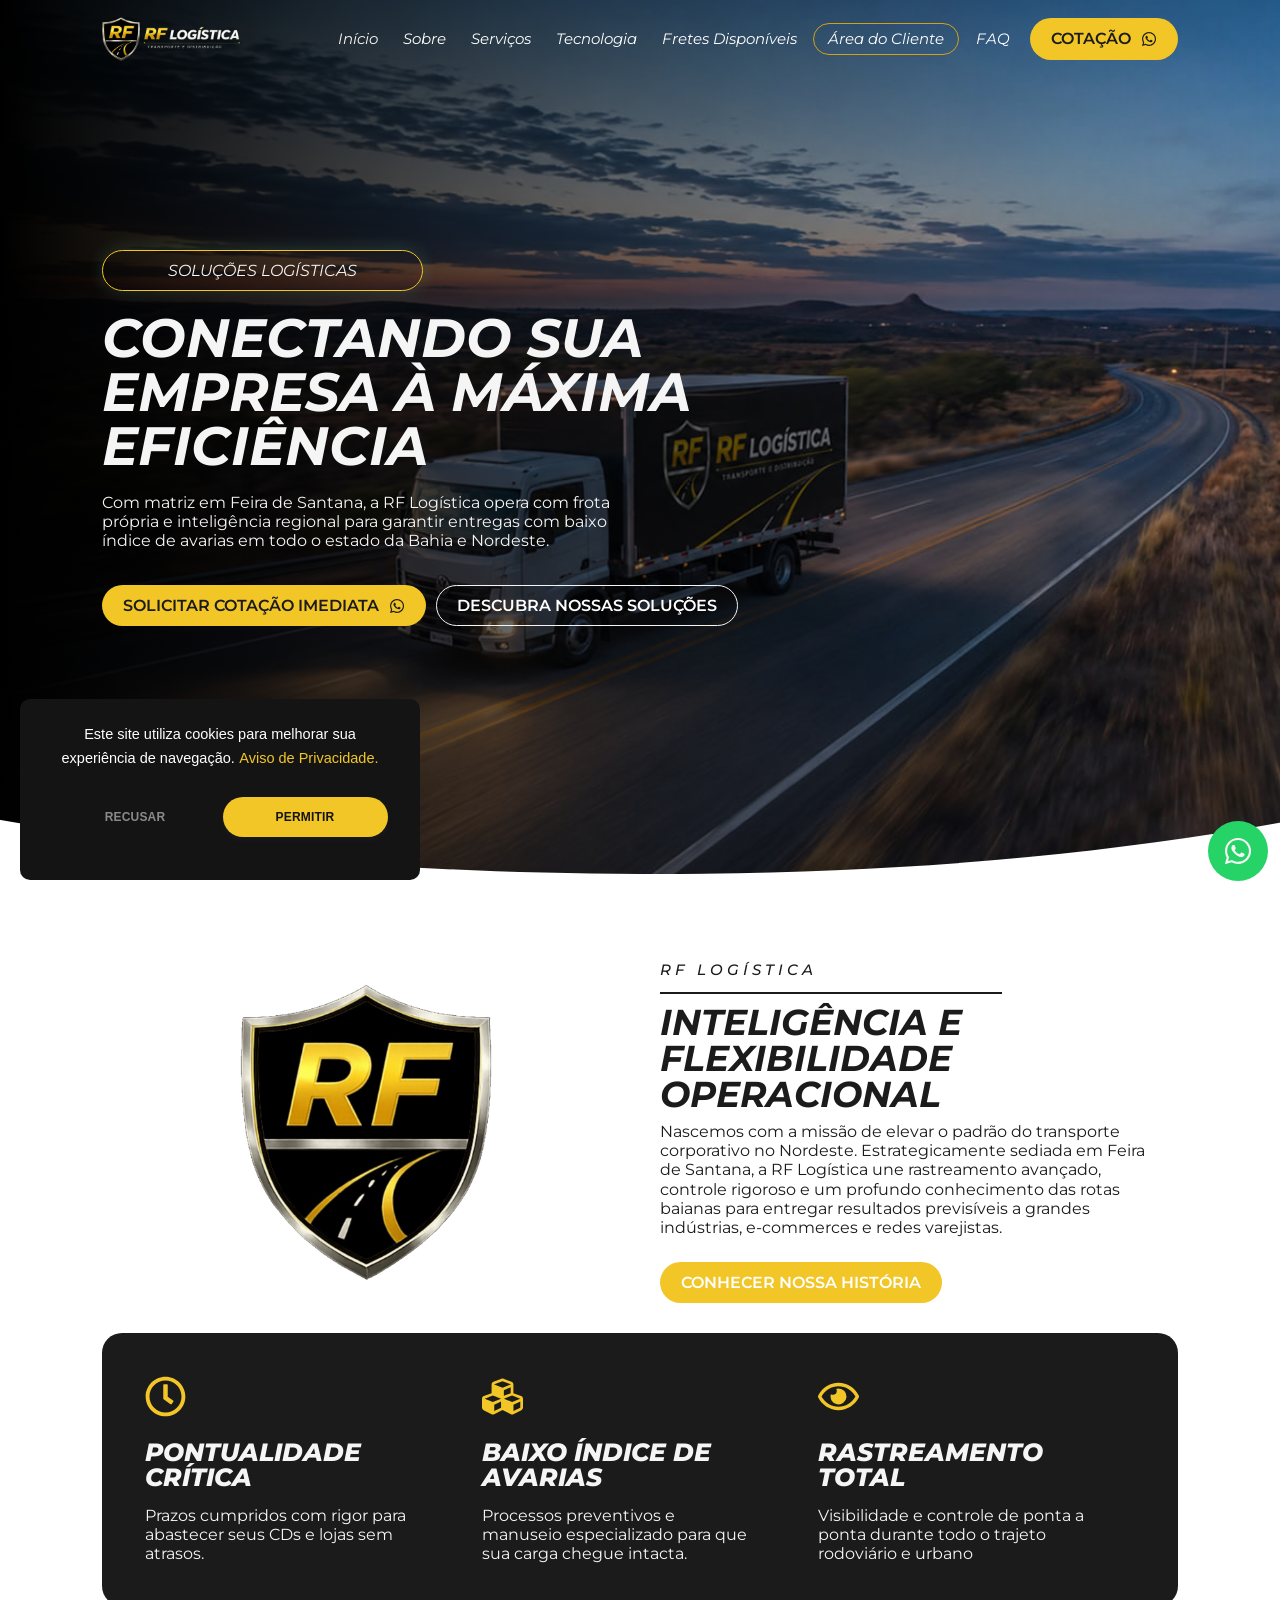
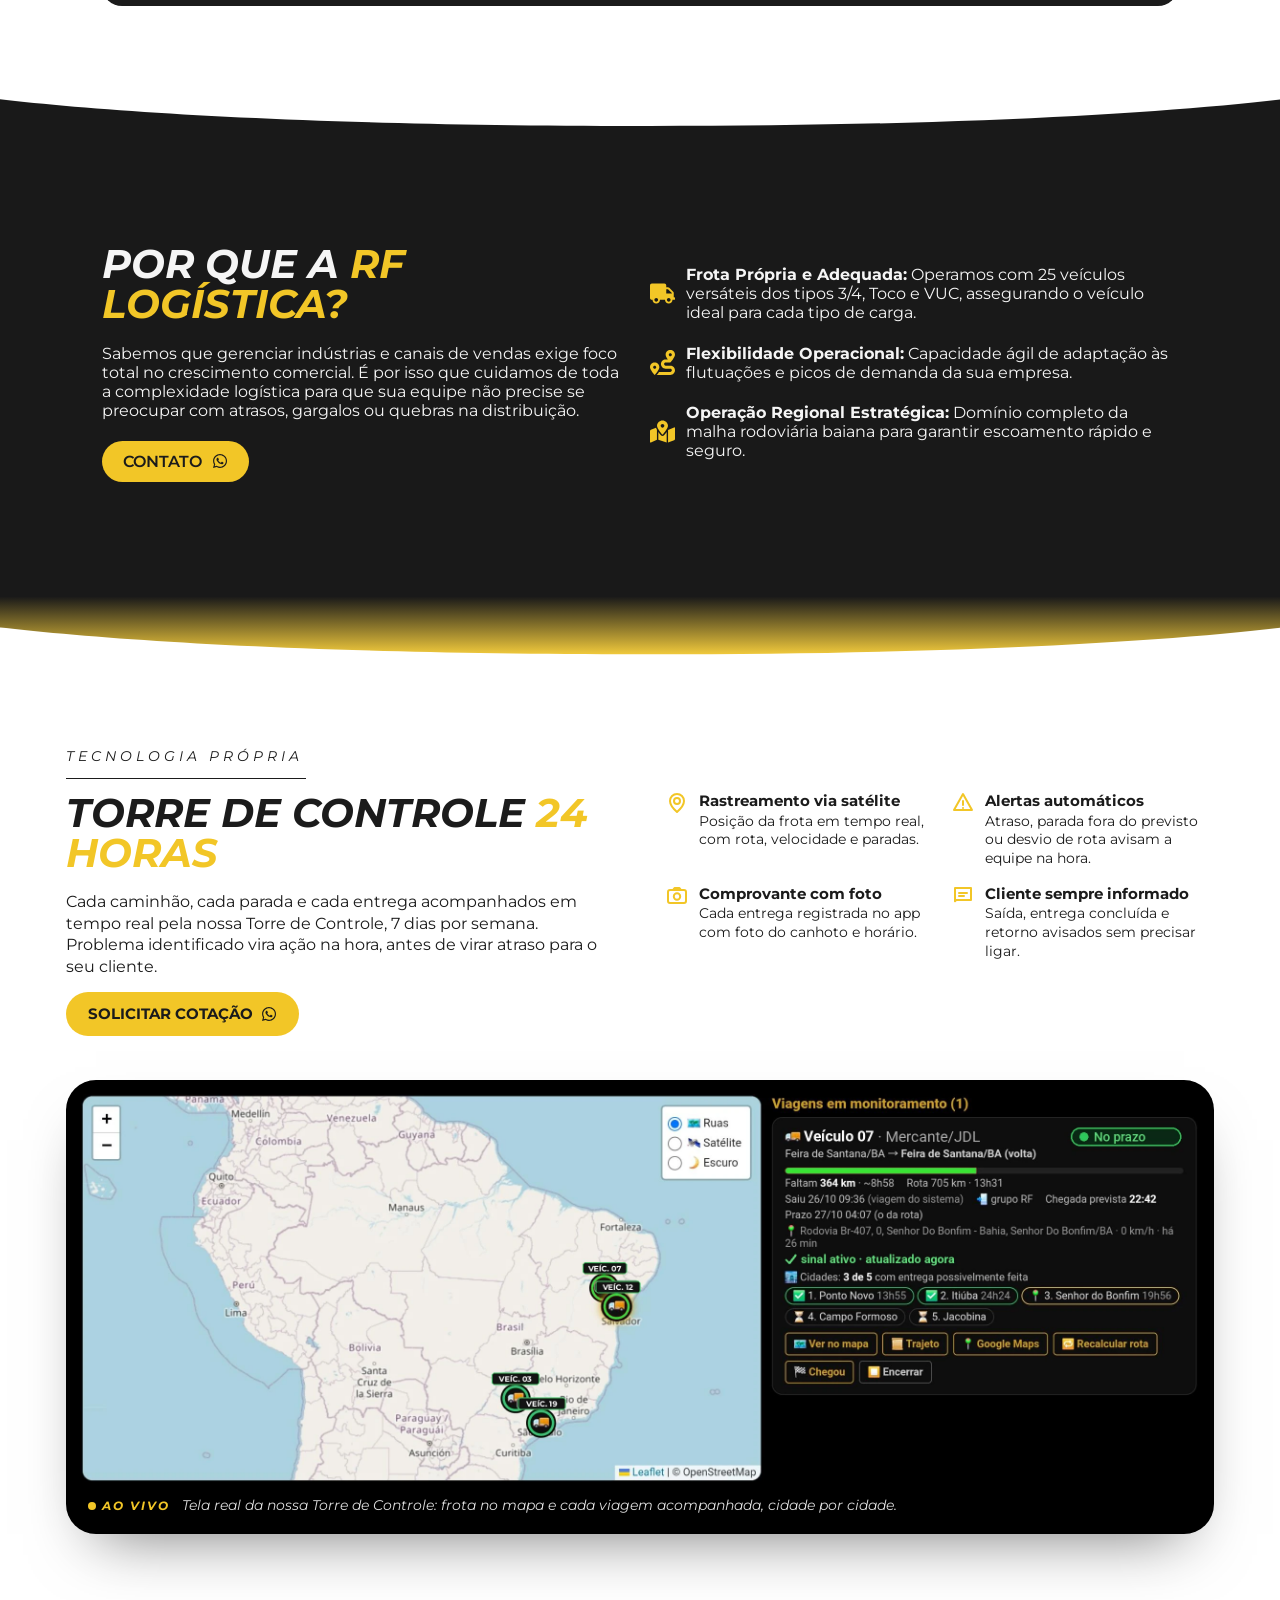
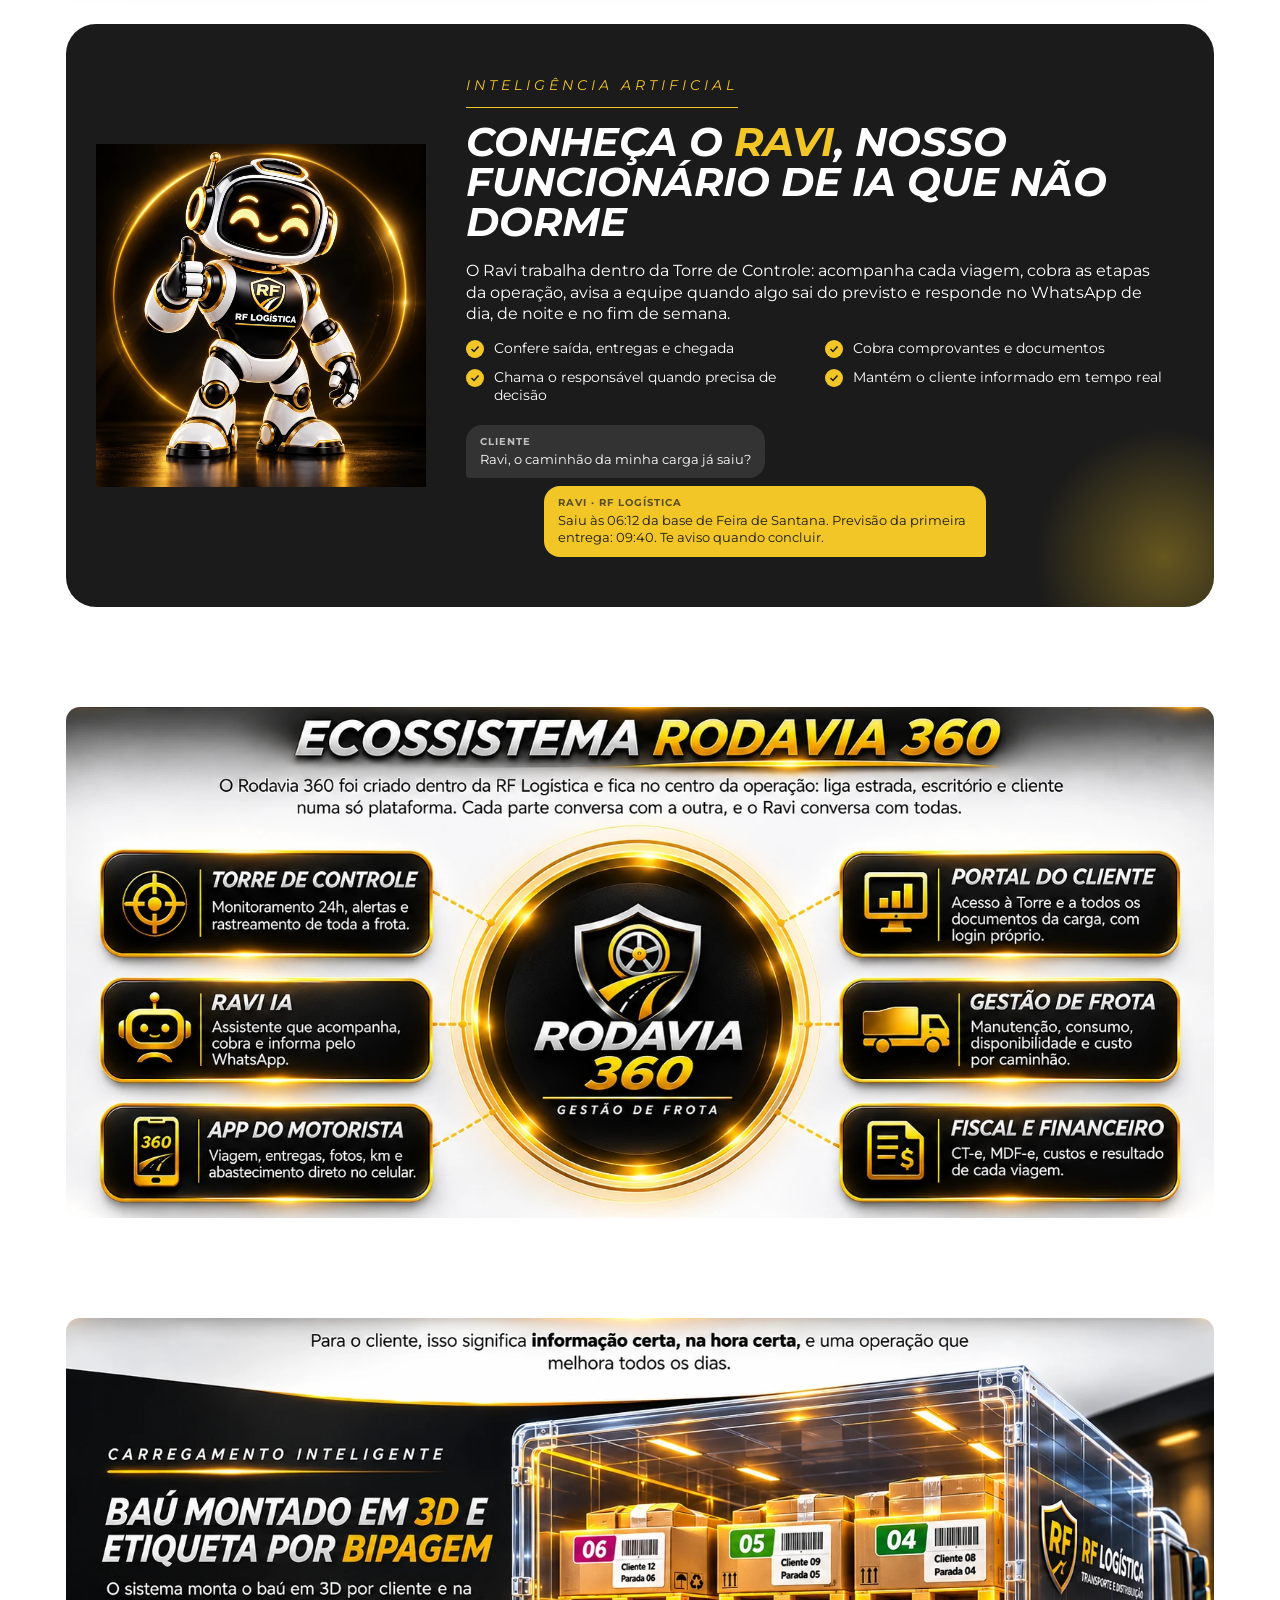
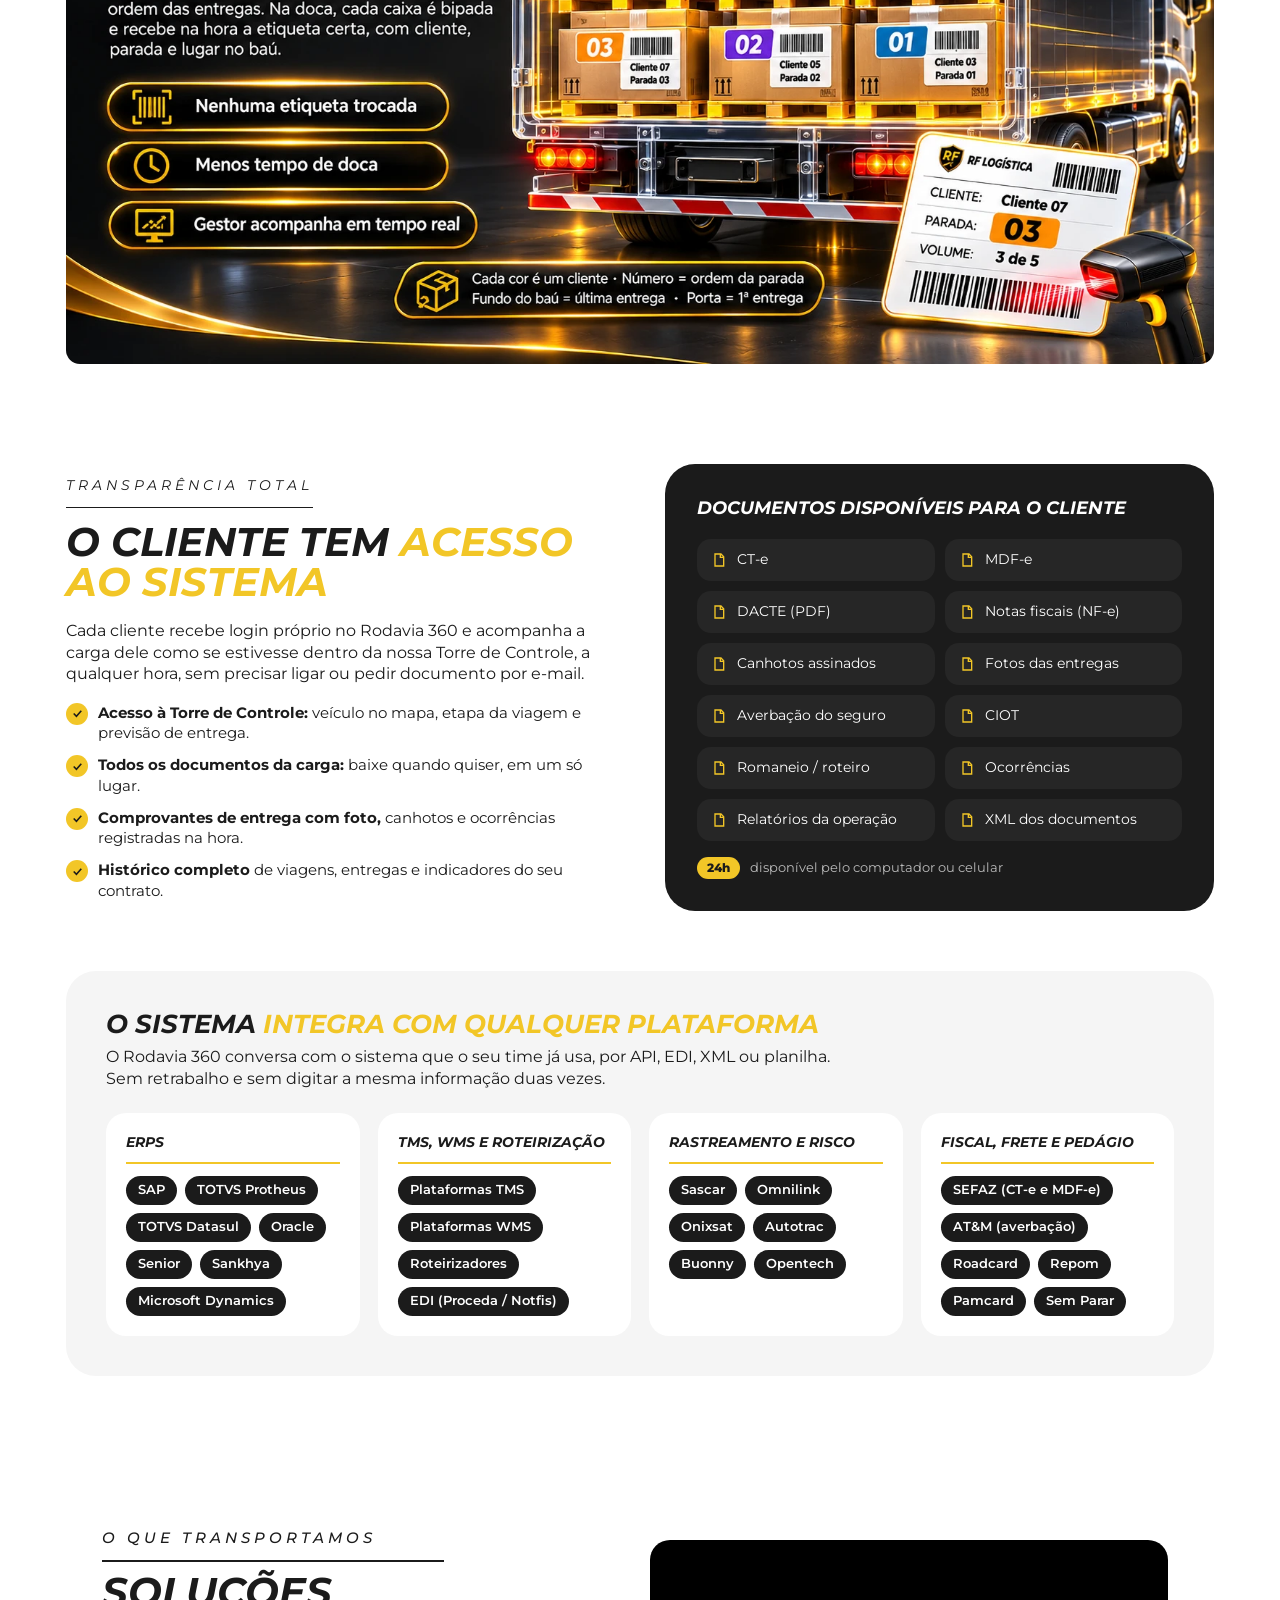
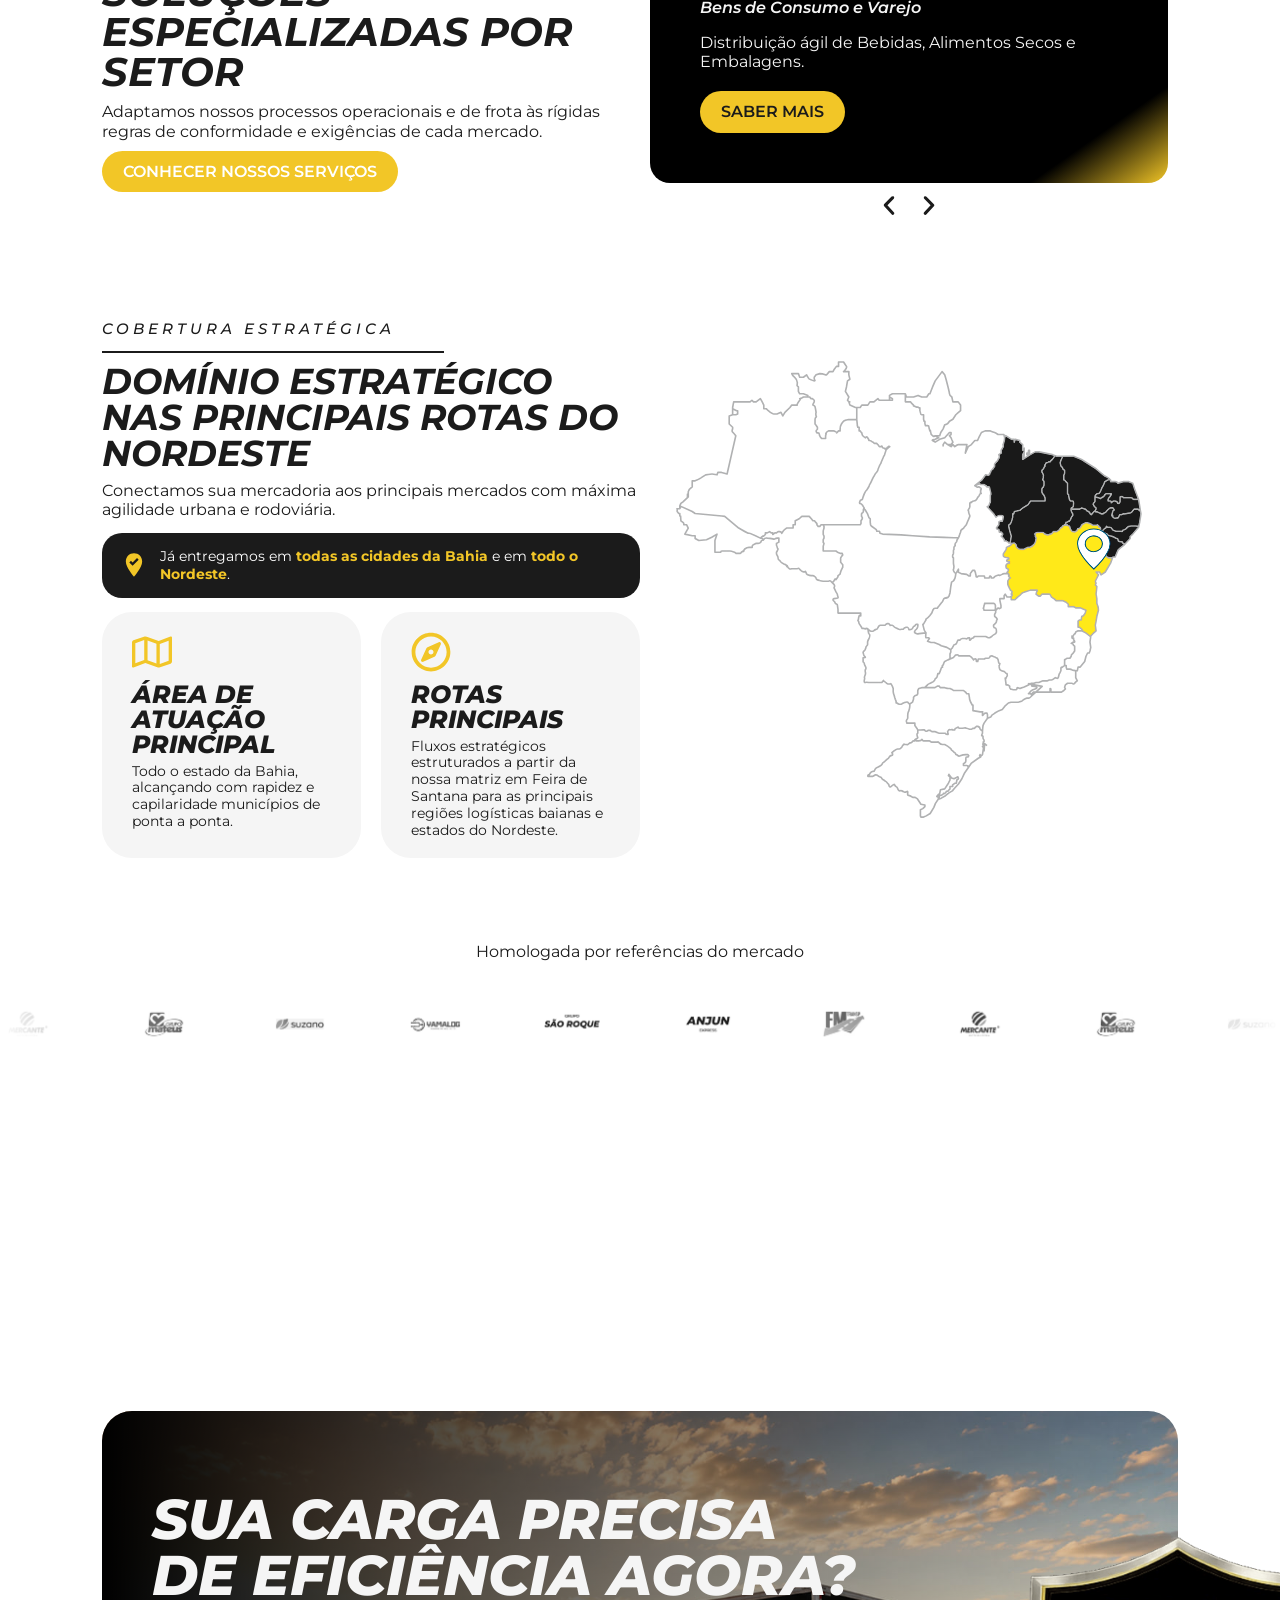
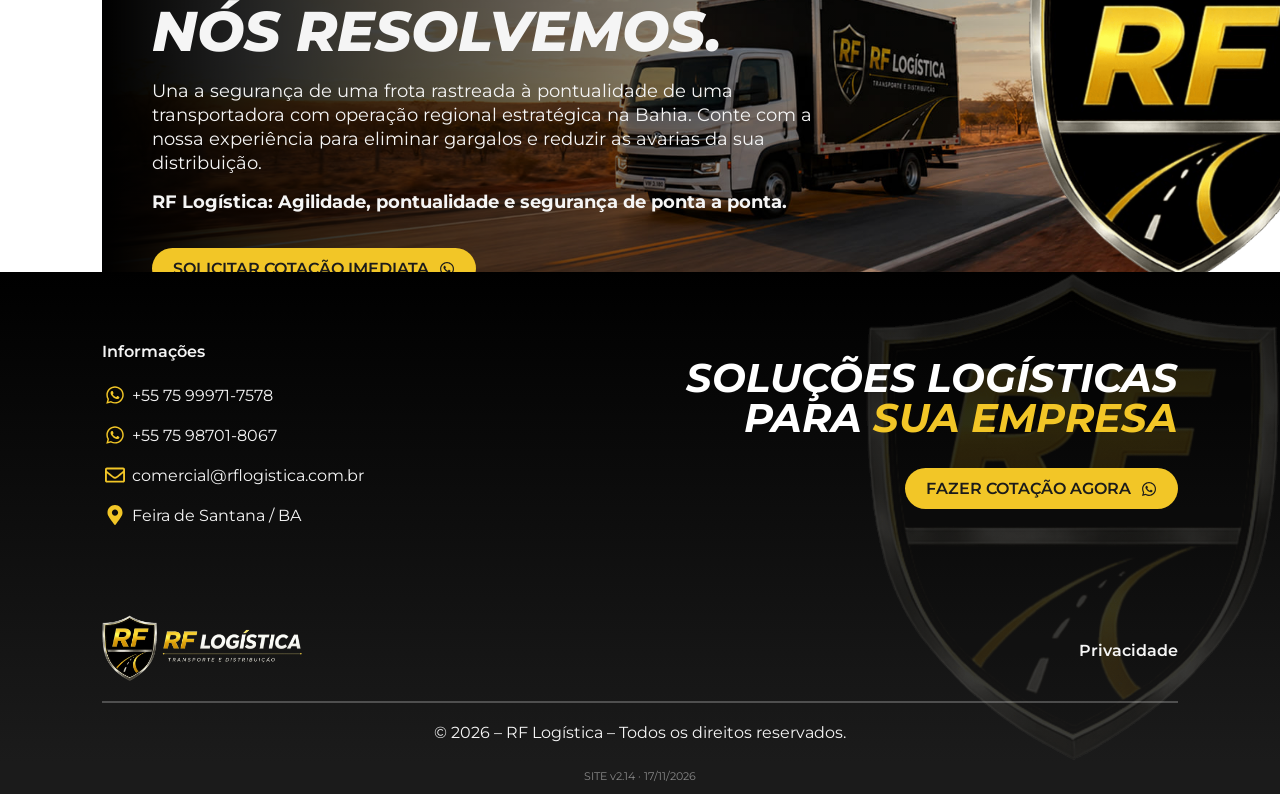
<file: index.html>
<!doctype html>
<html lang="pt-BR">
<head>
	<meta charset="UTF-8">
	<meta name="viewport" content="width=device-width, initial-scale=1">
	<link rel="profile" href="https://gmpg.org/xfn/11">
	<title>RF Logística &#8211; Transporte rodoviário de cargas</title>
<meta name="rf-sistema" content="SITE">
<meta name="rf-sistema-nome" content="Site institucional RF Logística">
<meta name="rf-versao" content="v2.14">
<meta name="rf-data" content="2026-11-17">
<meta name="rf-cliente" content="RF Logística">
<link rel='stylesheet' id='rf-novidades-css' href='/assets/rf/rf-novidades.css' media='all' />

<meta name='robots' content='max-image-preview:large' />
<style id="wp-img-auto-sizes-contain-inline-css">
img:is([sizes=auto i],[sizes^="auto," i]){contain-intrinsic-size:3000px 1500px}
/*# sourceURL=wp-img-auto-sizes-contain-inline-css */
</style>
<style id="wp-emoji-styles-inline-css">

	img.wp-smiley, img.emoji {
		display: inline !important;
		border: none !important;
		box-shadow: none !important;
		height: 1em !important;
		width: 1em !important;
		margin: 0 0.07em !important;
		vertical-align: -0.1em !important;
		background: none !important;
		padding: 0 !important;
	}
/*# sourceURL=wp-emoji-styles-inline-css */
</style>
<style id="global-styles-inline-css">
:root{--wp--preset--aspect-ratio--square: 1;--wp--preset--aspect-ratio--4-3: 4/3;--wp--preset--aspect-ratio--3-4: 3/4;--wp--preset--aspect-ratio--3-2: 3/2;--wp--preset--aspect-ratio--2-3: 2/3;--wp--preset--aspect-ratio--16-9: 16/9;--wp--preset--aspect-ratio--9-16: 9/16;--wp--preset--color--black: #000000;--wp--preset--color--cyan-bluish-gray: #abb8c3;--wp--preset--color--white: #ffffff;--wp--preset--color--pale-pink: #f78da7;--wp--preset--color--vivid-red: #cf2e2e;--wp--preset--color--luminous-vivid-orange: #ff6900;--wp--preset--color--luminous-vivid-amber: #fcb900;--wp--preset--color--light-green-cyan: #7bdcb5;--wp--preset--color--vivid-green-cyan: #00d084;--wp--preset--color--pale-cyan-blue: #8ed1fc;--wp--preset--color--vivid-cyan-blue: #0693e3;--wp--preset--color--vivid-purple: #9b51e0;--wp--preset--gradient--vivid-cyan-blue-to-vivid-purple: linear-gradient(135deg,rgb(6,147,227) 0%,rgb(155,81,224) 100%);--wp--preset--gradient--light-green-cyan-to-vivid-green-cyan: linear-gradient(135deg,rgb(122,220,180) 0%,rgb(0,208,130) 100%);--wp--preset--gradient--luminous-vivid-amber-to-luminous-vivid-orange: linear-gradient(135deg,rgb(252,185,0) 0%,rgb(255,105,0) 100%);--wp--preset--gradient--luminous-vivid-orange-to-vivid-red: linear-gradient(135deg,rgb(255,105,0) 0%,rgb(207,46,46) 100%);--wp--preset--gradient--very-light-gray-to-cyan-bluish-gray: linear-gradient(135deg,rgb(238,238,238) 0%,rgb(169,184,195) 100%);--wp--preset--gradient--cool-to-warm-spectrum: linear-gradient(135deg,rgb(74,234,220) 0%,rgb(151,120,209) 20%,rgb(207,42,186) 40%,rgb(238,44,130) 60%,rgb(251,105,98) 80%,rgb(254,248,76) 100%);--wp--preset--gradient--blush-light-purple: linear-gradient(135deg,rgb(255,206,236) 0%,rgb(152,150,240) 100%);--wp--preset--gradient--blush-bordeaux: linear-gradient(135deg,rgb(254,205,165) 0%,rgb(254,45,45) 50%,rgb(107,0,62) 100%);--wp--preset--gradient--luminous-dusk: linear-gradient(135deg,rgb(255,203,112) 0%,rgb(199,81,192) 50%,rgb(65,88,208) 100%);--wp--preset--gradient--pale-ocean: linear-gradient(135deg,rgb(255,245,203) 0%,rgb(182,227,212) 50%,rgb(51,167,181) 100%);--wp--preset--gradient--electric-grass: linear-gradient(135deg,rgb(202,248,128) 0%,rgb(113,206,126) 100%);--wp--preset--gradient--midnight: linear-gradient(135deg,rgb(2,3,129) 0%,rgb(40,116,252) 100%);--wp--preset--font-size--small: 13px;--wp--preset--font-size--medium: 20px;--wp--preset--font-size--large: 36px;--wp--preset--font-size--x-large: 42px;--wp--preset--spacing--20: 0.44rem;--wp--preset--spacing--30: 0.67rem;--wp--preset--spacing--40: 1rem;--wp--preset--spacing--50: 1.5rem;--wp--preset--spacing--60: 2.25rem;--wp--preset--spacing--70: 3.38rem;--wp--preset--spacing--80: 5.06rem;--wp--preset--shadow--natural: 6px 6px 9px rgba(0, 0, 0, 0.2);--wp--preset--shadow--deep: 12px 12px 50px rgba(0, 0, 0, 0.4);--wp--preset--shadow--sharp: 6px 6px 0px rgba(0, 0, 0, 0.2);--wp--preset--shadow--outlined: 6px 6px 0px -3px rgb(255, 255, 255), 6px 6px rgb(0, 0, 0);--wp--preset--shadow--crisp: 6px 6px 0px rgb(0, 0, 0);}:root { --wp--style--global--content-size: 800px;--wp--style--global--wide-size: 1200px; }:where(body) { margin: 0; }.wp-site-blocks > .alignleft { float: left; margin-right: 2em; }.wp-site-blocks > .alignright { float: right; margin-left: 2em; }.wp-site-blocks > .aligncenter { justify-content: center; margin-left: auto; margin-right: auto; }:where(.wp-site-blocks) > * { margin-block-start: 24px; margin-block-end: 0; }:where(.wp-site-blocks) > :first-child { margin-block-start: 0; }:where(.wp-site-blocks) > :last-child { margin-block-end: 0; }:root { --wp--style--block-gap: 24px; }:root :where(.is-layout-flow) > :first-child{margin-block-start: 0;}:root :where(.is-layout-flow) > :last-child{margin-block-end: 0;}:root :where(.is-layout-flow) > *{margin-block-start: 24px;margin-block-end: 0;}:root :where(.is-layout-constrained) > :first-child{margin-block-start: 0;}:root :where(.is-layout-constrained) > :last-child{margin-block-end: 0;}:root :where(.is-layout-constrained) > *{margin-block-start: 24px;margin-block-end: 0;}:root :where(.is-layout-flex){gap: 24px;}:root :where(.is-layout-grid){gap: 24px;}.is-layout-flow > .alignleft{float: left;margin-inline-start: 0;margin-inline-end: 2em;}.is-layout-flow > .alignright{float: right;margin-inline-start: 2em;margin-inline-end: 0;}.is-layout-flow > .aligncenter{margin-left: auto !important;margin-right: auto !important;}.is-layout-constrained > .alignleft{float: left;margin-inline-start: 0;margin-inline-end: 2em;}.is-layout-constrained > .alignright{float: right;margin-inline-start: 2em;margin-inline-end: 0;}.is-layout-constrained > .aligncenter{margin-left: auto !important;margin-right: auto !important;}.is-layout-constrained > :where(:not(.alignleft):not(.alignright):not(.alignfull)){max-width: var(--wp--style--global--content-size);margin-left: auto !important;margin-right: auto !important;}.is-layout-constrained > .alignwide{max-width: var(--wp--style--global--wide-size);}body .is-layout-flex{display: flex;}.is-layout-flex{flex-wrap: wrap;align-items: center;}.is-layout-flex > :is(*, div){margin: 0;}body .is-layout-grid{display: grid;}.is-layout-grid > :is(*, div){margin: 0;}body{padding-top: 0px;padding-right: 0px;padding-bottom: 0px;padding-left: 0px;}:root :where(.wp-element-button, .wp-block-button__link){background-color: #32373c;border-width: 0;color: #fff;font-family: inherit;font-size: inherit;font-style: inherit;font-weight: inherit;letter-spacing: inherit;line-height: inherit;padding-top: calc(0.667em + 2px);padding-right: calc(1.333em + 2px);padding-bottom: calc(0.667em + 2px);padding-left: calc(1.333em + 2px);text-decoration: none;text-transform: inherit;}.has-black-color{color: var(--wp--preset--color--black) !important;}.has-cyan-bluish-gray-color{color: var(--wp--preset--color--cyan-bluish-gray) !important;}.has-white-color{color: var(--wp--preset--color--white) !important;}.has-pale-pink-color{color: var(--wp--preset--color--pale-pink) !important;}.has-vivid-red-color{color: var(--wp--preset--color--vivid-red) !important;}.has-luminous-vivid-orange-color{color: var(--wp--preset--color--luminous-vivid-orange) !important;}.has-luminous-vivid-amber-color{color: var(--wp--preset--color--luminous-vivid-amber) !important;}.has-light-green-cyan-color{color: var(--wp--preset--color--light-green-cyan) !important;}.has-vivid-green-cyan-color{color: var(--wp--preset--color--vivid-green-cyan) !important;}.has-pale-cyan-blue-color{color: var(--wp--preset--color--pale-cyan-blue) !important;}.has-vivid-cyan-blue-color{color: var(--wp--preset--color--vivid-cyan-blue) !important;}.has-vivid-purple-color{color: var(--wp--preset--color--vivid-purple) !important;}.has-black-background-color{background-color: var(--wp--preset--color--black) !important;}.has-cyan-bluish-gray-background-color{background-color: var(--wp--preset--color--cyan-bluish-gray) !important;}.has-white-background-color{background-color: var(--wp--preset--color--white) !important;}.has-pale-pink-background-color{background-color: var(--wp--preset--color--pale-pink) !important;}.has-vivid-red-background-color{background-color: var(--wp--preset--color--vivid-red) !important;}.has-luminous-vivid-orange-background-color{background-color: var(--wp--preset--color--luminous-vivid-orange) !important;}.has-luminous-vivid-amber-background-color{background-color: var(--wp--preset--color--luminous-vivid-amber) !important;}.has-light-green-cyan-background-color{background-color: var(--wp--preset--color--light-green-cyan) !important;}.has-vivid-green-cyan-background-color{background-color: var(--wp--preset--color--vivid-green-cyan) !important;}.has-pale-cyan-blue-background-color{background-color: var(--wp--preset--color--pale-cyan-blue) !important;}.has-vivid-cyan-blue-background-color{background-color: var(--wp--preset--color--vivid-cyan-blue) !important;}.has-vivid-purple-background-color{background-color: var(--wp--preset--color--vivid-purple) !important;}.has-black-border-color{border-color: var(--wp--preset--color--black) !important;}.has-cyan-bluish-gray-border-color{border-color: var(--wp--preset--color--cyan-bluish-gray) !important;}.has-white-border-color{border-color: var(--wp--preset--color--white) !important;}.has-pale-pink-border-color{border-color: var(--wp--preset--color--pale-pink) !important;}.has-vivid-red-border-color{border-color: var(--wp--preset--color--vivid-red) !important;}.has-luminous-vivid-orange-border-color{border-color: var(--wp--preset--color--luminous-vivid-orange) !important;}.has-luminous-vivid-amber-border-color{border-color: var(--wp--preset--color--luminous-vivid-amber) !important;}.has-light-green-cyan-border-color{border-color: var(--wp--preset--color--light-green-cyan) !important;}.has-vivid-green-cyan-border-color{border-color: var(--wp--preset--color--vivid-green-cyan) !important;}.has-pale-cyan-blue-border-color{border-color: var(--wp--preset--color--pale-cyan-blue) !important;}.has-vivid-cyan-blue-border-color{border-color: var(--wp--preset--color--vivid-cyan-blue) !important;}.has-vivid-purple-border-color{border-color: var(--wp--preset--color--vivid-purple) !important;}.has-vivid-cyan-blue-to-vivid-purple-gradient-background{background: var(--wp--preset--gradient--vivid-cyan-blue-to-vivid-purple) !important;}.has-light-green-cyan-to-vivid-green-cyan-gradient-background{background: var(--wp--preset--gradient--light-green-cyan-to-vivid-green-cyan) !important;}.has-luminous-vivid-amber-to-luminous-vivid-orange-gradient-background{background: var(--wp--preset--gradient--luminous-vivid-amber-to-luminous-vivid-orange) !important;}.has-luminous-vivid-orange-to-vivid-red-gradient-background{background: var(--wp--preset--gradient--luminous-vivid-orange-to-vivid-red) !important;}.has-very-light-gray-to-cyan-bluish-gray-gradient-background{background: var(--wp--preset--gradient--very-light-gray-to-cyan-bluish-gray) !important;}.has-cool-to-warm-spectrum-gradient-background{background: var(--wp--preset--gradient--cool-to-warm-spectrum) !important;}.has-blush-light-purple-gradient-background{background: var(--wp--preset--gradient--blush-light-purple) !important;}.has-blush-bordeaux-gradient-background{background: var(--wp--preset--gradient--blush-bordeaux) !important;}.has-luminous-dusk-gradient-background{background: var(--wp--preset--gradient--luminous-dusk) !important;}.has-pale-ocean-gradient-background{background: var(--wp--preset--gradient--pale-ocean) !important;}.has-electric-grass-gradient-background{background: var(--wp--preset--gradient--electric-grass) !important;}.has-midnight-gradient-background{background: var(--wp--preset--gradient--midnight) !important;}.has-small-font-size{font-size: var(--wp--preset--font-size--small) !important;}.has-medium-font-size{font-size: var(--wp--preset--font-size--medium) !important;}.has-large-font-size{font-size: var(--wp--preset--font-size--large) !important;}.has-x-large-font-size{font-size: var(--wp--preset--font-size--x-large) !important;}
:root :where(.wp-block-icon svg){width: 24px;}
:root :where(.wp-block-pullquote){font-size: 1.5em;line-height: 1.6;}
/*# sourceURL=global-styles-inline-css */
</style>
<link rel='stylesheet' id='hello-elementor-css' href='wp-content/themes/hello-elementor/assets/css/reset.css' media='all' />
<link rel='stylesheet' id='hello-elementor-theme-style-css' href='wp-content/themes/hello-elementor/assets/css/theme.css' media='all' />
<link rel='stylesheet' id='hello-elementor-header-footer-css' href='wp-content/themes/hello-elementor/assets/css/header-footer.css' media='all' />
<link rel='stylesheet' id='elementor-frontend-css' href='wp-content/plugins/elementor/assets/css/frontend.min.css' media='all' />
<link rel='stylesheet' id='elementor-post-5-css' href='wp-content/uploads/elementor/css/post-5.css' media='all' />
<link rel='stylesheet' id='widget-image-css' href='wp-content/plugins/elementor/assets/css/widget-image.min.css' media='all' />
<link rel='stylesheet' id='widget-nav-menu-css' href='wp-content/plugins/pro-elements/assets/css/widget-nav-menu.min.css' media='all' />
<link rel='stylesheet' id='e-animation-shrink-css' href='wp-content/plugins/elementor/assets/lib/animations/styles/e-animation-shrink.min.css' media='all' />
<link rel='stylesheet' id='e-sticky-css' href='wp-content/plugins/pro-elements/assets/css/modules/sticky.min.css' media='all' />
<link rel='stylesheet' id='widget-icon-list-css' href='wp-content/plugins/elementor/assets/css/widget-icon-list.min.css' media='all' />
<link rel='stylesheet' id='widget-icon-box-css' href='wp-content/plugins/elementor/assets/css/widget-icon-box.min.css' media='all' />
<link rel='stylesheet' id='widget-heading-css' href='wp-content/plugins/elementor/assets/css/widget-heading.min.css' media='all' />
<link rel='stylesheet' id='e-animation-float-css' href='wp-content/plugins/elementor/assets/lib/animations/styles/e-animation-float.min.css' media='all' />
<link rel='stylesheet' id='widget-form-css' href='wp-content/plugins/pro-elements/assets/css/widget-form.min.css' media='all' />
<link rel='stylesheet' id='e-popup-css' href='wp-content/plugins/pro-elements/assets/css/conditionals/popup.min.css' media='all' />
<link rel='stylesheet' id='e-animation-fadeInLeft-css' href='wp-content/plugins/elementor/assets/lib/animations/styles/fadeInLeft.min.css' media='all' />
<link rel='stylesheet' id='e-animation-fadeInRight-css' href='wp-content/plugins/elementor/assets/lib/animations/styles/fadeInRight.min.css' media='all' />
<link rel='stylesheet' id='e-shapes-css' href='wp-content/plugins/elementor/assets/css/conditionals/shapes.min.css' media='all' />
<link rel='stylesheet' id='e-animation-slideInUp-css' href='wp-content/plugins/elementor/assets/lib/animations/styles/slideInUp.min.css' media='all' />
<link rel='stylesheet' id='e-animation-fadeInDown-css' href='wp-content/plugins/elementor/assets/lib/animations/styles/fadeInDown.min.css' media='all' />
<link rel='stylesheet' id='widget-image-box-css' href='wp-content/plugins/elementor/assets/css/widget-image-box.min.css' media='all' />
<link rel='stylesheet' id='e-animation-fadeInUp-css' href='wp-content/plugins/elementor/assets/lib/animations/styles/fadeInUp.min.css' media='all' />
<link rel='stylesheet' id='swiper-css' href='wp-content/plugins/elementor/assets/lib/swiper/v8/css/swiper.min.css' media='all' />
<link rel='stylesheet' id='e-swiper-css' href='wp-content/plugins/elementor/assets/css/conditionals/e-swiper.min.css' media='all' />
<link rel='stylesheet' id='widget-nested-carousel-css' href='wp-content/plugins/pro-elements/assets/css/widget-nested-carousel.min.css' media='all' />
<link rel='stylesheet' id='widget-image-carousel-css' href='wp-content/plugins/elementor/assets/css/widget-image-carousel.min.css' media='all' />
<link rel='stylesheet' id='e-motion-fx-css' href='wp-content/plugins/pro-elements/assets/css/modules/motion-fx.min.css' media='all' />
<link rel='stylesheet' id='elementor-post-386-css' href='wp-content/uploads/elementor/css/post-386.css' media='all' />
<link rel='stylesheet' id='elementor-post-24-css' href='wp-content/uploads/elementor/css/post-24.css' media='all' />
<link rel='stylesheet' id='elementor-post-21-css' href='wp-content/uploads/elementor/css/post-21.css' media='all' />
<link rel='stylesheet' id='elementor-post-108-css' href='wp-content/uploads/elementor/css/post-108.css' media='all' />
<link rel='stylesheet' id='rf-fonts-css' href='assets/fonts.css' media='all' />
<script id="jquery-core-js" src="wp-includes/js/jquery/jquery.min.js"></script>
<script id="jquery-migrate-js" src="wp-includes/js/jquery/jquery-migrate.min.js"></script>
<meta name="generator" content="WordPress 7.0.8" />
<link rel="canonical" href="index.html" />
<link rel='shortlink' href='index.html' />
<meta name="generator" content="Elementor 4.3.5; features: e_font_icon_svg, additional_custom_breakpoints; settings: css_print_method-external, google_font-enabled, font_display-auto">
			<style>
				.e-con.e-parent:nth-of-type(n+4):not(.e-lazyloaded):not(.e-no-lazyload),
				.e-con.e-parent:nth-of-type(n+4):not(.e-lazyloaded):not(.e-no-lazyload) * {
					background-image: none !important;
				}
				@media screen and (max-height: 1024px) {
					.e-con.e-parent:nth-of-type(n+3):not(.e-lazyloaded):not(.e-no-lazyload),
					.e-con.e-parent:nth-of-type(n+3):not(.e-lazyloaded):not(.e-no-lazyload) * {
						background-image: none !important;
					}
				}
				@media screen and (max-height: 640px) {
					.e-con.e-parent:nth-of-type(n+2):not(.e-lazyloaded):not(.e-no-lazyload),
					.e-con.e-parent:nth-of-type(n+2):not(.e-lazyloaded):not(.e-no-lazyload) * {
						background-image: none !important;
					}
				}
			</style>
			<link rel="icon" href="wp-content/uploads/2026/03/Logo-RF-Fav-150x150.png" sizes="32x32" />
<link rel="icon" href="wp-content/uploads/2026/03/Logo-RF-Fav-300x300.png" sizes="192x192" />
<link rel="apple-touch-icon" href="wp-content/uploads/2026/03/Logo-RF-Fav-300x300.png" />
<meta name="msapplication-TileImage" content="https://rflogistica.com.br/wp-content/uploads/2026/03/Logo-RF-Fav-300x300.png" />
<style id="wp-custom-css">
a:focus {
box-shadow: 0 0 0 0 !important;
border: 0 none !important;
outline: 0 !important;
}

body, html {
overflow-x: hidden !important;
}

/Corrigir escrollamento no Mobile/
@media (max-width: 786px){
body, html {
overflow-x: hidden!important;
}
}

/* personalizar a barra em geral, aqui estou definindo 10px de largura para a barra vertical
e 10px de altura para a barra horizontal */
::-webkit-scrollbar {
width:8px;
height: 10px;
}

/* aqui é para personalizar o fundo da barra, neste caso estou colocando um fundo cinza escuro*/
::-webkit-scrollbar-track {
background:#1b1b1b
;
}

/* aqui é a alça da barra, que demonstra a altura que você está na página
estou colocando uma cor azul clara nela*/
::-webkit-scrollbar-thumb {
background: #F2C627
;
}
.page-title-section .page-header {
opacity: 0 !important;
}
</style>
</head>
<body class="home wp-singular page-template page-template-elementor_header_footer page page-id-386 wp-custom-logo wp-embed-responsive wp-theme-hello-elementor hello-elementor-default elementor-default elementor-template-full-width elementor-kit-5 elementor-page elementor-page-386">


<a class="skip-link screen-reader-text" href="index.html#content">Ir para o conteúdo</a>

		<header data-elementor-type="header" data-elementor-id="24" class="elementor elementor-24 elementor-location-header" data-elementor-post-type="elementor_library">
			<div class="elementor-element elementor-element-4d6e91e0 e-con-full e-flex e-con e-parent" data-id="4d6e91e0" data-element_type="container" data-e-type="container" data-settings="{&quot;background_background&quot;:&quot;classic&quot;,&quot;sticky&quot;:&quot;top&quot;,&quot;sticky_effects_offset&quot;:35,&quot;sticky_anchor_link_offset&quot;:35,&quot;sticky_on&quot;:[&quot;desktop&quot;,&quot;tablet&quot;,&quot;mobile&quot;],&quot;sticky_offset&quot;:0}">
		<div class="elementor-element elementor-element-6c301102 e-con-full e-flex e-con e-child" data-id="6c301102" data-element_type="container" data-e-type="container" data-settings="{&quot;background_background&quot;:&quot;classic&quot;}">
		<div class="elementor-element elementor-element-13e9931d e-con-full e-flex e-con e-child" data-id="13e9931d" data-element_type="container" data-e-type="container">
				<div class="elementor-element elementor-element-7a0f3de1 elementor-widget-tablet__width-initial elementor-widget-mobile__width-initial elementor-widget elementor-widget-image" data-id="7a0f3de1" data-element_type="widget" data-e-type="widget" data-widget_type="image.default">
																<a href="index.html">
							<img fetchpriority="high" width="2560" height="835" src="wp-content/uploads/2026/03/RF_LOGISTICA_LOGO_SEM_FUNDO-1-scaled.png" class="attachment-full size-full wp-image-1465" alt="" srcset="wp-content/uploads/2026/03/RF_LOGISTICA_LOGO_SEM_FUNDO-1-scaled.png 2560w, wp-content/uploads/2026/03/RF_LOGISTICA_LOGO_SEM_FUNDO-1-300x98.png 300w, wp-content/uploads/2026/03/RF_LOGISTICA_LOGO_SEM_FUNDO-1-1024x334.png 1024w, wp-content/uploads/2026/03/RF_LOGISTICA_LOGO_SEM_FUNDO-1-768x250.png 768w, wp-content/uploads/2026/03/RF_LOGISTICA_LOGO_SEM_FUNDO-1-1536x501.png 1536w, wp-content/uploads/2026/03/RF_LOGISTICA_LOGO_SEM_FUNDO-1-2048x668.png 2048w" sizes="(max-width: 2560px) 100vw, 2560px" />								</a>
															</div>
				</div>
		<div class="elementor-element elementor-element-90518f2 e-con-full e-flex e-con e-child" data-id="90518f2" data-element_type="container" data-e-type="container">
				<div class="elementor-element elementor-element-6617662e elementor-nav-menu__align-center elementor-nav-menu--stretch elementor-nav-menu--dropdown-tablet elementor-nav-menu__text-align-aside elementor-nav-menu--toggle elementor-nav-menu--burger elementor-widget elementor-widget-nav-menu" data-id="6617662e" data-element_type="widget" data-e-type="widget" data-settings="{&quot;full_width&quot;:&quot;stretch&quot;,&quot;layout&quot;:&quot;horizontal&quot;,&quot;submenu_icon&quot;:{&quot;value&quot;:&quot;&lt;svg aria-hidden=\&quot;true\&quot; class=\&quot;e-font-icon-svg e-fas-caret-down\&quot; viewBox=\&quot;0 0 320 512\&quot; xmlns=\&quot;http:\/\/www.w3.org\/2000\/svg\&quot;&gt;&lt;path d=\&quot;M31.3 192h257.3c17.8 0 26.7 21.5 14.1 34.1L174.1 354.8c-7.8 7.8-20.5 7.8-28.3 0L17.2 226.1C4.6 213.5 13.5 192 31.3 192z\&quot;&gt;&lt;\/path&gt;&lt;\/svg&gt;&quot;,&quot;library&quot;:&quot;fa-solid&quot;},&quot;toggle&quot;:&quot;burger&quot;}" data-widget_type="nav-menu.default">
								<nav aria-label="Menu" class="elementor-nav-menu--main elementor-nav-menu__container elementor-nav-menu--layout-horizontal e--pointer-none">
				<ul id="menu-1-6617662e" class="elementor-nav-menu"><li class="menu-item menu-item-type-post_type menu-item-object-page menu-item-home current-menu-item page_item page-item-386 current_page_item menu-item-628"><a href="index.html" aria-current="page" class="elementor-item elementor-item-active">Início</a></li>
<li class="menu-item menu-item-type-post_type menu-item-object-page menu-item-621"><a href="/sobre/" class="elementor-item">Sobre</a></li>
<li class="menu-item menu-item-type-post_type menu-item-object-page menu-item-622"><a href="/servicos/" class="elementor-item">Serviços</a></li>
<li class="menu-item menu-item-rfx"><a href="/#tecnologia" class="elementor-item">Tecnologia</a></li>
<li class="menu-item menu-item-fretes"><a href="/fretes/" class="elementor-item">Fretes Disponíveis</a></li>
<li class="menu-item menu-item-cliente" style="align-self:center"><a href="/cliente/" class="elementor-item" style="border:1px solid #D4A017;border-radius:999px;padding:6px 14px!important;line-height:1.2;margin:0 4px">Área do Cliente</a></li>
<li class="menu-item menu-item-type-post_type menu-item-object-page menu-item-623"><a href="/faq/" class="elementor-item">FAQ</a></li>
</ul>			</nav>
					<div class="elementor-menu-toggle" role="button" tabindex="0" aria-label="Menu Toggle" aria-expanded="false">
			<svg aria-hidden="true" role="presentation" class="elementor-menu-toggle__icon--open e-font-icon-svg e-eicon-menu-bar" viewBox="0 0 1000 1000" xmlns="http://www.w3.org/2000/svg"><path d="M104 333H896C929 333 958 304 958 271S929 208 896 208H104C71 208 42 237 42 271S71 333 104 333ZM104 583H896C929 583 958 554 958 521S929 458 896 458H104C71 458 42 487 42 521S71 583 104 583ZM104 833H896C929 833 958 804 958 771S929 708 896 708H104C71 708 42 737 42 771S71 833 104 833Z"></path></svg><svg aria-hidden="true" role="presentation" class="elementor-menu-toggle__icon--close e-font-icon-svg e-eicon-close" viewBox="0 0 1000 1000" xmlns="http://www.w3.org/2000/svg"><path d="M742 167L500 408 258 167C246 154 233 150 217 150 196 150 179 158 167 167 154 179 150 196 150 212 150 229 154 242 171 254L408 500 167 742C138 771 138 800 167 829 196 858 225 858 254 829L496 587 738 829C750 842 767 846 783 846 800 846 817 842 829 829 842 817 846 804 846 783 846 767 842 750 829 737L588 500 833 258C863 229 863 200 833 171 804 137 775 137 742 167Z"></path></svg>		</div>
					<nav class="elementor-nav-menu--dropdown elementor-nav-menu__container" aria-hidden="true">
				<ul id="menu-2-6617662e" class="elementor-nav-menu"><li class="menu-item menu-item-type-post_type menu-item-object-page menu-item-home current-menu-item page_item page-item-386 current_page_item menu-item-628"><a href="index.html" aria-current="page" class="elementor-item elementor-item-active" tabindex="-1">Início</a></li>
<li class="menu-item menu-item-type-post_type menu-item-object-page menu-item-621"><a href="/sobre/" class="elementor-item" tabindex="-1">Sobre</a></li>
<li class="menu-item menu-item-type-post_type menu-item-object-page menu-item-622"><a href="/servicos/" class="elementor-item" tabindex="-1">Serviços</a></li>
<li class="menu-item menu-item-rfx"><a href="/#tecnologia" class="elementor-item" tabindex="-1">Tecnologia</a></li>
<li class="menu-item menu-item-fretes"><a href="/fretes/" class="elementor-item" tabindex="-1">Fretes Disponíveis</a></li>
<li class="menu-item menu-item-cliente" style="align-self:center"><a href="/cliente/" class="elementor-item" tabindex="-1" style="border:1px solid #D4A017;border-radius:999px;padding:6px 14px!important;line-height:1.2;margin:0 4px">Área do Cliente</a></li>
<li class="menu-item menu-item-type-post_type menu-item-object-page menu-item-623"><a href="/faq/" class="elementor-item" tabindex="-1">FAQ</a></li>
</ul>			</nav>
						</div>
				<div class="elementor-element elementor-element-79144c2 elementor-widget elementor-widget-button" data-id="79144c2" data-element_type="widget" data-e-type="widget" data-widget_type="button.default">
										<a class="elementor-button elementor-button-link elementor-size-sm elementor-animation-shrink" href="#elementor-action%3Aaction%3Dpopup%3Aopen%26settings%3DeyJpZCI6IjEwOCIsInRvZ2dsZSI6ZmFsc2V9" target="_blank">
						<span class="elementor-button-content-wrapper">
						<span class="elementor-button-icon">
				<svg aria-hidden="true" class="e-font-icon-svg e-fab-whatsapp" viewBox="0 0 448 512" xmlns="http://www.w3.org/2000/svg"><path d="M380.9 97.1C339 55.1 283.2 32 223.9 32c-122.4 0-222 99.6-222 222 0 39.1 10.2 77.3 29.6 111L0 480l117.7-30.9c32.4 17.7 68.9 27 106.1 27h.1c122.3 0 224.1-99.6 224.1-222 0-59.3-25.2-115-67.1-157zm-157 341.6c-33.2 0-65.7-8.9-94-25.7l-6.7-4-69.8 18.3L72 359.2l-4.4-7c-18.5-29.4-28.2-63.3-28.2-98.2 0-101.7 82.8-184.5 184.6-184.5 49.3 0 95.6 19.2 130.4 54.1 34.8 34.9 56.2 81.2 56.1 130.5 0 101.8-84.9 184.6-186.6 184.6zm101.2-138.2c-5.5-2.8-32.8-16.2-37.9-18-5.1-1.9-8.8-2.8-12.5 2.8-3.7 5.6-14.3 18-17.6 21.8-3.2 3.7-6.5 4.2-12 1.4-32.6-16.3-54-29.1-75.5-66-5.7-9.8 5.7-9.1 16.3-30.3 1.8-3.7.9-6.9-.5-9.7-1.4-2.8-12.5-30.1-17.1-41.2-4.5-10.8-9.1-9.3-12.5-9.5-3.2-.2-6.9-.2-10.6-.2-3.7 0-9.7 1.4-14.8 6.9-5.1 5.6-19.4 19-19.4 46.3 0 27.3 19.9 53.7 22.6 57.4 2.8 3.7 39.1 59.7 94.8 83.8 35.2 15.2 49 16.5 66.6 13.9 10.7-1.6 32.8-13.4 37.4-26.4 4.6-13 4.6-24.1 3.2-26.4-1.3-2.5-5-3.9-10.5-6.6z"></path></svg>			</span>
									<span class="elementor-button-text">COTAÇÃO</span>
					</span>
					</a>
								</div>
				</div>
				</div>
				</div>
				</header>
				<div data-elementor-type="wp-page" data-elementor-id="386" class="elementor elementor-386" data-elementor-post-type="page">
				<div class="elementor-element elementor-element-d389f42 e-con-full e-flex e-con e-parent" data-id="d389f42" data-element_type="container" data-e-type="container" data-settings="{&quot;background_background&quot;:&quot;classic&quot;,&quot;animation&quot;:&quot;none&quot;,&quot;shape_divider_bottom&quot;:&quot;curve&quot;,&quot;shape_divider_bottom_negative&quot;:&quot;yes&quot;}">
				<div class="elementor-shape elementor-shape-bottom" aria-hidden="true" data-negative="true">
			<svg xmlns="http://www.w3.org/2000/svg" viewBox="0 0 1000 100" preserveAspectRatio="none">
	<path class="elementor-shape-fill" d="M500,97C126.7,96.3,0.8,19.8,0,0v100l1000,0V1C1000,19.4,873.3,97.8,500,97z"/>
</svg>		</div>
		<div class="elementor-element elementor-element-bdd29b0 e-con-full e-flex elementor-invisible e-con e-child" data-id="bdd29b0" data-element_type="container" data-e-type="container" data-settings="{&quot;animation&quot;:&quot;fadeInLeft&quot;,&quot;animation_delay&quot;:300}">
				<div class="elementor-element elementor-element-1b914aa elementor-widget__width-initial elementor-widget elementor-widget-heading" data-id="1b914aa" data-element_type="widget" data-e-type="widget" data-widget_type="heading.default">
					<h2 class="elementor-heading-title elementor-size-default">Soluções Logísticas</h2>				</div>
				<div class="elementor-element elementor-element-c2a588b elementor-widget__width-initial elementor-widget elementor-widget-heading" data-id="c2a588b" data-element_type="widget" data-e-type="widget" data-widget_type="heading.default">
					<h2 class="elementor-heading-title elementor-size-default">Conectando sua empresa à máxima eficiência</h2>				</div>
				<div class="elementor-element elementor-element-273812f elementor-widget__width-initial elementor-widget elementor-widget-text-editor" data-id="273812f" data-element_type="widget" data-e-type="widget" data-widget_type="text-editor.default">
									<p>Com matriz em Feira de Santana, a RF Logística opera com frota própria e inteligência regional para garantir entregas com baixo índice de avarias em todo o estado da Bahia e Nordeste.</p>								</div>
		<div class="elementor-element elementor-element-53a0621 e-con-full e-flex e-con e-child" data-id="53a0621" data-element_type="container" data-e-type="container">
				<div class="elementor-element elementor-element-7af5253 elementor-mobile-align-center elementor-widget elementor-widget-button" data-id="7af5253" data-element_type="widget" data-e-type="widget" data-widget_type="button.default">
										<a class="elementor-button elementor-button-link elementor-size-sm elementor-animation-shrink" href="#elementor-action%3Aaction%3Dpopup%3Aopen%26settings%3DeyJpZCI6IjEwOCIsInRvZ2dsZSI6ZmFsc2V9" target="_blank">
						<span class="elementor-button-content-wrapper">
						<span class="elementor-button-icon">
				<svg aria-hidden="true" class="e-font-icon-svg e-fab-whatsapp" viewBox="0 0 448 512" xmlns="http://www.w3.org/2000/svg"><path d="M380.9 97.1C339 55.1 283.2 32 223.9 32c-122.4 0-222 99.6-222 222 0 39.1 10.2 77.3 29.6 111L0 480l117.7-30.9c32.4 17.7 68.9 27 106.1 27h.1c122.3 0 224.1-99.6 224.1-222 0-59.3-25.2-115-67.1-157zm-157 341.6c-33.2 0-65.7-8.9-94-25.7l-6.7-4-69.8 18.3L72 359.2l-4.4-7c-18.5-29.4-28.2-63.3-28.2-98.2 0-101.7 82.8-184.5 184.6-184.5 49.3 0 95.6 19.2 130.4 54.1 34.8 34.9 56.2 81.2 56.1 130.5 0 101.8-84.9 184.6-186.6 184.6zm101.2-138.2c-5.5-2.8-32.8-16.2-37.9-18-5.1-1.9-8.8-2.8-12.5 2.8-3.7 5.6-14.3 18-17.6 21.8-3.2 3.7-6.5 4.2-12 1.4-32.6-16.3-54-29.1-75.5-66-5.7-9.8 5.7-9.1 16.3-30.3 1.8-3.7.9-6.9-.5-9.7-1.4-2.8-12.5-30.1-17.1-41.2-4.5-10.8-9.1-9.3-12.5-9.5-3.2-.2-6.9-.2-10.6-.2-3.7 0-9.7 1.4-14.8 6.9-5.1 5.6-19.4 19-19.4 46.3 0 27.3 19.9 53.7 22.6 57.4 2.8 3.7 39.1 59.7 94.8 83.8 35.2 15.2 49 16.5 66.6 13.9 10.7-1.6 32.8-13.4 37.4-26.4 4.6-13 4.6-24.1 3.2-26.4-1.3-2.5-5-3.9-10.5-6.6z"></path></svg>			</span>
									<span class="elementor-button-text">SOLICITAR COTAÇÃO IMEDIATA</span>
					</span>
					</a>
								</div>
				<div class="elementor-element elementor-element-394f0fb elementor-widget elementor-widget-button" data-id="394f0fb" data-element_type="widget" data-e-type="widget" data-widget_type="button.default">
										<a class="elementor-button elementor-button-link elementor-size-sm elementor-animation-shrink" href="/servicos">
						<span class="elementor-button-content-wrapper">
									<span class="elementor-button-text">Descubra nossas soluções</span>
					</span>
					</a>
								</div>
				</div>
				</div>
				<div class="elementor-element elementor-element-a5ece45 elementor-view-framed elementor-fixed elementor-shape-circle elementor-invisible elementor-widget elementor-widget-icon" data-id="a5ece45" data-element_type="widget" data-e-type="widget" data-settings="{&quot;_position&quot;:&quot;fixed&quot;,&quot;_animation&quot;:&quot;fadeInRight&quot;,&quot;_animation_delay&quot;:2000}" data-widget_type="icon.default">
							<div class="elementor-icon-wrapper">
			<a class="elementor-icon" href="#elementor-action%3Aaction%3Dpopup%3Aopen%26settings%3DeyJpZCI6IjEwOCIsInRvZ2dsZSI6ZmFsc2V9" target="_blank">
			<svg aria-hidden="true" class="e-font-icon-svg e-fab-whatsapp" viewBox="0 0 448 512" xmlns="http://www.w3.org/2000/svg"><path d="M380.9 97.1C339 55.1 283.2 32 223.9 32c-122.4 0-222 99.6-222 222 0 39.1 10.2 77.3 29.6 111L0 480l117.7-30.9c32.4 17.7 68.9 27 106.1 27h.1c122.3 0 224.1-99.6 224.1-222 0-59.3-25.2-115-67.1-157zm-157 341.6c-33.2 0-65.7-8.9-94-25.7l-6.7-4-69.8 18.3L72 359.2l-4.4-7c-18.5-29.4-28.2-63.3-28.2-98.2 0-101.7 82.8-184.5 184.6-184.5 49.3 0 95.6 19.2 130.4 54.1 34.8 34.9 56.2 81.2 56.1 130.5 0 101.8-84.9 184.6-186.6 184.6zm101.2-138.2c-5.5-2.8-32.8-16.2-37.9-18-5.1-1.9-8.8-2.8-12.5 2.8-3.7 5.6-14.3 18-17.6 21.8-3.2 3.7-6.5 4.2-12 1.4-32.6-16.3-54-29.1-75.5-66-5.7-9.8 5.7-9.1 16.3-30.3 1.8-3.7.9-6.9-.5-9.7-1.4-2.8-12.5-30.1-17.1-41.2-4.5-10.8-9.1-9.3-12.5-9.5-3.2-.2-6.9-.2-10.6-.2-3.7 0-9.7 1.4-14.8 6.9-5.1 5.6-19.4 19-19.4 46.3 0 27.3 19.9 53.7 22.6 57.4 2.8 3.7 39.1 59.7 94.8 83.8 35.2 15.2 49 16.5 66.6 13.9 10.7-1.6 32.8-13.4 37.4-26.4 4.6-13 4.6-24.1 3.2-26.4-1.3-2.5-5-3.9-10.5-6.6z"></path></svg>			</a>
		</div>
						</div>
				</div>
		<div class="elementor-element elementor-element-478d368 e-con-full e-flex e-con e-parent" data-id="478d368" data-element_type="container" data-e-type="container">
		<div class="elementor-element elementor-element-09203ef e-con-full e-flex e-con e-child" data-id="09203ef" data-element_type="container" data-e-type="container">
		<div class="elementor-element elementor-element-65ce298 e-con-full e-flex e-con e-child" data-id="65ce298" data-element_type="container" data-e-type="container">
				<div class="elementor-element elementor-element-b83ae9d elementor-widget__width-initial elementor-invisible elementor-widget elementor-widget-image" data-id="b83ae9d" data-element_type="widget" data-e-type="widget" data-settings="{&quot;_animation&quot;:&quot;slideInUp&quot;}" data-widget_type="image.default">
															<img decoding="async" width="726" height="857" src="wp-content/uploads/2026/03/RF_LOGISTICA_LOGO_SEM_FUNDO-2.png" class="attachment-full size-full wp-image-1466" alt="" srcset="wp-content/uploads/2026/03/RF_LOGISTICA_LOGO_SEM_FUNDO-2.png 726w, wp-content/uploads/2026/03/RF_LOGISTICA_LOGO_SEM_FUNDO-2-254x300.png 254w" sizes="(max-width: 726px) 100vw, 726px" />															</div>
				</div>
		<div class="elementor-element elementor-element-cde3256 e-con-full e-flex e-con e-child" data-id="cde3256" data-element_type="container" data-e-type="container">
				<div class="elementor-element elementor-element-8e8a822 elementor-widget__width-initial elementor-widget elementor-widget-heading" data-id="8e8a822" data-element_type="widget" data-e-type="widget" data-widget_type="heading.default">
					<h2 class="elementor-heading-title elementor-size-default">RF Logística</h2>				</div>
				<div class="elementor-element elementor-element-fe0ab7d elementor-widget__width-initial elementor-widget-tablet__width-auto elementor-invisible elementor-widget elementor-widget-heading" data-id="fe0ab7d" data-element_type="widget" data-e-type="widget" data-settings="{&quot;_animation&quot;:&quot;fadeInDown&quot;}" data-widget_type="heading.default">
					<h2 class="elementor-heading-title elementor-size-default">Inteligência e flexibilidade operacional</h2>				</div>
				<div class="elementor-element elementor-element-4fbe5fa elementor-widget__width-initial elementor-widget-tablet__width-auto elementor-widget elementor-widget-text-editor" data-id="4fbe5fa" data-element_type="widget" data-e-type="widget" data-widget_type="text-editor.default">
									<p>Nascemos com a missão de elevar o padrão do transporte corporativo no Nordeste. Estrategicamente sediada em Feira de Santana, a RF Logística une rastreamento avançado, controle rigoroso e um profundo conhecimento das rotas baianas para entregar resultados previsíveis a grandes indústrias, e-commerces e redes varejistas.</p>								</div>
				<div class="elementor-element elementor-element-d6081ef elementor-widget elementor-widget-button" data-id="d6081ef" data-element_type="widget" data-e-type="widget" data-widget_type="button.default">
										<a class="elementor-button elementor-button-link elementor-size-sm elementor-animation-shrink" href="/sobre">
						<span class="elementor-button-content-wrapper">
									<span class="elementor-button-text">Conhecer nossa história</span>
					</span>
					</a>
								</div>
				</div>
				</div>
		<div class="elementor-element elementor-element-8b7e59b e-con-full e-flex e-con e-child" data-id="8b7e59b" data-element_type="container" data-e-type="container" data-settings="{&quot;background_background&quot;:&quot;classic&quot;}">
				<div class="elementor-element elementor-element-429ba00 animated-slow elementor-widget__width-initial elementor-widget-mobile__width-inherit elementor-view-default elementor-mobile-position-block-start elementor-invisible elementor-widget elementor-widget-icon-box" data-id="429ba00" data-element_type="widget" data-e-type="widget" data-settings="{&quot;_animation&quot;:&quot;slideInUp&quot;,&quot;_animation_delay&quot;:800}" data-widget_type="icon-box.default">
							<div class="elementor-icon-box-wrapper">

						<div class="elementor-icon-box-icon">
				<span  class="elementor-icon">
				<svg aria-hidden="true" class="e-font-icon-svg e-far-clock" viewBox="0 0 512 512" xmlns="http://www.w3.org/2000/svg"><path d="M256 8C119 8 8 119 8 256s111 248 248 248 248-111 248-248S393 8 256 8zm0 448c-110.5 0-200-89.5-200-200S145.5 56 256 56s200 89.5 200 200-89.5 200-200 200zm61.8-104.4l-84.9-61.7c-3.1-2.3-4.9-5.9-4.9-9.7V116c0-6.6 5.4-12 12-12h32c6.6 0 12 5.4 12 12v141.7l66.8 48.6c5.4 3.9 6.5 11.4 2.6 16.8L334.6 349c-3.9 5.3-11.4 6.5-16.8 2.6z"></path></svg>				</span>
			</div>
			
						<div class="elementor-icon-box-content">

									<h3 class="elementor-icon-box-title">
						<span  >
							Pontualidade Crítica						</span>
					</h3>
				
									<p class="elementor-icon-box-description">
						Prazos cumpridos com rigor para abastecer seus CDs e lojas sem atrasos.					</p>
				
			</div>
			
		</div>
						</div>
				<div class="elementor-element elementor-element-dc00ccc animated-slow elementor-widget__width-initial elementor-widget-mobile__width-inherit elementor-view-default elementor-mobile-position-block-start elementor-invisible elementor-widget elementor-widget-icon-box" data-id="dc00ccc" data-element_type="widget" data-e-type="widget" data-settings="{&quot;_animation&quot;:&quot;slideInUp&quot;,&quot;_animation_delay&quot;:800}" data-widget_type="icon-box.default">
							<div class="elementor-icon-box-wrapper">

						<div class="elementor-icon-box-icon">
				<span  class="elementor-icon">
				<svg aria-hidden="true" class="e-font-icon-svg e-fas-cubes" viewBox="0 0 512 512" xmlns="http://www.w3.org/2000/svg"><path d="M488.6 250.2L392 214V105.5c0-15-9.3-28.4-23.4-33.7l-100-37.5c-8.1-3.1-17.1-3.1-25.3 0l-100 37.5c-14.1 5.3-23.4 18.7-23.4 33.7V214l-96.6 36.2C9.3 255.5 0 268.9 0 283.9V394c0 13.6 7.7 26.1 19.9 32.2l100 50c10.1 5.1 22.1 5.1 32.2 0l103.9-52 103.9 52c10.1 5.1 22.1 5.1 32.2 0l100-50c12.2-6.1 19.9-18.6 19.9-32.2V283.9c0-15-9.3-28.4-23.4-33.7zM358 214.8l-85 31.9v-68.2l85-37v73.3zM154 104.1l102-38.2 102 38.2v.6l-102 41.4-102-41.4v-.6zm84 291.1l-85 42.5v-79.1l85-38.8v75.4zm0-112l-102 41.4-102-41.4v-.6l102-38.2 102 38.2v.6zm240 112l-85 42.5v-79.1l85-38.8v75.4zm0-112l-102 41.4-102-41.4v-.6l102-38.2 102 38.2v.6z"></path></svg>				</span>
			</div>
			
						<div class="elementor-icon-box-content">

									<h3 class="elementor-icon-box-title">
						<span  >
							Baixo Índice de Avarias						</span>
					</h3>
				
									<p class="elementor-icon-box-description">
						Processos preventivos e manuseio especializado para que sua carga chegue intacta.					</p>
				
			</div>
			
		</div>
						</div>
				<div class="elementor-element elementor-element-3ae193b animated-slow elementor-widget__width-initial elementor-widget-mobile__width-inherit elementor-view-default elementor-mobile-position-block-start elementor-invisible elementor-widget elementor-widget-icon-box" data-id="3ae193b" data-element_type="widget" data-e-type="widget" data-settings="{&quot;_animation&quot;:&quot;slideInUp&quot;,&quot;_animation_delay&quot;:800}" data-widget_type="icon-box.default">
							<div class="elementor-icon-box-wrapper">

						<div class="elementor-icon-box-icon">
				<span  class="elementor-icon">
				<svg aria-hidden="true" class="e-font-icon-svg e-far-eye" viewBox="0 0 576 512" xmlns="http://www.w3.org/2000/svg"><path d="M288 144a110.94 110.94 0 0 0-31.24 5 55.4 55.4 0 0 1 7.24 27 56 56 0 0 1-56 56 55.4 55.4 0 0 1-27-7.24A111.71 111.71 0 1 0 288 144zm284.52 97.4C518.29 135.59 410.93 64 288 64S57.68 135.64 3.48 241.41a32.35 32.35 0 0 0 0 29.19C57.71 376.41 165.07 448 288 448s230.32-71.64 284.52-177.41a32.35 32.35 0 0 0 0-29.19zM288 400c-98.65 0-189.09-55-237.93-144C98.91 167 189.34 112 288 112s189.09 55 237.93 144C477.1 345 386.66 400 288 400z"></path></svg>				</span>
			</div>
			
						<div class="elementor-icon-box-content">

									<h3 class="elementor-icon-box-title">
						<span  >
							Rastreamento Total						</span>
					</h3>
				
									<p class="elementor-icon-box-description">
						Visibilidade e controle de ponta a ponta durante todo o trajeto rodoviário e urbano					</p>
				
			</div>
			
		</div>
						</div>
				</div>
				</div>
		<div class="elementor-element elementor-element-0286f1e e-con-full e-flex e-con e-parent" data-id="0286f1e" data-element_type="container" data-e-type="container" data-settings="{&quot;background_background&quot;:&quot;classic&quot;,&quot;shape_divider_top&quot;:&quot;curve&quot;,&quot;shape_divider_bottom&quot;:&quot;curve&quot;,&quot;shape_divider_bottom_negative&quot;:&quot;yes&quot;}">
				<div class="elementor-shape elementor-shape-top" aria-hidden="true" data-negative="false">
			<svg xmlns="http://www.w3.org/2000/svg" viewBox="0 0 1000 100" preserveAspectRatio="none">
    <path class="elementor-shape-fill" d="M1000,4.3V0H0v4.3C0.9,23.1,126.7,99.2,500,100S1000,22.7,1000,4.3z"/>
</svg>		</div>
				<div class="elementor-shape elementor-shape-bottom" aria-hidden="true" data-negative="true">
			<svg xmlns="http://www.w3.org/2000/svg" viewBox="0 0 1000 100" preserveAspectRatio="none">
	<path class="elementor-shape-fill" d="M500,97C126.7,96.3,0.8,19.8,0,0v100l1000,0V1C1000,19.4,873.3,97.8,500,97z"/>
</svg>		</div>
		<div class="elementor-element elementor-element-d377321 e-con-full e-flex elementor-invisible e-con e-child" data-id="d377321" data-element_type="container" data-e-type="container" data-settings="{&quot;animation&quot;:&quot;fadeInLeft&quot;}">
				<div class="elementor-element elementor-element-736f5f4 elementor-widget__width-initial elementor-widget elementor-widget-heading" data-id="736f5f4" data-element_type="widget" data-e-type="widget" data-widget_type="heading.default">
					<h2 class="elementor-heading-title elementor-size-default">Por que a <span style="color:#F2C627">RF Logística?</span></h2>				</div>
				<div class="elementor-element elementor-element-274102e elementor-widget__width-initial elementor-widget elementor-widget-text-editor" data-id="274102e" data-element_type="widget" data-e-type="widget" data-widget_type="text-editor.default">
									Sabemos que gerenciar indústrias e canais de vendas exige foco total no crescimento comercial. É por isso que cuidamos de toda a complexidade logística para que sua equipe não precise se preocupar com atrasos, gargalos ou quebras na distribuição.								</div>
				<div class="elementor-element elementor-element-711e2d8 elementor-mobile-align-center elementor-widget elementor-widget-button" data-id="711e2d8" data-element_type="widget" data-e-type="widget" data-widget_type="button.default">
										<a class="elementor-button elementor-button-link elementor-size-sm elementor-animation-shrink" href="#elementor-action%3Aaction%3Dpopup%3Aopen%26settings%3DeyJpZCI6IjEwOCIsInRvZ2dsZSI6ZmFsc2V9" target="_blank">
						<span class="elementor-button-content-wrapper">
						<span class="elementor-button-icon">
				<svg aria-hidden="true" class="e-font-icon-svg e-fab-whatsapp" viewBox="0 0 448 512" xmlns="http://www.w3.org/2000/svg"><path d="M380.9 97.1C339 55.1 283.2 32 223.9 32c-122.4 0-222 99.6-222 222 0 39.1 10.2 77.3 29.6 111L0 480l117.7-30.9c32.4 17.7 68.9 27 106.1 27h.1c122.3 0 224.1-99.6 224.1-222 0-59.3-25.2-115-67.1-157zm-157 341.6c-33.2 0-65.7-8.9-94-25.7l-6.7-4-69.8 18.3L72 359.2l-4.4-7c-18.5-29.4-28.2-63.3-28.2-98.2 0-101.7 82.8-184.5 184.6-184.5 49.3 0 95.6 19.2 130.4 54.1 34.8 34.9 56.2 81.2 56.1 130.5 0 101.8-84.9 184.6-186.6 184.6zm101.2-138.2c-5.5-2.8-32.8-16.2-37.9-18-5.1-1.9-8.8-2.8-12.5 2.8-3.7 5.6-14.3 18-17.6 21.8-3.2 3.7-6.5 4.2-12 1.4-32.6-16.3-54-29.1-75.5-66-5.7-9.8 5.7-9.1 16.3-30.3 1.8-3.7.9-6.9-.5-9.7-1.4-2.8-12.5-30.1-17.1-41.2-4.5-10.8-9.1-9.3-12.5-9.5-3.2-.2-6.9-.2-10.6-.2-3.7 0-9.7 1.4-14.8 6.9-5.1 5.6-19.4 19-19.4 46.3 0 27.3 19.9 53.7 22.6 57.4 2.8 3.7 39.1 59.7 94.8 83.8 35.2 15.2 49 16.5 66.6 13.9 10.7-1.6 32.8-13.4 37.4-26.4 4.6-13 4.6-24.1 3.2-26.4-1.3-2.5-5-3.9-10.5-6.6z"></path></svg>			</span>
									<span class="elementor-button-text">CONTATO</span>
					</span>
					</a>
								</div>
				</div>
				<div class="elementor-element elementor-element-8d245d5 elementor-align-start elementor-widget__width-initial elementor-icon-list--layout-traditional elementor-list-item-link-full_width elementor-invisible elementor-widget elementor-widget-icon-list" data-id="8d245d5" data-element_type="widget" data-e-type="widget" data-settings="{&quot;_animation&quot;:&quot;fadeInRight&quot;}" data-widget_type="icon-list.default">
							<ul class="elementor-icon-list-items">
							<li class="elementor-icon-list-item">
											<span class="elementor-icon-list-icon">
							<svg aria-hidden="true" class="e-font-icon-svg e-fas-truck" viewBox="0 0 640 512" xmlns="http://www.w3.org/2000/svg"><path d="M624 352h-16V243.9c0-12.7-5.1-24.9-14.1-33.9L494 110.1c-9-9-21.2-14.1-33.9-14.1H416V48c0-26.5-21.5-48-48-48H48C21.5 0 0 21.5 0 48v320c0 26.5 21.5 48 48 48h16c0 53 43 96 96 96s96-43 96-96h128c0 53 43 96 96 96s96-43 96-96h48c8.8 0 16-7.2 16-16v-32c0-8.8-7.2-16-16-16zM160 464c-26.5 0-48-21.5-48-48s21.5-48 48-48 48 21.5 48 48-21.5 48-48 48zm320 0c-26.5 0-48-21.5-48-48s21.5-48 48-48 48 21.5 48 48-21.5 48-48 48zm80-208H416V144h44.1l99.9 99.9V256z"></path></svg>						</span>
										<span class="elementor-icon-list-text"><b>Frota Própria e Adequada:</b> Operamos com 25 veículos versáteis dos tipos 3/4, Toco e VUC, assegurando o veículo ideal para cada tipo de carga.</span>
									</li>
								<li class="elementor-icon-list-item">
											<span class="elementor-icon-list-icon">
							<svg aria-hidden="true" class="e-font-icon-svg e-fas-route" viewBox="0 0 512 512" xmlns="http://www.w3.org/2000/svg"><path d="M416 320h-96c-17.6 0-32-14.4-32-32s14.4-32 32-32h96s96-107 96-160-43-96-96-96-96 43-96 96c0 25.5 22.2 63.4 45.3 96H320c-52.9 0-96 43.1-96 96s43.1 96 96 96h96c17.6 0 32 14.4 32 32s-14.4 32-32 32H185.5c-16 24.8-33.8 47.7-47.3 64H416c52.9 0 96-43.1 96-96s-43.1-96-96-96zm0-256c17.7 0 32 14.3 32 32s-14.3 32-32 32-32-14.3-32-32 14.3-32 32-32zM96 256c-53 0-96 43-96 96s96 160 96 160 96-107 96-160-43-96-96-96zm0 128c-17.7 0-32-14.3-32-32s14.3-32 32-32 32 14.3 32 32-14.3 32-32 32z"></path></svg>						</span>
										<span class="elementor-icon-list-text"><b>Flexibilidade Operacional:</b> Capacidade ágil de adaptação às flutuações e picos de demanda da sua empresa.</span>
									</li>
								<li class="elementor-icon-list-item">
											<span class="elementor-icon-list-icon">
							<svg aria-hidden="true" class="e-font-icon-svg e-fas-map-marked-alt" viewBox="0 0 576 512" xmlns="http://www.w3.org/2000/svg"><path d="M288 0c-69.59 0-126 56.41-126 126 0 56.26 82.35 158.8 113.9 196.02 6.39 7.54 17.82 7.54 24.2 0C331.65 284.8 414 182.26 414 126 414 56.41 357.59 0 288 0zm0 168c-23.2 0-42-18.8-42-42s18.8-42 42-42 42 18.8 42 42-18.8 42-42 42zM20.12 215.95A32.006 32.006 0 0 0 0 245.66v250.32c0 11.32 11.43 19.06 21.94 14.86L160 448V214.92c-8.84-15.98-16.07-31.54-21.25-46.42L20.12 215.95zM288 359.67c-14.07 0-27.38-6.18-36.51-16.96-19.66-23.2-40.57-49.62-59.49-76.72v182l192 64V266c-18.92 27.09-39.82 53.52-59.49 76.72-9.13 10.77-22.44 16.95-36.51 16.95zm266.06-198.51L416 224v288l139.88-55.95A31.996 31.996 0 0 0 576 426.34V176.02c0-11.32-11.43-19.06-21.94-14.86z"></path></svg>						</span>
										<span class="elementor-icon-list-text"><b>Operação Regional Estratégica:</b> Domínio completo da malha rodoviária baiana para garantir escoamento rápido e seguro.</span>
									</li>
						</ul>
						</div>
				</div>
		<!-- ===== SITE v2: NOVIDADES (Torre de Controle, Ravi, Rodavia 360) ===== -->
<section class="rfx rfx-torre" id="tecnologia">
 <div class="rfx-wrap rfx-grid">
  <div>
   <span class="olho">Tecnologia própria</span>
   <h2>Torre de Controle <span class="ouro">24 horas</span></h2>
   <p>Cada caminhão, cada parada e cada entrega acompanhados em tempo real pela nossa Torre de Controle, 7 dias por semana. Problema identificado vira ação na hora, antes de virar atraso para o seu cliente.</p>
   <a class="botao" href="#elementor-action%3Aaction%3Dpopup%3Aopen%26settings%3DeyJpZCI6IjEwOCIsInRvZ2dsZSI6ZmFsc2V9">Solicitar cotação <svg viewBox="0 0 448 512"><path d="M380.9 97.1C339 55.1 283.2 32 223.9 32c-122.4 0-222 99.6-222 222 0 39.1 10.2 77.3 29.6 111L0 480l117.7-30.9c32.4 17.7 68.9 27 106.1 27h.1c122.3 0 224.1-99.6 224.1-222 0-59.3-25.2-115-67.1-157zm-157 341.6c-33.2 0-65.7-8.9-94-25.7l-6.7-4-69.8 18.3L72 359.2l-4.4-7c-18.5-29.4-28.2-63.3-28.2-98.2 0-101.7 82.8-184.5 184.6-184.5 49.3 0 95.6 19.2 130.4 54.1 34.8 34.9 56.2 81.2 56.1 130.5 0 101.8-84.9 184.6-186.6 184.6zm101.2-138.2c-5.5-2.8-32.8-16.2-37.9-18-5.1-1.9-8.8-2.8-12.5 2.8-3.7 5.6-14.3 18-17.6 21.8-3.2 3.7-6.5 4.2-12 1.4-32.6-16.3-54-29.1-75.5-66-5.7-9.8 5.7-9.1 16.3-30.3 1.8-3.7.9-6.9-.5-9.7-1.4-2.8-12.5-30.1-17.1-41.2-4.5-10.8-9.1-9.3-12.5-9.5-3.2-.2-6.9-.2-10.6-.2-3.7 0-9.7 1.4-14.8 6.9-5.1 5.6-19.4 19-19.4 46.3 0 27.3 19.9 53.7 22.6 57.4 2.8 3.7 39.1 59.7 94.8 83.8 35.2 15.2 49 16.5 66.6 13.9 10.7-1.6 32.8-13.4 37.4-26.4 4.6-13 4.6-24.1 3.2-26.4-1.3-2.5-5-3.9-10.5-6.6z"/></svg></a>
  </div>
  <div class="rfx-itens">
    <div class="rfx-item"><svg viewBox="0 0 24 24"><circle cx="12" cy="10" r="3"/><path d="M12 21s-7-6.2-7-11a7 7 0 0 1 14 0c0 4.8-7 11-7 11z"/></svg><div><b>Rastreamento via satélite</b>Posição da frota em tempo real, com rota, velocidade e paradas.</div></div>
    <div class="rfx-item"><svg viewBox="0 0 24 24"><path d="M12 3l9 16H3z"/><path d="M12 10v4M12 17h.01"/></svg><div><b>Alertas automáticos</b>Atraso, parada fora do previsto ou desvio de rota avisam a equipe na hora.</div></div>
    <div class="rfx-item"><svg viewBox="0 0 24 24"><rect x="3" y="6" width="18" height="13" rx="2"/><circle cx="12" cy="12.5" r="3.2"/><path d="M8 6l1.5-2h5L16 6"/></svg><div><b>Comprovante com foto</b>Cada entrega registrada no app com foto do canhoto e horário.</div></div>
    <div class="rfx-item"><svg viewBox="0 0 24 24"><path d="M4 4h16v12H5.2L4 17.2z"/><path d="M8 9h8M8 12h5"/></svg><div><b>Cliente sempre informado</b>Saída, entrega concluída e retorno avisados sem precisar ligar.</div></div>
   </div>
 </div>
 <div class="rfx-wrap">
  <figure class="rfx-tela">
   <img src="/assets/rf/torre-de-controle-tela.webp" width="2340" height="812" alt="Tela real da Torre de Controle da RF Logística: mapa com a frota rastreada e viagem em monitoramento no prazo" loading="lazy">
   <figcaption><span class="vivo">AO VIVO</span> Tela real da nossa Torre de Controle: frota no mapa e cada viagem acompanhada, cidade por cidade.</figcaption>
  </figure>
 </div>
</section>

<section class="rfx rfx-ravi" id="ravi">
 <div class="rfx-wrap">
  <div class="caixa">
   <img src="/assets/rf/ravi.webp" width="1230" height="1278" alt="Ravi, o funcionário de inteligência artificial da RF Logística" loading="lazy">
   <div>
    <span class="olho">Inteligência artificial</span>
    <h2>Conheça o <span class="ouro">Ravi</span>, nosso funcionário de IA que não dorme</h2>
    <p>O Ravi trabalha dentro da Torre de Controle: acompanha cada viagem, cobra as etapas da operação, avisa a equipe quando algo sai do previsto e responde no WhatsApp de dia, de noite e no fim de semana.</p>
    <ul class="rfx-check">
     <li>Confere saída, entregas e chegada</li>
     <li>Cobra comprovantes e documentos</li>
     <li>Chama o responsável quando precisa de decisão</li>
     <li>Mantém o cliente informado em tempo real</li>
    </ul>
    <div class="rfx-chat">
     <div class="b c"><div class="q">Cliente</div>Ravi, o caminhão da minha carga já saiu?</div>
     <div class="b r"><div class="q">Ravi · RF Logística</div>Saiu às 06:12 da base de Feira de Santana. Previsão da primeira entrega: 09:40. Te aviso quando concluir.</div>
    </div>
   </div>
  </div>
 </div>
</section>

<section class="rfx rfx-eco" id="rodavia360">
 <div class="rfx-wrap">
  <h2 style="position:absolute;width:1px;height:1px;overflow:hidden;clip:rect(0 0 0 0);white-space:nowrap">Ecossistema Rodavia 360</h2>
  <style>
   .eco-img{position:relative;border-radius:14px;overflow:hidden}
   .eco-brilho{position:absolute;left:36.1%;top:29.5%;width:27.5%;height:61.8%;border-radius:50%;pointer-events:none;mix-blend-mode:screen;
     box-shadow:0 0 0 2px rgba(255,200,40,.0),0 0 18px 6px rgba(255,190,30,.25),inset 0 0 18px 4px rgba(255,200,40,.2);animation:ecoAcende 2.6s ease-in-out infinite}
   @keyframes ecoAcende{0%{box-shadow:0 0 0 2px rgba(255,200,40,.15),0 0 10px 2px rgba(255,190,30,.15),inset 0 0 10px 2px rgba(255,200,40,.1)}
     80%{box-shadow:0 0 0 6px rgba(255,220,90,1),0 0 90px 36px rgba(255,190,30,.9),inset 0 0 60px 18px rgba(255,215,70,.7)}
     100%{box-shadow:0 0 0 2px rgba(255,200,40,.15),0 0 10px 2px rgba(255,190,30,.15),inset 0 0 10px 2px rgba(255,200,40,.1)}}
   @media (prefers-reduced-motion:reduce){.eco-brilho{animation:none}}
  </style>
  <div class="eco-img"><span class="eco-brilho" aria-hidden="true"></span>
  <img src="/assets/rf/ecossistema-rodavia360.webp" width="1585" height="706" loading="lazy" style="display:block;width:100%;height:auto"
   alt="Ecossistema Rodavia 360: criado dentro da RF Logística, liga estrada, escritório e cliente numa só plataforma. Torre de Controle (monitoramento 24h, alertas e rastreamento de toda a frota), Ravi IA (assistente que acompanha, cobra e informa pelo WhatsApp), App do Motorista (viagem, entregas, fotos, km e abastecimento no celular), Portal do Cliente (acesso à Torre e aos documentos da carga com login próprio), Gestão de Frota (manutenção, consumo, disponibilidade e custo por caminhão) e Fiscal e Financeiro (CT-e, MDF-e, custos e resultado de cada viagem)."></div>
 </div>
</section>


<section class="rfx rfx-3d" id="carregamento-3d">
 <div class="rfx-wrap">
  <h2 style="position:absolute;width:1px;height:1px;overflow:hidden;clip:rect(0 0 0 0);white-space:nowrap">Carregamento inteligente: baú montado em 3D e etiqueta por bipagem</h2>
  <img src="/assets/rf/carregamento-3d-bipagem.webp" width="1585" height="892" loading="lazy" style="display:block;width:100%;height:auto;border-radius:14px"
   alt="Para o cliente, isso significa informação certa, na hora certa, e uma operação que melhora todos os dias. Carregamento inteligente: baú montado em 3D e etiqueta por bipagem. O sistema monta o baú em 3D por cliente e na ordem das entregas. Na doca, cada caixa é bipada e recebe na hora a etiqueta certa, com cliente, parada e lugar no baú. Nenhuma etiqueta trocada, menos tempo de doca e gestor acompanhando em tempo real. Cada cor é um cliente e o número é a ordem da parada; fundo do baú = última entrega, porta = primeira entrega.">
 </div>
</section>
<section class="rfx rfx-portal" id="portal-do-cliente">
 <div class="rfx-wrap">
  <div class="rfx-grid2">
   <div>
    <span class="olho">Transparência total</span>
    <h2>O cliente tem <span class="ouro">acesso ao sistema</span></h2>
    <p>Cada cliente recebe login próprio no Rodavia 360 e acompanha a carga dele como se estivesse dentro da nossa Torre de Controle, a qualquer hora, sem precisar ligar ou pedir documento por e-mail.</p>
    <ul class="rfx-check2">
     <li><b>Acesso à Torre de Controle:</b> veículo no mapa, etapa da viagem e previsão de entrega.</li>
     <li><b>Todos os documentos da carga:</b> baixe quando quiser, em um só lugar.</li>
     <li><b>Comprovantes de entrega com foto,</b> canhotos e ocorrências registradas na hora.</li>
     <li><b>Histórico completo</b> de viagens, entregas e indicadores do seu contrato.</li>
    </ul>
   </div>
   <div class="rfx-docs">
    <div class="tit">Documentos disponíveis para o cliente</div>
    <div class="lista">
     <span>CT-e</span><span>MDF-e</span><span>DACTE (PDF)</span><span>Notas fiscais (NF-e)</span>
     <span>Canhotos assinados</span><span>Fotos das entregas</span><span>Averbação do seguro</span><span>CIOT</span>
     <span>Romaneio / roteiro</span><span>Ocorrências</span><span>Relatórios da operação</span><span>XML dos documentos</span>
    </div>
    <div class="rod"><span class="vivo">24h</span> disponível pelo computador ou celular</div>
   </div>
  </div>

  <div class="rfx-integra">
   <div class="cab">
    <h3>O sistema <span class="ouro">integra com qualquer plataforma</span></h3>
    <p>O Rodavia 360 conversa com o sistema que o seu time já usa, por API, EDI, XML ou planilha. Sem retrabalho e sem digitar a mesma informação duas vezes.</p>
   </div>
   <div class="grupos">
    <div class="g"><b>ERPs</b><div><span>SAP</span><span>TOTVS Protheus</span><span>TOTVS Datasul</span><span>Oracle</span><span>Senior</span><span>Sankhya</span><span>Microsoft Dynamics</span></div></div>
    <div class="g"><b>TMS, WMS e roteirização</b><div><span>Plataformas TMS</span><span>Plataformas WMS</span><span>Roteirizadores</span><span>EDI (Proceda / Notfis)</span></div></div>
    <div class="g"><b>Rastreamento e risco</b><div><span>Sascar</span><span>Omnilink</span><span>Onixsat</span><span>Autotrac</span><span>Buonny</span><span>Opentech</span></div></div>
    <div class="g"><b>Fiscal, frete e pedágio</b><div><span>SEFAZ (CT-e e MDF-e)</span><span>AT&amp;M (averbação)</span><span>Roadcard</span><span>Repom</span><span>Pamcard</span><span>Sem Parar</span></div></div>
   </div>
  </div>
 </div>
</section>
<!-- ===== FIM NOVIDADES ===== -->

<div class="elementor-element elementor-element-2a5cd0f e-con-full e-flex e-con e-parent" data-id="2a5cd0f" data-element_type="container" data-e-type="container">
		<div class="elementor-element elementor-element-69d5fd0 e-con-full e-flex e-con e-child" data-id="69d5fd0" data-element_type="container" data-e-type="container">
				<div class="elementor-element elementor-element-d73f511 elementor-widget__width-initial elementor-widget elementor-widget-heading" data-id="d73f511" data-element_type="widget" data-e-type="widget" data-widget_type="heading.default">
					<h2 class="elementor-heading-title elementor-size-default">O Que Transportamos</h2>				</div>
				<div class="elementor-element elementor-element-5f53c4f elementor-widget-tablet__width-initial elementor-widget__width-initial elementor-widget elementor-widget-heading" data-id="5f53c4f" data-element_type="widget" data-e-type="widget" data-widget_type="heading.default">
					<h2 class="elementor-heading-title elementor-size-default">Soluções Especializadas por Setor</h2>				</div>
				<div class="elementor-element elementor-element-3091886 elementor-widget__width-initial elementor-widget elementor-widget-text-editor" data-id="3091886" data-element_type="widget" data-e-type="widget" data-widget_type="text-editor.default">
									Adaptamos nossos processos operacionais e de frota às rígidas regras de conformidade e exigências de cada mercado.								</div>
				<div class="elementor-element elementor-element-ec9585c elementor-widget elementor-widget-button" data-id="ec9585c" data-element_type="widget" data-e-type="widget" data-widget_type="button.default">
										<a class="elementor-button elementor-button-link elementor-size-sm elementor-animation-shrink" href="/servicos">
						<span class="elementor-button-content-wrapper">
									<span class="elementor-button-text">Conhecer nossos serviços</span>
					</span>
					</a>
								</div>
				</div>
		<div class="elementor-element elementor-element-32ae450 e-con-full e-flex e-con e-child" data-id="32ae450" data-element_type="container" data-e-type="container">
				<div class="elementor-element elementor-element-6e0cc8d elementor-widget__width-initial elementor-arrows-position-inside elementor-invisible elementor-widget elementor-widget-n-carousel" data-id="6e0cc8d" data-element_type="widget" data-e-type="widget" data-settings="{&quot;carousel_items&quot;:[{&quot;slide_title&quot;:&quot;Slide #1&quot;,&quot;_id&quot;:&quot;85e134a&quot;},{&quot;slide_title&quot;:&quot;Slide #1&quot;,&quot;_id&quot;:&quot;0a71eb8&quot;},{&quot;slide_title&quot;:&quot;Slide #1&quot;,&quot;_id&quot;:&quot;27e2749&quot;},{&quot;slide_title&quot;:&quot;Slide #1&quot;,&quot;_id&quot;:&quot;213d59d&quot;}],&quot;slides_to_show&quot;:&quot;1&quot;,&quot;slides_to_scroll&quot;:&quot;1&quot;,&quot;_animation&quot;:&quot;fadeInUp&quot;,&quot;slides_to_show_tablet&quot;:&quot;1&quot;,&quot;slides_to_show_mobile&quot;:&quot;1&quot;,&quot;autoplay&quot;:&quot;yes&quot;,&quot;autoplay_speed&quot;:5000,&quot;pause_on_hover&quot;:&quot;yes&quot;,&quot;pause_on_interaction&quot;:&quot;yes&quot;,&quot;infinite&quot;:&quot;yes&quot;,&quot;speed&quot;:500,&quot;offset_sides&quot;:&quot;none&quot;,&quot;arrows&quot;:&quot;yes&quot;,&quot;image_spacing_custom&quot;:{&quot;unit&quot;:&quot;px&quot;,&quot;size&quot;:10,&quot;sizes&quot;:[]},&quot;image_spacing_custom_tablet&quot;:{&quot;unit&quot;:&quot;px&quot;,&quot;size&quot;:&quot;&quot;,&quot;sizes&quot;:[]},&quot;image_spacing_custom_mobile&quot;:{&quot;unit&quot;:&quot;px&quot;,&quot;size&quot;:&quot;&quot;,&quot;sizes&quot;:[]}}" data-widget_type="nested-carousel.default">
							<div class="e-n-carousel swiper" role="region" aria-roledescription="carousel" aria-label="Carousel" dir="ltr">
			<div class="swiper-wrapper" aria-live="off">
										<div class="swiper-slide" data-slide="1" role="group" aria-roledescription="slide" aria-label="1 of 4">
							<div class="elementor-element elementor-element-aa7a4ae e-flex e-con-boxed e-con e-child" data-id="aa7a4ae" data-element_type="container" data-e-type="container" data-settings="{&quot;background_background&quot;:&quot;gradient&quot;}">
					<div class="e-con-inner">
				<div class="elementor-element elementor-element-167ac3b elementor-widget elementor-widget-image-box" data-id="167ac3b" data-element_type="widget" data-e-type="widget" data-widget_type="image-box.default">
					<div class="elementor-image-box-wrapper"><div class="elementor-image-box-content"><h3 class="elementor-image-box-title">Bens de Consumo e Varejo</h3><p class="elementor-image-box-description">Distribuição ágil de Bebidas, Alimentos Secos e Embalagens.</p></div></div>				</div>
				<div class="elementor-element elementor-element-8cc54a3 elementor-widget elementor-widget-button" data-id="8cc54a3" data-element_type="widget" data-e-type="widget" data-widget_type="button.default">
										<a class="elementor-button elementor-button-link elementor-size-sm elementor-animation-shrink" href="/servicos/">
						<span class="elementor-button-content-wrapper">
									<span class="elementor-button-text">Saber Mais</span>
					</span>
					</a>
								</div>
					</div>
				</div>
								</div>
											<div class="swiper-slide" data-slide="2" role="group" aria-roledescription="slide" aria-label="2 of 4">
							<div class="elementor-element elementor-element-efe03e8 e-flex e-con-boxed e-con e-child" data-id="efe03e8" data-element_type="container" data-e-type="container" data-settings="{&quot;background_background&quot;:&quot;gradient&quot;}">
					<div class="e-con-inner">
				<div class="elementor-element elementor-element-f787ae8 elementor-widget elementor-widget-image-box" data-id="f787ae8" data-element_type="widget" data-e-type="widget" data-widget_type="image-box.default">
					<div class="elementor-image-box-wrapper"><div class="elementor-image-box-content"><h3 class="elementor-image-box-title">Indústria e Infraestrutura</h3><p class="elementor-image-box-description">Transporte seguro de Autopeças, Materiais de Construção e Granel Ensacado.</p></div></div>				</div>
				<div class="elementor-element elementor-element-71fdb72 elementor-widget elementor-widget-button" data-id="71fdb72" data-element_type="widget" data-e-type="widget" data-widget_type="button.default">
										<a class="elementor-button elementor-button-link elementor-size-sm elementor-animation-shrink" href="/servicos/">
						<span class="elementor-button-content-wrapper">
									<span class="elementor-button-text">Saber Mais</span>
					</span>
					</a>
								</div>
					</div>
				</div>
								</div>
											<div class="swiper-slide" data-slide="3" role="group" aria-roledescription="slide" aria-label="3 of 4">
							<div class="elementor-element elementor-element-4e80cbf e-flex e-con-boxed e-con e-child" data-id="4e80cbf" data-element_type="container" data-e-type="container" data-settings="{&quot;background_background&quot;:&quot;gradient&quot;}">
					<div class="e-con-inner">
				<div class="elementor-element elementor-element-739ea65 elementor-widget elementor-widget-image-box" data-id="739ea65" data-element_type="widget" data-e-type="widget" data-widget_type="image-box.default">
					<div class="elementor-image-box-wrapper"><div class="elementor-image-box-content"><h3 class="elementor-image-box-title">Canais Digitais</h3><p class="elementor-image-box-description">Logística integrada para operações de E-commerce com foco em velocidade de entrega.</p></div></div>				</div>
				<div class="elementor-element elementor-element-85b9b0b elementor-widget elementor-widget-button" data-id="85b9b0b" data-element_type="widget" data-e-type="widget" data-widget_type="button.default">
										<a class="elementor-button elementor-button-link elementor-size-sm elementor-animation-shrink" href="/servicos/">
						<span class="elementor-button-content-wrapper">
									<span class="elementor-button-text">Saber Mais</span>
					</span>
					</a>
								</div>
					</div>
				</div>
								</div>
											<div class="swiper-slide" data-slide="4" role="group" aria-roledescription="slide" aria-label="4 of 4">
							<div class="elementor-element elementor-element-cd5d861 e-flex e-con-boxed e-con e-child" data-id="cd5d861" data-element_type="container" data-e-type="container" data-settings="{&quot;background_background&quot;:&quot;gradient&quot;}">
					<div class="e-con-inner">
				<div class="elementor-element elementor-element-3bda64c elementor-widget elementor-widget-image-box" data-id="3bda64c" data-element_type="widget" data-e-type="widget" data-widget_type="image-box.default">
					<div class="elementor-image-box-wrapper"><div class="elementor-image-box-content"><h3 class="elementor-image-box-title">Distribuição e Abastecimento</h3><p class="elementor-image-box-description">Fluxo contínuo direcionado para Grandes Lojas e Centros de Distribuição (CDs).</p></div></div>				</div>
				<div class="elementor-element elementor-element-a680a69 elementor-widget elementor-widget-button" data-id="a680a69" data-element_type="widget" data-e-type="widget" data-widget_type="button.default">
										<a class="elementor-button elementor-button-link elementor-size-sm elementor-animation-shrink" href="/servicos/">
						<span class="elementor-button-content-wrapper">
									<span class="elementor-button-text">Saber Mais</span>
					</span>
					</a>
								</div>
					</div>
				</div>
								</div>
								</div>
		</div>
					<div class="elementor-swiper-button elementor-swiper-button-prev" role="button" tabindex="0" aria-label="Previous">
				<svg aria-hidden="true" class="e-font-icon-svg e-eicon-chevron-left" viewBox="0 0 1000 1000" xmlns="http://www.w3.org/2000/svg"><path d="M646 125C629 125 613 133 604 142L308 442C296 454 292 471 292 487 292 504 296 521 308 533L604 854C617 867 629 875 646 875 663 875 679 871 692 858 704 846 713 829 713 812 713 796 708 779 692 767L438 487 692 225C700 217 708 204 708 187 708 171 704 154 692 142 675 129 663 125 646 125Z"></path></svg>			</div>
			<div class="elementor-swiper-button elementor-swiper-button-next" role="button" tabindex="0" aria-label="Next">
				<svg aria-hidden="true" class="e-font-icon-svg e-eicon-chevron-right" viewBox="0 0 1000 1000" xmlns="http://www.w3.org/2000/svg"><path d="M696 533C708 521 713 504 713 487 713 471 708 454 696 446L400 146C388 133 375 125 354 125 338 125 325 129 313 142 300 154 292 171 292 187 292 204 296 221 308 233L563 492 304 771C292 783 288 800 288 817 288 833 296 850 308 863 321 871 338 875 354 875 371 875 388 867 400 854L696 533Z"></path></svg>			</div>
						</div>
				</div>
				</div>
		<div class="elementor-element elementor-element-50aafd0 e-con-full e-flex e-con e-parent" data-id="50aafd0" data-element_type="container" data-e-type="container">
		<div class="elementor-element elementor-element-b4d91a4 e-con-full e-flex elementor-invisible e-con e-child" data-id="b4d91a4" data-element_type="container" data-e-type="container" data-settings="{&quot;animation&quot;:&quot;fadeInLeft&quot;}">
				<div class="elementor-element elementor-element-0f06a2f elementor-widget__width-initial elementor-widget elementor-widget-heading" data-id="0f06a2f" data-element_type="widget" data-e-type="widget" data-widget_type="heading.default">
					<h2 class="elementor-heading-title elementor-size-default">Cobertura Estratégica</h2>				</div>
				<div class="elementor-element elementor-element-8fb0472 elementor-widget__width-initial elementor-widget elementor-widget-heading" data-id="8fb0472" data-element_type="widget" data-e-type="widget" data-widget_type="heading.default">
					<h2 class="elementor-heading-title elementor-size-default">Domínio estratégico nas principais rotas do Nordeste</h2>				</div>
				<div class="elementor-element elementor-element-8b6967d elementor-widget__width-initial elementor-widget elementor-widget-text-editor" data-id="8b6967d" data-element_type="widget" data-e-type="widget" data-widget_type="text-editor.default">
									<p>Conectamos sua mercadoria aos principais mercados com máxima agilidade urbana e rodoviária.</p><div class="rfx-cobertura"><svg viewBox="0 0 24 24"><path d="M12 2C8 2 5 5 5 9c0 5.2 7 13 7 13s7-7.8 7-13c0-4-3-7-7-7zm-1.2 10.6L8 9.8l1.4-1.4 1.4 1.4 3.8-3.8L16 7.4l-5.2 5.2z"/></svg><div>Já entregamos em <b>todas as cidades da Bahia</b> e em <b>todo o Nordeste</b>.</div></div>								</div>
		<div class="elementor-element elementor-element-1d1f503 e-grid e-con-full e-con e-child" data-id="1d1f503" data-element_type="container" data-e-type="container">
				<div class="elementor-element elementor-element-fd22b51 elementor-view-default elementor-position-block-start elementor-mobile-position-block-start elementor-invisible elementor-widget elementor-widget-icon-box" data-id="fd22b51" data-element_type="widget" data-e-type="widget" data-settings="{&quot;_animation&quot;:&quot;fadeInDown&quot;,&quot;_animation_delay&quot;:300}" data-widget_type="icon-box.default">
							<div class="elementor-icon-box-wrapper">

						<div class="elementor-icon-box-icon">
				<span  class="elementor-icon">
				<svg aria-hidden="true" class="e-font-icon-svg e-far-map" viewBox="0 0 576 512" xmlns="http://www.w3.org/2000/svg"><path d="M560.02 32c-1.96 0-3.98.37-5.96 1.16L384.01 96H384L212 35.28A64.252 64.252 0 0 0 191.76 32c-6.69 0-13.37 1.05-19.81 3.14L20.12 87.95A32.006 32.006 0 0 0 0 117.66v346.32C0 473.17 7.53 480 15.99 480c1.96 0 3.97-.37 5.96-1.16L192 416l172 60.71a63.98 63.98 0 0 0 40.05.15l151.83-52.81A31.996 31.996 0 0 0 576 394.34V48.02c0-9.19-7.53-16.02-15.98-16.02zM224 90.42l128 45.19v285.97l-128-45.19V90.42zM48 418.05V129.07l128-44.53v286.2l-.64.23L48 418.05zm480-35.13l-128 44.53V141.26l.64-.24L528 93.95v288.97z"></path></svg>				</span>
			</div>
			
						<div class="elementor-icon-box-content">

									<h3 class="elementor-icon-box-title">
						<span  >
							Área de Atuação Principal						</span>
					</h3>
				
									<p class="elementor-icon-box-description">
						Todo o estado da Bahia, alcançando com rapidez e capilaridade municípios de ponta a ponta.					</p>
				
			</div>
			
		</div>
						</div>
				<div class="elementor-element elementor-element-1a2ad77 elementor-view-default elementor-position-block-start elementor-mobile-position-block-start elementor-invisible elementor-widget elementor-widget-icon-box" data-id="1a2ad77" data-element_type="widget" data-e-type="widget" data-settings="{&quot;_animation&quot;:&quot;fadeInDown&quot;,&quot;_animation_delay&quot;:300}" data-widget_type="icon-box.default">
							<div class="elementor-icon-box-wrapper">

						<div class="elementor-icon-box-icon">
				<span  class="elementor-icon">
				<svg aria-hidden="true" class="e-font-icon-svg e-far-compass" viewBox="0 0 496 512" xmlns="http://www.w3.org/2000/svg"><path d="M347.94 129.86L203.6 195.83a31.938 31.938 0 0 0-15.77 15.77l-65.97 144.34c-7.61 16.65 9.54 33.81 26.2 26.2l144.34-65.97a31.938 31.938 0 0 0 15.77-15.77l65.97-144.34c7.61-16.66-9.54-33.81-26.2-26.2zm-77.36 148.72c-12.47 12.47-32.69 12.47-45.16 0-12.47-12.47-12.47-32.69 0-45.16 12.47-12.47 32.69-12.47 45.16 0 12.47 12.47 12.47 32.69 0 45.16zM248 8C111.03 8 0 119.03 0 256s111.03 248 248 248 248-111.03 248-248S384.97 8 248 8zm0 448c-110.28 0-200-89.72-200-200S137.72 56 248 56s200 89.72 200 200-89.72 200-200 200z"></path></svg>				</span>
			</div>
			
						<div class="elementor-icon-box-content">

									<h3 class="elementor-icon-box-title">
						<span  >
							Rotas Principais						</span>
					</h3>
				
									<p class="elementor-icon-box-description">
						Fluxos estratégicos estruturados a partir da nossa matriz em Feira de Santana para as principais regiões logísticas baianas e estados do Nordeste.					</p>
				
			</div>
			
		</div>
						</div>
				</div>
				</div>
		<div class="elementor-element elementor-element-1905ddf e-con-full e-flex e-con e-child" data-id="1905ddf" data-element_type="container" data-e-type="container">
				<div class="elementor-element elementor-element-a40f594 elementor-widget elementor-widget-image" data-id="a40f594" data-element_type="widget" data-e-type="widget" data-widget_type="image.default">
															<img decoding="async" width="800" height="786" src="wp-content/uploads/2026/06/Mapa-RF-Logistica.svg" class="attachment-large size-large wp-image-1564" alt="" />															</div>
				</div>
				</div>
		<div class="elementor-element elementor-element-f5b5fcc e-con-full e-flex e-con e-child" data-id="f5b5fcc" data-element_type="container" data-e-type="container">
				<div class="elementor-element elementor-element-2569bf1 elementor-widget-mobile__width-initial elementor-widget elementor-widget-text-editor" data-id="2569bf1" data-element_type="widget" data-e-type="widget" data-widget_type="text-editor.default">
									<p>Homologada por referências do mercado</p>								</div>
		<div class="elementor-element elementor-element-256137b e-con-full elementor-widget-swiper e-flex e-con e-child" data-id="256137b" data-element_type="container" data-e-type="container">
				<div class="elementor-element elementor-element-32a8be2 elementor-widget__width-inherit carrossel elementor-widget-mobile__width-initial elementor-invisible elementor-widget elementor-widget-image-carousel" data-id="32a8be2" data-element_type="widget" data-e-type="widget" data-settings="{&quot;autoplay_speed&quot;:0,&quot;slides_to_show&quot;:&quot;10&quot;,&quot;slides_to_show_mobile&quot;:&quot;3&quot;,&quot;navigation&quot;:&quot;none&quot;,&quot;image_spacing_custom&quot;:{&quot;unit&quot;:&quot;px&quot;,&quot;size&quot;:80,&quot;sizes&quot;:[]},&quot;speed&quot;:5000,&quot;slides_to_show_tablet&quot;:&quot;4&quot;,&quot;image_spacing_custom_mobile&quot;:{&quot;unit&quot;:&quot;px&quot;,&quot;size&quot;:50,&quot;sizes&quot;:[]},&quot;_animation&quot;:&quot;fadeInUp&quot;,&quot;autoplay&quot;:&quot;yes&quot;,&quot;infinite&quot;:&quot;yes&quot;,&quot;image_spacing_custom_tablet&quot;:{&quot;unit&quot;:&quot;px&quot;,&quot;size&quot;:&quot;&quot;,&quot;sizes&quot;:[]}}" data-widget_type="image-carousel.default">
							<div class="elementor-image-carousel-wrapper swiper" role="region" aria-roledescription="carousel" aria-label="Carrossel de imagens" dir="rtl">
			<div class="elementor-image-carousel swiper-wrapper" aria-live="off"><div class="swiper-slide" role="group" aria-roledescription="slide" aria-label="1 de 14"><figure class="swiper-slide-inner"><img decoding="async" class="swiper-slide-image" src="/wp-content/uploads/2026/06/Logos-1.png" alt="Yamalog" /></figure></div><div class="swiper-slide" role="group" aria-roledescription="slide" aria-label="2 de 14"><figure class="swiper-slide-inner"><img decoding="async" class="swiper-slide-image" src="/assets/rf/cliente-suzano.png" alt="Suzano" /></figure></div><div class="swiper-slide" role="group" aria-roledescription="slide" aria-label="3 de 14"><figure class="swiper-slide-inner"><img decoding="async" class="swiper-slide-image" src="/wp-content/uploads/2026/06/Logos-2.png" alt="Grupo Mateus" /></figure></div><div class="swiper-slide" role="group" aria-roledescription="slide" aria-label="4 de 14"><figure class="swiper-slide-inner"><img decoding="async" class="swiper-slide-image" src="/assets/rf/cliente-mercante.png" alt="JDL / Mercante" /></figure></div><div class="swiper-slide" role="group" aria-roledescription="slide" aria-label="5 de 14"><figure class="swiper-slide-inner"><img decoding="async" class="swiper-slide-image" src="/assets/rf/cliente-fm.png" alt="FM Transporte" /></figure></div><div class="swiper-slide" role="group" aria-roledescription="slide" aria-label="6 de 14"><figure class="swiper-slide-inner"><img decoding="async" class="swiper-slide-image" src="/assets/rf/cliente-anjun.png" alt="Anjun Express" /></figure></div><div class="swiper-slide" role="group" aria-roledescription="slide" aria-label="7 de 14"><figure class="swiper-slide-inner"><img decoding="async" class="swiper-slide-image" src="/assets/rf/cliente-saoroque.png" alt="Grupo São Roque" /></figure></div><div class="swiper-slide" role="group" aria-roledescription="slide" aria-label="8 de 14"><figure class="swiper-slide-inner"><img decoding="async" class="swiper-slide-image" src="/wp-content/uploads/2026/06/Logos-1.png" alt="Yamalog" /></figure></div><div class="swiper-slide" role="group" aria-roledescription="slide" aria-label="9 de 14"><figure class="swiper-slide-inner"><img decoding="async" class="swiper-slide-image" src="/assets/rf/cliente-suzano.png" alt="Suzano" /></figure></div><div class="swiper-slide" role="group" aria-roledescription="slide" aria-label="10 de 14"><figure class="swiper-slide-inner"><img decoding="async" class="swiper-slide-image" src="/wp-content/uploads/2026/06/Logos-2.png" alt="Grupo Mateus" /></figure></div><div class="swiper-slide" role="group" aria-roledescription="slide" aria-label="11 de 14"><figure class="swiper-slide-inner"><img decoding="async" class="swiper-slide-image" src="/assets/rf/cliente-mercante.png" alt="JDL / Mercante" /></figure></div><div class="swiper-slide" role="group" aria-roledescription="slide" aria-label="12 de 14"><figure class="swiper-slide-inner"><img decoding="async" class="swiper-slide-image" src="/assets/rf/cliente-fm.png" alt="FM Transporte" /></figure></div><div class="swiper-slide" role="group" aria-roledescription="slide" aria-label="13 de 14"><figure class="swiper-slide-inner"><img decoding="async" class="swiper-slide-image" src="/assets/rf/cliente-anjun.png" alt="Anjun Express" /></figure></div><div class="swiper-slide" role="group" aria-roledescription="slide" aria-label="14 de 14"><figure class="swiper-slide-inner"><img decoding="async" class="swiper-slide-image" src="/assets/rf/cliente-saoroque.png" alt="Grupo São Roque" /></figure></div>			</div>
							
									</div>
						</div>
				</div>
				</div>
		<div class="elementor-element elementor-element-0be9a93 e-con-full e-flex e-con e-parent" data-id="0be9a93" data-element_type="container" data-e-type="container">
		<div class="elementor-element elementor-element-9e9dd81 e-con-full e-flex e-con e-child" data-id="9e9dd81" data-element_type="container" data-e-type="container" data-settings="{&quot;background_background&quot;:&quot;classic&quot;,&quot;motion_fx_motion_fx_scrolling&quot;:&quot;yes&quot;,&quot;motion_fx_translateY_effect&quot;:&quot;yes&quot;,&quot;motion_fx_devices&quot;:[&quot;widescreen&quot;,&quot;desktop&quot;,&quot;laptop&quot;,&quot;tablet&quot;,&quot;mobile&quot;],&quot;motion_fx_translateY_speed&quot;:{&quot;unit&quot;:&quot;px&quot;,&quot;size&quot;:4,&quot;sizes&quot;:[]},&quot;motion_fx_translateY_affectedRange&quot;:{&quot;unit&quot;:&quot;%&quot;,&quot;size&quot;:&quot;&quot;,&quot;sizes&quot;:{&quot;start&quot;:0,&quot;end&quot;:100}}}">
				<div class="elementor-element elementor-element-3fb9051 elementor-widget__width-initial elementor-widget elementor-widget-heading" data-id="3fb9051" data-element_type="widget" data-e-type="widget" data-widget_type="heading.default">
					<h2 class="elementor-heading-title elementor-size-default">Sua carga precisa de eficiência agora? Nós resolvemos.</h2>				</div>
				<div class="elementor-element elementor-element-51fff1a elementor-widget__width-initial elementor-widget elementor-widget-text-editor" data-id="51fff1a" data-element_type="widget" data-e-type="widget" data-widget_type="text-editor.default">
									<p><span data-path-to-node="21,0">Una a segurança de uma frota rastreada à pontualidade de uma transportadora com operação regional estratégica na Bahia</span><span data-path-to-node="21,2">. Conte com a nossa experiência para eliminar gargalos e reduzir as avarias da sua distribuição</span><span data-path-to-node="21,4">.</span></p><p data-path-to-node="23"><b data-path-to-node="23" data-index-in-node="0">RF Logística: Agilidade, pontualidade e segurança de ponta a ponta.</b></p>								</div>
				<div class="elementor-element elementor-element-5ae9906 elementor-widget elementor-widget-button" data-id="5ae9906" data-element_type="widget" data-e-type="widget" data-widget_type="button.default">
										<a class="elementor-button elementor-button-link elementor-size-sm elementor-animation-shrink" href="#elementor-action%3Aaction%3Dpopup%3Aopen%26settings%3DeyJpZCI6IjEwOCIsInRvZ2dsZSI6ZmFsc2V9" target="_blank">
						<span class="elementor-button-content-wrapper">
						<span class="elementor-button-icon">
				<svg aria-hidden="true" class="e-font-icon-svg e-fab-whatsapp" viewBox="0 0 448 512" xmlns="http://www.w3.org/2000/svg"><path d="M380.9 97.1C339 55.1 283.2 32 223.9 32c-122.4 0-222 99.6-222 222 0 39.1 10.2 77.3 29.6 111L0 480l117.7-30.9c32.4 17.7 68.9 27 106.1 27h.1c122.3 0 224.1-99.6 224.1-222 0-59.3-25.2-115-67.1-157zm-157 341.6c-33.2 0-65.7-8.9-94-25.7l-6.7-4-69.8 18.3L72 359.2l-4.4-7c-18.5-29.4-28.2-63.3-28.2-98.2 0-101.7 82.8-184.5 184.6-184.5 49.3 0 95.6 19.2 130.4 54.1 34.8 34.9 56.2 81.2 56.1 130.5 0 101.8-84.9 184.6-186.6 184.6zm101.2-138.2c-5.5-2.8-32.8-16.2-37.9-18-5.1-1.9-8.8-2.8-12.5 2.8-3.7 5.6-14.3 18-17.6 21.8-3.2 3.7-6.5 4.2-12 1.4-32.6-16.3-54-29.1-75.5-66-5.7-9.8 5.7-9.1 16.3-30.3 1.8-3.7.9-6.9-.5-9.7-1.4-2.8-12.5-30.1-17.1-41.2-4.5-10.8-9.1-9.3-12.5-9.5-3.2-.2-6.9-.2-10.6-.2-3.7 0-9.7 1.4-14.8 6.9-5.1 5.6-19.4 19-19.4 46.3 0 27.3 19.9 53.7 22.6 57.4 2.8 3.7 39.1 59.7 94.8 83.8 35.2 15.2 49 16.5 66.6 13.9 10.7-1.6 32.8-13.4 37.4-26.4 4.6-13 4.6-24.1 3.2-26.4-1.3-2.5-5-3.9-10.5-6.6z"></path></svg>			</span>
									<span class="elementor-button-text">SOLICITAR COTAÇÃO IMEDIATA</span>
					</span>
					</a>
								</div>
				<div class="elementor-element elementor-element-266bd5b elementor-absolute elementor-widget__width-initial elementor-widget elementor-widget-image" data-id="266bd5b" data-element_type="widget" data-e-type="widget" data-settings="{&quot;_position&quot;:&quot;absolute&quot;,&quot;motion_fx_motion_fx_scrolling&quot;:&quot;yes&quot;,&quot;motion_fx_translateY_effect&quot;:&quot;yes&quot;,&quot;motion_fx_translateY_direction&quot;:&quot;negative&quot;,&quot;motion_fx_translateY_speed&quot;:{&quot;unit&quot;:&quot;px&quot;,&quot;size&quot;:2,&quot;sizes&quot;:[]},&quot;motion_fx_devices&quot;:[&quot;widescreen&quot;,&quot;desktop&quot;,&quot;laptop&quot;,&quot;tablet&quot;,&quot;mobile&quot;],&quot;motion_fx_translateY_affectedRange&quot;:{&quot;unit&quot;:&quot;%&quot;,&quot;size&quot;:&quot;&quot;,&quot;sizes&quot;:{&quot;start&quot;:0,&quot;end&quot;:100}}}" data-widget_type="image.default">
															<img decoding="async" width="726" height="857" src="wp-content/uploads/2026/03/RF_LOGISTICA_LOGO_SEM_FUNDO-2.png" class="attachment-full size-full wp-image-1466" alt="" srcset="wp-content/uploads/2026/03/RF_LOGISTICA_LOGO_SEM_FUNDO-2.png 726w, wp-content/uploads/2026/03/RF_LOGISTICA_LOGO_SEM_FUNDO-2-254x300.png 254w" sizes="(max-width: 726px) 100vw, 726px" />															</div>
				</div>
				</div>
				</div>
				<footer data-elementor-type="footer" data-elementor-id="21" class="elementor elementor-21 elementor-location-footer" data-elementor-post-type="elementor_library">
			<div class="elementor-element elementor-element-2565a2cc e-con-full e-flex e-con e-parent" data-id="2565a2cc" data-element_type="container" data-e-type="container" data-settings="{&quot;background_background&quot;:&quot;gradient&quot;}">
		<div class="elementor-element elementor-element-1b3422f e-con-full e-flex e-con e-child" data-id="1b3422f" data-element_type="container" data-e-type="container">
		<div class="elementor-element elementor-element-63d12363 e-con-full e-flex e-con e-child" data-id="63d12363" data-element_type="container" data-e-type="container">
				<div class="elementor-element elementor-element-1164b192 elementor-widget elementor-widget-text-editor" data-id="1164b192" data-element_type="widget" data-e-type="widget" data-widget_type="text-editor.default">
									<p>Informações</p>								</div>
				<div class="elementor-element elementor-element-2c4bbb37 elementor-align-start elementor-tablet-align-start elementor-mobile-align-center elementor-widget-mobile__width-initial elementor-icon-list--layout-traditional elementor-list-item-link-full_width elementor-widget elementor-widget-icon-list" data-id="2c4bbb37" data-element_type="widget" data-e-type="widget" data-widget_type="icon-list.default">
							<ul class="elementor-icon-list-items">
							<li class="elementor-icon-list-item">
											<a href="#elementor-action%3Aaction%3Dpopup%3Aopen%26settings%3DeyJpZCI6IjEwOCIsInRvZ2dsZSI6ZmFsc2V9" target="_blank">

												<span class="elementor-icon-list-icon">
							<svg aria-hidden="true" class="e-font-icon-svg e-fab-whatsapp" viewBox="0 0 448 512" xmlns="http://www.w3.org/2000/svg"><path d="M380.9 97.1C339 55.1 283.2 32 223.9 32c-122.4 0-222 99.6-222 222 0 39.1 10.2 77.3 29.6 111L0 480l117.7-30.9c32.4 17.7 68.9 27 106.1 27h.1c122.3 0 224.1-99.6 224.1-222 0-59.3-25.2-115-67.1-157zm-157 341.6c-33.2 0-65.7-8.9-94-25.7l-6.7-4-69.8 18.3L72 359.2l-4.4-7c-18.5-29.4-28.2-63.3-28.2-98.2 0-101.7 82.8-184.5 184.6-184.5 49.3 0 95.6 19.2 130.4 54.1 34.8 34.9 56.2 81.2 56.1 130.5 0 101.8-84.9 184.6-186.6 184.6zm101.2-138.2c-5.5-2.8-32.8-16.2-37.9-18-5.1-1.9-8.8-2.8-12.5 2.8-3.7 5.6-14.3 18-17.6 21.8-3.2 3.7-6.5 4.2-12 1.4-32.6-16.3-54-29.1-75.5-66-5.7-9.8 5.7-9.1 16.3-30.3 1.8-3.7.9-6.9-.5-9.7-1.4-2.8-12.5-30.1-17.1-41.2-4.5-10.8-9.1-9.3-12.5-9.5-3.2-.2-6.9-.2-10.6-.2-3.7 0-9.7 1.4-14.8 6.9-5.1 5.6-19.4 19-19.4 46.3 0 27.3 19.9 53.7 22.6 57.4 2.8 3.7 39.1 59.7 94.8 83.8 35.2 15.2 49 16.5 66.6 13.9 10.7-1.6 32.8-13.4 37.4-26.4 4.6-13 4.6-24.1 3.2-26.4-1.3-2.5-5-3.9-10.5-6.6z"></path></svg>						</span>
										<span class="elementor-icon-list-text">+55 75 99971-7578</span>
											</a>
									</li>
								<li class="elementor-icon-list-item">
											<a href="#elementor-action%3Aaction%3Dpopup%3Aopen%26settings%3DeyJpZCI6IjEwOCIsInRvZ2dsZSI6ZmFsc2V9" target="_blank">

												<span class="elementor-icon-list-icon">
							<svg aria-hidden="true" class="e-font-icon-svg e-fab-whatsapp" viewBox="0 0 448 512" xmlns="http://www.w3.org/2000/svg"><path d="M380.9 97.1C339 55.1 283.2 32 223.9 32c-122.4 0-222 99.6-222 222 0 39.1 10.2 77.3 29.6 111L0 480l117.7-30.9c32.4 17.7 68.9 27 106.1 27h.1c122.3 0 224.1-99.6 224.1-222 0-59.3-25.2-115-67.1-157zm-157 341.6c-33.2 0-65.7-8.9-94-25.7l-6.7-4-69.8 18.3L72 359.2l-4.4-7c-18.5-29.4-28.2-63.3-28.2-98.2 0-101.7 82.8-184.5 184.6-184.5 49.3 0 95.6 19.2 130.4 54.1 34.8 34.9 56.2 81.2 56.1 130.5 0 101.8-84.9 184.6-186.6 184.6zm101.2-138.2c-5.5-2.8-32.8-16.2-37.9-18-5.1-1.9-8.8-2.8-12.5 2.8-3.7 5.6-14.3 18-17.6 21.8-3.2 3.7-6.5 4.2-12 1.4-32.6-16.3-54-29.1-75.5-66-5.7-9.8 5.7-9.1 16.3-30.3 1.8-3.7.9-6.9-.5-9.7-1.4-2.8-12.5-30.1-17.1-41.2-4.5-10.8-9.1-9.3-12.5-9.5-3.2-.2-6.9-.2-10.6-.2-3.7 0-9.7 1.4-14.8 6.9-5.1 5.6-19.4 19-19.4 46.3 0 27.3 19.9 53.7 22.6 57.4 2.8 3.7 39.1 59.7 94.8 83.8 35.2 15.2 49 16.5 66.6 13.9 10.7-1.6 32.8-13.4 37.4-26.4 4.6-13 4.6-24.1 3.2-26.4-1.3-2.5-5-3.9-10.5-6.6z"></path></svg>						</span>
										<span class="elementor-icon-list-text">+55 75 98701-8067</span>
											</a>
									</li>
								<li class="elementor-icon-list-item">
											<a href="mailto:comercial@rflogistica.com.br">

												<span class="elementor-icon-list-icon">
							<svg aria-hidden="true" class="e-font-icon-svg e-far-envelope" viewBox="0 0 512 512" xmlns="http://www.w3.org/2000/svg"><path d="M464 64H48C21.49 64 0 85.49 0 112v288c0 26.51 21.49 48 48 48h416c26.51 0 48-21.49 48-48V112c0-26.51-21.49-48-48-48zm0 48v40.805c-22.422 18.259-58.168 46.651-134.587 106.49-16.841 13.247-50.201 45.072-73.413 44.701-23.208.375-56.579-31.459-73.413-44.701C106.18 199.465 70.425 171.067 48 152.805V112h416zM48 400V214.398c22.914 18.251 55.409 43.862 104.938 82.646 21.857 17.205 60.134 55.186 103.062 54.955 42.717.231 80.509-37.199 103.053-54.947 49.528-38.783 82.032-64.401 104.947-82.653V400H48z"></path></svg>						</span>
										<span class="elementor-icon-list-text">comercial@rflogistica.com.br</span>
											</a>
									</li>
								<li class="elementor-icon-list-item">
											<span class="elementor-icon-list-icon">
							<svg aria-hidden="true" class="e-font-icon-svg e-fas-map-marker-alt" viewBox="0 0 384 512" xmlns="http://www.w3.org/2000/svg"><path d="M172.268 501.67C26.97 291.031 0 269.413 0 192 0 85.961 85.961 0 192 0s192 85.961 192 192c0 77.413-26.97 99.031-172.268 309.67-9.535 13.774-29.93 13.773-39.464 0zM192 272c44.183 0 80-35.817 80-80s-35.817-80-80-80-80 35.817-80 80 35.817 80 80 80z"></path></svg>						</span>
										<span class="elementor-icon-list-text">Feira de Santana / BA</span>
									</li>
						</ul>
						</div>
				</div>
		<div class="elementor-element elementor-element-d823b4f e-con-full e-flex e-con e-child" data-id="d823b4f" data-element_type="container" data-e-type="container">
				<div class="elementor-element elementor-element-ca08a75 elementor-widget__width-initial elementor-widget elementor-widget-icon-box" data-id="ca08a75" data-element_type="widget" data-e-type="widget" data-widget_type="icon-box.default">
							<div class="elementor-icon-box-wrapper">

			
						<div class="elementor-icon-box-content">

				
									<p class="elementor-icon-box-description">
						Soluções Logísticas para <span style="color:#F2C627">sua empresa					</p>
				
			</div>
			
		</div>
						</div>
				<div class="elementor-element elementor-element-6cb867c elementor-align-right elementor-mobile-align-center elementor-widget elementor-widget-button" data-id="6cb867c" data-element_type="widget" data-e-type="widget" data-widget_type="button.default">
										<a class="elementor-button elementor-button-link elementor-size-sm elementor-animation-shrink" href="#elementor-action%3Aaction%3Dpopup%3Aopen%26settings%3DeyJpZCI6IjEwOCIsInRvZ2dsZSI6ZmFsc2V9" target="_blank">
						<span class="elementor-button-content-wrapper">
						<span class="elementor-button-icon">
				<svg aria-hidden="true" class="e-font-icon-svg e-fab-whatsapp" viewBox="0 0 448 512" xmlns="http://www.w3.org/2000/svg"><path d="M380.9 97.1C339 55.1 283.2 32 223.9 32c-122.4 0-222 99.6-222 222 0 39.1 10.2 77.3 29.6 111L0 480l117.7-30.9c32.4 17.7 68.9 27 106.1 27h.1c122.3 0 224.1-99.6 224.1-222 0-59.3-25.2-115-67.1-157zm-157 341.6c-33.2 0-65.7-8.9-94-25.7l-6.7-4-69.8 18.3L72 359.2l-4.4-7c-18.5-29.4-28.2-63.3-28.2-98.2 0-101.7 82.8-184.5 184.6-184.5 49.3 0 95.6 19.2 130.4 54.1 34.8 34.9 56.2 81.2 56.1 130.5 0 101.8-84.9 184.6-186.6 184.6zm101.2-138.2c-5.5-2.8-32.8-16.2-37.9-18-5.1-1.9-8.8-2.8-12.5 2.8-3.7 5.6-14.3 18-17.6 21.8-3.2 3.7-6.5 4.2-12 1.4-32.6-16.3-54-29.1-75.5-66-5.7-9.8 5.7-9.1 16.3-30.3 1.8-3.7.9-6.9-.5-9.7-1.4-2.8-12.5-30.1-17.1-41.2-4.5-10.8-9.1-9.3-12.5-9.5-3.2-.2-6.9-.2-10.6-.2-3.7 0-9.7 1.4-14.8 6.9-5.1 5.6-19.4 19-19.4 46.3 0 27.3 19.9 53.7 22.6 57.4 2.8 3.7 39.1 59.7 94.8 83.8 35.2 15.2 49 16.5 66.6 13.9 10.7-1.6 32.8-13.4 37.4-26.4 4.6-13 4.6-24.1 3.2-26.4-1.3-2.5-5-3.9-10.5-6.6z"></path></svg>			</span>
									<span class="elementor-button-text">FAZER COTAÇÃO AGORA</span>
					</span>
					</a>
								</div>
				</div>
				</div>
		<div class="elementor-element elementor-element-4aa92f2e e-con-full e-flex e-con e-child" data-id="4aa92f2e" data-element_type="container" data-e-type="container">
		<div class="elementor-element elementor-element-31a008e e-con-full e-flex e-con e-child" data-id="31a008e" data-element_type="container" data-e-type="container">
				<div class="elementor-element elementor-element-680033ab elementor-widget__width-initial elementor-widget elementor-widget-image" data-id="680033ab" data-element_type="widget" data-e-type="widget" data-widget_type="image.default">
																<a href="index.html">
							<img width="2560" height="835" src="wp-content/uploads/2026/03/RF_LOGISTICA_LOGO_SEM_FUNDO-1-scaled.png" class="attachment-full size-full wp-image-1465" alt="" srcset="wp-content/uploads/2026/03/RF_LOGISTICA_LOGO_SEM_FUNDO-1-scaled.png 2560w, wp-content/uploads/2026/03/RF_LOGISTICA_LOGO_SEM_FUNDO-1-300x98.png 300w, wp-content/uploads/2026/03/RF_LOGISTICA_LOGO_SEM_FUNDO-1-1024x334.png 1024w, wp-content/uploads/2026/03/RF_LOGISTICA_LOGO_SEM_FUNDO-1-768x250.png 768w, wp-content/uploads/2026/03/RF_LOGISTICA_LOGO_SEM_FUNDO-1-1536x501.png 1536w, wp-content/uploads/2026/03/RF_LOGISTICA_LOGO_SEM_FUNDO-1-2048x668.png 2048w" sizes="(max-width: 2560px) 100vw, 2560px" />								</a>
															</div>
				</div>
		<div class="elementor-element elementor-element-235e8e1b e-con-full e-flex e-con e-child" data-id="235e8e1b" data-element_type="container" data-e-type="container">
				<div class="elementor-element elementor-element-30d68710 elementor-widget elementor-widget-text-editor" data-id="30d68710" data-element_type="widget" data-e-type="widget" data-widget_type="text-editor.default">
									<p><a href="/privacidade">Privacidade</a></p>								</div>
				</div>
				</div>
		<div class="elementor-element elementor-element-3b32f1cf e-con-full e-flex e-con e-child" data-id="3b32f1cf" data-element_type="container" data-e-type="container">
				<div class="elementor-element elementor-element-e410108 elementor-widget-mobile__width-initial elementor-widget elementor-widget-text-editor" data-id="e410108" data-element_type="widget" data-e-type="widget" data-widget_type="text-editor.default">
									© 2026 &#8211; RF Logística &#8211; Todos os direitos reservados.								</div>
				</div>
				</div>
				</footer>
		
<script type="speculationrules">
{"prefetch":[{"source":"document","where":{"and":[{"href_matches":"/*"},{"not":{"href_matches":["/wp-*.php","/wp-admin/*","/wp-content/uploads/*","/wp-content/*","/wp-content/plugins/*","/wp-content/themes/hello-elementor/*","/*\\?(.+)"]}},{"not":{"selector_matches":"a[rel~=\"nofollow\"]"}},{"not":{"selector_matches":".no-prefetch, .no-prefetch a"}}]},"eagerness":"conservative"}]}
</script>
		<div data-elementor-type="popup" data-elementor-id="108" class="elementor elementor-108 elementor-location-popup" data-elementor-settings="{&quot;a11y_navigation&quot;:&quot;yes&quot;,&quot;triggers&quot;:[],&quot;timing&quot;:[]}" data-elementor-post-type="elementor_library">
			<div class="elementor-element elementor-element-199a3840 e-flex e-con-boxed e-con e-parent" data-id="199a3840" data-element_type="container" data-e-type="container" data-settings="{&quot;background_background&quot;:&quot;classic&quot;}">
					<div class="e-con-inner">
				<div class="elementor-element elementor-element-46bcde19 elementor-widget elementor-widget-image" data-id="46bcde19" data-element_type="widget" data-e-type="widget" data-widget_type="image.default">
															<img width="800" height="261" src="wp-content/uploads/2026/03/RF_LOGISTICA_LOGO_SEM_FUNDO-1-1024x334.png" class="attachment-large size-large wp-image-1465" alt="" srcset="wp-content/uploads/2026/03/RF_LOGISTICA_LOGO_SEM_FUNDO-1-1024x334.png 1024w, wp-content/uploads/2026/03/RF_LOGISTICA_LOGO_SEM_FUNDO-1-300x98.png 300w, wp-content/uploads/2026/03/RF_LOGISTICA_LOGO_SEM_FUNDO-1-768x250.png 768w, wp-content/uploads/2026/03/RF_LOGISTICA_LOGO_SEM_FUNDO-1-1536x501.png 1536w, wp-content/uploads/2026/03/RF_LOGISTICA_LOGO_SEM_FUNDO-1-2048x668.png 2048w" sizes="(max-width: 800px) 100vw, 800px" />															</div>
				<div class="elementor-element elementor-element-23047119 elementor-widget elementor-widget-heading" data-id="23047119" data-element_type="widget" data-e-type="widget" data-widget_type="heading.default">
					<h2 class="elementor-heading-title elementor-size-default">Por favor, preencha as informações abaixo:</h2>				</div>
				<div class="elementor-element elementor-element-38876871 elementor-button-align-stretch elementor-widget elementor-widget-form" data-id="38876871" data-element_type="widget" data-e-type="widget" data-settings="{&quot;step_next_label&quot;:&quot;Next&quot;,&quot;step_previous_label&quot;:&quot;Previous&quot;,&quot;button_width&quot;:&quot;100&quot;,&quot;step_type&quot;:&quot;number_text&quot;,&quot;step_icon_shape&quot;:&quot;circle&quot;}" data-widget_type="form.default">
							<form class="elementor-form" method="post" name="New Form" aria-label="New Form">
			<input type="hidden" name="post_id" value="108"/>
			<input type="hidden" name="form_id" value="38876871"/>
			<input type="hidden" name="referer_title" value="" />

							<input type="hidden" name="queried_id" value="386"/>
			
			<div class="elementor-form-fields-wrapper elementor-labels-above">
								<div class="elementor-field-type-text elementor-field-group elementor-column elementor-field-group-name elementor-col-100 elementor-field-required elementor-mark-required">
												<label for="form-field-name" class="elementor-field-label">
								Nome							</label>
														<input size="1" type="text" name="form_fields[name]" id="form-field-name" class="elementor-field elementor-size-md  elementor-field-textual" placeholder="Insira aqui seu nome" required="required">
											</div>
								<div class="elementor-field-type-tel elementor-field-group elementor-column elementor-field-group-email elementor-col-100 elementor-field-required elementor-mark-required">
												<label for="form-field-email" class="elementor-field-label">
								Telefone							</label>
								<input size="1" type="tel" name="form_fields[email]" id="form-field-email" class="elementor-field elementor-size-md  elementor-field-textual" placeholder="Insira aqui seu telefone" required="required" pattern="[0-9()#&amp;+*-=.]+" title="Only numbers and phone characters (#, -, *, etc) are accepted.">

						</div>
								<div class="elementor-field-group elementor-column elementor-field-type-submit elementor-col-100 e-form__buttons">
					<button class="elementor-button elementor-size-sm elementor-animation-float" type="submit">
						<span class="elementor-button-content-wrapper">
																						<span class="elementor-button-text">Enviar</span>
													</span>
					</button>
				</div>
			</div>
		</form>
						</div>
					</div>
				</div>
				</div>
					<script>
				( () => {
					const lazyloadRunObserver = () => {
						const lazyloadBackgrounds = document.querySelectorAll( `.e-con.e-parent:not(.e-lazyloaded)` );
						const lazyloadBackgroundObserver = new IntersectionObserver( ( entries ) => {
							entries.forEach( ( entry ) => {
								if ( entry.isIntersecting ) {
									let lazyloadBackground = entry.target;
									if( lazyloadBackground ) {
										lazyloadBackground.classList.add( 'e-lazyloaded' );
									}
									lazyloadBackgroundObserver.unobserve( entry.target );
								}
							});
						}, { rootMargin: '200px 0px 200px 0px' } );
						lazyloadBackgrounds.forEach( ( lazyloadBackground ) => {
							lazyloadBackgroundObserver.observe( lazyloadBackground );
						} );
					};
					const events = [
						'DOMContentLoaded',
						'elementor/lazyload/observe',
					];
					events.forEach( ( event ) => {
						document.addEventListener( event, lazyloadRunObserver );
					} );
				} )();
			</script>
			<script id="cncb_banner-js" src="wp-content/plugins/cookie-notice-and-consent-banner/js/cookiebanner.js"></script>
<script id="cncb_banner_init-js-extra">
var cncb_plugin_object = {"theme":"CodGrayWhite","type":"confirm","bannerBlockType":"block","position":"bottom-left","corner":"rectangle","buttonType":"filled-rectangle","blind":{"visible":0},"message":{"html":"Este site utiliza cookies para melhorar sua experi\u00eancia de navega\u00e7\u00e3o.","styles":[]},"link":{"html":"Aviso de Privacidade.","href":"/privacidade","styles":{"color":"#f2c627","display":"inline"},"stylesHover":{"color":"#ffffff"}},"buttonDirection":"row","buttonAllow":{"html":"PERMITIR","styles":{"border-style":"solid","border-radius":"90px","background":"#f2c627"},"stylesHover":{"color":"#f2c627","border-style":"solid","background":"#1b1b1b"}},"buttonDismiss":{"html":"OK","styles":{"border-style":"solid","border-radius":"90px","background":"#f2c627"},"stylesHover":{"color":"#f2c627","border-style":"solid","background":"#1b1b1b"}},"buttonDecline":{"html":"RECUSAR","styles":{"border-style":"solid"},"stylesHover":{"border-style":"solid"}},"animationType":"slide-bottom","animationDelay":"0ms","animationDuration":"600ms","popupStyles":{"border-style":"none","margin-top":"auto","margin-right":"auto","margin-bottom":"auto","margin-left":"auto"},"accept":[]};
//# sourceURL=cncb_banner_init-js-extra
</script>
<script id="cncb_banner_init-js" src="wp-content/plugins/cookie-notice-and-consent-banner/js/cookiebanner-init.js"></script>
<script id="hello-theme-frontend-js" src="wp-content/themes/hello-elementor/assets/js/hello-frontend.js"></script>
<script id="elementor-webpack-runtime-js" src="wp-content/plugins/elementor/assets/js/webpack.runtime.min.js"></script>
<script id="elementor-frontend-modules-js" src="wp-content/plugins/elementor/assets/js/frontend-modules.min.js"></script>
<script id="jquery-ui-core-js" src="wp-includes/js/jquery/ui/core.min.js"></script>
<script id="elementor-frontend-js-before">
var elementorFrontendConfig = {"environmentMode":{"edit":false,"wpPreview":false,"isScriptDebug":false},"i18n":{"shareOnFacebook":"Compartilhar no Facebook","shareOnX":"Compartilhar no X","pinIt":"Fixar","download":"Baixar","downloadImage":"Baixar imagem","fullscreen":"Tela cheia","zoom":"Zoom","share":"Compartilhar","playVideo":"Reproduzir v\u00eddeo","previous":"Anterior","next":"Pr\u00f3ximo","close":"Fechar","a11yCarouselPrevSlideMessage":"Slide anterior","a11yCarouselNextSlideMessage":"Pr\u00f3ximo slide","a11yCarouselFirstSlideMessage":"Este \u00e9 o primeiro slide","a11yCarouselLastSlideMessage":"Este \u00e9 o \u00faltimo slide","a11yCarouselPaginationBulletMessage":"Ir para o slide"},"is_rtl":false,"breakpoints":{"xs":0,"sm":480,"md":768,"lg":1025,"xl":1440,"xxl":1600},"responsive":{"breakpoints":{"mobile":{"label":"Dispositivos m\u00f3veis no modo retrato","value":767,"default_value":767,"direction":"max","is_enabled":true},"mobile_extra":{"label":"Dispositivos m\u00f3veis no modo paisagem","value":880,"default_value":880,"direction":"max","is_enabled":false},"tablet":{"label":"Tablet no modo retrato","value":1024,"default_value":1024,"direction":"max","is_enabled":true},"tablet_extra":{"label":"Tablet no modo paisagem","value":1200,"default_value":1200,"direction":"max","is_enabled":false},"laptop":{"label":"Notebook","value":1366,"default_value":1366,"direction":"max","is_enabled":false},"widescreen":{"label":"Tela ampla (widescreen)","value":2400,"default_value":2400,"direction":"min","is_enabled":false}},"hasCustomBreakpoints":false},"version":"4.3.5","is_static":false,"experimentalFeatures":{"e_font_icon_svg":true,"additional_custom_breakpoints":true,"container":true,"e_optimized_markup":true,"theme_builder_v2":true,"hello-theme-header-footer":true,"nested-elements":true,"import-export-customization":true,"e_pro_atomic_form":true,"mega-menu":true,"e_pro_variables":true,"e_pro_interactions":true},"urls":{"assets":"\/wp-content\/plugins\/elementor\/assets\/","ajaxurl":"https:\/\/rflogistica.com.br\/wp-admin\/admin-ajax.php","uploadUrl":"\/wp-content\/uploads"},"nonces":{"floatingButtonsClickTracking":"86c5f93878","atomicFormsSendForm":"645fafdd56"},"swiperClass":"swiper","settings":{"page":[],"editorPreferences":[]},"kit":{"active_breakpoints":["viewport_mobile","viewport_tablet"],"global_image_lightbox":"yes","lightbox_enable_counter":"yes","lightbox_enable_fullscreen":"yes","lightbox_enable_zoom":"yes","lightbox_enable_share":"yes","lightbox_title_src":"title","lightbox_description_src":"description","hello_header_logo_type":"logo","hello_header_menu_layout":"horizontal","hello_footer_logo_type":"logo"},"post":{"id":386,"title":"RF%20Log%C3%ADstica%20%E2%80%93%20Transporte%20rodovi%C3%A1rio%20de%20cargas","excerpt":"","featuredImage":false}};
//# sourceURL=elementor-frontend-js-before
</script>
<script id="elementor-frontend-js" src="wp-content/plugins/elementor/assets/js/frontend.min.js"></script>
<script id="smartmenus-js" src="wp-content/plugins/pro-elements/assets/lib/smartmenus/jquery.smartmenus.min.js"></script>
<script id="e-sticky-js" src="wp-content/plugins/pro-elements/assets/lib/sticky/jquery.sticky.min.js"></script>
<script id="swiper-js" src="wp-content/plugins/elementor/assets/lib/swiper/v8/swiper.min.js"></script>
<script id="elementor-pro-webpack-runtime-js" src="wp-content/plugins/pro-elements/assets/js/webpack-pro.runtime.min.js"></script>
<script id="wp-hooks-js" src="wp-includes/js/dist/hooks.min.js"></script>
<script id="wp-i18n-js" src="wp-includes/js/dist/i18n.min.js"></script>
<script id="wp-i18n-js-after">
wp.i18n.setLocaleData( { 'text direction\u0004ltr': [ 'ltr' ] } );
//# sourceURL=wp-i18n-js-after
</script>
<script id="elementor-pro-frontend-js-before">
var ElementorProFrontendConfig = {"ajaxurl":"https:\/\/rflogistica.com.br\/wp-admin\/admin-ajax.php","nonce":"c5962def24","urls":{"assets":"\/wp-content\/plugins\/pro-elements\/assets\/","rest":"https:\/\/rflogistica.com.br\/wp-json\/"},"settings":{"lazy_load_background_images":true},"popup":{"hasPopUps":true},"shareButtonsNetworks":{"facebook":{"title":"Facebook","has_counter":true},"twitter":{"title":"Twitter"},"linkedin":{"title":"LinkedIn","has_counter":true},"pinterest":{"title":"Pinterest","has_counter":true},"reddit":{"title":"Reddit","has_counter":true},"vk":{"title":"VK","has_counter":true},"odnoklassniki":{"title":"OK","has_counter":true},"tumblr":{"title":"Tumblr"},"digg":{"title":"Digg"},"skype":{"title":"Skype"},"stumbleupon":{"title":"StumbleUpon","has_counter":true},"mix":{"title":"Mix"},"telegram":{"title":"Telegram"},"pocket":{"title":"Pocket","has_counter":true},"xing":{"title":"XING","has_counter":true},"whatsapp":{"title":"WhatsApp"},"email":{"title":"Email"},"print":{"title":"Print"},"x-twitter":{"title":"X"},"threads":{"title":"Threads"}},"facebook_sdk":{"lang":"pt_BR","app_id":""},"lottie":{"defaultAnimationUrl":"\/wp-content\/plugins\/pro-elements\/modules\/lottie\/assets\/animations\/default.json"}};
//# sourceURL=elementor-pro-frontend-js-before
</script>
<script id="elementor-pro-frontend-js" src="wp-content/plugins/pro-elements/assets/js/frontend.min.js"></script>
<script id="pro-elements-handlers-js" src="wp-content/plugins/pro-elements/assets/js/elements-handlers.min.js"></script>
<script id="wp-emoji-settings" type="application/json">
{"baseUrl":"https://s.w.org/images/core/emoji/17.0.2/72x72/","ext":".png","svgUrl":"https://s.w.org/images/core/emoji/17.0.2/svg/","svgExt":".svg","source":{"concatemoji":"https://rflogistica.com.br/wp-includes/js/wp-emoji-release.min.js?ver=7.0.8"}}
</script>
<script type="module">
/*! This file is auto-generated */
var e="script#wp-emoji-settings",t=document.querySelector(e);if(!(t instanceof HTMLScriptElement))throw new Error("Element missing: "+e);const r=JSON.parse(t.text),s=(window._wpemojiSettings=r,"wpEmojiSettingsSupports"),o=["flag","emoji"];function i(e){try{var t={supportTests:e,timestamp:(new Date).valueOf()};sessionStorage.setItem(s,JSON.stringify(t))}catch(e){}}function c(e,t,n){e.clearRect(0,0,e.canvas.width,e.canvas.height),e.fillText(t,0,0);t=new Uint32Array(e.getImageData(0,0,e.canvas.width,e.canvas.height).data);e.clearRect(0,0,e.canvas.width,e.canvas.height),e.fillText(n,0,0);const r=new Uint32Array(e.getImageData(0,0,e.canvas.width,e.canvas.height).data);return t.every((e,t)=>e===r[t])}function p(e,t){e.clearRect(0,0,e.canvas.width,e.canvas.height),e.fillText(t,0,0);var n=e.getImageData(16,16,1,1);for(let e=0;e<n.data.length;e++)if(0!==n.data[e])return!1;return!0}function u(e,t,n,r){switch(t){case"flag":return n(e,"\ud83c\udff3\ufe0f\u200d\u26a7\ufe0f","\ud83c\udff3\ufe0f\u200b\u26a7\ufe0f")?!1:!n(e,"\ud83c\udde8\ud83c\uddf6","\ud83c\udde8\u200b\ud83c\uddf6")&&!n(e,"\ud83c\udff4\udb40\udc67\udb40\udc62\udb40\udc65\udb40\udc6e\udb40\udc67\udb40\udc7f","\ud83c\udff4\u200b\udb40\udc67\u200b\udb40\udc62\u200b\udb40\udc65\u200b\udb40\udc6e\u200b\udb40\udc67\u200b\udb40\udc7f");case"emoji":return!r(e,"\ud83e\u1fac8")}return!1}function f(e,t,n,r){let a;const s=(a="undefined"!=typeof WorkerGlobalScope&&self instanceof WorkerGlobalScope?new OffscreenCanvas(300,150):document.createElement("canvas")).getContext("2d",{willReadFrequently:!0}),o=(s.textBaseline="top",s.font="600 32px Arial",{});return e.forEach(e=>{o[e]=t(s,e,n,r)}),o}function a(e){var t=document.createElement("script");t.src=e,t.defer=!0,document.head.appendChild(t)}r.supports={everything:!0,everythingExceptFlag:!0},new Promise(t=>{let n=function(){try{var e=JSON.parse(sessionStorage.getItem(s));if("object"==typeof e&&"number"==typeof e.timestamp&&(new Date).valueOf()<e.timestamp+604800&&"object"==typeof e.supportTests)return e.supportTests}catch(e){}return null}();if(!n){if("undefined"!=typeof Worker&&"undefined"!=typeof OffscreenCanvas&&"undefined"!=typeof URL&&URL.createObjectURL&&"undefined"!=typeof Blob)try{var e="postMessage("+f.toString()+"("+[JSON.stringify(o),u.toString(),c.toString(),p.toString()].join(",")+"));",r=new Blob([e],{type:"text/javascript"});const a=new Worker(URL.createObjectURL(r),{name:"wpTestEmojiSupports"});return void(a.onmessage=e=>{i(n=e.data),a.terminate(),t(n)})}catch(e){}i(n=f(o,u,c,p))}t(n)}).then(e=>{for(const n in e)r.supports[n]=e[n],r.supports.everything=r.supports.everything&&r.supports[n],"flag"!==n&&(r.supports.everythingExceptFlag=r.supports.everythingExceptFlag&&r.supports[n]);var t;r.supports.everythingExceptFlag=r.supports.everythingExceptFlag&&!r.supports.flag,r.supports.everything||((t=r.source||{}).concatemoji?a(t.concatemoji):t.wpemoji&&t.twemoji&&(a(t.twemoji),a(t.wpemoji)))});
//# sourceURL=https://rflogistica.com.br/wp-includes/js/wp-emoji-loader.min.js
</script>
<style>
#site-preloader{
position:fixed;
inset:0;
display:flex;
align-items:center;
justify-content:center;
background:#1b1b1b;
z-index:999999;
transition:opacity .6s ease, visibility .6s ease;
}

#site-preloader img{
width:80px;
height:auto;
animation:logoGrow 1.3s ease-in-out infinite alternate;
}

@keyframes logoGrow{
from{
transform:scale(.9);
opacity:.7;
}
to{
transform:scale(1.50);
opacity:1;
}
}

#site-preloader.hide{
opacity:0;
visibility:hidden;
}
</style>

<div id="site-preloader">
<img id="preloader-logo" alt="loading">
</div>

<script>
document.addEventListener("DOMContentLoaded", function(){

/* pega o favicon já carregado pelo WP */
let favicon = document.querySelector("link[rel*='icon']");

if(favicon){
document.getElementById("preloader-logo").src = favicon.href;
}

window.addEventListener("load", function(){
setTimeout(function(){
document.getElementById("site-preloader").classList.add("hide");
},2000);
});

});
</script>

<div class="rfx-selo-versao">SITE v2.14 · 17/11/2026</div>
<script>
const SISTEMA={codigo:"SITE",nome:"Site institucional RF Logística",versao:"v2.14",data:"2026-11-17",cliente:"RF Logística"};
console.log("%c"+SISTEMA.codigo+" "+SISTEMA.versao+" · "+SISTEMA.nome+" · "+SISTEMA.data,"color:#F2C627;background:#1B1B1B;padding:2px 6px;font-weight:bold");
/* formulário de cotação (pop-up): envia pelo WhatsApp da RF */
document.addEventListener("submit",function(e){
  var f=e.target; if(!f.classList||!f.classList.contains("elementor-form")) return;
  e.preventDefault(); e.stopImmediatePropagation();
  var t=[]; f.querySelectorAll("input,textarea,select").forEach(function(c){
    if(c.type==="hidden"||c.type==="submit"||!c.value) return;
    var l=f.querySelector('label[for="'+c.id+'"]'); t.push((l?l.textContent.trim():(c.placeholder||c.name))+": "+c.value);
  });
  window.open("https://wa.me/5575999717578?text="+encodeURIComponent("Olá, RF Logística! Gostaria de uma cotação.\n"+t.join("\n")),"_blank");
},true);
</script>
</body>
</html>
</file>
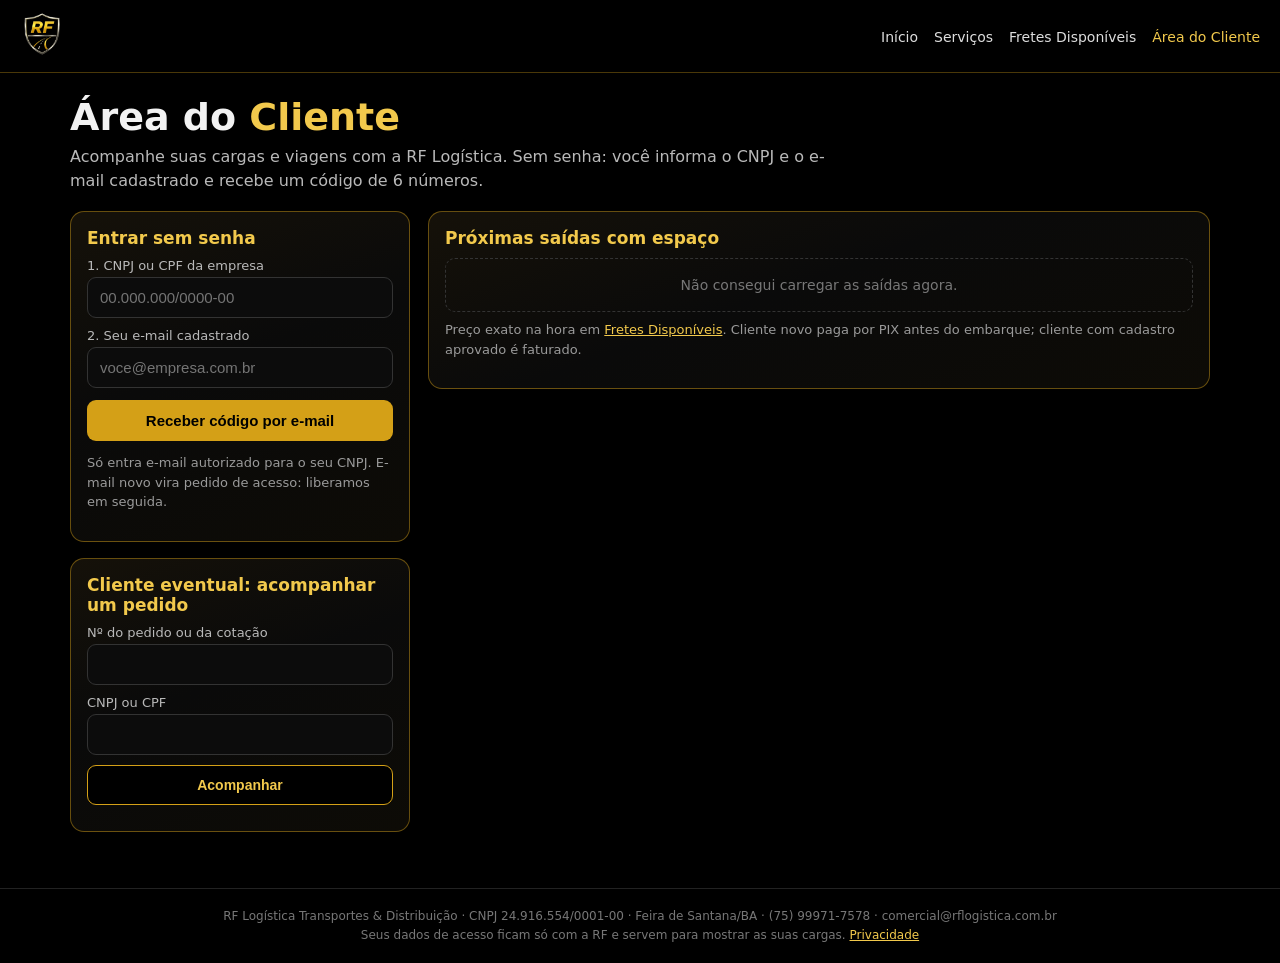
<file: cliente/index.html>
<!DOCTYPE html>
<html lang="pt-BR">
<head>
<meta charset="utf-8">
<meta name="viewport" content="width=device-width, initial-scale=1">
<title>Área do Cliente | RF Logística</title>
<meta name="description" content="Acompanhe suas cargas e viagens com a RF Logística. Entrada sem senha, com código enviado ao seu e-mail.">
<meta name="robots" content="noindex">
<meta name="rf-sistema" content="RFL"><meta name="rf-pagina" content="area-do-cliente"><meta name="rf-versao" content="v878">
<link rel="icon" href="/wp-content/uploads/2026/03/Logo-RF-Fav-150x150.png">
<style>
:root{--ouro:#D4A017;--ouro2:#F2C94C;--t:#f2f2f2;--t2:#b9b9b9}
*{box-sizing:border-box}html,body{margin:0;background:#000;color:var(--t);font-family:system-ui,-apple-system,"Segoe UI",Roboto,Arial,sans-serif}
a{color:var(--ouro2)}
.top{display:flex;align-items:center;justify-content:space-between;gap:12px;padding:12px 20px;border-bottom:1px solid rgba(212,160,23,.35);background:#000;position:sticky;top:0;z-index:5}
.top img{height:44px}.top nav a{color:#ddd;text-decoration:none;margin-left:16px;font-size:14px}.top nav a:hover{color:var(--ouro2)}
@media(max-width:560px){.top img{height:34px}.top nav a{margin-left:10px;font-size:13px}.top nav a.so-pc{display:none}}
.wrap{max-width:1180px;margin:0 auto;padding:22px 20px 40px}
h1{margin:0 0 6px;font-size:clamp(24px,4vw,38px)}h1 b{color:var(--ouro2)}
.sub{color:var(--t2);margin:0 0 18px;max-width:760px;line-height:1.5}
.lay{display:grid;grid-template-columns:340px minmax(0,1fr);gap:18px}@media(max-width:900px){.lay{grid-template-columns:1fr}}
.box{background:linear-gradient(160deg,#151109,#0a0a0a 45%,#0d0b06);border:1px solid rgba(212,160,23,.45);border-radius:14px;padding:16px;margin-bottom:16px}
.box h2{margin:0 0 10px;font-size:17px;color:var(--ouro2)}
label{display:block;font-size:13px;color:var(--t2);margin:10px 0 4px}
input{width:100%;background:#0c0c0c;border:1px solid #333;border-radius:9px;color:#fff;padding:11px 12px;font-size:15px}input:focus{outline:none;border-color:var(--ouro)}
input.cod{letter-spacing:10px;font-size:22px;text-align:center}
.btn{display:block;width:100%;margin-top:12px;background:var(--ouro);color:#000;border:0;border-radius:9px;padding:12px;font-weight:800;font-size:15px;cursor:pointer}
.btn2{display:block;width:100%;margin-top:10px;background:#000;color:var(--ouro2);border:1px solid var(--ouro);border-radius:9px;padding:11px;font-weight:700;font-size:14px;cursor:pointer}
.btn:disabled,.btn2:disabled{opacity:.55;cursor:default}
.mut{color:#9a9a9a;font-size:13px;line-height:1.5}.msg{margin-top:10px;font-size:14px;line-height:1.45}
table{width:100%;border-collapse:collapse;font-size:14px}th{text-align:left;color:#8a8a8a;font-size:11px;letter-spacing:1px;text-transform:uppercase;padding:8px 6px;border-bottom:1px solid #2a2a2a}
td{padding:9px 6px;border-bottom:1px solid #1d1d1d;vertical-align:top}.r{text-align:right}.g{color:var(--ouro2);font-weight:700}
.tag{display:inline-block;font-size:11px;font-weight:700;padding:3px 8px;border-radius:10px;border:1px solid #5a4a14;background:#1d1909;color:var(--ouro2);white-space:nowrap}
.tw{overflow-x:auto}.vazio{color:#777;text-align:center;padding:18px;border:1px dashed #333;border-radius:10px;font-size:14px}
.hd{display:flex;justify-content:space-between;align-items:center;gap:10px;flex-wrap:wrap;margin-bottom:12px}
footer{border-top:1px solid #222;color:#777;font-size:12px;text-align:center;padding:18px 20px;line-height:1.6}
.hide{display:none}
</style>
</head>
<body>
<div class="top">
  <a href="/"><img src="/wp-content/uploads/2026/03/Logo-RF-Fav-150x150.png" alt="RF Logística"></a>
  <nav><a href="/">Início</a><a class="so-pc" href="/servicos/">Serviços</a><a href="/fretes/">Fretes Disponíveis</a><a href="/cliente/" style="color:var(--ouro2)">Área do Cliente</a></nav>
</div>
<div class="wrap">
  <h1>Área do <b>Cliente</b></h1>
  <p class="sub">Acompanhe suas cargas e viagens com a RF Logística. Sem senha: você informa o CNPJ e o e-mail cadastrado e recebe um código de 6 números.</p>

  <div class="lay" id="vLogin">
    <div>
      <div class="box">
        <h2>Entrar sem senha</h2>
        <label for="cnpj">1. CNPJ ou CPF da empresa</label><input id="cnpj" inputmode="numeric" autocomplete="off" placeholder="00.000.000/0000-00">
        <label for="email">2. Seu e-mail cadastrado</label><input id="email" type="email" autocomplete="email" placeholder="voce@empresa.com.br">
        <button class="btn" id="bCod">Receber código por e-mail</button>
        <div id="passo2" class="hide">
          <label for="cod">3. Código de 6 números</label><input id="cod" class="cod" inputmode="numeric" maxlength="6" autocomplete="one-time-code">
          <button class="btn2" id="bEntrar">Entrar</button>
        </div>
        <div class="msg" id="msg"></div>
        <p class="mut" style="margin-top:12px">Só entra e-mail autorizado para o seu CNPJ. E-mail novo vira pedido de acesso: liberamos em seguida.</p>
      </div>
      <div class="box">
        <h2>Cliente eventual: acompanhar um pedido</h2>
        <label for="rCod">Nº do pedido ou da cotação</label><input id="rCod" inputmode="numeric">
        <label for="rCnpj">CNPJ ou CPF</label><input id="rCnpj" inputmode="numeric">
        <button class="btn2" id="bRast">Acompanhar</button>
        <div class="msg" id="rMsg"></div>
      </div>
    </div>
    <div>
      <div class="box">
        <h2>Próximas saídas com espaço</h2>
        <div class="tw" id="saidasPub"><div class="vazio">Carregando…</div></div>
        <p class="mut" style="margin-top:8px">Preço exato na hora em <a href="/fretes/">Fretes Disponíveis</a>. Cliente novo paga por PIX antes do embarque; cliente com cadastro aprovado é faturado.</p>
      </div>
    </div>
  </div>

  <div id="vArea" class="hide">
    <div class="hd"><div><b id="aEmp" style="font-size:20px"></b><div class="mut" id="aInfo"></div></div><button class="btn2" style="width:auto;padding:9px 16px;margin:0" id="bSair">Sair</button></div>
    <div class="box"><h2>Próximas saídas com espaço</h2><div class="tw" id="saidasCli"></div></div>
    <div class="box" id="bxFrc"><h2>Minhas cargas (fracionado e lotação)</h2><div class="tw" id="frc"></div></div>
    <div class="box" id="bxVg"><h2>Viagens do contrato</h2><div class="tw" id="vg"></div></div>
    <div class="box" id="bxDoc"><h2>Documentos</h2><div class="tw" id="doc"></div><p class="mut" style="margin-top:8px">Consulte o documento pela chave no portal da SEFAZ. Valores do contrato não aparecem aqui.</p></div>
  </div>
</div>
<footer>RF Logística Transportes &amp; Distribuição · CNPJ 24.916.554/0001-00 · Feira de Santana/BA · (75) 99971-7578 · comercial@rflogistica.com.br<br>Seus dados de acesso ficam só com a RF e servem para mostrar as suas cargas. <a href="/privacidade/">Privacidade</a></footer>
<script>
var API_C = "https://dpqgqgjhydrztouxscad.supabase.co/functions/v1/cliente-area";
var API_V = "https://dpqgqgjhydrztouxscad.supabase.co/functions/v1/frc-vitrine";
function $(i){ return document.getElementById(i); }
function esc(s){ return String(s==null?"":s).replace(/[&<>"]/g,function(c){return {"&":"&amp;","<":"&lt;",">":"&gt;",'"':"&quot;"}[c];}); }
function R(v){ return "R$ " + Number(v||0).toLocaleString("pt-BR",{minimumFractionDigits:2,maximumFractionDigits:2}); }
function kg(v){ return Number(v||0).toLocaleString("pt-BR",{maximumFractionDigits:0}) + " kg"; }
function br(d){ return d ? String(d).slice(0,10).split("-").reverse().join("/") : "—"; }
function post(url, body){ return fetch(url,{method:"POST",headers:{"Content-Type":"application/json"},body:JSON.stringify(body)}).then(function(r){ return r.json(); }); }
var TOK = null; try { TOK = sessionStorage.getItem("rf_cli_tok"); } catch(e){}
var OFS = [];

function saidasHTML(placas){
  if(!OFS.length) return '<div class="vazio">Nenhuma saída com espaço agora. Cote mesmo assim: sua carga entra na programação.</div>';
  return '<table><tr><th>Caminhão</th><th>Rota</th><th>Saída</th><th class="r">Espaço livre</th><th class="r">A partir de</th></tr>' + OFS.map(function(o){
    var pl = placas && placas[o.id];
    return '<tr><td><b>' + esc(pl || o.caminhao) + '</b>' + (pl ? ' · ' + esc(o.caminhao) : '') + '</td><td>' + esc(o.origem) + ' → ' + esc(o.destino) + '<div class="mut">' + (o.sentido === "ida" ? "ida" : "volta") + ' · espaço ' + esc(o.disponivel.tipo) + '</div></td><td>' + br(o.data_saida) + '</td><td class="r g">' + kg(o.disponivel.kg) + '</td><td class="r">' + (o.a_partir ? R(o.a_partir) : "—") + '</td></tr>';
  }).join("") + '</table>';
}
post(API_V,{acao:"ofertas"}).then(function(j){ OFS = ((j && j.ofertas) || []).filter(function(o){ return !o.em_rota && !o.proxima; });   // só saídas reais que ainda vão sair (caminhão em rota fica em Fretes Disponíveis)
 $("saidasPub").innerHTML = saidasHTML(null); }).catch(function(){ $("saidasPub").innerHTML = '<div class="vazio">Não consegui carregar as saídas agora.</div>'; });

function area(j){
  var d = j.dados || {};
  $("vLogin").classList.add("hide"); $("vArea").classList.remove("hide");
  $("aEmp").textContent = d.empresa || ""; $("aInfo").textContent = (j.email ? j.email + " · " : "") + "CNPJ/CPF " + (d.cnpj || "") + " · pagamento: " + (d.pagamento || "");
  $("saidasCli").innerHTML = saidasHTML(d.placas || {});
  var f = d.fracionado || [];
  $("frc").innerHTML = f.length ? '<table><tr><th>Nº</th><th>Trecho</th><th>Modalidade</th><th>Saída</th><th>Caminhão</th><th>Situação</th><th class="r">Frete</th><th>Pagamento</th></tr>' + f.map(function(c){
    return '<tr><td>' + c.numero + '</td><td>' + esc(c.origem) + ' → ' + esc(c.destino) + '<div class="mut">' + kg(c.peso_kg) + '</div></td><td>' + esc(c.modalidade) + '</td><td>' + br(c.saida) + '</td><td>' + esc(c.placa || "—") + '</td><td><span class="tag">' + esc(c.situacao) + '</span></td><td class="r g">' + R(c.frete) + '</td><td>' + esc(c.pagamento) + (c.cte ? '<div class="mut">CT-e ' + esc(c.cte) + '</div>' : '') + '</td></tr>';
  }).join("") + '</table>' : '<div class="vazio">Nenhuma carga ainda. Cote em <a href="/fretes/">Fretes Disponíveis</a>.</div>';
  var v = d.viagens || [], dc = d.documentos || [];
  $("bxVg").classList.toggle("hide", !d.contrato); $("bxDoc").classList.toggle("hide", !d.contrato);
  $("vg").innerHTML = v.length ? '<table><tr><th>Data</th><th>Caminhão</th><th>Rota</th><th>Dias</th><th>Situação</th></tr>' + v.map(function(x){ return '<tr><td>' + br(x.data) + '</td><td><b>' + esc(x.placa) + '</b></td><td>' + esc(x.rota) + '</td><td>' + x.dias + '</td><td><span class="tag">' + esc(x.situacao) + '</span></td></tr>'; }).join("") + '</table>' : '<div class="vazio">Nenhuma viagem nos últimos 90 dias.</div>';
  $("doc").innerHTML = dc.length ? '<table><tr><th>Tipo</th><th>Nº</th><th>Data</th><th>Caminhão</th><th>Chave</th></tr>' + dc.map(function(x){ return '<tr><td>' + esc(x.tipo) + '</td><td>' + esc(x.numero) + '</td><td>' + br(x.data) + '</td><td>' + esc(x.placa) + '</td><td style="font-family:monospace;font-size:12px;word-break:break-all">' + esc(x.chave) + '</td></tr>'; }).join("") + '</table>' : '<div class="vazio">Nenhum documento nos últimos 90 dias.</div>';
}
function sair(){ if(TOK) post(API_C,{acao:"sair",token:TOK}); TOK = null; try { sessionStorage.removeItem("rf_cli_tok"); } catch(e){} $("vArea").classList.add("hide"); $("vLogin").classList.remove("hide"); }
$("bSair").onclick = sair;
if(TOK) post(API_C,{acao:"dados",token:TOK}).then(function(j){ if(j && j.ok) area(j); else sair(); }).catch(function(){});

$("bCod").onclick = function(){
  var cnpj = $("cnpj").value, email = $("email").value.trim(); $("msg").textContent = "";
  if(String(cnpj).replace(/\D/g,"").length < 11 || !/@/.test(email)){ $("msg").textContent = "Informe o CNPJ/CPF e o e-mail."; return; }
  $("bCod").disabled = true; $("msg").textContent = "Enviando…";
  post(API_C,{acao:"pedir_codigo",cnpj:cnpj,email:email}).then(function(j){
    $("bCod").disabled = false;
    if(!j.ok){ $("msg").textContent = j.erro || "Não consegui enviar."; return; }
    $("msg").textContent = j.mensagem || "";
    if(j.status === "enviado"){ $("passo2").classList.remove("hide"); $("bCod").textContent = "Reenviar código"; $("cod").focus(); }
  }).catch(function(){ $("bCod").disabled = false; $("msg").textContent = "Falha de conexão. Tente de novo."; });
};
$("bEntrar").onclick = function(){
  $("bEntrar").disabled = true; $("msg").textContent = "";
  post(API_C,{acao:"entrar",cnpj:$("cnpj").value,email:$("email").value.trim(),codigo:$("cod").value}).then(function(j){
    $("bEntrar").disabled = false;
    if(!j.ok){ $("msg").textContent = j.erro || "Não consegui entrar."; return; }
    TOK = j.token; try { sessionStorage.setItem("rf_cli_tok", TOK); } catch(e){}
    post(API_C,{acao:"dados",token:TOK}).then(function(k){ area(k && k.ok ? k : j); });
  }).catch(function(){ $("bEntrar").disabled = false; $("msg").textContent = "Falha de conexão. Tente de novo."; });
};
$("bRast").onclick = function(){
  $("rMsg").textContent = "Consultando…";
  post(API_C,{acao:"rastrear",codigo:$("rCod").value,cnpj:$("rCnpj").value}).then(function(j){
    if(!j.ok){ $("rMsg").textContent = j.erro || "Não encontrado."; return; }
    var p = j.pedido;
    $("rMsg").innerHTML = '<b>Nº ' + p.numero + '</b> · ' + esc(p.origem) + ' → ' + esc(p.destino) + ' · ' + kg(p.peso_kg) + '<br>Situação: <span class="tag">' + esc(p.situacao) + '</span>' + (p.saida ? ' · saída ' + br(p.saida) : '') + '<br>Frete ' + R(p.frete) + ' · ' + esc(p.pagamento) + '<div class="mut">A placa do caminhão aparece na Área do Cliente, com o código por e-mail.</div>';
  }).catch(function(){ $("rMsg").textContent = "Falha de conexão."; });
};
</script>
</body>
</html>
</file>
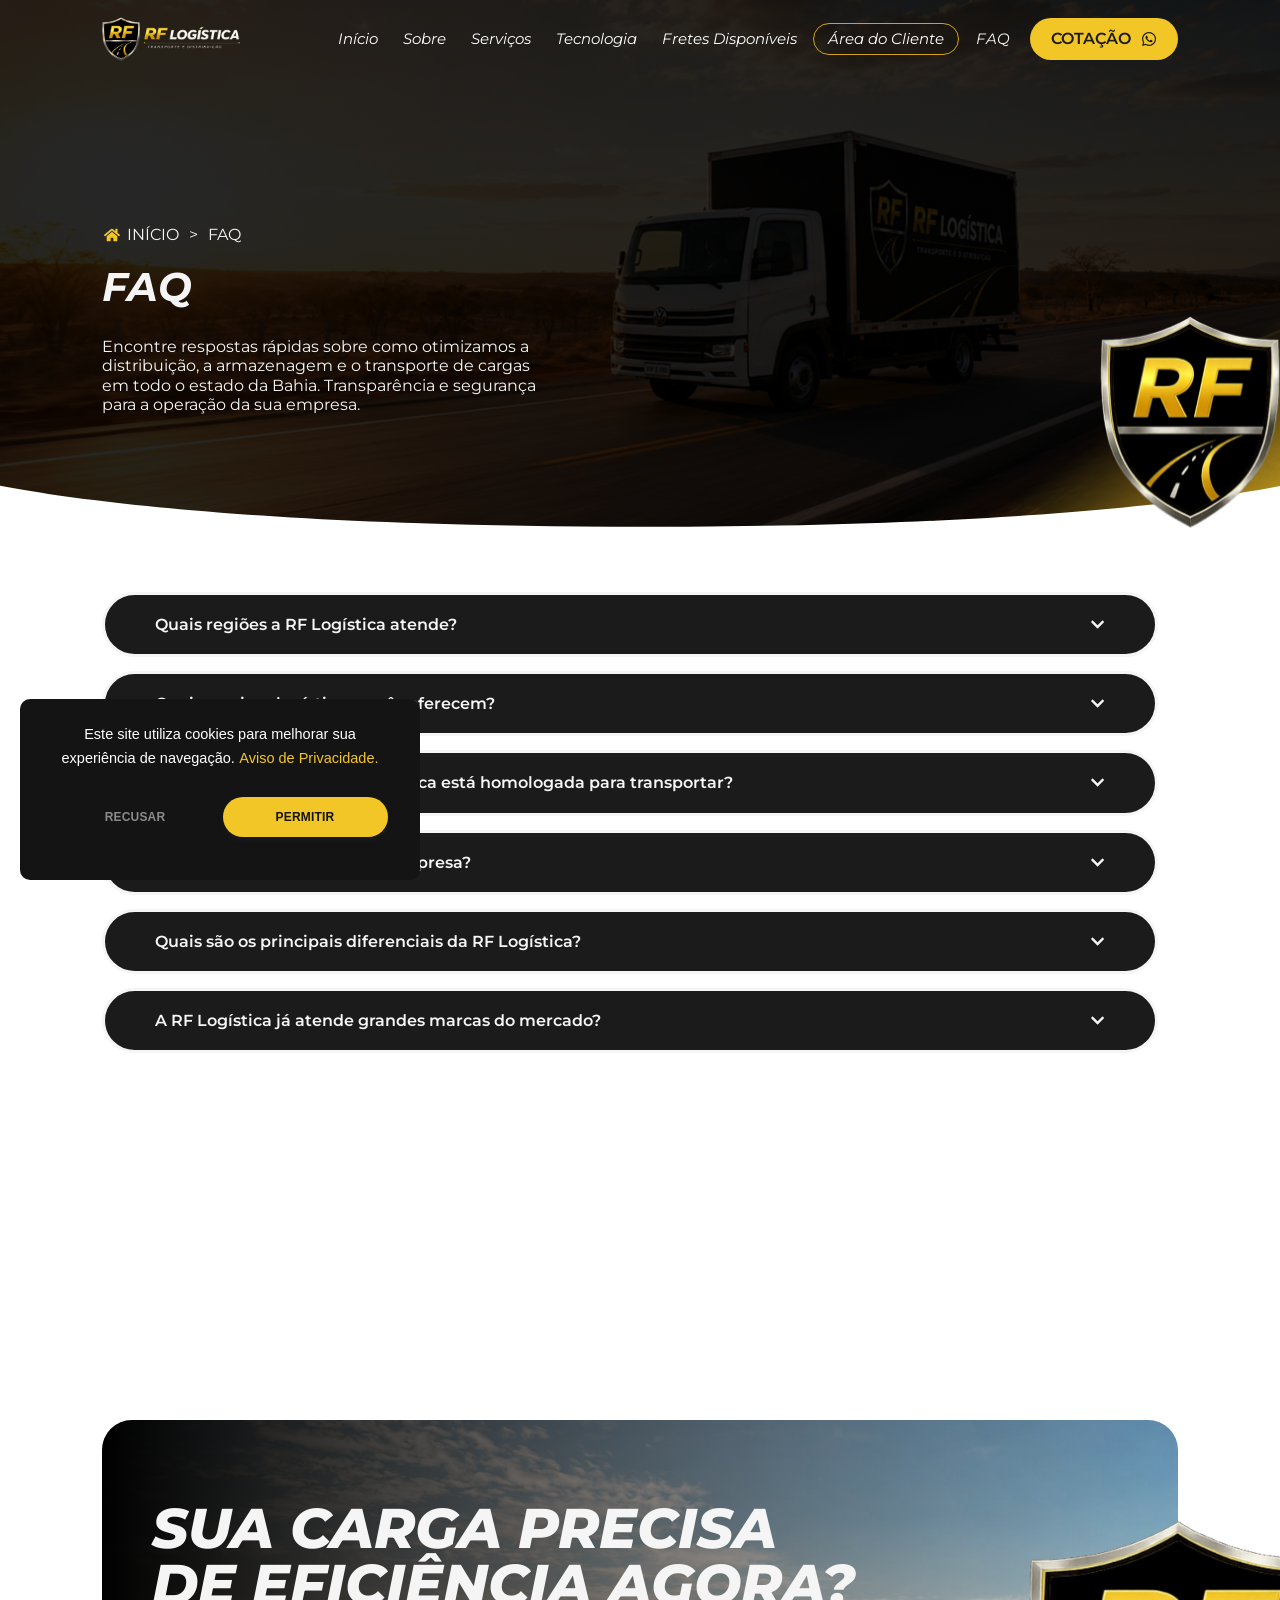
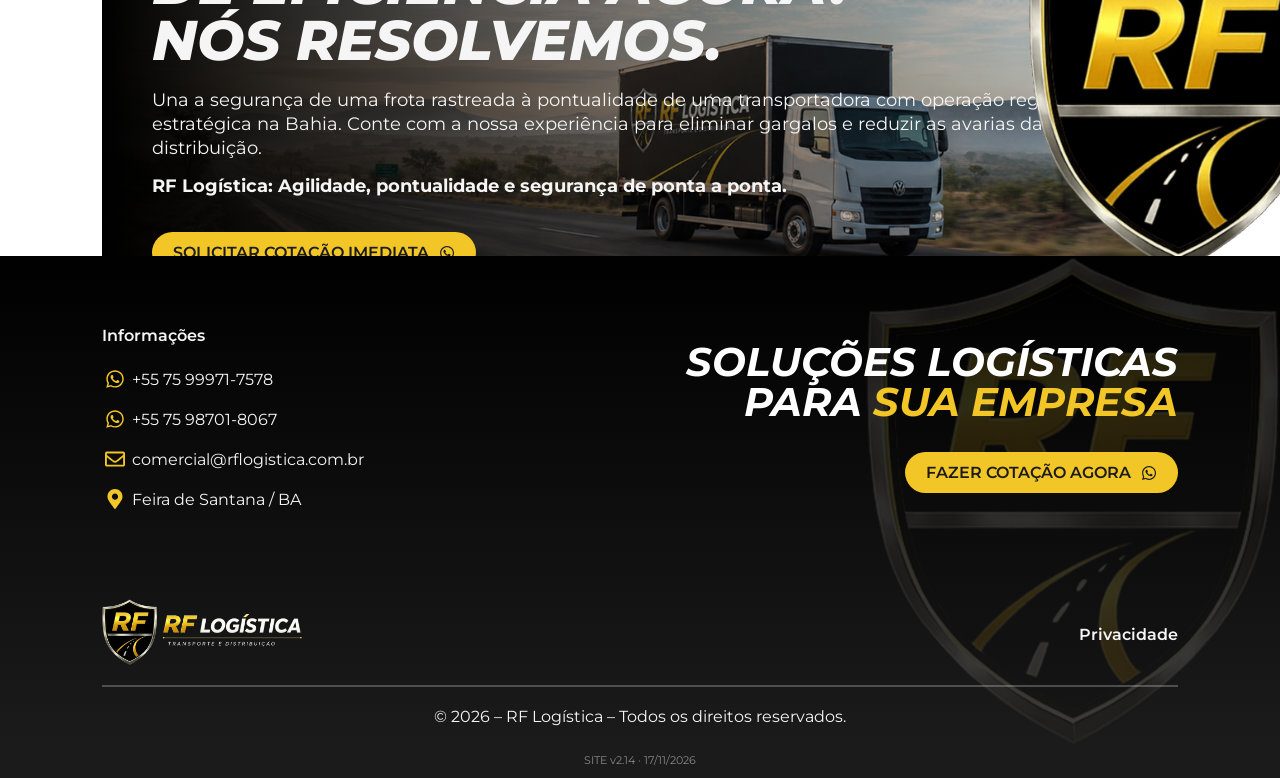
<file: faq/index.html>
<!doctype html>
<html lang="pt-BR">
<head>
	<meta charset="UTF-8">
	<meta name="viewport" content="width=device-width, initial-scale=1">
	<link rel="profile" href="https://gmpg.org/xfn/11">
	<title>FAQ &#8211; RF Logística</title>
<meta name="rf-sistema" content="SITE">
<meta name="rf-sistema-nome" content="Site institucional RF Logística">
<meta name="rf-versao" content="v2.14">
<meta name="rf-data" content="2026-11-17">
<meta name="rf-cliente" content="RF Logística">
<link rel='stylesheet' id='rf-novidades-css' href='/assets/rf/rf-novidades.css' media='all' />

<meta name='robots' content='max-image-preview:large' />
<style id="wp-img-auto-sizes-contain-inline-css">
img:is([sizes=auto i],[sizes^="auto," i]){contain-intrinsic-size:3000px 1500px}
/*# sourceURL=wp-img-auto-sizes-contain-inline-css */
</style>
<style id="wp-emoji-styles-inline-css">

	img.wp-smiley, img.emoji {
		display: inline !important;
		border: none !important;
		box-shadow: none !important;
		height: 1em !important;
		width: 1em !important;
		margin: 0 0.07em !important;
		vertical-align: -0.1em !important;
		background: none !important;
		padding: 0 !important;
	}
/*# sourceURL=wp-emoji-styles-inline-css */
</style>
<style id="global-styles-inline-css">
:root{--wp--preset--aspect-ratio--square: 1;--wp--preset--aspect-ratio--4-3: 4/3;--wp--preset--aspect-ratio--3-4: 3/4;--wp--preset--aspect-ratio--3-2: 3/2;--wp--preset--aspect-ratio--2-3: 2/3;--wp--preset--aspect-ratio--16-9: 16/9;--wp--preset--aspect-ratio--9-16: 9/16;--wp--preset--color--black: #000000;--wp--preset--color--cyan-bluish-gray: #abb8c3;--wp--preset--color--white: #ffffff;--wp--preset--color--pale-pink: #f78da7;--wp--preset--color--vivid-red: #cf2e2e;--wp--preset--color--luminous-vivid-orange: #ff6900;--wp--preset--color--luminous-vivid-amber: #fcb900;--wp--preset--color--light-green-cyan: #7bdcb5;--wp--preset--color--vivid-green-cyan: #00d084;--wp--preset--color--pale-cyan-blue: #8ed1fc;--wp--preset--color--vivid-cyan-blue: #0693e3;--wp--preset--color--vivid-purple: #9b51e0;--wp--preset--gradient--vivid-cyan-blue-to-vivid-purple: linear-gradient(135deg,rgb(6,147,227) 0%,rgb(155,81,224) 100%);--wp--preset--gradient--light-green-cyan-to-vivid-green-cyan: linear-gradient(135deg,rgb(122,220,180) 0%,rgb(0,208,130) 100%);--wp--preset--gradient--luminous-vivid-amber-to-luminous-vivid-orange: linear-gradient(135deg,rgb(252,185,0) 0%,rgb(255,105,0) 100%);--wp--preset--gradient--luminous-vivid-orange-to-vivid-red: linear-gradient(135deg,rgb(255,105,0) 0%,rgb(207,46,46) 100%);--wp--preset--gradient--very-light-gray-to-cyan-bluish-gray: linear-gradient(135deg,rgb(238,238,238) 0%,rgb(169,184,195) 100%);--wp--preset--gradient--cool-to-warm-spectrum: linear-gradient(135deg,rgb(74,234,220) 0%,rgb(151,120,209) 20%,rgb(207,42,186) 40%,rgb(238,44,130) 60%,rgb(251,105,98) 80%,rgb(254,248,76) 100%);--wp--preset--gradient--blush-light-purple: linear-gradient(135deg,rgb(255,206,236) 0%,rgb(152,150,240) 100%);--wp--preset--gradient--blush-bordeaux: linear-gradient(135deg,rgb(254,205,165) 0%,rgb(254,45,45) 50%,rgb(107,0,62) 100%);--wp--preset--gradient--luminous-dusk: linear-gradient(135deg,rgb(255,203,112) 0%,rgb(199,81,192) 50%,rgb(65,88,208) 100%);--wp--preset--gradient--pale-ocean: linear-gradient(135deg,rgb(255,245,203) 0%,rgb(182,227,212) 50%,rgb(51,167,181) 100%);--wp--preset--gradient--electric-grass: linear-gradient(135deg,rgb(202,248,128) 0%,rgb(113,206,126) 100%);--wp--preset--gradient--midnight: linear-gradient(135deg,rgb(2,3,129) 0%,rgb(40,116,252) 100%);--wp--preset--font-size--small: 13px;--wp--preset--font-size--medium: 20px;--wp--preset--font-size--large: 36px;--wp--preset--font-size--x-large: 42px;--wp--preset--spacing--20: 0.44rem;--wp--preset--spacing--30: 0.67rem;--wp--preset--spacing--40: 1rem;--wp--preset--spacing--50: 1.5rem;--wp--preset--spacing--60: 2.25rem;--wp--preset--spacing--70: 3.38rem;--wp--preset--spacing--80: 5.06rem;--wp--preset--shadow--natural: 6px 6px 9px rgba(0, 0, 0, 0.2);--wp--preset--shadow--deep: 12px 12px 50px rgba(0, 0, 0, 0.4);--wp--preset--shadow--sharp: 6px 6px 0px rgba(0, 0, 0, 0.2);--wp--preset--shadow--outlined: 6px 6px 0px -3px rgb(255, 255, 255), 6px 6px rgb(0, 0, 0);--wp--preset--shadow--crisp: 6px 6px 0px rgb(0, 0, 0);}:root { --wp--style--global--content-size: 800px;--wp--style--global--wide-size: 1200px; }:where(body) { margin: 0; }.wp-site-blocks > .alignleft { float: left; margin-right: 2em; }.wp-site-blocks > .alignright { float: right; margin-left: 2em; }.wp-site-blocks > .aligncenter { justify-content: center; margin-left: auto; margin-right: auto; }:where(.wp-site-blocks) > * { margin-block-start: 24px; margin-block-end: 0; }:where(.wp-site-blocks) > :first-child { margin-block-start: 0; }:where(.wp-site-blocks) > :last-child { margin-block-end: 0; }:root { --wp--style--block-gap: 24px; }:root :where(.is-layout-flow) > :first-child{margin-block-start: 0;}:root :where(.is-layout-flow) > :last-child{margin-block-end: 0;}:root :where(.is-layout-flow) > *{margin-block-start: 24px;margin-block-end: 0;}:root :where(.is-layout-constrained) > :first-child{margin-block-start: 0;}:root :where(.is-layout-constrained) > :last-child{margin-block-end: 0;}:root :where(.is-layout-constrained) > *{margin-block-start: 24px;margin-block-end: 0;}:root :where(.is-layout-flex){gap: 24px;}:root :where(.is-layout-grid){gap: 24px;}.is-layout-flow > .alignleft{float: left;margin-inline-start: 0;margin-inline-end: 2em;}.is-layout-flow > .alignright{float: right;margin-inline-start: 2em;margin-inline-end: 0;}.is-layout-flow > .aligncenter{margin-left: auto !important;margin-right: auto !important;}.is-layout-constrained > .alignleft{float: left;margin-inline-start: 0;margin-inline-end: 2em;}.is-layout-constrained > .alignright{float: right;margin-inline-start: 2em;margin-inline-end: 0;}.is-layout-constrained > .aligncenter{margin-left: auto !important;margin-right: auto !important;}.is-layout-constrained > :where(:not(.alignleft):not(.alignright):not(.alignfull)){max-width: var(--wp--style--global--content-size);margin-left: auto !important;margin-right: auto !important;}.is-layout-constrained > .alignwide{max-width: var(--wp--style--global--wide-size);}body .is-layout-flex{display: flex;}.is-layout-flex{flex-wrap: wrap;align-items: center;}.is-layout-flex > :is(*, div){margin: 0;}body .is-layout-grid{display: grid;}.is-layout-grid > :is(*, div){margin: 0;}body{padding-top: 0px;padding-right: 0px;padding-bottom: 0px;padding-left: 0px;}:root :where(.wp-element-button, .wp-block-button__link){background-color: #32373c;border-width: 0;color: #fff;font-family: inherit;font-size: inherit;font-style: inherit;font-weight: inherit;letter-spacing: inherit;line-height: inherit;padding-top: calc(0.667em + 2px);padding-right: calc(1.333em + 2px);padding-bottom: calc(0.667em + 2px);padding-left: calc(1.333em + 2px);text-decoration: none;text-transform: inherit;}.has-black-color{color: var(--wp--preset--color--black) !important;}.has-cyan-bluish-gray-color{color: var(--wp--preset--color--cyan-bluish-gray) !important;}.has-white-color{color: var(--wp--preset--color--white) !important;}.has-pale-pink-color{color: var(--wp--preset--color--pale-pink) !important;}.has-vivid-red-color{color: var(--wp--preset--color--vivid-red) !important;}.has-luminous-vivid-orange-color{color: var(--wp--preset--color--luminous-vivid-orange) !important;}.has-luminous-vivid-amber-color{color: var(--wp--preset--color--luminous-vivid-amber) !important;}.has-light-green-cyan-color{color: var(--wp--preset--color--light-green-cyan) !important;}.has-vivid-green-cyan-color{color: var(--wp--preset--color--vivid-green-cyan) !important;}.has-pale-cyan-blue-color{color: var(--wp--preset--color--pale-cyan-blue) !important;}.has-vivid-cyan-blue-color{color: var(--wp--preset--color--vivid-cyan-blue) !important;}.has-vivid-purple-color{color: var(--wp--preset--color--vivid-purple) !important;}.has-black-background-color{background-color: var(--wp--preset--color--black) !important;}.has-cyan-bluish-gray-background-color{background-color: var(--wp--preset--color--cyan-bluish-gray) !important;}.has-white-background-color{background-color: var(--wp--preset--color--white) !important;}.has-pale-pink-background-color{background-color: var(--wp--preset--color--pale-pink) !important;}.has-vivid-red-background-color{background-color: var(--wp--preset--color--vivid-red) !important;}.has-luminous-vivid-orange-background-color{background-color: var(--wp--preset--color--luminous-vivid-orange) !important;}.has-luminous-vivid-amber-background-color{background-color: var(--wp--preset--color--luminous-vivid-amber) !important;}.has-light-green-cyan-background-color{background-color: var(--wp--preset--color--light-green-cyan) !important;}.has-vivid-green-cyan-background-color{background-color: var(--wp--preset--color--vivid-green-cyan) !important;}.has-pale-cyan-blue-background-color{background-color: var(--wp--preset--color--pale-cyan-blue) !important;}.has-vivid-cyan-blue-background-color{background-color: var(--wp--preset--color--vivid-cyan-blue) !important;}.has-vivid-purple-background-color{background-color: var(--wp--preset--color--vivid-purple) !important;}.has-black-border-color{border-color: var(--wp--preset--color--black) !important;}.has-cyan-bluish-gray-border-color{border-color: var(--wp--preset--color--cyan-bluish-gray) !important;}.has-white-border-color{border-color: var(--wp--preset--color--white) !important;}.has-pale-pink-border-color{border-color: var(--wp--preset--color--pale-pink) !important;}.has-vivid-red-border-color{border-color: var(--wp--preset--color--vivid-red) !important;}.has-luminous-vivid-orange-border-color{border-color: var(--wp--preset--color--luminous-vivid-orange) !important;}.has-luminous-vivid-amber-border-color{border-color: var(--wp--preset--color--luminous-vivid-amber) !important;}.has-light-green-cyan-border-color{border-color: var(--wp--preset--color--light-green-cyan) !important;}.has-vivid-green-cyan-border-color{border-color: var(--wp--preset--color--vivid-green-cyan) !important;}.has-pale-cyan-blue-border-color{border-color: var(--wp--preset--color--pale-cyan-blue) !important;}.has-vivid-cyan-blue-border-color{border-color: var(--wp--preset--color--vivid-cyan-blue) !important;}.has-vivid-purple-border-color{border-color: var(--wp--preset--color--vivid-purple) !important;}.has-vivid-cyan-blue-to-vivid-purple-gradient-background{background: var(--wp--preset--gradient--vivid-cyan-blue-to-vivid-purple) !important;}.has-light-green-cyan-to-vivid-green-cyan-gradient-background{background: var(--wp--preset--gradient--light-green-cyan-to-vivid-green-cyan) !important;}.has-luminous-vivid-amber-to-luminous-vivid-orange-gradient-background{background: var(--wp--preset--gradient--luminous-vivid-amber-to-luminous-vivid-orange) !important;}.has-luminous-vivid-orange-to-vivid-red-gradient-background{background: var(--wp--preset--gradient--luminous-vivid-orange-to-vivid-red) !important;}.has-very-light-gray-to-cyan-bluish-gray-gradient-background{background: var(--wp--preset--gradient--very-light-gray-to-cyan-bluish-gray) !important;}.has-cool-to-warm-spectrum-gradient-background{background: var(--wp--preset--gradient--cool-to-warm-spectrum) !important;}.has-blush-light-purple-gradient-background{background: var(--wp--preset--gradient--blush-light-purple) !important;}.has-blush-bordeaux-gradient-background{background: var(--wp--preset--gradient--blush-bordeaux) !important;}.has-luminous-dusk-gradient-background{background: var(--wp--preset--gradient--luminous-dusk) !important;}.has-pale-ocean-gradient-background{background: var(--wp--preset--gradient--pale-ocean) !important;}.has-electric-grass-gradient-background{background: var(--wp--preset--gradient--electric-grass) !important;}.has-midnight-gradient-background{background: var(--wp--preset--gradient--midnight) !important;}.has-small-font-size{font-size: var(--wp--preset--font-size--small) !important;}.has-medium-font-size{font-size: var(--wp--preset--font-size--medium) !important;}.has-large-font-size{font-size: var(--wp--preset--font-size--large) !important;}.has-x-large-font-size{font-size: var(--wp--preset--font-size--x-large) !important;}
:root :where(.wp-block-icon svg){width: 24px;}
:root :where(.wp-block-pullquote){font-size: 1.5em;line-height: 1.6;}
/*# sourceURL=global-styles-inline-css */
</style>
<link rel='stylesheet' id='hello-elementor-css' href='../wp-content/themes/hello-elementor/assets/css/reset.css' media='all' />
<link rel='stylesheet' id='hello-elementor-theme-style-css' href='../wp-content/themes/hello-elementor/assets/css/theme.css' media='all' />
<link rel='stylesheet' id='hello-elementor-header-footer-css' href='../wp-content/themes/hello-elementor/assets/css/header-footer.css' media='all' />
<link rel='stylesheet' id='elementor-frontend-css' href='../wp-content/plugins/elementor/assets/css/frontend.min.css' media='all' />
<link rel='stylesheet' id='elementor-post-5-css' href='../wp-content/uploads/elementor/css/post-5.css' media='all' />
<link rel='stylesheet' id='widget-image-css' href='../wp-content/plugins/elementor/assets/css/widget-image.min.css' media='all' />
<link rel='stylesheet' id='widget-nav-menu-css' href='../wp-content/plugins/pro-elements/assets/css/widget-nav-menu.min.css' media='all' />
<link rel='stylesheet' id='e-animation-shrink-css' href='../wp-content/plugins/elementor/assets/lib/animations/styles/e-animation-shrink.min.css' media='all' />
<link rel='stylesheet' id='e-sticky-css' href='../wp-content/plugins/pro-elements/assets/css/modules/sticky.min.css' media='all' />
<link rel='stylesheet' id='widget-icon-list-css' href='../wp-content/plugins/elementor/assets/css/widget-icon-list.min.css' media='all' />
<link rel='stylesheet' id='widget-icon-box-css' href='../wp-content/plugins/elementor/assets/css/widget-icon-box.min.css' media='all' />
<link rel='stylesheet' id='widget-heading-css' href='../wp-content/plugins/elementor/assets/css/widget-heading.min.css' media='all' />
<link rel='stylesheet' id='e-animation-float-css' href='../wp-content/plugins/elementor/assets/lib/animations/styles/e-animation-float.min.css' media='all' />
<link rel='stylesheet' id='widget-form-css' href='../wp-content/plugins/pro-elements/assets/css/widget-form.min.css' media='all' />
<link rel='stylesheet' id='e-popup-css' href='../wp-content/plugins/pro-elements/assets/css/conditionals/popup.min.css' media='all' />
<link rel='stylesheet' id='e-shapes-css' href='../wp-content/plugins/elementor/assets/css/conditionals/shapes.min.css' media='all' />
<link rel='stylesheet' id='e-animation-fadeInUp-css' href='../wp-content/plugins/elementor/assets/lib/animations/styles/fadeInUp.min.css' media='all' />
<link rel='stylesheet' id='widget-nested-accordion-css' href='../wp-content/plugins/elementor/assets/css/widget-nested-accordion.min.css' media='all' />
<link rel='stylesheet' id='e-motion-fx-css' href='../wp-content/plugins/pro-elements/assets/css/modules/motion-fx.min.css' media='all' />
<link rel='stylesheet' id='elementor-post-448-css' href='../wp-content/uploads/elementor/css/post-448.css' media='all' />
<link rel='stylesheet' id='elementor-post-24-css' href='../wp-content/uploads/elementor/css/post-24.css' media='all' />
<link rel='stylesheet' id='elementor-post-21-css' href='../wp-content/uploads/elementor/css/post-21.css' media='all' />
<link rel='stylesheet' id='elementor-post-108-css' href='../wp-content/uploads/elementor/css/post-108.css' media='all' />
<link rel='stylesheet' id='rf-fonts-css' href='../assets/fonts.css' media='all' />
<script id="jquery-core-js" src="../wp-includes/js/jquery/jquery.min.js"></script>
<script id="jquery-migrate-js" src="../wp-includes/js/jquery/jquery-migrate.min.js"></script>
<meta name="generator" content="WordPress 7.0.8" />
<link rel="canonical" href="index.html" />
<link rel='shortlink' href='https://rflogistica.com.br/?p=448' />
<meta name="generator" content="Elementor 4.3.5; features: e_font_icon_svg, additional_custom_breakpoints; settings: css_print_method-external, google_font-enabled, font_display-auto">
			<style>
				.e-con.e-parent:nth-of-type(n+4):not(.e-lazyloaded):not(.e-no-lazyload),
				.e-con.e-parent:nth-of-type(n+4):not(.e-lazyloaded):not(.e-no-lazyload) * {
					background-image: none !important;
				}
				@media screen and (max-height: 1024px) {
					.e-con.e-parent:nth-of-type(n+3):not(.e-lazyloaded):not(.e-no-lazyload),
					.e-con.e-parent:nth-of-type(n+3):not(.e-lazyloaded):not(.e-no-lazyload) * {
						background-image: none !important;
					}
				}
				@media screen and (max-height: 640px) {
					.e-con.e-parent:nth-of-type(n+2):not(.e-lazyloaded):not(.e-no-lazyload),
					.e-con.e-parent:nth-of-type(n+2):not(.e-lazyloaded):not(.e-no-lazyload) * {
						background-image: none !important;
					}
				}
			</style>
			<link rel="icon" href="../wp-content/uploads/2026/03/Logo-RF-Fav-150x150.png" sizes="32x32" />
<link rel="icon" href="../wp-content/uploads/2026/03/Logo-RF-Fav-300x300.png" sizes="192x192" />
<link rel="apple-touch-icon" href="../wp-content/uploads/2026/03/Logo-RF-Fav-300x300.png" />
<meta name="msapplication-TileImage" content="https://rflogistica.com.br/wp-content/uploads/2026/03/Logo-RF-Fav-300x300.png" />
<style id="wp-custom-css">
a:focus {
box-shadow: 0 0 0 0 !important;
border: 0 none !important;
outline: 0 !important;
}

body, html {
overflow-x: hidden !important;
}

/Corrigir escrollamento no Mobile/
@media (max-width: 786px){
body, html {
overflow-x: hidden!important;
}
}

/* personalizar a barra em geral, aqui estou definindo 10px de largura para a barra vertical
e 10px de altura para a barra horizontal */
::-webkit-scrollbar {
width:8px;
height: 10px;
}

/* aqui é para personalizar o fundo da barra, neste caso estou colocando um fundo cinza escuro*/
::-webkit-scrollbar-track {
background:#1b1b1b
;
}

/* aqui é a alça da barra, que demonstra a altura que você está na página
estou colocando uma cor azul clara nela*/
::-webkit-scrollbar-thumb {
background: #F2C627
;
}
.page-title-section .page-header {
opacity: 0 !important;
}
</style>
</head>
<body class="wp-singular page-template page-template-elementor_header_footer page page-id-448 wp-custom-logo wp-embed-responsive wp-theme-hello-elementor hello-elementor-default elementor-default elementor-template-full-width elementor-kit-5 elementor-page elementor-page-448">


<a class="skip-link screen-reader-text" href="index.html#content">Ir para o conteúdo</a>

		<header data-elementor-type="header" data-elementor-id="24" class="elementor elementor-24 elementor-location-header" data-elementor-post-type="elementor_library">
			<div class="elementor-element elementor-element-4d6e91e0 e-con-full e-flex e-con e-parent" data-id="4d6e91e0" data-element_type="container" data-e-type="container" data-settings="{&quot;background_background&quot;:&quot;classic&quot;,&quot;sticky&quot;:&quot;top&quot;,&quot;sticky_effects_offset&quot;:35,&quot;sticky_anchor_link_offset&quot;:35,&quot;sticky_on&quot;:[&quot;desktop&quot;,&quot;tablet&quot;,&quot;mobile&quot;],&quot;sticky_offset&quot;:0}">
		<div class="elementor-element elementor-element-6c301102 e-con-full e-flex e-con e-child" data-id="6c301102" data-element_type="container" data-e-type="container" data-settings="{&quot;background_background&quot;:&quot;classic&quot;}">
		<div class="elementor-element elementor-element-13e9931d e-con-full e-flex e-con e-child" data-id="13e9931d" data-element_type="container" data-e-type="container">
				<div class="elementor-element elementor-element-7a0f3de1 elementor-widget-tablet__width-initial elementor-widget-mobile__width-initial elementor-widget elementor-widget-image" data-id="7a0f3de1" data-element_type="widget" data-e-type="widget" data-widget_type="image.default">
																<a href="https://rflogistica.com.br">
							<img fetchpriority="high" width="2560" height="835" src="../wp-content/uploads/2026/03/RF_LOGISTICA_LOGO_SEM_FUNDO-1-scaled.png" class="attachment-full size-full wp-image-1465" alt="" srcset="../wp-content/uploads/2026/03/RF_LOGISTICA_LOGO_SEM_FUNDO-1-scaled.png 2560w, ../wp-content/uploads/2026/03/RF_LOGISTICA_LOGO_SEM_FUNDO-1-300x98.png 300w, ../wp-content/uploads/2026/03/RF_LOGISTICA_LOGO_SEM_FUNDO-1-1024x334.png 1024w, ../wp-content/uploads/2026/03/RF_LOGISTICA_LOGO_SEM_FUNDO-1-768x250.png 768w, ../wp-content/uploads/2026/03/RF_LOGISTICA_LOGO_SEM_FUNDO-1-1536x501.png 1536w, ../wp-content/uploads/2026/03/RF_LOGISTICA_LOGO_SEM_FUNDO-1-2048x668.png 2048w" sizes="(max-width: 2560px) 100vw, 2560px" />								</a>
															</div>
				</div>
		<div class="elementor-element elementor-element-90518f2 e-con-full e-flex e-con e-child" data-id="90518f2" data-element_type="container" data-e-type="container">
				<div class="elementor-element elementor-element-6617662e elementor-nav-menu__align-center elementor-nav-menu--stretch elementor-nav-menu--dropdown-tablet elementor-nav-menu__text-align-aside elementor-nav-menu--toggle elementor-nav-menu--burger elementor-widget elementor-widget-nav-menu" data-id="6617662e" data-element_type="widget" data-e-type="widget" data-settings="{&quot;full_width&quot;:&quot;stretch&quot;,&quot;layout&quot;:&quot;horizontal&quot;,&quot;submenu_icon&quot;:{&quot;value&quot;:&quot;&lt;svg aria-hidden=\&quot;true\&quot; class=\&quot;e-font-icon-svg e-fas-caret-down\&quot; viewBox=\&quot;0 0 320 512\&quot; xmlns=\&quot;http:\/\/www.w3.org\/2000\/svg\&quot;&gt;&lt;path d=\&quot;M31.3 192h257.3c17.8 0 26.7 21.5 14.1 34.1L174.1 354.8c-7.8 7.8-20.5 7.8-28.3 0L17.2 226.1C4.6 213.5 13.5 192 31.3 192z\&quot;&gt;&lt;\/path&gt;&lt;\/svg&gt;&quot;,&quot;library&quot;:&quot;fa-solid&quot;},&quot;toggle&quot;:&quot;burger&quot;}" data-widget_type="nav-menu.default">
								<nav aria-label="Menu" class="elementor-nav-menu--main elementor-nav-menu__container elementor-nav-menu--layout-horizontal e--pointer-none">
				<ul id="menu-1-6617662e" class="elementor-nav-menu"><li class="menu-item menu-item-type-post_type menu-item-object-page menu-item-home menu-item-628"><a href="/" class="elementor-item">Início</a></li>
<li class="menu-item menu-item-type-post_type menu-item-object-page menu-item-621"><a href="/sobre/" class="elementor-item">Sobre</a></li>
<li class="menu-item menu-item-type-post_type menu-item-object-page menu-item-622"><a href="/servicos/" class="elementor-item">Serviços</a></li>
<li class="menu-item menu-item-rfx"><a href="/#tecnologia" class="elementor-item">Tecnologia</a></li>
<li class="menu-item menu-item-fretes"><a href="/fretes/" class="elementor-item">Fretes Disponíveis</a></li>
<li class="menu-item menu-item-cliente" style="align-self:center"><a href="/cliente/" class="elementor-item" style="border:1px solid #D4A017;border-radius:999px;padding:6px 14px!important;line-height:1.2;margin:0 4px">Área do Cliente</a></li>
<li class="menu-item menu-item-type-post_type menu-item-object-page current-menu-item page_item page-item-448 current_page_item menu-item-623"><a href="index.html" aria-current="page" class="elementor-item elementor-item-active">FAQ</a></li>
</ul>			</nav>
					<div class="elementor-menu-toggle" role="button" tabindex="0" aria-label="Menu Toggle" aria-expanded="false">
			<svg aria-hidden="true" role="presentation" class="elementor-menu-toggle__icon--open e-font-icon-svg e-eicon-menu-bar" viewBox="0 0 1000 1000" xmlns="http://www.w3.org/2000/svg"><path d="M104 333H896C929 333 958 304 958 271S929 208 896 208H104C71 208 42 237 42 271S71 333 104 333ZM104 583H896C929 583 958 554 958 521S929 458 896 458H104C71 458 42 487 42 521S71 583 104 583ZM104 833H896C929 833 958 804 958 771S929 708 896 708H104C71 708 42 737 42 771S71 833 104 833Z"></path></svg><svg aria-hidden="true" role="presentation" class="elementor-menu-toggle__icon--close e-font-icon-svg e-eicon-close" viewBox="0 0 1000 1000" xmlns="http://www.w3.org/2000/svg"><path d="M742 167L500 408 258 167C246 154 233 150 217 150 196 150 179 158 167 167 154 179 150 196 150 212 150 229 154 242 171 254L408 500 167 742C138 771 138 800 167 829 196 858 225 858 254 829L496 587 738 829C750 842 767 846 783 846 800 846 817 842 829 829 842 817 846 804 846 783 846 767 842 750 829 737L588 500 833 258C863 229 863 200 833 171 804 137 775 137 742 167Z"></path></svg>		</div>
					<nav class="elementor-nav-menu--dropdown elementor-nav-menu__container" aria-hidden="true">
				<ul id="menu-2-6617662e" class="elementor-nav-menu"><li class="menu-item menu-item-type-post_type menu-item-object-page menu-item-home menu-item-628"><a href="/" class="elementor-item" tabindex="-1">Início</a></li>
<li class="menu-item menu-item-type-post_type menu-item-object-page menu-item-621"><a href="/sobre/" class="elementor-item" tabindex="-1">Sobre</a></li>
<li class="menu-item menu-item-type-post_type menu-item-object-page menu-item-622"><a href="/servicos/" class="elementor-item" tabindex="-1">Serviços</a></li>
<li class="menu-item menu-item-rfx"><a href="/#tecnologia" class="elementor-item" tabindex="-1">Tecnologia</a></li>
<li class="menu-item menu-item-fretes"><a href="/fretes/" class="elementor-item" tabindex="-1">Fretes Disponíveis</a></li>
<li class="menu-item menu-item-cliente" style="align-self:center"><a href="/cliente/" class="elementor-item" tabindex="-1" style="border:1px solid #D4A017;border-radius:999px;padding:6px 14px!important;line-height:1.2;margin:0 4px">Área do Cliente</a></li>
<li class="menu-item menu-item-type-post_type menu-item-object-page current-menu-item page_item page-item-448 current_page_item menu-item-623"><a href="index.html" aria-current="page" class="elementor-item elementor-item-active" tabindex="-1">FAQ</a></li>
</ul>			</nav>
						</div>
				<div class="elementor-element elementor-element-79144c2 elementor-widget elementor-widget-button" data-id="79144c2" data-element_type="widget" data-e-type="widget" data-widget_type="button.default">
										<a class="elementor-button elementor-button-link elementor-size-sm elementor-animation-shrink" href="#elementor-action%3Aaction%3Dpopup%3Aopen%26settings%3DeyJpZCI6IjEwOCIsInRvZ2dsZSI6ZmFsc2V9" target="_blank">
						<span class="elementor-button-content-wrapper">
						<span class="elementor-button-icon">
				<svg aria-hidden="true" class="e-font-icon-svg e-fab-whatsapp" viewBox="0 0 448 512" xmlns="http://www.w3.org/2000/svg"><path d="M380.9 97.1C339 55.1 283.2 32 223.9 32c-122.4 0-222 99.6-222 222 0 39.1 10.2 77.3 29.6 111L0 480l117.7-30.9c32.4 17.7 68.9 27 106.1 27h.1c122.3 0 224.1-99.6 224.1-222 0-59.3-25.2-115-67.1-157zm-157 341.6c-33.2 0-65.7-8.9-94-25.7l-6.7-4-69.8 18.3L72 359.2l-4.4-7c-18.5-29.4-28.2-63.3-28.2-98.2 0-101.7 82.8-184.5 184.6-184.5 49.3 0 95.6 19.2 130.4 54.1 34.8 34.9 56.2 81.2 56.1 130.5 0 101.8-84.9 184.6-186.6 184.6zm101.2-138.2c-5.5-2.8-32.8-16.2-37.9-18-5.1-1.9-8.8-2.8-12.5 2.8-3.7 5.6-14.3 18-17.6 21.8-3.2 3.7-6.5 4.2-12 1.4-32.6-16.3-54-29.1-75.5-66-5.7-9.8 5.7-9.1 16.3-30.3 1.8-3.7.9-6.9-.5-9.7-1.4-2.8-12.5-30.1-17.1-41.2-4.5-10.8-9.1-9.3-12.5-9.5-3.2-.2-6.9-.2-10.6-.2-3.7 0-9.7 1.4-14.8 6.9-5.1 5.6-19.4 19-19.4 46.3 0 27.3 19.9 53.7 22.6 57.4 2.8 3.7 39.1 59.7 94.8 83.8 35.2 15.2 49 16.5 66.6 13.9 10.7-1.6 32.8-13.4 37.4-26.4 4.6-13 4.6-24.1 3.2-26.4-1.3-2.5-5-3.9-10.5-6.6z"></path></svg>			</span>
									<span class="elementor-button-text">COTAÇÃO</span>
					</span>
					</a>
								</div>
				</div>
				</div>
				</div>
				</header>
				<div data-elementor-type="wp-page" data-elementor-id="448" class="elementor elementor-448" data-elementor-post-type="page">
				<div class="elementor-element elementor-element-05b998a e-con-full e-flex e-con e-parent" data-id="05b998a" data-element_type="container" data-e-type="container" data-settings="{&quot;background_background&quot;:&quot;classic&quot;,&quot;shape_divider_bottom&quot;:&quot;curve&quot;,&quot;shape_divider_bottom_negative&quot;:&quot;yes&quot;}">
				<div class="elementor-shape elementor-shape-bottom" aria-hidden="true" data-negative="true">
			<svg xmlns="http://www.w3.org/2000/svg" viewBox="0 0 1000 100" preserveAspectRatio="none">
	<path class="elementor-shape-fill" d="M500,97C126.7,96.3,0.8,19.8,0,0v100l1000,0V1C1000,19.4,873.3,97.8,500,97z"/>
</svg>		</div>
				<div class="elementor-element elementor-element-1c7f188 elementor-icon-list--layout-inline elementor-mobile-align-center elementor-list-item-link-full_width elementor-widget elementor-widget-icon-list" data-id="1c7f188" data-element_type="widget" data-e-type="widget" data-widget_type="icon-list.default">
							<ul class="elementor-icon-list-items elementor-inline-items">
							<li class="elementor-icon-list-item elementor-inline-item">
											<a href="https://rflogistica.com.br">

												<span class="elementor-icon-list-icon">
							<svg aria-hidden="true" class="e-font-icon-svg e-fas-home" viewBox="0 0 576 512" xmlns="http://www.w3.org/2000/svg"><path d="M280.37 148.26L96 300.11V464a16 16 0 0 0 16 16l112.06-.29a16 16 0 0 0 15.92-16V368a16 16 0 0 1 16-16h64a16 16 0 0 1 16 16v95.64a16 16 0 0 0 16 16.05L464 480a16 16 0 0 0 16-16V300L295.67 148.26a12.19 12.19 0 0 0-15.3 0zM571.6 251.47L488 182.56V44.05a12 12 0 0 0-12-12h-56a12 12 0 0 0-12 12v72.61L318.47 43a48 48 0 0 0-61 0L4.34 251.47a12 12 0 0 0-1.6 16.9l25.5 31A12 12 0 0 0 45.15 301l235.22-193.74a12.19 12.19 0 0 1 15.3 0L530.9 301a12 12 0 0 0 16.9-1.6l25.5-31a12 12 0 0 0-1.7-16.93z"></path></svg>						</span>
										<span class="elementor-icon-list-text">INÍCIO</span>
											</a>
									</li>
								<li class="elementor-icon-list-item elementor-inline-item">
										<span class="elementor-icon-list-text">&gt;</span>
									</li>
								<li class="elementor-icon-list-item elementor-inline-item">
										<span class="elementor-icon-list-text">FAQ</span>
									</li>
						</ul>
						</div>
				<div class="elementor-element elementor-element-51505a8 elementor-widget__width-initial elementor-widget elementor-widget-heading" data-id="51505a8" data-element_type="widget" data-e-type="widget" data-widget_type="heading.default">
					<h2 class="elementor-heading-title elementor-size-default">FAQ</h2>				</div>
				<div class="elementor-element elementor-element-53088f4 elementor-widget__width-initial elementor-widget elementor-widget-text-editor" data-id="53088f4" data-element_type="widget" data-e-type="widget" data-widget_type="text-editor.default">
									Encontre respostas rápidas sobre como otimizamos a distribuição, a armazenagem e o transporte de cargas em todo o estado da Bahia. Transparência e segurança para a operação da sua empresa.  								</div>
				<div class="elementor-element elementor-element-47f4911 elementor-widget__width-initial elementor-absolute elementor-widget elementor-widget-image" data-id="47f4911" data-element_type="widget" data-e-type="widget" data-settings="{&quot;_position&quot;:&quot;absolute&quot;}" data-widget_type="image.default">
															<img decoding="async" width="726" height="857" src="../wp-content/uploads/2026/03/RF_LOGISTICA_LOGO_SEM_FUNDO-2.png" class="attachment-large size-large wp-image-1466" alt="" srcset="../wp-content/uploads/2026/03/RF_LOGISTICA_LOGO_SEM_FUNDO-2.png 726w, ../wp-content/uploads/2026/03/RF_LOGISTICA_LOGO_SEM_FUNDO-2-254x300.png 254w" sizes="(max-width: 726px) 100vw, 726px" />															</div>
				</div>
		<div class="elementor-element elementor-element-722edef e-con-full e-flex e-con e-parent" data-id="722edef" data-element_type="container" data-e-type="container" data-settings="{&quot;background_background&quot;:&quot;classic&quot;}">
		<div class="elementor-element elementor-element-6ccf37b e-con-full e-flex e-con e-child" data-id="6ccf37b" data-element_type="container" data-e-type="container">
				<div class="elementor-element elementor-element-b37ad28 elementor-widget__width-initial sanfona elementor-invisible elementor-widget elementor-widget-n-accordion" data-id="b37ad28" data-element_type="widget" data-e-type="widget" data-settings="{&quot;default_state&quot;:&quot;all_collapsed&quot;,&quot;_animation&quot;:&quot;fadeInUp&quot;,&quot;max_items_expended&quot;:&quot;one&quot;,&quot;n_accordion_animation_duration&quot;:{&quot;unit&quot;:&quot;ms&quot;,&quot;size&quot;:400,&quot;sizes&quot;:[]}}" data-widget_type="nested-accordion.default">
							<div class="e-n-accordion" aria-label="Accordion. Open links with Enter or Space, close with Escape, and navigate with Arrow Keys">
						<details id="e-n-accordion-item-1880" class="e-n-accordion-item" >
				<summary class="e-n-accordion-item-title" data-accordion-index="1" tabindex="0" aria-expanded="false" aria-controls="e-n-accordion-item-1880" >
					<span class='e-n-accordion-item-title-header'><div class="e-n-accordion-item-title-text"> Quais regiões a RF Logística atende? </div></span>
							<span class='e-n-accordion-item-title-icon'>
			<span class='e-opened' ><svg aria-hidden="true" class="e-font-icon-svg e-fas-chevron-up" viewBox="0 0 448 512" xmlns="http://www.w3.org/2000/svg"><path d="M240.971 130.524l194.343 194.343c9.373 9.373 9.373 24.569 0 33.941l-22.667 22.667c-9.357 9.357-24.522 9.375-33.901.04L224 227.495 69.255 381.516c-9.379 9.335-24.544 9.317-33.901-.04l-22.667-22.667c-9.373-9.373-9.373-24.569 0-33.941L207.03 130.525c9.372-9.373 24.568-9.373 33.941-.001z"></path></svg></span>
			<span class='e-closed'><svg aria-hidden="true" class="e-font-icon-svg e-fas-chevron-down" viewBox="0 0 448 512" xmlns="http://www.w3.org/2000/svg"><path d="M207.029 381.476L12.686 187.132c-9.373-9.373-9.373-24.569 0-33.941l22.667-22.667c9.357-9.357 24.522-9.375 33.901-.04L224 284.505l154.745-154.021c9.379-9.335 24.544-9.317 33.901.04l22.667 22.667c9.373 9.373 9.373 24.569 0 33.941L240.971 381.476c-9.373 9.372-24.569 9.372-33.942 0z"></path></svg></span>
		</span>

						</summary>
				<div role="region" aria-labelledby="e-n-accordion-item-1880" class="elementor-element elementor-element-fc77fda e-con-full e-flex e-con e-child" data-id="fc77fda" data-element_type="container" data-e-type="container">
		<div role="region" aria-labelledby="e-n-accordion-item-1880" class="elementor-element elementor-element-e2961cb e-con-full e-flex e-con e-child" data-id="e2961cb" data-element_type="container" data-e-type="container">
				<div class="elementor-element elementor-element-32dc365 elementor-widget elementor-widget-text-editor" data-id="32dc365" data-element_type="widget" data-e-type="widget" data-widget_type="text-editor.default">
									Atendemos com exclusividade a região Nordeste, com foco e operação regional estratégica em todo o estado da Bahia, mantendo nossa matriz em Feira de Santana.  								</div>
				</div>
				</div>
					</details>
						<details id="e-n-accordion-item-1881" class="e-n-accordion-item" >
				<summary class="e-n-accordion-item-title" data-accordion-index="2" tabindex="-1" aria-expanded="false" aria-controls="e-n-accordion-item-1881" >
					<span class='e-n-accordion-item-title-header'><div class="e-n-accordion-item-title-text"> Quais serviços logísticos vocês oferecem? </div></span>
							<span class='e-n-accordion-item-title-icon'>
			<span class='e-opened' ><svg aria-hidden="true" class="e-font-icon-svg e-fas-chevron-up" viewBox="0 0 448 512" xmlns="http://www.w3.org/2000/svg"><path d="M240.971 130.524l194.343 194.343c9.373 9.373 9.373 24.569 0 33.941l-22.667 22.667c-9.357 9.357-24.522 9.375-33.901.04L224 227.495 69.255 381.516c-9.379 9.335-24.544 9.317-33.901-.04l-22.667-22.667c-9.373-9.373-9.373-24.569 0-33.941L207.03 130.525c9.372-9.373 24.568-9.373 33.941-.001z"></path></svg></span>
			<span class='e-closed'><svg aria-hidden="true" class="e-font-icon-svg e-fas-chevron-down" viewBox="0 0 448 512" xmlns="http://www.w3.org/2000/svg"><path d="M207.029 381.476L12.686 187.132c-9.373-9.373-9.373-24.569 0-33.941l22.667-22.667c9.357-9.357 24.522-9.375 33.901-.04L224 284.505l154.745-154.021c9.379-9.335 24.544-9.317 33.901.04l22.667 22.667c9.373 9.373 9.373 24.569 0 33.941L240.971 381.476c-9.373 9.372-24.569 9.372-33.942 0z"></path></svg></span>
		</span>

						</summary>
				<div role="region" aria-labelledby="e-n-accordion-item-1881" class="elementor-element elementor-element-9dcf07d e-con-full e-flex e-con e-child" data-id="9dcf07d" data-element_type="container" data-e-type="container">
		<div role="region" aria-labelledby="e-n-accordion-item-1881" class="elementor-element elementor-element-228d0e0 e-con-full e-flex e-con e-child" data-id="228d0e0" data-element_type="container" data-e-type="container">
				<div class="elementor-element elementor-element-dd3e33d elementor-widget elementor-widget-text-editor" data-id="dd3e33d" data-element_type="widget" data-e-type="widget" data-widget_type="text-editor.default">
									Nossa estrutura está preparada para atender demandas de Transporte Dedicado, Transporte Fracionado, Armazenagem e Distribuição / Última Milha.  								</div>
				</div>
				</div>
					</details>
						<details id="e-n-accordion-item-1882" class="e-n-accordion-item" >
				<summary class="e-n-accordion-item-title" data-accordion-index="3" tabindex="-1" aria-expanded="false" aria-controls="e-n-accordion-item-1882" >
					<span class='e-n-accordion-item-title-header'><div class="e-n-accordion-item-title-text"> Que tipos de cargas a RF Logística está homologada para transportar? </div></span>
							<span class='e-n-accordion-item-title-icon'>
			<span class='e-opened' ><svg aria-hidden="true" class="e-font-icon-svg e-fas-chevron-up" viewBox="0 0 448 512" xmlns="http://www.w3.org/2000/svg"><path d="M240.971 130.524l194.343 194.343c9.373 9.373 9.373 24.569 0 33.941l-22.667 22.667c-9.357 9.357-24.522 9.375-33.901.04L224 227.495 69.255 381.516c-9.379 9.335-24.544 9.317-33.901-.04l-22.667-22.667c-9.373-9.373-9.373-24.569 0-33.941L207.03 130.525c9.372-9.373 24.568-9.373 33.941-.001z"></path></svg></span>
			<span class='e-closed'><svg aria-hidden="true" class="e-font-icon-svg e-fas-chevron-down" viewBox="0 0 448 512" xmlns="http://www.w3.org/2000/svg"><path d="M207.029 381.476L12.686 187.132c-9.373-9.373-9.373-24.569 0-33.941l22.667-22.667c9.357-9.357 24.522-9.375 33.901-.04L224 284.505l154.745-154.021c9.379-9.335 24.544-9.317 33.901.04l22.667 22.667c9.373 9.373 9.373 24.569 0 33.941L240.971 381.476c-9.373 9.372-24.569 9.372-33.942 0z"></path></svg></span>
		</span>

						</summary>
				<div role="region" aria-labelledby="e-n-accordion-item-1882" class="elementor-element elementor-element-e49709d e-con-full e-flex e-con e-child" data-id="e49709d" data-element_type="container" data-e-type="container">
		<div role="region" aria-labelledby="e-n-accordion-item-1882" class="elementor-element elementor-element-a4be08f e-con-full e-flex e-con e-child" data-id="a4be08f" data-element_type="container" data-e-type="container">
				<div class="elementor-element elementor-element-0caeac1 elementor-widget elementor-widget-text-editor" data-id="0caeac1" data-element_type="widget" data-e-type="widget" data-widget_type="text-editor.default">
									Transportamos uma ampla variedade de produtos, incluindo produtos acabados, bebidas, alimentos secos, granel ensacado, embalagens, autopeças, e-commerce, materiais de construção, além de realizarmos a distribuição focada para CDs e lojas.  								</div>
				</div>
				</div>
					</details>
						<details id="e-n-accordion-item-1883" class="e-n-accordion-item" >
				<summary class="e-n-accordion-item-title" data-accordion-index="4" tabindex="-1" aria-expanded="false" aria-controls="e-n-accordion-item-1883" >
					<span class='e-n-accordion-item-title-header'><div class="e-n-accordion-item-title-text"> Como é composta a frota da empresa? </div></span>
							<span class='e-n-accordion-item-title-icon'>
			<span class='e-opened' ><svg aria-hidden="true" class="e-font-icon-svg e-fas-chevron-up" viewBox="0 0 448 512" xmlns="http://www.w3.org/2000/svg"><path d="M240.971 130.524l194.343 194.343c9.373 9.373 9.373 24.569 0 33.941l-22.667 22.667c-9.357 9.357-24.522 9.375-33.901.04L224 227.495 69.255 381.516c-9.379 9.335-24.544 9.317-33.901-.04l-22.667-22.667c-9.373-9.373-9.373-24.569 0-33.941L207.03 130.525c9.372-9.373 24.568-9.373 33.941-.001z"></path></svg></span>
			<span class='e-closed'><svg aria-hidden="true" class="e-font-icon-svg e-fas-chevron-down" viewBox="0 0 448 512" xmlns="http://www.w3.org/2000/svg"><path d="M207.029 381.476L12.686 187.132c-9.373-9.373-9.373-24.569 0-33.941l22.667-22.667c9.357-9.357 24.522-9.375 33.901-.04L224 284.505l154.745-154.021c9.379-9.335 24.544-9.317 33.901.04l22.667 22.667c9.373 9.373 9.373 24.569 0 33.941L240.971 381.476c-9.373 9.372-24.569 9.372-33.942 0z"></path></svg></span>
		</span>

						</summary>
				<div role="region" aria-labelledby="e-n-accordion-item-1883" class="elementor-element elementor-element-e7deb38 e-con-full e-flex e-con e-child" data-id="e7deb38" data-element_type="container" data-e-type="container">
		<div role="region" aria-labelledby="e-n-accordion-item-1883" class="elementor-element elementor-element-e0177e8 e-con-full e-flex e-con e-child" data-id="e0177e8" data-element_type="container" data-e-type="container">
				<div class="elementor-element elementor-element-f2ec280 elementor-widget elementor-widget-text-editor" data-id="f2ec280" data-element_type="widget" data-e-type="widget" data-widget_type="text-editor.default">
									<p>Operamos com frota própria composta por 25 veículos dos tipos 3/4, Toco e VUC, garantindo flexibilidade operacional e o veículo certo para a necessidade do seu negócio.</p>								</div>
				</div>
				</div>
					</details>
						<details id="e-n-accordion-item-1884" class="e-n-accordion-item" >
				<summary class="e-n-accordion-item-title" data-accordion-index="5" tabindex="-1" aria-expanded="false" aria-controls="e-n-accordion-item-1884" >
					<span class='e-n-accordion-item-title-header'><div class="e-n-accordion-item-title-text"> Quais são os principais diferenciais da RF Logística? </div></span>
							<span class='e-n-accordion-item-title-icon'>
			<span class='e-opened' ><svg aria-hidden="true" class="e-font-icon-svg e-fas-chevron-up" viewBox="0 0 448 512" xmlns="http://www.w3.org/2000/svg"><path d="M240.971 130.524l194.343 194.343c9.373 9.373 9.373 24.569 0 33.941l-22.667 22.667c-9.357 9.357-24.522 9.375-33.901.04L224 227.495 69.255 381.516c-9.379 9.335-24.544 9.317-33.901-.04l-22.667-22.667c-9.373-9.373-9.373-24.569 0-33.941L207.03 130.525c9.372-9.373 24.568-9.373 33.941-.001z"></path></svg></span>
			<span class='e-closed'><svg aria-hidden="true" class="e-font-icon-svg e-fas-chevron-down" viewBox="0 0 448 512" xmlns="http://www.w3.org/2000/svg"><path d="M207.029 381.476L12.686 187.132c-9.373-9.373-9.373-24.569 0-33.941l22.667-22.667c9.357-9.357 24.522-9.375 33.901-.04L224 284.505l154.745-154.021c9.379-9.335 24.544-9.317 33.901.04l22.667 22.667c9.373 9.373 9.373 24.569 0 33.941L240.971 381.476c-9.373 9.372-24.569 9.372-33.942 0z"></path></svg></span>
		</span>

						</summary>
				<div role="region" aria-labelledby="e-n-accordion-item-1884" class="elementor-element elementor-element-c7b5d7f e-con-full e-flex e-con e-child" data-id="c7b5d7f" data-element_type="container" data-e-type="container">
		<div role="region" aria-labelledby="e-n-accordion-item-1884" class="elementor-element elementor-element-c09aa25 e-con-full e-flex e-con e-child" data-id="c09aa25" data-element_type="container" data-e-type="container">
				<div class="elementor-element elementor-element-771d3b3 elementor-widget elementor-widget-text-editor" data-id="771d3b3" data-element_type="widget" data-e-type="widget" data-widget_type="text-editor.default">
									Garantimos a eficiência da sua operação por meio de diferenciais sólidos: agilidade, pontualidade, segurança total, baixo índice de avarias, rastreamento e controle de ponta, além de uma flexibilidade operacional adaptada ao cliente.  								</div>
				</div>
				</div>
					</details>
						<details id="e-n-accordion-item-1885" class="e-n-accordion-item" >
				<summary class="e-n-accordion-item-title" data-accordion-index="6" tabindex="-1" aria-expanded="false" aria-controls="e-n-accordion-item-1885" >
					<span class='e-n-accordion-item-title-header'><div class="e-n-accordion-item-title-text"> A RF Logística já atende grandes marcas do mercado? </div></span>
							<span class='e-n-accordion-item-title-icon'>
			<span class='e-opened' ><svg aria-hidden="true" class="e-font-icon-svg e-fas-chevron-up" viewBox="0 0 448 512" xmlns="http://www.w3.org/2000/svg"><path d="M240.971 130.524l194.343 194.343c9.373 9.373 9.373 24.569 0 33.941l-22.667 22.667c-9.357 9.357-24.522 9.375-33.901.04L224 227.495 69.255 381.516c-9.379 9.335-24.544 9.317-33.901-.04l-22.667-22.667c-9.373-9.373-9.373-24.569 0-33.941L207.03 130.525c9.372-9.373 24.568-9.373 33.941-.001z"></path></svg></span>
			<span class='e-closed'><svg aria-hidden="true" class="e-font-icon-svg e-fas-chevron-down" viewBox="0 0 448 512" xmlns="http://www.w3.org/2000/svg"><path d="M207.029 381.476L12.686 187.132c-9.373-9.373-9.373-24.569 0-33.941l22.667-22.667c9.357-9.357 24.522-9.375 33.901-.04L224 284.505l154.745-154.021c9.379-9.335 24.544-9.317 33.901.04l22.667 22.667c9.373 9.373 9.373 24.569 0 33.941L240.971 381.476c-9.373 9.372-24.569 9.372-33.942 0z"></path></svg></span>
		</span>

						</summary>
				<div role="region" aria-labelledby="e-n-accordion-item-1885" class="elementor-element elementor-element-ec74403 e-con-full e-flex e-con e-child" data-id="ec74403" data-element_type="container" data-e-type="container">
		<div role="region" aria-labelledby="e-n-accordion-item-1885" class="elementor-element elementor-element-e30e3b7 e-con-full e-flex e-con e-child" data-id="e30e3b7" data-element_type="container" data-e-type="container">
				<div class="elementor-element elementor-element-d35b7ed elementor-widget elementor-widget-text-editor" data-id="d35b7ed" data-element_type="widget" data-e-type="widget" data-widget_type="text-editor.default">
									Sim. Temos o orgulho de somar nossa experiência de mercado à operação de grandes players, atendendo empresas de alto rigor logístico como o Grupo Mateus, a Mercante, a Yamaha e a Anjun Express.								</div>
				</div>
				</div>
					</details>
					</div>
						</div>
				</div>
				</div>
		<div class="elementor-element elementor-element-f9164bb e-con-full e-flex e-con e-parent" data-id="f9164bb" data-element_type="container" data-e-type="container">
		<div class="elementor-element elementor-element-bd1d463 e-con-full e-flex e-con e-child" data-id="bd1d463" data-element_type="container" data-e-type="container" data-settings="{&quot;background_background&quot;:&quot;classic&quot;,&quot;motion_fx_motion_fx_scrolling&quot;:&quot;yes&quot;,&quot;motion_fx_translateY_effect&quot;:&quot;yes&quot;,&quot;motion_fx_devices&quot;:[&quot;widescreen&quot;,&quot;desktop&quot;,&quot;laptop&quot;,&quot;tablet&quot;,&quot;mobile&quot;],&quot;motion_fx_translateY_speed&quot;:{&quot;unit&quot;:&quot;px&quot;,&quot;size&quot;:4,&quot;sizes&quot;:[]},&quot;motion_fx_translateY_affectedRange&quot;:{&quot;unit&quot;:&quot;%&quot;,&quot;size&quot;:&quot;&quot;,&quot;sizes&quot;:{&quot;start&quot;:0,&quot;end&quot;:100}}}">
				<div class="elementor-element elementor-element-632b30c elementor-widget__width-initial elementor-widget elementor-widget-heading" data-id="632b30c" data-element_type="widget" data-e-type="widget" data-widget_type="heading.default">
					<h2 class="elementor-heading-title elementor-size-default">Sua carga precisa de eficiência agora? Nós resolvemos.</h2>				</div>
				<div class="elementor-element elementor-element-695c6bc elementor-widget__width-initial elementor-widget elementor-widget-text-editor" data-id="695c6bc" data-element_type="widget" data-e-type="widget" data-widget_type="text-editor.default">
									<p><span data-path-to-node="21,0">Una a segurança de uma frota rastreada à pontualidade de uma transportadora com operação regional estratégica na Bahia</span><span data-path-to-node="21,2">. Conte com a nossa experiência para eliminar gargalos e reduzir as avarias da sua distribuição</span><span data-path-to-node="21,4">.</span></p><p data-path-to-node="23"><b data-path-to-node="23" data-index-in-node="0">RF Logística: Agilidade, pontualidade e segurança de ponta a ponta.</b></p>								</div>
				<div class="elementor-element elementor-element-9aeae90 elementor-widget elementor-widget-button" data-id="9aeae90" data-element_type="widget" data-e-type="widget" data-widget_type="button.default">
										<a class="elementor-button elementor-button-link elementor-size-sm elementor-animation-shrink" href="#elementor-action%3Aaction%3Dpopup%3Aopen%26settings%3DeyJpZCI6IjEwOCIsInRvZ2dsZSI6ZmFsc2V9" target="_blank">
						<span class="elementor-button-content-wrapper">
						<span class="elementor-button-icon">
				<svg aria-hidden="true" class="e-font-icon-svg e-fab-whatsapp" viewBox="0 0 448 512" xmlns="http://www.w3.org/2000/svg"><path d="M380.9 97.1C339 55.1 283.2 32 223.9 32c-122.4 0-222 99.6-222 222 0 39.1 10.2 77.3 29.6 111L0 480l117.7-30.9c32.4 17.7 68.9 27 106.1 27h.1c122.3 0 224.1-99.6 224.1-222 0-59.3-25.2-115-67.1-157zm-157 341.6c-33.2 0-65.7-8.9-94-25.7l-6.7-4-69.8 18.3L72 359.2l-4.4-7c-18.5-29.4-28.2-63.3-28.2-98.2 0-101.7 82.8-184.5 184.6-184.5 49.3 0 95.6 19.2 130.4 54.1 34.8 34.9 56.2 81.2 56.1 130.5 0 101.8-84.9 184.6-186.6 184.6zm101.2-138.2c-5.5-2.8-32.8-16.2-37.9-18-5.1-1.9-8.8-2.8-12.5 2.8-3.7 5.6-14.3 18-17.6 21.8-3.2 3.7-6.5 4.2-12 1.4-32.6-16.3-54-29.1-75.5-66-5.7-9.8 5.7-9.1 16.3-30.3 1.8-3.7.9-6.9-.5-9.7-1.4-2.8-12.5-30.1-17.1-41.2-4.5-10.8-9.1-9.3-12.5-9.5-3.2-.2-6.9-.2-10.6-.2-3.7 0-9.7 1.4-14.8 6.9-5.1 5.6-19.4 19-19.4 46.3 0 27.3 19.9 53.7 22.6 57.4 2.8 3.7 39.1 59.7 94.8 83.8 35.2 15.2 49 16.5 66.6 13.9 10.7-1.6 32.8-13.4 37.4-26.4 4.6-13 4.6-24.1 3.2-26.4-1.3-2.5-5-3.9-10.5-6.6z"></path></svg>			</span>
									<span class="elementor-button-text">SOLICITAR COTAÇÃO IMEDIATA</span>
					</span>
					</a>
								</div>
				<div class="elementor-element elementor-element-1c6c8a1 elementor-absolute elementor-widget__width-initial elementor-widget elementor-widget-image" data-id="1c6c8a1" data-element_type="widget" data-e-type="widget" data-settings="{&quot;_position&quot;:&quot;absolute&quot;,&quot;motion_fx_motion_fx_scrolling&quot;:&quot;yes&quot;,&quot;motion_fx_translateY_effect&quot;:&quot;yes&quot;,&quot;motion_fx_translateY_direction&quot;:&quot;negative&quot;,&quot;motion_fx_translateY_speed&quot;:{&quot;unit&quot;:&quot;px&quot;,&quot;size&quot;:2,&quot;sizes&quot;:[]},&quot;motion_fx_devices&quot;:[&quot;widescreen&quot;,&quot;desktop&quot;,&quot;laptop&quot;,&quot;tablet&quot;,&quot;mobile&quot;],&quot;motion_fx_translateY_affectedRange&quot;:{&quot;unit&quot;:&quot;%&quot;,&quot;size&quot;:&quot;&quot;,&quot;sizes&quot;:{&quot;start&quot;:0,&quot;end&quot;:100}}}" data-widget_type="image.default">
															<img decoding="async" width="726" height="857" src="../wp-content/uploads/2026/03/RF_LOGISTICA_LOGO_SEM_FUNDO-2.png" class="attachment-full size-full wp-image-1466" alt="" srcset="../wp-content/uploads/2026/03/RF_LOGISTICA_LOGO_SEM_FUNDO-2.png 726w, ../wp-content/uploads/2026/03/RF_LOGISTICA_LOGO_SEM_FUNDO-2-254x300.png 254w" sizes="(max-width: 726px) 100vw, 726px" />															</div>
				</div>
				</div>
				</div>
				<footer data-elementor-type="footer" data-elementor-id="21" class="elementor elementor-21 elementor-location-footer" data-elementor-post-type="elementor_library">
			<div class="elementor-element elementor-element-2565a2cc e-con-full e-flex e-con e-parent" data-id="2565a2cc" data-element_type="container" data-e-type="container" data-settings="{&quot;background_background&quot;:&quot;gradient&quot;}">
		<div class="elementor-element elementor-element-1b3422f e-con-full e-flex e-con e-child" data-id="1b3422f" data-element_type="container" data-e-type="container">
		<div class="elementor-element elementor-element-63d12363 e-con-full e-flex e-con e-child" data-id="63d12363" data-element_type="container" data-e-type="container">
				<div class="elementor-element elementor-element-1164b192 elementor-widget elementor-widget-text-editor" data-id="1164b192" data-element_type="widget" data-e-type="widget" data-widget_type="text-editor.default">
									<p>Informações</p>								</div>
				<div class="elementor-element elementor-element-2c4bbb37 elementor-align-start elementor-tablet-align-start elementor-mobile-align-center elementor-widget-mobile__width-initial elementor-icon-list--layout-traditional elementor-list-item-link-full_width elementor-widget elementor-widget-icon-list" data-id="2c4bbb37" data-element_type="widget" data-e-type="widget" data-widget_type="icon-list.default">
							<ul class="elementor-icon-list-items">
							<li class="elementor-icon-list-item">
											<a href="#elementor-action%3Aaction%3Dpopup%3Aopen%26settings%3DeyJpZCI6IjEwOCIsInRvZ2dsZSI6ZmFsc2V9" target="_blank">

												<span class="elementor-icon-list-icon">
							<svg aria-hidden="true" class="e-font-icon-svg e-fab-whatsapp" viewBox="0 0 448 512" xmlns="http://www.w3.org/2000/svg"><path d="M380.9 97.1C339 55.1 283.2 32 223.9 32c-122.4 0-222 99.6-222 222 0 39.1 10.2 77.3 29.6 111L0 480l117.7-30.9c32.4 17.7 68.9 27 106.1 27h.1c122.3 0 224.1-99.6 224.1-222 0-59.3-25.2-115-67.1-157zm-157 341.6c-33.2 0-65.7-8.9-94-25.7l-6.7-4-69.8 18.3L72 359.2l-4.4-7c-18.5-29.4-28.2-63.3-28.2-98.2 0-101.7 82.8-184.5 184.6-184.5 49.3 0 95.6 19.2 130.4 54.1 34.8 34.9 56.2 81.2 56.1 130.5 0 101.8-84.9 184.6-186.6 184.6zm101.2-138.2c-5.5-2.8-32.8-16.2-37.9-18-5.1-1.9-8.8-2.8-12.5 2.8-3.7 5.6-14.3 18-17.6 21.8-3.2 3.7-6.5 4.2-12 1.4-32.6-16.3-54-29.1-75.5-66-5.7-9.8 5.7-9.1 16.3-30.3 1.8-3.7.9-6.9-.5-9.7-1.4-2.8-12.5-30.1-17.1-41.2-4.5-10.8-9.1-9.3-12.5-9.5-3.2-.2-6.9-.2-10.6-.2-3.7 0-9.7 1.4-14.8 6.9-5.1 5.6-19.4 19-19.4 46.3 0 27.3 19.9 53.7 22.6 57.4 2.8 3.7 39.1 59.7 94.8 83.8 35.2 15.2 49 16.5 66.6 13.9 10.7-1.6 32.8-13.4 37.4-26.4 4.6-13 4.6-24.1 3.2-26.4-1.3-2.5-5-3.9-10.5-6.6z"></path></svg>						</span>
										<span class="elementor-icon-list-text">+55 75 99971-7578</span>
											</a>
									</li>
								<li class="elementor-icon-list-item">
											<a href="#elementor-action%3Aaction%3Dpopup%3Aopen%26settings%3DeyJpZCI6IjEwOCIsInRvZ2dsZSI6ZmFsc2V9" target="_blank">

												<span class="elementor-icon-list-icon">
							<svg aria-hidden="true" class="e-font-icon-svg e-fab-whatsapp" viewBox="0 0 448 512" xmlns="http://www.w3.org/2000/svg"><path d="M380.9 97.1C339 55.1 283.2 32 223.9 32c-122.4 0-222 99.6-222 222 0 39.1 10.2 77.3 29.6 111L0 480l117.7-30.9c32.4 17.7 68.9 27 106.1 27h.1c122.3 0 224.1-99.6 224.1-222 0-59.3-25.2-115-67.1-157zm-157 341.6c-33.2 0-65.7-8.9-94-25.7l-6.7-4-69.8 18.3L72 359.2l-4.4-7c-18.5-29.4-28.2-63.3-28.2-98.2 0-101.7 82.8-184.5 184.6-184.5 49.3 0 95.6 19.2 130.4 54.1 34.8 34.9 56.2 81.2 56.1 130.5 0 101.8-84.9 184.6-186.6 184.6zm101.2-138.2c-5.5-2.8-32.8-16.2-37.9-18-5.1-1.9-8.8-2.8-12.5 2.8-3.7 5.6-14.3 18-17.6 21.8-3.2 3.7-6.5 4.2-12 1.4-32.6-16.3-54-29.1-75.5-66-5.7-9.8 5.7-9.1 16.3-30.3 1.8-3.7.9-6.9-.5-9.7-1.4-2.8-12.5-30.1-17.1-41.2-4.5-10.8-9.1-9.3-12.5-9.5-3.2-.2-6.9-.2-10.6-.2-3.7 0-9.7 1.4-14.8 6.9-5.1 5.6-19.4 19-19.4 46.3 0 27.3 19.9 53.7 22.6 57.4 2.8 3.7 39.1 59.7 94.8 83.8 35.2 15.2 49 16.5 66.6 13.9 10.7-1.6 32.8-13.4 37.4-26.4 4.6-13 4.6-24.1 3.2-26.4-1.3-2.5-5-3.9-10.5-6.6z"></path></svg>						</span>
										<span class="elementor-icon-list-text">+55 75 98701-8067</span>
											</a>
									</li>
								<li class="elementor-icon-list-item">
											<a href="mailto:comercial@rflogistica.com.br">

												<span class="elementor-icon-list-icon">
							<svg aria-hidden="true" class="e-font-icon-svg e-far-envelope" viewBox="0 0 512 512" xmlns="http://www.w3.org/2000/svg"><path d="M464 64H48C21.49 64 0 85.49 0 112v288c0 26.51 21.49 48 48 48h416c26.51 0 48-21.49 48-48V112c0-26.51-21.49-48-48-48zm0 48v40.805c-22.422 18.259-58.168 46.651-134.587 106.49-16.841 13.247-50.201 45.072-73.413 44.701-23.208.375-56.579-31.459-73.413-44.701C106.18 199.465 70.425 171.067 48 152.805V112h416zM48 400V214.398c22.914 18.251 55.409 43.862 104.938 82.646 21.857 17.205 60.134 55.186 103.062 54.955 42.717.231 80.509-37.199 103.053-54.947 49.528-38.783 82.032-64.401 104.947-82.653V400H48z"></path></svg>						</span>
										<span class="elementor-icon-list-text">comercial@rflogistica.com.br</span>
											</a>
									</li>
								<li class="elementor-icon-list-item">
											<span class="elementor-icon-list-icon">
							<svg aria-hidden="true" class="e-font-icon-svg e-fas-map-marker-alt" viewBox="0 0 384 512" xmlns="http://www.w3.org/2000/svg"><path d="M172.268 501.67C26.97 291.031 0 269.413 0 192 0 85.961 85.961 0 192 0s192 85.961 192 192c0 77.413-26.97 99.031-172.268 309.67-9.535 13.774-29.93 13.773-39.464 0zM192 272c44.183 0 80-35.817 80-80s-35.817-80-80-80-80 35.817-80 80 35.817 80 80 80z"></path></svg>						</span>
										<span class="elementor-icon-list-text">Feira de Santana / BA</span>
									</li>
						</ul>
						</div>
				</div>
		<div class="elementor-element elementor-element-d823b4f e-con-full e-flex e-con e-child" data-id="d823b4f" data-element_type="container" data-e-type="container">
				<div class="elementor-element elementor-element-ca08a75 elementor-widget__width-initial elementor-widget elementor-widget-icon-box" data-id="ca08a75" data-element_type="widget" data-e-type="widget" data-widget_type="icon-box.default">
							<div class="elementor-icon-box-wrapper">

			
						<div class="elementor-icon-box-content">

				
									<p class="elementor-icon-box-description">
						Soluções Logísticas para <span style="color:#F2C627">sua empresa					</p>
				
			</div>
			
		</div>
						</div>
				<div class="elementor-element elementor-element-6cb867c elementor-align-right elementor-mobile-align-center elementor-widget elementor-widget-button" data-id="6cb867c" data-element_type="widget" data-e-type="widget" data-widget_type="button.default">
										<a class="elementor-button elementor-button-link elementor-size-sm elementor-animation-shrink" href="#elementor-action%3Aaction%3Dpopup%3Aopen%26settings%3DeyJpZCI6IjEwOCIsInRvZ2dsZSI6ZmFsc2V9" target="_blank">
						<span class="elementor-button-content-wrapper">
						<span class="elementor-button-icon">
				<svg aria-hidden="true" class="e-font-icon-svg e-fab-whatsapp" viewBox="0 0 448 512" xmlns="http://www.w3.org/2000/svg"><path d="M380.9 97.1C339 55.1 283.2 32 223.9 32c-122.4 0-222 99.6-222 222 0 39.1 10.2 77.3 29.6 111L0 480l117.7-30.9c32.4 17.7 68.9 27 106.1 27h.1c122.3 0 224.1-99.6 224.1-222 0-59.3-25.2-115-67.1-157zm-157 341.6c-33.2 0-65.7-8.9-94-25.7l-6.7-4-69.8 18.3L72 359.2l-4.4-7c-18.5-29.4-28.2-63.3-28.2-98.2 0-101.7 82.8-184.5 184.6-184.5 49.3 0 95.6 19.2 130.4 54.1 34.8 34.9 56.2 81.2 56.1 130.5 0 101.8-84.9 184.6-186.6 184.6zm101.2-138.2c-5.5-2.8-32.8-16.2-37.9-18-5.1-1.9-8.8-2.8-12.5 2.8-3.7 5.6-14.3 18-17.6 21.8-3.2 3.7-6.5 4.2-12 1.4-32.6-16.3-54-29.1-75.5-66-5.7-9.8 5.7-9.1 16.3-30.3 1.8-3.7.9-6.9-.5-9.7-1.4-2.8-12.5-30.1-17.1-41.2-4.5-10.8-9.1-9.3-12.5-9.5-3.2-.2-6.9-.2-10.6-.2-3.7 0-9.7 1.4-14.8 6.9-5.1 5.6-19.4 19-19.4 46.3 0 27.3 19.9 53.7 22.6 57.4 2.8 3.7 39.1 59.7 94.8 83.8 35.2 15.2 49 16.5 66.6 13.9 10.7-1.6 32.8-13.4 37.4-26.4 4.6-13 4.6-24.1 3.2-26.4-1.3-2.5-5-3.9-10.5-6.6z"></path></svg>			</span>
									<span class="elementor-button-text">FAZER COTAÇÃO AGORA</span>
					</span>
					</a>
								</div>
				</div>
				</div>
		<div class="elementor-element elementor-element-4aa92f2e e-con-full e-flex e-con e-child" data-id="4aa92f2e" data-element_type="container" data-e-type="container">
		<div class="elementor-element elementor-element-31a008e e-con-full e-flex e-con e-child" data-id="31a008e" data-element_type="container" data-e-type="container">
				<div class="elementor-element elementor-element-680033ab elementor-widget__width-initial elementor-widget elementor-widget-image" data-id="680033ab" data-element_type="widget" data-e-type="widget" data-widget_type="image.default">
																<a href="https://rflogistica.com.br">
							<img width="2560" height="835" src="../wp-content/uploads/2026/03/RF_LOGISTICA_LOGO_SEM_FUNDO-1-scaled.png" class="attachment-full size-full wp-image-1465" alt="" srcset="../wp-content/uploads/2026/03/RF_LOGISTICA_LOGO_SEM_FUNDO-1-scaled.png 2560w, ../wp-content/uploads/2026/03/RF_LOGISTICA_LOGO_SEM_FUNDO-1-300x98.png 300w, ../wp-content/uploads/2026/03/RF_LOGISTICA_LOGO_SEM_FUNDO-1-1024x334.png 1024w, ../wp-content/uploads/2026/03/RF_LOGISTICA_LOGO_SEM_FUNDO-1-768x250.png 768w, ../wp-content/uploads/2026/03/RF_LOGISTICA_LOGO_SEM_FUNDO-1-1536x501.png 1536w, ../wp-content/uploads/2026/03/RF_LOGISTICA_LOGO_SEM_FUNDO-1-2048x668.png 2048w" sizes="(max-width: 2560px) 100vw, 2560px" />								</a>
															</div>
				</div>
		<div class="elementor-element elementor-element-235e8e1b e-con-full e-flex e-con e-child" data-id="235e8e1b" data-element_type="container" data-e-type="container">
				<div class="elementor-element elementor-element-30d68710 elementor-widget elementor-widget-text-editor" data-id="30d68710" data-element_type="widget" data-e-type="widget" data-widget_type="text-editor.default">
									<p><a href="/privacidade">Privacidade</a></p>								</div>
				</div>
				</div>
		<div class="elementor-element elementor-element-3b32f1cf e-con-full e-flex e-con e-child" data-id="3b32f1cf" data-element_type="container" data-e-type="container">
				<div class="elementor-element elementor-element-e410108 elementor-widget-mobile__width-initial elementor-widget elementor-widget-text-editor" data-id="e410108" data-element_type="widget" data-e-type="widget" data-widget_type="text-editor.default">
									© 2026 &#8211; RF Logística &#8211; Todos os direitos reservados.								</div>
				</div>
				</div>
				</footer>
		
<script type="speculationrules">
{"prefetch":[{"source":"document","where":{"and":[{"href_matches":"/*"},{"not":{"href_matches":["/wp-*.php","/wp-admin/*","/wp-content/uploads/*","/wp-content/*","/wp-content/plugins/*","/wp-content/themes/hello-elementor/*","/*\\?(.+)"]}},{"not":{"selector_matches":"a[rel~=\"nofollow\"]"}},{"not":{"selector_matches":".no-prefetch, .no-prefetch a"}}]},"eagerness":"conservative"}]}
</script>
		<div data-elementor-type="popup" data-elementor-id="108" class="elementor elementor-108 elementor-location-popup" data-elementor-settings="{&quot;a11y_navigation&quot;:&quot;yes&quot;,&quot;triggers&quot;:[],&quot;timing&quot;:[]}" data-elementor-post-type="elementor_library">
			<div class="elementor-element elementor-element-199a3840 e-flex e-con-boxed e-con e-parent" data-id="199a3840" data-element_type="container" data-e-type="container" data-settings="{&quot;background_background&quot;:&quot;classic&quot;}">
					<div class="e-con-inner">
				<div class="elementor-element elementor-element-46bcde19 elementor-widget elementor-widget-image" data-id="46bcde19" data-element_type="widget" data-e-type="widget" data-widget_type="image.default">
															<img width="800" height="261" src="../wp-content/uploads/2026/03/RF_LOGISTICA_LOGO_SEM_FUNDO-1-1024x334.png" class="attachment-large size-large wp-image-1465" alt="" srcset="../wp-content/uploads/2026/03/RF_LOGISTICA_LOGO_SEM_FUNDO-1-1024x334.png 1024w, ../wp-content/uploads/2026/03/RF_LOGISTICA_LOGO_SEM_FUNDO-1-300x98.png 300w, ../wp-content/uploads/2026/03/RF_LOGISTICA_LOGO_SEM_FUNDO-1-768x250.png 768w, ../wp-content/uploads/2026/03/RF_LOGISTICA_LOGO_SEM_FUNDO-1-1536x501.png 1536w, ../wp-content/uploads/2026/03/RF_LOGISTICA_LOGO_SEM_FUNDO-1-2048x668.png 2048w" sizes="(max-width: 800px) 100vw, 800px" />															</div>
				<div class="elementor-element elementor-element-23047119 elementor-widget elementor-widget-heading" data-id="23047119" data-element_type="widget" data-e-type="widget" data-widget_type="heading.default">
					<h2 class="elementor-heading-title elementor-size-default">Por favor, preencha as informações abaixo:</h2>				</div>
				<div class="elementor-element elementor-element-38876871 elementor-button-align-stretch elementor-widget elementor-widget-form" data-id="38876871" data-element_type="widget" data-e-type="widget" data-settings="{&quot;step_next_label&quot;:&quot;Next&quot;,&quot;step_previous_label&quot;:&quot;Previous&quot;,&quot;button_width&quot;:&quot;100&quot;,&quot;step_type&quot;:&quot;number_text&quot;,&quot;step_icon_shape&quot;:&quot;circle&quot;}" data-widget_type="form.default">
							<form class="elementor-form" method="post" name="New Form" aria-label="New Form">
			<input type="hidden" name="post_id" value="108"/>
			<input type="hidden" name="form_id" value="38876871"/>
			<input type="hidden" name="referer_title" value="" />

							<input type="hidden" name="queried_id" value="386"/>
			
			<div class="elementor-form-fields-wrapper elementor-labels-above">
								<div class="elementor-field-type-text elementor-field-group elementor-column elementor-field-group-name elementor-col-100 elementor-field-required elementor-mark-required">
												<label for="form-field-name" class="elementor-field-label">
								Nome							</label>
														<input size="1" type="text" name="form_fields[name]" id="form-field-name" class="elementor-field elementor-size-md  elementor-field-textual" placeholder="Insira aqui seu nome" required="required">
											</div>
								<div class="elementor-field-type-tel elementor-field-group elementor-column elementor-field-group-email elementor-col-100 elementor-field-required elementor-mark-required">
												<label for="form-field-email" class="elementor-field-label">
								Telefone							</label>
								<input size="1" type="tel" name="form_fields[email]" id="form-field-email" class="elementor-field elementor-size-md  elementor-field-textual" placeholder="Insira aqui seu telefone" required="required" pattern="[0-9()#&amp;+*-=.]+" title="Only numbers and phone characters (#, -, *, etc) are accepted.">

						</div>
								<div class="elementor-field-group elementor-column elementor-field-type-submit elementor-col-100 e-form__buttons">
					<button class="elementor-button elementor-size-sm elementor-animation-float" type="submit">
						<span class="elementor-button-content-wrapper">
																						<span class="elementor-button-text">Enviar</span>
													</span>
					</button>
				</div>
			</div>
		</form>
						</div>
					</div>
				</div>
				</div>
					<script>
				( () => {
					const lazyloadRunObserver = () => {
						const lazyloadBackgrounds = document.querySelectorAll( `.e-con.e-parent:not(.e-lazyloaded)` );
						const lazyloadBackgroundObserver = new IntersectionObserver( ( entries ) => {
							entries.forEach( ( entry ) => {
								if ( entry.isIntersecting ) {
									let lazyloadBackground = entry.target;
									if( lazyloadBackground ) {
										lazyloadBackground.classList.add( 'e-lazyloaded' );
									}
									lazyloadBackgroundObserver.unobserve( entry.target );
								}
							});
						}, { rootMargin: '200px 0px 200px 0px' } );
						lazyloadBackgrounds.forEach( ( lazyloadBackground ) => {
							lazyloadBackgroundObserver.observe( lazyloadBackground );
						} );
					};
					const events = [
						'DOMContentLoaded',
						'elementor/lazyload/observe',
					];
					events.forEach( ( event ) => {
						document.addEventListener( event, lazyloadRunObserver );
					} );
				} )();
			</script>
			<script id="cncb_banner-js" src="../wp-content/plugins/cookie-notice-and-consent-banner/js/cookiebanner.js"></script>
<script id="cncb_banner_init-js-extra">
var cncb_plugin_object = {"theme":"CodGrayWhite","type":"confirm","bannerBlockType":"block","position":"bottom-left","corner":"rectangle","buttonType":"filled-rectangle","blind":{"visible":0},"message":{"html":"Este site utiliza cookies para melhorar sua experi\u00eancia de navega\u00e7\u00e3o.","styles":[]},"link":{"html":"Aviso de Privacidade.","href":"/privacidade","styles":{"color":"#f2c627","display":"inline"},"stylesHover":{"color":"#ffffff"}},"buttonDirection":"row","buttonAllow":{"html":"PERMITIR","styles":{"border-style":"solid","border-radius":"90px","background":"#f2c627"},"stylesHover":{"color":"#f2c627","border-style":"solid","background":"#1b1b1b"}},"buttonDismiss":{"html":"OK","styles":{"border-style":"solid","border-radius":"90px","background":"#f2c627"},"stylesHover":{"color":"#f2c627","border-style":"solid","background":"#1b1b1b"}},"buttonDecline":{"html":"RECUSAR","styles":{"border-style":"solid"},"stylesHover":{"border-style":"solid"}},"animationType":"slide-bottom","animationDelay":"0ms","animationDuration":"600ms","popupStyles":{"border-style":"none","margin-top":"auto","margin-right":"auto","margin-bottom":"auto","margin-left":"auto"},"accept":[]};
//# sourceURL=cncb_banner_init-js-extra
</script>
<script id="cncb_banner_init-js" src="../wp-content/plugins/cookie-notice-and-consent-banner/js/cookiebanner-init.js"></script>
<script id="hello-theme-frontend-js" src="../wp-content/themes/hello-elementor/assets/js/hello-frontend.js"></script>
<script id="elementor-webpack-runtime-js" src="../wp-content/plugins/elementor/assets/js/webpack.runtime.min.js"></script>
<script id="elementor-frontend-modules-js" src="../wp-content/plugins/elementor/assets/js/frontend-modules.min.js"></script>
<script id="jquery-ui-core-js" src="../wp-includes/js/jquery/ui/core.min.js"></script>
<script id="elementor-frontend-js-before">
var elementorFrontendConfig = {"environmentMode":{"edit":false,"wpPreview":false,"isScriptDebug":false},"i18n":{"shareOnFacebook":"Compartilhar no Facebook","shareOnX":"Compartilhar no X","pinIt":"Fixar","download":"Baixar","downloadImage":"Baixar imagem","fullscreen":"Tela cheia","zoom":"Zoom","share":"Compartilhar","playVideo":"Reproduzir v\u00eddeo","previous":"Anterior","next":"Pr\u00f3ximo","close":"Fechar","a11yCarouselPrevSlideMessage":"Slide anterior","a11yCarouselNextSlideMessage":"Pr\u00f3ximo slide","a11yCarouselFirstSlideMessage":"Este \u00e9 o primeiro slide","a11yCarouselLastSlideMessage":"Este \u00e9 o \u00faltimo slide","a11yCarouselPaginationBulletMessage":"Ir para o slide"},"is_rtl":false,"breakpoints":{"xs":0,"sm":480,"md":768,"lg":1025,"xl":1440,"xxl":1600},"responsive":{"breakpoints":{"mobile":{"label":"Dispositivos m\u00f3veis no modo retrato","value":767,"default_value":767,"direction":"max","is_enabled":true},"mobile_extra":{"label":"Dispositivos m\u00f3veis no modo paisagem","value":880,"default_value":880,"direction":"max","is_enabled":false},"tablet":{"label":"Tablet no modo retrato","value":1024,"default_value":1024,"direction":"max","is_enabled":true},"tablet_extra":{"label":"Tablet no modo paisagem","value":1200,"default_value":1200,"direction":"max","is_enabled":false},"laptop":{"label":"Notebook","value":1366,"default_value":1366,"direction":"max","is_enabled":false},"widescreen":{"label":"Tela ampla (widescreen)","value":2400,"default_value":2400,"direction":"min","is_enabled":false}},"hasCustomBreakpoints":false},"version":"4.3.5","is_static":false,"experimentalFeatures":{"e_font_icon_svg":true,"additional_custom_breakpoints":true,"container":true,"e_optimized_markup":true,"theme_builder_v2":true,"hello-theme-header-footer":true,"nested-elements":true,"import-export-customization":true,"e_pro_atomic_form":true,"mega-menu":true,"e_pro_variables":true,"e_pro_interactions":true},"urls":{"assets":"\/wp-content\/plugins\/elementor\/assets\/","ajaxurl":"https:\/\/rflogistica.com.br\/wp-admin\/admin-ajax.php","uploadUrl":"\/wp-content\/uploads"},"nonces":{"floatingButtonsClickTracking":"86c5f93878","atomicFormsSendForm":"645fafdd56"},"swiperClass":"swiper","settings":{"page":[],"editorPreferences":[]},"kit":{"active_breakpoints":["viewport_mobile","viewport_tablet"],"global_image_lightbox":"yes","lightbox_enable_counter":"yes","lightbox_enable_fullscreen":"yes","lightbox_enable_zoom":"yes","lightbox_enable_share":"yes","lightbox_title_src":"title","lightbox_description_src":"description","hello_header_logo_type":"logo","hello_header_menu_layout":"horizontal","hello_footer_logo_type":"logo"},"post":{"id":448,"title":"FAQ%20%E2%80%93%20RF%20Log%C3%ADstica","excerpt":"","featuredImage":false}};
//# sourceURL=elementor-frontend-js-before
</script>
<script id="elementor-frontend-js" src="../wp-content/plugins/elementor/assets/js/frontend.min.js"></script>
<script id="smartmenus-js" src="../wp-content/plugins/pro-elements/assets/lib/smartmenus/jquery.smartmenus.min.js"></script>
<script id="e-sticky-js" src="../wp-content/plugins/pro-elements/assets/lib/sticky/jquery.sticky.min.js"></script>
<script id="elementor-pro-webpack-runtime-js" src="../wp-content/plugins/pro-elements/assets/js/webpack-pro.runtime.min.js"></script>
<script id="wp-hooks-js" src="../wp-includes/js/dist/hooks.min.js"></script>
<script id="wp-i18n-js" src="../wp-includes/js/dist/i18n.min.js"></script>
<script id="wp-i18n-js-after">
wp.i18n.setLocaleData( { 'text direction\u0004ltr': [ 'ltr' ] } );
//# sourceURL=wp-i18n-js-after
</script>
<script id="elementor-pro-frontend-js-before">
var ElementorProFrontendConfig = {"ajaxurl":"https:\/\/rflogistica.com.br\/wp-admin\/admin-ajax.php","nonce":"c5962def24","urls":{"assets":"\/wp-content\/plugins\/pro-elements\/assets\/","rest":"https:\/\/rflogistica.com.br\/wp-json\/"},"settings":{"lazy_load_background_images":true},"popup":{"hasPopUps":true},"shareButtonsNetworks":{"facebook":{"title":"Facebook","has_counter":true},"twitter":{"title":"Twitter"},"linkedin":{"title":"LinkedIn","has_counter":true},"pinterest":{"title":"Pinterest","has_counter":true},"reddit":{"title":"Reddit","has_counter":true},"vk":{"title":"VK","has_counter":true},"odnoklassniki":{"title":"OK","has_counter":true},"tumblr":{"title":"Tumblr"},"digg":{"title":"Digg"},"skype":{"title":"Skype"},"stumbleupon":{"title":"StumbleUpon","has_counter":true},"mix":{"title":"Mix"},"telegram":{"title":"Telegram"},"pocket":{"title":"Pocket","has_counter":true},"xing":{"title":"XING","has_counter":true},"whatsapp":{"title":"WhatsApp"},"email":{"title":"Email"},"print":{"title":"Print"},"x-twitter":{"title":"X"},"threads":{"title":"Threads"}},"facebook_sdk":{"lang":"pt_BR","app_id":""},"lottie":{"defaultAnimationUrl":"\/wp-content\/plugins\/pro-elements\/modules\/lottie\/assets\/animations\/default.json"}};
//# sourceURL=elementor-pro-frontend-js-before
</script>
<script id="elementor-pro-frontend-js" src="../wp-content/plugins/pro-elements/assets/js/frontend.min.js"></script>
<script id="pro-elements-handlers-js" src="../wp-content/plugins/pro-elements/assets/js/elements-handlers.min.js"></script>
<script id="wp-emoji-settings" type="application/json">
{"baseUrl":"https://s.w.org/images/core/emoji/17.0.2/72x72/","ext":".png","svgUrl":"https://s.w.org/images/core/emoji/17.0.2/svg/","svgExt":".svg","source":{"concatemoji":"https://rflogistica.com.br/wp-includes/js/wp-emoji-release.min.js?ver=7.0.8"}}
</script>
<script type="module">
/*! This file is auto-generated */
var e="script#wp-emoji-settings",t=document.querySelector(e);if(!(t instanceof HTMLScriptElement))throw new Error("Element missing: "+e);const r=JSON.parse(t.text),s=(window._wpemojiSettings=r,"wpEmojiSettingsSupports"),o=["flag","emoji"];function i(e){try{var t={supportTests:e,timestamp:(new Date).valueOf()};sessionStorage.setItem(s,JSON.stringify(t))}catch(e){}}function c(e,t,n){e.clearRect(0,0,e.canvas.width,e.canvas.height),e.fillText(t,0,0);t=new Uint32Array(e.getImageData(0,0,e.canvas.width,e.canvas.height).data);e.clearRect(0,0,e.canvas.width,e.canvas.height),e.fillText(n,0,0);const r=new Uint32Array(e.getImageData(0,0,e.canvas.width,e.canvas.height).data);return t.every((e,t)=>e===r[t])}function p(e,t){e.clearRect(0,0,e.canvas.width,e.canvas.height),e.fillText(t,0,0);var n=e.getImageData(16,16,1,1);for(let e=0;e<n.data.length;e++)if(0!==n.data[e])return!1;return!0}function u(e,t,n,r){switch(t){case"flag":return n(e,"\ud83c\udff3\ufe0f\u200d\u26a7\ufe0f","\ud83c\udff3\ufe0f\u200b\u26a7\ufe0f")?!1:!n(e,"\ud83c\udde8\ud83c\uddf6","\ud83c\udde8\u200b\ud83c\uddf6")&&!n(e,"\ud83c\udff4\udb40\udc67\udb40\udc62\udb40\udc65\udb40\udc6e\udb40\udc67\udb40\udc7f","\ud83c\udff4\u200b\udb40\udc67\u200b\udb40\udc62\u200b\udb40\udc65\u200b\udb40\udc6e\u200b\udb40\udc67\u200b\udb40\udc7f");case"emoji":return!r(e,"\ud83e\u1fac8")}return!1}function f(e,t,n,r){let a;const s=(a="undefined"!=typeof WorkerGlobalScope&&self instanceof WorkerGlobalScope?new OffscreenCanvas(300,150):document.createElement("canvas")).getContext("2d",{willReadFrequently:!0}),o=(s.textBaseline="top",s.font="600 32px Arial",{});return e.forEach(e=>{o[e]=t(s,e,n,r)}),o}function a(e){var t=document.createElement("script");t.src=e,t.defer=!0,document.head.appendChild(t)}r.supports={everything:!0,everythingExceptFlag:!0},new Promise(t=>{let n=function(){try{var e=JSON.parse(sessionStorage.getItem(s));if("object"==typeof e&&"number"==typeof e.timestamp&&(new Date).valueOf()<e.timestamp+604800&&"object"==typeof e.supportTests)return e.supportTests}catch(e){}return null}();if(!n){if("undefined"!=typeof Worker&&"undefined"!=typeof OffscreenCanvas&&"undefined"!=typeof URL&&URL.createObjectURL&&"undefined"!=typeof Blob)try{var e="postMessage("+f.toString()+"("+[JSON.stringify(o),u.toString(),c.toString(),p.toString()].join(",")+"));",r=new Blob([e],{type:"text/javascript"});const a=new Worker(URL.createObjectURL(r),{name:"wpTestEmojiSupports"});return void(a.onmessage=e=>{i(n=e.data),a.terminate(),t(n)})}catch(e){}i(n=f(o,u,c,p))}t(n)}).then(e=>{for(const n in e)r.supports[n]=e[n],r.supports.everything=r.supports.everything&&r.supports[n],"flag"!==n&&(r.supports.everythingExceptFlag=r.supports.everythingExceptFlag&&r.supports[n]);var t;r.supports.everythingExceptFlag=r.supports.everythingExceptFlag&&!r.supports.flag,r.supports.everything||((t=r.source||{}).concatemoji?a(t.concatemoji):t.wpemoji&&t.twemoji&&(a(t.twemoji),a(t.wpemoji)))});
//# sourceURL=https://rflogistica.com.br/wp-includes/js/wp-emoji-loader.min.js
</script>

<div class="rfx-selo-versao">SITE v2.14 · 17/11/2026</div>
<script>
const SISTEMA={codigo:"SITE",nome:"Site institucional RF Logística",versao:"v2.14",data:"2026-11-17",cliente:"RF Logística"};
console.log("%c"+SISTEMA.codigo+" "+SISTEMA.versao+" · "+SISTEMA.nome+" · "+SISTEMA.data,"color:#F2C627;background:#1B1B1B;padding:2px 6px;font-weight:bold");
/* formulário de cotação (pop-up): envia pelo WhatsApp da RF */
document.addEventListener("submit",function(e){
  var f=e.target; if(!f.classList||!f.classList.contains("elementor-form")) return;
  e.preventDefault(); e.stopImmediatePropagation();
  var t=[]; f.querySelectorAll("input,textarea,select").forEach(function(c){
    if(c.type==="hidden"||c.type==="submit"||!c.value) return;
    var l=f.querySelector('label[for="'+c.id+'"]'); t.push((l?l.textContent.trim():(c.placeholder||c.name))+": "+c.value);
  });
  window.open("https://wa.me/5575999717578?text="+encodeURIComponent("Olá, RF Logística! Gostaria de uma cotação.\n"+t.join("\n")),"_blank");
},true);
</script>
</body>
</html>
</file>
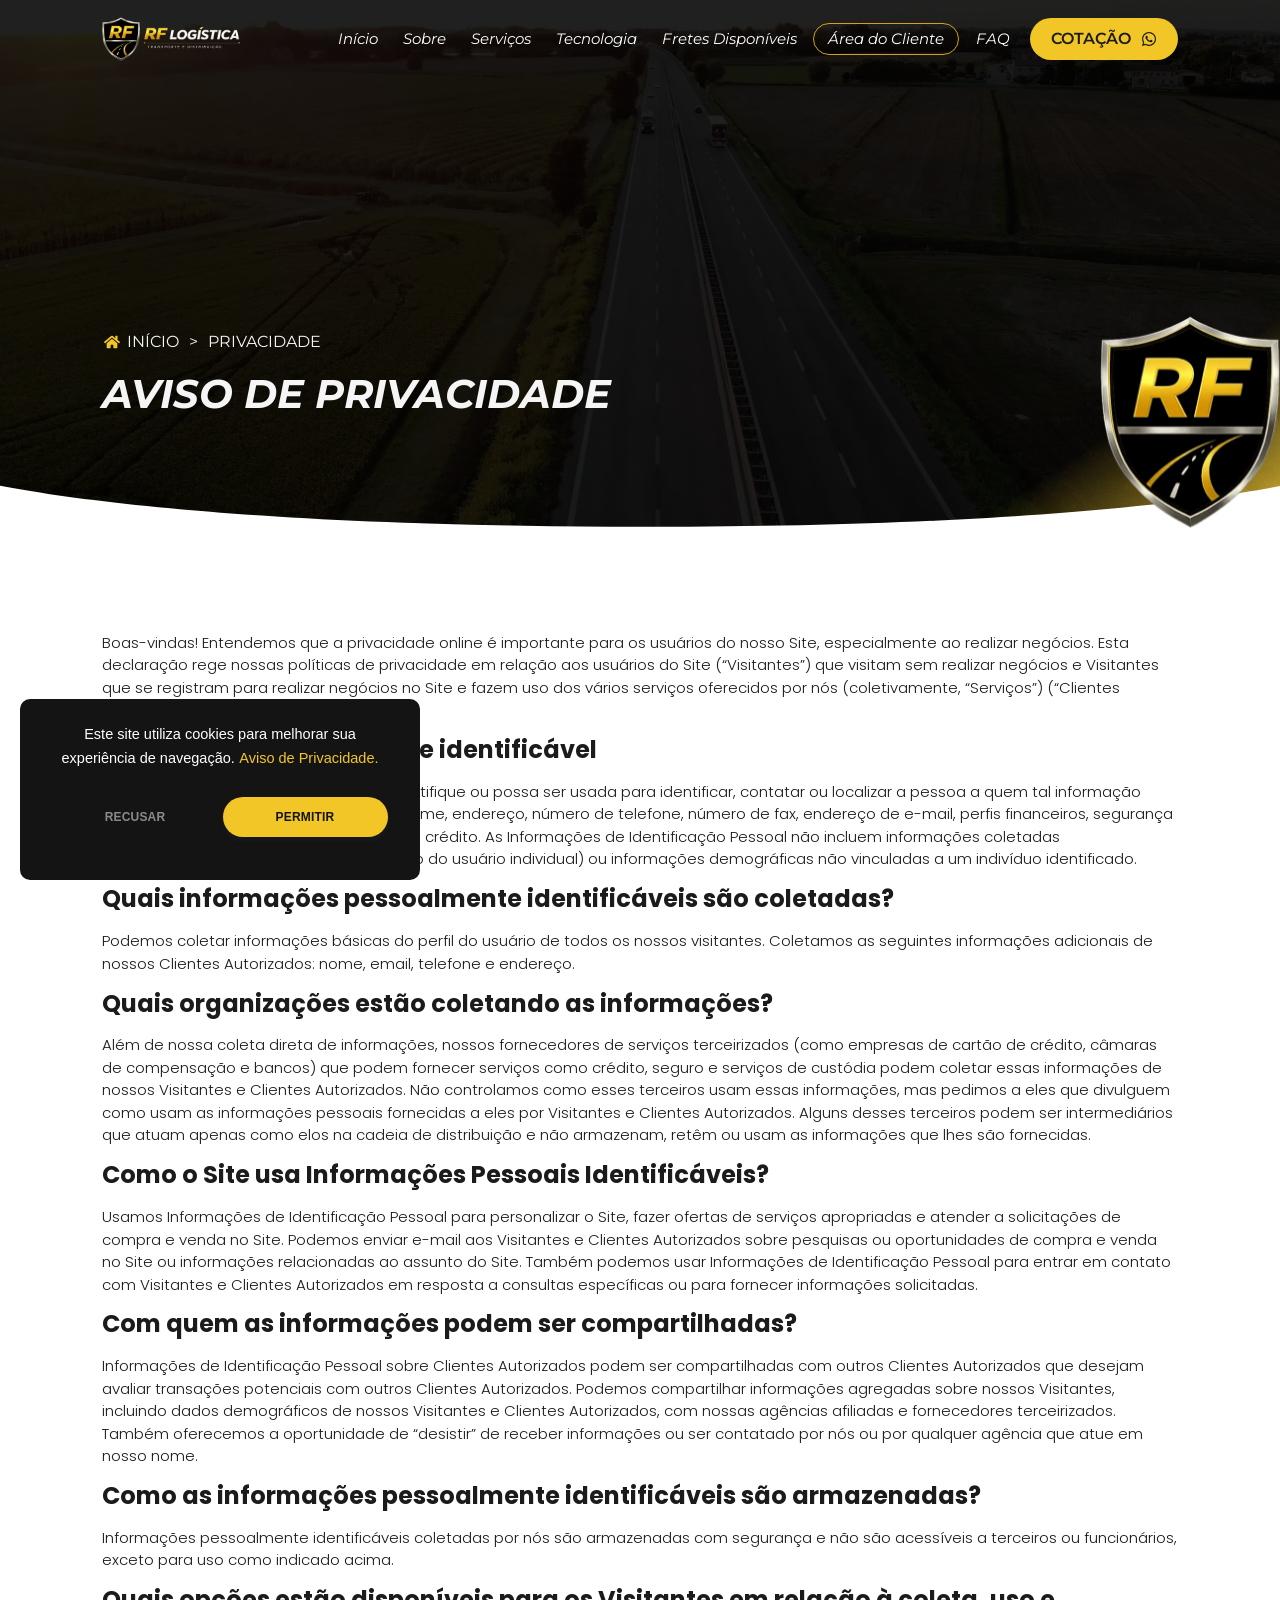
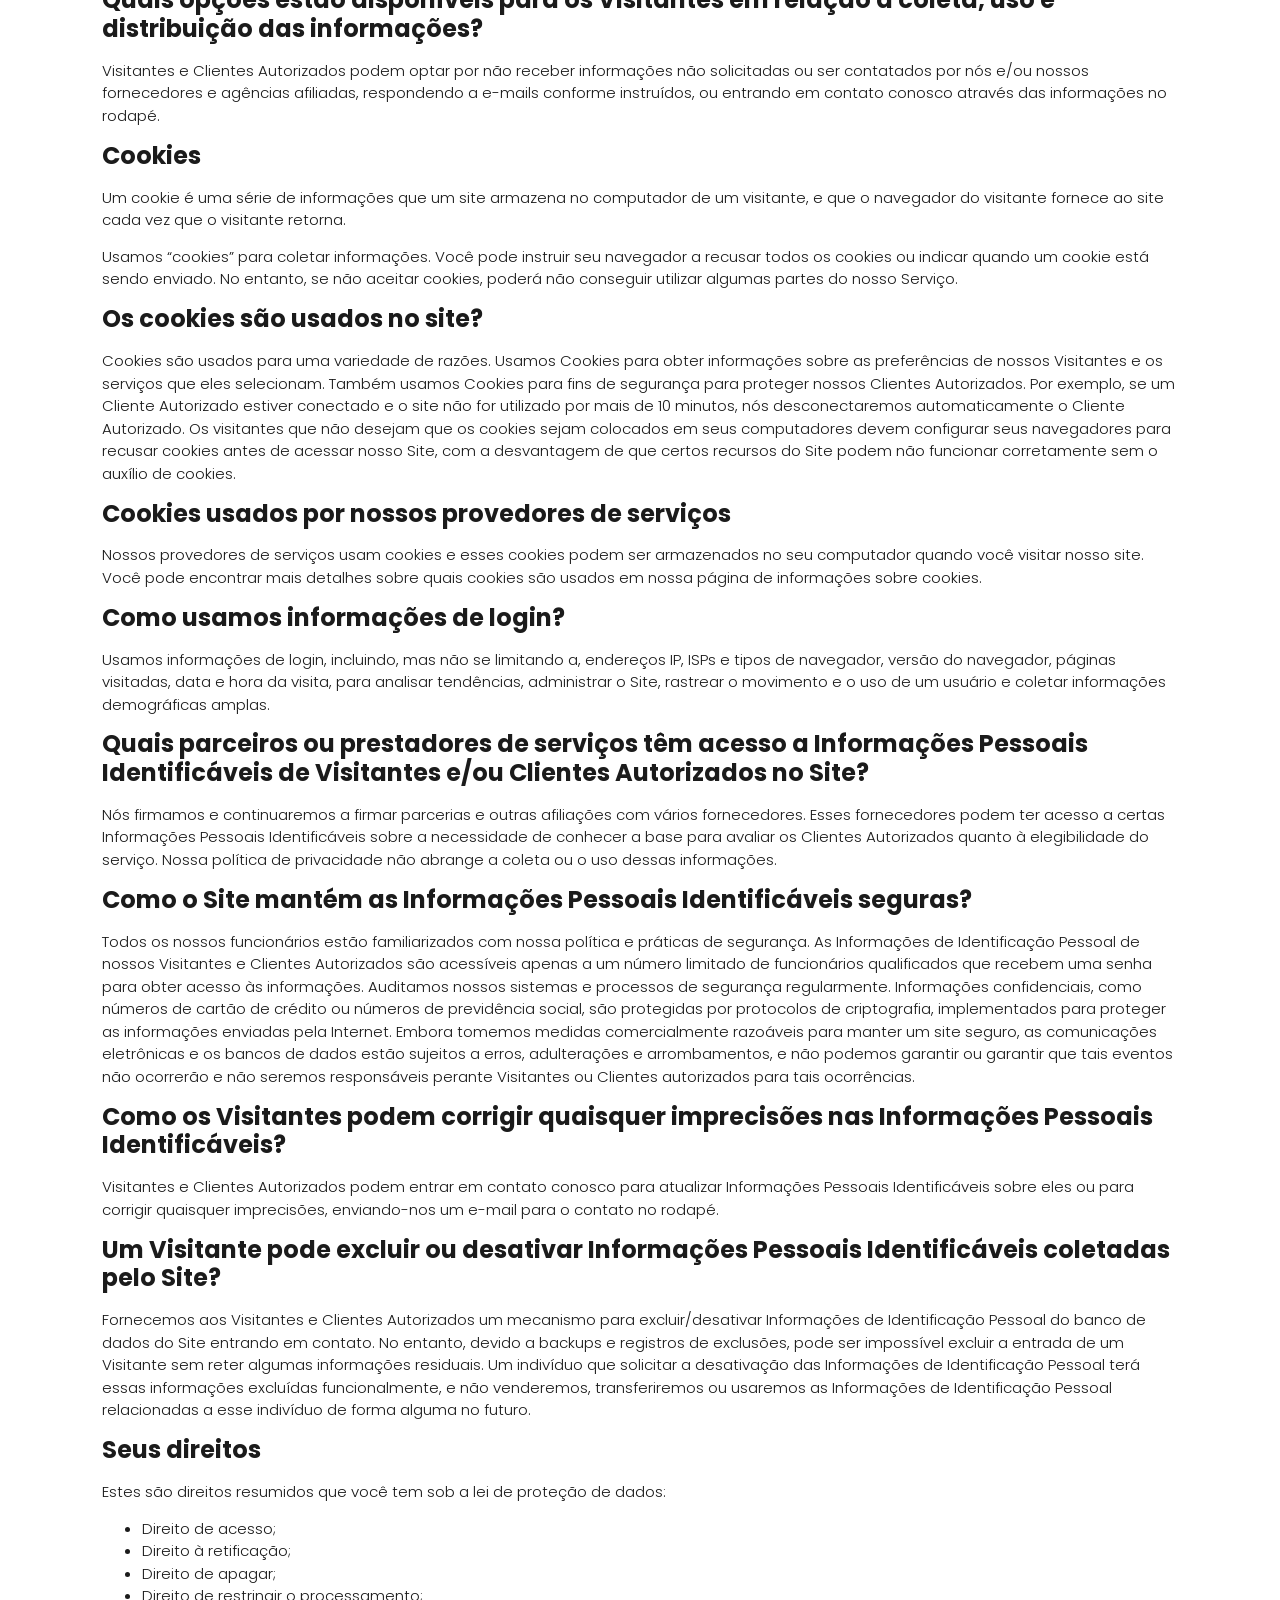
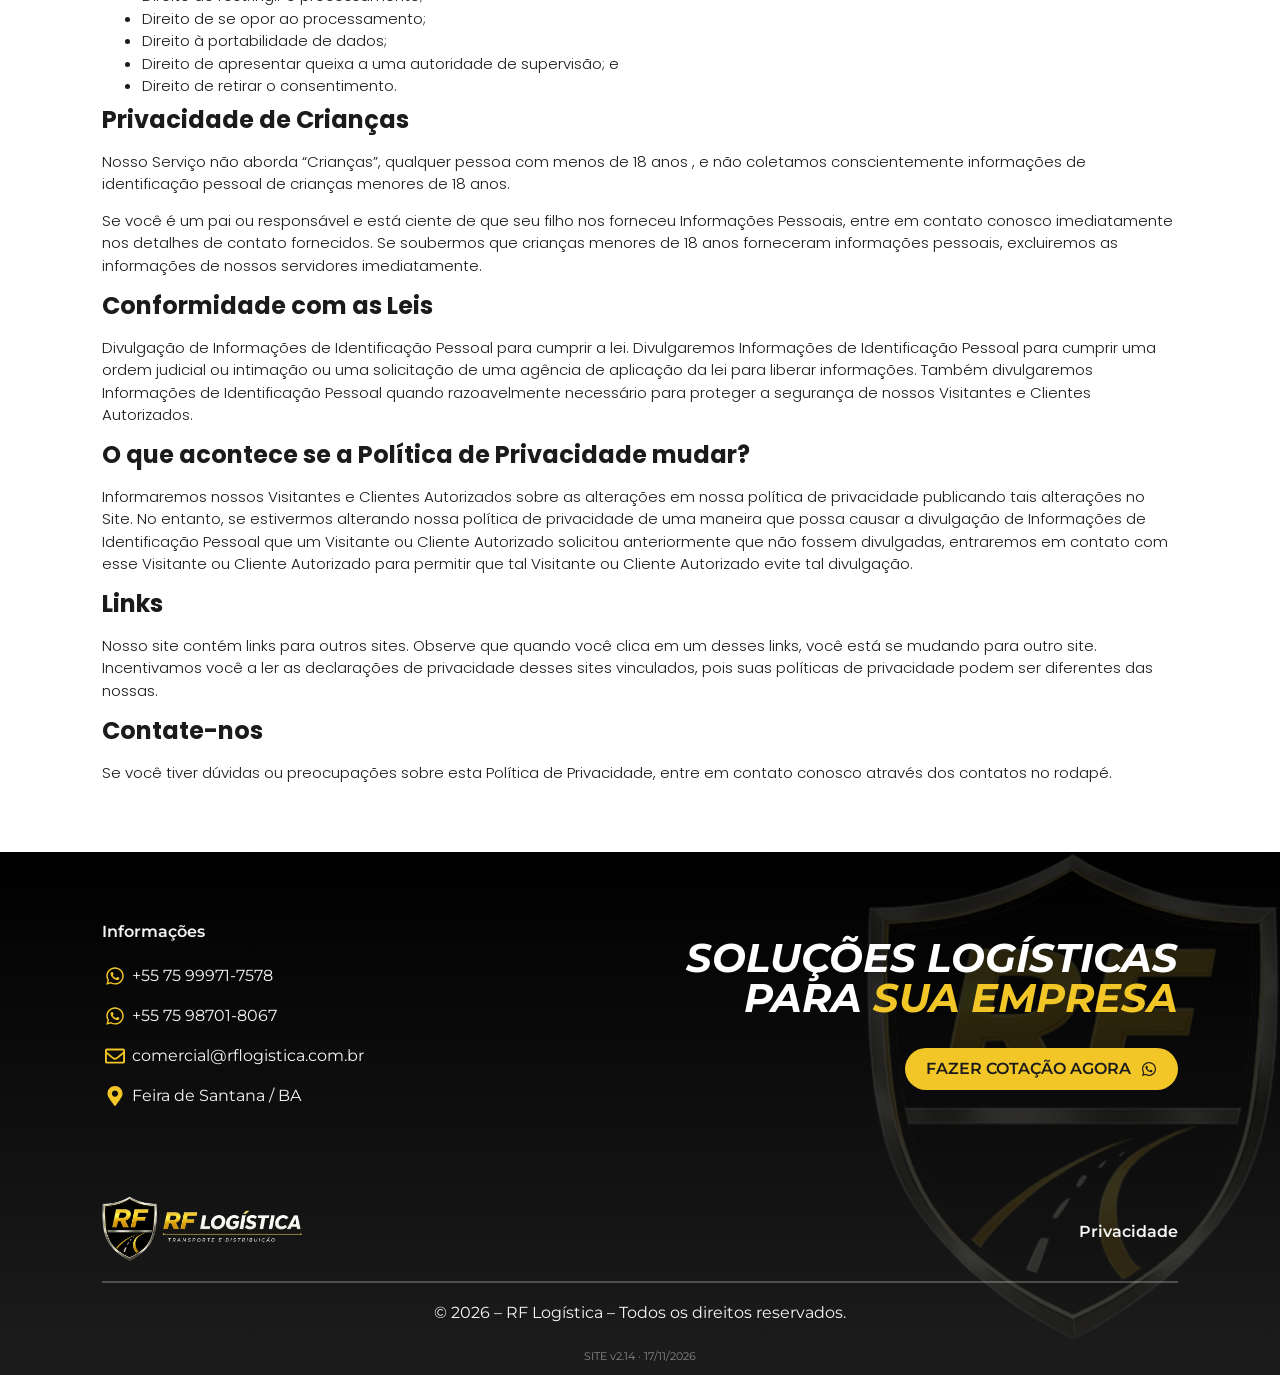
<file: privacidade/index.html>
<!doctype html>
<html lang="pt-BR">
<head>
	<meta charset="UTF-8">
	<meta name="viewport" content="width=device-width, initial-scale=1">
	<link rel="profile" href="https://gmpg.org/xfn/11">
	<title>Privacidade &#8211; RF Logística</title>
<meta name="rf-sistema" content="SITE">
<meta name="rf-sistema-nome" content="Site institucional RF Logística">
<meta name="rf-versao" content="v2.14">
<meta name="rf-data" content="2026-11-17">
<meta name="rf-cliente" content="RF Logística">
<link rel='stylesheet' id='rf-novidades-css' href='/assets/rf/rf-novidades.css' media='all' />

<meta name='robots' content='max-image-preview:large' />
<style id="wp-img-auto-sizes-contain-inline-css">
img:is([sizes=auto i],[sizes^="auto," i]){contain-intrinsic-size:3000px 1500px}
/*# sourceURL=wp-img-auto-sizes-contain-inline-css */
</style>
<style id="wp-emoji-styles-inline-css">

	img.wp-smiley, img.emoji {
		display: inline !important;
		border: none !important;
		box-shadow: none !important;
		height: 1em !important;
		width: 1em !important;
		margin: 0 0.07em !important;
		vertical-align: -0.1em !important;
		background: none !important;
		padding: 0 !important;
	}
/*# sourceURL=wp-emoji-styles-inline-css */
</style>
<style id="global-styles-inline-css">
:root{--wp--preset--aspect-ratio--square: 1;--wp--preset--aspect-ratio--4-3: 4/3;--wp--preset--aspect-ratio--3-4: 3/4;--wp--preset--aspect-ratio--3-2: 3/2;--wp--preset--aspect-ratio--2-3: 2/3;--wp--preset--aspect-ratio--16-9: 16/9;--wp--preset--aspect-ratio--9-16: 9/16;--wp--preset--color--black: #000000;--wp--preset--color--cyan-bluish-gray: #abb8c3;--wp--preset--color--white: #ffffff;--wp--preset--color--pale-pink: #f78da7;--wp--preset--color--vivid-red: #cf2e2e;--wp--preset--color--luminous-vivid-orange: #ff6900;--wp--preset--color--luminous-vivid-amber: #fcb900;--wp--preset--color--light-green-cyan: #7bdcb5;--wp--preset--color--vivid-green-cyan: #00d084;--wp--preset--color--pale-cyan-blue: #8ed1fc;--wp--preset--color--vivid-cyan-blue: #0693e3;--wp--preset--color--vivid-purple: #9b51e0;--wp--preset--gradient--vivid-cyan-blue-to-vivid-purple: linear-gradient(135deg,rgb(6,147,227) 0%,rgb(155,81,224) 100%);--wp--preset--gradient--light-green-cyan-to-vivid-green-cyan: linear-gradient(135deg,rgb(122,220,180) 0%,rgb(0,208,130) 100%);--wp--preset--gradient--luminous-vivid-amber-to-luminous-vivid-orange: linear-gradient(135deg,rgb(252,185,0) 0%,rgb(255,105,0) 100%);--wp--preset--gradient--luminous-vivid-orange-to-vivid-red: linear-gradient(135deg,rgb(255,105,0) 0%,rgb(207,46,46) 100%);--wp--preset--gradient--very-light-gray-to-cyan-bluish-gray: linear-gradient(135deg,rgb(238,238,238) 0%,rgb(169,184,195) 100%);--wp--preset--gradient--cool-to-warm-spectrum: linear-gradient(135deg,rgb(74,234,220) 0%,rgb(151,120,209) 20%,rgb(207,42,186) 40%,rgb(238,44,130) 60%,rgb(251,105,98) 80%,rgb(254,248,76) 100%);--wp--preset--gradient--blush-light-purple: linear-gradient(135deg,rgb(255,206,236) 0%,rgb(152,150,240) 100%);--wp--preset--gradient--blush-bordeaux: linear-gradient(135deg,rgb(254,205,165) 0%,rgb(254,45,45) 50%,rgb(107,0,62) 100%);--wp--preset--gradient--luminous-dusk: linear-gradient(135deg,rgb(255,203,112) 0%,rgb(199,81,192) 50%,rgb(65,88,208) 100%);--wp--preset--gradient--pale-ocean: linear-gradient(135deg,rgb(255,245,203) 0%,rgb(182,227,212) 50%,rgb(51,167,181) 100%);--wp--preset--gradient--electric-grass: linear-gradient(135deg,rgb(202,248,128) 0%,rgb(113,206,126) 100%);--wp--preset--gradient--midnight: linear-gradient(135deg,rgb(2,3,129) 0%,rgb(40,116,252) 100%);--wp--preset--font-size--small: 13px;--wp--preset--font-size--medium: 20px;--wp--preset--font-size--large: 36px;--wp--preset--font-size--x-large: 42px;--wp--preset--spacing--20: 0.44rem;--wp--preset--spacing--30: 0.67rem;--wp--preset--spacing--40: 1rem;--wp--preset--spacing--50: 1.5rem;--wp--preset--spacing--60: 2.25rem;--wp--preset--spacing--70: 3.38rem;--wp--preset--spacing--80: 5.06rem;--wp--preset--shadow--natural: 6px 6px 9px rgba(0, 0, 0, 0.2);--wp--preset--shadow--deep: 12px 12px 50px rgba(0, 0, 0, 0.4);--wp--preset--shadow--sharp: 6px 6px 0px rgba(0, 0, 0, 0.2);--wp--preset--shadow--outlined: 6px 6px 0px -3px rgb(255, 255, 255), 6px 6px rgb(0, 0, 0);--wp--preset--shadow--crisp: 6px 6px 0px rgb(0, 0, 0);}:root { --wp--style--global--content-size: 800px;--wp--style--global--wide-size: 1200px; }:where(body) { margin: 0; }.wp-site-blocks > .alignleft { float: left; margin-right: 2em; }.wp-site-blocks > .alignright { float: right; margin-left: 2em; }.wp-site-blocks > .aligncenter { justify-content: center; margin-left: auto; margin-right: auto; }:where(.wp-site-blocks) > * { margin-block-start: 24px; margin-block-end: 0; }:where(.wp-site-blocks) > :first-child { margin-block-start: 0; }:where(.wp-site-blocks) > :last-child { margin-block-end: 0; }:root { --wp--style--block-gap: 24px; }:root :where(.is-layout-flow) > :first-child{margin-block-start: 0;}:root :where(.is-layout-flow) > :last-child{margin-block-end: 0;}:root :where(.is-layout-flow) > *{margin-block-start: 24px;margin-block-end: 0;}:root :where(.is-layout-constrained) > :first-child{margin-block-start: 0;}:root :where(.is-layout-constrained) > :last-child{margin-block-end: 0;}:root :where(.is-layout-constrained) > *{margin-block-start: 24px;margin-block-end: 0;}:root :where(.is-layout-flex){gap: 24px;}:root :where(.is-layout-grid){gap: 24px;}.is-layout-flow > .alignleft{float: left;margin-inline-start: 0;margin-inline-end: 2em;}.is-layout-flow > .alignright{float: right;margin-inline-start: 2em;margin-inline-end: 0;}.is-layout-flow > .aligncenter{margin-left: auto !important;margin-right: auto !important;}.is-layout-constrained > .alignleft{float: left;margin-inline-start: 0;margin-inline-end: 2em;}.is-layout-constrained > .alignright{float: right;margin-inline-start: 2em;margin-inline-end: 0;}.is-layout-constrained > .aligncenter{margin-left: auto !important;margin-right: auto !important;}.is-layout-constrained > :where(:not(.alignleft):not(.alignright):not(.alignfull)){max-width: var(--wp--style--global--content-size);margin-left: auto !important;margin-right: auto !important;}.is-layout-constrained > .alignwide{max-width: var(--wp--style--global--wide-size);}body .is-layout-flex{display: flex;}.is-layout-flex{flex-wrap: wrap;align-items: center;}.is-layout-flex > :is(*, div){margin: 0;}body .is-layout-grid{display: grid;}.is-layout-grid > :is(*, div){margin: 0;}body{padding-top: 0px;padding-right: 0px;padding-bottom: 0px;padding-left: 0px;}:root :where(.wp-element-button, .wp-block-button__link){background-color: #32373c;border-width: 0;color: #fff;font-family: inherit;font-size: inherit;font-style: inherit;font-weight: inherit;letter-spacing: inherit;line-height: inherit;padding-top: calc(0.667em + 2px);padding-right: calc(1.333em + 2px);padding-bottom: calc(0.667em + 2px);padding-left: calc(1.333em + 2px);text-decoration: none;text-transform: inherit;}.has-black-color{color: var(--wp--preset--color--black) !important;}.has-cyan-bluish-gray-color{color: var(--wp--preset--color--cyan-bluish-gray) !important;}.has-white-color{color: var(--wp--preset--color--white) !important;}.has-pale-pink-color{color: var(--wp--preset--color--pale-pink) !important;}.has-vivid-red-color{color: var(--wp--preset--color--vivid-red) !important;}.has-luminous-vivid-orange-color{color: var(--wp--preset--color--luminous-vivid-orange) !important;}.has-luminous-vivid-amber-color{color: var(--wp--preset--color--luminous-vivid-amber) !important;}.has-light-green-cyan-color{color: var(--wp--preset--color--light-green-cyan) !important;}.has-vivid-green-cyan-color{color: var(--wp--preset--color--vivid-green-cyan) !important;}.has-pale-cyan-blue-color{color: var(--wp--preset--color--pale-cyan-blue) !important;}.has-vivid-cyan-blue-color{color: var(--wp--preset--color--vivid-cyan-blue) !important;}.has-vivid-purple-color{color: var(--wp--preset--color--vivid-purple) !important;}.has-black-background-color{background-color: var(--wp--preset--color--black) !important;}.has-cyan-bluish-gray-background-color{background-color: var(--wp--preset--color--cyan-bluish-gray) !important;}.has-white-background-color{background-color: var(--wp--preset--color--white) !important;}.has-pale-pink-background-color{background-color: var(--wp--preset--color--pale-pink) !important;}.has-vivid-red-background-color{background-color: var(--wp--preset--color--vivid-red) !important;}.has-luminous-vivid-orange-background-color{background-color: var(--wp--preset--color--luminous-vivid-orange) !important;}.has-luminous-vivid-amber-background-color{background-color: var(--wp--preset--color--luminous-vivid-amber) !important;}.has-light-green-cyan-background-color{background-color: var(--wp--preset--color--light-green-cyan) !important;}.has-vivid-green-cyan-background-color{background-color: var(--wp--preset--color--vivid-green-cyan) !important;}.has-pale-cyan-blue-background-color{background-color: var(--wp--preset--color--pale-cyan-blue) !important;}.has-vivid-cyan-blue-background-color{background-color: var(--wp--preset--color--vivid-cyan-blue) !important;}.has-vivid-purple-background-color{background-color: var(--wp--preset--color--vivid-purple) !important;}.has-black-border-color{border-color: var(--wp--preset--color--black) !important;}.has-cyan-bluish-gray-border-color{border-color: var(--wp--preset--color--cyan-bluish-gray) !important;}.has-white-border-color{border-color: var(--wp--preset--color--white) !important;}.has-pale-pink-border-color{border-color: var(--wp--preset--color--pale-pink) !important;}.has-vivid-red-border-color{border-color: var(--wp--preset--color--vivid-red) !important;}.has-luminous-vivid-orange-border-color{border-color: var(--wp--preset--color--luminous-vivid-orange) !important;}.has-luminous-vivid-amber-border-color{border-color: var(--wp--preset--color--luminous-vivid-amber) !important;}.has-light-green-cyan-border-color{border-color: var(--wp--preset--color--light-green-cyan) !important;}.has-vivid-green-cyan-border-color{border-color: var(--wp--preset--color--vivid-green-cyan) !important;}.has-pale-cyan-blue-border-color{border-color: var(--wp--preset--color--pale-cyan-blue) !important;}.has-vivid-cyan-blue-border-color{border-color: var(--wp--preset--color--vivid-cyan-blue) !important;}.has-vivid-purple-border-color{border-color: var(--wp--preset--color--vivid-purple) !important;}.has-vivid-cyan-blue-to-vivid-purple-gradient-background{background: var(--wp--preset--gradient--vivid-cyan-blue-to-vivid-purple) !important;}.has-light-green-cyan-to-vivid-green-cyan-gradient-background{background: var(--wp--preset--gradient--light-green-cyan-to-vivid-green-cyan) !important;}.has-luminous-vivid-amber-to-luminous-vivid-orange-gradient-background{background: var(--wp--preset--gradient--luminous-vivid-amber-to-luminous-vivid-orange) !important;}.has-luminous-vivid-orange-to-vivid-red-gradient-background{background: var(--wp--preset--gradient--luminous-vivid-orange-to-vivid-red) !important;}.has-very-light-gray-to-cyan-bluish-gray-gradient-background{background: var(--wp--preset--gradient--very-light-gray-to-cyan-bluish-gray) !important;}.has-cool-to-warm-spectrum-gradient-background{background: var(--wp--preset--gradient--cool-to-warm-spectrum) !important;}.has-blush-light-purple-gradient-background{background: var(--wp--preset--gradient--blush-light-purple) !important;}.has-blush-bordeaux-gradient-background{background: var(--wp--preset--gradient--blush-bordeaux) !important;}.has-luminous-dusk-gradient-background{background: var(--wp--preset--gradient--luminous-dusk) !important;}.has-pale-ocean-gradient-background{background: var(--wp--preset--gradient--pale-ocean) !important;}.has-electric-grass-gradient-background{background: var(--wp--preset--gradient--electric-grass) !important;}.has-midnight-gradient-background{background: var(--wp--preset--gradient--midnight) !important;}.has-small-font-size{font-size: var(--wp--preset--font-size--small) !important;}.has-medium-font-size{font-size: var(--wp--preset--font-size--medium) !important;}.has-large-font-size{font-size: var(--wp--preset--font-size--large) !important;}.has-x-large-font-size{font-size: var(--wp--preset--font-size--x-large) !important;}
:root :where(.wp-block-icon svg){width: 24px;}
:root :where(.wp-block-pullquote){font-size: 1.5em;line-height: 1.6;}
/*# sourceURL=global-styles-inline-css */
</style>
<link rel='stylesheet' id='hello-elementor-css' href='../wp-content/themes/hello-elementor/assets/css/reset.css' media='all' />
<link rel='stylesheet' id='hello-elementor-theme-style-css' href='../wp-content/themes/hello-elementor/assets/css/theme.css' media='all' />
<link rel='stylesheet' id='hello-elementor-header-footer-css' href='../wp-content/themes/hello-elementor/assets/css/header-footer.css' media='all' />
<link rel='stylesheet' id='elementor-frontend-css' href='../wp-content/plugins/elementor/assets/css/frontend.min.css' media='all' />
<link rel='stylesheet' id='elementor-post-5-css' href='../wp-content/uploads/elementor/css/post-5.css' media='all' />
<link rel='stylesheet' id='widget-image-css' href='../wp-content/plugins/elementor/assets/css/widget-image.min.css' media='all' />
<link rel='stylesheet' id='widget-nav-menu-css' href='../wp-content/plugins/pro-elements/assets/css/widget-nav-menu.min.css' media='all' />
<link rel='stylesheet' id='e-animation-shrink-css' href='../wp-content/plugins/elementor/assets/lib/animations/styles/e-animation-shrink.min.css' media='all' />
<link rel='stylesheet' id='e-sticky-css' href='../wp-content/plugins/pro-elements/assets/css/modules/sticky.min.css' media='all' />
<link rel='stylesheet' id='widget-icon-list-css' href='../wp-content/plugins/elementor/assets/css/widget-icon-list.min.css' media='all' />
<link rel='stylesheet' id='widget-icon-box-css' href='../wp-content/plugins/elementor/assets/css/widget-icon-box.min.css' media='all' />
<link rel='stylesheet' id='widget-heading-css' href='../wp-content/plugins/elementor/assets/css/widget-heading.min.css' media='all' />
<link rel='stylesheet' id='e-animation-float-css' href='../wp-content/plugins/elementor/assets/lib/animations/styles/e-animation-float.min.css' media='all' />
<link rel='stylesheet' id='widget-form-css' href='../wp-content/plugins/pro-elements/assets/css/widget-form.min.css' media='all' />
<link rel='stylesheet' id='e-popup-css' href='../wp-content/plugins/pro-elements/assets/css/conditionals/popup.min.css' media='all' />
<link rel='stylesheet' id='e-shapes-css' href='../wp-content/plugins/elementor/assets/css/conditionals/shapes.min.css' media='all' />
<link rel='stylesheet' id='elementor-post-73-css' href='../wp-content/uploads/elementor/css/post-73.css' media='all' />
<link rel='stylesheet' id='elementor-post-24-css' href='../wp-content/uploads/elementor/css/post-24.css' media='all' />
<link rel='stylesheet' id='elementor-post-21-css' href='../wp-content/uploads/elementor/css/post-21.css' media='all' />
<link rel='stylesheet' id='elementor-post-108-css' href='../wp-content/uploads/elementor/css/post-108.css' media='all' />
<link rel='stylesheet' id='rf-fonts-css' href='../assets/fonts.css' media='all' />
<script id="jquery-core-js" src="../wp-includes/js/jquery/jquery.min.js"></script>
<script id="jquery-migrate-js" src="../wp-includes/js/jquery/jquery-migrate.min.js"></script>
<meta name="generator" content="WordPress 7.0.8" />
<link rel="canonical" href="index.html" />
<link rel='shortlink' href='https://rflogistica.com.br/?p=73' />
<meta name="generator" content="Elementor 4.3.5; features: e_font_icon_svg, additional_custom_breakpoints; settings: css_print_method-external, google_font-enabled, font_display-auto">
			<style>
				.e-con.e-parent:nth-of-type(n+4):not(.e-lazyloaded):not(.e-no-lazyload),
				.e-con.e-parent:nth-of-type(n+4):not(.e-lazyloaded):not(.e-no-lazyload) * {
					background-image: none !important;
				}
				@media screen and (max-height: 1024px) {
					.e-con.e-parent:nth-of-type(n+3):not(.e-lazyloaded):not(.e-no-lazyload),
					.e-con.e-parent:nth-of-type(n+3):not(.e-lazyloaded):not(.e-no-lazyload) * {
						background-image: none !important;
					}
				}
				@media screen and (max-height: 640px) {
					.e-con.e-parent:nth-of-type(n+2):not(.e-lazyloaded):not(.e-no-lazyload),
					.e-con.e-parent:nth-of-type(n+2):not(.e-lazyloaded):not(.e-no-lazyload) * {
						background-image: none !important;
					}
				}
			</style>
			<link rel="icon" href="../wp-content/uploads/2026/03/Logo-RF-Fav-150x150.png" sizes="32x32" />
<link rel="icon" href="../wp-content/uploads/2026/03/Logo-RF-Fav-300x300.png" sizes="192x192" />
<link rel="apple-touch-icon" href="../wp-content/uploads/2026/03/Logo-RF-Fav-300x300.png" />
<meta name="msapplication-TileImage" content="https://rflogistica.com.br/wp-content/uploads/2026/03/Logo-RF-Fav-300x300.png" />
<style id="wp-custom-css">
a:focus {
box-shadow: 0 0 0 0 !important;
border: 0 none !important;
outline: 0 !important;
}

body, html {
overflow-x: hidden !important;
}

/Corrigir escrollamento no Mobile/
@media (max-width: 786px){
body, html {
overflow-x: hidden!important;
}
}

/* personalizar a barra em geral, aqui estou definindo 10px de largura para a barra vertical
e 10px de altura para a barra horizontal */
::-webkit-scrollbar {
width:8px;
height: 10px;
}

/* aqui é para personalizar o fundo da barra, neste caso estou colocando um fundo cinza escuro*/
::-webkit-scrollbar-track {
background:#1b1b1b
;
}

/* aqui é a alça da barra, que demonstra a altura que você está na página
estou colocando uma cor azul clara nela*/
::-webkit-scrollbar-thumb {
background: #F2C627
;
}
.page-title-section .page-header {
opacity: 0 !important;
}
</style>
</head>
<body class="wp-singular page-template page-template-elementor_header_footer page page-id-73 wp-custom-logo wp-embed-responsive wp-theme-hello-elementor hello-elementor-default elementor-default elementor-template-full-width elementor-kit-5 elementor-page elementor-page-73">


<a class="skip-link screen-reader-text" href="index.html#content">Ir para o conteúdo</a>

		<header data-elementor-type="header" data-elementor-id="24" class="elementor elementor-24 elementor-location-header" data-elementor-post-type="elementor_library">
			<div class="elementor-element elementor-element-4d6e91e0 e-con-full e-flex e-con e-parent" data-id="4d6e91e0" data-element_type="container" data-e-type="container" data-settings="{&quot;background_background&quot;:&quot;classic&quot;,&quot;sticky&quot;:&quot;top&quot;,&quot;sticky_effects_offset&quot;:35,&quot;sticky_anchor_link_offset&quot;:35,&quot;sticky_on&quot;:[&quot;desktop&quot;,&quot;tablet&quot;,&quot;mobile&quot;],&quot;sticky_offset&quot;:0}">
		<div class="elementor-element elementor-element-6c301102 e-con-full e-flex e-con e-child" data-id="6c301102" data-element_type="container" data-e-type="container" data-settings="{&quot;background_background&quot;:&quot;classic&quot;}">
		<div class="elementor-element elementor-element-13e9931d e-con-full e-flex e-con e-child" data-id="13e9931d" data-element_type="container" data-e-type="container">
				<div class="elementor-element elementor-element-7a0f3de1 elementor-widget-tablet__width-initial elementor-widget-mobile__width-initial elementor-widget elementor-widget-image" data-id="7a0f3de1" data-element_type="widget" data-e-type="widget" data-widget_type="image.default">
																<a href="https://rflogistica.com.br">
							<img fetchpriority="high" width="2560" height="835" src="../wp-content/uploads/2026/03/RF_LOGISTICA_LOGO_SEM_FUNDO-1-scaled.png" class="attachment-full size-full wp-image-1465" alt="" srcset="../wp-content/uploads/2026/03/RF_LOGISTICA_LOGO_SEM_FUNDO-1-scaled.png 2560w, ../wp-content/uploads/2026/03/RF_LOGISTICA_LOGO_SEM_FUNDO-1-300x98.png 300w, ../wp-content/uploads/2026/03/RF_LOGISTICA_LOGO_SEM_FUNDO-1-1024x334.png 1024w, ../wp-content/uploads/2026/03/RF_LOGISTICA_LOGO_SEM_FUNDO-1-768x250.png 768w, ../wp-content/uploads/2026/03/RF_LOGISTICA_LOGO_SEM_FUNDO-1-1536x501.png 1536w, ../wp-content/uploads/2026/03/RF_LOGISTICA_LOGO_SEM_FUNDO-1-2048x668.png 2048w" sizes="(max-width: 2560px) 100vw, 2560px" />								</a>
															</div>
				</div>
		<div class="elementor-element elementor-element-90518f2 e-con-full e-flex e-con e-child" data-id="90518f2" data-element_type="container" data-e-type="container">
				<div class="elementor-element elementor-element-6617662e elementor-nav-menu__align-center elementor-nav-menu--stretch elementor-nav-menu--dropdown-tablet elementor-nav-menu__text-align-aside elementor-nav-menu--toggle elementor-nav-menu--burger elementor-widget elementor-widget-nav-menu" data-id="6617662e" data-element_type="widget" data-e-type="widget" data-settings="{&quot;full_width&quot;:&quot;stretch&quot;,&quot;layout&quot;:&quot;horizontal&quot;,&quot;submenu_icon&quot;:{&quot;value&quot;:&quot;&lt;svg aria-hidden=\&quot;true\&quot; class=\&quot;e-font-icon-svg e-fas-caret-down\&quot; viewBox=\&quot;0 0 320 512\&quot; xmlns=\&quot;http:\/\/www.w3.org\/2000\/svg\&quot;&gt;&lt;path d=\&quot;M31.3 192h257.3c17.8 0 26.7 21.5 14.1 34.1L174.1 354.8c-7.8 7.8-20.5 7.8-28.3 0L17.2 226.1C4.6 213.5 13.5 192 31.3 192z\&quot;&gt;&lt;\/path&gt;&lt;\/svg&gt;&quot;,&quot;library&quot;:&quot;fa-solid&quot;},&quot;toggle&quot;:&quot;burger&quot;}" data-widget_type="nav-menu.default">
								<nav aria-label="Menu" class="elementor-nav-menu--main elementor-nav-menu__container elementor-nav-menu--layout-horizontal e--pointer-none">
				<ul id="menu-1-6617662e" class="elementor-nav-menu"><li class="menu-item menu-item-type-post_type menu-item-object-page menu-item-home menu-item-628"><a href="/" class="elementor-item">Início</a></li>
<li class="menu-item menu-item-type-post_type menu-item-object-page menu-item-621"><a href="/sobre/" class="elementor-item">Sobre</a></li>
<li class="menu-item menu-item-type-post_type menu-item-object-page menu-item-622"><a href="/servicos/" class="elementor-item">Serviços</a></li>
<li class="menu-item menu-item-rfx"><a href="/#tecnologia" class="elementor-item">Tecnologia</a></li>
<li class="menu-item menu-item-fretes"><a href="/fretes/" class="elementor-item">Fretes Disponíveis</a></li>
<li class="menu-item menu-item-cliente" style="align-self:center"><a href="/cliente/" class="elementor-item" style="border:1px solid #D4A017;border-radius:999px;padding:6px 14px!important;line-height:1.2;margin:0 4px">Área do Cliente</a></li>
<li class="menu-item menu-item-type-post_type menu-item-object-page menu-item-623"><a href="/faq/" class="elementor-item">FAQ</a></li>
</ul>			</nav>
					<div class="elementor-menu-toggle" role="button" tabindex="0" aria-label="Menu Toggle" aria-expanded="false">
			<svg aria-hidden="true" role="presentation" class="elementor-menu-toggle__icon--open e-font-icon-svg e-eicon-menu-bar" viewBox="0 0 1000 1000" xmlns="http://www.w3.org/2000/svg"><path d="M104 333H896C929 333 958 304 958 271S929 208 896 208H104C71 208 42 237 42 271S71 333 104 333ZM104 583H896C929 583 958 554 958 521S929 458 896 458H104C71 458 42 487 42 521S71 583 104 583ZM104 833H896C929 833 958 804 958 771S929 708 896 708H104C71 708 42 737 42 771S71 833 104 833Z"></path></svg><svg aria-hidden="true" role="presentation" class="elementor-menu-toggle__icon--close e-font-icon-svg e-eicon-close" viewBox="0 0 1000 1000" xmlns="http://www.w3.org/2000/svg"><path d="M742 167L500 408 258 167C246 154 233 150 217 150 196 150 179 158 167 167 154 179 150 196 150 212 150 229 154 242 171 254L408 500 167 742C138 771 138 800 167 829 196 858 225 858 254 829L496 587 738 829C750 842 767 846 783 846 800 846 817 842 829 829 842 817 846 804 846 783 846 767 842 750 829 737L588 500 833 258C863 229 863 200 833 171 804 137 775 137 742 167Z"></path></svg>		</div>
					<nav class="elementor-nav-menu--dropdown elementor-nav-menu__container" aria-hidden="true">
				<ul id="menu-2-6617662e" class="elementor-nav-menu"><li class="menu-item menu-item-type-post_type menu-item-object-page menu-item-home menu-item-628"><a href="/" class="elementor-item" tabindex="-1">Início</a></li>
<li class="menu-item menu-item-type-post_type menu-item-object-page menu-item-621"><a href="/sobre/" class="elementor-item" tabindex="-1">Sobre</a></li>
<li class="menu-item menu-item-type-post_type menu-item-object-page menu-item-622"><a href="/servicos/" class="elementor-item" tabindex="-1">Serviços</a></li>
<li class="menu-item menu-item-rfx"><a href="/#tecnologia" class="elementor-item" tabindex="-1">Tecnologia</a></li>
<li class="menu-item menu-item-fretes"><a href="/fretes/" class="elementor-item" tabindex="-1">Fretes Disponíveis</a></li>
<li class="menu-item menu-item-cliente" style="align-self:center"><a href="/cliente/" class="elementor-item" tabindex="-1" style="border:1px solid #D4A017;border-radius:999px;padding:6px 14px!important;line-height:1.2;margin:0 4px">Área do Cliente</a></li>
<li class="menu-item menu-item-type-post_type menu-item-object-page menu-item-623"><a href="/faq/" class="elementor-item" tabindex="-1">FAQ</a></li>
</ul>			</nav>
						</div>
				<div class="elementor-element elementor-element-79144c2 elementor-widget elementor-widget-button" data-id="79144c2" data-element_type="widget" data-e-type="widget" data-widget_type="button.default">
										<a class="elementor-button elementor-button-link elementor-size-sm elementor-animation-shrink" href="#elementor-action%3Aaction%3Dpopup%3Aopen%26settings%3DeyJpZCI6IjEwOCIsInRvZ2dsZSI6ZmFsc2V9" target="_blank">
						<span class="elementor-button-content-wrapper">
						<span class="elementor-button-icon">
				<svg aria-hidden="true" class="e-font-icon-svg e-fab-whatsapp" viewBox="0 0 448 512" xmlns="http://www.w3.org/2000/svg"><path d="M380.9 97.1C339 55.1 283.2 32 223.9 32c-122.4 0-222 99.6-222 222 0 39.1 10.2 77.3 29.6 111L0 480l117.7-30.9c32.4 17.7 68.9 27 106.1 27h.1c122.3 0 224.1-99.6 224.1-222 0-59.3-25.2-115-67.1-157zm-157 341.6c-33.2 0-65.7-8.9-94-25.7l-6.7-4-69.8 18.3L72 359.2l-4.4-7c-18.5-29.4-28.2-63.3-28.2-98.2 0-101.7 82.8-184.5 184.6-184.5 49.3 0 95.6 19.2 130.4 54.1 34.8 34.9 56.2 81.2 56.1 130.5 0 101.8-84.9 184.6-186.6 184.6zm101.2-138.2c-5.5-2.8-32.8-16.2-37.9-18-5.1-1.9-8.8-2.8-12.5 2.8-3.7 5.6-14.3 18-17.6 21.8-3.2 3.7-6.5 4.2-12 1.4-32.6-16.3-54-29.1-75.5-66-5.7-9.8 5.7-9.1 16.3-30.3 1.8-3.7.9-6.9-.5-9.7-1.4-2.8-12.5-30.1-17.1-41.2-4.5-10.8-9.1-9.3-12.5-9.5-3.2-.2-6.9-.2-10.6-.2-3.7 0-9.7 1.4-14.8 6.9-5.1 5.6-19.4 19-19.4 46.3 0 27.3 19.9 53.7 22.6 57.4 2.8 3.7 39.1 59.7 94.8 83.8 35.2 15.2 49 16.5 66.6 13.9 10.7-1.6 32.8-13.4 37.4-26.4 4.6-13 4.6-24.1 3.2-26.4-1.3-2.5-5-3.9-10.5-6.6z"></path></svg>			</span>
									<span class="elementor-button-text">COTAÇÃO</span>
					</span>
					</a>
								</div>
				</div>
				</div>
				</div>
				</header>
				<div data-elementor-type="wp-page" data-elementor-id="73" class="elementor elementor-73" data-elementor-post-type="page">
				<div class="elementor-element elementor-element-75b65954 e-con-full e-flex e-con e-parent" data-id="75b65954" data-element_type="container" data-e-type="container" data-settings="{&quot;background_background&quot;:&quot;classic&quot;,&quot;shape_divider_bottom&quot;:&quot;curve&quot;,&quot;shape_divider_bottom_negative&quot;:&quot;yes&quot;}">
				<div class="elementor-shape elementor-shape-bottom" aria-hidden="true" data-negative="true">
			<svg xmlns="http://www.w3.org/2000/svg" viewBox="0 0 1000 100" preserveAspectRatio="none">
	<path class="elementor-shape-fill" d="M500,97C126.7,96.3,0.8,19.8,0,0v100l1000,0V1C1000,19.4,873.3,97.8,500,97z"/>
</svg>		</div>
				<div class="elementor-element elementor-element-85e3921 elementor-icon-list--layout-inline elementor-mobile-align-center elementor-list-item-link-full_width elementor-widget elementor-widget-icon-list" data-id="85e3921" data-element_type="widget" data-e-type="widget" data-widget_type="icon-list.default">
							<ul class="elementor-icon-list-items elementor-inline-items">
							<li class="elementor-icon-list-item elementor-inline-item">
											<a href="https://rflogistica.com.br">

												<span class="elementor-icon-list-icon">
							<svg aria-hidden="true" class="e-font-icon-svg e-fas-home" viewBox="0 0 576 512" xmlns="http://www.w3.org/2000/svg"><path d="M280.37 148.26L96 300.11V464a16 16 0 0 0 16 16l112.06-.29a16 16 0 0 0 15.92-16V368a16 16 0 0 1 16-16h64a16 16 0 0 1 16 16v95.64a16 16 0 0 0 16 16.05L464 480a16 16 0 0 0 16-16V300L295.67 148.26a12.19 12.19 0 0 0-15.3 0zM571.6 251.47L488 182.56V44.05a12 12 0 0 0-12-12h-56a12 12 0 0 0-12 12v72.61L318.47 43a48 48 0 0 0-61 0L4.34 251.47a12 12 0 0 0-1.6 16.9l25.5 31A12 12 0 0 0 45.15 301l235.22-193.74a12.19 12.19 0 0 1 15.3 0L530.9 301a12 12 0 0 0 16.9-1.6l25.5-31a12 12 0 0 0-1.7-16.93z"></path></svg>						</span>
										<span class="elementor-icon-list-text">INÍCIO</span>
											</a>
									</li>
								<li class="elementor-icon-list-item elementor-inline-item">
										<span class="elementor-icon-list-text">&gt;</span>
									</li>
								<li class="elementor-icon-list-item elementor-inline-item">
										<span class="elementor-icon-list-text">PRIVACIDADE</span>
									</li>
						</ul>
						</div>
				<div class="elementor-element elementor-element-1e7c837b elementor-widget__width-initial elementor-widget elementor-widget-heading" data-id="1e7c837b" data-element_type="widget" data-e-type="widget" data-widget_type="heading.default">
					<h2 class="elementor-heading-title elementor-size-default">Aviso de Privacidade</h2>				</div>
				<div class="elementor-element elementor-element-251bbb8 elementor-widget__width-initial elementor-absolute elementor-widget elementor-widget-image" data-id="251bbb8" data-element_type="widget" data-e-type="widget" data-settings="{&quot;_position&quot;:&quot;absolute&quot;}" data-widget_type="image.default">
															<img decoding="async" width="726" height="857" src="../wp-content/uploads/2026/03/RF_LOGISTICA_LOGO_SEM_FUNDO-2.png" class="attachment-large size-large wp-image-1466" alt="" srcset="../wp-content/uploads/2026/03/RF_LOGISTICA_LOGO_SEM_FUNDO-2.png 726w, ../wp-content/uploads/2026/03/RF_LOGISTICA_LOGO_SEM_FUNDO-2-254x300.png 254w" sizes="(max-width: 726px) 100vw, 726px" />															</div>
				</div>
		<div class="elementor-element elementor-element-77e62658 e-flex e-con-boxed e-con e-parent" data-id="77e62658" data-element_type="container" data-e-type="container" data-settings="{&quot;background_background&quot;:&quot;classic&quot;}">
					<div class="e-con-inner">
				<div class="elementor-element elementor-element-884c8ff elementor-widget-tablet__width-initial elementor-widget elementor-widget-text-editor" data-id="884c8ff" data-element_type="widget" data-e-type="widget" data-widget_type="text-editor.default">
									<p>Boas-vindas! Entendemos que a privacidade online é importante para os usuários do nosso Site, especialmente ao realizar negócios. Esta declaração rege nossas políticas de privacidade em relação aos usuários do Site (“Visitantes”) que visitam sem realizar negócios e Visitantes que se registram para realizar negócios no Site e fazem uso dos vários serviços oferecidos por nós (coletivamente, &#8220;Serviços&#8221;) (&#8220;Clientes Autorizados&#8221;).</p><h4><strong>Informação pessoalmente identificável</strong></h4><p>Refere-se a qualquer informação que identifique ou possa ser usada para identificar, contatar ou localizar a pessoa a quem tal informação pertence, incluindo, mas não limitado a, nome, endereço, número de telefone, número de fax, endereço de e-mail, perfis financeiros, segurança social número e informações do cartão de crédito. As Informações de Identificação Pessoal não incluem informações coletadas anonimamente (ou seja, sem identificação do usuário individual) ou informações demográficas não vinculadas a um indivíduo identificado.</p><h4><strong>Quais informações pessoalmente identificáveis são coletadas?</strong></h4><p>Podemos coletar informações básicas do perfil do usuário de todos os nossos visitantes. Coletamos as seguintes informações adicionais de nossos Clientes Autorizados: nome, email, telefone e endereço.</p><h4><strong>Quais organizações estão coletando as informações?</strong></h4><p>Além de nossa coleta direta de informações, nossos fornecedores de serviços terceirizados (como empresas de cartão de crédito, câmaras de compensação e bancos) que podem fornecer serviços como crédito, seguro e serviços de custódia podem coletar essas informações de nossos Visitantes e Clientes Autorizados. Não controlamos como esses terceiros usam essas informações, mas pedimos a eles que divulguem como usam as informações pessoais fornecidas a eles por Visitantes e Clientes Autorizados. Alguns desses terceiros podem ser intermediários que atuam apenas como elos na cadeia de distribuição e não armazenam, retêm ou usam as informações que lhes são fornecidas.</p><h4><strong>Como o Site usa Informações Pessoais Identificáveis?</strong></h4><p>Usamos Informações de Identificação Pessoal para personalizar o Site, fazer ofertas de serviços apropriadas e atender a solicitações de compra e venda no Site. Podemos enviar e-mail aos Visitantes e Clientes Autorizados sobre pesquisas ou oportunidades de compra e venda no Site ou informações relacionadas ao assunto do Site. Também podemos usar Informações de Identificação Pessoal para entrar em contato com Visitantes e Clientes Autorizados em resposta a consultas específicas ou para fornecer informações solicitadas.</p><h4><strong>Com quem as informações podem ser compartilhadas?</strong></h4><p>Informações de Identificação Pessoal sobre Clientes Autorizados podem ser compartilhadas com outros Clientes Autorizados que desejam avaliar transações potenciais com outros Clientes Autorizados. Podemos compartilhar informações agregadas sobre nossos Visitantes, incluindo dados demográficos de nossos Visitantes e Clientes Autorizados, com nossas agências afiliadas e fornecedores terceirizados. Também oferecemos a oportunidade de “desistir” de receber informações ou ser contatado por nós ou por qualquer agência que atue em nosso nome.</p><h4><strong>Como as informações pessoalmente identificáveis são armazenadas?</strong></h4><p>Informações pessoalmente identificáveis coletadas por nós são armazenadas com segurança e não são acessíveis a terceiros ou funcionários, exceto para uso como indicado acima.</p><h4><strong>Quais opções estão disponíveis para os Visitantes em relação à coleta, uso e distribuição das informações?</strong></h4><p>Visitantes e Clientes Autorizados podem optar por não receber informações não solicitadas ou ser contatados por nós e/ou nossos fornecedores e agências afiliadas, respondendo a e-mails conforme instruídos, ou entrando em contato conosco através das informações no rodapé.</p><h4><strong>Cookies</strong></h4><p>Um cookie é uma série de informações que um site armazena no computador de um visitante, e que o navegador do visitante fornece ao site cada vez que o visitante retorna.</p><p>Usamos &#8220;cookies&#8221; para coletar informações. Você pode instruir seu navegador a recusar todos os cookies ou indicar quando um cookie está sendo enviado. No entanto, se não aceitar cookies, poderá não conseguir utilizar algumas partes do nosso Serviço.</p><h4><strong>Os cookies são usados no site?</strong></h4><p>Cookies são usados para uma variedade de razões. Usamos Cookies para obter informações sobre as preferências de nossos Visitantes e os serviços que eles selecionam. Também usamos Cookies para fins de segurança para proteger nossos Clientes Autorizados. Por exemplo, se um Cliente Autorizado estiver conectado e o site não for utilizado por mais de 10 minutos, nós desconectaremos automaticamente o Cliente Autorizado. Os visitantes que não desejam que os cookies sejam colocados em seus computadores devem configurar seus navegadores para recusar cookies antes de acessar nosso Site, com a desvantagem de que certos recursos do Site podem não funcionar corretamente sem o auxílio de cookies.</p><h4><strong>Cookies usados por nossos provedores de serviços</strong></h4><p>Nossos provedores de serviços usam cookies e esses cookies podem ser armazenados no seu computador quando você visitar nosso site. Você pode encontrar mais detalhes sobre quais cookies são usados em nossa página de informações sobre cookies.</p><h4><strong>Como usamos informações de login?</strong></h4><p>Usamos informações de login, incluindo, mas não se limitando a, endereços IP, ISPs e tipos de navegador, versão do navegador, páginas visitadas, data e hora da visita, para analisar tendências, administrar o Site, rastrear o movimento e o uso de um usuário e coletar informações demográficas amplas.</p><h4><strong>Quais parceiros ou prestadores de serviços têm acesso a Informações Pessoais Identificáveis de Visitantes e/ou Clientes Autorizados no Site?</strong></h4><p>Nós firmamos e continuaremos a firmar parcerias e outras afiliações com vários fornecedores. Esses fornecedores podem ter acesso a certas Informações Pessoais Identificáveis sobre a necessidade de conhecer a base para avaliar os Clientes Autorizados quanto à elegibilidade do serviço. Nossa política de privacidade não abrange a coleta ou o uso dessas informações.</p><h4><strong>Como o Site mantém as Informações Pessoais Identificáveis seguras?</strong></h4><p>Todos os nossos funcionários estão familiarizados com nossa política e práticas de segurança. As Informações de Identificação Pessoal de nossos Visitantes e Clientes Autorizados são acessíveis apenas a um número limitado de funcionários qualificados que recebem uma senha para obter acesso às informações. Auditamos nossos sistemas e processos de segurança regularmente. Informações confidenciais, como números de cartão de crédito ou números de previdência social, são protegidas por protocolos de criptografia, implementados para proteger as informações enviadas pela Internet. Embora tomemos medidas comercialmente razoáveis para manter um site seguro, as comunicações eletrônicas e os bancos de dados estão sujeitos a erros, adulterações e arrombamentos, e não podemos garantir ou garantir que tais eventos não ocorrerão e não seremos responsáveis perante Visitantes ou Clientes autorizados para tais ocorrências.</p><h4><strong>Como os Visitantes podem corrigir quaisquer imprecisões nas Informações Pessoais Identificáveis?</strong></h4><p>Visitantes e Clientes Autorizados podem entrar em contato conosco para atualizar Informações Pessoais Identificáveis sobre eles ou para corrigir quaisquer imprecisões, enviando-nos um e-mail para o contato no rodapé.</p><h4><strong>Um Visitante pode excluir ou desativar Informações Pessoais Identificáveis coletadas pelo Site?</strong></h4><p>Fornecemos aos Visitantes e Clientes Autorizados um mecanismo para excluir/desativar Informações de Identificação Pessoal do banco de dados do Site entrando em contato. No entanto, devido a backups e registros de exclusões, pode ser impossível excluir a entrada de um Visitante sem reter algumas informações residuais. Um indivíduo que solicitar a desativação das Informações de Identificação Pessoal terá essas informações excluídas funcionalmente, e não venderemos, transferiremos ou usaremos as Informações de Identificação Pessoal relacionadas a esse indivíduo de forma alguma no futuro.</p><h4><strong>Seus direitos</strong></h4><p>Estes são direitos resumidos que você tem sob a lei de proteção de dados:</p><ul><li>Direito de acesso;</li><li>Direito à retificação;</li><li>Direito de apagar;</li><li>Direito de restringir o processamento;</li><li>Direito de se opor ao processamento;</li><li>Direito à portabilidade de dados;</li><li>Direito de apresentar queixa a uma autoridade de supervisão; e</li><li>Direito de retirar o consentimento.</li></ul><h4><strong>Privacidade de Crianças</strong></h4><p>Nosso Serviço não aborda “Crianças”, qualquer pessoa com menos de 18 anos , e não coletamos conscientemente informações de identificação pessoal de crianças menores de 18 anos.</p><p>Se você é um pai ou responsável e está ciente de que seu filho nos forneceu Informações Pessoais, entre em contato conosco imediatamente nos detalhes de contato fornecidos. Se soubermos que crianças menores de 18 anos forneceram informações pessoais, excluiremos as informações de nossos servidores imediatamente.</p><h4><strong>Conformidade com as Leis</strong></h4><p>Divulgação de Informações de Identificação Pessoal para cumprir a lei. Divulgaremos Informações de Identificação Pessoal para cumprir uma ordem judicial ou intimação ou uma solicitação de uma agência de aplicação da lei para liberar informações. Também divulgaremos Informações de Identificação Pessoal quando razoavelmente necessário para proteger a segurança de nossos Visitantes e Clientes Autorizados.</p><h4><strong>O que acontece se a Política de Privacidade mudar?</strong></h4><p>Informaremos nossos Visitantes e Clientes Autorizados sobre as alterações em nossa política de privacidade publicando tais alterações no Site. No entanto, se estivermos alterando nossa política de privacidade de uma maneira que possa causar a divulgação de Informações de Identificação Pessoal que um Visitante ou Cliente Autorizado solicitou anteriormente que não fossem divulgadas, entraremos em contato com esse Visitante ou Cliente Autorizado para permitir que tal Visitante ou Cliente Autorizado evite tal divulgação.</p><h4><strong>Links</strong></h4><p>Nosso site contém links para outros sites. Observe que quando você clica em um desses links, você está se mudando para outro site. Incentivamos você a ler as declarações de privacidade desses sites vinculados, pois suas políticas de privacidade podem ser diferentes das nossas.</p><h4><strong>Contate-nos</strong></h4><p>Se você tiver dúvidas ou preocupações sobre esta Política de Privacidade, entre em contato conosco através dos contatos no rodapé.</p>								</div>
					</div>
				</div>
				</div>
				<footer data-elementor-type="footer" data-elementor-id="21" class="elementor elementor-21 elementor-location-footer" data-elementor-post-type="elementor_library">
			<div class="elementor-element elementor-element-2565a2cc e-con-full e-flex e-con e-parent" data-id="2565a2cc" data-element_type="container" data-e-type="container" data-settings="{&quot;background_background&quot;:&quot;gradient&quot;}">
		<div class="elementor-element elementor-element-1b3422f e-con-full e-flex e-con e-child" data-id="1b3422f" data-element_type="container" data-e-type="container">
		<div class="elementor-element elementor-element-63d12363 e-con-full e-flex e-con e-child" data-id="63d12363" data-element_type="container" data-e-type="container">
				<div class="elementor-element elementor-element-1164b192 elementor-widget elementor-widget-text-editor" data-id="1164b192" data-element_type="widget" data-e-type="widget" data-widget_type="text-editor.default">
									<p>Informações</p>								</div>
				<div class="elementor-element elementor-element-2c4bbb37 elementor-align-start elementor-tablet-align-start elementor-mobile-align-center elementor-widget-mobile__width-initial elementor-icon-list--layout-traditional elementor-list-item-link-full_width elementor-widget elementor-widget-icon-list" data-id="2c4bbb37" data-element_type="widget" data-e-type="widget" data-widget_type="icon-list.default">
							<ul class="elementor-icon-list-items">
							<li class="elementor-icon-list-item">
											<a href="#elementor-action%3Aaction%3Dpopup%3Aopen%26settings%3DeyJpZCI6IjEwOCIsInRvZ2dsZSI6ZmFsc2V9" target="_blank">

												<span class="elementor-icon-list-icon">
							<svg aria-hidden="true" class="e-font-icon-svg e-fab-whatsapp" viewBox="0 0 448 512" xmlns="http://www.w3.org/2000/svg"><path d="M380.9 97.1C339 55.1 283.2 32 223.9 32c-122.4 0-222 99.6-222 222 0 39.1 10.2 77.3 29.6 111L0 480l117.7-30.9c32.4 17.7 68.9 27 106.1 27h.1c122.3 0 224.1-99.6 224.1-222 0-59.3-25.2-115-67.1-157zm-157 341.6c-33.2 0-65.7-8.9-94-25.7l-6.7-4-69.8 18.3L72 359.2l-4.4-7c-18.5-29.4-28.2-63.3-28.2-98.2 0-101.7 82.8-184.5 184.6-184.5 49.3 0 95.6 19.2 130.4 54.1 34.8 34.9 56.2 81.2 56.1 130.5 0 101.8-84.9 184.6-186.6 184.6zm101.2-138.2c-5.5-2.8-32.8-16.2-37.9-18-5.1-1.9-8.8-2.8-12.5 2.8-3.7 5.6-14.3 18-17.6 21.8-3.2 3.7-6.5 4.2-12 1.4-32.6-16.3-54-29.1-75.5-66-5.7-9.8 5.7-9.1 16.3-30.3 1.8-3.7.9-6.9-.5-9.7-1.4-2.8-12.5-30.1-17.1-41.2-4.5-10.8-9.1-9.3-12.5-9.5-3.2-.2-6.9-.2-10.6-.2-3.7 0-9.7 1.4-14.8 6.9-5.1 5.6-19.4 19-19.4 46.3 0 27.3 19.9 53.7 22.6 57.4 2.8 3.7 39.1 59.7 94.8 83.8 35.2 15.2 49 16.5 66.6 13.9 10.7-1.6 32.8-13.4 37.4-26.4 4.6-13 4.6-24.1 3.2-26.4-1.3-2.5-5-3.9-10.5-6.6z"></path></svg>						</span>
										<span class="elementor-icon-list-text">+55 75 99971-7578</span>
											</a>
									</li>
								<li class="elementor-icon-list-item">
											<a href="#elementor-action%3Aaction%3Dpopup%3Aopen%26settings%3DeyJpZCI6IjEwOCIsInRvZ2dsZSI6ZmFsc2V9" target="_blank">

												<span class="elementor-icon-list-icon">
							<svg aria-hidden="true" class="e-font-icon-svg e-fab-whatsapp" viewBox="0 0 448 512" xmlns="http://www.w3.org/2000/svg"><path d="M380.9 97.1C339 55.1 283.2 32 223.9 32c-122.4 0-222 99.6-222 222 0 39.1 10.2 77.3 29.6 111L0 480l117.7-30.9c32.4 17.7 68.9 27 106.1 27h.1c122.3 0 224.1-99.6 224.1-222 0-59.3-25.2-115-67.1-157zm-157 341.6c-33.2 0-65.7-8.9-94-25.7l-6.7-4-69.8 18.3L72 359.2l-4.4-7c-18.5-29.4-28.2-63.3-28.2-98.2 0-101.7 82.8-184.5 184.6-184.5 49.3 0 95.6 19.2 130.4 54.1 34.8 34.9 56.2 81.2 56.1 130.5 0 101.8-84.9 184.6-186.6 184.6zm101.2-138.2c-5.5-2.8-32.8-16.2-37.9-18-5.1-1.9-8.8-2.8-12.5 2.8-3.7 5.6-14.3 18-17.6 21.8-3.2 3.7-6.5 4.2-12 1.4-32.6-16.3-54-29.1-75.5-66-5.7-9.8 5.7-9.1 16.3-30.3 1.8-3.7.9-6.9-.5-9.7-1.4-2.8-12.5-30.1-17.1-41.2-4.5-10.8-9.1-9.3-12.5-9.5-3.2-.2-6.9-.2-10.6-.2-3.7 0-9.7 1.4-14.8 6.9-5.1 5.6-19.4 19-19.4 46.3 0 27.3 19.9 53.7 22.6 57.4 2.8 3.7 39.1 59.7 94.8 83.8 35.2 15.2 49 16.5 66.6 13.9 10.7-1.6 32.8-13.4 37.4-26.4 4.6-13 4.6-24.1 3.2-26.4-1.3-2.5-5-3.9-10.5-6.6z"></path></svg>						</span>
										<span class="elementor-icon-list-text">+55 75 98701-8067</span>
											</a>
									</li>
								<li class="elementor-icon-list-item">
											<a href="mailto:comercial@rflogistica.com.br">

												<span class="elementor-icon-list-icon">
							<svg aria-hidden="true" class="e-font-icon-svg e-far-envelope" viewBox="0 0 512 512" xmlns="http://www.w3.org/2000/svg"><path d="M464 64H48C21.49 64 0 85.49 0 112v288c0 26.51 21.49 48 48 48h416c26.51 0 48-21.49 48-48V112c0-26.51-21.49-48-48-48zm0 48v40.805c-22.422 18.259-58.168 46.651-134.587 106.49-16.841 13.247-50.201 45.072-73.413 44.701-23.208.375-56.579-31.459-73.413-44.701C106.18 199.465 70.425 171.067 48 152.805V112h416zM48 400V214.398c22.914 18.251 55.409 43.862 104.938 82.646 21.857 17.205 60.134 55.186 103.062 54.955 42.717.231 80.509-37.199 103.053-54.947 49.528-38.783 82.032-64.401 104.947-82.653V400H48z"></path></svg>						</span>
										<span class="elementor-icon-list-text">comercial@rflogistica.com.br</span>
											</a>
									</li>
								<li class="elementor-icon-list-item">
											<span class="elementor-icon-list-icon">
							<svg aria-hidden="true" class="e-font-icon-svg e-fas-map-marker-alt" viewBox="0 0 384 512" xmlns="http://www.w3.org/2000/svg"><path d="M172.268 501.67C26.97 291.031 0 269.413 0 192 0 85.961 85.961 0 192 0s192 85.961 192 192c0 77.413-26.97 99.031-172.268 309.67-9.535 13.774-29.93 13.773-39.464 0zM192 272c44.183 0 80-35.817 80-80s-35.817-80-80-80-80 35.817-80 80 35.817 80 80 80z"></path></svg>						</span>
										<span class="elementor-icon-list-text">Feira de Santana / BA</span>
									</li>
						</ul>
						</div>
				</div>
		<div class="elementor-element elementor-element-d823b4f e-con-full e-flex e-con e-child" data-id="d823b4f" data-element_type="container" data-e-type="container">
				<div class="elementor-element elementor-element-ca08a75 elementor-widget__width-initial elementor-widget elementor-widget-icon-box" data-id="ca08a75" data-element_type="widget" data-e-type="widget" data-widget_type="icon-box.default">
							<div class="elementor-icon-box-wrapper">

			
						<div class="elementor-icon-box-content">

				
									<p class="elementor-icon-box-description">
						Soluções Logísticas para <span style="color:#F2C627">sua empresa					</p>
				
			</div>
			
		</div>
						</div>
				<div class="elementor-element elementor-element-6cb867c elementor-align-right elementor-mobile-align-center elementor-widget elementor-widget-button" data-id="6cb867c" data-element_type="widget" data-e-type="widget" data-widget_type="button.default">
										<a class="elementor-button elementor-button-link elementor-size-sm elementor-animation-shrink" href="#elementor-action%3Aaction%3Dpopup%3Aopen%26settings%3DeyJpZCI6IjEwOCIsInRvZ2dsZSI6ZmFsc2V9" target="_blank">
						<span class="elementor-button-content-wrapper">
						<span class="elementor-button-icon">
				<svg aria-hidden="true" class="e-font-icon-svg e-fab-whatsapp" viewBox="0 0 448 512" xmlns="http://www.w3.org/2000/svg"><path d="M380.9 97.1C339 55.1 283.2 32 223.9 32c-122.4 0-222 99.6-222 222 0 39.1 10.2 77.3 29.6 111L0 480l117.7-30.9c32.4 17.7 68.9 27 106.1 27h.1c122.3 0 224.1-99.6 224.1-222 0-59.3-25.2-115-67.1-157zm-157 341.6c-33.2 0-65.7-8.9-94-25.7l-6.7-4-69.8 18.3L72 359.2l-4.4-7c-18.5-29.4-28.2-63.3-28.2-98.2 0-101.7 82.8-184.5 184.6-184.5 49.3 0 95.6 19.2 130.4 54.1 34.8 34.9 56.2 81.2 56.1 130.5 0 101.8-84.9 184.6-186.6 184.6zm101.2-138.2c-5.5-2.8-32.8-16.2-37.9-18-5.1-1.9-8.8-2.8-12.5 2.8-3.7 5.6-14.3 18-17.6 21.8-3.2 3.7-6.5 4.2-12 1.4-32.6-16.3-54-29.1-75.5-66-5.7-9.8 5.7-9.1 16.3-30.3 1.8-3.7.9-6.9-.5-9.7-1.4-2.8-12.5-30.1-17.1-41.2-4.5-10.8-9.1-9.3-12.5-9.5-3.2-.2-6.9-.2-10.6-.2-3.7 0-9.7 1.4-14.8 6.9-5.1 5.6-19.4 19-19.4 46.3 0 27.3 19.9 53.7 22.6 57.4 2.8 3.7 39.1 59.7 94.8 83.8 35.2 15.2 49 16.5 66.6 13.9 10.7-1.6 32.8-13.4 37.4-26.4 4.6-13 4.6-24.1 3.2-26.4-1.3-2.5-5-3.9-10.5-6.6z"></path></svg>			</span>
									<span class="elementor-button-text">FAZER COTAÇÃO AGORA</span>
					</span>
					</a>
								</div>
				</div>
				</div>
		<div class="elementor-element elementor-element-4aa92f2e e-con-full e-flex e-con e-child" data-id="4aa92f2e" data-element_type="container" data-e-type="container">
		<div class="elementor-element elementor-element-31a008e e-con-full e-flex e-con e-child" data-id="31a008e" data-element_type="container" data-e-type="container">
				<div class="elementor-element elementor-element-680033ab elementor-widget__width-initial elementor-widget elementor-widget-image" data-id="680033ab" data-element_type="widget" data-e-type="widget" data-widget_type="image.default">
																<a href="https://rflogistica.com.br">
							<img width="2560" height="835" src="../wp-content/uploads/2026/03/RF_LOGISTICA_LOGO_SEM_FUNDO-1-scaled.png" class="attachment-full size-full wp-image-1465" alt="" srcset="../wp-content/uploads/2026/03/RF_LOGISTICA_LOGO_SEM_FUNDO-1-scaled.png 2560w, ../wp-content/uploads/2026/03/RF_LOGISTICA_LOGO_SEM_FUNDO-1-300x98.png 300w, ../wp-content/uploads/2026/03/RF_LOGISTICA_LOGO_SEM_FUNDO-1-1024x334.png 1024w, ../wp-content/uploads/2026/03/RF_LOGISTICA_LOGO_SEM_FUNDO-1-768x250.png 768w, ../wp-content/uploads/2026/03/RF_LOGISTICA_LOGO_SEM_FUNDO-1-1536x501.png 1536w, ../wp-content/uploads/2026/03/RF_LOGISTICA_LOGO_SEM_FUNDO-1-2048x668.png 2048w" sizes="(max-width: 2560px) 100vw, 2560px" />								</a>
															</div>
				</div>
		<div class="elementor-element elementor-element-235e8e1b e-con-full e-flex e-con e-child" data-id="235e8e1b" data-element_type="container" data-e-type="container">
				<div class="elementor-element elementor-element-30d68710 elementor-widget elementor-widget-text-editor" data-id="30d68710" data-element_type="widget" data-e-type="widget" data-widget_type="text-editor.default">
									<p><a href="/privacidade">Privacidade</a></p>								</div>
				</div>
				</div>
		<div class="elementor-element elementor-element-3b32f1cf e-con-full e-flex e-con e-child" data-id="3b32f1cf" data-element_type="container" data-e-type="container">
				<div class="elementor-element elementor-element-e410108 elementor-widget-mobile__width-initial elementor-widget elementor-widget-text-editor" data-id="e410108" data-element_type="widget" data-e-type="widget" data-widget_type="text-editor.default">
									© 2026 &#8211; RF Logística &#8211; Todos os direitos reservados.								</div>
				</div>
				</div>
				</footer>
		
<script type="speculationrules">
{"prefetch":[{"source":"document","where":{"and":[{"href_matches":"/*"},{"not":{"href_matches":["/wp-*.php","/wp-admin/*","/wp-content/uploads/*","/wp-content/*","/wp-content/plugins/*","/wp-content/themes/hello-elementor/*","/*\\?(.+)"]}},{"not":{"selector_matches":"a[rel~=\"nofollow\"]"}},{"not":{"selector_matches":".no-prefetch, .no-prefetch a"}}]},"eagerness":"conservative"}]}
</script>
		<div data-elementor-type="popup" data-elementor-id="108" class="elementor elementor-108 elementor-location-popup" data-elementor-settings="{&quot;a11y_navigation&quot;:&quot;yes&quot;,&quot;triggers&quot;:[],&quot;timing&quot;:[]}" data-elementor-post-type="elementor_library">
			<div class="elementor-element elementor-element-199a3840 e-flex e-con-boxed e-con e-parent" data-id="199a3840" data-element_type="container" data-e-type="container" data-settings="{&quot;background_background&quot;:&quot;classic&quot;}">
					<div class="e-con-inner">
				<div class="elementor-element elementor-element-46bcde19 elementor-widget elementor-widget-image" data-id="46bcde19" data-element_type="widget" data-e-type="widget" data-widget_type="image.default">
															<img width="800" height="261" src="../wp-content/uploads/2026/03/RF_LOGISTICA_LOGO_SEM_FUNDO-1-1024x334.png" class="attachment-large size-large wp-image-1465" alt="" srcset="../wp-content/uploads/2026/03/RF_LOGISTICA_LOGO_SEM_FUNDO-1-1024x334.png 1024w, ../wp-content/uploads/2026/03/RF_LOGISTICA_LOGO_SEM_FUNDO-1-300x98.png 300w, ../wp-content/uploads/2026/03/RF_LOGISTICA_LOGO_SEM_FUNDO-1-768x250.png 768w, ../wp-content/uploads/2026/03/RF_LOGISTICA_LOGO_SEM_FUNDO-1-1536x501.png 1536w, ../wp-content/uploads/2026/03/RF_LOGISTICA_LOGO_SEM_FUNDO-1-2048x668.png 2048w" sizes="(max-width: 800px) 100vw, 800px" />															</div>
				<div class="elementor-element elementor-element-23047119 elementor-widget elementor-widget-heading" data-id="23047119" data-element_type="widget" data-e-type="widget" data-widget_type="heading.default">
					<h2 class="elementor-heading-title elementor-size-default">Por favor, preencha as informações abaixo:</h2>				</div>
				<div class="elementor-element elementor-element-38876871 elementor-button-align-stretch elementor-widget elementor-widget-form" data-id="38876871" data-element_type="widget" data-e-type="widget" data-settings="{&quot;step_next_label&quot;:&quot;Next&quot;,&quot;step_previous_label&quot;:&quot;Previous&quot;,&quot;button_width&quot;:&quot;100&quot;,&quot;step_type&quot;:&quot;number_text&quot;,&quot;step_icon_shape&quot;:&quot;circle&quot;}" data-widget_type="form.default">
							<form class="elementor-form" method="post" name="New Form" aria-label="New Form">
			<input type="hidden" name="post_id" value="108"/>
			<input type="hidden" name="form_id" value="38876871"/>
			<input type="hidden" name="referer_title" value="" />

							<input type="hidden" name="queried_id" value="386"/>
			
			<div class="elementor-form-fields-wrapper elementor-labels-above">
								<div class="elementor-field-type-text elementor-field-group elementor-column elementor-field-group-name elementor-col-100 elementor-field-required elementor-mark-required">
												<label for="form-field-name" class="elementor-field-label">
								Nome							</label>
														<input size="1" type="text" name="form_fields[name]" id="form-field-name" class="elementor-field elementor-size-md  elementor-field-textual" placeholder="Insira aqui seu nome" required="required">
											</div>
								<div class="elementor-field-type-tel elementor-field-group elementor-column elementor-field-group-email elementor-col-100 elementor-field-required elementor-mark-required">
												<label for="form-field-email" class="elementor-field-label">
								Telefone							</label>
								<input size="1" type="tel" name="form_fields[email]" id="form-field-email" class="elementor-field elementor-size-md  elementor-field-textual" placeholder="Insira aqui seu telefone" required="required" pattern="[0-9()#&amp;+*-=.]+" title="Only numbers and phone characters (#, -, *, etc) are accepted.">

						</div>
								<div class="elementor-field-group elementor-column elementor-field-type-submit elementor-col-100 e-form__buttons">
					<button class="elementor-button elementor-size-sm elementor-animation-float" type="submit">
						<span class="elementor-button-content-wrapper">
																						<span class="elementor-button-text">Enviar</span>
													</span>
					</button>
				</div>
			</div>
		</form>
						</div>
					</div>
				</div>
				</div>
					<script>
				( () => {
					const lazyloadRunObserver = () => {
						const lazyloadBackgrounds = document.querySelectorAll( `.e-con.e-parent:not(.e-lazyloaded)` );
						const lazyloadBackgroundObserver = new IntersectionObserver( ( entries ) => {
							entries.forEach( ( entry ) => {
								if ( entry.isIntersecting ) {
									let lazyloadBackground = entry.target;
									if( lazyloadBackground ) {
										lazyloadBackground.classList.add( 'e-lazyloaded' );
									}
									lazyloadBackgroundObserver.unobserve( entry.target );
								}
							});
						}, { rootMargin: '200px 0px 200px 0px' } );
						lazyloadBackgrounds.forEach( ( lazyloadBackground ) => {
							lazyloadBackgroundObserver.observe( lazyloadBackground );
						} );
					};
					const events = [
						'DOMContentLoaded',
						'elementor/lazyload/observe',
					];
					events.forEach( ( event ) => {
						document.addEventListener( event, lazyloadRunObserver );
					} );
				} )();
			</script>
			<script id="cncb_banner-js" src="../wp-content/plugins/cookie-notice-and-consent-banner/js/cookiebanner.js"></script>
<script id="cncb_banner_init-js-extra">
var cncb_plugin_object = {"theme":"CodGrayWhite","type":"confirm","bannerBlockType":"block","position":"bottom-left","corner":"rectangle","buttonType":"filled-rectangle","blind":{"visible":0},"message":{"html":"Este site utiliza cookies para melhorar sua experi\u00eancia de navega\u00e7\u00e3o.","styles":[]},"link":{"html":"Aviso de Privacidade.","href":"/privacidade","styles":{"color":"#f2c627","display":"inline"},"stylesHover":{"color":"#ffffff"}},"buttonDirection":"row","buttonAllow":{"html":"PERMITIR","styles":{"border-style":"solid","border-radius":"90px","background":"#f2c627"},"stylesHover":{"color":"#f2c627","border-style":"solid","background":"#1b1b1b"}},"buttonDismiss":{"html":"OK","styles":{"border-style":"solid","border-radius":"90px","background":"#f2c627"},"stylesHover":{"color":"#f2c627","border-style":"solid","background":"#1b1b1b"}},"buttonDecline":{"html":"RECUSAR","styles":{"border-style":"solid"},"stylesHover":{"border-style":"solid"}},"animationType":"slide-bottom","animationDelay":"0ms","animationDuration":"600ms","popupStyles":{"border-style":"none","margin-top":"auto","margin-right":"auto","margin-bottom":"auto","margin-left":"auto"},"accept":[]};
//# sourceURL=cncb_banner_init-js-extra
</script>
<script id="cncb_banner_init-js" src="../wp-content/plugins/cookie-notice-and-consent-banner/js/cookiebanner-init.js"></script>
<script id="hello-theme-frontend-js" src="../wp-content/themes/hello-elementor/assets/js/hello-frontend.js"></script>
<script id="elementor-webpack-runtime-js" src="../wp-content/plugins/elementor/assets/js/webpack.runtime.min.js"></script>
<script id="elementor-frontend-modules-js" src="../wp-content/plugins/elementor/assets/js/frontend-modules.min.js"></script>
<script id="jquery-ui-core-js" src="../wp-includes/js/jquery/ui/core.min.js"></script>
<script id="elementor-frontend-js-before">
var elementorFrontendConfig = {"environmentMode":{"edit":false,"wpPreview":false,"isScriptDebug":false},"i18n":{"shareOnFacebook":"Compartilhar no Facebook","shareOnX":"Compartilhar no X","pinIt":"Fixar","download":"Baixar","downloadImage":"Baixar imagem","fullscreen":"Tela cheia","zoom":"Zoom","share":"Compartilhar","playVideo":"Reproduzir v\u00eddeo","previous":"Anterior","next":"Pr\u00f3ximo","close":"Fechar","a11yCarouselPrevSlideMessage":"Slide anterior","a11yCarouselNextSlideMessage":"Pr\u00f3ximo slide","a11yCarouselFirstSlideMessage":"Este \u00e9 o primeiro slide","a11yCarouselLastSlideMessage":"Este \u00e9 o \u00faltimo slide","a11yCarouselPaginationBulletMessage":"Ir para o slide"},"is_rtl":false,"breakpoints":{"xs":0,"sm":480,"md":768,"lg":1025,"xl":1440,"xxl":1600},"responsive":{"breakpoints":{"mobile":{"label":"Dispositivos m\u00f3veis no modo retrato","value":767,"default_value":767,"direction":"max","is_enabled":true},"mobile_extra":{"label":"Dispositivos m\u00f3veis no modo paisagem","value":880,"default_value":880,"direction":"max","is_enabled":false},"tablet":{"label":"Tablet no modo retrato","value":1024,"default_value":1024,"direction":"max","is_enabled":true},"tablet_extra":{"label":"Tablet no modo paisagem","value":1200,"default_value":1200,"direction":"max","is_enabled":false},"laptop":{"label":"Notebook","value":1366,"default_value":1366,"direction":"max","is_enabled":false},"widescreen":{"label":"Tela ampla (widescreen)","value":2400,"default_value":2400,"direction":"min","is_enabled":false}},"hasCustomBreakpoints":false},"version":"4.3.5","is_static":false,"experimentalFeatures":{"e_font_icon_svg":true,"additional_custom_breakpoints":true,"container":true,"e_optimized_markup":true,"theme_builder_v2":true,"hello-theme-header-footer":true,"nested-elements":true,"import-export-customization":true,"e_pro_atomic_form":true,"mega-menu":true,"e_pro_variables":true,"e_pro_interactions":true},"urls":{"assets":"\/wp-content\/plugins\/elementor\/assets\/","ajaxurl":"https:\/\/rflogistica.com.br\/wp-admin\/admin-ajax.php","uploadUrl":"\/wp-content\/uploads"},"nonces":{"floatingButtonsClickTracking":"86c5f93878","atomicFormsSendForm":"645fafdd56"},"swiperClass":"swiper","settings":{"page":[],"editorPreferences":[]},"kit":{"active_breakpoints":["viewport_mobile","viewport_tablet"],"global_image_lightbox":"yes","lightbox_enable_counter":"yes","lightbox_enable_fullscreen":"yes","lightbox_enable_zoom":"yes","lightbox_enable_share":"yes","lightbox_title_src":"title","lightbox_description_src":"description","hello_header_logo_type":"logo","hello_header_menu_layout":"horizontal","hello_footer_logo_type":"logo"},"post":{"id":73,"title":"Privacidade%20%E2%80%93%20RF%20Log%C3%ADstica","excerpt":"","featuredImage":false}};
//# sourceURL=elementor-frontend-js-before
</script>
<script id="elementor-frontend-js" src="../wp-content/plugins/elementor/assets/js/frontend.min.js"></script>
<script id="smartmenus-js" src="../wp-content/plugins/pro-elements/assets/lib/smartmenus/jquery.smartmenus.min.js"></script>
<script id="e-sticky-js" src="../wp-content/plugins/pro-elements/assets/lib/sticky/jquery.sticky.min.js"></script>
<script id="elementor-pro-webpack-runtime-js" src="../wp-content/plugins/pro-elements/assets/js/webpack-pro.runtime.min.js"></script>
<script id="wp-hooks-js" src="../wp-includes/js/dist/hooks.min.js"></script>
<script id="wp-i18n-js" src="../wp-includes/js/dist/i18n.min.js"></script>
<script id="wp-i18n-js-after">
wp.i18n.setLocaleData( { 'text direction\u0004ltr': [ 'ltr' ] } );
//# sourceURL=wp-i18n-js-after
</script>
<script id="elementor-pro-frontend-js-before">
var ElementorProFrontendConfig = {"ajaxurl":"https:\/\/rflogistica.com.br\/wp-admin\/admin-ajax.php","nonce":"c5962def24","urls":{"assets":"\/wp-content\/plugins\/pro-elements\/assets\/","rest":"https:\/\/rflogistica.com.br\/wp-json\/"},"settings":{"lazy_load_background_images":true},"popup":{"hasPopUps":true},"shareButtonsNetworks":{"facebook":{"title":"Facebook","has_counter":true},"twitter":{"title":"Twitter"},"linkedin":{"title":"LinkedIn","has_counter":true},"pinterest":{"title":"Pinterest","has_counter":true},"reddit":{"title":"Reddit","has_counter":true},"vk":{"title":"VK","has_counter":true},"odnoklassniki":{"title":"OK","has_counter":true},"tumblr":{"title":"Tumblr"},"digg":{"title":"Digg"},"skype":{"title":"Skype"},"stumbleupon":{"title":"StumbleUpon","has_counter":true},"mix":{"title":"Mix"},"telegram":{"title":"Telegram"},"pocket":{"title":"Pocket","has_counter":true},"xing":{"title":"XING","has_counter":true},"whatsapp":{"title":"WhatsApp"},"email":{"title":"Email"},"print":{"title":"Print"},"x-twitter":{"title":"X"},"threads":{"title":"Threads"}},"facebook_sdk":{"lang":"pt_BR","app_id":""},"lottie":{"defaultAnimationUrl":"\/wp-content\/plugins\/pro-elements\/modules\/lottie\/assets\/animations\/default.json"}};
//# sourceURL=elementor-pro-frontend-js-before
</script>
<script id="elementor-pro-frontend-js" src="../wp-content/plugins/pro-elements/assets/js/frontend.min.js"></script>
<script id="pro-elements-handlers-js" src="../wp-content/plugins/pro-elements/assets/js/elements-handlers.min.js"></script>
<script id="wp-emoji-settings" type="application/json">
{"baseUrl":"https://s.w.org/images/core/emoji/17.0.2/72x72/","ext":".png","svgUrl":"https://s.w.org/images/core/emoji/17.0.2/svg/","svgExt":".svg","source":{"concatemoji":"https://rflogistica.com.br/wp-includes/js/wp-emoji-release.min.js?ver=7.0.8"}}
</script>
<script type="module">
/*! This file is auto-generated */
var e="script#wp-emoji-settings",t=document.querySelector(e);if(!(t instanceof HTMLScriptElement))throw new Error("Element missing: "+e);const r=JSON.parse(t.text),s=(window._wpemojiSettings=r,"wpEmojiSettingsSupports"),o=["flag","emoji"];function i(e){try{var t={supportTests:e,timestamp:(new Date).valueOf()};sessionStorage.setItem(s,JSON.stringify(t))}catch(e){}}function c(e,t,n){e.clearRect(0,0,e.canvas.width,e.canvas.height),e.fillText(t,0,0);t=new Uint32Array(e.getImageData(0,0,e.canvas.width,e.canvas.height).data);e.clearRect(0,0,e.canvas.width,e.canvas.height),e.fillText(n,0,0);const r=new Uint32Array(e.getImageData(0,0,e.canvas.width,e.canvas.height).data);return t.every((e,t)=>e===r[t])}function p(e,t){e.clearRect(0,0,e.canvas.width,e.canvas.height),e.fillText(t,0,0);var n=e.getImageData(16,16,1,1);for(let e=0;e<n.data.length;e++)if(0!==n.data[e])return!1;return!0}function u(e,t,n,r){switch(t){case"flag":return n(e,"\ud83c\udff3\ufe0f\u200d\u26a7\ufe0f","\ud83c\udff3\ufe0f\u200b\u26a7\ufe0f")?!1:!n(e,"\ud83c\udde8\ud83c\uddf6","\ud83c\udde8\u200b\ud83c\uddf6")&&!n(e,"\ud83c\udff4\udb40\udc67\udb40\udc62\udb40\udc65\udb40\udc6e\udb40\udc67\udb40\udc7f","\ud83c\udff4\u200b\udb40\udc67\u200b\udb40\udc62\u200b\udb40\udc65\u200b\udb40\udc6e\u200b\udb40\udc67\u200b\udb40\udc7f");case"emoji":return!r(e,"\ud83e\u1fac8")}return!1}function f(e,t,n,r){let a;const s=(a="undefined"!=typeof WorkerGlobalScope&&self instanceof WorkerGlobalScope?new OffscreenCanvas(300,150):document.createElement("canvas")).getContext("2d",{willReadFrequently:!0}),o=(s.textBaseline="top",s.font="600 32px Arial",{});return e.forEach(e=>{o[e]=t(s,e,n,r)}),o}function a(e){var t=document.createElement("script");t.src=e,t.defer=!0,document.head.appendChild(t)}r.supports={everything:!0,everythingExceptFlag:!0},new Promise(t=>{let n=function(){try{var e=JSON.parse(sessionStorage.getItem(s));if("object"==typeof e&&"number"==typeof e.timestamp&&(new Date).valueOf()<e.timestamp+604800&&"object"==typeof e.supportTests)return e.supportTests}catch(e){}return null}();if(!n){if("undefined"!=typeof Worker&&"undefined"!=typeof OffscreenCanvas&&"undefined"!=typeof URL&&URL.createObjectURL&&"undefined"!=typeof Blob)try{var e="postMessage("+f.toString()+"("+[JSON.stringify(o),u.toString(),c.toString(),p.toString()].join(",")+"));",r=new Blob([e],{type:"text/javascript"});const a=new Worker(URL.createObjectURL(r),{name:"wpTestEmojiSupports"});return void(a.onmessage=e=>{i(n=e.data),a.terminate(),t(n)})}catch(e){}i(n=f(o,u,c,p))}t(n)}).then(e=>{for(const n in e)r.supports[n]=e[n],r.supports.everything=r.supports.everything&&r.supports[n],"flag"!==n&&(r.supports.everythingExceptFlag=r.supports.everythingExceptFlag&&r.supports[n]);var t;r.supports.everythingExceptFlag=r.supports.everythingExceptFlag&&!r.supports.flag,r.supports.everything||((t=r.source||{}).concatemoji?a(t.concatemoji):t.wpemoji&&t.twemoji&&(a(t.twemoji),a(t.wpemoji)))});
//# sourceURL=https://rflogistica.com.br/wp-includes/js/wp-emoji-loader.min.js
</script>

<div class="rfx-selo-versao">SITE v2.14 · 17/11/2026</div>
<script>
const SISTEMA={codigo:"SITE",nome:"Site institucional RF Logística",versao:"v2.14",data:"2026-11-17",cliente:"RF Logística"};
console.log("%c"+SISTEMA.codigo+" "+SISTEMA.versao+" · "+SISTEMA.nome+" · "+SISTEMA.data,"color:#F2C627;background:#1B1B1B;padding:2px 6px;font-weight:bold");
/* formulário de cotação (pop-up): envia pelo WhatsApp da RF */
document.addEventListener("submit",function(e){
  var f=e.target; if(!f.classList||!f.classList.contains("elementor-form")) return;
  e.preventDefault(); e.stopImmediatePropagation();
  var t=[]; f.querySelectorAll("input,textarea,select").forEach(function(c){
    if(c.type==="hidden"||c.type==="submit"||!c.value) return;
    var l=f.querySelector('label[for="'+c.id+'"]'); t.push((l?l.textContent.trim():(c.placeholder||c.name))+": "+c.value);
  });
  window.open("https://wa.me/5575999717578?text="+encodeURIComponent("Olá, RF Logística! Gostaria de uma cotação.\n"+t.join("\n")),"_blank");
},true);
</script>
</body>
</html>
</file>
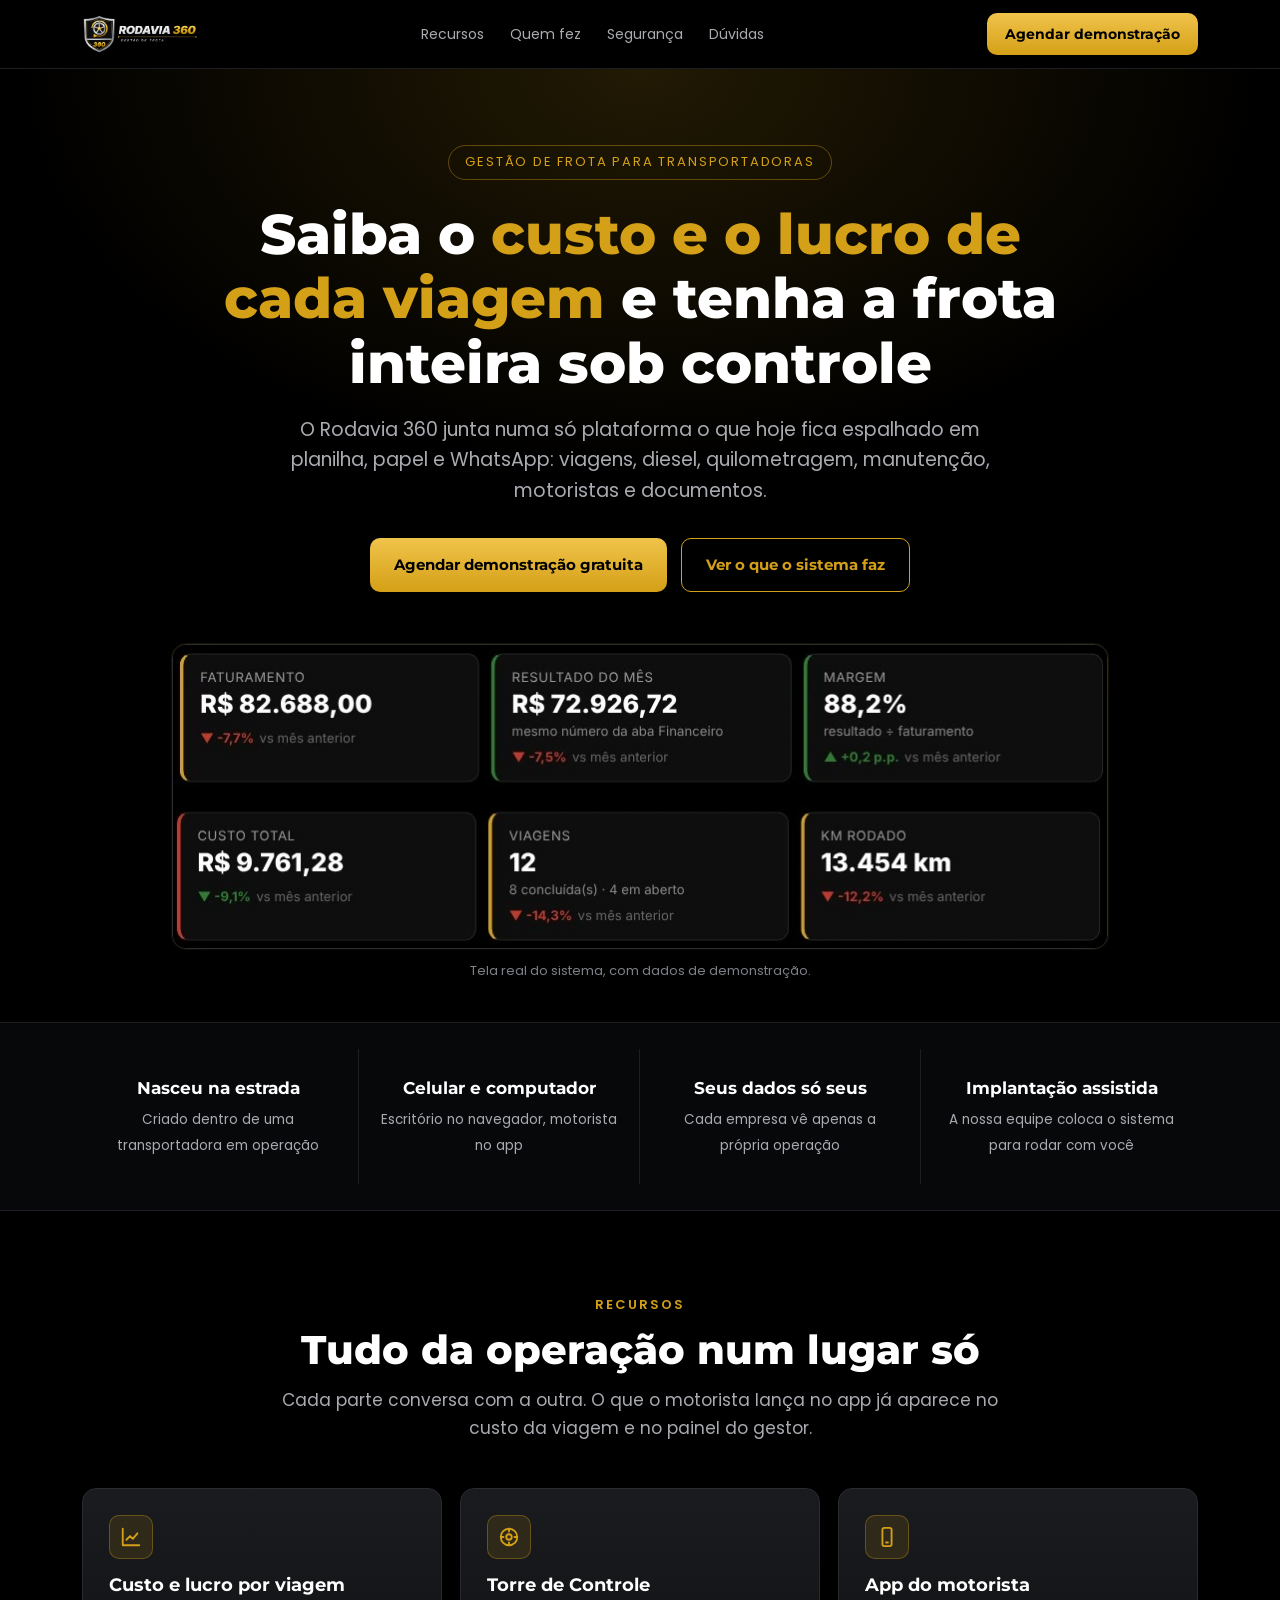
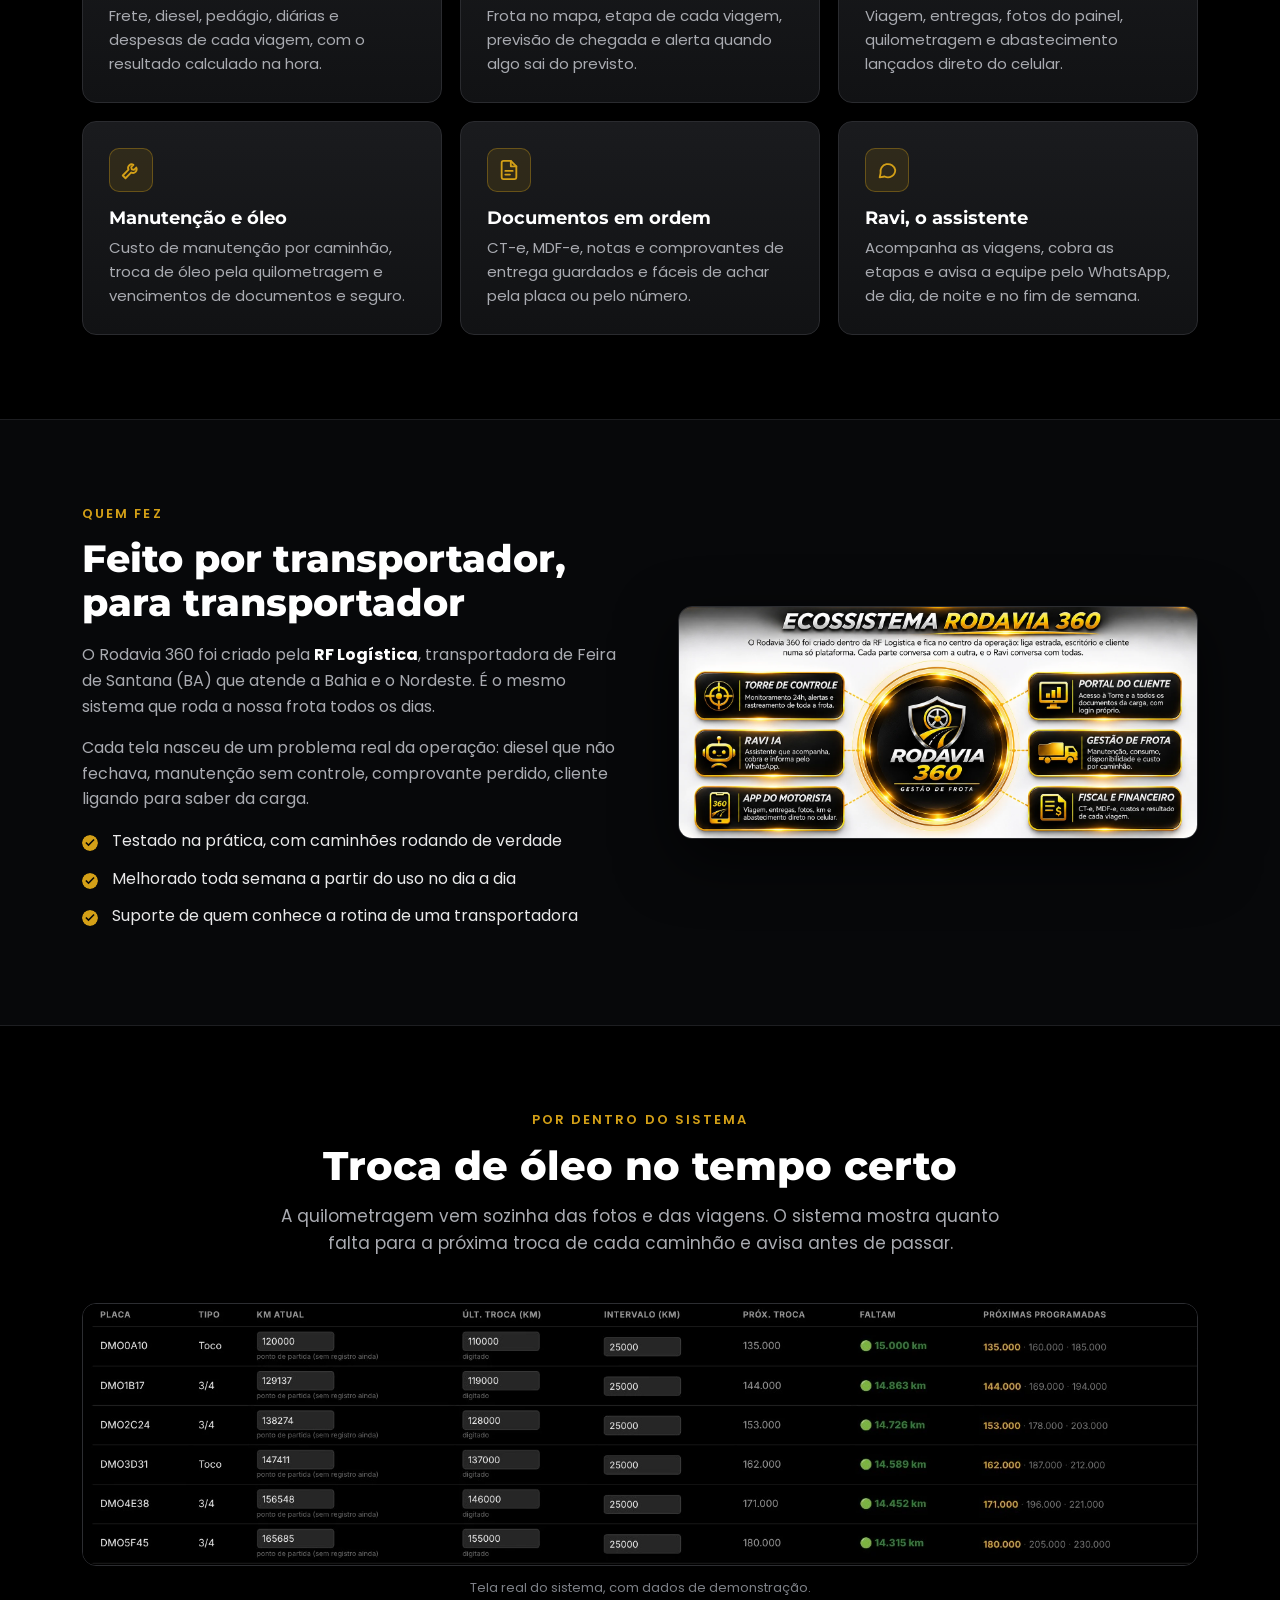
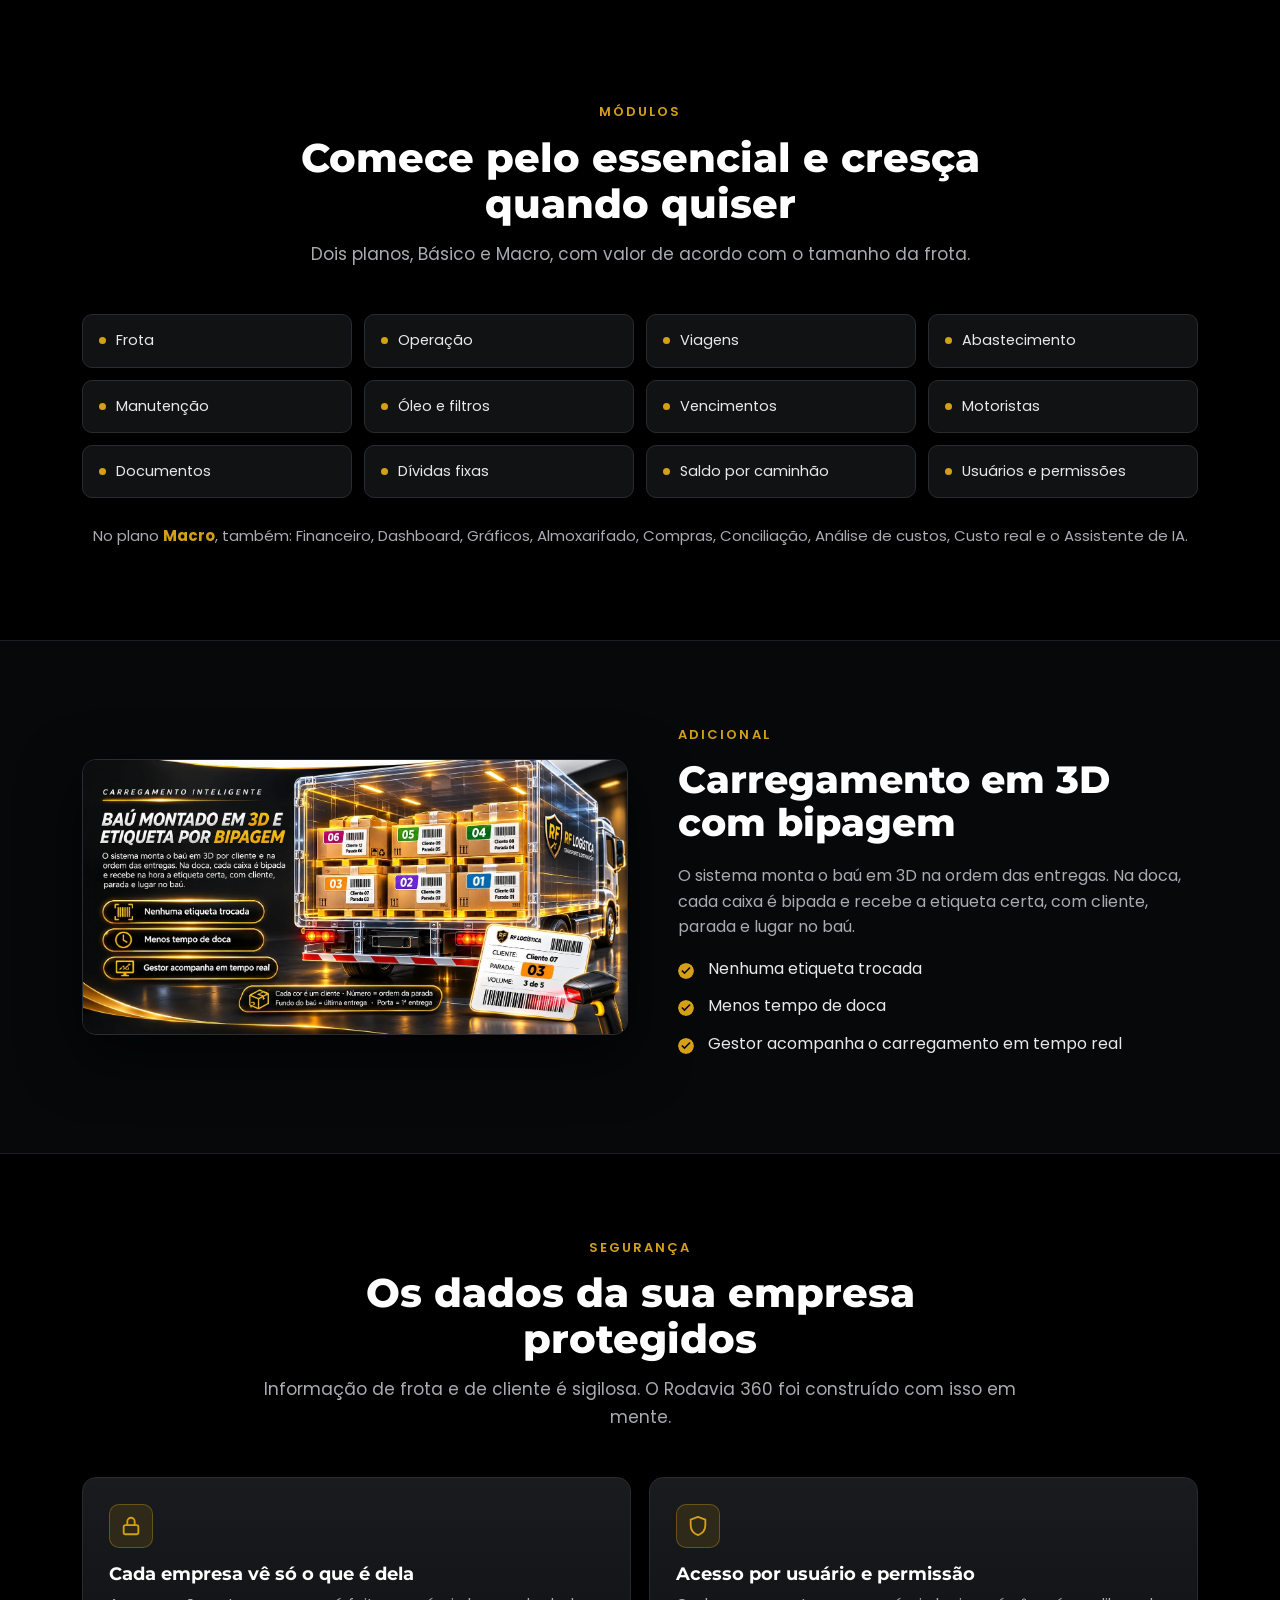
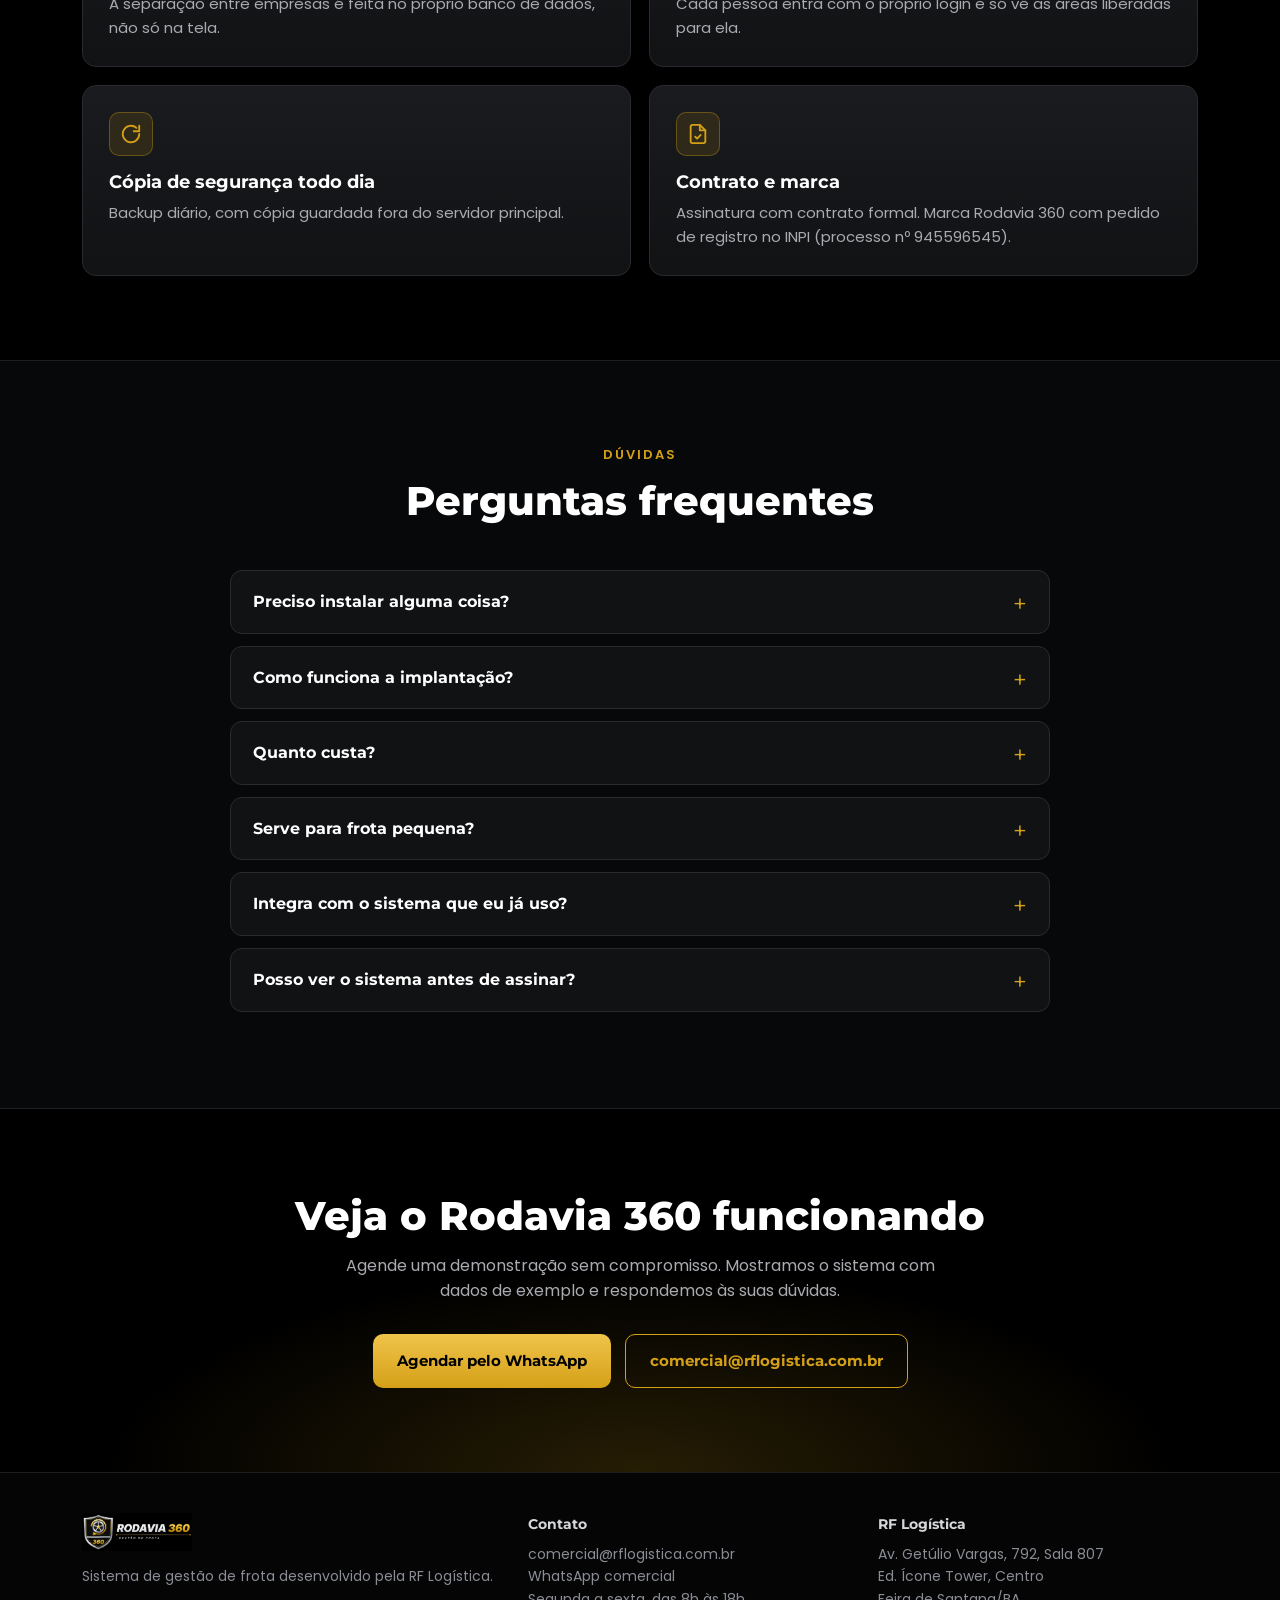
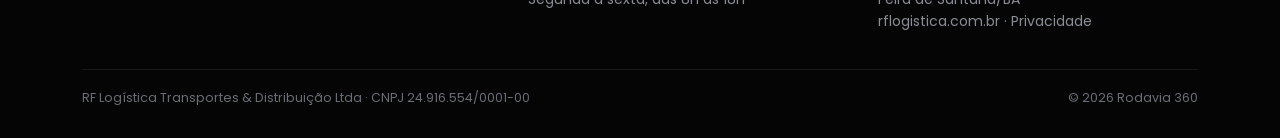
<file: rodavia360/index.html>
<!DOCTYPE html>
<html lang="pt-BR">
<head>
<meta charset="UTF-8">
<meta name="viewport" content="width=device-width, initial-scale=1">
<meta name="rf-sistema" content="SITE">
<meta name="rf-sistema-nome" content="Site institucional RF Logística — página Rodavia 360">
<meta name="rf-versao" content="v2.14">
<meta name="rf-data" content="2026-11-17">
<meta name="rf-cliente" content="RF Logística">
<title>Rodavia 360 — Gestão de frota para transportadoras | RF Logística</title>
<meta name="description" content="Rodavia 360: sistema de gestão de frota criado dentro de uma transportadora em operação. Custo e lucro por viagem, Torre de Controle, app do motorista, manutenção, documentos e o assistente Ravi no WhatsApp.">
<meta property="og:title" content="Rodavia 360 — Gestão de frota para transportadoras">
<meta property="og:description" content="Criado e usado todos os dias pela RF Logística. Custo e lucro por viagem, Torre de Controle, app do motorista e assistente Ravi.">
<meta property="og:image" content="https://rflogistica.com.br/assets/rodavia360/ecossistema-rodavia360.webp">
<meta property="og:type" content="website">
<link rel="canonical" href="https://rflogistica.com.br/rodavia360/">
<link rel="icon" href="https://rflogistica.com.br/wp-content/uploads/2026/03/Logo-RF-Fav-300x300.png">
<link rel="stylesheet" href="/assets/fonts.css">
<style>
:root{--ouro:#D4A017;--ouro2:#f0c34a;--preto:#000;--graf:#111214;--graf2:#1a1b1e;--linha:#2a2b2f;--txt:#e9e9ea;--sub:#a9abb1}
*{box-sizing:border-box;margin:0;padding:0}
html{scroll-behavior:smooth}
body{background:var(--preto);color:var(--txt);font-family:Poppins,system-ui,sans-serif;font-size:16px;line-height:1.6;-webkit-font-smoothing:antialiased}
h1,h2,h3{font-family:Montserrat,Poppins,sans-serif;line-height:1.15;color:#fff}
a{color:inherit}
img{max-width:100%;height:auto;display:block}
.wrap{max-width:1160px;margin:0 auto;padding:0 22px}
.dour{color:var(--ouro)}
/* topo */
.topo{position:sticky;top:0;z-index:20;background:rgba(0,0,0,.88);backdrop-filter:blur(8px);border-bottom:1px solid #1d1e21}
.topo .wrap{display:flex;align-items:center;justify-content:space-between;height:68px}
.topo img{height:40px;width:auto}
.topo nav{display:flex;gap:26px;font-size:14px;color:var(--sub)}
.topo nav a{text-decoration:none}.topo nav a:hover{color:var(--ouro)}
.btn{display:inline-flex;align-items:center;gap:8px;font-family:Montserrat,sans-serif;font-weight:700;font-size:15px;text-decoration:none;border-radius:10px;padding:14px 24px;transition:.2s}
.btn-ouro{background:linear-gradient(180deg,var(--ouro2),var(--ouro));color:#000}
.btn-ouro:hover{filter:brightness(1.08);transform:translateY(-1px)}
.btn-linha{border:1.5px solid var(--ouro);color:var(--ouro)}
.btn-linha:hover{background:rgba(212,160,23,.1)}
.btn-p{padding:10px 18px;font-size:14px}
/* hero */
.hero{padding:76px 0 40px;background:radial-gradient(ellipse 70% 60% at 50% 0%,rgba(212,160,23,.16),transparent 70%)}
.hero .wrap{text-align:center}
.selo{display:inline-block;font-size:13px;letter-spacing:.14em;text-transform:uppercase;color:var(--ouro);border:1px solid rgba(212,160,23,.4);border-radius:30px;padding:6px 16px;margin-bottom:22px}
.hero h1{font-size:clamp(32px,5vw,56px);font-weight:800;max-width:900px;margin:0 auto 20px}
.hero p.lead{font-size:clamp(16px,2vw,19px);color:var(--sub);max-width:740px;margin:0 auto 32px}
.acoes{display:flex;gap:14px;justify-content:center;flex-wrap:wrap}
.hero .tela{margin:52px auto 0;max-width:1080px;border-radius:14px;border:1px solid #2c2d31;box-shadow:0 30px 80px rgba(0,0,0,.8),0 0 0 1px rgba(212,160,23,.12);overflow:hidden}
.hero .legenda{font-size:13px;color:#7d8087;margin-top:12px}
/* faixa de confiança */
.faixa{border-top:1px solid #1d1e21;border-bottom:1px solid #1d1e21;background:#07080a}
.faixa .wrap{display:grid;grid-template-columns:repeat(4,1fr);gap:0}
.faixa div{padding:26px 18px;text-align:center;border-right:1px solid #1d1e21}
.faixa div:last-child{border-right:0}
.faixa b{display:block;font-family:Montserrat,sans-serif;font-size:17px;color:#fff;margin-bottom:4px}
.faixa span{font-size:13.5px;color:var(--sub)}
/* seções */
section.bloco{padding:84px 0}
.tit{text-align:center;max-width:760px;margin:0 auto 46px}
.tit small{display:block;font-size:13px;letter-spacing:.16em;text-transform:uppercase;color:var(--ouro);margin-bottom:12px;font-weight:600}
.tit h2{font-size:clamp(26px,3.6vw,40px);font-weight:800;margin-bottom:14px}
.tit p{color:var(--sub);font-size:17px}
.grade{display:grid;grid-template-columns:repeat(3,1fr);gap:18px}
.card{background:linear-gradient(180deg,var(--graf2),var(--graf));border:1px solid var(--linha);border-radius:14px;padding:26px}
.card .ic{width:44px;height:44px;border-radius:10px;background:rgba(212,160,23,.12);border:1px solid rgba(212,160,23,.35);display:flex;align-items:center;justify-content:center;margin-bottom:16px}
.card .ic svg{width:22px;height:22px;stroke:var(--ouro);fill:none;stroke-width:2;stroke-linecap:round;stroke-linejoin:round}
.card h3{font-size:18px;margin-bottom:8px}
.card p{font-size:15px;color:var(--sub)}
/* origem */
.origem{background:#07080a;border-top:1px solid #1d1e21;border-bottom:1px solid #1d1e21}
.duas{display:grid;grid-template-columns:1.05fr 1fr;gap:50px;align-items:center}
.duas h2{font-size:clamp(26px,3.4vw,38px);font-weight:800;margin-bottom:18px}
.duas p{color:var(--sub);margin-bottom:16px}
.lista{list-style:none;margin-top:8px}
.lista li{position:relative;padding-left:30px;margin-bottom:12px;color:var(--txt)}
.lista li:before{content:"";position:absolute;left:0;top:7px;width:16px;height:16px;border-radius:50%;background:var(--ouro);-webkit-mask:url("data:image/svg+xml,%3Csvg xmlns='http://www.w3.org/2000/svg' viewBox='0 0 16 16'%3E%3Cpath d='M6.5 11.2 3.3 8l1.1-1.1 2.1 2.1 5-5L12.6 5z'/%3E%3C/svg%3E") center/16px no-repeat,linear-gradient(#000,#000);-webkit-mask-composite:xor;mask-composite:exclude}
.moldura{border-radius:14px;overflow:hidden;border:1px solid #2c2d31;box-shadow:0 20px 60px rgba(0,0,0,.7)}
/* módulos */
.modulos{display:grid;grid-template-columns:repeat(4,1fr);gap:12px}
.modulos div{background:var(--graf);border:1px solid var(--linha);border-radius:10px;padding:14px 16px;font-size:14.5px;display:flex;align-items:center;gap:10px}
.modulos div:before{content:"";width:7px;height:7px;border-radius:50%;background:var(--ouro);flex:none}
/* segurança */
.seg{display:grid;grid-template-columns:repeat(2,1fr);gap:18px}
/* faq */
.faq{max-width:820px;margin:0 auto}
.faq details{border:1px solid var(--linha);border-radius:12px;background:var(--graf);margin-bottom:12px}
.faq summary{cursor:pointer;list-style:none;padding:18px 54px 18px 22px;font-family:Montserrat,sans-serif;font-weight:700;color:#fff;position:relative}
.faq summary::-webkit-details-marker{display:none}
.faq summary:after{content:"+";position:absolute;right:22px;top:14px;font-size:24px;color:var(--ouro);font-weight:400}
.faq details[open] summary:after{content:"–"}
.faq details p{padding:0 22px 20px;color:var(--sub)}
/* cta */
.cta{text-align:center;padding:84px 0;background:radial-gradient(ellipse 60% 80% at 50% 100%,rgba(212,160,23,.18),transparent 70%)}
.cta h2{font-size:clamp(26px,3.6vw,40px);font-weight:800;margin-bottom:14px}
.cta p{color:var(--sub);max-width:620px;margin:0 auto 30px}
/* rodapé */
footer{border-top:1px solid #1d1e21;background:#050506;padding:40px 0 30px;font-size:14px;color:#8a8d94}
footer .wrap{display:grid;grid-template-columns:1.3fr 1fr 1fr;gap:30px}
footer b{color:#d6d7da;display:block;margin-bottom:8px;font-family:Montserrat,sans-serif}
footer a{text-decoration:none}footer a:hover{color:var(--ouro)}
footer .fim{grid-column:1/-1;border-top:1px solid #17181b;padding-top:18px;margin-top:6px;font-size:12.5px;color:#6b6e75;display:flex;justify-content:space-between;flex-wrap:wrap;gap:8px}
@media(max-width:900px){
 .topo nav{display:none}
 .faixa .wrap{grid-template-columns:repeat(2,1fr)}
 .faixa div:nth-child(2){border-right:0}
 .faixa div:nth-child(-n+2){border-bottom:1px solid #1d1e21}
 .grade{grid-template-columns:1fr 1fr}
 .duas{grid-template-columns:1fr;gap:30px}
 .modulos{grid-template-columns:1fr 1fr}
 .seg{grid-template-columns:1fr}
 footer .wrap{grid-template-columns:1fr}
}
@media(max-width:560px){
 .grade{grid-template-columns:1fr}
 .topo img{height:32px}
 section.bloco{padding:60px 0}
 .hero{padding-top:52px}
}
</style>
</head>
<body>

<header class="topo">
 <div class="wrap">
  <a href="/rodavia360/" aria-label="Rodavia 360"><img src="/assets/rodavia360/rodavia360-logo.png" alt="Rodavia 360 — Gestão de Frota" width="1228" height="425"></a>
  <nav>
   <a href="#recursos">Recursos</a>
   <a href="#origem">Quem fez</a>
   <a href="#seguranca">Segurança</a>
   <a href="#duvidas">Dúvidas</a>
  </nav>
  <a class="btn btn-ouro btn-p" href="https://wa.me/5575999717578?text=Ol%C3%A1!%20Quero%20conhecer%20o%20Rodavia%20360." target="_blank" rel="noopener">Agendar demonstração</a>
 </div>
</header>

<section class="hero">
 <div class="wrap">
  <span class="selo">Gestão de frota para transportadoras</span>
  <h1>Saiba o <span class="dour">custo e o lucro de cada viagem</span> e tenha a frota inteira sob controle</h1>
  <p class="lead">O Rodavia 360 junta numa só plataforma o que hoje fica espalhado em planilha, papel e WhatsApp: viagens, diesel, quilometragem, manutenção, motoristas e documentos.</p>
  <div class="acoes">
   <a class="btn btn-ouro" href="https://wa.me/5575999717578?text=Ol%C3%A1!%20Quero%20agendar%20uma%20demonstra%C3%A7%C3%A3o%20do%20Rodavia%20360." target="_blank" rel="noopener">Agendar demonstração gratuita</a>
   <a class="btn btn-linha" href="#recursos">Ver o que o sistema faz</a>
  </div>
  <div class="tela" style="max-width:936px"><img src="/assets/rodavia360/tela-dashboard.webp" alt="Dashboard do Rodavia 360 com faturamento, resultado, margem, custo, viagens e quilometragem do mês" width="936" height="304"></div>
  <p class="legenda">Tela real do sistema, com dados de demonstração.</p>
 </div>
</section>

<div class="faixa">
 <div class="wrap">
  <div><b>Nasceu na estrada</b><span>Criado dentro de uma transportadora em operação</span></div>
  <div><b>Celular e computador</b><span>Escritório no navegador, motorista no app</span></div>
  <div><b>Seus dados só seus</b><span>Cada empresa vê apenas a própria operação</span></div>
  <div><b>Implantação assistida</b><span>A nossa equipe coloca o sistema para rodar com você</span></div>
 </div>
</div>

<section class="bloco" id="recursos">
 <div class="wrap">
  <div class="tit">
   <small>Recursos</small>
   <h2>Tudo da operação num lugar só</h2>
   <p>Cada parte conversa com a outra. O que o motorista lança no app já aparece no custo da viagem e no painel do gestor.</p>
  </div>
  <div class="grade">
   <div class="card"><div class="ic"><svg viewBox="0 0 24 24"><path d="M3 3v18h18"/><path d="m7 15 4-4 3 3 5-6"/></svg></div><h3>Custo e lucro por viagem</h3><p>Frete, diesel, pedágio, diárias e despesas de cada viagem, com o resultado calculado na hora.</p></div>
   <div class="card"><div class="ic"><svg viewBox="0 0 24 24"><circle cx="12" cy="12" r="9"/><circle cx="12" cy="12" r="3"/><path d="M12 3v3M12 18v3M3 12h3M18 12h3"/></svg></div><h3>Torre de Controle</h3><p>Frota no mapa, etapa de cada viagem, previsão de chegada e alerta quando algo sai do previsto.</p></div>
   <div class="card"><div class="ic"><svg viewBox="0 0 24 24"><rect x="7" y="2" width="10" height="20" rx="2"/><path d="M11 18h2"/></svg></div><h3>App do motorista</h3><p>Viagem, entregas, fotos do painel, quilometragem e abastecimento lançados direto do celular.</p></div>
   <div class="card"><div class="ic"><svg viewBox="0 0 24 24"><path d="M14.7 6.3a4 4 0 0 0-5.4 5.4L3 18l3 3 6.3-6.3a4 4 0 0 0 5.4-5.4l-2.5 2.5-2.4-.6-.6-2.4z"/></svg></div><h3>Manutenção e óleo</h3><p>Custo de manutenção por caminhão, troca de óleo pela quilometragem e vencimentos de documentos e seguro.</p></div>
   <div class="card"><div class="ic"><svg viewBox="0 0 24 24"><path d="M14 2H6a2 2 0 0 0-2 2v16a2 2 0 0 0 2 2h12a2 2 0 0 0 2-2V8z"/><path d="M14 2v6h6M8 13h8M8 17h5"/></svg></div><h3>Documentos em ordem</h3><p>CT-e, MDF-e, notas e comprovantes de entrega guardados e fáceis de achar pela placa ou pelo número.</p></div>
   <div class="card"><div class="ic"><svg viewBox="0 0 24 24"><path d="M21 12a8 8 0 0 1-11.6 7.1L4 20l1-4.6A8 8 0 1 1 21 12z"/></svg></div><h3>Ravi, o assistente</h3><p>Acompanha as viagens, cobra as etapas e avisa a equipe pelo WhatsApp, de dia, de noite e no fim de semana.</p></div>
  </div>
 </div>
</section>

<section class="bloco origem" id="origem">
 <div class="wrap duas">
  <div>
   <small class="dour" style="font-size:13px;letter-spacing:.16em;text-transform:uppercase;font-weight:600;display:block;margin-bottom:12px">Quem fez</small>
   <h2>Feito por transportador, para transportador</h2>
   <p>O Rodavia 360 foi criado pela <b style="color:#fff">RF Logística</b>, transportadora de Feira de Santana (BA) que atende a Bahia e o Nordeste. É o mesmo sistema que roda a nossa frota todos os dias.</p>
   <p>Cada tela nasceu de um problema real da operação: diesel que não fechava, manutenção sem controle, comprovante perdido, cliente ligando para saber da carga.</p>
   <ul class="lista">
    <li>Testado na prática, com caminhões rodando de verdade</li>
    <li>Melhorado toda semana a partir do uso no dia a dia</li>
    <li>Suporte de quem conhece a rotina de uma transportadora</li>
   </ul>
  </div>
  <div class="moldura"><img src="/assets/rodavia360/ecossistema-rodavia360.webp" alt="Ecossistema Rodavia 360: Torre de Controle, Ravi, app do motorista, portal do cliente, gestão de frota, fiscal e financeiro" width="1585" height="706" loading="lazy"></div>
 </div>
</section>

<section class="bloco">
 <div class="wrap">
  <div class="tit">
   <small>Por dentro do sistema</small>
   <h2>Troca de óleo no tempo certo</h2>
   <p>A quilometragem vem sozinha das fotos e das viagens. O sistema mostra quanto falta para a próxima troca de cada caminhão e avisa antes de passar.</p>
  </div>
  <div class="moldura"><img src="/assets/rodavia360/tela-oleo.webp" alt="Tela de óleo e filtros do Rodavia 360 com quilometragem atual, última troca e quanto falta para a próxima" width="1731" height="405" loading="lazy"></div>
  <p class="legenda" style="text-align:center;font-size:13px;color:#7d8087;margin-top:12px">Tela real do sistema, com dados de demonstração.</p>
 </div>
</section>

<section class="bloco" style="padding-top:20px">
 <div class="wrap">
  <div class="tit">
   <small>Módulos</small>
   <h2>Comece pelo essencial e cresça quando quiser</h2>
   <p>Dois planos, Básico e Macro, com valor de acordo com o tamanho da frota.</p>
  </div>
  <div class="modulos">
   <div>Frota</div><div>Operação</div><div>Viagens</div><div>Abastecimento</div>
   <div>Manutenção</div><div>Óleo e filtros</div><div>Vencimentos</div><div>Motoristas</div>
   <div>Documentos</div><div>Dívidas fixas</div><div>Saldo por caminhão</div><div>Usuários e permissões</div>
  </div>
  <p style="text-align:center;color:var(--sub);margin:26px 0 8px;font-size:15px">No plano <b style="color:var(--ouro)">Macro</b>, também: Financeiro, Dashboard, Gráficos, Almoxarifado, Compras, Conciliação, Análise de custos, Custo real e o Assistente de IA.</p>
 </div>
</section>

<section class="bloco origem">
 <div class="wrap duas">
  <div class="moldura"><img src="/assets/rodavia360/carregamento-3d-bipagem.webp" alt="Carregamento inteligente: baú montado em 3D por cliente e etiqueta por bipagem" width="1585" height="797" loading="lazy"></div>
  <div>
   <small class="dour" style="font-size:13px;letter-spacing:.16em;text-transform:uppercase;font-weight:600;display:block;margin-bottom:12px">Adicional</small>
   <h2>Carregamento em 3D com bipagem</h2>
   <p>O sistema monta o baú em 3D na ordem das entregas. Na doca, cada caixa é bipada e recebe a etiqueta certa, com cliente, parada e lugar no baú.</p>
   <ul class="lista">
    <li>Nenhuma etiqueta trocada</li>
    <li>Menos tempo de doca</li>
    <li>Gestor acompanha o carregamento em tempo real</li>
   </ul>
  </div>
 </div>
</section>

<section class="bloco" id="seguranca">
 <div class="wrap">
  <div class="tit">
   <small>Segurança</small>
   <h2>Os dados da sua empresa protegidos</h2>
   <p>Informação de frota e de cliente é sigilosa. O Rodavia 360 foi construído com isso em mente.</p>
  </div>
  <div class="seg">
   <div class="card"><div class="ic"><svg viewBox="0 0 24 24"><rect x="4" y="11" width="16" height="10" rx="2"/><path d="M8 11V7a4 4 0 0 1 8 0v4"/></svg></div><h3>Cada empresa vê só o que é dela</h3><p>A separação entre empresas é feita no próprio banco de dados, não só na tela.</p></div>
   <div class="card"><div class="ic"><svg viewBox="0 0 24 24"><path d="M12 2 4 5v6c0 5 3.4 9.3 8 11 4.6-1.7 8-6 8-11V5z"/></svg></div><h3>Acesso por usuário e permissão</h3><p>Cada pessoa entra com o próprio login e só vê as áreas liberadas para ela.</p></div>
   <div class="card"><div class="ic"><svg viewBox="0 0 24 24"><path d="M21 12a9 9 0 1 1-3-6.7"/><path d="M21 3v6h-6"/></svg></div><h3>Cópia de segurança todo dia</h3><p>Backup diário, com cópia guardada fora do servidor principal.</p></div>
   <div class="card"><div class="ic"><svg viewBox="0 0 24 24"><path d="M14 2H6a2 2 0 0 0-2 2v16a2 2 0 0 0 2 2h12a2 2 0 0 0 2-2V8z"/><path d="M14 2v6h6"/><path d="m9 15 2 2 4-4"/></svg></div><h3>Contrato e marca</h3><p>Assinatura com contrato formal. Marca Rodavia 360 com pedido de registro no INPI (processo nº 945596545).</p></div>
  </div>
 </div>
</section>

<section class="bloco origem" id="duvidas">
 <div class="wrap">
  <div class="tit"><small>Dúvidas</small><h2>Perguntas frequentes</h2></div>
  <div class="faq">
   <details><summary>Preciso instalar alguma coisa?</summary><p>No escritório, não: o sistema abre no navegador do computador ou do celular. Para os motoristas há um aplicativo para Android.</p></details>
   <details><summary>Como funciona a implantação?</summary><p>A nossa equipe cadastra a frota com você, configura os usuários e acompanha os primeiros dias de uso. Há uma taxa única de implantação, de acordo com o número de veículos.</p></details>
   <details><summary>Quanto custa?</summary><p>A mensalidade depende do plano (Básico ou Macro) e da quantidade de veículos. Fale com a gente e enviamos a proposta para o tamanho da sua frota.</p></details>
   <details><summary>Serve para frota pequena?</summary><p>Sim. A mensalidade já cobre os primeiros veículos, e o valor por caminhão diminui conforme a frota cresce.</p></details>
   <details><summary>Integra com o sistema que eu já uso?</summary><p>O Rodavia 360 troca informações por API, XML ou planilha. Na demonstração verificamos o caso da sua empresa.</p></details>
   <details><summary>Posso ver o sistema antes de assinar?</summary><p>Sim. Agende uma demonstração e mostramos as telas funcionando, com dados de exemplo.</p></details>
  </div>
 </div>
</section>

<section class="cta">
 <div class="wrap">
  <h2>Veja o Rodavia 360 funcionando</h2>
  <p>Agende uma demonstração sem compromisso. Mostramos o sistema com dados de exemplo e respondemos às suas dúvidas.</p>
  <div class="acoes">
   <a class="btn btn-ouro" href="https://wa.me/5575999717578?text=Ol%C3%A1!%20Quero%20agendar%20uma%20demonstra%C3%A7%C3%A3o%20do%20Rodavia%20360." target="_blank" rel="noopener">Agendar pelo WhatsApp</a>
   <a class="btn btn-linha" href="mailto:comercial@rflogistica.com.br?subject=Rodavia%20360%20-%20demonstra%C3%A7%C3%A3o">comercial@rflogistica.com.br</a>
  </div>
 </div>
</section>

<footer>
 <div class="wrap">
  <div>
   <img src="/assets/rodavia360/rodavia360-logo.png" alt="Rodavia 360" style="height:38px;width:auto;margin-bottom:14px">
   <p>Sistema de gestão de frota desenvolvido pela RF Logística.</p>
  </div>
  <div>
   <b>Contato</b>
   <a href="mailto:comercial@rflogistica.com.br">comercial@rflogistica.com.br</a><br>
   <a href="https://wa.me/5575999717578" target="_blank" rel="noopener">WhatsApp comercial</a><br>
   Segunda a sexta, das 8h às 18h
  </div>
  <div>
   <b>RF Logística</b>
   Av. Getúlio Vargas, 792, Sala 807<br>Ed. Ícone Tower, Centro<br>Feira de Santana/BA<br>
   <a href="/">rflogistica.com.br</a> · <a href="/privacidade">Privacidade</a>
  </div>
  <div class="fim">
   <span>RF Logística Transportes &amp; Distribuição Ltda · CNPJ 24.916.554/0001-00</span>
   <span>© 2026 Rodavia 360</span>
  </div>
 </div>
</footer>
<script>console.log("SITE v2.14 · página Rodavia 360 · 17/11/2026");</script>
</body>
</html>
</file>
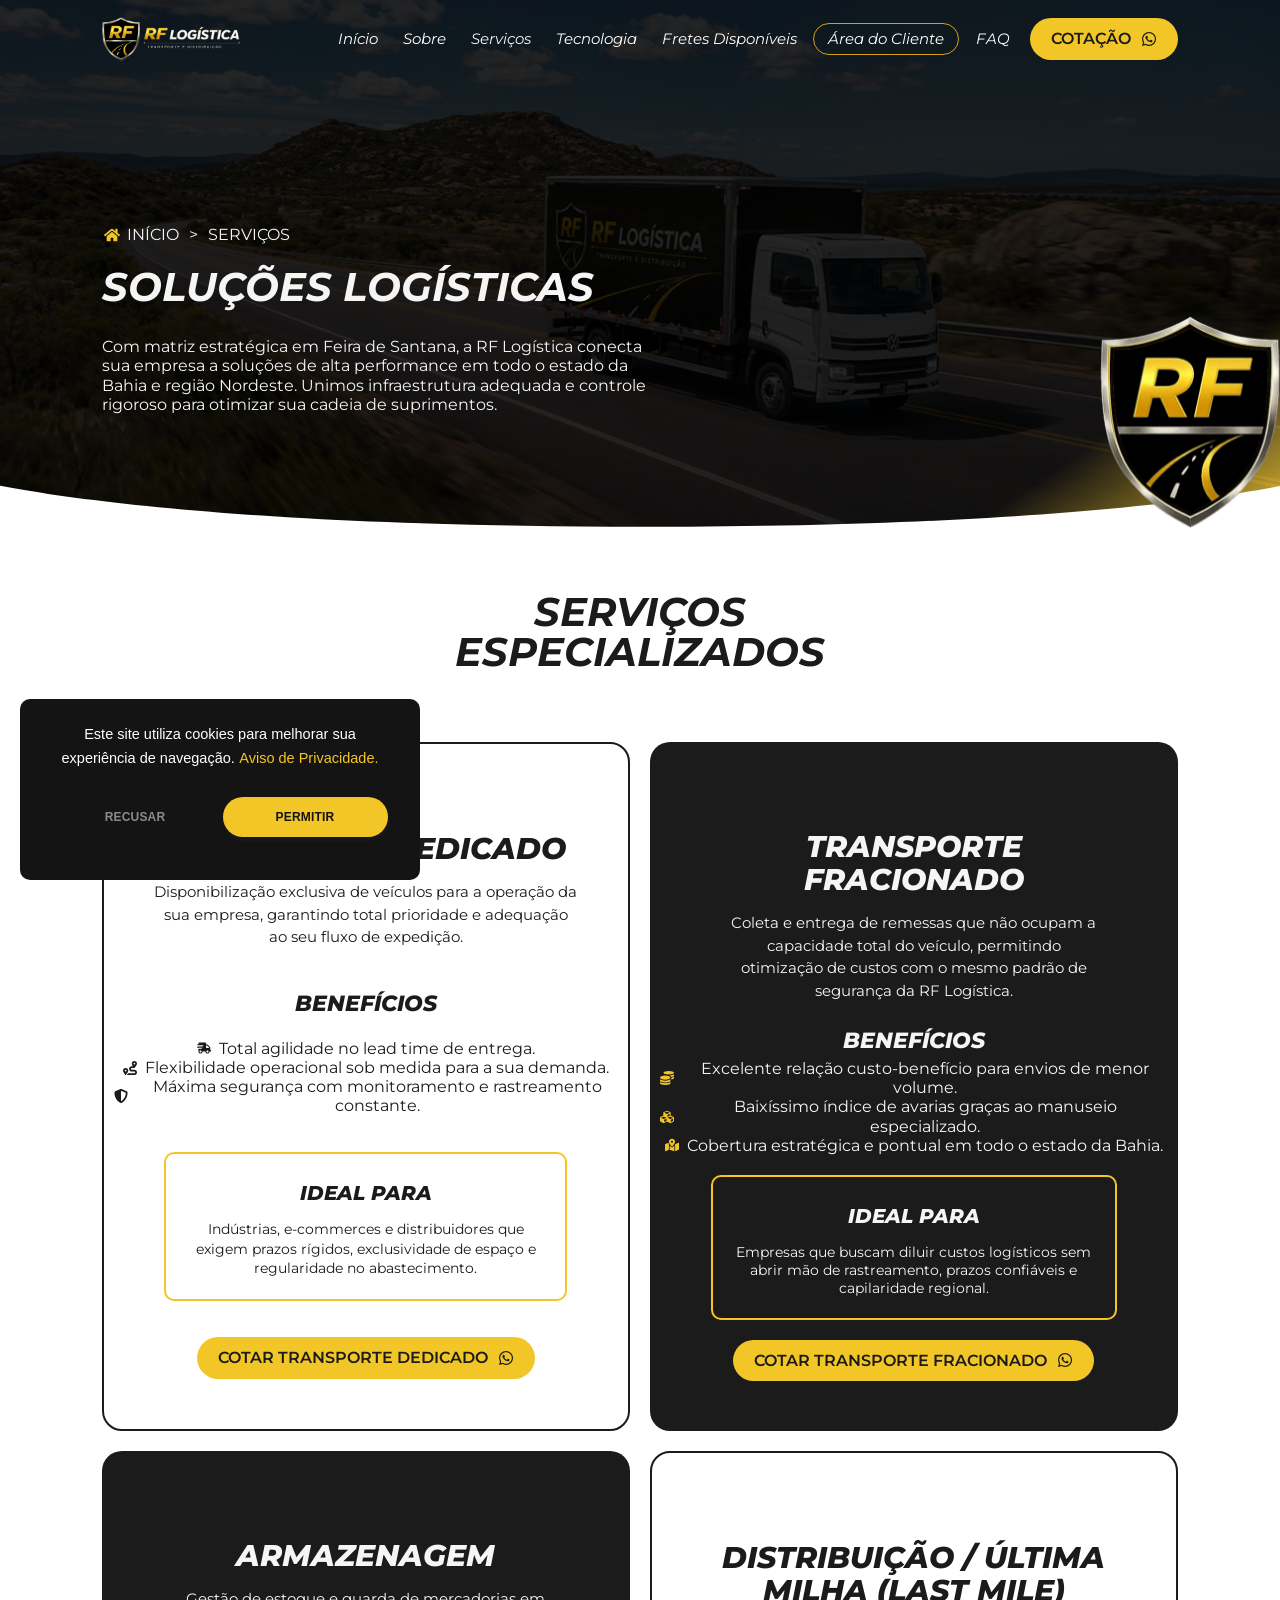
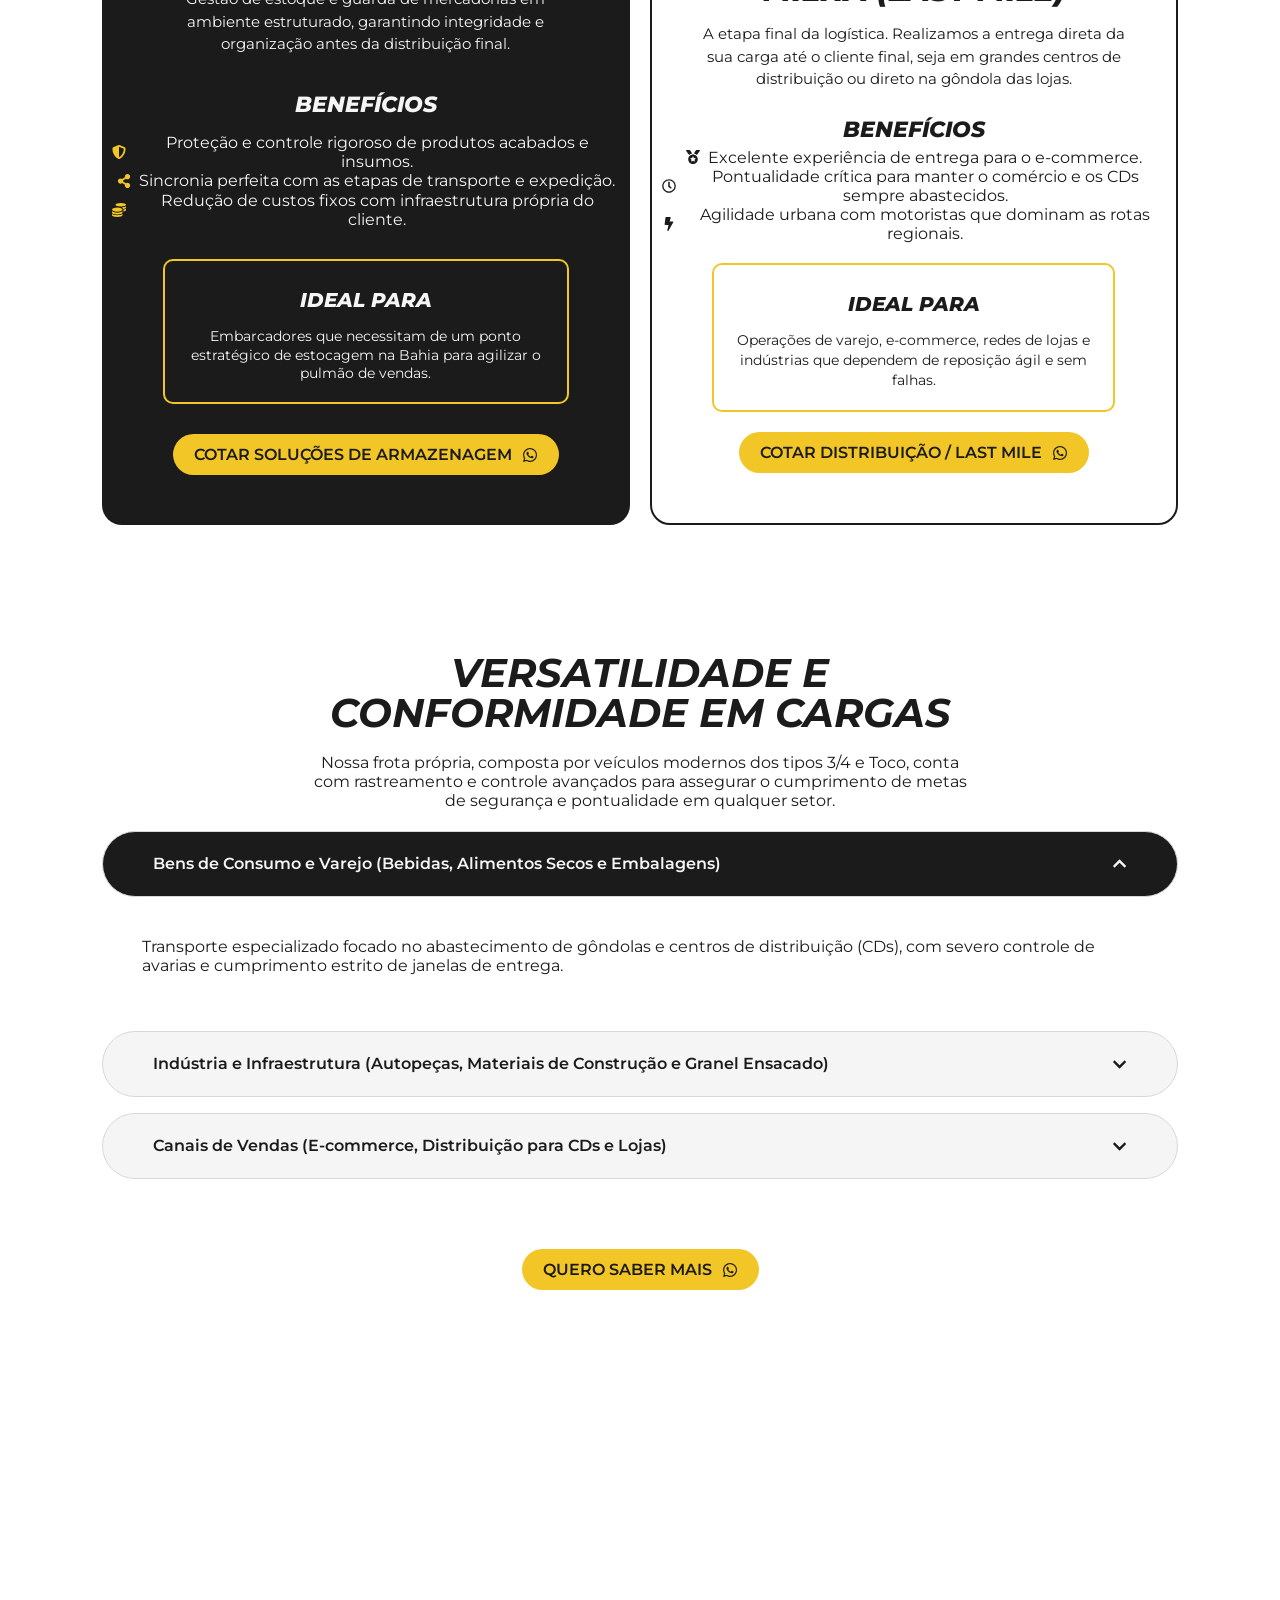
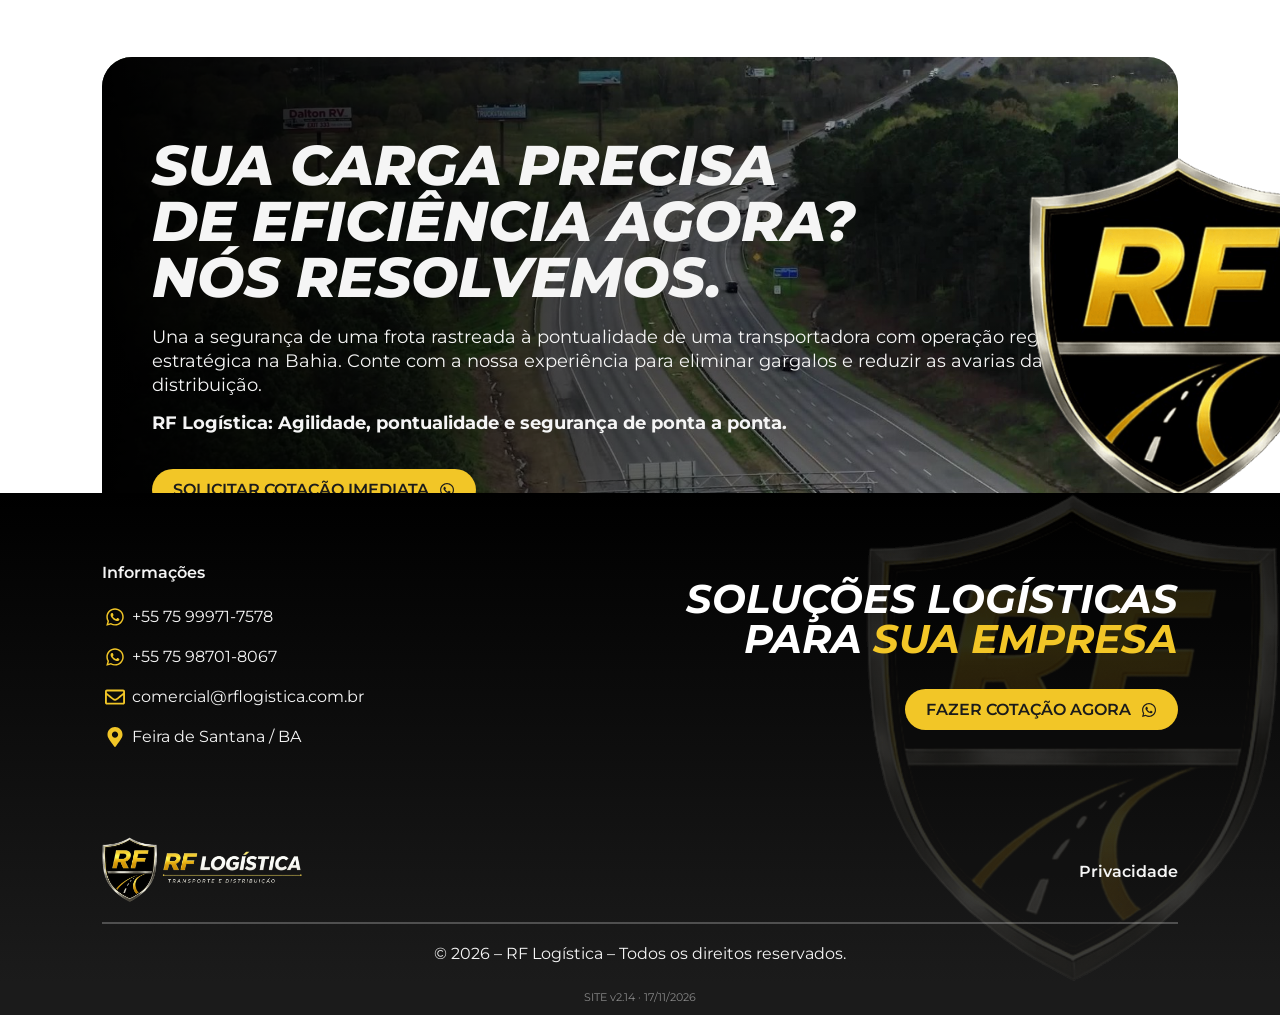
<file: servicos/index.html>
<!doctype html>
<html lang="pt-BR">
<head>
	<meta charset="UTF-8">
	<meta name="viewport" content="width=device-width, initial-scale=1">
	<link rel="profile" href="https://gmpg.org/xfn/11">
	<title>Serviços &#8211; RF Logística</title>
<meta name="rf-sistema" content="SITE">
<meta name="rf-sistema-nome" content="Site institucional RF Logística">
<meta name="rf-versao" content="v2.14">
<meta name="rf-data" content="2026-11-17">
<meta name="rf-cliente" content="RF Logística">
<link rel='stylesheet' id='rf-novidades-css' href='/assets/rf/rf-novidades.css' media='all' />

<meta name='robots' content='max-image-preview:large' />
<style id="wp-img-auto-sizes-contain-inline-css">
img:is([sizes=auto i],[sizes^="auto," i]){contain-intrinsic-size:3000px 1500px}
/*# sourceURL=wp-img-auto-sizes-contain-inline-css */
</style>
<style id="wp-emoji-styles-inline-css">

	img.wp-smiley, img.emoji {
		display: inline !important;
		border: none !important;
		box-shadow: none !important;
		height: 1em !important;
		width: 1em !important;
		margin: 0 0.07em !important;
		vertical-align: -0.1em !important;
		background: none !important;
		padding: 0 !important;
	}
/*# sourceURL=wp-emoji-styles-inline-css */
</style>
<style id="global-styles-inline-css">
:root{--wp--preset--aspect-ratio--square: 1;--wp--preset--aspect-ratio--4-3: 4/3;--wp--preset--aspect-ratio--3-4: 3/4;--wp--preset--aspect-ratio--3-2: 3/2;--wp--preset--aspect-ratio--2-3: 2/3;--wp--preset--aspect-ratio--16-9: 16/9;--wp--preset--aspect-ratio--9-16: 9/16;--wp--preset--color--black: #000000;--wp--preset--color--cyan-bluish-gray: #abb8c3;--wp--preset--color--white: #ffffff;--wp--preset--color--pale-pink: #f78da7;--wp--preset--color--vivid-red: #cf2e2e;--wp--preset--color--luminous-vivid-orange: #ff6900;--wp--preset--color--luminous-vivid-amber: #fcb900;--wp--preset--color--light-green-cyan: #7bdcb5;--wp--preset--color--vivid-green-cyan: #00d084;--wp--preset--color--pale-cyan-blue: #8ed1fc;--wp--preset--color--vivid-cyan-blue: #0693e3;--wp--preset--color--vivid-purple: #9b51e0;--wp--preset--gradient--vivid-cyan-blue-to-vivid-purple: linear-gradient(135deg,rgb(6,147,227) 0%,rgb(155,81,224) 100%);--wp--preset--gradient--light-green-cyan-to-vivid-green-cyan: linear-gradient(135deg,rgb(122,220,180) 0%,rgb(0,208,130) 100%);--wp--preset--gradient--luminous-vivid-amber-to-luminous-vivid-orange: linear-gradient(135deg,rgb(252,185,0) 0%,rgb(255,105,0) 100%);--wp--preset--gradient--luminous-vivid-orange-to-vivid-red: linear-gradient(135deg,rgb(255,105,0) 0%,rgb(207,46,46) 100%);--wp--preset--gradient--very-light-gray-to-cyan-bluish-gray: linear-gradient(135deg,rgb(238,238,238) 0%,rgb(169,184,195) 100%);--wp--preset--gradient--cool-to-warm-spectrum: linear-gradient(135deg,rgb(74,234,220) 0%,rgb(151,120,209) 20%,rgb(207,42,186) 40%,rgb(238,44,130) 60%,rgb(251,105,98) 80%,rgb(254,248,76) 100%);--wp--preset--gradient--blush-light-purple: linear-gradient(135deg,rgb(255,206,236) 0%,rgb(152,150,240) 100%);--wp--preset--gradient--blush-bordeaux: linear-gradient(135deg,rgb(254,205,165) 0%,rgb(254,45,45) 50%,rgb(107,0,62) 100%);--wp--preset--gradient--luminous-dusk: linear-gradient(135deg,rgb(255,203,112) 0%,rgb(199,81,192) 50%,rgb(65,88,208) 100%);--wp--preset--gradient--pale-ocean: linear-gradient(135deg,rgb(255,245,203) 0%,rgb(182,227,212) 50%,rgb(51,167,181) 100%);--wp--preset--gradient--electric-grass: linear-gradient(135deg,rgb(202,248,128) 0%,rgb(113,206,126) 100%);--wp--preset--gradient--midnight: linear-gradient(135deg,rgb(2,3,129) 0%,rgb(40,116,252) 100%);--wp--preset--font-size--small: 13px;--wp--preset--font-size--medium: 20px;--wp--preset--font-size--large: 36px;--wp--preset--font-size--x-large: 42px;--wp--preset--spacing--20: 0.44rem;--wp--preset--spacing--30: 0.67rem;--wp--preset--spacing--40: 1rem;--wp--preset--spacing--50: 1.5rem;--wp--preset--spacing--60: 2.25rem;--wp--preset--spacing--70: 3.38rem;--wp--preset--spacing--80: 5.06rem;--wp--preset--shadow--natural: 6px 6px 9px rgba(0, 0, 0, 0.2);--wp--preset--shadow--deep: 12px 12px 50px rgba(0, 0, 0, 0.4);--wp--preset--shadow--sharp: 6px 6px 0px rgba(0, 0, 0, 0.2);--wp--preset--shadow--outlined: 6px 6px 0px -3px rgb(255, 255, 255), 6px 6px rgb(0, 0, 0);--wp--preset--shadow--crisp: 6px 6px 0px rgb(0, 0, 0);}:root { --wp--style--global--content-size: 800px;--wp--style--global--wide-size: 1200px; }:where(body) { margin: 0; }.wp-site-blocks > .alignleft { float: left; margin-right: 2em; }.wp-site-blocks > .alignright { float: right; margin-left: 2em; }.wp-site-blocks > .aligncenter { justify-content: center; margin-left: auto; margin-right: auto; }:where(.wp-site-blocks) > * { margin-block-start: 24px; margin-block-end: 0; }:where(.wp-site-blocks) > :first-child { margin-block-start: 0; }:where(.wp-site-blocks) > :last-child { margin-block-end: 0; }:root { --wp--style--block-gap: 24px; }:root :where(.is-layout-flow) > :first-child{margin-block-start: 0;}:root :where(.is-layout-flow) > :last-child{margin-block-end: 0;}:root :where(.is-layout-flow) > *{margin-block-start: 24px;margin-block-end: 0;}:root :where(.is-layout-constrained) > :first-child{margin-block-start: 0;}:root :where(.is-layout-constrained) > :last-child{margin-block-end: 0;}:root :where(.is-layout-constrained) > *{margin-block-start: 24px;margin-block-end: 0;}:root :where(.is-layout-flex){gap: 24px;}:root :where(.is-layout-grid){gap: 24px;}.is-layout-flow > .alignleft{float: left;margin-inline-start: 0;margin-inline-end: 2em;}.is-layout-flow > .alignright{float: right;margin-inline-start: 2em;margin-inline-end: 0;}.is-layout-flow > .aligncenter{margin-left: auto !important;margin-right: auto !important;}.is-layout-constrained > .alignleft{float: left;margin-inline-start: 0;margin-inline-end: 2em;}.is-layout-constrained > .alignright{float: right;margin-inline-start: 2em;margin-inline-end: 0;}.is-layout-constrained > .aligncenter{margin-left: auto !important;margin-right: auto !important;}.is-layout-constrained > :where(:not(.alignleft):not(.alignright):not(.alignfull)){max-width: var(--wp--style--global--content-size);margin-left: auto !important;margin-right: auto !important;}.is-layout-constrained > .alignwide{max-width: var(--wp--style--global--wide-size);}body .is-layout-flex{display: flex;}.is-layout-flex{flex-wrap: wrap;align-items: center;}.is-layout-flex > :is(*, div){margin: 0;}body .is-layout-grid{display: grid;}.is-layout-grid > :is(*, div){margin: 0;}body{padding-top: 0px;padding-right: 0px;padding-bottom: 0px;padding-left: 0px;}:root :where(.wp-element-button, .wp-block-button__link){background-color: #32373c;border-width: 0;color: #fff;font-family: inherit;font-size: inherit;font-style: inherit;font-weight: inherit;letter-spacing: inherit;line-height: inherit;padding-top: calc(0.667em + 2px);padding-right: calc(1.333em + 2px);padding-bottom: calc(0.667em + 2px);padding-left: calc(1.333em + 2px);text-decoration: none;text-transform: inherit;}.has-black-color{color: var(--wp--preset--color--black) !important;}.has-cyan-bluish-gray-color{color: var(--wp--preset--color--cyan-bluish-gray) !important;}.has-white-color{color: var(--wp--preset--color--white) !important;}.has-pale-pink-color{color: var(--wp--preset--color--pale-pink) !important;}.has-vivid-red-color{color: var(--wp--preset--color--vivid-red) !important;}.has-luminous-vivid-orange-color{color: var(--wp--preset--color--luminous-vivid-orange) !important;}.has-luminous-vivid-amber-color{color: var(--wp--preset--color--luminous-vivid-amber) !important;}.has-light-green-cyan-color{color: var(--wp--preset--color--light-green-cyan) !important;}.has-vivid-green-cyan-color{color: var(--wp--preset--color--vivid-green-cyan) !important;}.has-pale-cyan-blue-color{color: var(--wp--preset--color--pale-cyan-blue) !important;}.has-vivid-cyan-blue-color{color: var(--wp--preset--color--vivid-cyan-blue) !important;}.has-vivid-purple-color{color: var(--wp--preset--color--vivid-purple) !important;}.has-black-background-color{background-color: var(--wp--preset--color--black) !important;}.has-cyan-bluish-gray-background-color{background-color: var(--wp--preset--color--cyan-bluish-gray) !important;}.has-white-background-color{background-color: var(--wp--preset--color--white) !important;}.has-pale-pink-background-color{background-color: var(--wp--preset--color--pale-pink) !important;}.has-vivid-red-background-color{background-color: var(--wp--preset--color--vivid-red) !important;}.has-luminous-vivid-orange-background-color{background-color: var(--wp--preset--color--luminous-vivid-orange) !important;}.has-luminous-vivid-amber-background-color{background-color: var(--wp--preset--color--luminous-vivid-amber) !important;}.has-light-green-cyan-background-color{background-color: var(--wp--preset--color--light-green-cyan) !important;}.has-vivid-green-cyan-background-color{background-color: var(--wp--preset--color--vivid-green-cyan) !important;}.has-pale-cyan-blue-background-color{background-color: var(--wp--preset--color--pale-cyan-blue) !important;}.has-vivid-cyan-blue-background-color{background-color: var(--wp--preset--color--vivid-cyan-blue) !important;}.has-vivid-purple-background-color{background-color: var(--wp--preset--color--vivid-purple) !important;}.has-black-border-color{border-color: var(--wp--preset--color--black) !important;}.has-cyan-bluish-gray-border-color{border-color: var(--wp--preset--color--cyan-bluish-gray) !important;}.has-white-border-color{border-color: var(--wp--preset--color--white) !important;}.has-pale-pink-border-color{border-color: var(--wp--preset--color--pale-pink) !important;}.has-vivid-red-border-color{border-color: var(--wp--preset--color--vivid-red) !important;}.has-luminous-vivid-orange-border-color{border-color: var(--wp--preset--color--luminous-vivid-orange) !important;}.has-luminous-vivid-amber-border-color{border-color: var(--wp--preset--color--luminous-vivid-amber) !important;}.has-light-green-cyan-border-color{border-color: var(--wp--preset--color--light-green-cyan) !important;}.has-vivid-green-cyan-border-color{border-color: var(--wp--preset--color--vivid-green-cyan) !important;}.has-pale-cyan-blue-border-color{border-color: var(--wp--preset--color--pale-cyan-blue) !important;}.has-vivid-cyan-blue-border-color{border-color: var(--wp--preset--color--vivid-cyan-blue) !important;}.has-vivid-purple-border-color{border-color: var(--wp--preset--color--vivid-purple) !important;}.has-vivid-cyan-blue-to-vivid-purple-gradient-background{background: var(--wp--preset--gradient--vivid-cyan-blue-to-vivid-purple) !important;}.has-light-green-cyan-to-vivid-green-cyan-gradient-background{background: var(--wp--preset--gradient--light-green-cyan-to-vivid-green-cyan) !important;}.has-luminous-vivid-amber-to-luminous-vivid-orange-gradient-background{background: var(--wp--preset--gradient--luminous-vivid-amber-to-luminous-vivid-orange) !important;}.has-luminous-vivid-orange-to-vivid-red-gradient-background{background: var(--wp--preset--gradient--luminous-vivid-orange-to-vivid-red) !important;}.has-very-light-gray-to-cyan-bluish-gray-gradient-background{background: var(--wp--preset--gradient--very-light-gray-to-cyan-bluish-gray) !important;}.has-cool-to-warm-spectrum-gradient-background{background: var(--wp--preset--gradient--cool-to-warm-spectrum) !important;}.has-blush-light-purple-gradient-background{background: var(--wp--preset--gradient--blush-light-purple) !important;}.has-blush-bordeaux-gradient-background{background: var(--wp--preset--gradient--blush-bordeaux) !important;}.has-luminous-dusk-gradient-background{background: var(--wp--preset--gradient--luminous-dusk) !important;}.has-pale-ocean-gradient-background{background: var(--wp--preset--gradient--pale-ocean) !important;}.has-electric-grass-gradient-background{background: var(--wp--preset--gradient--electric-grass) !important;}.has-midnight-gradient-background{background: var(--wp--preset--gradient--midnight) !important;}.has-small-font-size{font-size: var(--wp--preset--font-size--small) !important;}.has-medium-font-size{font-size: var(--wp--preset--font-size--medium) !important;}.has-large-font-size{font-size: var(--wp--preset--font-size--large) !important;}.has-x-large-font-size{font-size: var(--wp--preset--font-size--x-large) !important;}
:root :where(.wp-block-icon svg){width: 24px;}
:root :where(.wp-block-pullquote){font-size: 1.5em;line-height: 1.6;}
/*# sourceURL=global-styles-inline-css */
</style>
<link rel='stylesheet' id='hello-elementor-css' href='../wp-content/themes/hello-elementor/assets/css/reset.css' media='all' />
<link rel='stylesheet' id='hello-elementor-theme-style-css' href='../wp-content/themes/hello-elementor/assets/css/theme.css' media='all' />
<link rel='stylesheet' id='hello-elementor-header-footer-css' href='../wp-content/themes/hello-elementor/assets/css/header-footer.css' media='all' />
<link rel='stylesheet' id='elementor-frontend-css' href='../wp-content/plugins/elementor/assets/css/frontend.min.css' media='all' />
<link rel='stylesheet' id='elementor-post-5-css' href='../wp-content/uploads/elementor/css/post-5.css' media='all' />
<link rel='stylesheet' id='widget-image-css' href='../wp-content/plugins/elementor/assets/css/widget-image.min.css' media='all' />
<link rel='stylesheet' id='widget-nav-menu-css' href='../wp-content/plugins/pro-elements/assets/css/widget-nav-menu.min.css' media='all' />
<link rel='stylesheet' id='e-animation-shrink-css' href='../wp-content/plugins/elementor/assets/lib/animations/styles/e-animation-shrink.min.css' media='all' />
<link rel='stylesheet' id='e-sticky-css' href='../wp-content/plugins/pro-elements/assets/css/modules/sticky.min.css' media='all' />
<link rel='stylesheet' id='widget-icon-list-css' href='../wp-content/plugins/elementor/assets/css/widget-icon-list.min.css' media='all' />
<link rel='stylesheet' id='widget-icon-box-css' href='../wp-content/plugins/elementor/assets/css/widget-icon-box.min.css' media='all' />
<link rel='stylesheet' id='widget-heading-css' href='../wp-content/plugins/elementor/assets/css/widget-heading.min.css' media='all' />
<link rel='stylesheet' id='e-animation-float-css' href='../wp-content/plugins/elementor/assets/lib/animations/styles/e-animation-float.min.css' media='all' />
<link rel='stylesheet' id='widget-form-css' href='../wp-content/plugins/pro-elements/assets/css/widget-form.min.css' media='all' />
<link rel='stylesheet' id='e-popup-css' href='../wp-content/plugins/pro-elements/assets/css/conditionals/popup.min.css' media='all' />
<link rel='stylesheet' id='e-shapes-css' href='../wp-content/plugins/elementor/assets/css/conditionals/shapes.min.css' media='all' />
<link rel='stylesheet' id='widget-nested-accordion-css' href='../wp-content/plugins/elementor/assets/css/widget-nested-accordion.min.css' media='all' />
<link rel='stylesheet' id='e-motion-fx-css' href='../wp-content/plugins/pro-elements/assets/css/modules/motion-fx.min.css' media='all' />
<link rel='stylesheet' id='elementor-post-520-css' href='../wp-content/uploads/elementor/css/post-520.css' media='all' />
<link rel='stylesheet' id='elementor-post-24-css' href='../wp-content/uploads/elementor/css/post-24.css' media='all' />
<link rel='stylesheet' id='elementor-post-21-css' href='../wp-content/uploads/elementor/css/post-21.css' media='all' />
<link rel='stylesheet' id='elementor-post-108-css' href='../wp-content/uploads/elementor/css/post-108.css' media='all' />
<link rel='stylesheet' id='rf-fonts-css' href='../assets/fonts.css' media='all' />
<script id="jquery-core-js" src="../wp-includes/js/jquery/jquery.min.js"></script>
<script id="jquery-migrate-js" src="../wp-includes/js/jquery/jquery-migrate.min.js"></script>
<meta name="generator" content="WordPress 7.0.8" />
<link rel="canonical" href="index.html" />
<link rel='shortlink' href='https://rflogistica.com.br/?p=520' />
<meta name="generator" content="Elementor 4.3.5; features: e_font_icon_svg, additional_custom_breakpoints; settings: css_print_method-external, google_font-enabled, font_display-auto">
			<style>
				.e-con.e-parent:nth-of-type(n+4):not(.e-lazyloaded):not(.e-no-lazyload),
				.e-con.e-parent:nth-of-type(n+4):not(.e-lazyloaded):not(.e-no-lazyload) * {
					background-image: none !important;
				}
				@media screen and (max-height: 1024px) {
					.e-con.e-parent:nth-of-type(n+3):not(.e-lazyloaded):not(.e-no-lazyload),
					.e-con.e-parent:nth-of-type(n+3):not(.e-lazyloaded):not(.e-no-lazyload) * {
						background-image: none !important;
					}
				}
				@media screen and (max-height: 640px) {
					.e-con.e-parent:nth-of-type(n+2):not(.e-lazyloaded):not(.e-no-lazyload),
					.e-con.e-parent:nth-of-type(n+2):not(.e-lazyloaded):not(.e-no-lazyload) * {
						background-image: none !important;
					}
				}
			</style>
			<link rel="icon" href="../wp-content/uploads/2026/03/Logo-RF-Fav-150x150.png" sizes="32x32" />
<link rel="icon" href="../wp-content/uploads/2026/03/Logo-RF-Fav-300x300.png" sizes="192x192" />
<link rel="apple-touch-icon" href="../wp-content/uploads/2026/03/Logo-RF-Fav-300x300.png" />
<meta name="msapplication-TileImage" content="https://rflogistica.com.br/wp-content/uploads/2026/03/Logo-RF-Fav-300x300.png" />
<style id="wp-custom-css">
a:focus {
box-shadow: 0 0 0 0 !important;
border: 0 none !important;
outline: 0 !important;
}

body, html {
overflow-x: hidden !important;
}

/Corrigir escrollamento no Mobile/
@media (max-width: 786px){
body, html {
overflow-x: hidden!important;
}
}

/* personalizar a barra em geral, aqui estou definindo 10px de largura para a barra vertical
e 10px de altura para a barra horizontal */
::-webkit-scrollbar {
width:8px;
height: 10px;
}

/* aqui é para personalizar o fundo da barra, neste caso estou colocando um fundo cinza escuro*/
::-webkit-scrollbar-track {
background:#1b1b1b
;
}

/* aqui é a alça da barra, que demonstra a altura que você está na página
estou colocando uma cor azul clara nela*/
::-webkit-scrollbar-thumb {
background: #F2C627
;
}
.page-title-section .page-header {
opacity: 0 !important;
}
</style>
</head>
<body class="wp-singular page-template page-template-elementor_header_footer page page-id-520 wp-custom-logo wp-embed-responsive wp-theme-hello-elementor hello-elementor-default elementor-default elementor-template-full-width elementor-kit-5 elementor-page elementor-page-520">


<a class="skip-link screen-reader-text" href="index.html#content">Ir para o conteúdo</a>

		<header data-elementor-type="header" data-elementor-id="24" class="elementor elementor-24 elementor-location-header" data-elementor-post-type="elementor_library">
			<div class="elementor-element elementor-element-4d6e91e0 e-con-full e-flex e-con e-parent" data-id="4d6e91e0" data-element_type="container" data-e-type="container" data-settings="{&quot;background_background&quot;:&quot;classic&quot;,&quot;sticky&quot;:&quot;top&quot;,&quot;sticky_effects_offset&quot;:35,&quot;sticky_anchor_link_offset&quot;:35,&quot;sticky_on&quot;:[&quot;desktop&quot;,&quot;tablet&quot;,&quot;mobile&quot;],&quot;sticky_offset&quot;:0}">
		<div class="elementor-element elementor-element-6c301102 e-con-full e-flex e-con e-child" data-id="6c301102" data-element_type="container" data-e-type="container" data-settings="{&quot;background_background&quot;:&quot;classic&quot;}">
		<div class="elementor-element elementor-element-13e9931d e-con-full e-flex e-con e-child" data-id="13e9931d" data-element_type="container" data-e-type="container">
				<div class="elementor-element elementor-element-7a0f3de1 elementor-widget-tablet__width-initial elementor-widget-mobile__width-initial elementor-widget elementor-widget-image" data-id="7a0f3de1" data-element_type="widget" data-e-type="widget" data-widget_type="image.default">
																<a href="https://rflogistica.com.br">
							<img fetchpriority="high" width="2560" height="835" src="../wp-content/uploads/2026/03/RF_LOGISTICA_LOGO_SEM_FUNDO-1-scaled.png" class="attachment-full size-full wp-image-1465" alt="" srcset="../wp-content/uploads/2026/03/RF_LOGISTICA_LOGO_SEM_FUNDO-1-scaled.png 2560w, ../wp-content/uploads/2026/03/RF_LOGISTICA_LOGO_SEM_FUNDO-1-300x98.png 300w, ../wp-content/uploads/2026/03/RF_LOGISTICA_LOGO_SEM_FUNDO-1-1024x334.png 1024w, ../wp-content/uploads/2026/03/RF_LOGISTICA_LOGO_SEM_FUNDO-1-768x250.png 768w, ../wp-content/uploads/2026/03/RF_LOGISTICA_LOGO_SEM_FUNDO-1-1536x501.png 1536w, ../wp-content/uploads/2026/03/RF_LOGISTICA_LOGO_SEM_FUNDO-1-2048x668.png 2048w" sizes="(max-width: 2560px) 100vw, 2560px" />								</a>
															</div>
				</div>
		<div class="elementor-element elementor-element-90518f2 e-con-full e-flex e-con e-child" data-id="90518f2" data-element_type="container" data-e-type="container">
				<div class="elementor-element elementor-element-6617662e elementor-nav-menu__align-center elementor-nav-menu--stretch elementor-nav-menu--dropdown-tablet elementor-nav-menu__text-align-aside elementor-nav-menu--toggle elementor-nav-menu--burger elementor-widget elementor-widget-nav-menu" data-id="6617662e" data-element_type="widget" data-e-type="widget" data-settings="{&quot;full_width&quot;:&quot;stretch&quot;,&quot;layout&quot;:&quot;horizontal&quot;,&quot;submenu_icon&quot;:{&quot;value&quot;:&quot;&lt;svg aria-hidden=\&quot;true\&quot; class=\&quot;e-font-icon-svg e-fas-caret-down\&quot; viewBox=\&quot;0 0 320 512\&quot; xmlns=\&quot;http:\/\/www.w3.org\/2000\/svg\&quot;&gt;&lt;path d=\&quot;M31.3 192h257.3c17.8 0 26.7 21.5 14.1 34.1L174.1 354.8c-7.8 7.8-20.5 7.8-28.3 0L17.2 226.1C4.6 213.5 13.5 192 31.3 192z\&quot;&gt;&lt;\/path&gt;&lt;\/svg&gt;&quot;,&quot;library&quot;:&quot;fa-solid&quot;},&quot;toggle&quot;:&quot;burger&quot;}" data-widget_type="nav-menu.default">
								<nav aria-label="Menu" class="elementor-nav-menu--main elementor-nav-menu__container elementor-nav-menu--layout-horizontal e--pointer-none">
				<ul id="menu-1-6617662e" class="elementor-nav-menu"><li class="menu-item menu-item-type-post_type menu-item-object-page menu-item-home menu-item-628"><a href="/" class="elementor-item">Início</a></li>
<li class="menu-item menu-item-type-post_type menu-item-object-page menu-item-621"><a href="/sobre/" class="elementor-item">Sobre</a></li>
<li class="menu-item menu-item-type-post_type menu-item-object-page current-menu-item page_item page-item-520 current_page_item menu-item-622"><a href="index.html" aria-current="page" class="elementor-item elementor-item-active">Serviços</a></li>
<li class="menu-item menu-item-rfx"><a href="/#tecnologia" class="elementor-item">Tecnologia</a></li>
<li class="menu-item menu-item-fretes"><a href="/fretes/" class="elementor-item">Fretes Disponíveis</a></li>
<li class="menu-item menu-item-cliente" style="align-self:center"><a href="/cliente/" class="elementor-item" style="border:1px solid #D4A017;border-radius:999px;padding:6px 14px!important;line-height:1.2;margin:0 4px">Área do Cliente</a></li>
<li class="menu-item menu-item-type-post_type menu-item-object-page menu-item-623"><a href="/faq/" class="elementor-item">FAQ</a></li>
</ul>			</nav>
					<div class="elementor-menu-toggle" role="button" tabindex="0" aria-label="Menu Toggle" aria-expanded="false">
			<svg aria-hidden="true" role="presentation" class="elementor-menu-toggle__icon--open e-font-icon-svg e-eicon-menu-bar" viewBox="0 0 1000 1000" xmlns="http://www.w3.org/2000/svg"><path d="M104 333H896C929 333 958 304 958 271S929 208 896 208H104C71 208 42 237 42 271S71 333 104 333ZM104 583H896C929 583 958 554 958 521S929 458 896 458H104C71 458 42 487 42 521S71 583 104 583ZM104 833H896C929 833 958 804 958 771S929 708 896 708H104C71 708 42 737 42 771S71 833 104 833Z"></path></svg><svg aria-hidden="true" role="presentation" class="elementor-menu-toggle__icon--close e-font-icon-svg e-eicon-close" viewBox="0 0 1000 1000" xmlns="http://www.w3.org/2000/svg"><path d="M742 167L500 408 258 167C246 154 233 150 217 150 196 150 179 158 167 167 154 179 150 196 150 212 150 229 154 242 171 254L408 500 167 742C138 771 138 800 167 829 196 858 225 858 254 829L496 587 738 829C750 842 767 846 783 846 800 846 817 842 829 829 842 817 846 804 846 783 846 767 842 750 829 737L588 500 833 258C863 229 863 200 833 171 804 137 775 137 742 167Z"></path></svg>		</div>
					<nav class="elementor-nav-menu--dropdown elementor-nav-menu__container" aria-hidden="true">
				<ul id="menu-2-6617662e" class="elementor-nav-menu"><li class="menu-item menu-item-type-post_type menu-item-object-page menu-item-home menu-item-628"><a href="/" class="elementor-item" tabindex="-1">Início</a></li>
<li class="menu-item menu-item-type-post_type menu-item-object-page menu-item-621"><a href="/sobre/" class="elementor-item" tabindex="-1">Sobre</a></li>
<li class="menu-item menu-item-type-post_type menu-item-object-page current-menu-item page_item page-item-520 current_page_item menu-item-622"><a href="index.html" aria-current="page" class="elementor-item elementor-item-active" tabindex="-1">Serviços</a></li>
<li class="menu-item menu-item-rfx"><a href="/#tecnologia" class="elementor-item" tabindex="-1">Tecnologia</a></li>
<li class="menu-item menu-item-fretes"><a href="/fretes/" class="elementor-item" tabindex="-1">Fretes Disponíveis</a></li>
<li class="menu-item menu-item-cliente" style="align-self:center"><a href="/cliente/" class="elementor-item" tabindex="-1" style="border:1px solid #D4A017;border-radius:999px;padding:6px 14px!important;line-height:1.2;margin:0 4px">Área do Cliente</a></li>
<li class="menu-item menu-item-type-post_type menu-item-object-page menu-item-623"><a href="/faq/" class="elementor-item" tabindex="-1">FAQ</a></li>
</ul>			</nav>
						</div>
				<div class="elementor-element elementor-element-79144c2 elementor-widget elementor-widget-button" data-id="79144c2" data-element_type="widget" data-e-type="widget" data-widget_type="button.default">
										<a class="elementor-button elementor-button-link elementor-size-sm elementor-animation-shrink" href="#elementor-action%3Aaction%3Dpopup%3Aopen%26settings%3DeyJpZCI6IjEwOCIsInRvZ2dsZSI6ZmFsc2V9" target="_blank">
						<span class="elementor-button-content-wrapper">
						<span class="elementor-button-icon">
				<svg aria-hidden="true" class="e-font-icon-svg e-fab-whatsapp" viewBox="0 0 448 512" xmlns="http://www.w3.org/2000/svg"><path d="M380.9 97.1C339 55.1 283.2 32 223.9 32c-122.4 0-222 99.6-222 222 0 39.1 10.2 77.3 29.6 111L0 480l117.7-30.9c32.4 17.7 68.9 27 106.1 27h.1c122.3 0 224.1-99.6 224.1-222 0-59.3-25.2-115-67.1-157zm-157 341.6c-33.2 0-65.7-8.9-94-25.7l-6.7-4-69.8 18.3L72 359.2l-4.4-7c-18.5-29.4-28.2-63.3-28.2-98.2 0-101.7 82.8-184.5 184.6-184.5 49.3 0 95.6 19.2 130.4 54.1 34.8 34.9 56.2 81.2 56.1 130.5 0 101.8-84.9 184.6-186.6 184.6zm101.2-138.2c-5.5-2.8-32.8-16.2-37.9-18-5.1-1.9-8.8-2.8-12.5 2.8-3.7 5.6-14.3 18-17.6 21.8-3.2 3.7-6.5 4.2-12 1.4-32.6-16.3-54-29.1-75.5-66-5.7-9.8 5.7-9.1 16.3-30.3 1.8-3.7.9-6.9-.5-9.7-1.4-2.8-12.5-30.1-17.1-41.2-4.5-10.8-9.1-9.3-12.5-9.5-3.2-.2-6.9-.2-10.6-.2-3.7 0-9.7 1.4-14.8 6.9-5.1 5.6-19.4 19-19.4 46.3 0 27.3 19.9 53.7 22.6 57.4 2.8 3.7 39.1 59.7 94.8 83.8 35.2 15.2 49 16.5 66.6 13.9 10.7-1.6 32.8-13.4 37.4-26.4 4.6-13 4.6-24.1 3.2-26.4-1.3-2.5-5-3.9-10.5-6.6z"></path></svg>			</span>
									<span class="elementor-button-text">COTAÇÃO</span>
					</span>
					</a>
								</div>
				</div>
				</div>
				</div>
				</header>
				<div data-elementor-type="wp-page" data-elementor-id="520" class="elementor elementor-520" data-elementor-post-type="page">
				<div class="elementor-element elementor-element-4370222 e-con-full e-flex e-con e-parent" data-id="4370222" data-element_type="container" data-e-type="container" data-settings="{&quot;background_background&quot;:&quot;classic&quot;,&quot;shape_divider_bottom&quot;:&quot;curve&quot;,&quot;shape_divider_bottom_negative&quot;:&quot;yes&quot;}">
				<div class="elementor-shape elementor-shape-bottom" aria-hidden="true" data-negative="true">
			<svg xmlns="http://www.w3.org/2000/svg" viewBox="0 0 1000 100" preserveAspectRatio="none">
	<path class="elementor-shape-fill" d="M500,97C126.7,96.3,0.8,19.8,0,0v100l1000,0V1C1000,19.4,873.3,97.8,500,97z"/>
</svg>		</div>
				<div class="elementor-element elementor-element-5a8b16e elementor-icon-list--layout-inline elementor-mobile-align-center elementor-list-item-link-full_width elementor-widget elementor-widget-icon-list" data-id="5a8b16e" data-element_type="widget" data-e-type="widget" data-widget_type="icon-list.default">
							<ul class="elementor-icon-list-items elementor-inline-items">
							<li class="elementor-icon-list-item elementor-inline-item">
											<a href="https://rflogistica.com.br">

												<span class="elementor-icon-list-icon">
							<svg aria-hidden="true" class="e-font-icon-svg e-fas-home" viewBox="0 0 576 512" xmlns="http://www.w3.org/2000/svg"><path d="M280.37 148.26L96 300.11V464a16 16 0 0 0 16 16l112.06-.29a16 16 0 0 0 15.92-16V368a16 16 0 0 1 16-16h64a16 16 0 0 1 16 16v95.64a16 16 0 0 0 16 16.05L464 480a16 16 0 0 0 16-16V300L295.67 148.26a12.19 12.19 0 0 0-15.3 0zM571.6 251.47L488 182.56V44.05a12 12 0 0 0-12-12h-56a12 12 0 0 0-12 12v72.61L318.47 43a48 48 0 0 0-61 0L4.34 251.47a12 12 0 0 0-1.6 16.9l25.5 31A12 12 0 0 0 45.15 301l235.22-193.74a12.19 12.19 0 0 1 15.3 0L530.9 301a12 12 0 0 0 16.9-1.6l25.5-31a12 12 0 0 0-1.7-16.93z"></path></svg>						</span>
										<span class="elementor-icon-list-text">INÍCIO</span>
											</a>
									</li>
								<li class="elementor-icon-list-item elementor-inline-item">
										<span class="elementor-icon-list-text">&gt;</span>
									</li>
								<li class="elementor-icon-list-item elementor-inline-item">
										<span class="elementor-icon-list-text">SERVIÇOS</span>
									</li>
						</ul>
						</div>
				<div class="elementor-element elementor-element-8ab8baf elementor-widget__width-initial elementor-widget elementor-widget-heading" data-id="8ab8baf" data-element_type="widget" data-e-type="widget" data-widget_type="heading.default">
					<h2 class="elementor-heading-title elementor-size-default">Soluções Logísticas</h2>				</div>
				<div class="elementor-element elementor-element-662143b elementor-widget__width-initial elementor-widget elementor-widget-text-editor" data-id="662143b" data-element_type="widget" data-e-type="widget" data-widget_type="text-editor.default">
									Com matriz estratégica em Feira de Santana, a RF Logística conecta sua empresa a soluções de alta performance em todo o estado da Bahia e região Nordeste. Unimos infraestrutura adequada e controle rigoroso para otimizar sua cadeia de suprimentos.								</div>
				<div class="elementor-element elementor-element-c7aee36 elementor-widget__width-initial elementor-absolute elementor-widget elementor-widget-image" data-id="c7aee36" data-element_type="widget" data-e-type="widget" data-settings="{&quot;_position&quot;:&quot;absolute&quot;}" data-widget_type="image.default">
															<img decoding="async" width="726" height="857" src="../wp-content/uploads/2026/03/RF_LOGISTICA_LOGO_SEM_FUNDO-2.png" class="attachment-large size-large wp-image-1466" alt="" srcset="../wp-content/uploads/2026/03/RF_LOGISTICA_LOGO_SEM_FUNDO-2.png 726w, ../wp-content/uploads/2026/03/RF_LOGISTICA_LOGO_SEM_FUNDO-2-254x300.png 254w" sizes="(max-width: 726px) 100vw, 726px" />															</div>
				</div>
		<div class="elementor-element elementor-element-6eeba6c e-con-full e-flex e-con e-parent" data-id="6eeba6c" data-element_type="container" data-e-type="container">
				<div class="elementor-element elementor-element-5379451 elementor-widget__width-initial elementor-widget elementor-widget-heading" data-id="5379451" data-element_type="widget" data-e-type="widget" data-widget_type="heading.default">
					<h2 class="elementor-heading-title elementor-size-default">Serviços Especializados</h2>				</div>
		<div class="elementor-element elementor-element-fff11b2 e-con-full e-grid e-con e-child" data-id="fff11b2" data-element_type="container" data-e-type="container">
		<div class="elementor-element elementor-element-e20c627 e-con-full e-transform e-flex e-con e-child" data-id="e20c627" data-element_type="container" data-e-type="container" data-settings="{&quot;background_background&quot;:&quot;classic&quot;,&quot;_transform_translateY_effect_hover&quot;:{&quot;unit&quot;:&quot;px&quot;,&quot;size&quot;:-20,&quot;sizes&quot;:[]},&quot;_transform_translateX_effect_hover&quot;:{&quot;unit&quot;:&quot;px&quot;,&quot;size&quot;:&quot;&quot;,&quot;sizes&quot;:[]},&quot;_transform_translateX_effect_hover_tablet&quot;:{&quot;unit&quot;:&quot;px&quot;,&quot;size&quot;:&quot;&quot;,&quot;sizes&quot;:[]},&quot;_transform_translateX_effect_hover_mobile&quot;:{&quot;unit&quot;:&quot;px&quot;,&quot;size&quot;:&quot;&quot;,&quot;sizes&quot;:[]},&quot;_transform_translateY_effect_hover_tablet&quot;:{&quot;unit&quot;:&quot;px&quot;,&quot;size&quot;:&quot;&quot;,&quot;sizes&quot;:[]},&quot;_transform_translateY_effect_hover_mobile&quot;:{&quot;unit&quot;:&quot;px&quot;,&quot;size&quot;:&quot;&quot;,&quot;sizes&quot;:[]}}">
				<div class="elementor-element elementor-element-5de7bc8 elementor-widget__width-initial elementor-widget elementor-widget-icon-box" data-id="5de7bc8" data-element_type="widget" data-e-type="widget" data-widget_type="icon-box.default">
							<div class="elementor-icon-box-wrapper">

			
						<div class="elementor-icon-box-content">

									<h3 class="elementor-icon-box-title">
						<span  >
							Transporte Dedicado						</span>
					</h3>
				
									<p class="elementor-icon-box-description">
						Disponibilização exclusiva de veículos para a operação da sua empresa, garantindo total prioridade e adequação ao seu fluxo de expedição.					</p>
				
			</div>
			
		</div>
						</div>
				<div class="elementor-element elementor-element-13a91eb elementor-widget elementor-widget-heading" data-id="13a91eb" data-element_type="widget" data-e-type="widget" data-widget_type="heading.default">
					<h2 class="elementor-heading-title elementor-size-default">BENEFÍCIOS</h2>				</div>
				<div class="elementor-element elementor-element-0bd003a elementor-align-center elementor-mobile-align-start elementor-widget-mobile__width-initial elementor-tablet-align-center elementor-widget-tablet__width-inherit elementor-icon-list--layout-traditional elementor-list-item-link-full_width elementor-widget elementor-widget-icon-list" data-id="0bd003a" data-element_type="widget" data-e-type="widget" data-widget_type="icon-list.default">
							<ul class="elementor-icon-list-items">
							<li class="elementor-icon-list-item">
											<span class="elementor-icon-list-icon">
							<svg aria-hidden="true" class="e-font-icon-svg e-fas-shipping-fast" viewBox="0 0 640 512" xmlns="http://www.w3.org/2000/svg"><path d="M624 352h-16V243.9c0-12.7-5.1-24.9-14.1-33.9L494 110.1c-9-9-21.2-14.1-33.9-14.1H416V48c0-26.5-21.5-48-48-48H112C85.5 0 64 21.5 64 48v48H8c-4.4 0-8 3.6-8 8v16c0 4.4 3.6 8 8 8h272c4.4 0 8 3.6 8 8v16c0 4.4-3.6 8-8 8H40c-4.4 0-8 3.6-8 8v16c0 4.4 3.6 8 8 8h208c4.4 0 8 3.6 8 8v16c0 4.4-3.6 8-8 8H8c-4.4 0-8 3.6-8 8v16c0 4.4 3.6 8 8 8h208c4.4 0 8 3.6 8 8v16c0 4.4-3.6 8-8 8H64v128c0 53 43 96 96 96s96-43 96-96h128c0 53 43 96 96 96s96-43 96-96h48c8.8 0 16-7.2 16-16v-32c0-8.8-7.2-16-16-16zM160 464c-26.5 0-48-21.5-48-48s21.5-48 48-48 48 21.5 48 48-21.5 48-48 48zm320 0c-26.5 0-48-21.5-48-48s21.5-48 48-48 48 21.5 48 48-21.5 48-48 48zm80-208H416V144h44.1l99.9 99.9V256z"></path></svg>						</span>
										<span class="elementor-icon-list-text">Total agilidade no lead time de entrega.  </span>
									</li>
								<li class="elementor-icon-list-item">
											<span class="elementor-icon-list-icon">
							<svg aria-hidden="true" class="e-font-icon-svg e-fas-route" viewBox="0 0 512 512" xmlns="http://www.w3.org/2000/svg"><path d="M416 320h-96c-17.6 0-32-14.4-32-32s14.4-32 32-32h96s96-107 96-160-43-96-96-96-96 43-96 96c0 25.5 22.2 63.4 45.3 96H320c-52.9 0-96 43.1-96 96s43.1 96 96 96h96c17.6 0 32 14.4 32 32s-14.4 32-32 32H185.5c-16 24.8-33.8 47.7-47.3 64H416c52.9 0 96-43.1 96-96s-43.1-96-96-96zm0-256c17.7 0 32 14.3 32 32s-14.3 32-32 32-32-14.3-32-32 14.3-32 32-32zM96 256c-53 0-96 43-96 96s96 160 96 160 96-107 96-160-43-96-96-96zm0 128c-17.7 0-32-14.3-32-32s14.3-32 32-32 32 14.3 32 32-14.3 32-32 32z"></path></svg>						</span>
										<span class="elementor-icon-list-text">Flexibilidade operacional sob medida para a sua demanda.  </span>
									</li>
								<li class="elementor-icon-list-item">
											<span class="elementor-icon-list-icon">
							<svg aria-hidden="true" class="e-font-icon-svg e-fas-shield-alt" viewBox="0 0 512 512" xmlns="http://www.w3.org/2000/svg"><path d="M466.5 83.7l-192-80a48.15 48.15 0 0 0-36.9 0l-192 80C27.7 91.1 16 108.6 16 128c0 198.5 114.5 335.7 221.5 380.3 11.8 4.9 25.1 4.9 36.9 0C360.1 472.6 496 349.3 496 128c0-19.4-11.7-36.9-29.5-44.3zM256.1 446.3l-.1-381 175.9 73.3c-3.3 151.4-82.1 261.1-175.8 307.7z"></path></svg>						</span>
										<span class="elementor-icon-list-text">Máxima segurança com monitoramento e rastreamento constante.  </span>
									</li>
						</ul>
						</div>
				<div class="elementor-element elementor-element-654ebd0 elementor-widget__width-initial elementor-widget elementor-widget-icon-box" data-id="654ebd0" data-element_type="widget" data-e-type="widget" data-widget_type="icon-box.default">
							<div class="elementor-icon-box-wrapper">

			
						<div class="elementor-icon-box-content">

									<h3 class="elementor-icon-box-title">
						<span  >
							IDEAL PARA						</span>
					</h3>
				
									<p class="elementor-icon-box-description">
						Indústrias, e-commerces e distribuidores que exigem prazos rígidos, exclusividade de espaço e regularidade no abastecimento.					</p>
				
			</div>
			
		</div>
						</div>
				<div class="elementor-element elementor-element-b63e2e7 elementor-widget elementor-widget-button" data-id="b63e2e7" data-element_type="widget" data-e-type="widget" data-widget_type="button.default">
										<a class="elementor-button elementor-button-link elementor-size-sm elementor-animation-shrink" href="#elementor-action%3Aaction%3Dpopup%3Aopen%26settings%3DeyJpZCI6IjEwOCIsInRvZ2dsZSI6ZmFsc2V9" target="_blank">
						<span class="elementor-button-content-wrapper">
						<span class="elementor-button-icon">
				<svg aria-hidden="true" class="e-font-icon-svg e-fab-whatsapp" viewBox="0 0 448 512" xmlns="http://www.w3.org/2000/svg"><path d="M380.9 97.1C339 55.1 283.2 32 223.9 32c-122.4 0-222 99.6-222 222 0 39.1 10.2 77.3 29.6 111L0 480l117.7-30.9c32.4 17.7 68.9 27 106.1 27h.1c122.3 0 224.1-99.6 224.1-222 0-59.3-25.2-115-67.1-157zm-157 341.6c-33.2 0-65.7-8.9-94-25.7l-6.7-4-69.8 18.3L72 359.2l-4.4-7c-18.5-29.4-28.2-63.3-28.2-98.2 0-101.7 82.8-184.5 184.6-184.5 49.3 0 95.6 19.2 130.4 54.1 34.8 34.9 56.2 81.2 56.1 130.5 0 101.8-84.9 184.6-186.6 184.6zm101.2-138.2c-5.5-2.8-32.8-16.2-37.9-18-5.1-1.9-8.8-2.8-12.5 2.8-3.7 5.6-14.3 18-17.6 21.8-3.2 3.7-6.5 4.2-12 1.4-32.6-16.3-54-29.1-75.5-66-5.7-9.8 5.7-9.1 16.3-30.3 1.8-3.7.9-6.9-.5-9.7-1.4-2.8-12.5-30.1-17.1-41.2-4.5-10.8-9.1-9.3-12.5-9.5-3.2-.2-6.9-.2-10.6-.2-3.7 0-9.7 1.4-14.8 6.9-5.1 5.6-19.4 19-19.4 46.3 0 27.3 19.9 53.7 22.6 57.4 2.8 3.7 39.1 59.7 94.8 83.8 35.2 15.2 49 16.5 66.6 13.9 10.7-1.6 32.8-13.4 37.4-26.4 4.6-13 4.6-24.1 3.2-26.4-1.3-2.5-5-3.9-10.5-6.6z"></path></svg>			</span>
									<span class="elementor-button-text">Cotar Transporte Dedicado</span>
					</span>
					</a>
								</div>
				</div>
		<div class="elementor-element elementor-element-6c5d73e e-con-full e-transform e-flex e-con e-child" data-id="6c5d73e" data-element_type="container" data-e-type="container" data-settings="{&quot;background_background&quot;:&quot;classic&quot;,&quot;_transform_translateY_effect_hover&quot;:{&quot;unit&quot;:&quot;px&quot;,&quot;size&quot;:-20,&quot;sizes&quot;:[]},&quot;_transform_translateX_effect_hover&quot;:{&quot;unit&quot;:&quot;px&quot;,&quot;size&quot;:&quot;&quot;,&quot;sizes&quot;:[]},&quot;_transform_translateX_effect_hover_tablet&quot;:{&quot;unit&quot;:&quot;px&quot;,&quot;size&quot;:&quot;&quot;,&quot;sizes&quot;:[]},&quot;_transform_translateX_effect_hover_mobile&quot;:{&quot;unit&quot;:&quot;px&quot;,&quot;size&quot;:&quot;&quot;,&quot;sizes&quot;:[]},&quot;_transform_translateY_effect_hover_tablet&quot;:{&quot;unit&quot;:&quot;px&quot;,&quot;size&quot;:&quot;&quot;,&quot;sizes&quot;:[]},&quot;_transform_translateY_effect_hover_mobile&quot;:{&quot;unit&quot;:&quot;px&quot;,&quot;size&quot;:&quot;&quot;,&quot;sizes&quot;:[]}}">
				<div class="elementor-element elementor-element-29cc136 elementor-widget__width-initial elementor-widget elementor-widget-icon-box" data-id="29cc136" data-element_type="widget" data-e-type="widget" data-widget_type="icon-box.default">
							<div class="elementor-icon-box-wrapper">

			
						<div class="elementor-icon-box-content">

									<h3 class="elementor-icon-box-title">
						<span  >
							Transporte Fracionado						</span>
					</h3>
				
									<p class="elementor-icon-box-description">
						Coleta e entrega de remessas que não ocupam a capacidade total do veículo, permitindo otimização de custos com o mesmo padrão de segurança da RF Logística.					</p>
				
			</div>
			
		</div>
						</div>
				<div class="elementor-element elementor-element-58dfc15 elementor-widget elementor-widget-heading" data-id="58dfc15" data-element_type="widget" data-e-type="widget" data-widget_type="heading.default">
					<h2 class="elementor-heading-title elementor-size-default">BENEFÍCIOS</h2>				</div>
				<div class="elementor-element elementor-element-e72a4e3 elementor-align-center elementor-mobile-align-start elementor-widget-mobile__width-initial elementor-tablet-align-center elementor-widget-tablet__width-inherit elementor-icon-list--layout-traditional elementor-list-item-link-full_width elementor-widget elementor-widget-icon-list" data-id="e72a4e3" data-element_type="widget" data-e-type="widget" data-widget_type="icon-list.default">
							<ul class="elementor-icon-list-items">
							<li class="elementor-icon-list-item">
											<span class="elementor-icon-list-icon">
							<svg aria-hidden="true" class="e-font-icon-svg e-fas-coins" viewBox="0 0 512 512" xmlns="http://www.w3.org/2000/svg"><path d="M0 405.3V448c0 35.3 86 64 192 64s192-28.7 192-64v-42.7C342.7 434.4 267.2 448 192 448S41.3 434.4 0 405.3zM320 128c106 0 192-28.7 192-64S426 0 320 0 128 28.7 128 64s86 64 192 64zM0 300.4V352c0 35.3 86 64 192 64s192-28.7 192-64v-51.6c-41.3 34-116.9 51.6-192 51.6S41.3 334.4 0 300.4zm416 11c57.3-11.1 96-31.7 96-55.4v-42.7c-23.2 16.4-57.3 27.6-96 34.5v63.6zM192 160C86 160 0 195.8 0 240s86 80 192 80 192-35.8 192-80-86-80-192-80zm219.3 56.3c60-10.8 100.7-32 100.7-56.3v-42.7c-35.5 25.1-96.5 38.6-160.7 41.8 29.5 14.3 51.2 33.5 60 57.2z"></path></svg>						</span>
										<span class="elementor-icon-list-text">Excelente relação custo-benefício para envios de menor volume.</span>
									</li>
								<li class="elementor-icon-list-item">
											<span class="elementor-icon-list-icon">
							<svg aria-hidden="true" class="e-font-icon-svg e-fas-cubes" viewBox="0 0 512 512" xmlns="http://www.w3.org/2000/svg"><path d="M488.6 250.2L392 214V105.5c0-15-9.3-28.4-23.4-33.7l-100-37.5c-8.1-3.1-17.1-3.1-25.3 0l-100 37.5c-14.1 5.3-23.4 18.7-23.4 33.7V214l-96.6 36.2C9.3 255.5 0 268.9 0 283.9V394c0 13.6 7.7 26.1 19.9 32.2l100 50c10.1 5.1 22.1 5.1 32.2 0l103.9-52 103.9 52c10.1 5.1 22.1 5.1 32.2 0l100-50c12.2-6.1 19.9-18.6 19.9-32.2V283.9c0-15-9.3-28.4-23.4-33.7zM358 214.8l-85 31.9v-68.2l85-37v73.3zM154 104.1l102-38.2 102 38.2v.6l-102 41.4-102-41.4v-.6zm84 291.1l-85 42.5v-79.1l85-38.8v75.4zm0-112l-102 41.4-102-41.4v-.6l102-38.2 102 38.2v.6zm240 112l-85 42.5v-79.1l85-38.8v75.4zm0-112l-102 41.4-102-41.4v-.6l102-38.2 102 38.2v.6z"></path></svg>						</span>
										<span class="elementor-icon-list-text">Baixíssimo índice de avarias graças ao manuseio especializado.  </span>
									</li>
								<li class="elementor-icon-list-item">
											<span class="elementor-icon-list-icon">
							<svg aria-hidden="true" class="e-font-icon-svg e-fas-map-marked-alt" viewBox="0 0 576 512" xmlns="http://www.w3.org/2000/svg"><path d="M288 0c-69.59 0-126 56.41-126 126 0 56.26 82.35 158.8 113.9 196.02 6.39 7.54 17.82 7.54 24.2 0C331.65 284.8 414 182.26 414 126 414 56.41 357.59 0 288 0zm0 168c-23.2 0-42-18.8-42-42s18.8-42 42-42 42 18.8 42 42-18.8 42-42 42zM20.12 215.95A32.006 32.006 0 0 0 0 245.66v250.32c0 11.32 11.43 19.06 21.94 14.86L160 448V214.92c-8.84-15.98-16.07-31.54-21.25-46.42L20.12 215.95zM288 359.67c-14.07 0-27.38-6.18-36.51-16.96-19.66-23.2-40.57-49.62-59.49-76.72v182l192 64V266c-18.92 27.09-39.82 53.52-59.49 76.72-9.13 10.77-22.44 16.95-36.51 16.95zm266.06-198.51L416 224v288l139.88-55.95A31.996 31.996 0 0 0 576 426.34V176.02c0-11.32-11.43-19.06-21.94-14.86z"></path></svg>						</span>
										<span class="elementor-icon-list-text">Cobertura estratégica e pontual em todo o estado da Bahia.  </span>
									</li>
						</ul>
						</div>
				<div class="elementor-element elementor-element-03929ce elementor-widget__width-initial elementor-widget elementor-widget-icon-box" data-id="03929ce" data-element_type="widget" data-e-type="widget" data-widget_type="icon-box.default">
							<div class="elementor-icon-box-wrapper">

			
						<div class="elementor-icon-box-content">

									<h3 class="elementor-icon-box-title">
						<span  >
							IDEAL PARA						</span>
					</h3>
				
									<p class="elementor-icon-box-description">
						Empresas que buscam diluir custos logísticos sem abrir mão de rastreamento, prazos confiáveis e capilaridade regional.					</p>
				
			</div>
			
		</div>
						</div>
				<div class="elementor-element elementor-element-f7a463b elementor-widget elementor-widget-button" data-id="f7a463b" data-element_type="widget" data-e-type="widget" data-widget_type="button.default">
										<a class="elementor-button elementor-button-link elementor-size-sm elementor-animation-shrink" href="#elementor-action%3Aaction%3Dpopup%3Aopen%26settings%3DeyJpZCI6IjEwOCIsInRvZ2dsZSI6ZmFsc2V9" target="_blank">
						<span class="elementor-button-content-wrapper">
						<span class="elementor-button-icon">
				<svg aria-hidden="true" class="e-font-icon-svg e-fab-whatsapp" viewBox="0 0 448 512" xmlns="http://www.w3.org/2000/svg"><path d="M380.9 97.1C339 55.1 283.2 32 223.9 32c-122.4 0-222 99.6-222 222 0 39.1 10.2 77.3 29.6 111L0 480l117.7-30.9c32.4 17.7 68.9 27 106.1 27h.1c122.3 0 224.1-99.6 224.1-222 0-59.3-25.2-115-67.1-157zm-157 341.6c-33.2 0-65.7-8.9-94-25.7l-6.7-4-69.8 18.3L72 359.2l-4.4-7c-18.5-29.4-28.2-63.3-28.2-98.2 0-101.7 82.8-184.5 184.6-184.5 49.3 0 95.6 19.2 130.4 54.1 34.8 34.9 56.2 81.2 56.1 130.5 0 101.8-84.9 184.6-186.6 184.6zm101.2-138.2c-5.5-2.8-32.8-16.2-37.9-18-5.1-1.9-8.8-2.8-12.5 2.8-3.7 5.6-14.3 18-17.6 21.8-3.2 3.7-6.5 4.2-12 1.4-32.6-16.3-54-29.1-75.5-66-5.7-9.8 5.7-9.1 16.3-30.3 1.8-3.7.9-6.9-.5-9.7-1.4-2.8-12.5-30.1-17.1-41.2-4.5-10.8-9.1-9.3-12.5-9.5-3.2-.2-6.9-.2-10.6-.2-3.7 0-9.7 1.4-14.8 6.9-5.1 5.6-19.4 19-19.4 46.3 0 27.3 19.9 53.7 22.6 57.4 2.8 3.7 39.1 59.7 94.8 83.8 35.2 15.2 49 16.5 66.6 13.9 10.7-1.6 32.8-13.4 37.4-26.4 4.6-13 4.6-24.1 3.2-26.4-1.3-2.5-5-3.9-10.5-6.6z"></path></svg>			</span>
									<span class="elementor-button-text">Cotar Transporte Fracionado</span>
					</span>
					</a>
								</div>
				</div>
		<div class="elementor-element elementor-element-6a858e5 e-con-full e-transform e-flex e-con e-child" data-id="6a858e5" data-element_type="container" data-e-type="container" data-settings="{&quot;background_background&quot;:&quot;classic&quot;,&quot;_transform_translateY_effect_hover&quot;:{&quot;unit&quot;:&quot;px&quot;,&quot;size&quot;:-20,&quot;sizes&quot;:[]},&quot;_transform_translateX_effect_hover&quot;:{&quot;unit&quot;:&quot;px&quot;,&quot;size&quot;:&quot;&quot;,&quot;sizes&quot;:[]},&quot;_transform_translateX_effect_hover_tablet&quot;:{&quot;unit&quot;:&quot;px&quot;,&quot;size&quot;:&quot;&quot;,&quot;sizes&quot;:[]},&quot;_transform_translateX_effect_hover_mobile&quot;:{&quot;unit&quot;:&quot;px&quot;,&quot;size&quot;:&quot;&quot;,&quot;sizes&quot;:[]},&quot;_transform_translateY_effect_hover_tablet&quot;:{&quot;unit&quot;:&quot;px&quot;,&quot;size&quot;:&quot;&quot;,&quot;sizes&quot;:[]},&quot;_transform_translateY_effect_hover_mobile&quot;:{&quot;unit&quot;:&quot;px&quot;,&quot;size&quot;:&quot;&quot;,&quot;sizes&quot;:[]}}">
				<div class="elementor-element elementor-element-c48600a elementor-widget__width-initial elementor-widget elementor-widget-icon-box" data-id="c48600a" data-element_type="widget" data-e-type="widget" data-widget_type="icon-box.default">
							<div class="elementor-icon-box-wrapper">

			
						<div class="elementor-icon-box-content">

									<h3 class="elementor-icon-box-title">
						<span  >
							Armazenagem						</span>
					</h3>
				
									<p class="elementor-icon-box-description">
						Gestão de estoque e guarda de mercadorias em ambiente estruturado, garantindo integridade e organização antes da distribuição final.					</p>
				
			</div>
			
		</div>
						</div>
				<div class="elementor-element elementor-element-d2b7411 elementor-widget elementor-widget-heading" data-id="d2b7411" data-element_type="widget" data-e-type="widget" data-widget_type="heading.default">
					<h2 class="elementor-heading-title elementor-size-default">BENEFÍCIOS</h2>				</div>
				<div class="elementor-element elementor-element-0a25b41 elementor-align-center elementor-mobile-align-start elementor-widget-mobile__width-initial elementor-tablet-align-center elementor-widget-tablet__width-inherit elementor-icon-list--layout-traditional elementor-list-item-link-full_width elementor-widget elementor-widget-icon-list" data-id="0a25b41" data-element_type="widget" data-e-type="widget" data-widget_type="icon-list.default">
							<ul class="elementor-icon-list-items">
							<li class="elementor-icon-list-item">
											<span class="elementor-icon-list-icon">
							<svg aria-hidden="true" class="e-font-icon-svg e-fas-shield-alt" viewBox="0 0 512 512" xmlns="http://www.w3.org/2000/svg"><path d="M466.5 83.7l-192-80a48.15 48.15 0 0 0-36.9 0l-192 80C27.7 91.1 16 108.6 16 128c0 198.5 114.5 335.7 221.5 380.3 11.8 4.9 25.1 4.9 36.9 0C360.1 472.6 496 349.3 496 128c0-19.4-11.7-36.9-29.5-44.3zM256.1 446.3l-.1-381 175.9 73.3c-3.3 151.4-82.1 261.1-175.8 307.7z"></path></svg>						</span>
										<span class="elementor-icon-list-text">Proteção e controle rigoroso de produtos acabados e insumos.  </span>
									</li>
								<li class="elementor-icon-list-item">
											<span class="elementor-icon-list-icon">
							<svg aria-hidden="true" class="e-font-icon-svg e-fas-share-alt" viewBox="0 0 448 512" xmlns="http://www.w3.org/2000/svg"><path d="M352 320c-22.608 0-43.387 7.819-59.79 20.895l-102.486-64.054a96.551 96.551 0 0 0 0-41.683l102.486-64.054C308.613 184.181 329.392 192 352 192c53.019 0 96-42.981 96-96S405.019 0 352 0s-96 42.981-96 96c0 7.158.79 14.13 2.276 20.841L155.79 180.895C139.387 167.819 118.608 160 96 160c-53.019 0-96 42.981-96 96s42.981 96 96 96c22.608 0 43.387-7.819 59.79-20.895l102.486 64.054A96.301 96.301 0 0 0 256 416c0 53.019 42.981 96 96 96s96-42.981 96-96-42.981-96-96-96z"></path></svg>						</span>
										<span class="elementor-icon-list-text">Sincronia perfeita com as etapas de transporte e expedição.</span>
									</li>
								<li class="elementor-icon-list-item">
											<span class="elementor-icon-list-icon">
							<svg aria-hidden="true" class="e-font-icon-svg e-fas-coins" viewBox="0 0 512 512" xmlns="http://www.w3.org/2000/svg"><path d="M0 405.3V448c0 35.3 86 64 192 64s192-28.7 192-64v-42.7C342.7 434.4 267.2 448 192 448S41.3 434.4 0 405.3zM320 128c106 0 192-28.7 192-64S426 0 320 0 128 28.7 128 64s86 64 192 64zM0 300.4V352c0 35.3 86 64 192 64s192-28.7 192-64v-51.6c-41.3 34-116.9 51.6-192 51.6S41.3 334.4 0 300.4zm416 11c57.3-11.1 96-31.7 96-55.4v-42.7c-23.2 16.4-57.3 27.6-96 34.5v63.6zM192 160C86 160 0 195.8 0 240s86 80 192 80 192-35.8 192-80-86-80-192-80zm219.3 56.3c60-10.8 100.7-32 100.7-56.3v-42.7c-35.5 25.1-96.5 38.6-160.7 41.8 29.5 14.3 51.2 33.5 60 57.2z"></path></svg>						</span>
										<span class="elementor-icon-list-text">Redução de custos fixos com infraestrutura própria do cliente.</span>
									</li>
						</ul>
						</div>
				<div class="elementor-element elementor-element-0785519 elementor-widget__width-initial elementor-widget elementor-widget-icon-box" data-id="0785519" data-element_type="widget" data-e-type="widget" data-widget_type="icon-box.default">
							<div class="elementor-icon-box-wrapper">

			
						<div class="elementor-icon-box-content">

									<h3 class="elementor-icon-box-title">
						<span  >
							IDEAL PARA						</span>
					</h3>
				
									<p class="elementor-icon-box-description">
						Embarcadores que necessitam de um ponto estratégico de estocagem na Bahia para agilizar o pulmão de vendas.					</p>
				
			</div>
			
		</div>
						</div>
				<div class="elementor-element elementor-element-0e81261 elementor-widget elementor-widget-button" data-id="0e81261" data-element_type="widget" data-e-type="widget" data-widget_type="button.default">
										<a class="elementor-button elementor-button-link elementor-size-sm elementor-animation-shrink" href="#elementor-action%3Aaction%3Dpopup%3Aopen%26settings%3DeyJpZCI6IjEwOCIsInRvZ2dsZSI6ZmFsc2V9" target="_blank">
						<span class="elementor-button-content-wrapper">
						<span class="elementor-button-icon">
				<svg aria-hidden="true" class="e-font-icon-svg e-fab-whatsapp" viewBox="0 0 448 512" xmlns="http://www.w3.org/2000/svg"><path d="M380.9 97.1C339 55.1 283.2 32 223.9 32c-122.4 0-222 99.6-222 222 0 39.1 10.2 77.3 29.6 111L0 480l117.7-30.9c32.4 17.7 68.9 27 106.1 27h.1c122.3 0 224.1-99.6 224.1-222 0-59.3-25.2-115-67.1-157zm-157 341.6c-33.2 0-65.7-8.9-94-25.7l-6.7-4-69.8 18.3L72 359.2l-4.4-7c-18.5-29.4-28.2-63.3-28.2-98.2 0-101.7 82.8-184.5 184.6-184.5 49.3 0 95.6 19.2 130.4 54.1 34.8 34.9 56.2 81.2 56.1 130.5 0 101.8-84.9 184.6-186.6 184.6zm101.2-138.2c-5.5-2.8-32.8-16.2-37.9-18-5.1-1.9-8.8-2.8-12.5 2.8-3.7 5.6-14.3 18-17.6 21.8-3.2 3.7-6.5 4.2-12 1.4-32.6-16.3-54-29.1-75.5-66-5.7-9.8 5.7-9.1 16.3-30.3 1.8-3.7.9-6.9-.5-9.7-1.4-2.8-12.5-30.1-17.1-41.2-4.5-10.8-9.1-9.3-12.5-9.5-3.2-.2-6.9-.2-10.6-.2-3.7 0-9.7 1.4-14.8 6.9-5.1 5.6-19.4 19-19.4 46.3 0 27.3 19.9 53.7 22.6 57.4 2.8 3.7 39.1 59.7 94.8 83.8 35.2 15.2 49 16.5 66.6 13.9 10.7-1.6 32.8-13.4 37.4-26.4 4.6-13 4.6-24.1 3.2-26.4-1.3-2.5-5-3.9-10.5-6.6z"></path></svg>			</span>
									<span class="elementor-button-text">Cotar Soluções de Armazenagem</span>
					</span>
					</a>
								</div>
				</div>
		<div class="elementor-element elementor-element-869e676 e-con-full e-transform e-flex e-con e-child" data-id="869e676" data-element_type="container" data-e-type="container" data-settings="{&quot;background_background&quot;:&quot;classic&quot;,&quot;_transform_translateY_effect_hover&quot;:{&quot;unit&quot;:&quot;px&quot;,&quot;size&quot;:-20,&quot;sizes&quot;:[]},&quot;_transform_translateX_effect_hover&quot;:{&quot;unit&quot;:&quot;px&quot;,&quot;size&quot;:&quot;&quot;,&quot;sizes&quot;:[]},&quot;_transform_translateX_effect_hover_tablet&quot;:{&quot;unit&quot;:&quot;px&quot;,&quot;size&quot;:&quot;&quot;,&quot;sizes&quot;:[]},&quot;_transform_translateX_effect_hover_mobile&quot;:{&quot;unit&quot;:&quot;px&quot;,&quot;size&quot;:&quot;&quot;,&quot;sizes&quot;:[]},&quot;_transform_translateY_effect_hover_tablet&quot;:{&quot;unit&quot;:&quot;px&quot;,&quot;size&quot;:&quot;&quot;,&quot;sizes&quot;:[]},&quot;_transform_translateY_effect_hover_mobile&quot;:{&quot;unit&quot;:&quot;px&quot;,&quot;size&quot;:&quot;&quot;,&quot;sizes&quot;:[]}}">
				<div class="elementor-element elementor-element-a1c484c elementor-widget__width-initial elementor-widget elementor-widget-icon-box" data-id="a1c484c" data-element_type="widget" data-e-type="widget" data-widget_type="icon-box.default">
							<div class="elementor-icon-box-wrapper">

			
						<div class="elementor-icon-box-content">

									<h3 class="elementor-icon-box-title">
						<span  >
							Distribuição / Última Milha (Last Mile)						</span>
					</h3>
				
									<p class="elementor-icon-box-description">
						A etapa final da logística. Realizamos a entrega direta da sua carga até o cliente final, seja em grandes centros de distribuição ou direto na gôndola das lojas.					</p>
				
			</div>
			
		</div>
						</div>
				<div class="elementor-element elementor-element-4ef4962 elementor-widget elementor-widget-heading" data-id="4ef4962" data-element_type="widget" data-e-type="widget" data-widget_type="heading.default">
					<h2 class="elementor-heading-title elementor-size-default">BENEFÍCIOS</h2>				</div>
				<div class="elementor-element elementor-element-8353cc2 elementor-align-center elementor-mobile-align-start elementor-widget-mobile__width-initial elementor-tablet-align-center elementor-widget-tablet__width-inherit elementor-icon-list--layout-traditional elementor-list-item-link-full_width elementor-widget elementor-widget-icon-list" data-id="8353cc2" data-element_type="widget" data-e-type="widget" data-widget_type="icon-list.default">
							<ul class="elementor-icon-list-items">
							<li class="elementor-icon-list-item">
											<span class="elementor-icon-list-icon">
							<svg aria-hidden="true" class="e-font-icon-svg e-fas-medal" viewBox="0 0 512 512" xmlns="http://www.w3.org/2000/svg"><path d="M223.75 130.75L154.62 15.54A31.997 31.997 0 0 0 127.18 0H16.03C3.08 0-4.5 14.57 2.92 25.18l111.27 158.96c29.72-27.77 67.52-46.83 109.56-53.39zM495.97 0H384.82c-11.24 0-21.66 5.9-27.44 15.54l-69.13 115.21c42.04 6.56 79.84 25.62 109.56 53.38L509.08 25.18C516.5 14.57 508.92 0 495.97 0zM256 160c-97.2 0-176 78.8-176 176s78.8 176 176 176 176-78.8 176-176-78.8-176-176-176zm92.52 157.26l-37.93 36.96 8.97 52.22c1.6 9.36-8.26 16.51-16.65 12.09L256 393.88l-46.9 24.65c-8.4 4.45-18.25-2.74-16.65-12.09l8.97-52.22-37.93-36.96c-6.82-6.64-3.05-18.23 6.35-19.59l52.43-7.64 23.43-47.52c2.11-4.28 6.19-6.39 10.28-6.39 4.11 0 8.22 2.14 10.33 6.39l23.43 47.52 52.43 7.64c9.4 1.36 13.17 12.95 6.35 19.59z"></path></svg>						</span>
										<span class="elementor-icon-list-text">Excelente experiência de entrega para o e-commerce.  </span>
									</li>
								<li class="elementor-icon-list-item">
											<span class="elementor-icon-list-icon">
							<svg aria-hidden="true" class="e-font-icon-svg e-far-clock" viewBox="0 0 512 512" xmlns="http://www.w3.org/2000/svg"><path d="M256 8C119 8 8 119 8 256s111 248 248 248 248-111 248-248S393 8 256 8zm0 448c-110.5 0-200-89.5-200-200S145.5 56 256 56s200 89.5 200 200-89.5 200-200 200zm61.8-104.4l-84.9-61.7c-3.1-2.3-4.9-5.9-4.9-9.7V116c0-6.6 5.4-12 12-12h32c6.6 0 12 5.4 12 12v141.7l66.8 48.6c5.4 3.9 6.5 11.4 2.6 16.8L334.6 349c-3.9 5.3-11.4 6.5-16.8 2.6z"></path></svg>						</span>
										<span class="elementor-icon-list-text">Pontualidade crítica para manter o comércio e os CDs sempre abastecidos.  </span>
									</li>
								<li class="elementor-icon-list-item">
											<span class="elementor-icon-list-icon">
							<svg aria-hidden="true" class="e-font-icon-svg e-fas-bolt" viewBox="0 0 320 512" xmlns="http://www.w3.org/2000/svg"><path d="M296 160H180.6l42.6-129.8C227.2 15 215.7 0 200 0H56C44 0 33.8 8.9 32.2 20.8l-32 240C-1.7 275.2 9.5 288 24 288h118.7L96.6 482.5c-3.6 15.2 8 29.5 23.3 29.5 8.4 0 16.4-4.4 20.8-12l176-304c9.3-15.9-2.2-36-20.7-36z"></path></svg>						</span>
										<span class="elementor-icon-list-text">Agilidade urbana com motoristas que dominam as rotas regionais.  </span>
									</li>
						</ul>
						</div>
				<div class="elementor-element elementor-element-126c144 elementor-widget__width-initial elementor-widget elementor-widget-icon-box" data-id="126c144" data-element_type="widget" data-e-type="widget" data-widget_type="icon-box.default">
							<div class="elementor-icon-box-wrapper">

			
						<div class="elementor-icon-box-content">

									<h3 class="elementor-icon-box-title">
						<span  >
							IDEAL PARA						</span>
					</h3>
				
									<p class="elementor-icon-box-description">
						Operações de varejo, e-commerce, redes de lojas e indústrias que dependem de reposição ágil e sem falhas.					</p>
				
			</div>
			
		</div>
						</div>
				<div class="elementor-element elementor-element-718387c elementor-widget elementor-widget-button" data-id="718387c" data-element_type="widget" data-e-type="widget" data-widget_type="button.default">
										<a class="elementor-button elementor-button-link elementor-size-sm elementor-animation-shrink" href="#elementor-action%3Aaction%3Dpopup%3Aopen%26settings%3DeyJpZCI6IjEwOCIsInRvZ2dsZSI6ZmFsc2V9" target="_blank">
						<span class="elementor-button-content-wrapper">
						<span class="elementor-button-icon">
				<svg aria-hidden="true" class="e-font-icon-svg e-fab-whatsapp" viewBox="0 0 448 512" xmlns="http://www.w3.org/2000/svg"><path d="M380.9 97.1C339 55.1 283.2 32 223.9 32c-122.4 0-222 99.6-222 222 0 39.1 10.2 77.3 29.6 111L0 480l117.7-30.9c32.4 17.7 68.9 27 106.1 27h.1c122.3 0 224.1-99.6 224.1-222 0-59.3-25.2-115-67.1-157zm-157 341.6c-33.2 0-65.7-8.9-94-25.7l-6.7-4-69.8 18.3L72 359.2l-4.4-7c-18.5-29.4-28.2-63.3-28.2-98.2 0-101.7 82.8-184.5 184.6-184.5 49.3 0 95.6 19.2 130.4 54.1 34.8 34.9 56.2 81.2 56.1 130.5 0 101.8-84.9 184.6-186.6 184.6zm101.2-138.2c-5.5-2.8-32.8-16.2-37.9-18-5.1-1.9-8.8-2.8-12.5 2.8-3.7 5.6-14.3 18-17.6 21.8-3.2 3.7-6.5 4.2-12 1.4-32.6-16.3-54-29.1-75.5-66-5.7-9.8 5.7-9.1 16.3-30.3 1.8-3.7.9-6.9-.5-9.7-1.4-2.8-12.5-30.1-17.1-41.2-4.5-10.8-9.1-9.3-12.5-9.5-3.2-.2-6.9-.2-10.6-.2-3.7 0-9.7 1.4-14.8 6.9-5.1 5.6-19.4 19-19.4 46.3 0 27.3 19.9 53.7 22.6 57.4 2.8 3.7 39.1 59.7 94.8 83.8 35.2 15.2 49 16.5 66.6 13.9 10.7-1.6 32.8-13.4 37.4-26.4 4.6-13 4.6-24.1 3.2-26.4-1.3-2.5-5-3.9-10.5-6.6z"></path></svg>			</span>
									<span class="elementor-button-text">Cotar Distribuição / Last Mile</span>
					</span>
					</a>
								</div>
				</div>
				</div>
				</div>
		<div class="elementor-element elementor-element-9d72abf e-con-full e-flex e-con e-parent" data-id="9d72abf" data-element_type="container" data-e-type="container">
				<div class="elementor-element elementor-element-4dd6dbd elementor-widget__width-initial elementor-widget elementor-widget-heading" data-id="4dd6dbd" data-element_type="widget" data-e-type="widget" data-widget_type="heading.default">
					<h2 class="elementor-heading-title elementor-size-default">Versatilidade e Conformidade em Cargas</h2>				</div>
				<div class="elementor-element elementor-element-7bd3ee9 elementor-widget__width-initial elementor-widget-mobile__width-initial elementor-widget elementor-widget-text-editor" data-id="7bd3ee9" data-element_type="widget" data-e-type="widget" data-widget_type="text-editor.default">
									Nossa frota própria, composta por veículos modernos dos tipos 3/4 e Toco, conta com rastreamento e controle avançados para assegurar o cumprimento de metas de segurança e pontualidade em qualquer setor.								</div>
				<div class="elementor-element elementor-element-30d79df elementor-widget elementor-widget-n-accordion" data-id="30d79df" data-element_type="widget" data-e-type="widget" data-settings="{&quot;default_state&quot;:&quot;expanded&quot;,&quot;max_items_expended&quot;:&quot;one&quot;,&quot;n_accordion_animation_duration&quot;:{&quot;unit&quot;:&quot;ms&quot;,&quot;size&quot;:400,&quot;sizes&quot;:[]}}" data-widget_type="nested-accordion.default">
							<div class="e-n-accordion" aria-label="Accordion. Open links with Enter or Space, close with Escape, and navigate with Arrow Keys">
						<details id="e-n-accordion-item-5120" class="e-n-accordion-item" open>
				<summary class="e-n-accordion-item-title" data-accordion-index="1" tabindex="0" aria-expanded="true" aria-controls="e-n-accordion-item-5120" >
					<span class='e-n-accordion-item-title-header'><div class="e-n-accordion-item-title-text"> Bens de Consumo e Varejo (Bebidas, Alimentos Secos e Embalagens) </div></span>
							<span class='e-n-accordion-item-title-icon'>
			<span class='e-opened' ><svg aria-hidden="true" class="e-font-icon-svg e-fas-chevron-up" viewBox="0 0 448 512" xmlns="http://www.w3.org/2000/svg"><path d="M240.971 130.524l194.343 194.343c9.373 9.373 9.373 24.569 0 33.941l-22.667 22.667c-9.357 9.357-24.522 9.375-33.901.04L224 227.495 69.255 381.516c-9.379 9.335-24.544 9.317-33.901-.04l-22.667-22.667c-9.373-9.373-9.373-24.569 0-33.941L207.03 130.525c9.372-9.373 24.568-9.373 33.941-.001z"></path></svg></span>
			<span class='e-closed'><svg aria-hidden="true" class="e-font-icon-svg e-fas-chevron-down" viewBox="0 0 448 512" xmlns="http://www.w3.org/2000/svg"><path d="M207.029 381.476L12.686 187.132c-9.373-9.373-9.373-24.569 0-33.941l22.667-22.667c9.357-9.357 24.522-9.375 33.901-.04L224 284.505l154.745-154.021c9.379-9.335 24.544-9.317 33.901.04l22.667 22.667c9.373 9.373 9.373 24.569 0 33.941L240.971 381.476c-9.373 9.372-24.569 9.372-33.942 0z"></path></svg></span>
		</span>

						</summary>
				<div role="region" aria-labelledby="e-n-accordion-item-5120" class="elementor-element elementor-element-9da2d9f e-con-full e-flex e-con e-child" data-id="9da2d9f" data-element_type="container" data-e-type="container">
				<div class="elementor-element elementor-element-e4cd490 elementor-widget elementor-widget-text-editor" data-id="e4cd490" data-element_type="widget" data-e-type="widget" data-widget_type="text-editor.default">
									Transporte especializado focado no abastecimento de gôndolas e centros de distribuição (CDs), com severo controle de avarias e cumprimento estrito de janelas de entrega.								</div>
				</div>
					</details>
						<details id="e-n-accordion-item-5121" class="e-n-accordion-item" >
				<summary class="e-n-accordion-item-title" data-accordion-index="2" tabindex="-1" aria-expanded="false" aria-controls="e-n-accordion-item-5121" >
					<span class='e-n-accordion-item-title-header'><div class="e-n-accordion-item-title-text"> Indústria e Infraestrutura (Autopeças, Materiais de Construção e Granel Ensacado) </div></span>
							<span class='e-n-accordion-item-title-icon'>
			<span class='e-opened' ><svg aria-hidden="true" class="e-font-icon-svg e-fas-chevron-up" viewBox="0 0 448 512" xmlns="http://www.w3.org/2000/svg"><path d="M240.971 130.524l194.343 194.343c9.373 9.373 9.373 24.569 0 33.941l-22.667 22.667c-9.357 9.357-24.522 9.375-33.901.04L224 227.495 69.255 381.516c-9.379 9.335-24.544 9.317-33.901-.04l-22.667-22.667c-9.373-9.373-9.373-24.569 0-33.941L207.03 130.525c9.372-9.373 24.568-9.373 33.941-.001z"></path></svg></span>
			<span class='e-closed'><svg aria-hidden="true" class="e-font-icon-svg e-fas-chevron-down" viewBox="0 0 448 512" xmlns="http://www.w3.org/2000/svg"><path d="M207.029 381.476L12.686 187.132c-9.373-9.373-9.373-24.569 0-33.941l22.667-22.667c9.357-9.357 24.522-9.375 33.901-.04L224 284.505l154.745-154.021c9.379-9.335 24.544-9.317 33.901.04l22.667 22.667c9.373 9.373 9.373 24.569 0 33.941L240.971 381.476c-9.373 9.372-24.569 9.372-33.942 0z"></path></svg></span>
		</span>

						</summary>
				<div role="region" aria-labelledby="e-n-accordion-item-5121" class="elementor-element elementor-element-ff398f7 e-con-full e-flex e-con e-child" data-id="ff398f7" data-element_type="container" data-e-type="container">
				<div class="elementor-element elementor-element-780865c elementor-widget elementor-widget-text-editor" data-id="780865c" data-element_type="widget" data-e-type="widget" data-widget_type="text-editor.default">
									Movimentação estratégica de insumos e produtos acabados com frota robusta (Toco e 3/4), garantindo o fluxo contínuo de linhas de montagem, obras e indústrias de base.								</div>
				</div>
					</details>
						<details id="e-n-accordion-item-5122" class="e-n-accordion-item" >
				<summary class="e-n-accordion-item-title" data-accordion-index="3" tabindex="-1" aria-expanded="false" aria-controls="e-n-accordion-item-5122" >
					<span class='e-n-accordion-item-title-header'><div class="e-n-accordion-item-title-text"> Canais de Vendas (E-commerce, Distribuição para CDs e Lojas) </div></span>
							<span class='e-n-accordion-item-title-icon'>
			<span class='e-opened' ><svg aria-hidden="true" class="e-font-icon-svg e-fas-chevron-up" viewBox="0 0 448 512" xmlns="http://www.w3.org/2000/svg"><path d="M240.971 130.524l194.343 194.343c9.373 9.373 9.373 24.569 0 33.941l-22.667 22.667c-9.357 9.357-24.522 9.375-33.901.04L224 227.495 69.255 381.516c-9.379 9.335-24.544 9.317-33.901-.04l-22.667-22.667c-9.373-9.373-9.373-24.569 0-33.941L207.03 130.525c9.372-9.373 24.568-9.373 33.941-.001z"></path></svg></span>
			<span class='e-closed'><svg aria-hidden="true" class="e-font-icon-svg e-fas-chevron-down" viewBox="0 0 448 512" xmlns="http://www.w3.org/2000/svg"><path d="M207.029 381.476L12.686 187.132c-9.373-9.373-9.373-24.569 0-33.941l22.667-22.667c9.357-9.357 24.522-9.375 33.901-.04L224 284.505l154.745-154.021c9.379-9.335 24.544-9.317 33.901.04l22.667 22.667c9.373 9.373 9.373 24.569 0 33.941L240.971 381.476c-9.373 9.372-24.569 9.372-33.942 0z"></path></svg></span>
		</span>

						</summary>
				<div role="region" aria-labelledby="e-n-accordion-item-5122" class="elementor-element elementor-element-33a92ff e-con-full e-flex e-con e-child" data-id="33a92ff" data-element_type="container" data-e-type="container">
				<div class="elementor-element elementor-element-83412d9 elementor-widget elementor-widget-text-editor" data-id="83412d9" data-element_type="widget" data-e-type="widget" data-widget_type="text-editor.default">
									Operação integrada de Last Mile e distribuição dedicada para grandes redes varejistas — como o Grupo Mateus e a Yamalog —, com rastreamento de ponta e máxima agilidade urbana.								</div>
				</div>
					</details>
					</div>
						</div>
				<div class="elementor-element elementor-element-5d5c94f elementor-widget elementor-widget-button" data-id="5d5c94f" data-element_type="widget" data-e-type="widget" data-widget_type="button.default">
										<a class="elementor-button elementor-button-link elementor-size-sm elementor-animation-shrink" href="#elementor-action%3Aaction%3Dpopup%3Aopen%26settings%3DeyJpZCI6IjEwOCIsInRvZ2dsZSI6ZmFsc2V9" target="_blank">
						<span class="elementor-button-content-wrapper">
						<span class="elementor-button-icon">
				<svg aria-hidden="true" class="e-font-icon-svg e-fab-whatsapp" viewBox="0 0 448 512" xmlns="http://www.w3.org/2000/svg"><path d="M380.9 97.1C339 55.1 283.2 32 223.9 32c-122.4 0-222 99.6-222 222 0 39.1 10.2 77.3 29.6 111L0 480l117.7-30.9c32.4 17.7 68.9 27 106.1 27h.1c122.3 0 224.1-99.6 224.1-222 0-59.3-25.2-115-67.1-157zm-157 341.6c-33.2 0-65.7-8.9-94-25.7l-6.7-4-69.8 18.3L72 359.2l-4.4-7c-18.5-29.4-28.2-63.3-28.2-98.2 0-101.7 82.8-184.5 184.6-184.5 49.3 0 95.6 19.2 130.4 54.1 34.8 34.9 56.2 81.2 56.1 130.5 0 101.8-84.9 184.6-186.6 184.6zm101.2-138.2c-5.5-2.8-32.8-16.2-37.9-18-5.1-1.9-8.8-2.8-12.5 2.8-3.7 5.6-14.3 18-17.6 21.8-3.2 3.7-6.5 4.2-12 1.4-32.6-16.3-54-29.1-75.5-66-5.7-9.8 5.7-9.1 16.3-30.3 1.8-3.7.9-6.9-.5-9.7-1.4-2.8-12.5-30.1-17.1-41.2-4.5-10.8-9.1-9.3-12.5-9.5-3.2-.2-6.9-.2-10.6-.2-3.7 0-9.7 1.4-14.8 6.9-5.1 5.6-19.4 19-19.4 46.3 0 27.3 19.9 53.7 22.6 57.4 2.8 3.7 39.1 59.7 94.8 83.8 35.2 15.2 49 16.5 66.6 13.9 10.7-1.6 32.8-13.4 37.4-26.4 4.6-13 4.6-24.1 3.2-26.4-1.3-2.5-5-3.9-10.5-6.6z"></path></svg>			</span>
									<span class="elementor-button-text">QUERO SABER MAIS</span>
					</span>
					</a>
								</div>
				</div>
		<div class="elementor-element elementor-element-ad58ae7 e-con-full e-flex e-con e-parent" data-id="ad58ae7" data-element_type="container" data-e-type="container">
		<div class="elementor-element elementor-element-7d987ea e-con-full e-flex e-con e-child" data-id="7d987ea" data-element_type="container" data-e-type="container" data-settings="{&quot;background_background&quot;:&quot;classic&quot;,&quot;motion_fx_motion_fx_scrolling&quot;:&quot;yes&quot;,&quot;motion_fx_translateY_effect&quot;:&quot;yes&quot;,&quot;motion_fx_devices&quot;:[&quot;widescreen&quot;,&quot;desktop&quot;,&quot;laptop&quot;,&quot;tablet&quot;,&quot;mobile&quot;],&quot;motion_fx_translateY_speed&quot;:{&quot;unit&quot;:&quot;px&quot;,&quot;size&quot;:4,&quot;sizes&quot;:[]},&quot;motion_fx_translateY_affectedRange&quot;:{&quot;unit&quot;:&quot;%&quot;,&quot;size&quot;:&quot;&quot;,&quot;sizes&quot;:{&quot;start&quot;:0,&quot;end&quot;:100}}}">
				<div class="elementor-element elementor-element-fdd4779 elementor-widget__width-initial elementor-widget elementor-widget-heading" data-id="fdd4779" data-element_type="widget" data-e-type="widget" data-widget_type="heading.default">
					<h2 class="elementor-heading-title elementor-size-default">Sua carga precisa de eficiência agora? Nós resolvemos.</h2>				</div>
				<div class="elementor-element elementor-element-d329815 elementor-widget__width-initial elementor-widget elementor-widget-text-editor" data-id="d329815" data-element_type="widget" data-e-type="widget" data-widget_type="text-editor.default">
									<p><span data-path-to-node="21,0">Una a segurança de uma frota rastreada à pontualidade de uma transportadora com operação regional estratégica na Bahia</span><span data-path-to-node="21,2">. Conte com a nossa experiência para eliminar gargalos e reduzir as avarias da sua distribuição</span><span data-path-to-node="21,4">.</span></p><p data-path-to-node="23"><b data-path-to-node="23" data-index-in-node="0">RF Logística: Agilidade, pontualidade e segurança de ponta a ponta.</b></p>								</div>
				<div class="elementor-element elementor-element-e7a88fe elementor-widget elementor-widget-button" data-id="e7a88fe" data-element_type="widget" data-e-type="widget" data-widget_type="button.default">
										<a class="elementor-button elementor-button-link elementor-size-sm elementor-animation-shrink" href="#elementor-action%3Aaction%3Dpopup%3Aopen%26settings%3DeyJpZCI6IjEwOCIsInRvZ2dsZSI6ZmFsc2V9" target="_blank">
						<span class="elementor-button-content-wrapper">
						<span class="elementor-button-icon">
				<svg aria-hidden="true" class="e-font-icon-svg e-fab-whatsapp" viewBox="0 0 448 512" xmlns="http://www.w3.org/2000/svg"><path d="M380.9 97.1C339 55.1 283.2 32 223.9 32c-122.4 0-222 99.6-222 222 0 39.1 10.2 77.3 29.6 111L0 480l117.7-30.9c32.4 17.7 68.9 27 106.1 27h.1c122.3 0 224.1-99.6 224.1-222 0-59.3-25.2-115-67.1-157zm-157 341.6c-33.2 0-65.7-8.9-94-25.7l-6.7-4-69.8 18.3L72 359.2l-4.4-7c-18.5-29.4-28.2-63.3-28.2-98.2 0-101.7 82.8-184.5 184.6-184.5 49.3 0 95.6 19.2 130.4 54.1 34.8 34.9 56.2 81.2 56.1 130.5 0 101.8-84.9 184.6-186.6 184.6zm101.2-138.2c-5.5-2.8-32.8-16.2-37.9-18-5.1-1.9-8.8-2.8-12.5 2.8-3.7 5.6-14.3 18-17.6 21.8-3.2 3.7-6.5 4.2-12 1.4-32.6-16.3-54-29.1-75.5-66-5.7-9.8 5.7-9.1 16.3-30.3 1.8-3.7.9-6.9-.5-9.7-1.4-2.8-12.5-30.1-17.1-41.2-4.5-10.8-9.1-9.3-12.5-9.5-3.2-.2-6.9-.2-10.6-.2-3.7 0-9.7 1.4-14.8 6.9-5.1 5.6-19.4 19-19.4 46.3 0 27.3 19.9 53.7 22.6 57.4 2.8 3.7 39.1 59.7 94.8 83.8 35.2 15.2 49 16.5 66.6 13.9 10.7-1.6 32.8-13.4 37.4-26.4 4.6-13 4.6-24.1 3.2-26.4-1.3-2.5-5-3.9-10.5-6.6z"></path></svg>			</span>
									<span class="elementor-button-text">SOLICITAR COTAÇÃO IMEDIATA</span>
					</span>
					</a>
								</div>
				<div class="elementor-element elementor-element-a7a1713 elementor-absolute elementor-widget__width-initial elementor-widget elementor-widget-image" data-id="a7a1713" data-element_type="widget" data-e-type="widget" data-settings="{&quot;_position&quot;:&quot;absolute&quot;,&quot;motion_fx_motion_fx_scrolling&quot;:&quot;yes&quot;,&quot;motion_fx_translateY_effect&quot;:&quot;yes&quot;,&quot;motion_fx_translateY_direction&quot;:&quot;negative&quot;,&quot;motion_fx_translateY_speed&quot;:{&quot;unit&quot;:&quot;px&quot;,&quot;size&quot;:2,&quot;sizes&quot;:[]},&quot;motion_fx_devices&quot;:[&quot;widescreen&quot;,&quot;desktop&quot;,&quot;laptop&quot;,&quot;tablet&quot;,&quot;mobile&quot;],&quot;motion_fx_translateY_affectedRange&quot;:{&quot;unit&quot;:&quot;%&quot;,&quot;size&quot;:&quot;&quot;,&quot;sizes&quot;:{&quot;start&quot;:0,&quot;end&quot;:100}}}" data-widget_type="image.default">
															<img decoding="async" width="726" height="857" src="../wp-content/uploads/2026/03/RF_LOGISTICA_LOGO_SEM_FUNDO-2.png" class="attachment-full size-full wp-image-1466" alt="" srcset="../wp-content/uploads/2026/03/RF_LOGISTICA_LOGO_SEM_FUNDO-2.png 726w, ../wp-content/uploads/2026/03/RF_LOGISTICA_LOGO_SEM_FUNDO-2-254x300.png 254w" sizes="(max-width: 726px) 100vw, 726px" />															</div>
				</div>
				</div>
				</div>
				<footer data-elementor-type="footer" data-elementor-id="21" class="elementor elementor-21 elementor-location-footer" data-elementor-post-type="elementor_library">
			<div class="elementor-element elementor-element-2565a2cc e-con-full e-flex e-con e-parent" data-id="2565a2cc" data-element_type="container" data-e-type="container" data-settings="{&quot;background_background&quot;:&quot;gradient&quot;}">
		<div class="elementor-element elementor-element-1b3422f e-con-full e-flex e-con e-child" data-id="1b3422f" data-element_type="container" data-e-type="container">
		<div class="elementor-element elementor-element-63d12363 e-con-full e-flex e-con e-child" data-id="63d12363" data-element_type="container" data-e-type="container">
				<div class="elementor-element elementor-element-1164b192 elementor-widget elementor-widget-text-editor" data-id="1164b192" data-element_type="widget" data-e-type="widget" data-widget_type="text-editor.default">
									<p>Informações</p>								</div>
				<div class="elementor-element elementor-element-2c4bbb37 elementor-align-start elementor-tablet-align-start elementor-mobile-align-center elementor-widget-mobile__width-initial elementor-icon-list--layout-traditional elementor-list-item-link-full_width elementor-widget elementor-widget-icon-list" data-id="2c4bbb37" data-element_type="widget" data-e-type="widget" data-widget_type="icon-list.default">
							<ul class="elementor-icon-list-items">
							<li class="elementor-icon-list-item">
											<a href="#elementor-action%3Aaction%3Dpopup%3Aopen%26settings%3DeyJpZCI6IjEwOCIsInRvZ2dsZSI6ZmFsc2V9" target="_blank">

												<span class="elementor-icon-list-icon">
							<svg aria-hidden="true" class="e-font-icon-svg e-fab-whatsapp" viewBox="0 0 448 512" xmlns="http://www.w3.org/2000/svg"><path d="M380.9 97.1C339 55.1 283.2 32 223.9 32c-122.4 0-222 99.6-222 222 0 39.1 10.2 77.3 29.6 111L0 480l117.7-30.9c32.4 17.7 68.9 27 106.1 27h.1c122.3 0 224.1-99.6 224.1-222 0-59.3-25.2-115-67.1-157zm-157 341.6c-33.2 0-65.7-8.9-94-25.7l-6.7-4-69.8 18.3L72 359.2l-4.4-7c-18.5-29.4-28.2-63.3-28.2-98.2 0-101.7 82.8-184.5 184.6-184.5 49.3 0 95.6 19.2 130.4 54.1 34.8 34.9 56.2 81.2 56.1 130.5 0 101.8-84.9 184.6-186.6 184.6zm101.2-138.2c-5.5-2.8-32.8-16.2-37.9-18-5.1-1.9-8.8-2.8-12.5 2.8-3.7 5.6-14.3 18-17.6 21.8-3.2 3.7-6.5 4.2-12 1.4-32.6-16.3-54-29.1-75.5-66-5.7-9.8 5.7-9.1 16.3-30.3 1.8-3.7.9-6.9-.5-9.7-1.4-2.8-12.5-30.1-17.1-41.2-4.5-10.8-9.1-9.3-12.5-9.5-3.2-.2-6.9-.2-10.6-.2-3.7 0-9.7 1.4-14.8 6.9-5.1 5.6-19.4 19-19.4 46.3 0 27.3 19.9 53.7 22.6 57.4 2.8 3.7 39.1 59.7 94.8 83.8 35.2 15.2 49 16.5 66.6 13.9 10.7-1.6 32.8-13.4 37.4-26.4 4.6-13 4.6-24.1 3.2-26.4-1.3-2.5-5-3.9-10.5-6.6z"></path></svg>						</span>
										<span class="elementor-icon-list-text">+55 75 99971-7578</span>
											</a>
									</li>
								<li class="elementor-icon-list-item">
											<a href="#elementor-action%3Aaction%3Dpopup%3Aopen%26settings%3DeyJpZCI6IjEwOCIsInRvZ2dsZSI6ZmFsc2V9" target="_blank">

												<span class="elementor-icon-list-icon">
							<svg aria-hidden="true" class="e-font-icon-svg e-fab-whatsapp" viewBox="0 0 448 512" xmlns="http://www.w3.org/2000/svg"><path d="M380.9 97.1C339 55.1 283.2 32 223.9 32c-122.4 0-222 99.6-222 222 0 39.1 10.2 77.3 29.6 111L0 480l117.7-30.9c32.4 17.7 68.9 27 106.1 27h.1c122.3 0 224.1-99.6 224.1-222 0-59.3-25.2-115-67.1-157zm-157 341.6c-33.2 0-65.7-8.9-94-25.7l-6.7-4-69.8 18.3L72 359.2l-4.4-7c-18.5-29.4-28.2-63.3-28.2-98.2 0-101.7 82.8-184.5 184.6-184.5 49.3 0 95.6 19.2 130.4 54.1 34.8 34.9 56.2 81.2 56.1 130.5 0 101.8-84.9 184.6-186.6 184.6zm101.2-138.2c-5.5-2.8-32.8-16.2-37.9-18-5.1-1.9-8.8-2.8-12.5 2.8-3.7 5.6-14.3 18-17.6 21.8-3.2 3.7-6.5 4.2-12 1.4-32.6-16.3-54-29.1-75.5-66-5.7-9.8 5.7-9.1 16.3-30.3 1.8-3.7.9-6.9-.5-9.7-1.4-2.8-12.5-30.1-17.1-41.2-4.5-10.8-9.1-9.3-12.5-9.5-3.2-.2-6.9-.2-10.6-.2-3.7 0-9.7 1.4-14.8 6.9-5.1 5.6-19.4 19-19.4 46.3 0 27.3 19.9 53.7 22.6 57.4 2.8 3.7 39.1 59.7 94.8 83.8 35.2 15.2 49 16.5 66.6 13.9 10.7-1.6 32.8-13.4 37.4-26.4 4.6-13 4.6-24.1 3.2-26.4-1.3-2.5-5-3.9-10.5-6.6z"></path></svg>						</span>
										<span class="elementor-icon-list-text">+55 75 98701-8067</span>
											</a>
									</li>
								<li class="elementor-icon-list-item">
											<a href="mailto:comercial@rflogistica.com.br">

												<span class="elementor-icon-list-icon">
							<svg aria-hidden="true" class="e-font-icon-svg e-far-envelope" viewBox="0 0 512 512" xmlns="http://www.w3.org/2000/svg"><path d="M464 64H48C21.49 64 0 85.49 0 112v288c0 26.51 21.49 48 48 48h416c26.51 0 48-21.49 48-48V112c0-26.51-21.49-48-48-48zm0 48v40.805c-22.422 18.259-58.168 46.651-134.587 106.49-16.841 13.247-50.201 45.072-73.413 44.701-23.208.375-56.579-31.459-73.413-44.701C106.18 199.465 70.425 171.067 48 152.805V112h416zM48 400V214.398c22.914 18.251 55.409 43.862 104.938 82.646 21.857 17.205 60.134 55.186 103.062 54.955 42.717.231 80.509-37.199 103.053-54.947 49.528-38.783 82.032-64.401 104.947-82.653V400H48z"></path></svg>						</span>
										<span class="elementor-icon-list-text">comercial@rflogistica.com.br</span>
											</a>
									</li>
								<li class="elementor-icon-list-item">
											<span class="elementor-icon-list-icon">
							<svg aria-hidden="true" class="e-font-icon-svg e-fas-map-marker-alt" viewBox="0 0 384 512" xmlns="http://www.w3.org/2000/svg"><path d="M172.268 501.67C26.97 291.031 0 269.413 0 192 0 85.961 85.961 0 192 0s192 85.961 192 192c0 77.413-26.97 99.031-172.268 309.67-9.535 13.774-29.93 13.773-39.464 0zM192 272c44.183 0 80-35.817 80-80s-35.817-80-80-80-80 35.817-80 80 35.817 80 80 80z"></path></svg>						</span>
										<span class="elementor-icon-list-text">Feira de Santana / BA</span>
									</li>
						</ul>
						</div>
				</div>
		<div class="elementor-element elementor-element-d823b4f e-con-full e-flex e-con e-child" data-id="d823b4f" data-element_type="container" data-e-type="container">
				<div class="elementor-element elementor-element-ca08a75 elementor-widget__width-initial elementor-widget elementor-widget-icon-box" data-id="ca08a75" data-element_type="widget" data-e-type="widget" data-widget_type="icon-box.default">
							<div class="elementor-icon-box-wrapper">

			
						<div class="elementor-icon-box-content">

				
									<p class="elementor-icon-box-description">
						Soluções Logísticas para <span style="color:#F2C627">sua empresa					</p>
				
			</div>
			
		</div>
						</div>
				<div class="elementor-element elementor-element-6cb867c elementor-align-right elementor-mobile-align-center elementor-widget elementor-widget-button" data-id="6cb867c" data-element_type="widget" data-e-type="widget" data-widget_type="button.default">
										<a class="elementor-button elementor-button-link elementor-size-sm elementor-animation-shrink" href="#elementor-action%3Aaction%3Dpopup%3Aopen%26settings%3DeyJpZCI6IjEwOCIsInRvZ2dsZSI6ZmFsc2V9" target="_blank">
						<span class="elementor-button-content-wrapper">
						<span class="elementor-button-icon">
				<svg aria-hidden="true" class="e-font-icon-svg e-fab-whatsapp" viewBox="0 0 448 512" xmlns="http://www.w3.org/2000/svg"><path d="M380.9 97.1C339 55.1 283.2 32 223.9 32c-122.4 0-222 99.6-222 222 0 39.1 10.2 77.3 29.6 111L0 480l117.7-30.9c32.4 17.7 68.9 27 106.1 27h.1c122.3 0 224.1-99.6 224.1-222 0-59.3-25.2-115-67.1-157zm-157 341.6c-33.2 0-65.7-8.9-94-25.7l-6.7-4-69.8 18.3L72 359.2l-4.4-7c-18.5-29.4-28.2-63.3-28.2-98.2 0-101.7 82.8-184.5 184.6-184.5 49.3 0 95.6 19.2 130.4 54.1 34.8 34.9 56.2 81.2 56.1 130.5 0 101.8-84.9 184.6-186.6 184.6zm101.2-138.2c-5.5-2.8-32.8-16.2-37.9-18-5.1-1.9-8.8-2.8-12.5 2.8-3.7 5.6-14.3 18-17.6 21.8-3.2 3.7-6.5 4.2-12 1.4-32.6-16.3-54-29.1-75.5-66-5.7-9.8 5.7-9.1 16.3-30.3 1.8-3.7.9-6.9-.5-9.7-1.4-2.8-12.5-30.1-17.1-41.2-4.5-10.8-9.1-9.3-12.5-9.5-3.2-.2-6.9-.2-10.6-.2-3.7 0-9.7 1.4-14.8 6.9-5.1 5.6-19.4 19-19.4 46.3 0 27.3 19.9 53.7 22.6 57.4 2.8 3.7 39.1 59.7 94.8 83.8 35.2 15.2 49 16.5 66.6 13.9 10.7-1.6 32.8-13.4 37.4-26.4 4.6-13 4.6-24.1 3.2-26.4-1.3-2.5-5-3.9-10.5-6.6z"></path></svg>			</span>
									<span class="elementor-button-text">FAZER COTAÇÃO AGORA</span>
					</span>
					</a>
								</div>
				</div>
				</div>
		<div class="elementor-element elementor-element-4aa92f2e e-con-full e-flex e-con e-child" data-id="4aa92f2e" data-element_type="container" data-e-type="container">
		<div class="elementor-element elementor-element-31a008e e-con-full e-flex e-con e-child" data-id="31a008e" data-element_type="container" data-e-type="container">
				<div class="elementor-element elementor-element-680033ab elementor-widget__width-initial elementor-widget elementor-widget-image" data-id="680033ab" data-element_type="widget" data-e-type="widget" data-widget_type="image.default">
																<a href="https://rflogistica.com.br">
							<img width="2560" height="835" src="../wp-content/uploads/2026/03/RF_LOGISTICA_LOGO_SEM_FUNDO-1-scaled.png" class="attachment-full size-full wp-image-1465" alt="" srcset="../wp-content/uploads/2026/03/RF_LOGISTICA_LOGO_SEM_FUNDO-1-scaled.png 2560w, ../wp-content/uploads/2026/03/RF_LOGISTICA_LOGO_SEM_FUNDO-1-300x98.png 300w, ../wp-content/uploads/2026/03/RF_LOGISTICA_LOGO_SEM_FUNDO-1-1024x334.png 1024w, ../wp-content/uploads/2026/03/RF_LOGISTICA_LOGO_SEM_FUNDO-1-768x250.png 768w, ../wp-content/uploads/2026/03/RF_LOGISTICA_LOGO_SEM_FUNDO-1-1536x501.png 1536w, ../wp-content/uploads/2026/03/RF_LOGISTICA_LOGO_SEM_FUNDO-1-2048x668.png 2048w" sizes="(max-width: 2560px) 100vw, 2560px" />								</a>
															</div>
				</div>
		<div class="elementor-element elementor-element-235e8e1b e-con-full e-flex e-con e-child" data-id="235e8e1b" data-element_type="container" data-e-type="container">
				<div class="elementor-element elementor-element-30d68710 elementor-widget elementor-widget-text-editor" data-id="30d68710" data-element_type="widget" data-e-type="widget" data-widget_type="text-editor.default">
									<p><a href="/privacidade">Privacidade</a></p>								</div>
				</div>
				</div>
		<div class="elementor-element elementor-element-3b32f1cf e-con-full e-flex e-con e-child" data-id="3b32f1cf" data-element_type="container" data-e-type="container">
				<div class="elementor-element elementor-element-e410108 elementor-widget-mobile__width-initial elementor-widget elementor-widget-text-editor" data-id="e410108" data-element_type="widget" data-e-type="widget" data-widget_type="text-editor.default">
									© 2026 &#8211; RF Logística &#8211; Todos os direitos reservados.								</div>
				</div>
				</div>
				</footer>
		
<script type="speculationrules">
{"prefetch":[{"source":"document","where":{"and":[{"href_matches":"/*"},{"not":{"href_matches":["/wp-*.php","/wp-admin/*","/wp-content/uploads/*","/wp-content/*","/wp-content/plugins/*","/wp-content/themes/hello-elementor/*","/*\\?(.+)"]}},{"not":{"selector_matches":"a[rel~=\"nofollow\"]"}},{"not":{"selector_matches":".no-prefetch, .no-prefetch a"}}]},"eagerness":"conservative"}]}
</script>
		<div data-elementor-type="popup" data-elementor-id="108" class="elementor elementor-108 elementor-location-popup" data-elementor-settings="{&quot;a11y_navigation&quot;:&quot;yes&quot;,&quot;triggers&quot;:[],&quot;timing&quot;:[]}" data-elementor-post-type="elementor_library">
			<div class="elementor-element elementor-element-199a3840 e-flex e-con-boxed e-con e-parent" data-id="199a3840" data-element_type="container" data-e-type="container" data-settings="{&quot;background_background&quot;:&quot;classic&quot;}">
					<div class="e-con-inner">
				<div class="elementor-element elementor-element-46bcde19 elementor-widget elementor-widget-image" data-id="46bcde19" data-element_type="widget" data-e-type="widget" data-widget_type="image.default">
															<img width="800" height="261" src="../wp-content/uploads/2026/03/RF_LOGISTICA_LOGO_SEM_FUNDO-1-1024x334.png" class="attachment-large size-large wp-image-1465" alt="" srcset="../wp-content/uploads/2026/03/RF_LOGISTICA_LOGO_SEM_FUNDO-1-1024x334.png 1024w, ../wp-content/uploads/2026/03/RF_LOGISTICA_LOGO_SEM_FUNDO-1-300x98.png 300w, ../wp-content/uploads/2026/03/RF_LOGISTICA_LOGO_SEM_FUNDO-1-768x250.png 768w, ../wp-content/uploads/2026/03/RF_LOGISTICA_LOGO_SEM_FUNDO-1-1536x501.png 1536w, ../wp-content/uploads/2026/03/RF_LOGISTICA_LOGO_SEM_FUNDO-1-2048x668.png 2048w" sizes="(max-width: 800px) 100vw, 800px" />															</div>
				<div class="elementor-element elementor-element-23047119 elementor-widget elementor-widget-heading" data-id="23047119" data-element_type="widget" data-e-type="widget" data-widget_type="heading.default">
					<h2 class="elementor-heading-title elementor-size-default">Por favor, preencha as informações abaixo:</h2>				</div>
				<div class="elementor-element elementor-element-38876871 elementor-button-align-stretch elementor-widget elementor-widget-form" data-id="38876871" data-element_type="widget" data-e-type="widget" data-settings="{&quot;step_next_label&quot;:&quot;Next&quot;,&quot;step_previous_label&quot;:&quot;Previous&quot;,&quot;button_width&quot;:&quot;100&quot;,&quot;step_type&quot;:&quot;number_text&quot;,&quot;step_icon_shape&quot;:&quot;circle&quot;}" data-widget_type="form.default">
							<form class="elementor-form" method="post" name="New Form" aria-label="New Form">
			<input type="hidden" name="post_id" value="108"/>
			<input type="hidden" name="form_id" value="38876871"/>
			<input type="hidden" name="referer_title" value="" />

							<input type="hidden" name="queried_id" value="386"/>
			
			<div class="elementor-form-fields-wrapper elementor-labels-above">
								<div class="elementor-field-type-text elementor-field-group elementor-column elementor-field-group-name elementor-col-100 elementor-field-required elementor-mark-required">
												<label for="form-field-name" class="elementor-field-label">
								Nome							</label>
														<input size="1" type="text" name="form_fields[name]" id="form-field-name" class="elementor-field elementor-size-md  elementor-field-textual" placeholder="Insira aqui seu nome" required="required">
											</div>
								<div class="elementor-field-type-tel elementor-field-group elementor-column elementor-field-group-email elementor-col-100 elementor-field-required elementor-mark-required">
												<label for="form-field-email" class="elementor-field-label">
								Telefone							</label>
								<input size="1" type="tel" name="form_fields[email]" id="form-field-email" class="elementor-field elementor-size-md  elementor-field-textual" placeholder="Insira aqui seu telefone" required="required" pattern="[0-9()#&amp;+*-=.]+" title="Only numbers and phone characters (#, -, *, etc) are accepted.">

						</div>
								<div class="elementor-field-group elementor-column elementor-field-type-submit elementor-col-100 e-form__buttons">
					<button class="elementor-button elementor-size-sm elementor-animation-float" type="submit">
						<span class="elementor-button-content-wrapper">
																						<span class="elementor-button-text">Enviar</span>
													</span>
					</button>
				</div>
			</div>
		</form>
						</div>
					</div>
				</div>
				</div>
					<script>
				( () => {
					const lazyloadRunObserver = () => {
						const lazyloadBackgrounds = document.querySelectorAll( `.e-con.e-parent:not(.e-lazyloaded)` );
						const lazyloadBackgroundObserver = new IntersectionObserver( ( entries ) => {
							entries.forEach( ( entry ) => {
								if ( entry.isIntersecting ) {
									let lazyloadBackground = entry.target;
									if( lazyloadBackground ) {
										lazyloadBackground.classList.add( 'e-lazyloaded' );
									}
									lazyloadBackgroundObserver.unobserve( entry.target );
								}
							});
						}, { rootMargin: '200px 0px 200px 0px' } );
						lazyloadBackgrounds.forEach( ( lazyloadBackground ) => {
							lazyloadBackgroundObserver.observe( lazyloadBackground );
						} );
					};
					const events = [
						'DOMContentLoaded',
						'elementor/lazyload/observe',
					];
					events.forEach( ( event ) => {
						document.addEventListener( event, lazyloadRunObserver );
					} );
				} )();
			</script>
			<script id="cncb_banner-js" src="../wp-content/plugins/cookie-notice-and-consent-banner/js/cookiebanner.js"></script>
<script id="cncb_banner_init-js-extra">
var cncb_plugin_object = {"theme":"CodGrayWhite","type":"confirm","bannerBlockType":"block","position":"bottom-left","corner":"rectangle","buttonType":"filled-rectangle","blind":{"visible":0},"message":{"html":"Este site utiliza cookies para melhorar sua experi\u00eancia de navega\u00e7\u00e3o.","styles":[]},"link":{"html":"Aviso de Privacidade.","href":"/privacidade","styles":{"color":"#f2c627","display":"inline"},"stylesHover":{"color":"#ffffff"}},"buttonDirection":"row","buttonAllow":{"html":"PERMITIR","styles":{"border-style":"solid","border-radius":"90px","background":"#f2c627"},"stylesHover":{"color":"#f2c627","border-style":"solid","background":"#1b1b1b"}},"buttonDismiss":{"html":"OK","styles":{"border-style":"solid","border-radius":"90px","background":"#f2c627"},"stylesHover":{"color":"#f2c627","border-style":"solid","background":"#1b1b1b"}},"buttonDecline":{"html":"RECUSAR","styles":{"border-style":"solid"},"stylesHover":{"border-style":"solid"}},"animationType":"slide-bottom","animationDelay":"0ms","animationDuration":"600ms","popupStyles":{"border-style":"none","margin-top":"auto","margin-right":"auto","margin-bottom":"auto","margin-left":"auto"},"accept":[]};
//# sourceURL=cncb_banner_init-js-extra
</script>
<script id="cncb_banner_init-js" src="../wp-content/plugins/cookie-notice-and-consent-banner/js/cookiebanner-init.js"></script>
<script id="hello-theme-frontend-js" src="../wp-content/themes/hello-elementor/assets/js/hello-frontend.js"></script>
<script id="elementor-webpack-runtime-js" src="../wp-content/plugins/elementor/assets/js/webpack.runtime.min.js"></script>
<script id="elementor-frontend-modules-js" src="../wp-content/plugins/elementor/assets/js/frontend-modules.min.js"></script>
<script id="jquery-ui-core-js" src="../wp-includes/js/jquery/ui/core.min.js"></script>
<script id="elementor-frontend-js-before">
var elementorFrontendConfig = {"environmentMode":{"edit":false,"wpPreview":false,"isScriptDebug":false},"i18n":{"shareOnFacebook":"Compartilhar no Facebook","shareOnX":"Compartilhar no X","pinIt":"Fixar","download":"Baixar","downloadImage":"Baixar imagem","fullscreen":"Tela cheia","zoom":"Zoom","share":"Compartilhar","playVideo":"Reproduzir v\u00eddeo","previous":"Anterior","next":"Pr\u00f3ximo","close":"Fechar","a11yCarouselPrevSlideMessage":"Slide anterior","a11yCarouselNextSlideMessage":"Pr\u00f3ximo slide","a11yCarouselFirstSlideMessage":"Este \u00e9 o primeiro slide","a11yCarouselLastSlideMessage":"Este \u00e9 o \u00faltimo slide","a11yCarouselPaginationBulletMessage":"Ir para o slide"},"is_rtl":false,"breakpoints":{"xs":0,"sm":480,"md":768,"lg":1025,"xl":1440,"xxl":1600},"responsive":{"breakpoints":{"mobile":{"label":"Dispositivos m\u00f3veis no modo retrato","value":767,"default_value":767,"direction":"max","is_enabled":true},"mobile_extra":{"label":"Dispositivos m\u00f3veis no modo paisagem","value":880,"default_value":880,"direction":"max","is_enabled":false},"tablet":{"label":"Tablet no modo retrato","value":1024,"default_value":1024,"direction":"max","is_enabled":true},"tablet_extra":{"label":"Tablet no modo paisagem","value":1200,"default_value":1200,"direction":"max","is_enabled":false},"laptop":{"label":"Notebook","value":1366,"default_value":1366,"direction":"max","is_enabled":false},"widescreen":{"label":"Tela ampla (widescreen)","value":2400,"default_value":2400,"direction":"min","is_enabled":false}},"hasCustomBreakpoints":false},"version":"4.3.5","is_static":false,"experimentalFeatures":{"e_font_icon_svg":true,"additional_custom_breakpoints":true,"container":true,"e_optimized_markup":true,"theme_builder_v2":true,"hello-theme-header-footer":true,"nested-elements":true,"import-export-customization":true,"e_pro_atomic_form":true,"mega-menu":true,"e_pro_variables":true,"e_pro_interactions":true},"urls":{"assets":"\/wp-content\/plugins\/elementor\/assets\/","ajaxurl":"https:\/\/rflogistica.com.br\/wp-admin\/admin-ajax.php","uploadUrl":"\/wp-content\/uploads"},"nonces":{"floatingButtonsClickTracking":"86c5f93878","atomicFormsSendForm":"645fafdd56"},"swiperClass":"swiper","settings":{"page":[],"editorPreferences":[]},"kit":{"active_breakpoints":["viewport_mobile","viewport_tablet"],"global_image_lightbox":"yes","lightbox_enable_counter":"yes","lightbox_enable_fullscreen":"yes","lightbox_enable_zoom":"yes","lightbox_enable_share":"yes","lightbox_title_src":"title","lightbox_description_src":"description","hello_header_logo_type":"logo","hello_header_menu_layout":"horizontal","hello_footer_logo_type":"logo"},"post":{"id":520,"title":"Servi%C3%A7os%20%E2%80%93%20RF%20Log%C3%ADstica","excerpt":"","featuredImage":false}};
//# sourceURL=elementor-frontend-js-before
</script>
<script id="elementor-frontend-js" src="../wp-content/plugins/elementor/assets/js/frontend.min.js"></script>
<script id="smartmenus-js" src="../wp-content/plugins/pro-elements/assets/lib/smartmenus/jquery.smartmenus.min.js"></script>
<script id="e-sticky-js" src="../wp-content/plugins/pro-elements/assets/lib/sticky/jquery.sticky.min.js"></script>
<script id="elementor-pro-webpack-runtime-js" src="../wp-content/plugins/pro-elements/assets/js/webpack-pro.runtime.min.js"></script>
<script id="wp-hooks-js" src="../wp-includes/js/dist/hooks.min.js"></script>
<script id="wp-i18n-js" src="../wp-includes/js/dist/i18n.min.js"></script>
<script id="wp-i18n-js-after">
wp.i18n.setLocaleData( { 'text direction\u0004ltr': [ 'ltr' ] } );
//# sourceURL=wp-i18n-js-after
</script>
<script id="elementor-pro-frontend-js-before">
var ElementorProFrontendConfig = {"ajaxurl":"https:\/\/rflogistica.com.br\/wp-admin\/admin-ajax.php","nonce":"c5962def24","urls":{"assets":"\/wp-content\/plugins\/pro-elements\/assets\/","rest":"https:\/\/rflogistica.com.br\/wp-json\/"},"settings":{"lazy_load_background_images":true},"popup":{"hasPopUps":true},"shareButtonsNetworks":{"facebook":{"title":"Facebook","has_counter":true},"twitter":{"title":"Twitter"},"linkedin":{"title":"LinkedIn","has_counter":true},"pinterest":{"title":"Pinterest","has_counter":true},"reddit":{"title":"Reddit","has_counter":true},"vk":{"title":"VK","has_counter":true},"odnoklassniki":{"title":"OK","has_counter":true},"tumblr":{"title":"Tumblr"},"digg":{"title":"Digg"},"skype":{"title":"Skype"},"stumbleupon":{"title":"StumbleUpon","has_counter":true},"mix":{"title":"Mix"},"telegram":{"title":"Telegram"},"pocket":{"title":"Pocket","has_counter":true},"xing":{"title":"XING","has_counter":true},"whatsapp":{"title":"WhatsApp"},"email":{"title":"Email"},"print":{"title":"Print"},"x-twitter":{"title":"X"},"threads":{"title":"Threads"}},"facebook_sdk":{"lang":"pt_BR","app_id":""},"lottie":{"defaultAnimationUrl":"\/wp-content\/plugins\/pro-elements\/modules\/lottie\/assets\/animations\/default.json"}};
//# sourceURL=elementor-pro-frontend-js-before
</script>
<script id="elementor-pro-frontend-js" src="../wp-content/plugins/pro-elements/assets/js/frontend.min.js"></script>
<script id="pro-elements-handlers-js" src="../wp-content/plugins/pro-elements/assets/js/elements-handlers.min.js"></script>
<script id="wp-emoji-settings" type="application/json">
{"baseUrl":"https://s.w.org/images/core/emoji/17.0.2/72x72/","ext":".png","svgUrl":"https://s.w.org/images/core/emoji/17.0.2/svg/","svgExt":".svg","source":{"concatemoji":"https://rflogistica.com.br/wp-includes/js/wp-emoji-release.min.js?ver=7.0.8"}}
</script>
<script type="module">
/*! This file is auto-generated */
var e="script#wp-emoji-settings",t=document.querySelector(e);if(!(t instanceof HTMLScriptElement))throw new Error("Element missing: "+e);const r=JSON.parse(t.text),s=(window._wpemojiSettings=r,"wpEmojiSettingsSupports"),o=["flag","emoji"];function i(e){try{var t={supportTests:e,timestamp:(new Date).valueOf()};sessionStorage.setItem(s,JSON.stringify(t))}catch(e){}}function c(e,t,n){e.clearRect(0,0,e.canvas.width,e.canvas.height),e.fillText(t,0,0);t=new Uint32Array(e.getImageData(0,0,e.canvas.width,e.canvas.height).data);e.clearRect(0,0,e.canvas.width,e.canvas.height),e.fillText(n,0,0);const r=new Uint32Array(e.getImageData(0,0,e.canvas.width,e.canvas.height).data);return t.every((e,t)=>e===r[t])}function p(e,t){e.clearRect(0,0,e.canvas.width,e.canvas.height),e.fillText(t,0,0);var n=e.getImageData(16,16,1,1);for(let e=0;e<n.data.length;e++)if(0!==n.data[e])return!1;return!0}function u(e,t,n,r){switch(t){case"flag":return n(e,"\ud83c\udff3\ufe0f\u200d\u26a7\ufe0f","\ud83c\udff3\ufe0f\u200b\u26a7\ufe0f")?!1:!n(e,"\ud83c\udde8\ud83c\uddf6","\ud83c\udde8\u200b\ud83c\uddf6")&&!n(e,"\ud83c\udff4\udb40\udc67\udb40\udc62\udb40\udc65\udb40\udc6e\udb40\udc67\udb40\udc7f","\ud83c\udff4\u200b\udb40\udc67\u200b\udb40\udc62\u200b\udb40\udc65\u200b\udb40\udc6e\u200b\udb40\udc67\u200b\udb40\udc7f");case"emoji":return!r(e,"\ud83e\u1fac8")}return!1}function f(e,t,n,r){let a;const s=(a="undefined"!=typeof WorkerGlobalScope&&self instanceof WorkerGlobalScope?new OffscreenCanvas(300,150):document.createElement("canvas")).getContext("2d",{willReadFrequently:!0}),o=(s.textBaseline="top",s.font="600 32px Arial",{});return e.forEach(e=>{o[e]=t(s,e,n,r)}),o}function a(e){var t=document.createElement("script");t.src=e,t.defer=!0,document.head.appendChild(t)}r.supports={everything:!0,everythingExceptFlag:!0},new Promise(t=>{let n=function(){try{var e=JSON.parse(sessionStorage.getItem(s));if("object"==typeof e&&"number"==typeof e.timestamp&&(new Date).valueOf()<e.timestamp+604800&&"object"==typeof e.supportTests)return e.supportTests}catch(e){}return null}();if(!n){if("undefined"!=typeof Worker&&"undefined"!=typeof OffscreenCanvas&&"undefined"!=typeof URL&&URL.createObjectURL&&"undefined"!=typeof Blob)try{var e="postMessage("+f.toString()+"("+[JSON.stringify(o),u.toString(),c.toString(),p.toString()].join(",")+"));",r=new Blob([e],{type:"text/javascript"});const a=new Worker(URL.createObjectURL(r),{name:"wpTestEmojiSupports"});return void(a.onmessage=e=>{i(n=e.data),a.terminate(),t(n)})}catch(e){}i(n=f(o,u,c,p))}t(n)}).then(e=>{for(const n in e)r.supports[n]=e[n],r.supports.everything=r.supports.everything&&r.supports[n],"flag"!==n&&(r.supports.everythingExceptFlag=r.supports.everythingExceptFlag&&r.supports[n]);var t;r.supports.everythingExceptFlag=r.supports.everythingExceptFlag&&!r.supports.flag,r.supports.everything||((t=r.source||{}).concatemoji?a(t.concatemoji):t.wpemoji&&t.twemoji&&(a(t.twemoji),a(t.wpemoji)))});
//# sourceURL=https://rflogistica.com.br/wp-includes/js/wp-emoji-loader.min.js
</script>

<div class="rfx-selo-versao">SITE v2.14 · 17/11/2026</div>
<script>
const SISTEMA={codigo:"SITE",nome:"Site institucional RF Logística",versao:"v2.14",data:"2026-11-17",cliente:"RF Logística"};
console.log("%c"+SISTEMA.codigo+" "+SISTEMA.versao+" · "+SISTEMA.nome+" · "+SISTEMA.data,"color:#F2C627;background:#1B1B1B;padding:2px 6px;font-weight:bold");
/* formulário de cotação (pop-up): envia pelo WhatsApp da RF */
document.addEventListener("submit",function(e){
  var f=e.target; if(!f.classList||!f.classList.contains("elementor-form")) return;
  e.preventDefault(); e.stopImmediatePropagation();
  var t=[]; f.querySelectorAll("input,textarea,select").forEach(function(c){
    if(c.type==="hidden"||c.type==="submit"||!c.value) return;
    var l=f.querySelector('label[for="'+c.id+'"]'); t.push((l?l.textContent.trim():(c.placeholder||c.name))+": "+c.value);
  });
  window.open("https://wa.me/5575999717578?text="+encodeURIComponent("Olá, RF Logística! Gostaria de uma cotação.\n"+t.join("\n")),"_blank");
},true);
</script>
</body>
</html>
</file>
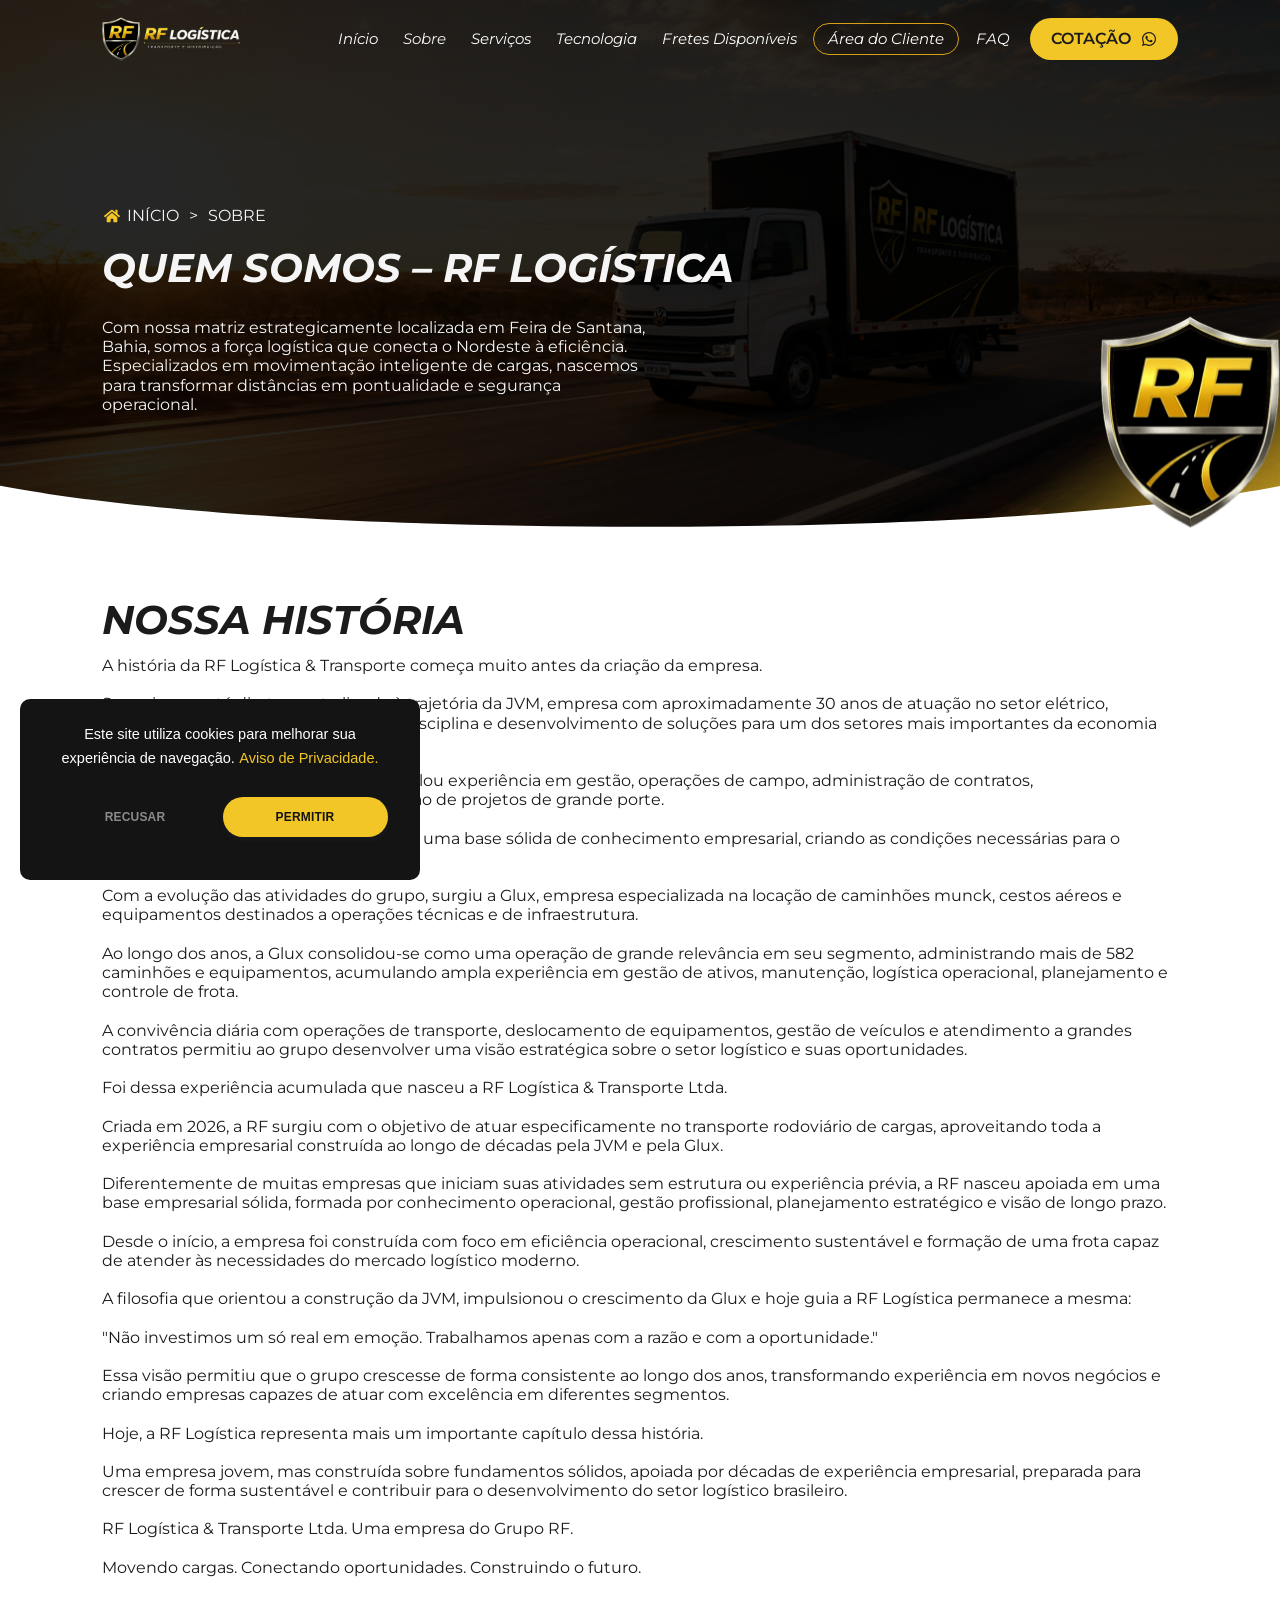
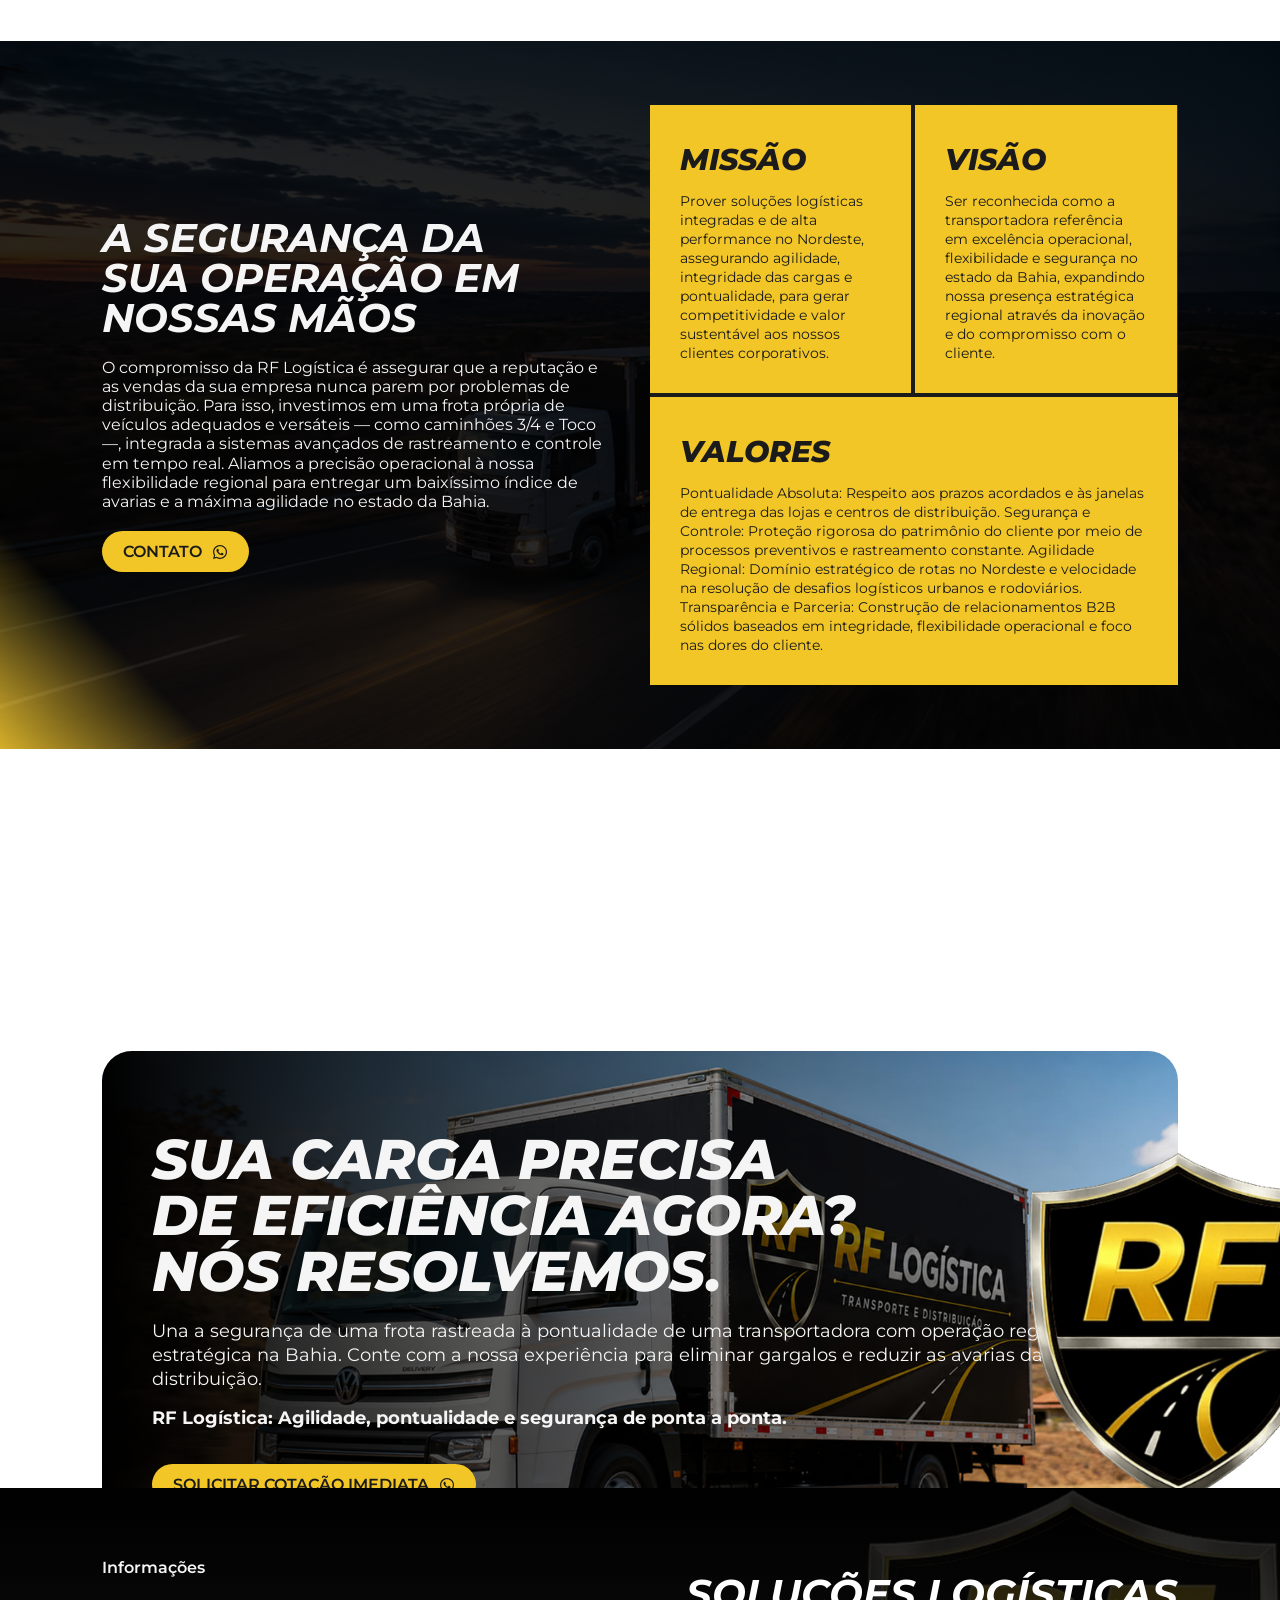
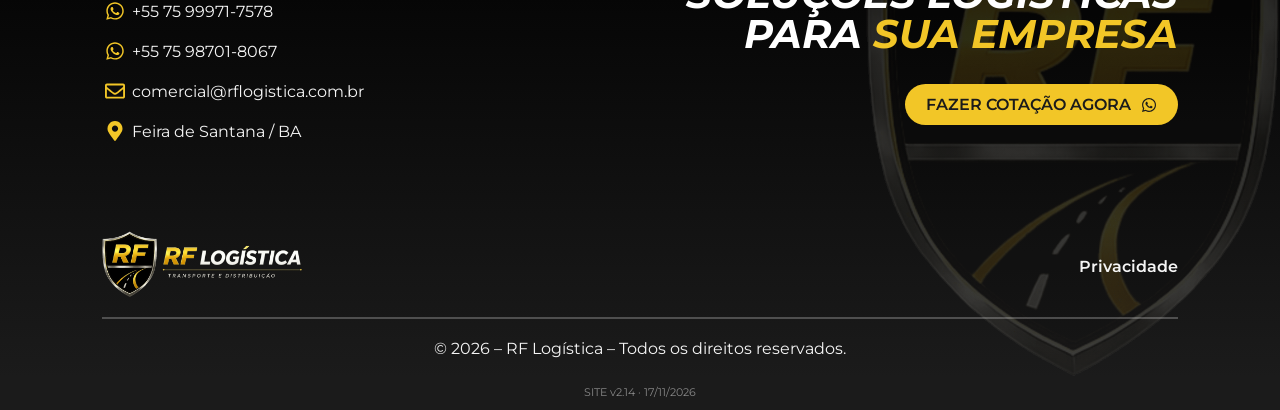
<file: sobre/index.html>
<!doctype html>
<html lang="pt-BR">
<head>
	<meta charset="UTF-8">
	<meta name="viewport" content="width=device-width, initial-scale=1">
	<link rel="profile" href="https://gmpg.org/xfn/11">
	<title>Sobre &#8211; RF Logística</title>
<meta name="rf-sistema" content="SITE">
<meta name="rf-sistema-nome" content="Site institucional RF Logística">
<meta name="rf-versao" content="v2.14">
<meta name="rf-data" content="2026-11-17">
<meta name="rf-cliente" content="RF Logística">
<link rel='stylesheet' id='rf-novidades-css' href='/assets/rf/rf-novidades.css' media='all' />

<meta name='robots' content='max-image-preview:large' />
<style id="wp-img-auto-sizes-contain-inline-css">
img:is([sizes=auto i],[sizes^="auto," i]){contain-intrinsic-size:3000px 1500px}
/*# sourceURL=wp-img-auto-sizes-contain-inline-css */
</style>
<style id="wp-emoji-styles-inline-css">

	img.wp-smiley, img.emoji {
		display: inline !important;
		border: none !important;
		box-shadow: none !important;
		height: 1em !important;
		width: 1em !important;
		margin: 0 0.07em !important;
		vertical-align: -0.1em !important;
		background: none !important;
		padding: 0 !important;
	}
/*# sourceURL=wp-emoji-styles-inline-css */
</style>
<style id="global-styles-inline-css">
:root{--wp--preset--aspect-ratio--square: 1;--wp--preset--aspect-ratio--4-3: 4/3;--wp--preset--aspect-ratio--3-4: 3/4;--wp--preset--aspect-ratio--3-2: 3/2;--wp--preset--aspect-ratio--2-3: 2/3;--wp--preset--aspect-ratio--16-9: 16/9;--wp--preset--aspect-ratio--9-16: 9/16;--wp--preset--color--black: #000000;--wp--preset--color--cyan-bluish-gray: #abb8c3;--wp--preset--color--white: #ffffff;--wp--preset--color--pale-pink: #f78da7;--wp--preset--color--vivid-red: #cf2e2e;--wp--preset--color--luminous-vivid-orange: #ff6900;--wp--preset--color--luminous-vivid-amber: #fcb900;--wp--preset--color--light-green-cyan: #7bdcb5;--wp--preset--color--vivid-green-cyan: #00d084;--wp--preset--color--pale-cyan-blue: #8ed1fc;--wp--preset--color--vivid-cyan-blue: #0693e3;--wp--preset--color--vivid-purple: #9b51e0;--wp--preset--gradient--vivid-cyan-blue-to-vivid-purple: linear-gradient(135deg,rgb(6,147,227) 0%,rgb(155,81,224) 100%);--wp--preset--gradient--light-green-cyan-to-vivid-green-cyan: linear-gradient(135deg,rgb(122,220,180) 0%,rgb(0,208,130) 100%);--wp--preset--gradient--luminous-vivid-amber-to-luminous-vivid-orange: linear-gradient(135deg,rgb(252,185,0) 0%,rgb(255,105,0) 100%);--wp--preset--gradient--luminous-vivid-orange-to-vivid-red: linear-gradient(135deg,rgb(255,105,0) 0%,rgb(207,46,46) 100%);--wp--preset--gradient--very-light-gray-to-cyan-bluish-gray: linear-gradient(135deg,rgb(238,238,238) 0%,rgb(169,184,195) 100%);--wp--preset--gradient--cool-to-warm-spectrum: linear-gradient(135deg,rgb(74,234,220) 0%,rgb(151,120,209) 20%,rgb(207,42,186) 40%,rgb(238,44,130) 60%,rgb(251,105,98) 80%,rgb(254,248,76) 100%);--wp--preset--gradient--blush-light-purple: linear-gradient(135deg,rgb(255,206,236) 0%,rgb(152,150,240) 100%);--wp--preset--gradient--blush-bordeaux: linear-gradient(135deg,rgb(254,205,165) 0%,rgb(254,45,45) 50%,rgb(107,0,62) 100%);--wp--preset--gradient--luminous-dusk: linear-gradient(135deg,rgb(255,203,112) 0%,rgb(199,81,192) 50%,rgb(65,88,208) 100%);--wp--preset--gradient--pale-ocean: linear-gradient(135deg,rgb(255,245,203) 0%,rgb(182,227,212) 50%,rgb(51,167,181) 100%);--wp--preset--gradient--electric-grass: linear-gradient(135deg,rgb(202,248,128) 0%,rgb(113,206,126) 100%);--wp--preset--gradient--midnight: linear-gradient(135deg,rgb(2,3,129) 0%,rgb(40,116,252) 100%);--wp--preset--font-size--small: 13px;--wp--preset--font-size--medium: 20px;--wp--preset--font-size--large: 36px;--wp--preset--font-size--x-large: 42px;--wp--preset--spacing--20: 0.44rem;--wp--preset--spacing--30: 0.67rem;--wp--preset--spacing--40: 1rem;--wp--preset--spacing--50: 1.5rem;--wp--preset--spacing--60: 2.25rem;--wp--preset--spacing--70: 3.38rem;--wp--preset--spacing--80: 5.06rem;--wp--preset--shadow--natural: 6px 6px 9px rgba(0, 0, 0, 0.2);--wp--preset--shadow--deep: 12px 12px 50px rgba(0, 0, 0, 0.4);--wp--preset--shadow--sharp: 6px 6px 0px rgba(0, 0, 0, 0.2);--wp--preset--shadow--outlined: 6px 6px 0px -3px rgb(255, 255, 255), 6px 6px rgb(0, 0, 0);--wp--preset--shadow--crisp: 6px 6px 0px rgb(0, 0, 0);}:root { --wp--style--global--content-size: 800px;--wp--style--global--wide-size: 1200px; }:where(body) { margin: 0; }.wp-site-blocks > .alignleft { float: left; margin-right: 2em; }.wp-site-blocks > .alignright { float: right; margin-left: 2em; }.wp-site-blocks > .aligncenter { justify-content: center; margin-left: auto; margin-right: auto; }:where(.wp-site-blocks) > * { margin-block-start: 24px; margin-block-end: 0; }:where(.wp-site-blocks) > :first-child { margin-block-start: 0; }:where(.wp-site-blocks) > :last-child { margin-block-end: 0; }:root { --wp--style--block-gap: 24px; }:root :where(.is-layout-flow) > :first-child{margin-block-start: 0;}:root :where(.is-layout-flow) > :last-child{margin-block-end: 0;}:root :where(.is-layout-flow) > *{margin-block-start: 24px;margin-block-end: 0;}:root :where(.is-layout-constrained) > :first-child{margin-block-start: 0;}:root :where(.is-layout-constrained) > :last-child{margin-block-end: 0;}:root :where(.is-layout-constrained) > *{margin-block-start: 24px;margin-block-end: 0;}:root :where(.is-layout-flex){gap: 24px;}:root :where(.is-layout-grid){gap: 24px;}.is-layout-flow > .alignleft{float: left;margin-inline-start: 0;margin-inline-end: 2em;}.is-layout-flow > .alignright{float: right;margin-inline-start: 2em;margin-inline-end: 0;}.is-layout-flow > .aligncenter{margin-left: auto !important;margin-right: auto !important;}.is-layout-constrained > .alignleft{float: left;margin-inline-start: 0;margin-inline-end: 2em;}.is-layout-constrained > .alignright{float: right;margin-inline-start: 2em;margin-inline-end: 0;}.is-layout-constrained > .aligncenter{margin-left: auto !important;margin-right: auto !important;}.is-layout-constrained > :where(:not(.alignleft):not(.alignright):not(.alignfull)){max-width: var(--wp--style--global--content-size);margin-left: auto !important;margin-right: auto !important;}.is-layout-constrained > .alignwide{max-width: var(--wp--style--global--wide-size);}body .is-layout-flex{display: flex;}.is-layout-flex{flex-wrap: wrap;align-items: center;}.is-layout-flex > :is(*, div){margin: 0;}body .is-layout-grid{display: grid;}.is-layout-grid > :is(*, div){margin: 0;}body{padding-top: 0px;padding-right: 0px;padding-bottom: 0px;padding-left: 0px;}:root :where(.wp-element-button, .wp-block-button__link){background-color: #32373c;border-width: 0;color: #fff;font-family: inherit;font-size: inherit;font-style: inherit;font-weight: inherit;letter-spacing: inherit;line-height: inherit;padding-top: calc(0.667em + 2px);padding-right: calc(1.333em + 2px);padding-bottom: calc(0.667em + 2px);padding-left: calc(1.333em + 2px);text-decoration: none;text-transform: inherit;}.has-black-color{color: var(--wp--preset--color--black) !important;}.has-cyan-bluish-gray-color{color: var(--wp--preset--color--cyan-bluish-gray) !important;}.has-white-color{color: var(--wp--preset--color--white) !important;}.has-pale-pink-color{color: var(--wp--preset--color--pale-pink) !important;}.has-vivid-red-color{color: var(--wp--preset--color--vivid-red) !important;}.has-luminous-vivid-orange-color{color: var(--wp--preset--color--luminous-vivid-orange) !important;}.has-luminous-vivid-amber-color{color: var(--wp--preset--color--luminous-vivid-amber) !important;}.has-light-green-cyan-color{color: var(--wp--preset--color--light-green-cyan) !important;}.has-vivid-green-cyan-color{color: var(--wp--preset--color--vivid-green-cyan) !important;}.has-pale-cyan-blue-color{color: var(--wp--preset--color--pale-cyan-blue) !important;}.has-vivid-cyan-blue-color{color: var(--wp--preset--color--vivid-cyan-blue) !important;}.has-vivid-purple-color{color: var(--wp--preset--color--vivid-purple) !important;}.has-black-background-color{background-color: var(--wp--preset--color--black) !important;}.has-cyan-bluish-gray-background-color{background-color: var(--wp--preset--color--cyan-bluish-gray) !important;}.has-white-background-color{background-color: var(--wp--preset--color--white) !important;}.has-pale-pink-background-color{background-color: var(--wp--preset--color--pale-pink) !important;}.has-vivid-red-background-color{background-color: var(--wp--preset--color--vivid-red) !important;}.has-luminous-vivid-orange-background-color{background-color: var(--wp--preset--color--luminous-vivid-orange) !important;}.has-luminous-vivid-amber-background-color{background-color: var(--wp--preset--color--luminous-vivid-amber) !important;}.has-light-green-cyan-background-color{background-color: var(--wp--preset--color--light-green-cyan) !important;}.has-vivid-green-cyan-background-color{background-color: var(--wp--preset--color--vivid-green-cyan) !important;}.has-pale-cyan-blue-background-color{background-color: var(--wp--preset--color--pale-cyan-blue) !important;}.has-vivid-cyan-blue-background-color{background-color: var(--wp--preset--color--vivid-cyan-blue) !important;}.has-vivid-purple-background-color{background-color: var(--wp--preset--color--vivid-purple) !important;}.has-black-border-color{border-color: var(--wp--preset--color--black) !important;}.has-cyan-bluish-gray-border-color{border-color: var(--wp--preset--color--cyan-bluish-gray) !important;}.has-white-border-color{border-color: var(--wp--preset--color--white) !important;}.has-pale-pink-border-color{border-color: var(--wp--preset--color--pale-pink) !important;}.has-vivid-red-border-color{border-color: var(--wp--preset--color--vivid-red) !important;}.has-luminous-vivid-orange-border-color{border-color: var(--wp--preset--color--luminous-vivid-orange) !important;}.has-luminous-vivid-amber-border-color{border-color: var(--wp--preset--color--luminous-vivid-amber) !important;}.has-light-green-cyan-border-color{border-color: var(--wp--preset--color--light-green-cyan) !important;}.has-vivid-green-cyan-border-color{border-color: var(--wp--preset--color--vivid-green-cyan) !important;}.has-pale-cyan-blue-border-color{border-color: var(--wp--preset--color--pale-cyan-blue) !important;}.has-vivid-cyan-blue-border-color{border-color: var(--wp--preset--color--vivid-cyan-blue) !important;}.has-vivid-purple-border-color{border-color: var(--wp--preset--color--vivid-purple) !important;}.has-vivid-cyan-blue-to-vivid-purple-gradient-background{background: var(--wp--preset--gradient--vivid-cyan-blue-to-vivid-purple) !important;}.has-light-green-cyan-to-vivid-green-cyan-gradient-background{background: var(--wp--preset--gradient--light-green-cyan-to-vivid-green-cyan) !important;}.has-luminous-vivid-amber-to-luminous-vivid-orange-gradient-background{background: var(--wp--preset--gradient--luminous-vivid-amber-to-luminous-vivid-orange) !important;}.has-luminous-vivid-orange-to-vivid-red-gradient-background{background: var(--wp--preset--gradient--luminous-vivid-orange-to-vivid-red) !important;}.has-very-light-gray-to-cyan-bluish-gray-gradient-background{background: var(--wp--preset--gradient--very-light-gray-to-cyan-bluish-gray) !important;}.has-cool-to-warm-spectrum-gradient-background{background: var(--wp--preset--gradient--cool-to-warm-spectrum) !important;}.has-blush-light-purple-gradient-background{background: var(--wp--preset--gradient--blush-light-purple) !important;}.has-blush-bordeaux-gradient-background{background: var(--wp--preset--gradient--blush-bordeaux) !important;}.has-luminous-dusk-gradient-background{background: var(--wp--preset--gradient--luminous-dusk) !important;}.has-pale-ocean-gradient-background{background: var(--wp--preset--gradient--pale-ocean) !important;}.has-electric-grass-gradient-background{background: var(--wp--preset--gradient--electric-grass) !important;}.has-midnight-gradient-background{background: var(--wp--preset--gradient--midnight) !important;}.has-small-font-size{font-size: var(--wp--preset--font-size--small) !important;}.has-medium-font-size{font-size: var(--wp--preset--font-size--medium) !important;}.has-large-font-size{font-size: var(--wp--preset--font-size--large) !important;}.has-x-large-font-size{font-size: var(--wp--preset--font-size--x-large) !important;}
:root :where(.wp-block-icon svg){width: 24px;}
:root :where(.wp-block-pullquote){font-size: 1.5em;line-height: 1.6;}
/*# sourceURL=global-styles-inline-css */
</style>
<link rel='stylesheet' id='hello-elementor-css' href='../wp-content/themes/hello-elementor/assets/css/reset.css' media='all' />
<link rel='stylesheet' id='hello-elementor-theme-style-css' href='../wp-content/themes/hello-elementor/assets/css/theme.css' media='all' />
<link rel='stylesheet' id='hello-elementor-header-footer-css' href='../wp-content/themes/hello-elementor/assets/css/header-footer.css' media='all' />
<link rel='stylesheet' id='elementor-frontend-css' href='../wp-content/plugins/elementor/assets/css/frontend.min.css' media='all' />
<link rel='stylesheet' id='elementor-post-5-css' href='../wp-content/uploads/elementor/css/post-5.css' media='all' />
<link rel='stylesheet' id='widget-image-css' href='../wp-content/plugins/elementor/assets/css/widget-image.min.css' media='all' />
<link rel='stylesheet' id='widget-nav-menu-css' href='../wp-content/plugins/pro-elements/assets/css/widget-nav-menu.min.css' media='all' />
<link rel='stylesheet' id='e-animation-shrink-css' href='../wp-content/plugins/elementor/assets/lib/animations/styles/e-animation-shrink.min.css' media='all' />
<link rel='stylesheet' id='e-sticky-css' href='../wp-content/plugins/pro-elements/assets/css/modules/sticky.min.css' media='all' />
<link rel='stylesheet' id='widget-icon-list-css' href='../wp-content/plugins/elementor/assets/css/widget-icon-list.min.css' media='all' />
<link rel='stylesheet' id='widget-icon-box-css' href='../wp-content/plugins/elementor/assets/css/widget-icon-box.min.css' media='all' />
<link rel='stylesheet' id='widget-heading-css' href='../wp-content/plugins/elementor/assets/css/widget-heading.min.css' media='all' />
<link rel='stylesheet' id='e-animation-float-css' href='../wp-content/plugins/elementor/assets/lib/animations/styles/e-animation-float.min.css' media='all' />
<link rel='stylesheet' id='widget-form-css' href='../wp-content/plugins/pro-elements/assets/css/widget-form.min.css' media='all' />
<link rel='stylesheet' id='e-popup-css' href='../wp-content/plugins/pro-elements/assets/css/conditionals/popup.min.css' media='all' />
<link rel='stylesheet' id='e-shapes-css' href='../wp-content/plugins/elementor/assets/css/conditionals/shapes.min.css' media='all' />
<link rel='stylesheet' id='e-animation-fadeInLeft-css' href='../wp-content/plugins/elementor/assets/lib/animations/styles/fadeInLeft.min.css' media='all' />
<link rel='stylesheet' id='widget-image-box-css' href='../wp-content/plugins/elementor/assets/css/widget-image-box.min.css' media='all' />
<link rel='stylesheet' id='e-animation-fadeInUp-css' href='../wp-content/plugins/elementor/assets/lib/animations/styles/fadeInUp.min.css' media='all' />
<link rel='stylesheet' id='e-motion-fx-css' href='../wp-content/plugins/pro-elements/assets/css/modules/motion-fx.min.css' media='all' />
<link rel='stylesheet' id='elementor-post-573-css' href='../wp-content/uploads/elementor/css/post-573.css' media='all' />
<link rel='stylesheet' id='elementor-post-24-css' href='../wp-content/uploads/elementor/css/post-24.css' media='all' />
<link rel='stylesheet' id='elementor-post-21-css' href='../wp-content/uploads/elementor/css/post-21.css' media='all' />
<link rel='stylesheet' id='elementor-post-108-css' href='../wp-content/uploads/elementor/css/post-108.css' media='all' />
<link rel='stylesheet' id='rf-fonts-css' href='../assets/fonts.css' media='all' />
<script id="jquery-core-js" src="../wp-includes/js/jquery/jquery.min.js"></script>
<script id="jquery-migrate-js" src="../wp-includes/js/jquery/jquery-migrate.min.js"></script>
<meta name="generator" content="WordPress 7.0.8" />
<link rel="canonical" href="index.html" />
<link rel='shortlink' href='https://rflogistica.com.br/?p=573' />
<meta name="generator" content="Elementor 4.3.5; features: e_font_icon_svg, additional_custom_breakpoints; settings: css_print_method-external, google_font-enabled, font_display-auto">
			<style>
				.e-con.e-parent:nth-of-type(n+4):not(.e-lazyloaded):not(.e-no-lazyload),
				.e-con.e-parent:nth-of-type(n+4):not(.e-lazyloaded):not(.e-no-lazyload) * {
					background-image: none !important;
				}
				@media screen and (max-height: 1024px) {
					.e-con.e-parent:nth-of-type(n+3):not(.e-lazyloaded):not(.e-no-lazyload),
					.e-con.e-parent:nth-of-type(n+3):not(.e-lazyloaded):not(.e-no-lazyload) * {
						background-image: none !important;
					}
				}
				@media screen and (max-height: 640px) {
					.e-con.e-parent:nth-of-type(n+2):not(.e-lazyloaded):not(.e-no-lazyload),
					.e-con.e-parent:nth-of-type(n+2):not(.e-lazyloaded):not(.e-no-lazyload) * {
						background-image: none !important;
					}
				}
			</style>
			<link rel="icon" href="../wp-content/uploads/2026/03/Logo-RF-Fav-150x150.png" sizes="32x32" />
<link rel="icon" href="../wp-content/uploads/2026/03/Logo-RF-Fav-300x300.png" sizes="192x192" />
<link rel="apple-touch-icon" href="../wp-content/uploads/2026/03/Logo-RF-Fav-300x300.png" />
<meta name="msapplication-TileImage" content="https://rflogistica.com.br/wp-content/uploads/2026/03/Logo-RF-Fav-300x300.png" />
<style id="wp-custom-css">
a:focus {
box-shadow: 0 0 0 0 !important;
border: 0 none !important;
outline: 0 !important;
}

body, html {
overflow-x: hidden !important;
}

/Corrigir escrollamento no Mobile/
@media (max-width: 786px){
body, html {
overflow-x: hidden!important;
}
}

/* personalizar a barra em geral, aqui estou definindo 10px de largura para a barra vertical
e 10px de altura para a barra horizontal */
::-webkit-scrollbar {
width:8px;
height: 10px;
}

/* aqui é para personalizar o fundo da barra, neste caso estou colocando um fundo cinza escuro*/
::-webkit-scrollbar-track {
background:#1b1b1b
;
}

/* aqui é a alça da barra, que demonstra a altura que você está na página
estou colocando uma cor azul clara nela*/
::-webkit-scrollbar-thumb {
background: #F2C627
;
}
.page-title-section .page-header {
opacity: 0 !important;
}
</style>
</head>
<body class="wp-singular page-template page-template-elementor_header_footer page page-id-573 wp-custom-logo wp-embed-responsive wp-theme-hello-elementor hello-elementor-default elementor-default elementor-template-full-width elementor-kit-5 elementor-page elementor-page-573">


<a class="skip-link screen-reader-text" href="index.html#content">Ir para o conteúdo</a>

		<header data-elementor-type="header" data-elementor-id="24" class="elementor elementor-24 elementor-location-header" data-elementor-post-type="elementor_library">
			<div class="elementor-element elementor-element-4d6e91e0 e-con-full e-flex e-con e-parent" data-id="4d6e91e0" data-element_type="container" data-e-type="container" data-settings="{&quot;background_background&quot;:&quot;classic&quot;,&quot;sticky&quot;:&quot;top&quot;,&quot;sticky_effects_offset&quot;:35,&quot;sticky_anchor_link_offset&quot;:35,&quot;sticky_on&quot;:[&quot;desktop&quot;,&quot;tablet&quot;,&quot;mobile&quot;],&quot;sticky_offset&quot;:0}">
		<div class="elementor-element elementor-element-6c301102 e-con-full e-flex e-con e-child" data-id="6c301102" data-element_type="container" data-e-type="container" data-settings="{&quot;background_background&quot;:&quot;classic&quot;}">
		<div class="elementor-element elementor-element-13e9931d e-con-full e-flex e-con e-child" data-id="13e9931d" data-element_type="container" data-e-type="container">
				<div class="elementor-element elementor-element-7a0f3de1 elementor-widget-tablet__width-initial elementor-widget-mobile__width-initial elementor-widget elementor-widget-image" data-id="7a0f3de1" data-element_type="widget" data-e-type="widget" data-widget_type="image.default">
																<a href="https://rflogistica.com.br">
							<img fetchpriority="high" width="2560" height="835" src="../wp-content/uploads/2026/03/RF_LOGISTICA_LOGO_SEM_FUNDO-1-scaled.png" class="attachment-full size-full wp-image-1465" alt="" srcset="../wp-content/uploads/2026/03/RF_LOGISTICA_LOGO_SEM_FUNDO-1-scaled.png 2560w, ../wp-content/uploads/2026/03/RF_LOGISTICA_LOGO_SEM_FUNDO-1-300x98.png 300w, ../wp-content/uploads/2026/03/RF_LOGISTICA_LOGO_SEM_FUNDO-1-1024x334.png 1024w, ../wp-content/uploads/2026/03/RF_LOGISTICA_LOGO_SEM_FUNDO-1-768x250.png 768w, ../wp-content/uploads/2026/03/RF_LOGISTICA_LOGO_SEM_FUNDO-1-1536x501.png 1536w, ../wp-content/uploads/2026/03/RF_LOGISTICA_LOGO_SEM_FUNDO-1-2048x668.png 2048w" sizes="(max-width: 2560px) 100vw, 2560px" />								</a>
															</div>
				</div>
		<div class="elementor-element elementor-element-90518f2 e-con-full e-flex e-con e-child" data-id="90518f2" data-element_type="container" data-e-type="container">
				<div class="elementor-element elementor-element-6617662e elementor-nav-menu__align-center elementor-nav-menu--stretch elementor-nav-menu--dropdown-tablet elementor-nav-menu__text-align-aside elementor-nav-menu--toggle elementor-nav-menu--burger elementor-widget elementor-widget-nav-menu" data-id="6617662e" data-element_type="widget" data-e-type="widget" data-settings="{&quot;full_width&quot;:&quot;stretch&quot;,&quot;layout&quot;:&quot;horizontal&quot;,&quot;submenu_icon&quot;:{&quot;value&quot;:&quot;&lt;svg aria-hidden=\&quot;true\&quot; class=\&quot;e-font-icon-svg e-fas-caret-down\&quot; viewBox=\&quot;0 0 320 512\&quot; xmlns=\&quot;http:\/\/www.w3.org\/2000\/svg\&quot;&gt;&lt;path d=\&quot;M31.3 192h257.3c17.8 0 26.7 21.5 14.1 34.1L174.1 354.8c-7.8 7.8-20.5 7.8-28.3 0L17.2 226.1C4.6 213.5 13.5 192 31.3 192z\&quot;&gt;&lt;\/path&gt;&lt;\/svg&gt;&quot;,&quot;library&quot;:&quot;fa-solid&quot;},&quot;toggle&quot;:&quot;burger&quot;}" data-widget_type="nav-menu.default">
								<nav aria-label="Menu" class="elementor-nav-menu--main elementor-nav-menu__container elementor-nav-menu--layout-horizontal e--pointer-none">
				<ul id="menu-1-6617662e" class="elementor-nav-menu"><li class="menu-item menu-item-type-post_type menu-item-object-page menu-item-home menu-item-628"><a href="/" class="elementor-item">Início</a></li>
<li class="menu-item menu-item-type-post_type menu-item-object-page current-menu-item page_item page-item-573 current_page_item menu-item-621"><a href="index.html" aria-current="page" class="elementor-item elementor-item-active">Sobre</a></li>
<li class="menu-item menu-item-type-post_type menu-item-object-page menu-item-622"><a href="/servicos/" class="elementor-item">Serviços</a></li>
<li class="menu-item menu-item-rfx"><a href="/#tecnologia" class="elementor-item">Tecnologia</a></li>
<li class="menu-item menu-item-fretes"><a href="/fretes/" class="elementor-item">Fretes Disponíveis</a></li>
<li class="menu-item menu-item-cliente" style="align-self:center"><a href="/cliente/" class="elementor-item" style="border:1px solid #D4A017;border-radius:999px;padding:6px 14px!important;line-height:1.2;margin:0 4px">Área do Cliente</a></li>
<li class="menu-item menu-item-type-post_type menu-item-object-page menu-item-623"><a href="/faq/" class="elementor-item">FAQ</a></li>
</ul>			</nav>
					<div class="elementor-menu-toggle" role="button" tabindex="0" aria-label="Menu Toggle" aria-expanded="false">
			<svg aria-hidden="true" role="presentation" class="elementor-menu-toggle__icon--open e-font-icon-svg e-eicon-menu-bar" viewBox="0 0 1000 1000" xmlns="http://www.w3.org/2000/svg"><path d="M104 333H896C929 333 958 304 958 271S929 208 896 208H104C71 208 42 237 42 271S71 333 104 333ZM104 583H896C929 583 958 554 958 521S929 458 896 458H104C71 458 42 487 42 521S71 583 104 583ZM104 833H896C929 833 958 804 958 771S929 708 896 708H104C71 708 42 737 42 771S71 833 104 833Z"></path></svg><svg aria-hidden="true" role="presentation" class="elementor-menu-toggle__icon--close e-font-icon-svg e-eicon-close" viewBox="0 0 1000 1000" xmlns="http://www.w3.org/2000/svg"><path d="M742 167L500 408 258 167C246 154 233 150 217 150 196 150 179 158 167 167 154 179 150 196 150 212 150 229 154 242 171 254L408 500 167 742C138 771 138 800 167 829 196 858 225 858 254 829L496 587 738 829C750 842 767 846 783 846 800 846 817 842 829 829 842 817 846 804 846 783 846 767 842 750 829 737L588 500 833 258C863 229 863 200 833 171 804 137 775 137 742 167Z"></path></svg>		</div>
					<nav class="elementor-nav-menu--dropdown elementor-nav-menu__container" aria-hidden="true">
				<ul id="menu-2-6617662e" class="elementor-nav-menu"><li class="menu-item menu-item-type-post_type menu-item-object-page menu-item-home menu-item-628"><a href="/" class="elementor-item" tabindex="-1">Início</a></li>
<li class="menu-item menu-item-type-post_type menu-item-object-page current-menu-item page_item page-item-573 current_page_item menu-item-621"><a href="index.html" aria-current="page" class="elementor-item elementor-item-active" tabindex="-1">Sobre</a></li>
<li class="menu-item menu-item-type-post_type menu-item-object-page menu-item-622"><a href="/servicos/" class="elementor-item" tabindex="-1">Serviços</a></li>
<li class="menu-item menu-item-rfx"><a href="/#tecnologia" class="elementor-item" tabindex="-1">Tecnologia</a></li>
<li class="menu-item menu-item-fretes"><a href="/fretes/" class="elementor-item" tabindex="-1">Fretes Disponíveis</a></li>
<li class="menu-item menu-item-cliente" style="align-self:center"><a href="/cliente/" class="elementor-item" tabindex="-1" style="border:1px solid #D4A017;border-radius:999px;padding:6px 14px!important;line-height:1.2;margin:0 4px">Área do Cliente</a></li>
<li class="menu-item menu-item-type-post_type menu-item-object-page menu-item-623"><a href="/faq/" class="elementor-item" tabindex="-1">FAQ</a></li>
</ul>			</nav>
						</div>
				<div class="elementor-element elementor-element-79144c2 elementor-widget elementor-widget-button" data-id="79144c2" data-element_type="widget" data-e-type="widget" data-widget_type="button.default">
										<a class="elementor-button elementor-button-link elementor-size-sm elementor-animation-shrink" href="#elementor-action%3Aaction%3Dpopup%3Aopen%26settings%3DeyJpZCI6IjEwOCIsInRvZ2dsZSI6ZmFsc2V9" target="_blank">
						<span class="elementor-button-content-wrapper">
						<span class="elementor-button-icon">
				<svg aria-hidden="true" class="e-font-icon-svg e-fab-whatsapp" viewBox="0 0 448 512" xmlns="http://www.w3.org/2000/svg"><path d="M380.9 97.1C339 55.1 283.2 32 223.9 32c-122.4 0-222 99.6-222 222 0 39.1 10.2 77.3 29.6 111L0 480l117.7-30.9c32.4 17.7 68.9 27 106.1 27h.1c122.3 0 224.1-99.6 224.1-222 0-59.3-25.2-115-67.1-157zm-157 341.6c-33.2 0-65.7-8.9-94-25.7l-6.7-4-69.8 18.3L72 359.2l-4.4-7c-18.5-29.4-28.2-63.3-28.2-98.2 0-101.7 82.8-184.5 184.6-184.5 49.3 0 95.6 19.2 130.4 54.1 34.8 34.9 56.2 81.2 56.1 130.5 0 101.8-84.9 184.6-186.6 184.6zm101.2-138.2c-5.5-2.8-32.8-16.2-37.9-18-5.1-1.9-8.8-2.8-12.5 2.8-3.7 5.6-14.3 18-17.6 21.8-3.2 3.7-6.5 4.2-12 1.4-32.6-16.3-54-29.1-75.5-66-5.7-9.8 5.7-9.1 16.3-30.3 1.8-3.7.9-6.9-.5-9.7-1.4-2.8-12.5-30.1-17.1-41.2-4.5-10.8-9.1-9.3-12.5-9.5-3.2-.2-6.9-.2-10.6-.2-3.7 0-9.7 1.4-14.8 6.9-5.1 5.6-19.4 19-19.4 46.3 0 27.3 19.9 53.7 22.6 57.4 2.8 3.7 39.1 59.7 94.8 83.8 35.2 15.2 49 16.5 66.6 13.9 10.7-1.6 32.8-13.4 37.4-26.4 4.6-13 4.6-24.1 3.2-26.4-1.3-2.5-5-3.9-10.5-6.6z"></path></svg>			</span>
									<span class="elementor-button-text">COTAÇÃO</span>
					</span>
					</a>
								</div>
				</div>
				</div>
				</div>
				</header>
				<div data-elementor-type="wp-page" data-elementor-id="573" class="elementor elementor-573" data-elementor-post-type="page">
				<div class="elementor-element elementor-element-f62749c e-con-full e-flex e-con e-parent" data-id="f62749c" data-element_type="container" data-e-type="container" data-settings="{&quot;background_background&quot;:&quot;classic&quot;,&quot;shape_divider_bottom&quot;:&quot;curve&quot;,&quot;shape_divider_bottom_negative&quot;:&quot;yes&quot;}">
				<div class="elementor-shape elementor-shape-bottom" aria-hidden="true" data-negative="true">
			<svg xmlns="http://www.w3.org/2000/svg" viewBox="0 0 1000 100" preserveAspectRatio="none">
	<path class="elementor-shape-fill" d="M500,97C126.7,96.3,0.8,19.8,0,0v100l1000,0V1C1000,19.4,873.3,97.8,500,97z"/>
</svg>		</div>
				<div class="elementor-element elementor-element-3cdae46 elementor-icon-list--layout-inline elementor-mobile-align-center elementor-list-item-link-full_width elementor-widget elementor-widget-icon-list" data-id="3cdae46" data-element_type="widget" data-e-type="widget" data-widget_type="icon-list.default">
							<ul class="elementor-icon-list-items elementor-inline-items">
							<li class="elementor-icon-list-item elementor-inline-item">
											<a href="https://rflogistica.com.br">

												<span class="elementor-icon-list-icon">
							<svg aria-hidden="true" class="e-font-icon-svg e-fas-home" viewBox="0 0 576 512" xmlns="http://www.w3.org/2000/svg"><path d="M280.37 148.26L96 300.11V464a16 16 0 0 0 16 16l112.06-.29a16 16 0 0 0 15.92-16V368a16 16 0 0 1 16-16h64a16 16 0 0 1 16 16v95.64a16 16 0 0 0 16 16.05L464 480a16 16 0 0 0 16-16V300L295.67 148.26a12.19 12.19 0 0 0-15.3 0zM571.6 251.47L488 182.56V44.05a12 12 0 0 0-12-12h-56a12 12 0 0 0-12 12v72.61L318.47 43a48 48 0 0 0-61 0L4.34 251.47a12 12 0 0 0-1.6 16.9l25.5 31A12 12 0 0 0 45.15 301l235.22-193.74a12.19 12.19 0 0 1 15.3 0L530.9 301a12 12 0 0 0 16.9-1.6l25.5-31a12 12 0 0 0-1.7-16.93z"></path></svg>						</span>
										<span class="elementor-icon-list-text">INÍCIO</span>
											</a>
									</li>
								<li class="elementor-icon-list-item elementor-inline-item">
										<span class="elementor-icon-list-text">&gt;</span>
									</li>
								<li class="elementor-icon-list-item elementor-inline-item">
										<span class="elementor-icon-list-text">SOBRE</span>
									</li>
						</ul>
						</div>
				<div class="elementor-element elementor-element-e5edf8b elementor-widget__width-initial elementor-widget elementor-widget-heading" data-id="e5edf8b" data-element_type="widget" data-e-type="widget" data-widget_type="heading.default">
					<h2 class="elementor-heading-title elementor-size-default">Quem Somos – RF Logística</h2>				</div>
				<div class="elementor-element elementor-element-c128464 elementor-widget__width-initial elementor-widget elementor-widget-text-editor" data-id="c128464" data-element_type="widget" data-e-type="widget" data-widget_type="text-editor.default">
									Com nossa matriz estrategicamente localizada em Feira de Santana, Bahia, somos a força logística que conecta o Nordeste à eficiência. Especializados em movimentação inteligente de cargas, nascemos para transformar distâncias em pontualidade e segurança operacional.								</div>
				<div class="elementor-element elementor-element-a91316c elementor-widget__width-initial elementor-absolute elementor-widget elementor-widget-image" data-id="a91316c" data-element_type="widget" data-e-type="widget" data-settings="{&quot;_position&quot;:&quot;absolute&quot;}" data-widget_type="image.default">
															<img decoding="async" width="726" height="857" src="../wp-content/uploads/2026/03/RF_LOGISTICA_LOGO_SEM_FUNDO-2.png" class="attachment-large size-large wp-image-1466" alt="" srcset="../wp-content/uploads/2026/03/RF_LOGISTICA_LOGO_SEM_FUNDO-2.png 726w, ../wp-content/uploads/2026/03/RF_LOGISTICA_LOGO_SEM_FUNDO-2-254x300.png 254w" sizes="(max-width: 726px) 100vw, 726px" />															</div>
				</div>
		<div class="elementor-element elementor-element-77f9285 e-con-full e-flex e-con e-parent" data-id="77f9285" data-element_type="container" data-e-type="container">
				<div class="elementor-element elementor-element-d7f87ff elementor-widget__width-initial elementor-invisible elementor-widget elementor-widget-image-box" data-id="d7f87ff" data-element_type="widget" data-e-type="widget" data-settings="{&quot;_animation&quot;:&quot;fadeInLeft&quot;}" data-widget_type="image-box.default">
					<div class="elementor-image-box-wrapper"><div class="elementor-image-box-content"><h3 class="elementor-image-box-title">NOSSA HISTÓRIA</h3><p class="elementor-image-box-description">A história da RF Logística &amp; Transporte começa muito antes da criação da empresa.<br><br>

Sua origem está diretamente ligada à trajetória da JVM, empresa com aproximadamente 30 anos de atuação no setor elétrico, construída através de muito trabalho, disciplina e desenvolvimento de soluções para um dos setores mais importantes da economia brasileira.<br><br>

Ao longo de três décadas, a JVM acumulou experiência em gestão, operações de campo, administração de contratos, desenvolvimento de equipes e execução de projetos de grande porte.<br><br>

Essa trajetória permitiu a construção de uma base sólida de conhecimento empresarial, criando as condições necessárias para o surgimento de novos negócios.<br><br>

Com a evolução das atividades do grupo, surgiu a Glux, empresa especializada na locação de caminhões munck, cestos aéreos e equipamentos destinados a operações técnicas e de infraestrutura.<br><br>

Ao longo dos anos, a Glux consolidou-se como uma operação de grande relevância em seu segmento, administrando mais de 582 caminhões e equipamentos, acumulando ampla experiência em gestão de ativos, manutenção, logística operacional, planejamento e controle de frota.<br><br>

A convivência diária com operações de transporte, deslocamento de equipamentos, gestão de veículos e atendimento a grandes contratos permitiu ao grupo desenvolver uma visão estratégica sobre o setor logístico e suas oportunidades.<br><br>

Foi dessa experiência acumulada que nasceu a RF Logística &amp; Transporte Ltda.<br><br>

Criada em 2026, a RF surgiu com o objetivo de atuar especificamente no transporte rodoviário de cargas, aproveitando toda a experiência empresarial construída ao longo de décadas pela JVM e pela Glux.<br><br>

Diferentemente de muitas empresas que iniciam suas atividades sem estrutura ou experiência prévia, a RF nasceu apoiada em uma base empresarial sólida, formada por conhecimento operacional, gestão profissional, planejamento estratégico e visão de longo prazo.<br><br>

Desde o início, a empresa foi construída com foco em eficiência operacional, crescimento sustentável e formação de uma frota capaz de atender às necessidades do mercado logístico moderno.<br><br>

A filosofia que orientou a construção da JVM, impulsionou o crescimento da Glux e hoje guia a RF Logística permanece a mesma:<br><br>

"Não investimos um só real em emoção. Trabalhamos apenas com a razão e com a oportunidade."<br><br>

Essa visão permitiu que o grupo crescesse de forma consistente ao longo dos anos, transformando experiência em novos negócios e criando empresas capazes de atuar com excelência em diferentes segmentos.<br><br>

Hoje, a RF Logística representa mais um importante capítulo dessa história.<br><br>

Uma empresa jovem, mas construída sobre fundamentos sólidos, apoiada por décadas de experiência empresarial, preparada para crescer de forma sustentável e contribuir para o desenvolvimento do setor logístico brasileiro.<br><br>

RF Logística &amp; Transporte Ltda. Uma empresa do Grupo RF.<br><br>

Movendo cargas. Conectando oportunidades. Construindo o futuro.</p></div></div>				</div>
				</div>
		<div class="elementor-element elementor-element-64f756c e-con-full e-flex e-con e-parent" data-id="64f756c" data-element_type="container" data-e-type="container" data-settings="{&quot;background_background&quot;:&quot;classic&quot;}">
		<div class="elementor-element elementor-element-15c0880 e-flex e-con-boxed e-con e-child" data-id="15c0880" data-element_type="container" data-e-type="container" data-settings="{&quot;background_background&quot;:&quot;classic&quot;}">
					<div class="e-con-inner">
				<div class="elementor-element elementor-element-5e00be6 elementor-widget__width-initial elementor-widget elementor-widget-heading" data-id="5e00be6" data-element_type="widget" data-e-type="widget" data-widget_type="heading.default">
					<h2 class="elementor-heading-title elementor-size-default">A Segurança da Sua Operação em Nossas Mãos</h2>				</div>
				<div class="elementor-element elementor-element-473679f elementor-widget__width-initial elementor-widget elementor-widget-text-editor" data-id="473679f" data-element_type="widget" data-e-type="widget" data-widget_type="text-editor.default">
									O compromisso da RF Logística é assegurar que a reputação e as vendas da sua empresa nunca parem por problemas de distribuição. Para isso, investimos em uma frota própria de veículos adequados e versáteis — como caminhões 3/4 e Toco —, integrada a sistemas avançados de rastreamento e controle em tempo real. Aliamos a precisão operacional à nossa flexibilidade regional para entregar um baixíssimo índice de avarias e a máxima agilidade no estado da Bahia.								</div>
				<div class="elementor-element elementor-element-70ebe4f elementor-widget elementor-widget-button" data-id="70ebe4f" data-element_type="widget" data-e-type="widget" data-widget_type="button.default">
										<a class="elementor-button elementor-button-link elementor-size-sm elementor-animation-shrink" href="#elementor-action%3Aaction%3Dpopup%3Aopen%26settings%3DeyJpZCI6IjEwOCIsInRvZ2dsZSI6ZmFsc2V9" target="_blank">
						<span class="elementor-button-content-wrapper">
						<span class="elementor-button-icon">
				<svg aria-hidden="true" class="e-font-icon-svg e-fab-whatsapp" viewBox="0 0 448 512" xmlns="http://www.w3.org/2000/svg"><path d="M380.9 97.1C339 55.1 283.2 32 223.9 32c-122.4 0-222 99.6-222 222 0 39.1 10.2 77.3 29.6 111L0 480l117.7-30.9c32.4 17.7 68.9 27 106.1 27h.1c122.3 0 224.1-99.6 224.1-222 0-59.3-25.2-115-67.1-157zm-157 341.6c-33.2 0-65.7-8.9-94-25.7l-6.7-4-69.8 18.3L72 359.2l-4.4-7c-18.5-29.4-28.2-63.3-28.2-98.2 0-101.7 82.8-184.5 184.6-184.5 49.3 0 95.6 19.2 130.4 54.1 34.8 34.9 56.2 81.2 56.1 130.5 0 101.8-84.9 184.6-186.6 184.6zm101.2-138.2c-5.5-2.8-32.8-16.2-37.9-18-5.1-1.9-8.8-2.8-12.5 2.8-3.7 5.6-14.3 18-17.6 21.8-3.2 3.7-6.5 4.2-12 1.4-32.6-16.3-54-29.1-75.5-66-5.7-9.8 5.7-9.1 16.3-30.3 1.8-3.7.9-6.9-.5-9.7-1.4-2.8-12.5-30.1-17.1-41.2-4.5-10.8-9.1-9.3-12.5-9.5-3.2-.2-6.9-.2-10.6-.2-3.7 0-9.7 1.4-14.8 6.9-5.1 5.6-19.4 19-19.4 46.3 0 27.3 19.9 53.7 22.6 57.4 2.8 3.7 39.1 59.7 94.8 83.8 35.2 15.2 49 16.5 66.6 13.9 10.7-1.6 32.8-13.4 37.4-26.4 4.6-13 4.6-24.1 3.2-26.4-1.3-2.5-5-3.9-10.5-6.6z"></path></svg>			</span>
									<span class="elementor-button-text">CONTATO</span>
					</span>
					</a>
								</div>
					</div>
				</div>
		<div class="elementor-element elementor-element-d1730a2 e-con-full e-flex e-con e-child" data-id="d1730a2" data-element_type="container" data-e-type="container" data-settings="{&quot;background_background&quot;:&quot;classic&quot;}">
		<div class="elementor-element elementor-element-386aa70 e-con-full e-flex elementor-invisible e-con e-child" data-id="386aa70" data-element_type="container" data-e-type="container" data-settings="{&quot;animation&quot;:&quot;fadeInUp&quot;}">
		<div class="elementor-element elementor-element-a41170a e-con-full e-flex e-con e-child" data-id="a41170a" data-element_type="container" data-e-type="container" data-settings="{&quot;background_background&quot;:&quot;classic&quot;}">
		<div class="elementor-element elementor-element-9fb9f78 e-con-full e-flex e-con e-child" data-id="9fb9f78" data-element_type="container" data-e-type="container">
				<div class="elementor-element elementor-element-2160343 elementor-widget elementor-widget-icon-box" data-id="2160343" data-element_type="widget" data-e-type="widget" data-widget_type="icon-box.default">
							<div class="elementor-icon-box-wrapper">

			
						<div class="elementor-icon-box-content">

									<h3 class="elementor-icon-box-title">
						<span  >
							Missão						</span>
					</h3>
				
									<p class="elementor-icon-box-description">
						Prover soluções logísticas integradas e de alta performance no Nordeste, assegurando agilidade, integridade das cargas e pontualidade, para gerar competitividade e valor sustentável aos nossos clientes corporativos.					</p>
				
			</div>
			
		</div>
						</div>
				</div>
		<div class="elementor-element elementor-element-b0b4b85 e-con-full e-flex e-con e-child" data-id="b0b4b85" data-element_type="container" data-e-type="container">
				<div class="elementor-element elementor-element-49e3cc8 elementor-widget elementor-widget-icon-box" data-id="49e3cc8" data-element_type="widget" data-e-type="widget" data-widget_type="icon-box.default">
							<div class="elementor-icon-box-wrapper">

			
						<div class="elementor-icon-box-content">

									<h3 class="elementor-icon-box-title">
						<span  >
							Visão						</span>
					</h3>
				
									<p class="elementor-icon-box-description">
						Ser reconhecida como a transportadora referência em excelência operacional, flexibilidade e segurança no estado da Bahia, expandindo nossa presença estratégica regional através da inovação e do compromisso com o cliente.					</p>
				
			</div>
			
		</div>
						</div>
				</div>
				</div>
		<div class="elementor-element elementor-element-1335970 e-con-full e-flex e-con e-child" data-id="1335970" data-element_type="container" data-e-type="container" data-settings="{&quot;background_background&quot;:&quot;classic&quot;}">
		<div class="elementor-element elementor-element-6428512 e-con-full e-flex e-con e-child" data-id="6428512" data-element_type="container" data-e-type="container">
				<div class="elementor-element elementor-element-2c6447b elementor-widget elementor-widget-icon-box" data-id="2c6447b" data-element_type="widget" data-e-type="widget" data-widget_type="icon-box.default">
							<div class="elementor-icon-box-wrapper">

			
						<div class="elementor-icon-box-content">

									<h3 class="elementor-icon-box-title">
						<span  >
							Valores						</span>
					</h3>
				
									<p class="elementor-icon-box-description">
						Pontualidade Absoluta: Respeito aos prazos acordados e às janelas de entrega das lojas e centros de distribuição.  Segurança e Controle: Proteção rigorosa do patrimônio do cliente por meio de processos preventivos e rastreamento constante.  Agilidade Regional: Domínio estratégico de rotas no Nordeste e velocidade na resolução de desafios logísticos urbanos e rodoviários.  Transparência e Parceria: Construção de relacionamentos B2B sólidos baseados em integridade, flexibilidade operacional e foco nas dores do cliente.					</p>
				
			</div>
			
		</div>
						</div>
				</div>
				</div>
				</div>
				</div>
				</div>
		<div class="elementor-element elementor-element-d83f8ca e-con-full e-flex e-con e-parent" data-id="d83f8ca" data-element_type="container" data-e-type="container">
		<div class="elementor-element elementor-element-bc7894b e-con-full e-flex e-con e-child" data-id="bc7894b" data-element_type="container" data-e-type="container" data-settings="{&quot;background_background&quot;:&quot;classic&quot;,&quot;motion_fx_motion_fx_scrolling&quot;:&quot;yes&quot;,&quot;motion_fx_translateY_effect&quot;:&quot;yes&quot;,&quot;motion_fx_devices&quot;:[&quot;widescreen&quot;,&quot;desktop&quot;,&quot;laptop&quot;,&quot;tablet&quot;,&quot;mobile&quot;],&quot;motion_fx_translateY_speed&quot;:{&quot;unit&quot;:&quot;px&quot;,&quot;size&quot;:4,&quot;sizes&quot;:[]},&quot;motion_fx_translateY_affectedRange&quot;:{&quot;unit&quot;:&quot;%&quot;,&quot;size&quot;:&quot;&quot;,&quot;sizes&quot;:{&quot;start&quot;:0,&quot;end&quot;:100}}}">
				<div class="elementor-element elementor-element-c640823 elementor-widget__width-initial elementor-widget elementor-widget-heading" data-id="c640823" data-element_type="widget" data-e-type="widget" data-widget_type="heading.default">
					<h2 class="elementor-heading-title elementor-size-default">Sua carga precisa de eficiência agora? Nós resolvemos.</h2>				</div>
				<div class="elementor-element elementor-element-8fd63b0 elementor-widget__width-initial elementor-widget elementor-widget-text-editor" data-id="8fd63b0" data-element_type="widget" data-e-type="widget" data-widget_type="text-editor.default">
									<p><span data-path-to-node="21,0">Una a segurança de uma frota rastreada à pontualidade de uma transportadora com operação regional estratégica na Bahia</span><span data-path-to-node="21,2">. Conte com a nossa experiência para eliminar gargalos e reduzir as avarias da sua distribuição</span><span data-path-to-node="21,4">.</span></p><p data-path-to-node="23"><b data-path-to-node="23" data-index-in-node="0">RF Logística: Agilidade, pontualidade e segurança de ponta a ponta.</b></p>								</div>
				<div class="elementor-element elementor-element-2ce412b elementor-widget elementor-widget-button" data-id="2ce412b" data-element_type="widget" data-e-type="widget" data-widget_type="button.default">
										<a class="elementor-button elementor-button-link elementor-size-sm elementor-animation-shrink" href="#elementor-action%3Aaction%3Dpopup%3Aopen%26settings%3DeyJpZCI6IjEwOCIsInRvZ2dsZSI6ZmFsc2V9" target="_blank">
						<span class="elementor-button-content-wrapper">
						<span class="elementor-button-icon">
				<svg aria-hidden="true" class="e-font-icon-svg e-fab-whatsapp" viewBox="0 0 448 512" xmlns="http://www.w3.org/2000/svg"><path d="M380.9 97.1C339 55.1 283.2 32 223.9 32c-122.4 0-222 99.6-222 222 0 39.1 10.2 77.3 29.6 111L0 480l117.7-30.9c32.4 17.7 68.9 27 106.1 27h.1c122.3 0 224.1-99.6 224.1-222 0-59.3-25.2-115-67.1-157zm-157 341.6c-33.2 0-65.7-8.9-94-25.7l-6.7-4-69.8 18.3L72 359.2l-4.4-7c-18.5-29.4-28.2-63.3-28.2-98.2 0-101.7 82.8-184.5 184.6-184.5 49.3 0 95.6 19.2 130.4 54.1 34.8 34.9 56.2 81.2 56.1 130.5 0 101.8-84.9 184.6-186.6 184.6zm101.2-138.2c-5.5-2.8-32.8-16.2-37.9-18-5.1-1.9-8.8-2.8-12.5 2.8-3.7 5.6-14.3 18-17.6 21.8-3.2 3.7-6.5 4.2-12 1.4-32.6-16.3-54-29.1-75.5-66-5.7-9.8 5.7-9.1 16.3-30.3 1.8-3.7.9-6.9-.5-9.7-1.4-2.8-12.5-30.1-17.1-41.2-4.5-10.8-9.1-9.3-12.5-9.5-3.2-.2-6.9-.2-10.6-.2-3.7 0-9.7 1.4-14.8 6.9-5.1 5.6-19.4 19-19.4 46.3 0 27.3 19.9 53.7 22.6 57.4 2.8 3.7 39.1 59.7 94.8 83.8 35.2 15.2 49 16.5 66.6 13.9 10.7-1.6 32.8-13.4 37.4-26.4 4.6-13 4.6-24.1 3.2-26.4-1.3-2.5-5-3.9-10.5-6.6z"></path></svg>			</span>
									<span class="elementor-button-text">SOLICITAR COTAÇÃO IMEDIATA</span>
					</span>
					</a>
								</div>
				<div class="elementor-element elementor-element-1878daf elementor-absolute elementor-widget__width-initial elementor-widget elementor-widget-image" data-id="1878daf" data-element_type="widget" data-e-type="widget" data-settings="{&quot;_position&quot;:&quot;absolute&quot;,&quot;motion_fx_motion_fx_scrolling&quot;:&quot;yes&quot;,&quot;motion_fx_translateY_effect&quot;:&quot;yes&quot;,&quot;motion_fx_translateY_direction&quot;:&quot;negative&quot;,&quot;motion_fx_translateY_speed&quot;:{&quot;unit&quot;:&quot;px&quot;,&quot;size&quot;:2,&quot;sizes&quot;:[]},&quot;motion_fx_devices&quot;:[&quot;widescreen&quot;,&quot;desktop&quot;,&quot;laptop&quot;,&quot;tablet&quot;,&quot;mobile&quot;],&quot;motion_fx_translateY_affectedRange&quot;:{&quot;unit&quot;:&quot;%&quot;,&quot;size&quot;:&quot;&quot;,&quot;sizes&quot;:{&quot;start&quot;:0,&quot;end&quot;:100}}}" data-widget_type="image.default">
															<img decoding="async" width="726" height="857" src="../wp-content/uploads/2026/03/RF_LOGISTICA_LOGO_SEM_FUNDO-2.png" class="attachment-full size-full wp-image-1466" alt="" srcset="../wp-content/uploads/2026/03/RF_LOGISTICA_LOGO_SEM_FUNDO-2.png 726w, ../wp-content/uploads/2026/03/RF_LOGISTICA_LOGO_SEM_FUNDO-2-254x300.png 254w" sizes="(max-width: 726px) 100vw, 726px" />															</div>
				</div>
				</div>
				</div>
				<footer data-elementor-type="footer" data-elementor-id="21" class="elementor elementor-21 elementor-location-footer" data-elementor-post-type="elementor_library">
			<div class="elementor-element elementor-element-2565a2cc e-con-full e-flex e-con e-parent" data-id="2565a2cc" data-element_type="container" data-e-type="container" data-settings="{&quot;background_background&quot;:&quot;gradient&quot;}">
		<div class="elementor-element elementor-element-1b3422f e-con-full e-flex e-con e-child" data-id="1b3422f" data-element_type="container" data-e-type="container">
		<div class="elementor-element elementor-element-63d12363 e-con-full e-flex e-con e-child" data-id="63d12363" data-element_type="container" data-e-type="container">
				<div class="elementor-element elementor-element-1164b192 elementor-widget elementor-widget-text-editor" data-id="1164b192" data-element_type="widget" data-e-type="widget" data-widget_type="text-editor.default">
									<p>Informações</p>								</div>
				<div class="elementor-element elementor-element-2c4bbb37 elementor-align-start elementor-tablet-align-start elementor-mobile-align-center elementor-widget-mobile__width-initial elementor-icon-list--layout-traditional elementor-list-item-link-full_width elementor-widget elementor-widget-icon-list" data-id="2c4bbb37" data-element_type="widget" data-e-type="widget" data-widget_type="icon-list.default">
							<ul class="elementor-icon-list-items">
							<li class="elementor-icon-list-item">
											<a href="#elementor-action%3Aaction%3Dpopup%3Aopen%26settings%3DeyJpZCI6IjEwOCIsInRvZ2dsZSI6ZmFsc2V9" target="_blank">

												<span class="elementor-icon-list-icon">
							<svg aria-hidden="true" class="e-font-icon-svg e-fab-whatsapp" viewBox="0 0 448 512" xmlns="http://www.w3.org/2000/svg"><path d="M380.9 97.1C339 55.1 283.2 32 223.9 32c-122.4 0-222 99.6-222 222 0 39.1 10.2 77.3 29.6 111L0 480l117.7-30.9c32.4 17.7 68.9 27 106.1 27h.1c122.3 0 224.1-99.6 224.1-222 0-59.3-25.2-115-67.1-157zm-157 341.6c-33.2 0-65.7-8.9-94-25.7l-6.7-4-69.8 18.3L72 359.2l-4.4-7c-18.5-29.4-28.2-63.3-28.2-98.2 0-101.7 82.8-184.5 184.6-184.5 49.3 0 95.6 19.2 130.4 54.1 34.8 34.9 56.2 81.2 56.1 130.5 0 101.8-84.9 184.6-186.6 184.6zm101.2-138.2c-5.5-2.8-32.8-16.2-37.9-18-5.1-1.9-8.8-2.8-12.5 2.8-3.7 5.6-14.3 18-17.6 21.8-3.2 3.7-6.5 4.2-12 1.4-32.6-16.3-54-29.1-75.5-66-5.7-9.8 5.7-9.1 16.3-30.3 1.8-3.7.9-6.9-.5-9.7-1.4-2.8-12.5-30.1-17.1-41.2-4.5-10.8-9.1-9.3-12.5-9.5-3.2-.2-6.9-.2-10.6-.2-3.7 0-9.7 1.4-14.8 6.9-5.1 5.6-19.4 19-19.4 46.3 0 27.3 19.9 53.7 22.6 57.4 2.8 3.7 39.1 59.7 94.8 83.8 35.2 15.2 49 16.5 66.6 13.9 10.7-1.6 32.8-13.4 37.4-26.4 4.6-13 4.6-24.1 3.2-26.4-1.3-2.5-5-3.9-10.5-6.6z"></path></svg>						</span>
										<span class="elementor-icon-list-text">+55 75 99971-7578</span>
											</a>
									</li>
								<li class="elementor-icon-list-item">
											<a href="#elementor-action%3Aaction%3Dpopup%3Aopen%26settings%3DeyJpZCI6IjEwOCIsInRvZ2dsZSI6ZmFsc2V9" target="_blank">

												<span class="elementor-icon-list-icon">
							<svg aria-hidden="true" class="e-font-icon-svg e-fab-whatsapp" viewBox="0 0 448 512" xmlns="http://www.w3.org/2000/svg"><path d="M380.9 97.1C339 55.1 283.2 32 223.9 32c-122.4 0-222 99.6-222 222 0 39.1 10.2 77.3 29.6 111L0 480l117.7-30.9c32.4 17.7 68.9 27 106.1 27h.1c122.3 0 224.1-99.6 224.1-222 0-59.3-25.2-115-67.1-157zm-157 341.6c-33.2 0-65.7-8.9-94-25.7l-6.7-4-69.8 18.3L72 359.2l-4.4-7c-18.5-29.4-28.2-63.3-28.2-98.2 0-101.7 82.8-184.5 184.6-184.5 49.3 0 95.6 19.2 130.4 54.1 34.8 34.9 56.2 81.2 56.1 130.5 0 101.8-84.9 184.6-186.6 184.6zm101.2-138.2c-5.5-2.8-32.8-16.2-37.9-18-5.1-1.9-8.8-2.8-12.5 2.8-3.7 5.6-14.3 18-17.6 21.8-3.2 3.7-6.5 4.2-12 1.4-32.6-16.3-54-29.1-75.5-66-5.7-9.8 5.7-9.1 16.3-30.3 1.8-3.7.9-6.9-.5-9.7-1.4-2.8-12.5-30.1-17.1-41.2-4.5-10.8-9.1-9.3-12.5-9.5-3.2-.2-6.9-.2-10.6-.2-3.7 0-9.7 1.4-14.8 6.9-5.1 5.6-19.4 19-19.4 46.3 0 27.3 19.9 53.7 22.6 57.4 2.8 3.7 39.1 59.7 94.8 83.8 35.2 15.2 49 16.5 66.6 13.9 10.7-1.6 32.8-13.4 37.4-26.4 4.6-13 4.6-24.1 3.2-26.4-1.3-2.5-5-3.9-10.5-6.6z"></path></svg>						</span>
										<span class="elementor-icon-list-text">+55 75 98701-8067</span>
											</a>
									</li>
								<li class="elementor-icon-list-item">
											<a href="mailto:comercial@rflogistica.com.br">

												<span class="elementor-icon-list-icon">
							<svg aria-hidden="true" class="e-font-icon-svg e-far-envelope" viewBox="0 0 512 512" xmlns="http://www.w3.org/2000/svg"><path d="M464 64H48C21.49 64 0 85.49 0 112v288c0 26.51 21.49 48 48 48h416c26.51 0 48-21.49 48-48V112c0-26.51-21.49-48-48-48zm0 48v40.805c-22.422 18.259-58.168 46.651-134.587 106.49-16.841 13.247-50.201 45.072-73.413 44.701-23.208.375-56.579-31.459-73.413-44.701C106.18 199.465 70.425 171.067 48 152.805V112h416zM48 400V214.398c22.914 18.251 55.409 43.862 104.938 82.646 21.857 17.205 60.134 55.186 103.062 54.955 42.717.231 80.509-37.199 103.053-54.947 49.528-38.783 82.032-64.401 104.947-82.653V400H48z"></path></svg>						</span>
										<span class="elementor-icon-list-text">comercial@rflogistica.com.br</span>
											</a>
									</li>
								<li class="elementor-icon-list-item">
											<span class="elementor-icon-list-icon">
							<svg aria-hidden="true" class="e-font-icon-svg e-fas-map-marker-alt" viewBox="0 0 384 512" xmlns="http://www.w3.org/2000/svg"><path d="M172.268 501.67C26.97 291.031 0 269.413 0 192 0 85.961 85.961 0 192 0s192 85.961 192 192c0 77.413-26.97 99.031-172.268 309.67-9.535 13.774-29.93 13.773-39.464 0zM192 272c44.183 0 80-35.817 80-80s-35.817-80-80-80-80 35.817-80 80 35.817 80 80 80z"></path></svg>						</span>
										<span class="elementor-icon-list-text">Feira de Santana / BA</span>
									</li>
						</ul>
						</div>
				</div>
		<div class="elementor-element elementor-element-d823b4f e-con-full e-flex e-con e-child" data-id="d823b4f" data-element_type="container" data-e-type="container">
				<div class="elementor-element elementor-element-ca08a75 elementor-widget__width-initial elementor-widget elementor-widget-icon-box" data-id="ca08a75" data-element_type="widget" data-e-type="widget" data-widget_type="icon-box.default">
							<div class="elementor-icon-box-wrapper">

			
						<div class="elementor-icon-box-content">

				
									<p class="elementor-icon-box-description">
						Soluções Logísticas para <span style="color:#F2C627">sua empresa					</p>
				
			</div>
			
		</div>
						</div>
				<div class="elementor-element elementor-element-6cb867c elementor-align-right elementor-mobile-align-center elementor-widget elementor-widget-button" data-id="6cb867c" data-element_type="widget" data-e-type="widget" data-widget_type="button.default">
										<a class="elementor-button elementor-button-link elementor-size-sm elementor-animation-shrink" href="#elementor-action%3Aaction%3Dpopup%3Aopen%26settings%3DeyJpZCI6IjEwOCIsInRvZ2dsZSI6ZmFsc2V9" target="_blank">
						<span class="elementor-button-content-wrapper">
						<span class="elementor-button-icon">
				<svg aria-hidden="true" class="e-font-icon-svg e-fab-whatsapp" viewBox="0 0 448 512" xmlns="http://www.w3.org/2000/svg"><path d="M380.9 97.1C339 55.1 283.2 32 223.9 32c-122.4 0-222 99.6-222 222 0 39.1 10.2 77.3 29.6 111L0 480l117.7-30.9c32.4 17.7 68.9 27 106.1 27h.1c122.3 0 224.1-99.6 224.1-222 0-59.3-25.2-115-67.1-157zm-157 341.6c-33.2 0-65.7-8.9-94-25.7l-6.7-4-69.8 18.3L72 359.2l-4.4-7c-18.5-29.4-28.2-63.3-28.2-98.2 0-101.7 82.8-184.5 184.6-184.5 49.3 0 95.6 19.2 130.4 54.1 34.8 34.9 56.2 81.2 56.1 130.5 0 101.8-84.9 184.6-186.6 184.6zm101.2-138.2c-5.5-2.8-32.8-16.2-37.9-18-5.1-1.9-8.8-2.8-12.5 2.8-3.7 5.6-14.3 18-17.6 21.8-3.2 3.7-6.5 4.2-12 1.4-32.6-16.3-54-29.1-75.5-66-5.7-9.8 5.7-9.1 16.3-30.3 1.8-3.7.9-6.9-.5-9.7-1.4-2.8-12.5-30.1-17.1-41.2-4.5-10.8-9.1-9.3-12.5-9.5-3.2-.2-6.9-.2-10.6-.2-3.7 0-9.7 1.4-14.8 6.9-5.1 5.6-19.4 19-19.4 46.3 0 27.3 19.9 53.7 22.6 57.4 2.8 3.7 39.1 59.7 94.8 83.8 35.2 15.2 49 16.5 66.6 13.9 10.7-1.6 32.8-13.4 37.4-26.4 4.6-13 4.6-24.1 3.2-26.4-1.3-2.5-5-3.9-10.5-6.6z"></path></svg>			</span>
									<span class="elementor-button-text">FAZER COTAÇÃO AGORA</span>
					</span>
					</a>
								</div>
				</div>
				</div>
		<div class="elementor-element elementor-element-4aa92f2e e-con-full e-flex e-con e-child" data-id="4aa92f2e" data-element_type="container" data-e-type="container">
		<div class="elementor-element elementor-element-31a008e e-con-full e-flex e-con e-child" data-id="31a008e" data-element_type="container" data-e-type="container">
				<div class="elementor-element elementor-element-680033ab elementor-widget__width-initial elementor-widget elementor-widget-image" data-id="680033ab" data-element_type="widget" data-e-type="widget" data-widget_type="image.default">
																<a href="https://rflogistica.com.br">
							<img width="2560" height="835" src="../wp-content/uploads/2026/03/RF_LOGISTICA_LOGO_SEM_FUNDO-1-scaled.png" class="attachment-full size-full wp-image-1465" alt="" srcset="../wp-content/uploads/2026/03/RF_LOGISTICA_LOGO_SEM_FUNDO-1-scaled.png 2560w, ../wp-content/uploads/2026/03/RF_LOGISTICA_LOGO_SEM_FUNDO-1-300x98.png 300w, ../wp-content/uploads/2026/03/RF_LOGISTICA_LOGO_SEM_FUNDO-1-1024x334.png 1024w, ../wp-content/uploads/2026/03/RF_LOGISTICA_LOGO_SEM_FUNDO-1-768x250.png 768w, ../wp-content/uploads/2026/03/RF_LOGISTICA_LOGO_SEM_FUNDO-1-1536x501.png 1536w, ../wp-content/uploads/2026/03/RF_LOGISTICA_LOGO_SEM_FUNDO-1-2048x668.png 2048w" sizes="(max-width: 2560px) 100vw, 2560px" />								</a>
															</div>
				</div>
		<div class="elementor-element elementor-element-235e8e1b e-con-full e-flex e-con e-child" data-id="235e8e1b" data-element_type="container" data-e-type="container">
				<div class="elementor-element elementor-element-30d68710 elementor-widget elementor-widget-text-editor" data-id="30d68710" data-element_type="widget" data-e-type="widget" data-widget_type="text-editor.default">
									<p><a href="/privacidade">Privacidade</a></p>								</div>
				</div>
				</div>
		<div class="elementor-element elementor-element-3b32f1cf e-con-full e-flex e-con e-child" data-id="3b32f1cf" data-element_type="container" data-e-type="container">
				<div class="elementor-element elementor-element-e410108 elementor-widget-mobile__width-initial elementor-widget elementor-widget-text-editor" data-id="e410108" data-element_type="widget" data-e-type="widget" data-widget_type="text-editor.default">
									© 2026 &#8211; RF Logística &#8211; Todos os direitos reservados.								</div>
				</div>
				</div>
				</footer>
		
<script type="speculationrules">
{"prefetch":[{"source":"document","where":{"and":[{"href_matches":"/*"},{"not":{"href_matches":["/wp-*.php","/wp-admin/*","/wp-content/uploads/*","/wp-content/*","/wp-content/plugins/*","/wp-content/themes/hello-elementor/*","/*\\?(.+)"]}},{"not":{"selector_matches":"a[rel~=\"nofollow\"]"}},{"not":{"selector_matches":".no-prefetch, .no-prefetch a"}}]},"eagerness":"conservative"}]}
</script>
		<div data-elementor-type="popup" data-elementor-id="108" class="elementor elementor-108 elementor-location-popup" data-elementor-settings="{&quot;a11y_navigation&quot;:&quot;yes&quot;,&quot;triggers&quot;:[],&quot;timing&quot;:[]}" data-elementor-post-type="elementor_library">
			<div class="elementor-element elementor-element-199a3840 e-flex e-con-boxed e-con e-parent" data-id="199a3840" data-element_type="container" data-e-type="container" data-settings="{&quot;background_background&quot;:&quot;classic&quot;}">
					<div class="e-con-inner">
				<div class="elementor-element elementor-element-46bcde19 elementor-widget elementor-widget-image" data-id="46bcde19" data-element_type="widget" data-e-type="widget" data-widget_type="image.default">
															<img width="800" height="261" src="../wp-content/uploads/2026/03/RF_LOGISTICA_LOGO_SEM_FUNDO-1-1024x334.png" class="attachment-large size-large wp-image-1465" alt="" srcset="../wp-content/uploads/2026/03/RF_LOGISTICA_LOGO_SEM_FUNDO-1-1024x334.png 1024w, ../wp-content/uploads/2026/03/RF_LOGISTICA_LOGO_SEM_FUNDO-1-300x98.png 300w, ../wp-content/uploads/2026/03/RF_LOGISTICA_LOGO_SEM_FUNDO-1-768x250.png 768w, ../wp-content/uploads/2026/03/RF_LOGISTICA_LOGO_SEM_FUNDO-1-1536x501.png 1536w, ../wp-content/uploads/2026/03/RF_LOGISTICA_LOGO_SEM_FUNDO-1-2048x668.png 2048w" sizes="(max-width: 800px) 100vw, 800px" />															</div>
				<div class="elementor-element elementor-element-23047119 elementor-widget elementor-widget-heading" data-id="23047119" data-element_type="widget" data-e-type="widget" data-widget_type="heading.default">
					<h2 class="elementor-heading-title elementor-size-default">Por favor, preencha as informações abaixo:</h2>				</div>
				<div class="elementor-element elementor-element-38876871 elementor-button-align-stretch elementor-widget elementor-widget-form" data-id="38876871" data-element_type="widget" data-e-type="widget" data-settings="{&quot;step_next_label&quot;:&quot;Next&quot;,&quot;step_previous_label&quot;:&quot;Previous&quot;,&quot;button_width&quot;:&quot;100&quot;,&quot;step_type&quot;:&quot;number_text&quot;,&quot;step_icon_shape&quot;:&quot;circle&quot;}" data-widget_type="form.default">
							<form class="elementor-form" method="post" name="New Form" aria-label="New Form">
			<input type="hidden" name="post_id" value="108"/>
			<input type="hidden" name="form_id" value="38876871"/>
			<input type="hidden" name="referer_title" value="" />

							<input type="hidden" name="queried_id" value="386"/>
			
			<div class="elementor-form-fields-wrapper elementor-labels-above">
								<div class="elementor-field-type-text elementor-field-group elementor-column elementor-field-group-name elementor-col-100 elementor-field-required elementor-mark-required">
												<label for="form-field-name" class="elementor-field-label">
								Nome							</label>
														<input size="1" type="text" name="form_fields[name]" id="form-field-name" class="elementor-field elementor-size-md  elementor-field-textual" placeholder="Insira aqui seu nome" required="required">
											</div>
								<div class="elementor-field-type-tel elementor-field-group elementor-column elementor-field-group-email elementor-col-100 elementor-field-required elementor-mark-required">
												<label for="form-field-email" class="elementor-field-label">
								Telefone							</label>
								<input size="1" type="tel" name="form_fields[email]" id="form-field-email" class="elementor-field elementor-size-md  elementor-field-textual" placeholder="Insira aqui seu telefone" required="required" pattern="[0-9()#&amp;+*-=.]+" title="Only numbers and phone characters (#, -, *, etc) are accepted.">

						</div>
								<div class="elementor-field-group elementor-column elementor-field-type-submit elementor-col-100 e-form__buttons">
					<button class="elementor-button elementor-size-sm elementor-animation-float" type="submit">
						<span class="elementor-button-content-wrapper">
																						<span class="elementor-button-text">Enviar</span>
													</span>
					</button>
				</div>
			</div>
		</form>
						</div>
					</div>
				</div>
				</div>
					<script>
				( () => {
					const lazyloadRunObserver = () => {
						const lazyloadBackgrounds = document.querySelectorAll( `.e-con.e-parent:not(.e-lazyloaded)` );
						const lazyloadBackgroundObserver = new IntersectionObserver( ( entries ) => {
							entries.forEach( ( entry ) => {
								if ( entry.isIntersecting ) {
									let lazyloadBackground = entry.target;
									if( lazyloadBackground ) {
										lazyloadBackground.classList.add( 'e-lazyloaded' );
									}
									lazyloadBackgroundObserver.unobserve( entry.target );
								}
							});
						}, { rootMargin: '200px 0px 200px 0px' } );
						lazyloadBackgrounds.forEach( ( lazyloadBackground ) => {
							lazyloadBackgroundObserver.observe( lazyloadBackground );
						} );
					};
					const events = [
						'DOMContentLoaded',
						'elementor/lazyload/observe',
					];
					events.forEach( ( event ) => {
						document.addEventListener( event, lazyloadRunObserver );
					} );
				} )();
			</script>
			<script id="cncb_banner-js" src="../wp-content/plugins/cookie-notice-and-consent-banner/js/cookiebanner.js"></script>
<script id="cncb_banner_init-js-extra">
var cncb_plugin_object = {"theme":"CodGrayWhite","type":"confirm","bannerBlockType":"block","position":"bottom-left","corner":"rectangle","buttonType":"filled-rectangle","blind":{"visible":0},"message":{"html":"Este site utiliza cookies para melhorar sua experi\u00eancia de navega\u00e7\u00e3o.","styles":[]},"link":{"html":"Aviso de Privacidade.","href":"/privacidade","styles":{"color":"#f2c627","display":"inline"},"stylesHover":{"color":"#ffffff"}},"buttonDirection":"row","buttonAllow":{"html":"PERMITIR","styles":{"border-style":"solid","border-radius":"90px","background":"#f2c627"},"stylesHover":{"color":"#f2c627","border-style":"solid","background":"#1b1b1b"}},"buttonDismiss":{"html":"OK","styles":{"border-style":"solid","border-radius":"90px","background":"#f2c627"},"stylesHover":{"color":"#f2c627","border-style":"solid","background":"#1b1b1b"}},"buttonDecline":{"html":"RECUSAR","styles":{"border-style":"solid"},"stylesHover":{"border-style":"solid"}},"animationType":"slide-bottom","animationDelay":"0ms","animationDuration":"600ms","popupStyles":{"border-style":"none","margin-top":"auto","margin-right":"auto","margin-bottom":"auto","margin-left":"auto"},"accept":[]};
//# sourceURL=cncb_banner_init-js-extra
</script>
<script id="cncb_banner_init-js" src="../wp-content/plugins/cookie-notice-and-consent-banner/js/cookiebanner-init.js"></script>
<script id="hello-theme-frontend-js" src="../wp-content/themes/hello-elementor/assets/js/hello-frontend.js"></script>
<script id="elementor-webpack-runtime-js" src="../wp-content/plugins/elementor/assets/js/webpack.runtime.min.js"></script>
<script id="elementor-frontend-modules-js" src="../wp-content/plugins/elementor/assets/js/frontend-modules.min.js"></script>
<script id="jquery-ui-core-js" src="../wp-includes/js/jquery/ui/core.min.js"></script>
<script id="elementor-frontend-js-before">
var elementorFrontendConfig = {"environmentMode":{"edit":false,"wpPreview":false,"isScriptDebug":false},"i18n":{"shareOnFacebook":"Compartilhar no Facebook","shareOnX":"Compartilhar no X","pinIt":"Fixar","download":"Baixar","downloadImage":"Baixar imagem","fullscreen":"Tela cheia","zoom":"Zoom","share":"Compartilhar","playVideo":"Reproduzir v\u00eddeo","previous":"Anterior","next":"Pr\u00f3ximo","close":"Fechar","a11yCarouselPrevSlideMessage":"Slide anterior","a11yCarouselNextSlideMessage":"Pr\u00f3ximo slide","a11yCarouselFirstSlideMessage":"Este \u00e9 o primeiro slide","a11yCarouselLastSlideMessage":"Este \u00e9 o \u00faltimo slide","a11yCarouselPaginationBulletMessage":"Ir para o slide"},"is_rtl":false,"breakpoints":{"xs":0,"sm":480,"md":768,"lg":1025,"xl":1440,"xxl":1600},"responsive":{"breakpoints":{"mobile":{"label":"Dispositivos m\u00f3veis no modo retrato","value":767,"default_value":767,"direction":"max","is_enabled":true},"mobile_extra":{"label":"Dispositivos m\u00f3veis no modo paisagem","value":880,"default_value":880,"direction":"max","is_enabled":false},"tablet":{"label":"Tablet no modo retrato","value":1024,"default_value":1024,"direction":"max","is_enabled":true},"tablet_extra":{"label":"Tablet no modo paisagem","value":1200,"default_value":1200,"direction":"max","is_enabled":false},"laptop":{"label":"Notebook","value":1366,"default_value":1366,"direction":"max","is_enabled":false},"widescreen":{"label":"Tela ampla (widescreen)","value":2400,"default_value":2400,"direction":"min","is_enabled":false}},"hasCustomBreakpoints":false},"version":"4.3.5","is_static":false,"experimentalFeatures":{"e_font_icon_svg":true,"additional_custom_breakpoints":true,"container":true,"e_optimized_markup":true,"theme_builder_v2":true,"hello-theme-header-footer":true,"nested-elements":true,"import-export-customization":true,"e_pro_atomic_form":true,"mega-menu":true,"e_pro_variables":true,"e_pro_interactions":true},"urls":{"assets":"\/wp-content\/plugins\/elementor\/assets\/","ajaxurl":"https:\/\/rflogistica.com.br\/wp-admin\/admin-ajax.php","uploadUrl":"\/wp-content\/uploads"},"nonces":{"floatingButtonsClickTracking":"86c5f93878","atomicFormsSendForm":"645fafdd56"},"swiperClass":"swiper","settings":{"page":[],"editorPreferences":[]},"kit":{"active_breakpoints":["viewport_mobile","viewport_tablet"],"global_image_lightbox":"yes","lightbox_enable_counter":"yes","lightbox_enable_fullscreen":"yes","lightbox_enable_zoom":"yes","lightbox_enable_share":"yes","lightbox_title_src":"title","lightbox_description_src":"description","hello_header_logo_type":"logo","hello_header_menu_layout":"horizontal","hello_footer_logo_type":"logo"},"post":{"id":573,"title":"Sobre%20%E2%80%93%20RF%20Log%C3%ADstica","excerpt":"","featuredImage":false}};
//# sourceURL=elementor-frontend-js-before
</script>
<script id="elementor-frontend-js" src="../wp-content/plugins/elementor/assets/js/frontend.min.js"></script>
<script id="smartmenus-js" src="../wp-content/plugins/pro-elements/assets/lib/smartmenus/jquery.smartmenus.min.js"></script>
<script id="e-sticky-js" src="../wp-content/plugins/pro-elements/assets/lib/sticky/jquery.sticky.min.js"></script>
<script id="elementor-pro-webpack-runtime-js" src="../wp-content/plugins/pro-elements/assets/js/webpack-pro.runtime.min.js"></script>
<script id="wp-hooks-js" src="../wp-includes/js/dist/hooks.min.js"></script>
<script id="wp-i18n-js" src="../wp-includes/js/dist/i18n.min.js"></script>
<script id="wp-i18n-js-after">
wp.i18n.setLocaleData( { 'text direction\u0004ltr': [ 'ltr' ] } );
//# sourceURL=wp-i18n-js-after
</script>
<script id="elementor-pro-frontend-js-before">
var ElementorProFrontendConfig = {"ajaxurl":"https:\/\/rflogistica.com.br\/wp-admin\/admin-ajax.php","nonce":"c5962def24","urls":{"assets":"\/wp-content\/plugins\/pro-elements\/assets\/","rest":"https:\/\/rflogistica.com.br\/wp-json\/"},"settings":{"lazy_load_background_images":true},"popup":{"hasPopUps":true},"shareButtonsNetworks":{"facebook":{"title":"Facebook","has_counter":true},"twitter":{"title":"Twitter"},"linkedin":{"title":"LinkedIn","has_counter":true},"pinterest":{"title":"Pinterest","has_counter":true},"reddit":{"title":"Reddit","has_counter":true},"vk":{"title":"VK","has_counter":true},"odnoklassniki":{"title":"OK","has_counter":true},"tumblr":{"title":"Tumblr"},"digg":{"title":"Digg"},"skype":{"title":"Skype"},"stumbleupon":{"title":"StumbleUpon","has_counter":true},"mix":{"title":"Mix"},"telegram":{"title":"Telegram"},"pocket":{"title":"Pocket","has_counter":true},"xing":{"title":"XING","has_counter":true},"whatsapp":{"title":"WhatsApp"},"email":{"title":"Email"},"print":{"title":"Print"},"x-twitter":{"title":"X"},"threads":{"title":"Threads"}},"facebook_sdk":{"lang":"pt_BR","app_id":""},"lottie":{"defaultAnimationUrl":"\/wp-content\/plugins\/pro-elements\/modules\/lottie\/assets\/animations\/default.json"}};
//# sourceURL=elementor-pro-frontend-js-before
</script>
<script id="elementor-pro-frontend-js" src="../wp-content/plugins/pro-elements/assets/js/frontend.min.js"></script>
<script id="pro-elements-handlers-js" src="../wp-content/plugins/pro-elements/assets/js/elements-handlers.min.js"></script>
<script id="wp-emoji-settings" type="application/json">
{"baseUrl":"https://s.w.org/images/core/emoji/17.0.2/72x72/","ext":".png","svgUrl":"https://s.w.org/images/core/emoji/17.0.2/svg/","svgExt":".svg","source":{"concatemoji":"https://rflogistica.com.br/wp-includes/js/wp-emoji-release.min.js?ver=7.0.8"}}
</script>
<script type="module">
/*! This file is auto-generated */
var e="script#wp-emoji-settings",t=document.querySelector(e);if(!(t instanceof HTMLScriptElement))throw new Error("Element missing: "+e);const r=JSON.parse(t.text),s=(window._wpemojiSettings=r,"wpEmojiSettingsSupports"),o=["flag","emoji"];function i(e){try{var t={supportTests:e,timestamp:(new Date).valueOf()};sessionStorage.setItem(s,JSON.stringify(t))}catch(e){}}function c(e,t,n){e.clearRect(0,0,e.canvas.width,e.canvas.height),e.fillText(t,0,0);t=new Uint32Array(e.getImageData(0,0,e.canvas.width,e.canvas.height).data);e.clearRect(0,0,e.canvas.width,e.canvas.height),e.fillText(n,0,0);const r=new Uint32Array(e.getImageData(0,0,e.canvas.width,e.canvas.height).data);return t.every((e,t)=>e===r[t])}function p(e,t){e.clearRect(0,0,e.canvas.width,e.canvas.height),e.fillText(t,0,0);var n=e.getImageData(16,16,1,1);for(let e=0;e<n.data.length;e++)if(0!==n.data[e])return!1;return!0}function u(e,t,n,r){switch(t){case"flag":return n(e,"\ud83c\udff3\ufe0f\u200d\u26a7\ufe0f","\ud83c\udff3\ufe0f\u200b\u26a7\ufe0f")?!1:!n(e,"\ud83c\udde8\ud83c\uddf6","\ud83c\udde8\u200b\ud83c\uddf6")&&!n(e,"\ud83c\udff4\udb40\udc67\udb40\udc62\udb40\udc65\udb40\udc6e\udb40\udc67\udb40\udc7f","\ud83c\udff4\u200b\udb40\udc67\u200b\udb40\udc62\u200b\udb40\udc65\u200b\udb40\udc6e\u200b\udb40\udc67\u200b\udb40\udc7f");case"emoji":return!r(e,"\ud83e\u1fac8")}return!1}function f(e,t,n,r){let a;const s=(a="undefined"!=typeof WorkerGlobalScope&&self instanceof WorkerGlobalScope?new OffscreenCanvas(300,150):document.createElement("canvas")).getContext("2d",{willReadFrequently:!0}),o=(s.textBaseline="top",s.font="600 32px Arial",{});return e.forEach(e=>{o[e]=t(s,e,n,r)}),o}function a(e){var t=document.createElement("script");t.src=e,t.defer=!0,document.head.appendChild(t)}r.supports={everything:!0,everythingExceptFlag:!0},new Promise(t=>{let n=function(){try{var e=JSON.parse(sessionStorage.getItem(s));if("object"==typeof e&&"number"==typeof e.timestamp&&(new Date).valueOf()<e.timestamp+604800&&"object"==typeof e.supportTests)return e.supportTests}catch(e){}return null}();if(!n){if("undefined"!=typeof Worker&&"undefined"!=typeof OffscreenCanvas&&"undefined"!=typeof URL&&URL.createObjectURL&&"undefined"!=typeof Blob)try{var e="postMessage("+f.toString()+"("+[JSON.stringify(o),u.toString(),c.toString(),p.toString()].join(",")+"));",r=new Blob([e],{type:"text/javascript"});const a=new Worker(URL.createObjectURL(r),{name:"wpTestEmojiSupports"});return void(a.onmessage=e=>{i(n=e.data),a.terminate(),t(n)})}catch(e){}i(n=f(o,u,c,p))}t(n)}).then(e=>{for(const n in e)r.supports[n]=e[n],r.supports.everything=r.supports.everything&&r.supports[n],"flag"!==n&&(r.supports.everythingExceptFlag=r.supports.everythingExceptFlag&&r.supports[n]);var t;r.supports.everythingExceptFlag=r.supports.everythingExceptFlag&&!r.supports.flag,r.supports.everything||((t=r.source||{}).concatemoji?a(t.concatemoji):t.wpemoji&&t.twemoji&&(a(t.twemoji),a(t.wpemoji)))});
//# sourceURL=https://rflogistica.com.br/wp-includes/js/wp-emoji-loader.min.js
</script>

<div class="rfx-selo-versao">SITE v2.14 · 17/11/2026</div>
<script>
const SISTEMA={codigo:"SITE",nome:"Site institucional RF Logística",versao:"v2.14",data:"2026-11-17",cliente:"RF Logística"};
console.log("%c"+SISTEMA.codigo+" "+SISTEMA.versao+" · "+SISTEMA.nome+" · "+SISTEMA.data,"color:#F2C627;background:#1B1B1B;padding:2px 6px;font-weight:bold");
/* formulário de cotação (pop-up): envia pelo WhatsApp da RF */
document.addEventListener("submit",function(e){
  var f=e.target; if(!f.classList||!f.classList.contains("elementor-form")) return;
  e.preventDefault(); e.stopImmediatePropagation();
  var t=[]; f.querySelectorAll("input,textarea,select").forEach(function(c){
    if(c.type==="hidden"||c.type==="submit"||!c.value) return;
    var l=f.querySelector('label[for="'+c.id+'"]'); t.push((l?l.textContent.trim():(c.placeholder||c.name))+": "+c.value);
  });
  window.open("https://wa.me/5575999717578?text="+encodeURIComponent("Olá, RF Logística! Gostaria de uma cotação.\n"+t.join("\n")),"_blank");
},true);
</script>
</body>
</html>
</file>
<file: assets/rf/rf-novidades.css>
/* SITE v2 — blocos novos (Torre de Controle, Ravi, Rodavia 360), no mesmo visual do site da RF */
.rfx{--ouro:#F2C627;--preto:#1B1B1B;--cinza:#F5F5F5;font-family:"Montserrat",Sans-serif;color:var(--preto);font-size:16px;line-height:1.35}
.rfx *{box-sizing:border-box}
.rfx .rfx-wrap{max-width:1188px;margin:0 auto;padding:0 20px}
.rfx h2{font-family:"Montserrat",Sans-serif;font-size:40px;font-weight:700;font-style:italic;text-transform:uppercase;line-height:1em;margin:0 0 18px;color:var(--preto)}
.rfx h3{font-family:"Montserrat",Sans-serif;font-size:18px;font-weight:700;font-style:italic;text-transform:uppercase;line-height:1.05em;margin:0 0 8px}
.rfx p{margin:0 0 14px}
.rfx .ouro{color:var(--ouro)}
.rfx .olho{display:inline-block;font-style:italic;text-transform:uppercase;letter-spacing:4px;font-size:14px;padding-bottom:12px;margin-bottom:14px;border-bottom:1px solid currentColor;min-width:240px}
.rfx .botao{display:inline-flex;align-items:center;gap:8px;background:var(--ouro);color:var(--preto)!important;font-weight:700;text-transform:uppercase;font-size:15px;padding:12px 22px;border-radius:50px;text-decoration:none;transition:transform .2s}
.rfx .botao:hover{transform:scale(.96)}
.rfx .botao svg{width:16px;height:16px;fill:currentColor}

/* Torre */
.rfx-torre{padding:90px 0 70px;background:#fff}
.rfx-torre .rfx-grid{display:grid;grid-template-columns:1fr 1fr;gap:50px;align-items:center}
.rfx-itens{display:grid;grid-template-columns:1fr 1fr;gap:16px 22px;margin:22px 0 26px}
.rfx-item{display:flex;gap:10px;align-items:flex-start;font-size:14px}
.rfx-item svg{flex:0 0 24px;width:24px;height:24px;stroke:var(--ouro);fill:none;stroke-width:2;stroke-linecap:round;stroke-linejoin:round}
.rfx-item b{display:block;font-size:15px}
.rfx-painel{background:var(--preto);border-radius:30px;padding:22px;color:#fff;box-shadow:0 30px 60px -30px rgba(0,0,0,.5);position:relative}
.rfx-painel .bar{display:flex;justify-content:space-between;align-items:center;font-weight:700;font-style:italic;text-transform:uppercase;font-size:14px;letter-spacing:1px;margin-bottom:16px}
.rfx-painel .vivo{display:inline-flex;align-items:center;gap:6px;font-size:11px;color:var(--ouro);letter-spacing:2px}
.rfx-painel .vivo:before{content:"";width:8px;height:8px;border-radius:50%;background:var(--ouro);animation:rfxpisca 1.4s infinite}
@keyframes rfxpisca{50%{opacity:.25}}
.rfx-painel .corpo{display:grid;grid-template-columns:1.1fr 1fr;gap:14px}
.rfx-painel .mapa{background:#262626;border-radius:18px;min-height:220px;overflow:hidden}
.rfx-painel .mapa svg{width:100%;height:100%;display:block}
.rfx-painel .vei{display:flex;justify-content:space-between;align-items:center;background:#262626;border-radius:14px;padding:10px 12px;margin-bottom:8px;font-size:13px}
.rfx-painel .vei small{display:block;color:#aaa;font-size:11px}
.rfx-painel .st{font-size:10px;font-weight:700;padding:4px 8px;border-radius:20px;letter-spacing:.5px}
.rfx-painel .st.rota{background:var(--ouro);color:var(--preto)}
.rfx-painel .st.ent{background:#fff;color:var(--preto)}
.rfx-painel .st.base{background:#444;color:#fff}
.rfx-painel .rod{display:grid;grid-template-columns:repeat(4,1fr);gap:8px;margin-top:12px;text-align:center}
.rfx-painel .rod b{display:block;color:var(--ouro);font-size:22px;font-style:italic}
.rfx-painel .rod small{font-size:11px;color:#bbb}

/* Ravi */
.rfx-ravi{padding:20px 0 70px;background:#fff}
.rfx-ravi .caixa{background:var(--preto);border-radius:30px;color:#fff;padding:50px 50px 50px 30px;display:grid;grid-template-columns:330px 1fr;gap:40px;align-items:center;position:relative;overflow:hidden}
.rfx-ravi .caixa:after{content:"";position:absolute;right:-80px;bottom:-80px;width:260px;height:260px;background:radial-gradient(circle,rgba(242,198,39,.35),transparent 70%)}
.rfx-ravi h2{color:#fff}
.rfx-ravi .olho{color:var(--ouro)}
.rfx-ravi img{width:100%;max-width:330px;display:block;margin:0 auto;filter:drop-shadow(0 20px 30px rgba(242,198,39,.25))}
.rfx-check{list-style:none;padding:0;margin:0 0 20px;display:grid;grid-template-columns:1fr 1fr;gap:10px 20px}
.rfx-check li{position:relative;padding-left:28px;font-size:14px}
.rfx-check li:before{content:"";position:absolute;left:0;top:1px;width:18px;height:18px;border-radius:50%;background:var(--ouro) url("data:image/svg+xml,%3Csvg xmlns='http://www.w3.org/2000/svg' viewBox='0 0 24 24'%3E%3Cpath d='M5 12l5 5 9-10' stroke='%231B1B1B' stroke-width='3' fill='none'/%3E%3C/svg%3E") center/12px no-repeat}
.rfx-chat{display:flex;flex-direction:column;gap:8px;max-width:520px;position:relative;z-index:1}
.rfx-chat .b{padding:10px 14px;border-radius:16px;font-size:13px;max-width:85%}
.rfx-chat .c{background:#333;align-self:flex-start;border-bottom-left-radius:4px}
.rfx-chat .r{background:var(--ouro);color:var(--preto);align-self:flex-end;border-bottom-right-radius:4px}
.rfx-chat .q{font-size:10px;opacity:.7;margin-bottom:2px;text-transform:uppercase;letter-spacing:1px;font-weight:700}

/* Rodavia 360 */
.rfx-eco{padding:30px 0 90px;background:#fff;text-align:center}
.rfx-eco .topo{max-width:780px;margin:0 auto 34px}
.rfx-eco .selo{display:inline-flex;align-items:baseline;gap:6px;background:var(--preto);color:#fff;border-radius:50px;padding:10px 24px;font-weight:800;font-style:italic;font-size:22px;letter-spacing:1px;margin-bottom:22px}
.rfx-eco .selo span{color:var(--ouro)}
.rfx-mods{display:grid;grid-template-columns:repeat(3,1fr);gap:20px;text-align:left}
.rfx-mod{background:var(--cinza);border-radius:30px;padding:28px}
.rfx-mod svg{width:32px;height:32px;stroke:var(--ouro);fill:none;stroke-width:2;stroke-linecap:round;stroke-linejoin:round;margin-bottom:12px}
.rfx-mod p{font-size:14px;margin:0}
.rfx-eco .frase{margin:30px auto 0;max-width:700px;font-size:17px}

/* Cobertura: selo de todas as cidades */
.rfx-cobertura{display:flex;gap:12px;align-items:center;background:#1B1B1B;color:#fff;border-radius:20px;padding:14px 18px;margin:6px 0 4px;font-family:"Montserrat",Sans-serif;font-size:14px;line-height:1.3}
.rfx-cobertura svg{flex:0 0 28px;width:28px;height:28px;fill:#F2C627}
.rfx-cobertura b{color:#F2C627}

/* selo de versão */
.rfx-selo-versao{font-family:"Montserrat",Sans-serif;font-size:11px;color:#888;text-align:center;padding:6px 0 10px;background:#1B1B1B}

@media (max-width:1024px){
 .rfx h2{font-size:30px}
 .rfx-torre .rfx-grid,.rfx-ravi .caixa{grid-template-columns:1fr}
 .rfx-ravi .caixa{padding:36px 26px}
 .rfx-mods{grid-template-columns:1fr 1fr}
}
@media (max-width:767px){
 .rfx h2{font-size:24px}
 .rfx-torre{padding:60px 0 40px}
 .rfx-itens,.rfx-check,.rfx-mods{grid-template-columns:1fr}
 .rfx-painel .corpo{grid-template-columns:1fr}
 .rfx-painel .mapa{min-height:170px}
 .rfx-ravi img{max-width:220px}
}

/* v2b: tela real da Torre, hub do Rodavia 360 */
.rfx-torre .rfx-grid{align-items:start}
.rfx-torre .rfx-itens{margin-top:46px}
.rfx-tela{margin:44px 0 0;background:#000;border-radius:30px;padding:14px;box-shadow:0 30px 60px -30px rgba(0,0,0,.55)}
.rfx-tela img{display:block;width:100%;height:auto;border-radius:20px}
.rfx-tela figcaption{color:#ddd;font-size:14px;padding:14px 8px 4px;display:flex;gap:12px;align-items:center}
.rfx-tela .vivo{display:inline-flex;align-items:center;gap:6px;color:#F2C627;font-weight:700;font-style:italic;letter-spacing:2px;font-size:12px;white-space:nowrap}
.rfx-tela .vivo:before{content:"";width:8px;height:8px;border-radius:50%;background:#F2C627;animation:rfxpisca 1.4s infinite}
.rfx-ravi img{max-width:340px;border-radius:24px;filter:none}
.rfx-hub{position:relative;display:grid;grid-template-columns:1fr 1.05fr 1fr;gap:40px;align-items:center;margin-top:10px}
.rfx-hub .col{display:grid;grid-template-rows:repeat(3,1fr);gap:22px;position:relative;z-index:2}
.rfx-hub .rfx-mod{display:flex;gap:14px;align-items:flex-start;padding:22px;border:1px solid #eee;background:#F5F5F5;transition:transform .2s,box-shadow .2s}
.rfx-hub .rfx-mod:hover{transform:translateY(-3px);box-shadow:0 14px 30px -18px rgba(0,0,0,.35)}
.rfx-hub .rfx-mod svg{flex:0 0 40px;width:40px;height:40px;padding:8px;margin:0;background:#1B1B1B;border-radius:50%}
.rfx-linhas{position:absolute;inset:0;width:100%;height:100%;z-index:1}
.rfx-linhas path{stroke:#F2C627;stroke-width:2.5;fill:none;stroke-dasharray:8 8;vector-effect:non-scaling-stroke;animation:rfxfluxo 1.2s linear infinite}
@keyframes rfxfluxo{to{stroke-dashoffset:-16}}
.rfx-hub .nucleo{position:relative;z-index:2;background:#000;border-radius:50%;aspect-ratio:1/1;display:flex;align-items:center;justify-content:center;padding:28px;box-shadow:0 0 0 10px #fff,0 0 0 12px #F2C627,0 30px 70px -20px rgba(242,198,39,.55)}
.rfx-hub .nucleo img{width:100%;height:auto;display:block}
.rfx-hub .anel{position:absolute;inset:-26px;border-radius:50%;border:2px dashed rgba(242,198,39,.6);animation:rfxgira 30s linear infinite}
@keyframes rfxgira{to{transform:rotate(360deg)}}
@media (max-width:1024px){
 .rfx-hub{grid-template-columns:1fr;gap:26px}
 .rfx-linhas{display:none}
 .rfx-hub .nucleo{order:-1;max-width:340px;margin:20px auto}
 .rfx-hub .col{grid-template-rows:none}
 .rfx-torre .rfx-itens{margin-top:10px}
}
@media (max-width:767px){.rfx-tela{padding:8px;border-radius:20px}.rfx-tela img{border-radius:14px}.rfx-tela figcaption{flex-direction:column;align-items:flex-start;gap:4px}}
.rfx-hub{align-items:stretch}
.rfx-hub .nucleo{align-self:center;padding:16px}
.rfx-hub .col{grid-auto-rows:1fr;grid-template-rows:none}
.rfx-hub .rfx-mod{text-align:left;height:100%;align-items:center}
.rfx-hub .rfx-mod h3{margin-bottom:6px}
@media (max-width:1024px){.rfx-hub .nucleo{max-width:300px}.rfx-hub .anel{inset:-14px}.rfx-eco{overflow:hidden}}

/* Portal do cliente + integrações */
.rfx-portal{padding:20px 0 90px;background:#fff}
.rfx-grid2{display:grid;grid-template-columns:1fr 1fr;gap:50px;align-items:center}
.rfx-check2{list-style:none;padding:0;margin:18px 0 0;display:grid;gap:12px}
.rfx-check2 li{position:relative;padding-left:32px;font-size:15px}
.rfx-check2 li:before{content:"";position:absolute;left:0;top:0;width:22px;height:22px;border-radius:50%;background:#F2C627 url("data:image/svg+xml,%3Csvg xmlns='http://www.w3.org/2000/svg' viewBox='0 0 24 24'%3E%3Cpath d='M5 12l5 5 9-10' stroke='%231B1B1B' stroke-width='3' fill='none'/%3E%3C/svg%3E") center/13px no-repeat}
.rfx-docs{background:#1B1B1B;color:#fff;border-radius:30px;padding:32px}
.rfx-docs .tit{font-weight:700;font-style:italic;text-transform:uppercase;font-size:18px;margin-bottom:18px}
.rfx-docs .lista{display:grid;grid-template-columns:1fr 1fr;gap:10px}
.rfx-docs .lista span{display:flex;align-items:center;gap:10px;background:#262626;border-radius:14px;padding:11px 14px;font-size:14px}
.rfx-docs .lista span:before{content:"";flex:0 0 16px;height:20px;background:url("data:image/svg+xml,%3Csvg xmlns='http://www.w3.org/2000/svg' viewBox='0 0 24 24' fill='none' stroke='%23F2C627' stroke-width='2'%3E%3Cpath d='M6 3h9l4 4v14H6z'/%3E%3Cpath d='M14 3v5h5'/%3E%3C/svg%3E") center/contain no-repeat}
.rfx-docs .rod{margin-top:16px;font-size:13px;color:#bbb;display:flex;gap:10px;align-items:center}
.rfx-docs .vivo{background:#F2C627;color:#1B1B1B;font-weight:800;border-radius:20px;padding:3px 10px;font-size:12px}
.rfx-integra{margin-top:60px;background:#F5F5F5;border-radius:30px;padding:40px}
.rfx-integra .cab{max-width:760px;margin-bottom:24px}
.rfx-integra h3{font-size:26px}
.rfx-integra .grupos{display:grid;grid-template-columns:repeat(4,1fr);gap:18px}
.rfx-integra .g{background:#fff;border-radius:20px;padding:20px}
.rfx-integra .g>b{display:block;font-style:italic;text-transform:uppercase;font-size:14px;margin-bottom:12px;padding-bottom:10px;border-bottom:2px solid #F2C627}
.rfx-integra .g div{display:flex;flex-wrap:wrap;gap:8px}
.rfx-integra .g span{background:#1B1B1B;color:#fff;border-radius:30px;padding:6px 12px;font-size:12.5px;font-weight:600}
@media (max-width:1024px){.rfx-grid2{grid-template-columns:1fr}.rfx-integra .grupos{grid-template-columns:1fr 1fr}}
@media (max-width:767px){.rfx-docs{padding:22px}.rfx-docs .lista{grid-template-columns:1fr}.rfx-integra{padding:24px}.rfx-integra .grupos{grid-template-columns:1fr}.rfx-integra h3{font-size:20px}}

/* v2.1: texto do bloco "Sua carga precisa de eficiência" não passa por baixo do escudo */
@media (min-width:768px){
 .elementor-386 .elementor-element.elementor-element-51fff1a{max-width:min(950px, calc(100% - 300px))!important;width:auto!important}
 .elementor-386 .elementor-element.elementor-element-3fb9051{max-width:min(713px, calc(100% - 260px))!important}
}

/* v2.4: carregamento 3D + etiquetagem */
.rfx-3d{padding:10px 0 80px;background:#fff}
.rfx-passos{list-style:none;counter-reset:p;padding:0;margin:20px 0 0;display:grid;gap:12px}
.rfx-passos li{counter-increment:p;position:relative;padding:14px 16px 14px 60px;background:#F5F5F5;border-radius:20px;font-size:14px}
.rfx-passos li:before{content:counter(p);position:absolute;left:14px;top:50%;transform:translateY(-50%);width:34px;height:34px;border-radius:50%;background:#1B1B1B;color:#F2C627;font-weight:800;font-style:italic;display:flex;align-items:center;justify-content:center}
.rfx-passos li b{display:block;font-size:15px;font-style:italic;text-transform:uppercase;margin-bottom:2px}
.rfx-3dvis{position:relative}
.rfx-3dvis .caixa3d{background:#1B1B1B;border-radius:30px;padding:24px 20px 16px}
.rfx-3dvis .caixa3d svg{width:100%;height:auto;display:block}
.rfx-3dvis .caixa3d svg text[fill="#555"]{fill:#bbb}
.rfx-3dvis .leg{color:#ddd;font-size:13px;text-align:center;margin-top:6px}
.rfx-3dvis .etq{position:absolute;right:-14px;bottom:-30px;width:190px;background:#fff;border-radius:10px;box-shadow:0 18px 40px -12px rgba(0,0,0,.45);padding:12px 14px;font-family:"Montserrat",Sans-serif;transform:rotate(3deg);border:1px solid #ddd}
.etq-top{display:flex;justify-content:space-between;font-size:11px;border-bottom:2px solid #111;padding-bottom:5px;margin-bottom:6px}
.etq-par{font-size:13px;font-weight:600}.etq-par b{font-size:30px;font-weight:900;font-style:italic;margin-left:4px}
.etq-row{display:flex;justify-content:space-between;font-size:12px;padding:2px 0}.etq-row span{color:#666}
.etq-bar{height:26px;margin-top:6px;background:repeating-linear-gradient(90deg,#111 0 2px,#fff 2px 4px,#111 4px 5px,#fff 5px 8px)}
.rfx-ganhos{display:flex;flex-wrap:wrap;gap:10px;margin-top:56px;justify-content:center}
.rfx-ganhos span{background:#1B1B1B;color:#fff;border-radius:30px;padding:9px 16px;font-size:13px;font-weight:600}
.rfx-ganhos span:before{content:"✓ ";color:#F2C627;font-weight:800}
@media (max-width:767px){.rfx-3dvis .etq{position:relative;right:auto;bottom:auto;margin:-20px auto 0;transform:rotate(2deg)}.rfx-ganhos{margin-top:30px}}
@media (min-width:768px){.rfx-3dvis .etq{bottom:-95px;right:-10px}.rfx-3dvis .leg{text-align:left}.rfx-3dvis{margin-bottom:70px}}
.rfx-3d .rfx-grid2{align-items:center}
.rfx-3d .rfx-ganhos{justify-content:flex-start;margin-top:22px}
@media (min-width:768px){.rfx-3d .rfx-ganhos{max-width:520px}}
</file>
<file: wp-content/themes/hello-elementor/assets/css/theme.css>
.comments-area a,.page-content a{text-decoration:underline}.alignright{float:right;margin-left:1rem}.alignleft{float:left;margin-right:1rem}.aligncenter{clear:both;display:block;margin-inline:auto}.alignwide{margin-inline:-80px}.alignfull{margin-inline:calc(50% - 50vw);max-width:100vw}.alignfull,.alignfull img{width:100vw}.wp-caption{margin-block-end:1.25rem;max-width:100%}.wp-caption.alignleft{margin:5px 20px 20px 0}.wp-caption.alignright{margin:5px 0 20px 20px}.wp-caption img{display:block;margin-inline:auto}.wp-caption-text{margin:0}.gallery-caption{display:block;font-size:.8125rem;line-height:1.5;margin:0;padding:.75rem}.pagination{display:flex;justify-content:space-between;margin:20px auto}.sticky{display:block;position:relative}.bypostauthor{font-size:inherit}.hide{display:none!important}.post-password-form{margin:50px auto;max-width:500px}.post-password-form p{align-items:flex-end;display:flex;width:100%}.post-password-form [type=submit]{margin-inline-start:3px}.screen-reader-text{clip:rect(1px,1px,1px,1px);height:1px;overflow:hidden;position:absolute!important;width:1px;word-wrap:normal!important}.screen-reader-text:focus{background-color:#eee;clip:auto!important;clip-path:none;color:#333;display:block;font-size:1rem;height:auto;left:5px;line-height:normal;padding:12px 24px;text-decoration:none;top:5px;width:auto;z-index:100000}.post .entry-title a{text-decoration:none}.post .wp-post-image{max-height:500px;-o-object-fit:cover;object-fit:cover;width:100%}@media(max-width:991px){.post .wp-post-image{max-height:400px}}@media(max-width:575px){.post .wp-post-image{max-height:300px}}#comments .comment-list{font-size:.9em;list-style:none;margin:0;padding:0}#comments .comment,#comments .pingback{position:relative}#comments .comment .comment-body,#comments .pingback .comment-body{border-block-end:1px solid #ccc;display:flex;flex-direction:column;padding-block-end:30px;padding-block-start:30px;padding-inline-end:0;padding-inline-start:60px}#comments .comment .avatar,#comments .pingback .avatar{border-radius:50%;left:0;margin-inline-end:10px;position:absolute}body.rtl #comments .comment .avatar,body.rtl #comments .pingback .avatar,html[dir=rtl] #comments .comment .avatar,html[dir=rtl] #comments .pingback .avatar{left:auto;right:0}#comments .comment-meta{display:flex;justify-content:space-between;margin-block-end:.9rem}#comments .comment-metadata,#comments .reply{font-size:11px;line-height:1}#comments .children{list-style:none;margin:0;padding-inline-start:30px;position:relative}#comments .children li:last-child{padding-block-end:0}#comments ol.comment-list .children:before{content:"↪";display:inline-block;font-size:1em;font-weight:400;left:0;line-height:100%;position:absolute;top:45px;width:auto}body.rtl #comments ol.comment-list .children:before,html[dir=rtl] #comments ol.comment-list .children:before{content:"↩";left:auto;right:0}@media(min-width:768px){#comments .comment-author,#comments .comment-metadata{line-height:1}}@media(max-width:767px){#comments .comment .comment-body{padding:30px 0}#comments .children{padding-inline-start:20px}#comments .comment .avatar{float:left;position:inherit}body.rtl #comments .comment .avatar,html[dir=rtl] #comments .comment .avatar{float:right}}.page-header .entry-title,.site-footer .footer-inner,.site-footer:not(.dynamic-footer),.site-header .header-inner,.site-header:not(.dynamic-header),body:not([class*=elementor-page-]) .site-main{margin-inline-end:auto;margin-inline-start:auto;width:100%}@media(max-width:575px){.page-header .entry-title,.site-footer .footer-inner,.site-footer:not(.dynamic-footer),.site-header .header-inner,.site-header:not(.dynamic-header),body:not([class*=elementor-page-]) .site-main{padding-inline-end:10px;padding-inline-start:10px}}@media(min-width:576px){.page-header .entry-title,.site-footer .footer-inner,.site-footer:not(.dynamic-footer),.site-header .header-inner,.site-header:not(.dynamic-header),body:not([class*=elementor-page-]) .site-main{max-width:500px}.site-footer.footer-full-width .footer-inner,.site-header.header-full-width .header-inner{max-width:100%}}@media(min-width:768px){.page-header .entry-title,.site-footer .footer-inner,.site-footer:not(.dynamic-footer),.site-header .header-inner,.site-header:not(.dynamic-header),body:not([class*=elementor-page-]) .site-main{max-width:600px}.site-footer.footer-full-width,.site-header.header-full-width{max-width:100%}}@media(min-width:992px){.page-header .entry-title,.site-footer .footer-inner,.site-footer:not(.dynamic-footer),.site-header .header-inner,.site-header:not(.dynamic-header),body:not([class*=elementor-page-]) .site-main{max-width:800px}.site-footer.footer-full-width,.site-header.header-full-width{max-width:100%}}@media(min-width:1200px){.page-header .entry-title,.site-footer .footer-inner,.site-footer:not(.dynamic-footer),.site-header .header-inner,.site-header:not(.dynamic-header),body:not([class*=elementor-page-]) .site-main{max-width:1140px}.site-footer.footer-full-width,.site-header.header-full-width{max-width:100%}}.site-header+.elementor{min-height:calc(100vh - 320px)}
</file>
<file: wp-content/themes/hello-elementor/assets/css/header-footer.css>
.site-header{display:flex;flex-wrap:wrap;justify-content:space-between;padding-block-end:1rem;padding-block-start:1rem;position:relative}.site-header .site-title{font-size:2.5rem;font-weight:500;line-height:1.2}.site-header .site-branding{display:flex;flex-direction:column;gap:.5rem;justify-content:center}.site-header .header-inner{display:flex;flex-wrap:wrap;justify-content:space-between}.site-header .header-inner .custom-logo-link{display:block}.site-header .header-inner .site-branding .site-description,.site-header .header-inner .site-branding .site-title{margin:0}.site-header .header-inner .site-branding .site-logo img{display:block}.site-header .header-inner .site-branding.show-logo .site-title,.site-header .header-inner .site-branding.show-title .site-logo{display:none!important}.site-header.header-inverted .header-inner{flex-direction:row-reverse}.site-header.header-inverted .header-inner .site-branding{text-align:end}.site-header.header-stacked .header-inner{align-items:center;flex-direction:column;text-align:center}.site-footer{padding-block-end:1rem;padding-block-start:1rem;position:relative}.site-footer .site-title{font-size:1.5rem;font-weight:500;line-height:1.2}.site-footer .site-branding{display:flex;flex-direction:column;gap:.5rem;justify-content:center}.site-footer .footer-inner{display:flex;flex-wrap:wrap;justify-content:space-between}.site-footer .footer-inner .custom-logo-link{display:block}.site-footer .footer-inner .site-branding .site-description,.site-footer .footer-inner .site-branding .site-title{margin:0}.site-footer .footer-inner .site-branding .site-logo img{display:block}.site-footer .footer-inner .site-branding.show-logo .site-title,.site-footer .footer-inner .site-branding.show-title .site-logo{display:none!important}.site-footer .footer-inner .copyright{align-items:center;display:flex;justify-content:flex-end}.site-footer .footer-inner .copyright p{margin:0}.site-footer.footer-inverted .footer-inner{flex-direction:row-reverse}.site-footer.footer-inverted .footer-inner .site-branding{text-align:end}.site-footer.footer-stacked .footer-inner{align-items:center;flex-direction:column;text-align:center}.site-footer.footer-stacked .footer-inner .site-branding .site-title{text-align:center}.site-footer.footer-stacked .footer-inner .site-navigation .menu{padding:0}@media(max-width:576px){.site-footer:not(.footer-stacked) .footer-inner .copyright,.site-footer:not(.footer-stacked) .footer-inner .site-branding,.site-footer:not(.footer-stacked) .footer-inner .site-navigation{display:block;max-width:none;text-align:center;width:100%}.site-footer .footer-inner .site-navigation ul.menu{justify-content:center}.site-footer .footer-inner .site-navigation ul.menu li{display:inline-block}}.site-header.header-stacked .site-navigation-toggle-holder{justify-content:center;max-width:100%}.site-header.menu-layout-dropdown .site-navigation{display:none}.site-navigation-toggle-holder{align-items:center;display:flex;padding:8px 15px}.site-navigation-toggle-holder .site-navigation-toggle{align-items:center;background-color:rgba(0,0,0,.05);border:0 solid;border-radius:3px;color:#494c4f;cursor:pointer;display:flex;justify-content:center;padding:.5rem}.site-navigation-toggle-holder .site-navigation-toggle-icon{display:block;width:1.25rem}.site-navigation-toggle-holder .site-navigation-toggle-icon:after,.site-navigation-toggle-holder .site-navigation-toggle-icon:before{background-color:currentColor;border-radius:3px;content:"";display:block;height:3px;transition:all .2s ease-in-out}.site-navigation-toggle-holder .site-navigation-toggle-icon:before{box-shadow:0 .35rem 0 currentColor;margin-block-end:.5rem}.site-navigation-toggle-holder .site-navigation-toggle[aria-expanded=true] .site-navigation-toggle-icon:before{box-shadow:none;transform:translateY(.35rem) rotate(45deg)}.site-navigation-toggle-holder .site-navigation-toggle[aria-expanded=true] .site-navigation-toggle-icon:after{transform:translateY(-.35rem) rotate(-45deg)}.site-navigation{align-items:center;display:flex}.site-navigation ul.menu,.site-navigation ul.menu ul{list-style-type:none;padding:0}.site-navigation ul.menu{display:flex;flex-wrap:wrap}.site-navigation ul.menu li{display:flex;position:relative}.site-navigation ul.menu li a{display:block;padding:8px 15px}.site-navigation ul.menu li.menu-item-has-children{padding-inline-end:15px}.site-navigation ul.menu li.menu-item-has-children:after{align-items:center;color:#666;content:"▾";display:flex;font-size:1.5em;justify-content:center;text-decoration:none}.site-navigation ul.menu li.menu-item-has-children:focus-within>ul{display:block}.site-navigation ul.menu li ul{background:#fff;display:none;left:0;min-width:150px;position:absolute;top:100%;z-index:2}.site-navigation ul.menu li ul li{border-block-end:1px solid #eee}.site-navigation ul.menu li ul li:last-child{border-block-end:none}.site-navigation ul.menu li ul li.menu-item-has-children a{flex-grow:1}.site-navigation ul.menu li ul li.menu-item-has-children:after{transform:translateY(-50%) rotate(-90deg)}.site-navigation ul.menu li ul ul{left:100%;top:0}.site-navigation ul.menu li:hover>ul{display:block}footer .site-navigation ul.menu li ul{bottom:100%;top:auto}footer .site-navigation ul.menu li ul ul{bottom:0}footer .site-navigation ul.menu a{padding:5px 15px}.site-navigation-dropdown{bottom:0;left:0;margin-block-start:10px;position:absolute;transform-origin:top;transition:max-height .3s,transform .3s;width:100%;z-index:10000}.site-navigation-toggle-holder:not(.elementor-active)+.site-navigation-dropdown{max-height:0;transform:scaleY(0)}.site-navigation-toggle-holder.elementor-active+.site-navigation-dropdown{max-height:100vh;transform:scaleY(1)}.site-navigation-dropdown ul{padding:0}.site-navigation-dropdown ul.menu{background:#fff;margin:0;padding:0;position:absolute;width:100%}.site-navigation-dropdown ul.menu li{display:block;position:relative;width:100%}.site-navigation-dropdown ul.menu li a{background:#fff;box-shadow:inset 0 -1px 0 rgba(0,0,0,.102);color:#55595c;display:block;padding:20px}.site-navigation-dropdown ul.menu li.current-menu-item a{background:#55595c;color:#fff}.site-navigation-dropdown ul.menu>li li{max-height:0;transform:scaleY(0);transform-origin:top;transition:max-height .3s,transform .3s}.site-navigation-dropdown ul.menu li.elementor-active>ul>li{max-height:100vh;transform:scaleY(1)}@media(max-width:576px){.site-header.menu-dropdown-mobile:not(.menu-layout-dropdown) .site-navigation{display:none!important}}@media(min-width:768px){.site-header.menu-dropdown-mobile:not(.menu-layout-dropdown) .site-navigation-toggle-holder{display:none!important}}@media(min-width:576px)and (max-width:767px){.site-header.menu-dropdown-mobile:not(.menu-layout-dropdown) .site-navigation{display:none!important}}@media(min-width:992px){.site-header.menu-dropdown-tablet:not(.menu-layout-dropdown) .site-navigation-toggle-holder{display:none!important}}@media(max-width:992px){.site-header.menu-dropdown-tablet:not(.menu-layout-dropdown) .site-navigation{display:none!important}}.site-header.menu-dropdown-none:not(.menu-layout-dropdown) .site-navigation-toggle-holder{display:none!important}
</file>
<file: wp-content/uploads/elementor/css/post-5.css>
.elementor-kit-5{--e-global-color-primary:#1B1B1B;--e-global-color-secondary:#F5F5F5;--e-global-color-text:#1B1B1B;--e-global-color-accent:#F2C627;--e-global-typography-primary-font-family:"Montserrat";--e-global-typography-primary-font-size:40px;--e-global-typography-primary-font-weight:700;--e-global-typography-primary-text-transform:uppercase;--e-global-typography-primary-font-style:italic;--e-global-typography-primary-line-height:1em;--e-global-typography-secondary-font-family:"Montserrat";--e-global-typography-secondary-font-size:20px;--e-global-typography-secondary-font-weight:700;--e-global-typography-secondary-text-transform:uppercase;--e-global-typography-secondary-font-style:italic;--e-global-typography-secondary-line-height:1em;--e-global-typography-text-font-family:"Montserrat";--e-global-typography-text-font-size:16px;--e-global-typography-text-font-weight:400;--e-global-typography-text-text-transform:none;--e-global-typography-text-line-height:1.2em;--e-global-typography-accent-font-family:"Montserrat";--e-global-typography-accent-font-size:16px;--e-global-typography-accent-font-weight:600;--e-global-typography-accent-text-transform:none;--e-global-typography-accent-line-height:1.2em;}.elementor-kit-5 e-page-transition{background-color:#FFBC7D;}.elementor-kit-5 a{color:var( --e-global-color-accent );}.elementor-kit-5 a:hover{color:var( --e-global-color-secondary );}.elementor-section.elementor-section-boxed > .elementor-container{max-width:1140px;}.e-con{--container-max-width:1140px;}.elementor-widget:not(:last-child){--kit-widget-spacing:20px;}.elementor-element{--widgets-spacing:20px 20px;--widgets-spacing-row:20px;--widgets-spacing-column:20px;}{}h1.entry-title{display:var(--page-title-display);}.site-header .site-branding{flex-direction:column;align-items:stretch;}.site-header{padding-inline-end:0px;padding-inline-start:0px;}.site-footer .site-branding{flex-direction:column;align-items:stretch;}@media(max-width:1024px){.elementor-kit-5{--e-global-typography-primary-font-size:30px;--e-global-typography-primary-line-height:1em;--e-global-typography-secondary-font-size:20px;--e-global-typography-text-font-size:14px;--e-global-typography-accent-font-size:14px;}.elementor-section.elementor-section-boxed > .elementor-container{max-width:1024px;}.e-con{--container-max-width:1024px;}}@media(max-width:767px){.elementor-kit-5{--e-global-typography-primary-font-size:24px;--e-global-typography-primary-line-height:1em;--e-global-typography-secondary-font-size:16px;--e-global-typography-text-font-size:14px;--e-global-typography-accent-font-size:14px;}.elementor-section.elementor-section-boxed > .elementor-container{max-width:767px;}.e-con{--container-max-width:767px;}}
</file>
<file: wp-content/uploads/elementor/css/post-386.css>
.elementor-386 .elementor-element.elementor-element-d389f42{--display:flex;--min-height:100vh;--flex-direction:row;--container-widget-width:calc( ( 1 - var( --container-widget-flex-grow ) ) * 100% );--container-widget-height:100%;--container-widget-flex-grow:1;--container-widget-align-self:stretch;--flex-wrap-mobile:wrap;--justify-content:space-between;--align-items:center;--overlay-opacity:1;--padding-top:5%;--padding-bottom:5%;--padding-left:8%;--padding-right:8%;}.elementor-386 .elementor-element.elementor-element-d389f42:not(.elementor-motion-effects-element-type-background), .elementor-386 .elementor-element.elementor-element-d389f42 > .elementor-motion-effects-container > .elementor-motion-effects-layer{background-color:#15151566;background-image:url("../../2026/06/RF-Logistica-Fotos-1.jpg");background-position:center center;background-size:cover;}.elementor-386 .elementor-element.elementor-element-d389f42::before, .elementor-386 .elementor-element.elementor-element-d389f42 > .elementor-background-video-container::before, .elementor-386 .elementor-element.elementor-element-d389f42 > .e-con-inner > .elementor-background-video-container::before, .elementor-386 .elementor-element.elementor-element-d389f42 > .elementor-background-slideshow::before, .elementor-386 .elementor-element.elementor-element-d389f42 > .e-con-inner > .elementor-background-slideshow::before, .elementor-386 .elementor-element.elementor-element-d389f42 > .elementor-motion-effects-container > .elementor-motion-effects-layer::before{background-color:transparent;--background-overlay:'';background-image:linear-gradient(270deg, #26262600 0%, #000000 100%);}.elementor-386 .elementor-element.elementor-element-d389f42 > .elementor-shape-bottom svg, .elementor-386 .elementor-element.elementor-element-d389f42 > .e-con-inner > .elementor-shape-bottom svg{width:calc(228% + 1.3px);height:500px;}.elementor-386 .elementor-element.elementor-element-bdd29b0{--display:flex;--margin-top:100px;--margin-bottom:100px;--margin-left:0px;--margin-right:0px;--padding-top:-1px;--padding-bottom:-1px;--padding-left:-1px;--padding-right:-1px;}.elementor-widget-heading .elementor-heading-title{font-family:var( --e-global-typography-primary-font-family ), Sans-serif;font-size:var( --e-global-typography-primary-font-size );font-weight:var( --e-global-typography-primary-font-weight );text-transform:var( --e-global-typography-primary-text-transform );font-style:var( --e-global-typography-primary-font-style );line-height:var( --e-global-typography-primary-line-height );color:var( --e-global-color-primary );}.elementor-386 .elementor-element.elementor-element-1b914aa{width:var( --container-widget-width, 321px );max-width:321px;padding:10px 30px 10px 30px;--container-widget-width:321px;--container-widget-flex-grow:0;border-style:solid;border-width:1px 1px 1px 1px;border-color:var( --e-global-color-accent );border-radius:90px 90px 90px 90px;box-shadow:0px 0px 18px 0px rgba(115.97695652173915, 241.40000000000003, 177.59784310018898, 0.18);text-align:center;}.elementor-386 .elementor-element.elementor-element-1b914aa .elementor-heading-title{font-family:"Montserrat", Sans-serif;font-size:16px;font-weight:400;text-transform:uppercase;line-height:1.2em;color:var( --e-global-color-secondary );}.elementor-386 .elementor-element.elementor-element-1b914aa .elementor-heading-title a:hover, .elementor-386 .elementor-element.elementor-element-1b914aa .elementor-heading-title a:focus{color:var( --e-global-color-secondary );}.elementor-386 .elementor-element.elementor-element-c2a588b{width:var( --container-widget-width, 591px );max-width:591px;margin:0px 0px calc(var(--kit-widget-spacing, 0px) + 0px) 0px;--container-widget-width:591px;--container-widget-flex-grow:0;}.elementor-386 .elementor-element.elementor-element-c2a588b .elementor-heading-title{font-family:"Montserrat", Sans-serif;font-size:54px;font-weight:700;text-transform:uppercase;line-height:1em;color:var( --e-global-color-secondary );}.elementor-widget-text-editor{font-family:var( --e-global-typography-text-font-family ), Sans-serif;font-size:var( --e-global-typography-text-font-size );font-weight:var( --e-global-typography-text-font-weight );text-transform:var( --e-global-typography-text-text-transform );line-height:var( --e-global-typography-text-line-height );color:var( --e-global-color-text );}.elementor-widget-text-editor.elementor-drop-cap-view-stacked .elementor-drop-cap{background-color:var( --e-global-color-primary );}.elementor-widget-text-editor.elementor-drop-cap-view-framed .elementor-drop-cap, .elementor-widget-text-editor.elementor-drop-cap-view-default .elementor-drop-cap{color:var( --e-global-color-primary );border-color:var( --e-global-color-primary );}.elementor-386 .elementor-element.elementor-element-273812f{width:var( --container-widget-width, 518px );max-width:518px;--container-widget-width:518px;--container-widget-flex-grow:0;font-family:var( --e-global-typography-text-font-family ), Sans-serif;font-size:var( --e-global-typography-text-font-size );font-weight:var( --e-global-typography-text-font-weight );text-transform:var( --e-global-typography-text-text-transform );line-height:var( --e-global-typography-text-line-height );color:var( --e-global-color-secondary );}.elementor-386 .elementor-element.elementor-element-53a0621{--display:flex;--flex-direction:row;--container-widget-width:calc( ( 1 - var( --container-widget-flex-grow ) ) * 100% );--container-widget-height:100%;--container-widget-flex-grow:1;--container-widget-align-self:stretch;--flex-wrap-mobile:wrap;--justify-content:flex-start;--align-items:center;--gap:10px 10px;--row-gap:10px;--column-gap:10px;--padding-top:-1px;--padding-bottom:-1px;--padding-left:-1px;--padding-right:-1px;}.elementor-widget-button .elementor-button{background-color:var( --e-global-color-accent );font-family:var( --e-global-typography-accent-font-family ), Sans-serif;font-size:var( --e-global-typography-accent-font-size );font-weight:var( --e-global-typography-accent-font-weight );text-transform:var( --e-global-typography-accent-text-transform );line-height:var( --e-global-typography-accent-line-height );}.elementor-386 .elementor-element.elementor-element-7af5253 .elementor-button{background-color:var( --e-global-color-accent );font-family:var( --e-global-typography-accent-font-family ), Sans-serif;font-size:var( --e-global-typography-accent-font-size );font-weight:var( --e-global-typography-accent-font-weight );text-transform:var( --e-global-typography-accent-text-transform );line-height:var( --e-global-typography-accent-line-height );fill:var( --e-global-color-primary );color:var( --e-global-color-primary );transition-duration:0.8s;border-style:solid;border-width:1px 1px 1px 1px;border-color:#FFFFFF00;border-radius:45px 45px 45px 45px;padding:10px 20px 10px 20px;}.elementor-386 .elementor-element.elementor-element-7af5253 .elementor-button:hover, .elementor-386 .elementor-element.elementor-element-7af5253 .elementor-button:focus{background-color:#EE5D5D00;color:var( --e-global-color-secondary );border-color:var( --e-global-color-secondary );}.elementor-386 .elementor-element.elementor-element-7af5253 .elementor-button-content-wrapper{flex-direction:row-reverse;}.elementor-386 .elementor-element.elementor-element-7af5253 .elementor-button .elementor-button-content-wrapper{gap:10px;}.elementor-386 .elementor-element.elementor-element-7af5253 .elementor-button:hover svg, .elementor-386 .elementor-element.elementor-element-7af5253 .elementor-button:focus svg{fill:var( --e-global-color-secondary );}.elementor-386 .elementor-element.elementor-element-394f0fb .elementor-button{background-color:#F2C62700;font-family:"Montserrat", Sans-serif;font-size:16px;font-weight:600;text-transform:uppercase;line-height:1.2em;fill:#FFFFFF;color:#FFFFFF;transition-duration:0.8s;border-style:solid;border-width:1px 1px 1px 1px;border-color:var( --e-global-color-secondary );border-radius:45px 45px 45px 45px;padding:10px 20px 10px 20px;}.elementor-386 .elementor-element.elementor-element-394f0fb .elementor-button:hover, .elementor-386 .elementor-element.elementor-element-394f0fb .elementor-button:focus{background-color:#EE5D5D00;color:var( --e-global-color-secondary );border-color:var( --e-global-color-secondary );}.elementor-386 .elementor-element.elementor-element-394f0fb .elementor-button:hover svg, .elementor-386 .elementor-element.elementor-element-394f0fb .elementor-button:focus svg{fill:var( --e-global-color-secondary );}.elementor-widget-icon.elementor-view-stacked .elementor-icon{background-color:var( --e-global-color-primary );}.elementor-widget-icon.elementor-view-framed .elementor-icon, .elementor-widget-icon.elementor-view-default .elementor-icon{color:var( --e-global-color-primary );border-color:var( --e-global-color-primary );}.elementor-widget-icon.elementor-view-framed .elementor-icon, .elementor-widget-icon.elementor-view-default .elementor-icon svg{fill:var( --e-global-color-primary );}body:not(.rtl) .elementor-386 .elementor-element.elementor-element-a5ece45{right:12px;}body.rtl .elementor-386 .elementor-element.elementor-element-a5ece45{left:12px;}.elementor-386 .elementor-element.elementor-element-a5ece45{bottom:12px;z-index:99;}.elementor-386 .elementor-element.elementor-element-a5ece45 .elementor-icon-wrapper{text-align:end;}.elementor-386 .elementor-element.elementor-element-a5ece45.elementor-view-stacked .elementor-icon{background-color:var( --e-global-color-secondary );color:#25D366;}.elementor-386 .elementor-element.elementor-element-a5ece45.elementor-view-framed .elementor-icon, .elementor-386 .elementor-element.elementor-element-a5ece45.elementor-view-default .elementor-icon{color:var( --e-global-color-secondary );border-color:var( --e-global-color-secondary );}.elementor-386 .elementor-element.elementor-element-a5ece45.elementor-view-framed .elementor-icon, .elementor-386 .elementor-element.elementor-element-a5ece45.elementor-view-default .elementor-icon svg{fill:var( --e-global-color-secondary );}.elementor-386 .elementor-element.elementor-element-a5ece45.elementor-view-framed .elementor-icon{background-color:#25D366;}.elementor-386 .elementor-element.elementor-element-a5ece45.elementor-view-stacked .elementor-icon svg{fill:#25D366;}.elementor-386 .elementor-element.elementor-element-a5ece45.elementor-view-stacked .elementor-icon:hover{background-color:var( --e-global-color-primary );color:var( --e-global-color-secondary );}.elementor-386 .elementor-element.elementor-element-a5ece45.elementor-view-framed .elementor-icon:hover, .elementor-386 .elementor-element.elementor-element-a5ece45.elementor-view-default .elementor-icon:hover{color:var( --e-global-color-primary );border-color:var( --e-global-color-primary );}.elementor-386 .elementor-element.elementor-element-a5ece45.elementor-view-framed .elementor-icon:hover, .elementor-386 .elementor-element.elementor-element-a5ece45.elementor-view-default .elementor-icon:hover svg{fill:var( --e-global-color-primary );}.elementor-386 .elementor-element.elementor-element-a5ece45.elementor-view-framed .elementor-icon:hover{background-color:var( --e-global-color-secondary );}.elementor-386 .elementor-element.elementor-element-a5ece45.elementor-view-stacked .elementor-icon:hover svg{fill:var( --e-global-color-secondary );}.elementor-386 .elementor-element.elementor-element-a5ece45 .elementor-icon{font-size:30px;padding:15px;border-width:0px 0px 0px 0px;}.elementor-386 .elementor-element.elementor-element-a5ece45 .elementor-icon svg{height:30px;}.elementor-386 .elementor-element.elementor-element-478d368{--display:flex;--flex-direction:column;--container-widget-width:calc( ( 1 - var( --container-widget-flex-grow ) ) * 100% );--container-widget-height:initial;--container-widget-flex-grow:0;--container-widget-align-self:initial;--flex-wrap-mobile:wrap;--justify-content:center;--align-items:center;--overlay-opacity:0.04;--padding-top:5%;--padding-bottom:5%;--padding-left:8%;--padding-right:8%;}.elementor-386 .elementor-element.elementor-element-478d368::before, .elementor-386 .elementor-element.elementor-element-478d368 > .elementor-background-video-container::before, .elementor-386 .elementor-element.elementor-element-478d368 > .e-con-inner > .elementor-background-video-container::before, .elementor-386 .elementor-element.elementor-element-478d368 > .elementor-background-slideshow::before, .elementor-386 .elementor-element.elementor-element-478d368 > .e-con-inner > .elementor-background-slideshow::before, .elementor-386 .elementor-element.elementor-element-478d368 > .elementor-motion-effects-container > .elementor-motion-effects-layer::before{background-image:url("../../../plugins/elementor/assets/images/placeholder.png");--background-overlay:'';background-position:center left;background-repeat:no-repeat;background-size:49% auto;}.elementor-386 .elementor-element.elementor-element-09203ef{--display:flex;--flex-direction:row;--container-widget-width:calc( ( 1 - var( --container-widget-flex-grow ) ) * 100% );--container-widget-height:100%;--container-widget-flex-grow:1;--container-widget-align-self:stretch;--flex-wrap-mobile:wrap;--justify-content:center;--align-items:center;--padding-top:-1px;--padding-bottom:-1px;--padding-left:-1px;--padding-right:-1px;}.elementor-386 .elementor-element.elementor-element-65ce298{--display:flex;--gap:10px 10px;--row-gap:10px;--column-gap:10px;}.elementor-widget-image .widget-image-caption{color:var( --e-global-color-text );font-family:var( --e-global-typography-text-font-family ), Sans-serif;font-size:var( --e-global-typography-text-font-size );font-weight:var( --e-global-typography-text-font-weight );text-transform:var( --e-global-typography-text-text-transform );line-height:var( --e-global-typography-text-line-height );}.elementor-386 .elementor-element.elementor-element-b83ae9d{width:var( --container-widget-width, 420px );max-width:420px;padding:-1px -1px -1px -1px;--container-widget-width:420px;--container-widget-flex-grow:0;}.elementor-386 .elementor-element.elementor-element-b83ae9d.elementor-element{--align-self:center;}.elementor-386 .elementor-element.elementor-element-b83ae9d img{width:60%;max-width:100%;height:100%;object-fit:contain;object-position:center center;border-radius:0px 0px 0px 0px;}.elementor-386 .elementor-element.elementor-element-cde3256{--display:flex;--gap:10px 10px;--row-gap:10px;--column-gap:10px;}.elementor-386 .elementor-element.elementor-element-8e8a822{width:var( --container-widget-width, 342px );max-width:342px;padding:0px 0px 15px 0px;--container-widget-width:342px;--container-widget-flex-grow:0;border-style:solid;border-width:0px 0px 02px 0px;border-color:var( --e-global-color-primary );border-radius:0px 0px 0px 0px;}.elementor-386 .elementor-element.elementor-element-8e8a822 .elementor-heading-title{font-family:"Montserrat", Sans-serif;font-size:15px;font-weight:500;text-transform:uppercase;line-height:1em;letter-spacing:4px;color:var( --e-global-color-primary );}.elementor-386 .elementor-element.elementor-element-fe0ab7d{width:var( --container-widget-width, 585px );max-width:585px;--container-widget-width:585px;--container-widget-flex-grow:0;}.elementor-386 .elementor-element.elementor-element-fe0ab7d .elementor-heading-title{font-family:"Montserrat", Sans-serif;font-size:36px;font-weight:700;text-transform:uppercase;line-height:1em;color:var( --e-global-color-primary );}.elementor-386 .elementor-element.elementor-element-4fbe5fa{width:var( --container-widget-width, 566px );max-width:566px;--container-widget-width:566px;--container-widget-flex-grow:0;font-family:var( --e-global-typography-text-font-family ), Sans-serif;font-size:var( --e-global-typography-text-font-size );font-weight:var( --e-global-typography-text-font-weight );text-transform:var( --e-global-typography-text-text-transform );line-height:var( --e-global-typography-text-line-height );color:var( --e-global-color-text );}.elementor-386 .elementor-element.elementor-element-d6081ef .elementor-button{background-color:var( --e-global-color-accent );font-family:"Montserrat", Sans-serif;font-size:16px;font-weight:600;text-transform:uppercase;line-height:1.2em;fill:#FFFFFF;color:#FFFFFF;transition-duration:0.8s;border-style:solid;border-width:1px 1px 1px 1px;border-color:#FFFFFF00;border-radius:45px 45px 45px 45px;padding:10px 20px 10px 20px;}.elementor-386 .elementor-element.elementor-element-d6081ef .elementor-button:hover, .elementor-386 .elementor-element.elementor-element-d6081ef .elementor-button:focus{background-color:#EE5D5D00;color:var( --e-global-color-text );border-color:var( --e-global-color-text );}.elementor-386 .elementor-element.elementor-element-d6081ef .elementor-button:hover svg, .elementor-386 .elementor-element.elementor-element-d6081ef .elementor-button:focus svg{fill:var( --e-global-color-text );}.elementor-386 .elementor-element.elementor-element-8b7e59b{--display:flex;--flex-direction:row;--container-widget-width:calc( ( 1 - var( --container-widget-flex-grow ) ) * 100% );--container-widget-height:100%;--container-widget-flex-grow:1;--container-widget-align-self:stretch;--flex-wrap-mobile:wrap;--justify-content:space-around;--align-items:center;--border-radius:20px 20px 20px 20px;--padding-top:43px;--padding-bottom:43px;--padding-left:43px;--padding-right:43px;}.elementor-386 .elementor-element.elementor-element-8b7e59b:not(.elementor-motion-effects-element-type-background), .elementor-386 .elementor-element.elementor-element-8b7e59b > .elementor-motion-effects-container > .elementor-motion-effects-layer{background-color:var( --e-global-color-primary );}.elementor-widget-icon-box.elementor-view-stacked .elementor-icon{background-color:var( --e-global-color-primary );}.elementor-widget-icon-box.elementor-view-framed .elementor-icon, .elementor-widget-icon-box.elementor-view-default .elementor-icon{fill:var( --e-global-color-primary );color:var( --e-global-color-primary );border-color:var( --e-global-color-primary );}.elementor-widget-icon-box .elementor-icon-box-title, .elementor-widget-icon-box .elementor-icon-box-title a{font-family:var( --e-global-typography-primary-font-family ), Sans-serif;font-size:var( --e-global-typography-primary-font-size );font-weight:var( --e-global-typography-primary-font-weight );text-transform:var( --e-global-typography-primary-text-transform );font-style:var( --e-global-typography-primary-font-style );line-height:var( --e-global-typography-primary-line-height );}.elementor-widget-icon-box .elementor-icon-box-title{color:var( --e-global-color-primary );}.elementor-widget-icon-box:has(:hover) .elementor-icon-box-title,
					 .elementor-widget-icon-box:has(:focus) .elementor-icon-box-title{color:var( --e-global-color-primary );}.elementor-widget-icon-box .elementor-icon-box-description{font-family:var( --e-global-typography-text-font-family ), Sans-serif;font-size:var( --e-global-typography-text-font-size );font-weight:var( --e-global-typography-text-font-weight );text-transform:var( --e-global-typography-text-text-transform );line-height:var( --e-global-typography-text-line-height );color:var( --e-global-color-text );}.elementor-386 .elementor-element.elementor-element-429ba00{width:var( --container-widget-width, 33% );max-width:33%;padding:0px 40px 0px 0px;--container-widget-width:33%;--container-widget-flex-grow:0;}.elementor-386 .elementor-element.elementor-element-429ba00 .elementor-icon-box-wrapper{text-align:start;gap:15px;}.elementor-386 .elementor-element.elementor-element-429ba00.elementor-view-stacked .elementor-icon{background-color:var( --e-global-color-accent );}.elementor-386 .elementor-element.elementor-element-429ba00.elementor-view-framed .elementor-icon, .elementor-386 .elementor-element.elementor-element-429ba00.elementor-view-default .elementor-icon{fill:var( --e-global-color-accent );color:var( --e-global-color-accent );border-color:var( --e-global-color-accent );}.elementor-386 .elementor-element.elementor-element-429ba00 .elementor-icon{font-size:41px;}.elementor-386 .elementor-element.elementor-element-429ba00 .elementor-icon-box-title, .elementor-386 .elementor-element.elementor-element-429ba00 .elementor-icon-box-title a{font-family:"Montserrat", Sans-serif;font-size:25px;font-weight:800;}.elementor-386 .elementor-element.elementor-element-429ba00 .elementor-icon-box-title{color:var( --e-global-color-secondary );}.elementor-386 .elementor-element.elementor-element-429ba00:has(:hover) .elementor-icon-box-title,
					 .elementor-386 .elementor-element.elementor-element-429ba00:has(:focus) .elementor-icon-box-title{color:var( --e-global-color-accent );}.elementor-386 .elementor-element.elementor-element-429ba00 .elementor-icon-box-description{font-family:var( --e-global-typography-text-font-family ), Sans-serif;font-size:var( --e-global-typography-text-font-size );font-weight:var( --e-global-typography-text-font-weight );text-transform:var( --e-global-typography-text-text-transform );line-height:var( --e-global-typography-text-line-height );color:var( --e-global-color-secondary );}.elementor-386 .elementor-element.elementor-element-dc00ccc{width:var( --container-widget-width, 33% );max-width:33%;padding:0px 40px 0px 0px;--container-widget-width:33%;--container-widget-flex-grow:0;}.elementor-386 .elementor-element.elementor-element-dc00ccc .elementor-icon-box-wrapper{text-align:start;gap:15px;}.elementor-386 .elementor-element.elementor-element-dc00ccc.elementor-view-stacked .elementor-icon{background-color:var( --e-global-color-accent );}.elementor-386 .elementor-element.elementor-element-dc00ccc.elementor-view-framed .elementor-icon, .elementor-386 .elementor-element.elementor-element-dc00ccc.elementor-view-default .elementor-icon{fill:var( --e-global-color-accent );color:var( --e-global-color-accent );border-color:var( --e-global-color-accent );}.elementor-386 .elementor-element.elementor-element-dc00ccc .elementor-icon{font-size:41px;}.elementor-386 .elementor-element.elementor-element-dc00ccc .elementor-icon-box-title, .elementor-386 .elementor-element.elementor-element-dc00ccc .elementor-icon-box-title a{font-family:"Montserrat", Sans-serif;font-size:25px;font-weight:800;}.elementor-386 .elementor-element.elementor-element-dc00ccc .elementor-icon-box-title{color:var( --e-global-color-secondary );}.elementor-386 .elementor-element.elementor-element-dc00ccc:has(:hover) .elementor-icon-box-title,
					 .elementor-386 .elementor-element.elementor-element-dc00ccc:has(:focus) .elementor-icon-box-title{color:var( --e-global-color-accent );}.elementor-386 .elementor-element.elementor-element-dc00ccc .elementor-icon-box-description{font-family:var( --e-global-typography-text-font-family ), Sans-serif;font-size:var( --e-global-typography-text-font-size );font-weight:var( --e-global-typography-text-font-weight );text-transform:var( --e-global-typography-text-text-transform );line-height:var( --e-global-typography-text-line-height );color:var( --e-global-color-secondary );}.elementor-386 .elementor-element.elementor-element-3ae193b{width:var( --container-widget-width, 33% );max-width:33%;padding:0px 40px 0px 0px;--container-widget-width:33%;--container-widget-flex-grow:0;}.elementor-386 .elementor-element.elementor-element-3ae193b .elementor-icon-box-wrapper{text-align:start;gap:15px;}.elementor-386 .elementor-element.elementor-element-3ae193b.elementor-view-stacked .elementor-icon{background-color:var( --e-global-color-accent );}.elementor-386 .elementor-element.elementor-element-3ae193b.elementor-view-framed .elementor-icon, .elementor-386 .elementor-element.elementor-element-3ae193b.elementor-view-default .elementor-icon{fill:var( --e-global-color-accent );color:var( --e-global-color-accent );border-color:var( --e-global-color-accent );}.elementor-386 .elementor-element.elementor-element-3ae193b .elementor-icon{font-size:41px;}.elementor-386 .elementor-element.elementor-element-3ae193b .elementor-icon-box-title, .elementor-386 .elementor-element.elementor-element-3ae193b .elementor-icon-box-title a{font-family:"Montserrat", Sans-serif;font-size:25px;font-weight:800;}.elementor-386 .elementor-element.elementor-element-3ae193b .elementor-icon-box-title{color:var( --e-global-color-secondary );}.elementor-386 .elementor-element.elementor-element-3ae193b:has(:hover) .elementor-icon-box-title,
					 .elementor-386 .elementor-element.elementor-element-3ae193b:has(:focus) .elementor-icon-box-title{color:var( --e-global-color-accent );}.elementor-386 .elementor-element.elementor-element-3ae193b .elementor-icon-box-description{font-family:var( --e-global-typography-text-font-family ), Sans-serif;font-size:var( --e-global-typography-text-font-size );font-weight:var( --e-global-typography-text-font-weight );text-transform:var( --e-global-typography-text-text-transform );line-height:var( --e-global-typography-text-line-height );color:var( --e-global-color-secondary );}.elementor-386 .elementor-element.elementor-element-0286f1e{--display:flex;--min-height:65vh;--flex-direction:row;--container-widget-width:calc( ( 1 - var( --container-widget-flex-grow ) ) * 100% );--container-widget-height:100%;--container-widget-flex-grow:1;--container-widget-align-self:stretch;--flex-wrap-mobile:wrap;--justify-content:center;--align-items:center;--overlay-opacity:0.9;--padding-top:5%;--padding-bottom:5%;--padding-left:8%;--padding-right:8%;}.elementor-386 .elementor-element.elementor-element-0286f1e:not(.elementor-motion-effects-element-type-background), .elementor-386 .elementor-element.elementor-element-0286f1e > .elementor-motion-effects-container > .elementor-motion-effects-layer{background-color:var( --e-global-color-primary );background-image:url("../../2026/05/image-11.webp");background-position:center right;background-size:cover;}.elementor-386 .elementor-element.elementor-element-0286f1e::before, .elementor-386 .elementor-element.elementor-element-0286f1e > .elementor-background-video-container::before, .elementor-386 .elementor-element.elementor-element-0286f1e > .e-con-inner > .elementor-background-video-container::before, .elementor-386 .elementor-element.elementor-element-0286f1e > .elementor-background-slideshow::before, .elementor-386 .elementor-element.elementor-element-0286f1e > .e-con-inner > .elementor-background-slideshow::before, .elementor-386 .elementor-element.elementor-element-0286f1e > .elementor-motion-effects-container > .elementor-motion-effects-layer::before{background-color:transparent;--background-overlay:'';background-image:linear-gradient(180deg, #000000 90%, var( --e-global-color-accent ) 100%);}.elementor-386 .elementor-element.elementor-element-0286f1e > .elementor-shape-top svg, .elementor-386 .elementor-element.elementor-element-0286f1e > .e-con-inner > .elementor-shape-top svg{width:calc(122% + 1.3px);height:57px;}.elementor-386 .elementor-element.elementor-element-0286f1e > .elementor-shape-bottom svg, .elementor-386 .elementor-element.elementor-element-0286f1e > .e-con-inner > .elementor-shape-bottom svg{width:calc(122% + 1.3px);height:57px;}.elementor-386 .elementor-element.elementor-element-d377321{--display:flex;--align-items:flex-start;--container-widget-width:calc( ( 1 - var( --container-widget-flex-grow ) ) * 100% );--padding-top:0px;--padding-bottom:0px;--padding-left:0px;--padding-right:0px;}.elementor-386 .elementor-element.elementor-element-736f5f4{width:var( --container-widget-width, 642px );max-width:642px;--container-widget-width:642px;--container-widget-flex-grow:0;}.elementor-386 .elementor-element.elementor-element-736f5f4 .elementor-heading-title{font-family:var( --e-global-typography-primary-font-family ), Sans-serif;font-size:var( --e-global-typography-primary-font-size );font-weight:var( --e-global-typography-primary-font-weight );text-transform:var( --e-global-typography-primary-text-transform );font-style:var( --e-global-typography-primary-font-style );line-height:var( --e-global-typography-primary-line-height );color:var( --e-global-color-secondary );}.elementor-386 .elementor-element.elementor-element-274102e{width:var( --container-widget-width, 626px );max-width:626px;padding:0px 0px 0px 0px;--container-widget-width:626px;--container-widget-flex-grow:0;font-family:var( --e-global-typography-text-font-family ), Sans-serif;font-size:var( --e-global-typography-text-font-size );font-weight:var( --e-global-typography-text-font-weight );text-transform:var( --e-global-typography-text-text-transform );line-height:var( --e-global-typography-text-line-height );color:var( --e-global-color-secondary );}.elementor-386 .elementor-element.elementor-element-711e2d8 .elementor-button{background-color:var( --e-global-color-accent );font-family:var( --e-global-typography-accent-font-family ), Sans-serif;font-size:var( --e-global-typography-accent-font-size );font-weight:var( --e-global-typography-accent-font-weight );text-transform:var( --e-global-typography-accent-text-transform );line-height:var( --e-global-typography-accent-line-height );fill:var( --e-global-color-primary );color:var( --e-global-color-primary );transition-duration:0.8s;border-style:solid;border-width:1px 1px 1px 1px;border-color:#FFFFFF00;border-radius:45px 45px 45px 45px;padding:10px 20px 10px 20px;}.elementor-386 .elementor-element.elementor-element-711e2d8 .elementor-button:hover, .elementor-386 .elementor-element.elementor-element-711e2d8 .elementor-button:focus{background-color:#EE5D5D00;color:var( --e-global-color-secondary );border-color:var( --e-global-color-secondary );}.elementor-386 .elementor-element.elementor-element-711e2d8 .elementor-button-content-wrapper{flex-direction:row-reverse;}.elementor-386 .elementor-element.elementor-element-711e2d8 .elementor-button .elementor-button-content-wrapper{gap:10px;}.elementor-386 .elementor-element.elementor-element-711e2d8 .elementor-button:hover svg, .elementor-386 .elementor-element.elementor-element-711e2d8 .elementor-button:focus svg{fill:var( --e-global-color-secondary );}.elementor-widget-icon-list .elementor-icon-list-item:not(:last-child):after{border-color:var( --e-global-color-text );}.elementor-widget-icon-list .elementor-icon-list-icon i{color:var( --e-global-color-primary );}.elementor-widget-icon-list .elementor-icon-list-icon svg{fill:var( --e-global-color-primary );}.elementor-widget-icon-list .elementor-icon-list-item > .elementor-icon-list-text, .elementor-widget-icon-list .elementor-icon-list-item > a{font-family:var( --e-global-typography-text-font-family ), Sans-serif;font-size:var( --e-global-typography-text-font-size );font-weight:var( --e-global-typography-text-font-weight );text-transform:var( --e-global-typography-text-text-transform );line-height:var( --e-global-typography-text-line-height );}.elementor-widget-icon-list .elementor-icon-list-text{color:var( --e-global-color-secondary );}.elementor-386 .elementor-element.elementor-element-8d245d5{width:var( --container-widget-width, 50% );max-width:50%;padding:0px 0px 0px 0px;--container-widget-width:50%;--container-widget-flex-grow:0;--e-icon-list-icon-size:25px;--icon-vertical-offset:0px;}.elementor-386 .elementor-element.elementor-element-8d245d5.elementor-element{--align-self:center;}.elementor-386 .elementor-element.elementor-element-8d245d5 .elementor-icon-list-items:not(.elementor-inline-items) .elementor-icon-list-item:not(:last-child){padding-block-end:calc(21px/2);}.elementor-386 .elementor-element.elementor-element-8d245d5 .elementor-icon-list-items:not(.elementor-inline-items) .elementor-icon-list-item:not(:first-child){margin-block-start:calc(21px/2);}.elementor-386 .elementor-element.elementor-element-8d245d5 .elementor-icon-list-items.elementor-inline-items .elementor-icon-list-item{margin-inline:calc(21px/2);}.elementor-386 .elementor-element.elementor-element-8d245d5 .elementor-icon-list-items.elementor-inline-items{margin-inline:calc(-21px/2);}.elementor-386 .elementor-element.elementor-element-8d245d5 .elementor-icon-list-items.elementor-inline-items .elementor-icon-list-item:after{inset-inline-end:calc(-21px/2);}.elementor-386 .elementor-element.elementor-element-8d245d5 .elementor-icon-list-icon i{color:var( --e-global-color-accent );transition:color 0.3s;}.elementor-386 .elementor-element.elementor-element-8d245d5 .elementor-icon-list-icon svg{fill:var( --e-global-color-accent );transition:fill 0.3s;}.elementor-386 .elementor-element.elementor-element-8d245d5 .elementor-icon-list-item > .elementor-icon-list-text, .elementor-386 .elementor-element.elementor-element-8d245d5 .elementor-icon-list-item > a{font-family:var( --e-global-typography-text-font-family ), Sans-serif;font-size:var( --e-global-typography-text-font-size );font-weight:var( --e-global-typography-text-font-weight );text-transform:var( --e-global-typography-text-text-transform );line-height:var( --e-global-typography-text-line-height );}.elementor-386 .elementor-element.elementor-element-8d245d5 .elementor-icon-list-text{color:var( --e-global-color-secondary );transition:color 0.3s;}.elementor-386 .elementor-element.elementor-element-2a5cd0f{--display:flex;--flex-direction:row;--container-widget-width:initial;--container-widget-height:100%;--container-widget-flex-grow:1;--container-widget-align-self:stretch;--flex-wrap-mobile:wrap;--gap:0px 0px;--row-gap:0px;--column-gap:0px;--padding-top:5%;--padding-bottom:5%;--padding-left:8%;--padding-right:8%;--z-index:1;}.elementor-386 .elementor-element.elementor-element-69d5fd0{--display:flex;--flex-direction:column;--container-widget-width:calc( ( 1 - var( --container-widget-flex-grow ) ) * 100% );--container-widget-height:initial;--container-widget-flex-grow:0;--container-widget-align-self:initial;--flex-wrap-mobile:wrap;--justify-content:center;--align-items:flex-start;--gap:10px 10px;--row-gap:10px;--column-gap:10px;--padding-top:0px;--padding-bottom:0px;--padding-left:0px;--padding-right:0px;}.elementor-386 .elementor-element.elementor-element-d73f511{width:var( --container-widget-width, 342px );max-width:342px;padding:0px 0px 15px 0px;--container-widget-width:342px;--container-widget-flex-grow:0;border-style:solid;border-width:0px 0px 02px 0px;border-color:var( --e-global-color-primary );border-radius:0px 0px 0px 0px;}.elementor-386 .elementor-element.elementor-element-d73f511 .elementor-heading-title{font-family:"Montserrat", Sans-serif;font-size:15px;font-weight:500;text-transform:uppercase;line-height:1em;letter-spacing:4px;color:var( --e-global-color-primary );}.elementor-386 .elementor-element.elementor-element-5f53c4f{width:var( --container-widget-width, 610px );max-width:610px;--container-widget-width:610px;--container-widget-flex-grow:0;}.elementor-386 .elementor-element.elementor-element-5f53c4f .elementor-heading-title{font-family:var( --e-global-typography-primary-font-family ), Sans-serif;font-size:var( --e-global-typography-primary-font-size );font-weight:var( --e-global-typography-primary-font-weight );text-transform:var( --e-global-typography-primary-text-transform );font-style:var( --e-global-typography-primary-font-style );line-height:var( --e-global-typography-primary-line-height );color:var( --e-global-color-primary );}.elementor-386 .elementor-element.elementor-element-3091886{width:var( --container-widget-width, 595px );max-width:595px;--container-widget-width:595px;--container-widget-flex-grow:0;font-family:var( --e-global-typography-text-font-family ), Sans-serif;font-size:var( --e-global-typography-text-font-size );font-weight:var( --e-global-typography-text-font-weight );text-transform:var( --e-global-typography-text-text-transform );line-height:var( --e-global-typography-text-line-height );color:var( --e-global-color-text );}.elementor-386 .elementor-element.elementor-element-ec9585c .elementor-button{background-color:var( --e-global-color-accent );font-family:"Montserrat", Sans-serif;font-size:16px;font-weight:600;text-transform:uppercase;line-height:1.2em;fill:#FFFFFF;color:#FFFFFF;transition-duration:0.8s;border-style:solid;border-width:1px 1px 1px 1px;border-color:#FFFFFF00;border-radius:45px 45px 45px 45px;padding:10px 20px 10px 20px;}.elementor-386 .elementor-element.elementor-element-ec9585c .elementor-button:hover, .elementor-386 .elementor-element.elementor-element-ec9585c .elementor-button:focus{background-color:#EE5D5D00;color:var( --e-global-color-text );border-color:var( --e-global-color-text );}.elementor-386 .elementor-element.elementor-element-ec9585c .elementor-button:hover svg, .elementor-386 .elementor-element.elementor-element-ec9585c .elementor-button:focus svg{fill:var( --e-global-color-text );}.elementor-386 .elementor-element.elementor-element-32ae450{--display:flex;--flex-direction:column;--container-widget-width:calc( ( 1 - var( --container-widget-flex-grow ) ) * 100% );--container-widget-height:initial;--container-widget-flex-grow:0;--container-widget-align-self:initial;--flex-wrap-mobile:wrap;--justify-content:center;--align-items:center;}.elementor-386 .elementor-element.elementor-element-aa7a4ae{--display:flex;--justify-content:center;--align-items:flex-start;--container-widget-width:calc( ( 1 - var( --container-widget-flex-grow ) ) * 100% );--border-radius:20px 20px 20px 20px;--padding-top:50px;--padding-bottom:50px;--padding-left:50px;--padding-right:50px;}.elementor-386 .elementor-element.elementor-element-aa7a4ae:not(.elementor-motion-effects-element-type-background), .elementor-386 .elementor-element.elementor-element-aa7a4ae > .elementor-motion-effects-container > .elementor-motion-effects-layer{background-color:transparent;background-image:linear-gradient(145deg, #000000 84%, var( --e-global-color-accent ) 100%);}.elementor-widget-image-box .elementor-image-box-title{font-family:var( --e-global-typography-primary-font-family ), Sans-serif;font-size:var( --e-global-typography-primary-font-size );font-weight:var( --e-global-typography-primary-font-weight );text-transform:var( --e-global-typography-primary-text-transform );font-style:var( --e-global-typography-primary-font-style );line-height:var( --e-global-typography-primary-line-height );color:var( --e-global-color-primary );}.elementor-widget-image-box:has(:hover) .elementor-image-box-title,
					 .elementor-widget-image-box:has(:focus) .elementor-image-box-title{color:var( --e-global-color-primary );}.elementor-widget-image-box .elementor-image-box-description{font-family:var( --e-global-typography-text-font-family ), Sans-serif;font-size:var( --e-global-typography-text-font-size );font-weight:var( --e-global-typography-text-font-weight );text-transform:var( --e-global-typography-text-text-transform );line-height:var( --e-global-typography-text-line-height );color:var( --e-global-color-text );}.elementor-386 .elementor-element.elementor-element-167ac3b .elementor-image-box-wrapper{text-align:start;}.elementor-386 .elementor-element.elementor-element-167ac3b .elementor-image-box-title{font-family:var( --e-global-typography-accent-font-family ), Sans-serif;font-size:var( --e-global-typography-accent-font-size );font-weight:var( --e-global-typography-accent-font-weight );text-transform:var( --e-global-typography-accent-text-transform );line-height:var( --e-global-typography-accent-line-height );color:var( --e-global-color-secondary );}.elementor-386 .elementor-element.elementor-element-167ac3b:has(:hover) .elementor-image-box-title,
					 .elementor-386 .elementor-element.elementor-element-167ac3b:has(:focus) .elementor-image-box-title{color:var( --e-global-color-accent );}.elementor-386 .elementor-element.elementor-element-167ac3b .elementor-image-box-description{font-family:var( --e-global-typography-text-font-family ), Sans-serif;font-size:var( --e-global-typography-text-font-size );font-weight:var( --e-global-typography-text-font-weight );text-transform:var( --e-global-typography-text-text-transform );line-height:var( --e-global-typography-text-line-height );color:var( --e-global-color-secondary );}.elementor-386 .elementor-element.elementor-element-8cc54a3 .elementor-button{background-color:var( --e-global-color-accent );font-family:"Montserrat", Sans-serif;font-size:16px;font-weight:600;text-transform:uppercase;line-height:1.2em;fill:var( --e-global-color-text );color:var( --e-global-color-text );transition-duration:0.8s;border-style:solid;border-width:1px 1px 1px 1px;border-color:#FFFFFF00;border-radius:45px 45px 45px 45px;padding:10px 20px 10px 20px;}.elementor-386 .elementor-element.elementor-element-8cc54a3 .elementor-button:hover, .elementor-386 .elementor-element.elementor-element-8cc54a3 .elementor-button:focus{background-color:#EE5D5D00;color:var( --e-global-color-secondary );border-color:var( --e-global-color-secondary );}.elementor-386 .elementor-element.elementor-element-8cc54a3 .elementor-button:hover svg, .elementor-386 .elementor-element.elementor-element-8cc54a3 .elementor-button:focus svg{fill:var( --e-global-color-secondary );}.elementor-386 .elementor-element.elementor-element-efe03e8{--display:flex;--justify-content:center;--align-items:flex-start;--container-widget-width:calc( ( 1 - var( --container-widget-flex-grow ) ) * 100% );--border-radius:20px 20px 20px 20px;--padding-top:50px;--padding-bottom:50px;--padding-left:50px;--padding-right:50px;}.elementor-386 .elementor-element.elementor-element-efe03e8:not(.elementor-motion-effects-element-type-background), .elementor-386 .elementor-element.elementor-element-efe03e8 > .elementor-motion-effects-container > .elementor-motion-effects-layer{background-color:transparent;background-image:linear-gradient(145deg, #000000 84%, var( --e-global-color-accent ) 100%);}.elementor-386 .elementor-element.elementor-element-f787ae8 .elementor-image-box-wrapper{text-align:start;}.elementor-386 .elementor-element.elementor-element-f787ae8 .elementor-image-box-title{font-family:var( --e-global-typography-accent-font-family ), Sans-serif;font-size:var( --e-global-typography-accent-font-size );font-weight:var( --e-global-typography-accent-font-weight );text-transform:var( --e-global-typography-accent-text-transform );line-height:var( --e-global-typography-accent-line-height );color:var( --e-global-color-secondary );}.elementor-386 .elementor-element.elementor-element-f787ae8:has(:hover) .elementor-image-box-title,
					 .elementor-386 .elementor-element.elementor-element-f787ae8:has(:focus) .elementor-image-box-title{color:var( --e-global-color-accent );}.elementor-386 .elementor-element.elementor-element-f787ae8 .elementor-image-box-description{font-family:var( --e-global-typography-text-font-family ), Sans-serif;font-size:var( --e-global-typography-text-font-size );font-weight:var( --e-global-typography-text-font-weight );text-transform:var( --e-global-typography-text-text-transform );line-height:var( --e-global-typography-text-line-height );color:var( --e-global-color-secondary );}.elementor-386 .elementor-element.elementor-element-71fdb72 .elementor-button{background-color:var( --e-global-color-accent );font-family:"Montserrat", Sans-serif;font-size:16px;font-weight:600;text-transform:uppercase;line-height:1.2em;fill:var( --e-global-color-text );color:var( --e-global-color-text );transition-duration:0.8s;border-style:solid;border-width:1px 1px 1px 1px;border-color:#FFFFFF00;border-radius:45px 45px 45px 45px;padding:10px 20px 10px 20px;}.elementor-386 .elementor-element.elementor-element-71fdb72 .elementor-button:hover, .elementor-386 .elementor-element.elementor-element-71fdb72 .elementor-button:focus{background-color:#EE5D5D00;color:var( --e-global-color-secondary );border-color:var( --e-global-color-secondary );}.elementor-386 .elementor-element.elementor-element-71fdb72 .elementor-button:hover svg, .elementor-386 .elementor-element.elementor-element-71fdb72 .elementor-button:focus svg{fill:var( --e-global-color-secondary );}.elementor-386 .elementor-element.elementor-element-4e80cbf{--display:flex;--justify-content:center;--align-items:flex-start;--container-widget-width:calc( ( 1 - var( --container-widget-flex-grow ) ) * 100% );--border-radius:20px 20px 20px 20px;--padding-top:50px;--padding-bottom:50px;--padding-left:50px;--padding-right:50px;}.elementor-386 .elementor-element.elementor-element-4e80cbf:not(.elementor-motion-effects-element-type-background), .elementor-386 .elementor-element.elementor-element-4e80cbf > .elementor-motion-effects-container > .elementor-motion-effects-layer{background-color:transparent;background-image:linear-gradient(145deg, #000000 84%, var( --e-global-color-accent ) 100%);}.elementor-386 .elementor-element.elementor-element-739ea65 .elementor-image-box-wrapper{text-align:start;}.elementor-386 .elementor-element.elementor-element-739ea65 .elementor-image-box-title{font-family:var( --e-global-typography-accent-font-family ), Sans-serif;font-size:var( --e-global-typography-accent-font-size );font-weight:var( --e-global-typography-accent-font-weight );text-transform:var( --e-global-typography-accent-text-transform );line-height:var( --e-global-typography-accent-line-height );color:var( --e-global-color-secondary );}.elementor-386 .elementor-element.elementor-element-739ea65:has(:hover) .elementor-image-box-title,
					 .elementor-386 .elementor-element.elementor-element-739ea65:has(:focus) .elementor-image-box-title{color:var( --e-global-color-accent );}.elementor-386 .elementor-element.elementor-element-739ea65 .elementor-image-box-description{font-family:var( --e-global-typography-text-font-family ), Sans-serif;font-size:var( --e-global-typography-text-font-size );font-weight:var( --e-global-typography-text-font-weight );text-transform:var( --e-global-typography-text-text-transform );line-height:var( --e-global-typography-text-line-height );color:var( --e-global-color-secondary );}.elementor-386 .elementor-element.elementor-element-85b9b0b .elementor-button{background-color:var( --e-global-color-accent );font-family:"Montserrat", Sans-serif;font-size:16px;font-weight:600;text-transform:uppercase;line-height:1.2em;fill:var( --e-global-color-text );color:var( --e-global-color-text );transition-duration:0.8s;border-style:solid;border-width:1px 1px 1px 1px;border-color:#FFFFFF00;border-radius:45px 45px 45px 45px;padding:10px 20px 10px 20px;}.elementor-386 .elementor-element.elementor-element-85b9b0b .elementor-button:hover, .elementor-386 .elementor-element.elementor-element-85b9b0b .elementor-button:focus{background-color:#EE5D5D00;color:var( --e-global-color-secondary );border-color:var( --e-global-color-secondary );}.elementor-386 .elementor-element.elementor-element-85b9b0b .elementor-button:hover svg, .elementor-386 .elementor-element.elementor-element-85b9b0b .elementor-button:focus svg{fill:var( --e-global-color-secondary );}.elementor-386 .elementor-element.elementor-element-cd5d861{--display:flex;--justify-content:center;--align-items:flex-start;--container-widget-width:calc( ( 1 - var( --container-widget-flex-grow ) ) * 100% );--border-radius:20px 20px 20px 20px;--padding-top:50px;--padding-bottom:50px;--padding-left:50px;--padding-right:50px;}.elementor-386 .elementor-element.elementor-element-cd5d861:not(.elementor-motion-effects-element-type-background), .elementor-386 .elementor-element.elementor-element-cd5d861 > .elementor-motion-effects-container > .elementor-motion-effects-layer{background-color:transparent;background-image:linear-gradient(145deg, #000000 84%, var( --e-global-color-accent ) 100%);}.elementor-386 .elementor-element.elementor-element-3bda64c .elementor-image-box-wrapper{text-align:start;}.elementor-386 .elementor-element.elementor-element-3bda64c .elementor-image-box-title{font-family:var( --e-global-typography-accent-font-family ), Sans-serif;font-size:var( --e-global-typography-accent-font-size );font-weight:var( --e-global-typography-accent-font-weight );text-transform:var( --e-global-typography-accent-text-transform );line-height:var( --e-global-typography-accent-line-height );color:var( --e-global-color-secondary );}.elementor-386 .elementor-element.elementor-element-3bda64c:has(:hover) .elementor-image-box-title,
					 .elementor-386 .elementor-element.elementor-element-3bda64c:has(:focus) .elementor-image-box-title{color:var( --e-global-color-accent );}.elementor-386 .elementor-element.elementor-element-3bda64c .elementor-image-box-description{font-family:var( --e-global-typography-text-font-family ), Sans-serif;font-size:var( --e-global-typography-text-font-size );font-weight:var( --e-global-typography-text-font-weight );text-transform:var( --e-global-typography-text-text-transform );line-height:var( --e-global-typography-text-line-height );color:var( --e-global-color-secondary );}.elementor-386 .elementor-element.elementor-element-a680a69 .elementor-button{background-color:var( --e-global-color-accent );font-family:"Montserrat", Sans-serif;font-size:16px;font-weight:600;text-transform:uppercase;line-height:1.2em;fill:var( --e-global-color-text );color:var( --e-global-color-text );transition-duration:0.8s;border-style:solid;border-width:1px 1px 1px 1px;border-color:#FFFFFF00;border-radius:45px 45px 45px 45px;padding:10px 20px 10px 20px;}.elementor-386 .elementor-element.elementor-element-a680a69 .elementor-button:hover, .elementor-386 .elementor-element.elementor-element-a680a69 .elementor-button:focus{background-color:#EE5D5D00;color:var( --e-global-color-secondary );border-color:var( --e-global-color-secondary );}.elementor-386 .elementor-element.elementor-element-a680a69 .elementor-button:hover svg, .elementor-386 .elementor-element.elementor-element-a680a69 .elementor-button:focus svg{fill:var( --e-global-color-secondary );}.elementor-386 .elementor-element.elementor-element-6e0cc8d{--e-n-carousel-swiper-slides-to-display:1;--e-n-carousel-swiper-slides-gap:10px;width:var( --container-widget-width, 569px );max-width:569px;--container-widget-width:569px;--container-widget-flex-grow:0;--e-n-carousel-slide-height:auto;--e-n-carousel-slide-container-height:100%;--e-n-carousel-arrow-prev-left-align:50%;--e-n-carousel-arrow-prev-translate-x:-50%;--e-n-carousel-arrow-prev-left-position:-20px;--e-n-carousel-arrow-prev-top-align:100%;--e-n-carousel-arrow-prev-translate-y:-100%;--e-n-carousel-arrow-prev-top-position:50px;--e-n-carousel-arrow-next-right-align:50%;--e-n-carousel-arrow-next-translate-x:50%;--e-n-carousel-arrow-next-right-position:-20px;--e-n-carousel-arrow-next-top-align:100%;--e-n-carousel-arrow-next-translate-y:-100%;--e-n-carousel-arrow-next-top-position:50px;--e-n-carousel-arrow-normal-color:var( --e-global-color-primary );--e-n-carousel-arrow-hover-color:var( --e-global-color-primary );}.elementor-386 .elementor-element.elementor-element-6e0cc8d.elementor-element{--align-self:flex-end;}.elementor-386 .elementor-element.elementor-element-50aafd0{--display:flex;--flex-direction:row;--container-widget-width:calc( ( 1 - var( --container-widget-flex-grow ) ) * 100% );--container-widget-height:100%;--container-widget-flex-grow:1;--container-widget-align-self:stretch;--flex-wrap-mobile:wrap;--justify-content:center;--align-items:center;--gap:0px 0px;--row-gap:0px;--column-gap:0px;--padding-top:5%;--padding-bottom:5%;--padding-left:8%;--padding-right:8%;}.elementor-386 .elementor-element.elementor-element-b4d91a4{--display:flex;--flex-direction:column;--container-widget-width:100%;--container-widget-height:initial;--container-widget-flex-grow:0;--container-widget-align-self:initial;--flex-wrap-mobile:wrap;--gap:10px 10px;--row-gap:10px;--column-gap:10px;--padding-top:0px;--padding-bottom:0px;--padding-left:0px;--padding-right:0px;}.elementor-386 .elementor-element.elementor-element-0f06a2f{width:var( --container-widget-width, 342px );max-width:342px;padding:0px 0px 15px 0px;--container-widget-width:342px;--container-widget-flex-grow:0;border-style:solid;border-width:0px 0px 02px 0px;border-color:var( --e-global-color-primary );border-radius:0px 0px 0px 0px;}.elementor-386 .elementor-element.elementor-element-0f06a2f .elementor-heading-title{font-family:"Montserrat", Sans-serif;font-size:15px;font-weight:500;text-transform:uppercase;line-height:1em;letter-spacing:4px;color:var( --e-global-color-primary );}.elementor-386 .elementor-element.elementor-element-8fb0472{width:var( --container-widget-width, 667px );max-width:667px;--container-widget-width:667px;--container-widget-flex-grow:0;text-align:start;}.elementor-386 .elementor-element.elementor-element-8fb0472.elementor-element{--align-self:flex-start;}.elementor-386 .elementor-element.elementor-element-8fb0472 .elementor-heading-title{font-family:"Montserrat", Sans-serif;font-size:36px;font-weight:700;text-transform:uppercase;font-style:italic;line-height:1em;color:var( --e-global-color-primary );}.elementor-386 .elementor-element.elementor-element-8b6967d{width:var( --container-widget-width, 579px );max-width:579px;--container-widget-width:579px;--container-widget-flex-grow:0;text-align:start;font-family:var( --e-global-typography-text-font-family ), Sans-serif;font-size:var( --e-global-typography-text-font-size );font-weight:var( --e-global-typography-text-font-weight );text-transform:var( --e-global-typography-text-text-transform );line-height:var( --e-global-typography-text-line-height );color:var( --e-global-color-text );}.elementor-386 .elementor-element.elementor-element-8b6967d.elementor-element{--align-self:flex-start;}.elementor-386 .elementor-element.elementor-element-1d1f503{--display:grid;--e-con-grid-template-columns:repeat(2, 1fr);--e-con-grid-template-rows:repeat(1, 1fr);--grid-auto-flow:row;--padding-top:0px;--padding-bottom:0px;--padding-left:0px;--padding-right:0px;}.elementor-386 .elementor-element.elementor-element-fd22b51{background-color:#F5F5F5;padding:20px 30px 20px 30px;border-style:none;border-radius:30px 30px 30px 30px;}.elementor-386 .elementor-element.elementor-element-fd22b51 .elementor-icon-box-wrapper{text-align:start;gap:2px;}.elementor-386 .elementor-element.elementor-element-fd22b51 .elementor-icon-box-title{margin-block-end:6px;color:var( --e-global-color-text );}.elementor-386 .elementor-element.elementor-element-fd22b51.elementor-view-stacked .elementor-icon{background-color:var( --e-global-color-accent );}.elementor-386 .elementor-element.elementor-element-fd22b51.elementor-view-framed .elementor-icon, .elementor-386 .elementor-element.elementor-element-fd22b51.elementor-view-default .elementor-icon{fill:var( --e-global-color-accent );color:var( --e-global-color-accent );border-color:var( --e-global-color-accent );}.elementor-386 .elementor-element.elementor-element-fd22b51 .elementor-icon{font-size:40px;}.elementor-386 .elementor-element.elementor-element-fd22b51 .elementor-icon-box-title, .elementor-386 .elementor-element.elementor-element-fd22b51 .elementor-icon-box-title a{font-family:"Montserrat", Sans-serif;font-size:25px;font-weight:800;}.elementor-386 .elementor-element.elementor-element-fd22b51 .elementor-icon-box-description{font-family:"Montserrat", Sans-serif;font-size:14px;font-weight:400;text-transform:none;line-height:1.2em;}.elementor-386 .elementor-element.elementor-element-1a2ad77{background-color:#F5F5F5;padding:20px 30px 20px 30px;border-style:none;border-radius:30px 30px 30px 30px;}.elementor-386 .elementor-element.elementor-element-1a2ad77 .elementor-icon-box-wrapper{text-align:start;gap:2px;}.elementor-386 .elementor-element.elementor-element-1a2ad77 .elementor-icon-box-title{margin-block-end:6px;color:var( --e-global-color-text );}.elementor-386 .elementor-element.elementor-element-1a2ad77.elementor-view-stacked .elementor-icon{background-color:var( --e-global-color-accent );}.elementor-386 .elementor-element.elementor-element-1a2ad77.elementor-view-framed .elementor-icon, .elementor-386 .elementor-element.elementor-element-1a2ad77.elementor-view-default .elementor-icon{fill:var( --e-global-color-accent );color:var( --e-global-color-accent );border-color:var( --e-global-color-accent );}.elementor-386 .elementor-element.elementor-element-1a2ad77 .elementor-icon{font-size:40px;}.elementor-386 .elementor-element.elementor-element-1a2ad77 .elementor-icon-box-title, .elementor-386 .elementor-element.elementor-element-1a2ad77 .elementor-icon-box-title a{font-family:"Montserrat", Sans-serif;font-size:25px;font-weight:800;}.elementor-386 .elementor-element.elementor-element-1a2ad77 .elementor-icon-box-description{font-family:"Montserrat", Sans-serif;font-size:14px;font-weight:400;text-transform:none;line-height:1.2em;}.elementor-386 .elementor-element.elementor-element-1905ddf{--display:flex;--flex-direction:column;--container-widget-width:100%;--container-widget-height:initial;--container-widget-flex-grow:0;--container-widget-align-self:initial;--flex-wrap-mobile:wrap;}.elementor-386 .elementor-element.elementor-element-a40f594 img{width:90%;max-width:100%;height:100%;object-fit:cover;object-position:center center;filter:brightness( 100% ) contrast( 123% ) saturate( 100% ) blur( 0px ) hue-rotate( 0deg );}.elementor-386 .elementor-element.elementor-element-f5b5fcc{--display:flex;--padding-top:20px;--padding-bottom:50px;--padding-left:0px;--padding-right:0px;}.elementor-386 .elementor-element.elementor-element-2569bf1{margin:0px 0px calc(var(--kit-widget-spacing, 0px) + -30px) 0px;text-align:center;font-family:var( --e-global-typography-text-font-family ), Sans-serif;font-size:var( --e-global-typography-text-font-size );font-weight:var( --e-global-typography-text-font-weight );text-transform:var( --e-global-typography-text-text-transform );line-height:var( --e-global-typography-text-line-height );}.elementor-386 .elementor-element.elementor-element-2569bf1.elementor-element{--align-self:center;}.elementor-386 .elementor-element.elementor-element-256137b{--display:flex;--margin-top:0px;--margin-bottom:0px;--margin-left:0px;--margin-right:0px;--padding-top:0px;--padding-bottom:0px;--padding-left:0px;--padding-right:0px;--z-index:0;}.elementor-386 .elementor-element.elementor-element-32a8be2{--e-image-carousel-slides-to-show:10;width:100%;max-width:100%;margin:30px 0px calc(var(--kit-widget-spacing, 0px) + 0px) 0px;padding:0px 0px 0px 0px;}.elementor-386 .elementor-element.elementor-element-32a8be2 .swiper-wrapper{display:flex;align-items:center;}.elementor-386 .elementor-element.elementor-element-32a8be2 .elementor-image-carousel-wrapper .elementor-image-carousel .swiper-slide-image{border-radius:0px 0px 0px 0px;}.elementor-386 .elementor-element.elementor-element-0be9a93{--display:flex;--flex-direction:column;--container-widget-width:calc( ( 1 - var( --container-widget-flex-grow ) ) * 100% );--container-widget-height:initial;--container-widget-flex-grow:0;--container-widget-align-self:initial;--flex-wrap-mobile:wrap;--justify-content:center;--align-items:center;--padding-top:8%;--padding-bottom:8%;--padding-left:8%;--padding-right:8%;}.elementor-386 .elementor-element.elementor-element-9e9dd81{--display:flex;--min-height:50vh;--justify-content:center;--overlay-opacity:1;--border-radius:30px 30px 30px 30px;--padding-top:80px;--padding-bottom:80px;--padding-left:50px;--padding-right:50px;}.elementor-386 .elementor-element.elementor-element-9e9dd81:not(.elementor-motion-effects-element-type-background), .elementor-386 .elementor-element.elementor-element-9e9dd81 > .elementor-motion-effects-container > .elementor-motion-effects-layer{background-color:var( --e-global-color-primary );background-image:url("../../2026/06/RF-Logistica-Fotos-5.jpg");background-position:center center;background-repeat:no-repeat;background-size:cover;}.elementor-386 .elementor-element.elementor-element-9e9dd81::before, .elementor-386 .elementor-element.elementor-element-9e9dd81 > .elementor-background-video-container::before, .elementor-386 .elementor-element.elementor-element-9e9dd81 > .e-con-inner > .elementor-background-video-container::before, .elementor-386 .elementor-element.elementor-element-9e9dd81 > .elementor-background-slideshow::before, .elementor-386 .elementor-element.elementor-element-9e9dd81 > .e-con-inner > .elementor-background-slideshow::before, .elementor-386 .elementor-element.elementor-element-9e9dd81 > .elementor-motion-effects-container > .elementor-motion-effects-layer::before{background-color:transparent;--background-overlay:'';background-image:linear-gradient(90deg, #000000 0%, #00000000 100%);}.elementor-386 .elementor-element.elementor-element-9e9dd81:hover::before, .elementor-386 .elementor-element.elementor-element-9e9dd81:hover > .elementor-background-video-container::before, .elementor-386 .elementor-element.elementor-element-9e9dd81:hover > .e-con-inner > .elementor-background-video-container::before, .elementor-386 .elementor-element.elementor-element-9e9dd81 > .elementor-background-slideshow:hover::before, .elementor-386 .elementor-element.elementor-element-9e9dd81 > .e-con-inner > .elementor-background-slideshow:hover::before{background-color:#000000;--background-overlay:'';}.elementor-386 .elementor-element.elementor-element-9e9dd81:hover{--overlay-opacity:0.7;}.elementor-386 .elementor-element.elementor-element-3fb9051{width:var( --container-widget-width, 713px );max-width:713px;margin:0px 0px calc(var(--kit-widget-spacing, 0px) + 0px) 0px;padding:0px 0px 0px 0px;--container-widget-width:713px;--container-widget-flex-grow:0;}.elementor-386 .elementor-element.elementor-element-3fb9051 .elementor-heading-title{font-family:"Montserrat", Sans-serif;font-size:56px;font-weight:800;color:var( --e-global-color-secondary );}.elementor-386 .elementor-element.elementor-element-51fff1a{width:var( --container-widget-width, 950px );max-width:950px;padding:0px 0px 0px 0px;--container-widget-width:950px;--container-widget-flex-grow:0;font-family:"Montserrat", Sans-serif;font-size:18px;font-weight:400;line-height:24px;color:var( --e-global-color-secondary );}.elementor-386 .elementor-element.elementor-element-5ae9906 .elementor-button{background-color:var( --e-global-color-accent );font-family:var( --e-global-typography-accent-font-family ), Sans-serif;font-size:var( --e-global-typography-accent-font-size );font-weight:var( --e-global-typography-accent-font-weight );text-transform:var( --e-global-typography-accent-text-transform );line-height:var( --e-global-typography-accent-line-height );fill:var( --e-global-color-text );color:var( --e-global-color-text );transition-duration:0.8s;border-style:solid;border-width:1px 1px 1px 1px;border-color:#FFFFFF00;border-radius:45px 45px 45px 45px;padding:10px 20px 10px 20px;}.elementor-386 .elementor-element.elementor-element-5ae9906 .elementor-button:hover, .elementor-386 .elementor-element.elementor-element-5ae9906 .elementor-button:focus{background-color:#EE5D5D00;color:var( --e-global-color-secondary );border-color:var( --e-global-color-secondary );}.elementor-386 .elementor-element.elementor-element-5ae9906 .elementor-button-content-wrapper{flex-direction:row-reverse;}.elementor-386 .elementor-element.elementor-element-5ae9906 .elementor-button .elementor-button-content-wrapper{gap:10px;}.elementor-386 .elementor-element.elementor-element-5ae9906 .elementor-button:hover svg, .elementor-386 .elementor-element.elementor-element-5ae9906 .elementor-button:focus svg{fill:var( --e-global-color-secondary );}.elementor-386 .elementor-element.elementor-element-266bd5b{width:var( --container-widget-width, 300px );max-width:300px;--container-widget-width:300px;--container-widget-flex-grow:0;bottom:-21px;z-index:0;}body:not(.rtl) .elementor-386 .elementor-element.elementor-element-266bd5b{right:-150px;}body.rtl .elementor-386 .elementor-element.elementor-element-266bd5b{left:-150px;}.elementor-386 .elementor-element.elementor-element-266bd5b img{width:100%;max-width:100%;height:100%;object-fit:contain;object-position:center center;}@media(min-width:768px){.elementor-386 .elementor-element.elementor-element-bdd29b0{--width:100%;}.elementor-386 .elementor-element.elementor-element-53a0621{--width:100%;}.elementor-386 .elementor-element.elementor-element-09203ef{--width:100%;}.elementor-386 .elementor-element.elementor-element-8b7e59b{--width:100%;}.elementor-386 .elementor-element.elementor-element-d377321{--width:50%;}.elementor-386 .elementor-element.elementor-element-69d5fd0{--width:50%;}.elementor-386 .elementor-element.elementor-element-32ae450{--width:50%;}.elementor-386 .elementor-element.elementor-element-b4d91a4{--width:50%;}.elementor-386 .elementor-element.elementor-element-1905ddf{--width:50%;}.elementor-386 .elementor-element.elementor-element-0be9a93{--width:100%;}.elementor-386 .elementor-element.elementor-element-9e9dd81{--width:100%;}}@media(max-width:1024px) and (min-width:768px){.elementor-386 .elementor-element.elementor-element-bdd29b0{--width:100%;}.elementor-386 .elementor-element.elementor-element-8b7e59b{--width:100%;}.elementor-386 .elementor-element.elementor-element-b4d91a4{--width:100%;}.elementor-386 .elementor-element.elementor-element-1905ddf{--width:100%;}}@media(min-width:1025px){.elementor-386 .elementor-element.elementor-element-478d368::before, .elementor-386 .elementor-element.elementor-element-478d368 > .elementor-background-video-container::before, .elementor-386 .elementor-element.elementor-element-478d368 > .e-con-inner > .elementor-background-video-container::before, .elementor-386 .elementor-element.elementor-element-478d368 > .elementor-background-slideshow::before, .elementor-386 .elementor-element.elementor-element-478d368 > .e-con-inner > .elementor-background-slideshow::before, .elementor-386 .elementor-element.elementor-element-478d368 > .elementor-motion-effects-container > .elementor-motion-effects-layer::before{background-attachment:fixed;}.elementor-386 .elementor-element.elementor-element-0286f1e:not(.elementor-motion-effects-element-type-background), .elementor-386 .elementor-element.elementor-element-0286f1e > .elementor-motion-effects-container > .elementor-motion-effects-layer{background-attachment:fixed;}}@media(max-width:1024px){.elementor-386 .elementor-element.elementor-element-d389f42{--min-height:100vh;--flex-direction:row;--container-widget-width:initial;--container-widget-height:100%;--container-widget-flex-grow:1;--container-widget-align-self:stretch;--flex-wrap-mobile:wrap;--justify-content:center;--padding-top:50px;--padding-bottom:50px;--padding-left:30px;--padding-right:30px;}.elementor-386 .elementor-element.elementor-element-d389f42::before, .elementor-386 .elementor-element.elementor-element-d389f42 > .elementor-background-video-container::before, .elementor-386 .elementor-element.elementor-element-d389f42 > .e-con-inner > .elementor-background-video-container::before, .elementor-386 .elementor-element.elementor-element-d389f42 > .elementor-background-slideshow::before, .elementor-386 .elementor-element.elementor-element-d389f42 > .e-con-inner > .elementor-background-slideshow::before, .elementor-386 .elementor-element.elementor-element-d389f42 > .elementor-motion-effects-container > .elementor-motion-effects-layer::before{background-color:transparent;background-image:linear-gradient(244deg, #26262600 0%, #000000 100%);}.elementor-widget-heading .elementor-heading-title{font-size:var( --e-global-typography-primary-font-size );line-height:var( --e-global-typography-primary-line-height );}.elementor-386 .elementor-element.elementor-element-1b914aa .elementor-heading-title{font-size:14px;}.elementor-386 .elementor-element.elementor-element-c2a588b{--container-widget-width:491px;--container-widget-flex-grow:0;width:var( --container-widget-width, 491px );max-width:491px;}.elementor-386 .elementor-element.elementor-element-c2a588b .elementor-heading-title{font-size:44px;line-height:1em;}.elementor-widget-text-editor{font-size:var( --e-global-typography-text-font-size );line-height:var( --e-global-typography-text-line-height );}.elementor-386 .elementor-element.elementor-element-273812f{--container-widget-width:444px;--container-widget-flex-grow:0;width:var( --container-widget-width, 444px );max-width:444px;font-size:var( --e-global-typography-text-font-size );line-height:var( --e-global-typography-text-line-height );}.elementor-widget-button .elementor-button{font-size:var( --e-global-typography-accent-font-size );line-height:var( --e-global-typography-accent-line-height );}.elementor-386 .elementor-element.elementor-element-7af5253 .elementor-button{font-size:var( --e-global-typography-accent-font-size );line-height:var( --e-global-typography-accent-line-height );}.elementor-386 .elementor-element.elementor-element-394f0fb .elementor-button{font-size:14px;}.elementor-386 .elementor-element.elementor-element-a5ece45{bottom:12px;}.elementor-386 .elementor-element.elementor-element-478d368{--min-height:0vh;--padding-top:50px;--padding-bottom:50px;--padding-left:30px;--padding-right:30px;}.elementor-386 .elementor-element.elementor-element-09203ef{--flex-direction:column;--container-widget-width:100%;--container-widget-height:initial;--container-widget-flex-grow:0;--container-widget-align-self:initial;--flex-wrap-mobile:wrap;}.elementor-widget-image .widget-image-caption{font-size:var( --e-global-typography-text-font-size );line-height:var( --e-global-typography-text-line-height );}.elementor-386 .elementor-element.elementor-element-b83ae9d{--container-widget-width:430px;--container-widget-flex-grow:0;width:var( --container-widget-width, 430px );max-width:430px;text-align:center;}.elementor-386 .elementor-element.elementor-element-b83ae9d.elementor-element{--align-self:center;}.elementor-386 .elementor-element.elementor-element-b83ae9d img{width:70%;}.elementor-386 .elementor-element.elementor-element-8e8a822{padding:0px 0px 10px 0px;--container-widget-width:177px;--container-widget-flex-grow:0;width:var( --container-widget-width, 177px );max-width:177px;text-align:start;}.elementor-386 .elementor-element.elementor-element-8e8a822.elementor-element{--align-self:flex-start;}.elementor-386 .elementor-element.elementor-element-8e8a822 .elementor-heading-title{line-height:1em;}.elementor-386 .elementor-element.elementor-element-fe0ab7d{width:auto;max-width:auto;}.elementor-386 .elementor-element.elementor-element-fe0ab7d .elementor-heading-title{font-size:25px;line-height:1em;}.elementor-386 .elementor-element.elementor-element-4fbe5fa{width:auto;max-width:auto;font-size:var( --e-global-typography-text-font-size );line-height:var( --e-global-typography-text-line-height );}.elementor-386 .elementor-element.elementor-element-d6081ef .elementor-button{font-size:14px;}.elementor-386 .elementor-element.elementor-element-8b7e59b{--padding-top:20px;--padding-bottom:20px;--padding-left:20px;--padding-right:20px;}.elementor-widget-icon-box .elementor-icon-box-title, .elementor-widget-icon-box .elementor-icon-box-title a{font-size:var( --e-global-typography-primary-font-size );line-height:var( --e-global-typography-primary-line-height );}.elementor-widget-icon-box .elementor-icon-box-description{font-size:var( --e-global-typography-text-font-size );line-height:var( --e-global-typography-text-line-height );}.elementor-386 .elementor-element.elementor-element-429ba00{padding:0px 20px 0px 0px;}.elementor-386 .elementor-element.elementor-element-429ba00 .elementor-icon{font-size:26px;}.elementor-386 .elementor-element.elementor-element-429ba00 .elementor-icon-box-title, .elementor-386 .elementor-element.elementor-element-429ba00 .elementor-icon-box-title a{font-size:15px;}.elementor-386 .elementor-element.elementor-element-429ba00 .elementor-icon-box-description{font-size:var( --e-global-typography-text-font-size );line-height:var( --e-global-typography-text-line-height );}.elementor-386 .elementor-element.elementor-element-dc00ccc{padding:0px 20px 0px 0px;}.elementor-386 .elementor-element.elementor-element-dc00ccc .elementor-icon{font-size:26px;}.elementor-386 .elementor-element.elementor-element-dc00ccc .elementor-icon-box-title, .elementor-386 .elementor-element.elementor-element-dc00ccc .elementor-icon-box-title a{font-size:15px;}.elementor-386 .elementor-element.elementor-element-dc00ccc .elementor-icon-box-description{font-size:var( --e-global-typography-text-font-size );line-height:var( --e-global-typography-text-line-height );}.elementor-386 .elementor-element.elementor-element-3ae193b{padding:0px 20px 0px 0px;}.elementor-386 .elementor-element.elementor-element-3ae193b .elementor-icon{font-size:26px;}.elementor-386 .elementor-element.elementor-element-3ae193b .elementor-icon-box-title, .elementor-386 .elementor-element.elementor-element-3ae193b .elementor-icon-box-title a{font-size:15px;}.elementor-386 .elementor-element.elementor-element-3ae193b .elementor-icon-box-description{font-size:var( --e-global-typography-text-font-size );line-height:var( --e-global-typography-text-line-height );}.elementor-386 .elementor-element.elementor-element-0286f1e{--padding-top:100px;--padding-bottom:50px;--padding-left:30px;--padding-right:30px;}.elementor-386 .elementor-element.elementor-element-736f5f4 .elementor-heading-title{font-size:var( --e-global-typography-primary-font-size );line-height:var( --e-global-typography-primary-line-height );}.elementor-386 .elementor-element.elementor-element-274102e{font-size:var( --e-global-typography-text-font-size );line-height:var( --e-global-typography-text-line-height );}.elementor-386 .elementor-element.elementor-element-711e2d8 .elementor-button{font-size:var( --e-global-typography-accent-font-size );line-height:var( --e-global-typography-accent-line-height );}.elementor-widget-icon-list .elementor-icon-list-item > .elementor-icon-list-text, .elementor-widget-icon-list .elementor-icon-list-item > a{font-size:var( --e-global-typography-text-font-size );line-height:var( --e-global-typography-text-line-height );}.elementor-386 .elementor-element.elementor-element-8d245d5 .elementor-icon-list-item > .elementor-icon-list-text, .elementor-386 .elementor-element.elementor-element-8d245d5 .elementor-icon-list-item > a{font-size:var( --e-global-typography-text-font-size );line-height:var( --e-global-typography-text-line-height );}.elementor-386 .elementor-element.elementor-element-2a5cd0f{--padding-top:50px;--padding-bottom:50px;--padding-left:30px;--padding-right:30px;}.elementor-386 .elementor-element.elementor-element-d73f511{padding:0px 0px 10px 0px;text-align:start;}.elementor-386 .elementor-element.elementor-element-d73f511.elementor-element{--align-self:flex-start;}.elementor-386 .elementor-element.elementor-element-d73f511 .elementor-heading-title{line-height:1em;}.elementor-386 .elementor-element.elementor-element-5f53c4f{width:var( --container-widget-width, 335px );max-width:335px;--container-widget-width:335px;--container-widget-flex-grow:0;}.elementor-386 .elementor-element.elementor-element-5f53c4f .elementor-heading-title{font-size:var( --e-global-typography-primary-font-size );line-height:var( --e-global-typography-primary-line-height );}.elementor-386 .elementor-element.elementor-element-3091886{--container-widget-width:317px;--container-widget-flex-grow:0;width:var( --container-widget-width, 317px );max-width:317px;font-size:var( --e-global-typography-text-font-size );line-height:var( --e-global-typography-text-line-height );}.elementor-386 .elementor-element.elementor-element-ec9585c .elementor-button{font-size:14px;}.elementor-386 .elementor-element.elementor-element-aa7a4ae{--padding-top:30px;--padding-bottom:30px;--padding-left:30px;--padding-right:30px;}.elementor-widget-image-box .elementor-image-box-title{font-size:var( --e-global-typography-primary-font-size );line-height:var( --e-global-typography-primary-line-height );}.elementor-widget-image-box .elementor-image-box-description{font-size:var( --e-global-typography-text-font-size );line-height:var( --e-global-typography-text-line-height );}.elementor-386 .elementor-element.elementor-element-167ac3b .elementor-image-box-title{font-size:var( --e-global-typography-accent-font-size );line-height:var( --e-global-typography-accent-line-height );}.elementor-386 .elementor-element.elementor-element-167ac3b .elementor-image-box-description{font-size:var( --e-global-typography-text-font-size );line-height:var( --e-global-typography-text-line-height );}.elementor-386 .elementor-element.elementor-element-8cc54a3 .elementor-button{font-size:14px;}.elementor-386 .elementor-element.elementor-element-efe03e8{--padding-top:30px;--padding-bottom:30px;--padding-left:30px;--padding-right:30px;}.elementor-386 .elementor-element.elementor-element-f787ae8 .elementor-image-box-title{font-size:var( --e-global-typography-accent-font-size );line-height:var( --e-global-typography-accent-line-height );}.elementor-386 .elementor-element.elementor-element-f787ae8 .elementor-image-box-description{font-size:var( --e-global-typography-text-font-size );line-height:var( --e-global-typography-text-line-height );}.elementor-386 .elementor-element.elementor-element-71fdb72 .elementor-button{font-size:14px;}.elementor-386 .elementor-element.elementor-element-4e80cbf{--padding-top:30px;--padding-bottom:30px;--padding-left:30px;--padding-right:30px;}.elementor-386 .elementor-element.elementor-element-739ea65 .elementor-image-box-title{font-size:var( --e-global-typography-accent-font-size );line-height:var( --e-global-typography-accent-line-height );}.elementor-386 .elementor-element.elementor-element-739ea65 .elementor-image-box-description{font-size:var( --e-global-typography-text-font-size );line-height:var( --e-global-typography-text-line-height );}.elementor-386 .elementor-element.elementor-element-85b9b0b .elementor-button{font-size:14px;}.elementor-386 .elementor-element.elementor-element-cd5d861{--padding-top:30px;--padding-bottom:30px;--padding-left:30px;--padding-right:30px;}.elementor-386 .elementor-element.elementor-element-3bda64c .elementor-image-box-title{font-size:var( --e-global-typography-accent-font-size );line-height:var( --e-global-typography-accent-line-height );}.elementor-386 .elementor-element.elementor-element-3bda64c .elementor-image-box-description{font-size:var( --e-global-typography-text-font-size );line-height:var( --e-global-typography-text-line-height );}.elementor-386 .elementor-element.elementor-element-a680a69 .elementor-button{font-size:14px;}.elementor-386 .elementor-element.elementor-element-6e0cc8d{--e-n-carousel-swiper-slides-to-display:1;}.elementor-386 .elementor-element.elementor-element-50aafd0{--flex-direction:column;--container-widget-width:100%;--container-widget-height:initial;--container-widget-flex-grow:0;--container-widget-align-self:initial;--flex-wrap-mobile:wrap;}.elementor-386 .elementor-element.elementor-element-0f06a2f{padding:0px 0px 10px 0px;text-align:center;}.elementor-386 .elementor-element.elementor-element-0f06a2f.elementor-element{--align-self:center;}.elementor-386 .elementor-element.elementor-element-0f06a2f .elementor-heading-title{line-height:1em;}.elementor-386 .elementor-element.elementor-element-8fb0472{--container-widget-width:413px;--container-widget-flex-grow:0;width:var( --container-widget-width, 413px );max-width:413px;text-align:center;}.elementor-386 .elementor-element.elementor-element-8fb0472.elementor-element{--align-self:center;}.elementor-386 .elementor-element.elementor-element-8fb0472 .elementor-heading-title{font-size:30px;line-height:1em;}.elementor-386 .elementor-element.elementor-element-8b6967d{--container-widget-width:445px;--container-widget-flex-grow:0;width:var( --container-widget-width, 445px );max-width:445px;text-align:center;font-size:var( --e-global-typography-text-font-size );line-height:var( --e-global-typography-text-line-height );}.elementor-386 .elementor-element.elementor-element-8b6967d.elementor-element{--align-self:center;}.elementor-386 .elementor-element.elementor-element-1d1f503{--grid-auto-flow:row;}.elementor-386 .elementor-element.elementor-element-fd22b51 .elementor-icon-box-description{font-size:14px;}.elementor-386 .elementor-element.elementor-element-1a2ad77 .elementor-icon-box-description{font-size:14px;}.elementor-386 .elementor-element.elementor-element-1905ddf{--margin-top:50px;--margin-bottom:0px;--margin-left:0px;--margin-right:0px;}.elementor-386 .elementor-element.elementor-element-2569bf1{font-size:var( --e-global-typography-text-font-size );line-height:var( --e-global-typography-text-line-height );}.elementor-386 .elementor-element.elementor-element-256137b{--margin-top:0px;--margin-bottom:0px;--margin-left:0px;--margin-right:0px;}.elementor-386 .elementor-element.elementor-element-32a8be2{--e-image-carousel-slides-to-show:4;}.elementor-386 .elementor-element.elementor-element-32a8be2 .elementor-image-carousel-wrapper .elementor-image-carousel .swiper-slide-image{border-radius:0px 0px 0px 0px;}.elementor-386 .elementor-element.elementor-element-0be9a93{--padding-top:80px;--padding-bottom:80px;--padding-left:30px;--padding-right:30px;}.elementor-386 .elementor-element.elementor-element-9e9dd81{--min-height:0vh;--padding-top:50px;--padding-bottom:50px;--padding-left:30px;--padding-right:30px;}.elementor-386 .elementor-element.elementor-element-9e9dd81:not(.elementor-motion-effects-element-type-background), .elementor-386 .elementor-element.elementor-element-9e9dd81 > .elementor-motion-effects-container > .elementor-motion-effects-layer{background-position:center left;}.elementor-386 .elementor-element.elementor-element-3fb9051 .elementor-heading-title{font-size:40px;}.elementor-386 .elementor-element.elementor-element-5ae9906 .elementor-button{font-size:var( --e-global-typography-accent-font-size );line-height:var( --e-global-typography-accent-line-height );}.elementor-386 .elementor-element.elementor-element-266bd5b{--container-widget-width:120px;--container-widget-flex-grow:0;width:var( --container-widget-width, 120px );max-width:120px;bottom:-21px;}body:not(.rtl) .elementor-386 .elementor-element.elementor-element-266bd5b{right:-19px;}body.rtl .elementor-386 .elementor-element.elementor-element-266bd5b{left:-19px;}}@media(max-width:767px){.elementor-386 .elementor-element.elementor-element-d389f42{--flex-direction:column;--container-widget-width:calc( ( 1 - var( --container-widget-flex-grow ) ) * 100% );--container-widget-height:initial;--container-widget-flex-grow:0;--container-widget-align-self:initial;--flex-wrap-mobile:wrap;--justify-content:center;--align-items:center;--padding-top:20%;--padding-bottom:5%;--padding-left:5%;--padding-right:5%;}.elementor-386 .elementor-element.elementor-element-bdd29b0{--width:100%;}.elementor-widget-heading .elementor-heading-title{font-size:var( --e-global-typography-primary-font-size );line-height:var( --e-global-typography-primary-line-height );}.elementor-386 .elementor-element.elementor-element-1b914aa.elementor-element{--align-self:center;}.elementor-386 .elementor-element.elementor-element-1b914aa{text-align:center;}.elementor-386 .elementor-element.elementor-element-1b914aa .elementor-heading-title{font-size:14px;}.elementor-386 .elementor-element.elementor-element-c2a588b{--container-widget-width:286px;--container-widget-flex-grow:0;width:var( --container-widget-width, 286px );max-width:286px;text-align:center;}.elementor-386 .elementor-element.elementor-element-c2a588b.elementor-element{--align-self:center;}.elementor-386 .elementor-element.elementor-element-c2a588b .elementor-heading-title{font-size:24px;line-height:1em;}.elementor-widget-text-editor{font-size:var( --e-global-typography-text-font-size );line-height:var( --e-global-typography-text-line-height );}.elementor-386 .elementor-element.elementor-element-273812f{--container-widget-width:296px;--container-widget-flex-grow:0;width:var( --container-widget-width, 296px );max-width:296px;text-align:center;font-size:var( --e-global-typography-text-font-size );line-height:var( --e-global-typography-text-line-height );}.elementor-386 .elementor-element.elementor-element-273812f.elementor-element{--align-self:center;}.elementor-386 .elementor-element.elementor-element-53a0621{--flex-direction:column;--container-widget-width:100%;--container-widget-height:initial;--container-widget-flex-grow:0;--container-widget-align-self:initial;--flex-wrap-mobile:wrap;--flex-wrap:nowrap;}.elementor-widget-button .elementor-button{font-size:var( --e-global-typography-accent-font-size );line-height:var( --e-global-typography-accent-line-height );}.elementor-386 .elementor-element.elementor-element-7af5253 .elementor-button{font-size:var( --e-global-typography-accent-font-size );line-height:var( --e-global-typography-accent-line-height );}.elementor-386 .elementor-element.elementor-element-394f0fb .elementor-button{font-size:14px;}.elementor-386 .elementor-element.elementor-element-a5ece45{bottom:12px;}.elementor-386 .elementor-element.elementor-element-478d368{--flex-direction:column-reverse;--container-widget-width:100%;--container-widget-height:initial;--container-widget-flex-grow:0;--container-widget-align-self:initial;--flex-wrap-mobile:wrap;--padding-top:20%;--padding-bottom:5%;--padding-left:5%;--padding-right:5%;}.elementor-386 .elementor-element.elementor-element-09203ef{--margin-top:50px;--margin-bottom:0px;--margin-left:0px;--margin-right:0px;}.elementor-386 .elementor-element.elementor-element-65ce298{--margin-top:0px;--margin-bottom:0px;--margin-left:0px;--margin-right:0px;--padding-top:0px;--padding-bottom:0px;--padding-left:0px;--padding-right:0px;}.elementor-widget-image .widget-image-caption{font-size:var( --e-global-typography-text-font-size );line-height:var( --e-global-typography-text-line-height );}.elementor-386 .elementor-element.elementor-element-b83ae9d{margin:0px 0px calc(var(--kit-widget-spacing, 0px) + 30px) 0px;}.elementor-386 .elementor-element.elementor-element-b83ae9d img{width:50%;}.elementor-386 .elementor-element.elementor-element-cde3256{--margin-top:0px;--margin-bottom:0px;--margin-left:0px;--margin-right:0px;--padding-top:0px;--padding-bottom:0px;--padding-left:0px;--padding-right:0px;}.elementor-386 .elementor-element.elementor-element-8e8a822{padding:0px 0px 10px 0px;text-align:start;}.elementor-386 .elementor-element.elementor-element-8e8a822.elementor-element{--align-self:flex-start;}.elementor-386 .elementor-element.elementor-element-8e8a822 .elementor-heading-title{font-size:14px;line-height:1.2em;}.elementor-386 .elementor-element.elementor-element-fe0ab7d.elementor-element{--align-self:flex-start;}.elementor-386 .elementor-element.elementor-element-fe0ab7d{text-align:start;}.elementor-386 .elementor-element.elementor-element-fe0ab7d .elementor-heading-title{font-size:24px;line-height:1em;}.elementor-386 .elementor-element.elementor-element-4fbe5fa.elementor-element{--align-self:flex-start;}.elementor-386 .elementor-element.elementor-element-4fbe5fa{text-align:start;font-size:var( --e-global-typography-text-font-size );line-height:var( --e-global-typography-text-line-height );}.elementor-386 .elementor-element.elementor-element-d6081ef .elementor-button{font-size:14px;}.elementor-386 .elementor-element.elementor-element-8b7e59b{--flex-direction:column;--container-widget-width:100%;--container-widget-height:initial;--container-widget-flex-grow:0;--container-widget-align-self:initial;--flex-wrap-mobile:wrap;--justify-content:flex-start;}.elementor-widget-icon-box .elementor-icon-box-title, .elementor-widget-icon-box .elementor-icon-box-title a{font-size:var( --e-global-typography-primary-font-size );line-height:var( --e-global-typography-primary-line-height );}.elementor-widget-icon-box .elementor-icon-box-description{font-size:var( --e-global-typography-text-font-size );line-height:var( --e-global-typography-text-line-height );}.elementor-386 .elementor-element.elementor-element-429ba00{width:100%;max-width:100%;padding:20px 0px 30px 0px;}.elementor-386 .elementor-element.elementor-element-429ba00 .elementor-icon-box-description{font-size:var( --e-global-typography-text-font-size );line-height:var( --e-global-typography-text-line-height );}.elementor-386 .elementor-element.elementor-element-dc00ccc{width:100%;max-width:100%;padding:20px 0px 30px 0px;}.elementor-386 .elementor-element.elementor-element-dc00ccc .elementor-icon-box-description{font-size:var( --e-global-typography-text-font-size );line-height:var( --e-global-typography-text-line-height );}.elementor-386 .elementor-element.elementor-element-3ae193b{width:100%;max-width:100%;padding:20px 0px 30px 0px;}.elementor-386 .elementor-element.elementor-element-3ae193b .elementor-icon-box-description{font-size:var( --e-global-typography-text-font-size );line-height:var( --e-global-typography-text-line-height );}.elementor-386 .elementor-element.elementor-element-0286f1e:not(.elementor-motion-effects-element-type-background), .elementor-386 .elementor-element.elementor-element-0286f1e > .elementor-motion-effects-container > .elementor-motion-effects-layer{background-position:center center;}.elementor-386 .elementor-element.elementor-element-0286f1e{--padding-top:35%;--padding-bottom:25%;--padding-left:5%;--padding-right:5%;}.elementor-386 .elementor-element.elementor-element-736f5f4.elementor-element{--align-self:center;}.elementor-386 .elementor-element.elementor-element-736f5f4{text-align:center;}.elementor-386 .elementor-element.elementor-element-736f5f4 .elementor-heading-title{font-size:var( --e-global-typography-primary-font-size );line-height:var( --e-global-typography-primary-line-height );}.elementor-386 .elementor-element.elementor-element-274102e.elementor-element{--align-self:center;}.elementor-386 .elementor-element.elementor-element-274102e{text-align:center;font-size:var( --e-global-typography-text-font-size );line-height:var( --e-global-typography-text-line-height );}.elementor-386 .elementor-element.elementor-element-711e2d8.elementor-element{--align-self:center;}.elementor-386 .elementor-element.elementor-element-711e2d8 .elementor-button{font-size:var( --e-global-typography-accent-font-size );line-height:var( --e-global-typography-accent-line-height );}.elementor-widget-icon-list .elementor-icon-list-item > .elementor-icon-list-text, .elementor-widget-icon-list .elementor-icon-list-item > a{font-size:var( --e-global-typography-text-font-size );line-height:var( --e-global-typography-text-line-height );}.elementor-386 .elementor-element.elementor-element-8d245d5{--container-widget-width:100%;--container-widget-flex-grow:0;width:var( --container-widget-width, 100% );max-width:100%;}.elementor-386 .elementor-element.elementor-element-8d245d5 .elementor-icon-list-item > .elementor-icon-list-text, .elementor-386 .elementor-element.elementor-element-8d245d5 .elementor-icon-list-item > a{font-size:var( --e-global-typography-text-font-size );line-height:var( --e-global-typography-text-line-height );}.elementor-386 .elementor-element.elementor-element-2a5cd0f{--padding-top:30%;--padding-bottom:30%;--padding-left:5%;--padding-right:5%;}.elementor-386 .elementor-element.elementor-element-69d5fd0{--gap:10px 10px;--row-gap:10px;--column-gap:10px;--padding-top:0px;--padding-bottom:50px;--padding-left:0px;--padding-right:0px;}.elementor-386 .elementor-element.elementor-element-d73f511{padding:0px 0px 10px 0px;text-align:start;}.elementor-386 .elementor-element.elementor-element-d73f511.elementor-element{--align-self:flex-start;}.elementor-386 .elementor-element.elementor-element-d73f511 .elementor-heading-title{font-size:14px;line-height:1.2em;}.elementor-386 .elementor-element.elementor-element-5f53c4f{--container-widget-width:299px;--container-widget-flex-grow:0;width:var( --container-widget-width, 299px );max-width:299px;text-align:start;}.elementor-386 .elementor-element.elementor-element-5f53c4f.elementor-element{--align-self:flex-start;}.elementor-386 .elementor-element.elementor-element-5f53c4f .elementor-heading-title{font-size:var( --e-global-typography-primary-font-size );line-height:var( --e-global-typography-primary-line-height );}.elementor-386 .elementor-element.elementor-element-3091886.elementor-element{--align-self:flex-start;}.elementor-386 .elementor-element.elementor-element-3091886{text-align:start;font-size:var( --e-global-typography-text-font-size );line-height:var( --e-global-typography-text-line-height );}.elementor-386 .elementor-element.elementor-element-ec9585c .elementor-button{font-size:14px;}.elementor-386 .elementor-element.elementor-element-32ae450{--min-height:0px;--padding-top:-1px;--padding-bottom:-1px;--padding-left:-1px;--padding-right:-1px;}.elementor-386 .elementor-element.elementor-element-aa7a4ae{--min-height:0px;--padding-top:20px;--padding-bottom:20px;--padding-left:20px;--padding-right:20px;}.elementor-widget-image-box .elementor-image-box-title{font-size:var( --e-global-typography-primary-font-size );line-height:var( --e-global-typography-primary-line-height );}.elementor-widget-image-box .elementor-image-box-description{font-size:var( --e-global-typography-text-font-size );line-height:var( --e-global-typography-text-line-height );}.elementor-386 .elementor-element.elementor-element-167ac3b .elementor-image-box-title{font-size:var( --e-global-typography-accent-font-size );line-height:var( --e-global-typography-accent-line-height );}.elementor-386 .elementor-element.elementor-element-167ac3b .elementor-image-box-description{font-size:var( --e-global-typography-text-font-size );line-height:var( --e-global-typography-text-line-height );}.elementor-386 .elementor-element.elementor-element-8cc54a3 .elementor-button{font-size:14px;}.elementor-386 .elementor-element.elementor-element-efe03e8{--min-height:0px;--padding-top:20px;--padding-bottom:20px;--padding-left:20px;--padding-right:20px;}.elementor-386 .elementor-element.elementor-element-f787ae8 .elementor-image-box-title{font-size:var( --e-global-typography-accent-font-size );line-height:var( --e-global-typography-accent-line-height );}.elementor-386 .elementor-element.elementor-element-f787ae8 .elementor-image-box-description{font-size:var( --e-global-typography-text-font-size );line-height:var( --e-global-typography-text-line-height );}.elementor-386 .elementor-element.elementor-element-71fdb72 .elementor-button{font-size:14px;}.elementor-386 .elementor-element.elementor-element-4e80cbf{--min-height:0px;--padding-top:20px;--padding-bottom:20px;--padding-left:20px;--padding-right:20px;}.elementor-386 .elementor-element.elementor-element-739ea65 .elementor-image-box-title{font-size:var( --e-global-typography-accent-font-size );line-height:var( --e-global-typography-accent-line-height );}.elementor-386 .elementor-element.elementor-element-739ea65 .elementor-image-box-description{font-size:var( --e-global-typography-text-font-size );line-height:var( --e-global-typography-text-line-height );}.elementor-386 .elementor-element.elementor-element-85b9b0b .elementor-button{font-size:14px;}.elementor-386 .elementor-element.elementor-element-cd5d861{--min-height:0px;--padding-top:20px;--padding-bottom:20px;--padding-left:20px;--padding-right:20px;}.elementor-386 .elementor-element.elementor-element-3bda64c .elementor-image-box-title{font-size:var( --e-global-typography-accent-font-size );line-height:var( --e-global-typography-accent-line-height );}.elementor-386 .elementor-element.elementor-element-3bda64c .elementor-image-box-description{font-size:var( --e-global-typography-text-font-size );line-height:var( --e-global-typography-text-line-height );}.elementor-386 .elementor-element.elementor-element-a680a69 .elementor-button{font-size:14px;}.elementor-386 .elementor-element.elementor-element-6e0cc8d{--e-n-carousel-swiper-slides-to-display:1;--e-n-carousel-arrow-prev-top-position:50px;--e-n-carousel-arrow-next-top-position:50px;}.elementor-386 .elementor-element.elementor-element-50aafd0{--padding-top:0%;--padding-bottom:20%;--padding-left:5%;--padding-right:5%;}.elementor-386 .elementor-element.elementor-element-0f06a2f{padding:0px 0px 10px 0px;text-align:start;}.elementor-386 .elementor-element.elementor-element-0f06a2f.elementor-element{--align-self:flex-start;}.elementor-386 .elementor-element.elementor-element-0f06a2f .elementor-heading-title{font-size:14px;line-height:1.2em;}.elementor-386 .elementor-element.elementor-element-8fb0472{--container-widget-width:522px;--container-widget-flex-grow:0;width:var( --container-widget-width, 522px );max-width:522px;text-align:start;}.elementor-386 .elementor-element.elementor-element-8fb0472.elementor-element{--align-self:flex-start;}.elementor-386 .elementor-element.elementor-element-8fb0472 .elementor-heading-title{font-size:24px;line-height:1em;}.elementor-386 .elementor-element.elementor-element-8b6967d{--container-widget-width:522px;--container-widget-flex-grow:0;width:var( --container-widget-width, 522px );max-width:522px;text-align:start;font-size:var( --e-global-typography-text-font-size );line-height:var( --e-global-typography-text-line-height );}.elementor-386 .elementor-element.elementor-element-8b6967d.elementor-element{--align-self:flex-start;}.elementor-386 .elementor-element.elementor-element-1d1f503{--e-con-grid-template-columns:repeat(1, 1fr);--grid-auto-flow:row;}.elementor-386 .elementor-element.elementor-element-fd22b51 .elementor-icon-box-description{font-size:14px;}.elementor-386 .elementor-element.elementor-element-1a2ad77 .elementor-icon-box-description{font-size:14px;}.elementor-386 .elementor-element.elementor-element-1905ddf{--margin-top:50px;--margin-bottom:0px;--margin-left:0px;--margin-right:0px;--padding-top:-1px;--padding-bottom:-1px;--padding-left:-1px;--padding-right:-1px;}.elementor-386 .elementor-element.elementor-element-a40f594 img{width:100%;}.elementor-386 .elementor-element.elementor-element-2569bf1{width:var( --container-widget-width, 255px );max-width:255px;--container-widget-width:255px;--container-widget-flex-grow:0;font-size:var( --e-global-typography-text-font-size );line-height:var( --e-global-typography-text-line-height );}.elementor-386 .elementor-element.elementor-element-256137b{--width:100%;--gap:0px 0px;--row-gap:0px;--column-gap:0px;--margin-top:0px;--margin-bottom:0px;--margin-left:0px;--margin-right:0px;--padding-top:0px;--padding-bottom:0px;--padding-left:0px;--padding-right:0px;}.elementor-386 .elementor-element.elementor-element-32a8be2{--e-image-carousel-slides-to-show:3;width:var( --container-widget-width, 100% );max-width:100%;padding:0px 0px 0px 0px;--container-widget-width:100%;--container-widget-flex-grow:0;}.elementor-386 .elementor-element.elementor-element-0be9a93{--padding-top:80px;--padding-bottom:80px;--padding-left:10px;--padding-right:10px;}.elementor-386 .elementor-element.elementor-element-9e9dd81{--min-height:75vh;--padding-top:30px;--padding-bottom:30px;--padding-left:20px;--padding-right:20px;}.elementor-386 .elementor-element.elementor-element-9e9dd81:not(.elementor-motion-effects-element-type-background), .elementor-386 .elementor-element.elementor-element-9e9dd81 > .elementor-motion-effects-container > .elementor-motion-effects-layer{background-position:center center;background-repeat:no-repeat;}.elementor-386 .elementor-element.elementor-element-3fb9051 .elementor-heading-title{font-size:25px;line-height:1em;}.elementor-386 .elementor-element.elementor-element-51fff1a{font-size:14px;line-height:1.2em;}.elementor-386 .elementor-element.elementor-element-5ae9906 .elementor-button{font-size:var( --e-global-typography-accent-font-size );line-height:var( --e-global-typography-accent-line-height );}.elementor-386 .elementor-element.elementor-element-266bd5b{--container-widget-width:80px;--container-widget-flex-grow:0;width:var( --container-widget-width, 80px );max-width:80px;bottom:-42px;}body:not(.rtl) .elementor-386 .elementor-element.elementor-element-266bd5b{right:-9px;}body.rtl .elementor-386 .elementor-element.elementor-element-266bd5b{left:-9px;}}/* Start custom CSS for image-carousel, class: .elementor-element-32a8be2 */.elementor-386 .elementor-element.elementor-element-32a8be2 .swiper-slide img{
filter: grayscale(100%) saturate(0%);
transform: scale(1);
transition: all 0.4s ease;
}

.elementor-386 .elementor-element.elementor-element-32a8be2 .swiper-slide:hover img{
filter: grayscale(0%) saturate(100%);
transform: scale(0.90);
}
.elementor-386 .elementor-element.elementor-element-32a8be2 .swiper-slide{
overflow: hidden;
}/* End custom CSS */
/* Start custom CSS for container, class: .elementor-element-256137b *//* Seletor do seu carrossel (ajuste conforme necessário) */
.elementor-widget-swiper, 
.elementor-swiper,
.elementor-carousel-wrapper {
  -webkit-mask-image: linear-gradient(
    to right,
    transparent 0%,
    rgba(0,0,0,1) 15%,
    rgba(0,0,0,1) 85%,
    transparent 100%
  );
  mask-image: linear-gradient(
    to right,
    transparent 0%,
    rgba(0,0,0,1) 15%,
    rgba(0,0,0,1) 85%,
    transparent 100%
  );
  -webkit-mask-repeat: no-repeat;
  mask-repeat: no-repeat;
  -webkit-mask-size: 100% 100%;
  mask-size: 100% 100%;
  overflow: visible; /* importante para manter o efeito */
}/* End custom CSS */
</file>
<file: wp-content/uploads/elementor/css/post-24.css>
.elementor-24 .elementor-element.elementor-element-4d6e91e0{--display:flex;--flex-direction:row;--container-widget-width:calc( ( 1 - var( --container-widget-flex-grow ) ) * 100% );--container-widget-height:100%;--container-widget-flex-grow:1;--container-widget-align-self:stretch;--flex-wrap-mobile:wrap;--justify-content:space-between;--align-items:center;--gap:0px 0px;--row-gap:0px;--column-gap:0px;--margin-top:0px;--margin-bottom:-90px;--margin-left:0px;--margin-right:0px;--padding-top:0%;--padding-bottom:0%;--padding-left:8%;--padding-right:8%;--z-index:1000;}.elementor-24 .elementor-element.elementor-element-4d6e91e0:not(.elementor-motion-effects-element-type-background), .elementor-24 .elementor-element.elementor-element-4d6e91e0 > .elementor-motion-effects-container > .elementor-motion-effects-layer{background-color:#002D4D00;}.elementor-24 .elementor-element.elementor-element-6c301102{--display:flex;--flex-direction:row;--container-widget-width:initial;--container-widget-height:100%;--container-widget-flex-grow:1;--container-widget-align-self:stretch;--flex-wrap-mobile:wrap;--justify-content:space-between;border-style:none;--border-style:none;--padding-top:0%;--padding-bottom:0%;--padding-left:0%;--padding-right:0%;--z-index:5;}.elementor-24 .elementor-element.elementor-element-6c301102:not(.elementor-motion-effects-element-type-background), .elementor-24 .elementor-element.elementor-element-6c301102 > .elementor-motion-effects-container > .elementor-motion-effects-layer{background-color:#FFFFFF00;}.elementor-24 .elementor-element.elementor-element-13e9931d{--display:flex;--justify-content:center;--padding-top:0px;--padding-bottom:0px;--padding-left:0px;--padding-right:0px;}.elementor-widget-image .widget-image-caption{color:var( --e-global-color-text );font-family:var( --e-global-typography-text-font-family ), Sans-serif;font-size:var( --e-global-typography-text-font-size );font-weight:var( --e-global-typography-text-font-weight );text-transform:var( --e-global-typography-text-text-transform );line-height:var( --e-global-typography-text-line-height );}.elementor-24 .elementor-element.elementor-element-7a0f3de1{padding:0px 0px 0px 0px;text-align:start;}.elementor-24 .elementor-element.elementor-element-7a0f3de1 img{width:160px;}.elementor-24 .elementor-element.elementor-element-90518f2{--display:flex;--flex-direction:row;--container-widget-width:calc( ( 1 - var( --container-widget-flex-grow ) ) * 100% );--container-widget-height:100%;--container-widget-flex-grow:1;--container-widget-align-self:stretch;--flex-wrap-mobile:wrap;--justify-content:flex-end;--align-items:center;--gap:10px 10px;--row-gap:10px;--column-gap:10px;--flex-wrap:nowrap;--padding-top:0px;--padding-bottom:0px;--padding-left:0px;--padding-right:0px;}.elementor-widget-nav-menu .elementor-nav-menu .elementor-item{font-family:var( --e-global-typography-primary-font-family ), Sans-serif;font-size:var( --e-global-typography-primary-font-size );font-weight:var( --e-global-typography-primary-font-weight );text-transform:var( --e-global-typography-primary-text-transform );font-style:var( --e-global-typography-primary-font-style );line-height:var( --e-global-typography-primary-line-height );}.elementor-widget-nav-menu .elementor-nav-menu--main .elementor-item{color:var( --e-global-color-text );fill:var( --e-global-color-text );}.elementor-widget-nav-menu .elementor-nav-menu--main .elementor-item:hover,
					.elementor-widget-nav-menu .elementor-nav-menu--main .elementor-item.elementor-item-active,
					.elementor-widget-nav-menu .elementor-nav-menu--main .elementor-item.highlighted,
					.elementor-widget-nav-menu .elementor-nav-menu--main .elementor-item:focus{color:var( --e-global-color-accent );fill:var( --e-global-color-accent );}.elementor-widget-nav-menu .elementor-nav-menu--main:not(.e--pointer-framed) .elementor-item:before,
					.elementor-widget-nav-menu .elementor-nav-menu--main:not(.e--pointer-framed) .elementor-item:after{background-color:var( --e-global-color-accent );}.elementor-widget-nav-menu .e--pointer-framed .elementor-item:before,
					.elementor-widget-nav-menu .e--pointer-framed .elementor-item:after{border-color:var( --e-global-color-accent );}.elementor-widget-nav-menu{--e-nav-menu-divider-color:var( --e-global-color-text );}.elementor-widget-nav-menu .elementor-nav-menu--dropdown .elementor-item, .elementor-widget-nav-menu .elementor-nav-menu--dropdown  .elementor-sub-item{font-family:var( --e-global-typography-accent-font-family ), Sans-serif;font-size:var( --e-global-typography-accent-font-size );font-weight:var( --e-global-typography-accent-font-weight );text-transform:var( --e-global-typography-accent-text-transform );}.elementor-24 .elementor-element.elementor-element-6617662e{z-index:9;--e-nav-menu-horizontal-menu-item-margin:calc( 5px / 2 );}.elementor-24 .elementor-element.elementor-element-6617662e .elementor-menu-toggle{margin-left:auto;background-color:#59E1E100;}.elementor-24 .elementor-element.elementor-element-6617662e .elementor-nav-menu .elementor-item{font-family:"Montserrat", Sans-serif;font-size:15px;font-weight:400;text-transform:none;line-height:1.2em;}.elementor-24 .elementor-element.elementor-element-6617662e .elementor-nav-menu--main .elementor-item{color:#FFFFFF;fill:#FFFFFF;padding-left:10px;padding-right:10px;padding-top:30px;padding-bottom:30px;}.elementor-24 .elementor-element.elementor-element-6617662e .elementor-nav-menu--main .elementor-item:hover,
					.elementor-24 .elementor-element.elementor-element-6617662e .elementor-nav-menu--main .elementor-item.elementor-item-active,
					.elementor-24 .elementor-element.elementor-element-6617662e .elementor-nav-menu--main .elementor-item.highlighted,
					.elementor-24 .elementor-element.elementor-element-6617662e .elementor-nav-menu--main .elementor-item:focus{color:var( --e-global-color-accent );fill:var( --e-global-color-accent );}.elementor-24 .elementor-element.elementor-element-6617662e .elementor-nav-menu--main .elementor-item.elementor-item-active{color:var( --e-global-color-secondary );}.elementor-24 .elementor-element.elementor-element-6617662e .elementor-nav-menu--main:not(.elementor-nav-menu--layout-horizontal) .elementor-nav-menu > li:not(:last-child){margin-bottom:5px;}.elementor-24 .elementor-element.elementor-element-6617662e .elementor-nav-menu--dropdown a, .elementor-24 .elementor-element.elementor-element-6617662e .elementor-menu-toggle{color:var( --e-global-color-text );fill:var( --e-global-color-text );}.elementor-24 .elementor-element.elementor-element-6617662e .elementor-nav-menu--dropdown{background-color:#FFFFFF;}.elementor-24 .elementor-element.elementor-element-6617662e .elementor-nav-menu--dropdown a:hover,
					.elementor-24 .elementor-element.elementor-element-6617662e .elementor-nav-menu--dropdown a:focus,
					.elementor-24 .elementor-element.elementor-element-6617662e .elementor-nav-menu--dropdown a.elementor-item-active,
					.elementor-24 .elementor-element.elementor-element-6617662e .elementor-nav-menu--dropdown a.highlighted,
					.elementor-24 .elementor-element.elementor-element-6617662e .elementor-menu-toggle:hover,
					.elementor-24 .elementor-element.elementor-element-6617662e .elementor-menu-toggle:focus{color:var( --e-global-color-accent );}.elementor-24 .elementor-element.elementor-element-6617662e .elementor-nav-menu--dropdown a:hover,
					.elementor-24 .elementor-element.elementor-element-6617662e .elementor-nav-menu--dropdown a:focus,
					.elementor-24 .elementor-element.elementor-element-6617662e .elementor-nav-menu--dropdown a.elementor-item-active,
					.elementor-24 .elementor-element.elementor-element-6617662e .elementor-nav-menu--dropdown a.highlighted{background-color:var( --e-global-color-primary );}.elementor-24 .elementor-element.elementor-element-6617662e .elementor-nav-menu--dropdown a.elementor-item-active{color:var( --e-global-color-accent );background-color:var( --e-global-color-primary );}.elementor-24 .elementor-element.elementor-element-6617662e .elementor-nav-menu--dropdown .elementor-item, .elementor-24 .elementor-element.elementor-element-6617662e .elementor-nav-menu--dropdown  .elementor-sub-item{font-family:"Poppins", Sans-serif;font-size:16px;font-weight:400;}.elementor-24 .elementor-element.elementor-element-6617662e .elementor-nav-menu--dropdown a{padding-left:10px;padding-right:10px;padding-top:10px;padding-bottom:10px;}.elementor-24 .elementor-element.elementor-element-6617662e .elementor-nav-menu--main > .elementor-nav-menu > li > .elementor-nav-menu--dropdown, .elementor-24 .elementor-element.elementor-element-6617662e .elementor-nav-menu__container.elementor-nav-menu--dropdown{margin-top:-20px !important;}.elementor-24 .elementor-element.elementor-element-6617662e div.elementor-menu-toggle{color:#FFFFFF;}.elementor-24 .elementor-element.elementor-element-6617662e div.elementor-menu-toggle svg{fill:#FFFFFF;}.elementor-24 .elementor-element.elementor-element-6617662e div.elementor-menu-toggle:hover, .elementor-24 .elementor-element.elementor-element-6617662e div.elementor-menu-toggle:focus{color:#FFFFFF;}.elementor-24 .elementor-element.elementor-element-6617662e div.elementor-menu-toggle:hover svg, .elementor-24 .elementor-element.elementor-element-6617662e div.elementor-menu-toggle:focus svg{fill:#FFFFFF;}.elementor-24 .elementor-element.elementor-element-6617662e .elementor-menu-toggle:hover, .elementor-24 .elementor-element.elementor-element-6617662e .elementor-menu-toggle:focus{background-color:var( --e-global-color-accent );}.elementor-widget-button .elementor-button{background-color:var( --e-global-color-accent );font-family:var( --e-global-typography-accent-font-family ), Sans-serif;font-size:var( --e-global-typography-accent-font-size );font-weight:var( --e-global-typography-accent-font-weight );text-transform:var( --e-global-typography-accent-text-transform );line-height:var( --e-global-typography-accent-line-height );}.elementor-24 .elementor-element.elementor-element-79144c2 .elementor-button{background-color:var( --e-global-color-accent );font-family:var( --e-global-typography-accent-font-family ), Sans-serif;font-size:var( --e-global-typography-accent-font-size );font-weight:var( --e-global-typography-accent-font-weight );text-transform:var( --e-global-typography-accent-text-transform );line-height:var( --e-global-typography-accent-line-height );fill:var( --e-global-color-text );color:var( --e-global-color-text );transition-duration:0.8s;border-style:solid;border-width:1px 1px 1px 1px;border-color:#FFFFFF00;border-radius:45px 45px 45px 45px;padding:10px 20px 10px 20px;}.elementor-24 .elementor-element.elementor-element-79144c2 .elementor-button:hover, .elementor-24 .elementor-element.elementor-element-79144c2 .elementor-button:focus{background-color:#EE5D5D00;color:var( --e-global-color-secondary );border-color:var( --e-global-color-secondary );}.elementor-24 .elementor-element.elementor-element-79144c2 .elementor-button-content-wrapper{flex-direction:row-reverse;}.elementor-24 .elementor-element.elementor-element-79144c2 .elementor-button .elementor-button-content-wrapper{gap:10px;}.elementor-24 .elementor-element.elementor-element-79144c2 .elementor-button:hover svg, .elementor-24 .elementor-element.elementor-element-79144c2 .elementor-button:focus svg{fill:var( --e-global-color-secondary );}.elementor-theme-builder-content-area{height:400px;}.elementor-location-header:before, .elementor-location-footer:before{content:"";display:table;clear:both;}@media(min-width:768px){.elementor-24 .elementor-element.elementor-element-13e9931d{--width:15%;}.elementor-24 .elementor-element.elementor-element-90518f2{--width:100%;}}@media(max-width:1024px){.elementor-24 .elementor-element.elementor-element-4d6e91e0{--margin-top:0px;--margin-bottom:-80px;--margin-left:0px;--margin-right:0px;--padding-top:10px;--padding-bottom:10px;--padding-left:30px;--padding-right:30px;}.elementor-24 .elementor-element.elementor-element-6c301102{--padding-top:2px;--padding-bottom:2px;--padding-left:5px;--padding-right:5px;--z-index:99;}.elementor-24 .elementor-element.elementor-element-13e9931d{--margin-top:0px;--margin-bottom:0px;--margin-left:0px;--margin-right:0px;}.elementor-widget-image .widget-image-caption{font-size:var( --e-global-typography-text-font-size );line-height:var( --e-global-typography-text-line-height );}.elementor-24 .elementor-element.elementor-element-7a0f3de1{width:var( --container-widget-width, 120px );max-width:120px;--container-widget-width:120px;--container-widget-flex-grow:0;}.elementor-24 .elementor-element.elementor-element-7a0f3de1 img{width:120px;max-width:120px;}.elementor-24 .elementor-element.elementor-element-90518f2{--flex-direction:row-reverse;--container-widget-width:initial;--container-widget-height:100%;--container-widget-flex-grow:1;--container-widget-align-self:stretch;--flex-wrap-mobile:wrap-reverse;--justify-content:flex-start;}.elementor-widget-nav-menu .elementor-nav-menu .elementor-item{font-size:var( --e-global-typography-primary-font-size );line-height:var( --e-global-typography-primary-line-height );}.elementor-widget-nav-menu .elementor-nav-menu--dropdown .elementor-item, .elementor-widget-nav-menu .elementor-nav-menu--dropdown  .elementor-sub-item{font-size:var( --e-global-typography-accent-font-size );}.elementor-24 .elementor-element.elementor-element-6617662e{margin:0px 0px calc(var(--kit-widget-spacing, 0px) + 0px) 0px;--nav-menu-icon-size:24px;}.elementor-24 .elementor-element.elementor-element-6617662e .elementor-nav-menu .elementor-item{font-size:14px;}.elementor-24 .elementor-element.elementor-element-6617662e .elementor-nav-menu--main .elementor-item{padding-left:8px;padding-right:8px;padding-top:30px;padding-bottom:30px;}.elementor-24 .elementor-element.elementor-element-6617662e .elementor-nav-menu--dropdown a{padding-left:30px;padding-right:30px;padding-top:20px;padding-bottom:20px;}.elementor-24 .elementor-element.elementor-element-6617662e .elementor-nav-menu--main > .elementor-nav-menu > li > .elementor-nav-menu--dropdown, .elementor-24 .elementor-element.elementor-element-6617662e .elementor-nav-menu__container.elementor-nav-menu--dropdown{margin-top:10px !important;}.elementor-24 .elementor-element.elementor-element-6617662e .elementor-menu-toggle{border-width:0px;}.elementor-widget-button .elementor-button{font-size:var( --e-global-typography-accent-font-size );line-height:var( --e-global-typography-accent-line-height );}.elementor-24 .elementor-element.elementor-element-79144c2 .elementor-button{font-size:var( --e-global-typography-accent-font-size );line-height:var( --e-global-typography-accent-line-height );}}@media(max-width:767px){.elementor-24 .elementor-element.elementor-element-4d6e91e0{--margin-top:0px;--margin-bottom:-126px;--margin-left:0px;--margin-right:0px;--padding-top:1%;--padding-bottom:1%;--padding-left:5%;--padding-right:5%;}.elementor-24 .elementor-element.elementor-element-6c301102{--flex-direction:row;--container-widget-width:calc( ( 1 - var( --container-widget-flex-grow ) ) * 100% );--container-widget-height:100%;--container-widget-flex-grow:1;--container-widget-align-self:stretch;--flex-wrap-mobile:wrap;--justify-content:space-between;--align-items:center;--padding-top:5px;--padding-bottom:5px;--padding-left:0px;--padding-right:0px;}.elementor-24 .elementor-element.elementor-element-13e9931d{--width:25%;--align-items:flex-start;--container-widget-width:calc( ( 1 - var( --container-widget-flex-grow ) ) * 100% );}.elementor-widget-image .widget-image-caption{font-size:var( --e-global-typography-text-font-size );line-height:var( --e-global-typography-text-line-height );}.elementor-24 .elementor-element.elementor-element-7a0f3de1{width:var( --container-widget-width, 80px );max-width:80px;--container-widget-width:80px;--container-widget-flex-grow:0;}.elementor-24 .elementor-element.elementor-element-7a0f3de1 img{width:100px;}.elementor-24 .elementor-element.elementor-element-90518f2{--width:60%;--flex-direction:row;--container-widget-width:calc( ( 1 - var( --container-widget-flex-grow ) ) * 100% );--container-widget-height:100%;--container-widget-flex-grow:1;--container-widget-align-self:stretch;--flex-wrap-mobile:wrap;--justify-content:flex-end;--align-items:flex-end;}.elementor-widget-nav-menu .elementor-nav-menu .elementor-item{font-size:var( --e-global-typography-primary-font-size );line-height:var( --e-global-typography-primary-line-height );}.elementor-widget-nav-menu .elementor-nav-menu--dropdown .elementor-item, .elementor-widget-nav-menu .elementor-nav-menu--dropdown  .elementor-sub-item{font-size:var( --e-global-typography-accent-font-size );}.elementor-24 .elementor-element.elementor-element-6617662e{margin:0px 0px calc(var(--kit-widget-spacing, 0px) + 0px) 0px;padding:0px 0px 0px 0px;}.elementor-24 .elementor-element.elementor-element-6617662e.elementor-element{--align-self:center;--order:99999 /* order end hack */;}.elementor-24 .elementor-element.elementor-element-6617662e .elementor-nav-menu .elementor-item{font-size:14px;}.elementor-24 .elementor-element.elementor-element-6617662e .elementor-nav-menu--dropdown .elementor-item, .elementor-24 .elementor-element.elementor-element-6617662e .elementor-nav-menu--dropdown  .elementor-sub-item{font-size:14px;}.elementor-24 .elementor-element.elementor-element-6617662e .elementor-nav-menu--dropdown a{padding-left:20px;padding-right:20px;padding-top:15px;padding-bottom:15px;}.elementor-24 .elementor-element.elementor-element-6617662e .elementor-nav-menu--main > .elementor-nav-menu > li > .elementor-nav-menu--dropdown, .elementor-24 .elementor-element.elementor-element-6617662e .elementor-nav-menu__container.elementor-nav-menu--dropdown{margin-top:9px !important;}.elementor-widget-button .elementor-button{font-size:var( --e-global-typography-accent-font-size );line-height:var( --e-global-typography-accent-line-height );}.elementor-24 .elementor-element.elementor-element-79144c2 .elementor-button{font-size:var( --e-global-typography-accent-font-size );line-height:var( --e-global-typography-accent-line-height );}}/* Start custom CSS for container, class: .elementor-element-4d6e91e0 */.elementor-24 .elementor-element.elementor-element-4d6e91e0.elementor-sticky--effects{
background-color: rgba(0, 0, 0, 0.4) !important;
backdrop-filter: saturate(180%) blur(20px);
-webkit-backdrop-filter: saturate(180%) blur(20px);
}
.elementor-24 .elementor-element.elementor-element-4d6e91e0{
transition: background-color 3s ease !important;
}
.elementor-24 .elementor-element.elementor-element-4d6e91e0.elementor-sticky--effects >.elementor-container{
min-height: 70px;
}
.elementor-24 .elementor-element.elementor-element-4d6e91e0 > .elementor-container{
transition: min-height 3s ease !important;
}/* End custom CSS */
</file>
<file: wp-content/uploads/elementor/css/post-21.css>
.elementor-21 .elementor-element.elementor-element-2565a2cc{--display:flex;--flex-direction:column;--container-widget-width:100%;--container-widget-height:initial;--container-widget-flex-grow:0;--container-widget-align-self:initial;--flex-wrap-mobile:wrap;--overlay-opacity:0.15;--padding-top:0%;--padding-bottom:0%;--padding-left:8%;--padding-right:8%;}.elementor-21 .elementor-element.elementor-element-2565a2cc:not(.elementor-motion-effects-element-type-background), .elementor-21 .elementor-element.elementor-element-2565a2cc > .elementor-motion-effects-container > .elementor-motion-effects-layer{background-color:transparent;background-image:linear-gradient(180deg, #000000 0%, var( --e-global-color-primary ) 100%);}.elementor-21 .elementor-element.elementor-element-2565a2cc::before, .elementor-21 .elementor-element.elementor-element-2565a2cc > .elementor-background-video-container::before, .elementor-21 .elementor-element.elementor-element-2565a2cc > .e-con-inner > .elementor-background-video-container::before, .elementor-21 .elementor-element.elementor-element-2565a2cc > .elementor-background-slideshow::before, .elementor-21 .elementor-element.elementor-element-2565a2cc > .e-con-inner > .elementor-background-slideshow::before, .elementor-21 .elementor-element.elementor-element-2565a2cc > .elementor-motion-effects-container > .elementor-motion-effects-layer::before{background-color:#00000000;background-image:url("../../2026/03/RF_LOGISTICA_LOGO_SEM_FUNDO-2.png");--background-overlay:'';background-position:center right;background-repeat:no-repeat;background-size:contain;}.elementor-21 .elementor-element.elementor-element-1b3422f{--display:flex;--flex-direction:row;--container-widget-width:initial;--container-widget-height:100%;--container-widget-flex-grow:1;--container-widget-align-self:stretch;--flex-wrap-mobile:wrap;--justify-content:space-between;--padding-top:70px;--padding-bottom:70px;--padding-left:0px;--padding-right:0px;}.elementor-21 .elementor-element.elementor-element-63d12363{--display:flex;--justify-content:center;--gap:30px 30px;--row-gap:30px;--column-gap:30px;--padding-top:0px;--padding-bottom:0px;--padding-left:0px;--padding-right:0px;}.elementor-widget-text-editor{font-family:var( --e-global-typography-text-font-family ), Sans-serif;font-size:var( --e-global-typography-text-font-size );font-weight:var( --e-global-typography-text-font-weight );text-transform:var( --e-global-typography-text-text-transform );line-height:var( --e-global-typography-text-line-height );color:var( --e-global-color-text );}.elementor-widget-text-editor.elementor-drop-cap-view-stacked .elementor-drop-cap{background-color:var( --e-global-color-primary );}.elementor-widget-text-editor.elementor-drop-cap-view-framed .elementor-drop-cap, .elementor-widget-text-editor.elementor-drop-cap-view-default .elementor-drop-cap{color:var( --e-global-color-primary );border-color:var( --e-global-color-primary );}.elementor-21 .elementor-element.elementor-element-1164b192{margin:0px 0px calc(var(--kit-widget-spacing, 0px) + -20px) 0px;text-align:start;font-family:var( --e-global-typography-accent-font-family ), Sans-serif;font-size:var( --e-global-typography-accent-font-size );font-weight:var( --e-global-typography-accent-font-weight );text-transform:var( --e-global-typography-accent-text-transform );line-height:var( --e-global-typography-accent-line-height );color:var( --e-global-color-secondary );}.elementor-21 .elementor-element.elementor-element-1164b192.elementor-element{--align-self:flex-start;}.elementor-widget-icon-list .elementor-icon-list-item:not(:last-child):after{border-color:var( --e-global-color-text );}.elementor-widget-icon-list .elementor-icon-list-icon i{color:var( --e-global-color-primary );}.elementor-widget-icon-list .elementor-icon-list-icon svg{fill:var( --e-global-color-primary );}.elementor-widget-icon-list .elementor-icon-list-item > .elementor-icon-list-text, .elementor-widget-icon-list .elementor-icon-list-item > a{font-family:var( --e-global-typography-text-font-family ), Sans-serif;font-size:var( --e-global-typography-text-font-size );font-weight:var( --e-global-typography-text-font-weight );text-transform:var( --e-global-typography-text-text-transform );line-height:var( --e-global-typography-text-line-height );}.elementor-widget-icon-list .elementor-icon-list-text{color:var( --e-global-color-secondary );}.elementor-21 .elementor-element.elementor-element-2c4bbb37 .elementor-icon-list-items:not(.elementor-inline-items) .elementor-icon-list-item:not(:last-child){padding-block-end:calc(20px/2);}.elementor-21 .elementor-element.elementor-element-2c4bbb37 .elementor-icon-list-items:not(.elementor-inline-items) .elementor-icon-list-item:not(:first-child){margin-block-start:calc(20px/2);}.elementor-21 .elementor-element.elementor-element-2c4bbb37 .elementor-icon-list-items.elementor-inline-items .elementor-icon-list-item{margin-inline:calc(20px/2);}.elementor-21 .elementor-element.elementor-element-2c4bbb37 .elementor-icon-list-items.elementor-inline-items{margin-inline:calc(-20px/2);}.elementor-21 .elementor-element.elementor-element-2c4bbb37 .elementor-icon-list-items.elementor-inline-items .elementor-icon-list-item:after{inset-inline-end:calc(-20px/2);}.elementor-21 .elementor-element.elementor-element-2c4bbb37 .elementor-icon-list-icon i{color:var( --e-global-color-accent );transition:color 0.3s;}.elementor-21 .elementor-element.elementor-element-2c4bbb37 .elementor-icon-list-icon svg{fill:var( --e-global-color-accent );transition:fill 0.3s;}.elementor-21 .elementor-element.elementor-element-2c4bbb37 .elementor-icon-list-item:hover .elementor-icon-list-icon i{color:var( --e-global-color-accent );}.elementor-21 .elementor-element.elementor-element-2c4bbb37 .elementor-icon-list-item:hover .elementor-icon-list-icon svg{fill:var( --e-global-color-accent );}.elementor-21 .elementor-element.elementor-element-2c4bbb37{--e-icon-list-icon-size:20px;--e-icon-list-icon-align:center;--e-icon-list-icon-margin:0 calc(var(--e-icon-list-icon-size, 1em) * 0.125);--icon-vertical-align:center;--icon-vertical-offset:0px;}.elementor-21 .elementor-element.elementor-element-2c4bbb37 .elementor-icon-list-item > .elementor-icon-list-text, .elementor-21 .elementor-element.elementor-element-2c4bbb37 .elementor-icon-list-item > a{font-family:var( --e-global-typography-text-font-family ), Sans-serif;font-size:var( --e-global-typography-text-font-size );font-weight:var( --e-global-typography-text-font-weight );text-transform:var( --e-global-typography-text-text-transform );line-height:var( --e-global-typography-text-line-height );}.elementor-21 .elementor-element.elementor-element-2c4bbb37 .elementor-icon-list-text{color:var( --e-global-color-secondary );transition:color 0.3s;}.elementor-21 .elementor-element.elementor-element-2c4bbb37 .elementor-icon-list-item:hover .elementor-icon-list-text{color:var( --e-global-color-accent );}.elementor-21 .elementor-element.elementor-element-d823b4f{--display:flex;--justify-content:center;--gap:30px 30px;--row-gap:30px;--column-gap:30px;--padding-top:0px;--padding-bottom:0px;--padding-left:0px;--padding-right:0px;}.elementor-widget-icon-box.elementor-view-stacked .elementor-icon{background-color:var( --e-global-color-primary );}.elementor-widget-icon-box.elementor-view-framed .elementor-icon, .elementor-widget-icon-box.elementor-view-default .elementor-icon{fill:var( --e-global-color-primary );color:var( --e-global-color-primary );border-color:var( --e-global-color-primary );}.elementor-widget-icon-box .elementor-icon-box-title, .elementor-widget-icon-box .elementor-icon-box-title a{font-family:var( --e-global-typography-primary-font-family ), Sans-serif;font-size:var( --e-global-typography-primary-font-size );font-weight:var( --e-global-typography-primary-font-weight );text-transform:var( --e-global-typography-primary-text-transform );font-style:var( --e-global-typography-primary-font-style );line-height:var( --e-global-typography-primary-line-height );}.elementor-widget-icon-box .elementor-icon-box-title{color:var( --e-global-color-primary );}.elementor-widget-icon-box:has(:hover) .elementor-icon-box-title,
					 .elementor-widget-icon-box:has(:focus) .elementor-icon-box-title{color:var( --e-global-color-primary );}.elementor-widget-icon-box .elementor-icon-box-description{font-family:var( --e-global-typography-text-font-family ), Sans-serif;font-size:var( --e-global-typography-text-font-size );font-weight:var( --e-global-typography-text-font-weight );text-transform:var( --e-global-typography-text-text-transform );line-height:var( --e-global-typography-text-line-height );color:var( --e-global-color-text );}.elementor-21 .elementor-element.elementor-element-ca08a75{width:var( --container-widget-width, 507px );max-width:507px;--container-widget-width:507px;--container-widget-flex-grow:0;}.elementor-21 .elementor-element.elementor-element-ca08a75.elementor-element{--align-self:flex-end;}.elementor-21 .elementor-element.elementor-element-ca08a75 .elementor-icon-box-wrapper{text-align:end;}.elementor-21 .elementor-element.elementor-element-ca08a75 .elementor-icon-box-title{margin-block-end:12px;color:#FFFFFF;transition-duration:0.3s;}.elementor-21 .elementor-element.elementor-element-ca08a75 .elementor-icon-box-title, .elementor-21 .elementor-element.elementor-element-ca08a75 .elementor-icon-box-title a{font-family:var( --e-global-typography-text-font-family ), Sans-serif;font-size:var( --e-global-typography-text-font-size );font-weight:var( --e-global-typography-text-font-weight );text-transform:var( --e-global-typography-text-text-transform );line-height:var( --e-global-typography-text-line-height );}.elementor-21 .elementor-element.elementor-element-ca08a75:has(:hover) .elementor-icon-box-title,
					 .elementor-21 .elementor-element.elementor-element-ca08a75:has(:focus) .elementor-icon-box-title{color:var( --e-global-color-accent );}.elementor-21 .elementor-element.elementor-element-ca08a75 .elementor-icon-box-description{font-family:var( --e-global-typography-primary-font-family ), Sans-serif;font-size:var( --e-global-typography-primary-font-size );font-weight:var( --e-global-typography-primary-font-weight );text-transform:var( --e-global-typography-primary-text-transform );font-style:var( --e-global-typography-primary-font-style );line-height:var( --e-global-typography-primary-line-height );color:#FFFFFF;}.elementor-widget-button .elementor-button{background-color:var( --e-global-color-accent );font-family:var( --e-global-typography-accent-font-family ), Sans-serif;font-size:var( --e-global-typography-accent-font-size );font-weight:var( --e-global-typography-accent-font-weight );text-transform:var( --e-global-typography-accent-text-transform );line-height:var( --e-global-typography-accent-line-height );}.elementor-21 .elementor-element.elementor-element-6cb867c .elementor-button{background-color:var( --e-global-color-accent );font-family:var( --e-global-typography-accent-font-family ), Sans-serif;font-size:var( --e-global-typography-accent-font-size );font-weight:var( --e-global-typography-accent-font-weight );text-transform:var( --e-global-typography-accent-text-transform );line-height:var( --e-global-typography-accent-line-height );fill:var( --e-global-color-text );color:var( --e-global-color-text );transition-duration:0.8s;border-style:solid;border-width:1px 1px 1px 1px;border-color:#FFFFFF00;border-radius:45px 45px 45px 45px;padding:10px 20px 10px 20px;}.elementor-21 .elementor-element.elementor-element-6cb867c .elementor-button:hover, .elementor-21 .elementor-element.elementor-element-6cb867c .elementor-button:focus{background-color:#EE5D5D00;color:var( --e-global-color-secondary );border-color:var( --e-global-color-secondary );}.elementor-21 .elementor-element.elementor-element-6cb867c.elementor-element{--align-self:flex-end;}.elementor-21 .elementor-element.elementor-element-6cb867c .elementor-button-content-wrapper{flex-direction:row-reverse;}.elementor-21 .elementor-element.elementor-element-6cb867c .elementor-button .elementor-button-content-wrapper{gap:10px;}.elementor-21 .elementor-element.elementor-element-6cb867c .elementor-button:hover svg, .elementor-21 .elementor-element.elementor-element-6cb867c .elementor-button:focus svg{fill:var( --e-global-color-secondary );}.elementor-21 .elementor-element.elementor-element-4aa92f2e{--display:flex;--flex-direction:row;--container-widget-width:initial;--container-widget-height:100%;--container-widget-flex-grow:1;--container-widget-align-self:stretch;--flex-wrap-mobile:wrap;--justify-content:space-between;--padding-top:0px;--padding-bottom:0px;--padding-left:0px;--padding-right:0px;}.elementor-21 .elementor-element.elementor-element-31a008e{--display:flex;--justify-content:center;--padding-top:0px;--padding-bottom:0px;--padding-left:0px;--padding-right:0px;}.elementor-widget-image .widget-image-caption{color:var( --e-global-color-text );font-family:var( --e-global-typography-text-font-family ), Sans-serif;font-size:var( --e-global-typography-text-font-size );font-weight:var( --e-global-typography-text-font-weight );text-transform:var( --e-global-typography-text-text-transform );line-height:var( --e-global-typography-text-line-height );}.elementor-21 .elementor-element.elementor-element-680033ab{width:var( --container-widget-width, 200px );max-width:200px;--container-widget-width:200px;--container-widget-flex-grow:0;text-align:start;}.elementor-21 .elementor-element.elementor-element-680033ab.elementor-element{--align-self:flex-start;}.elementor-21 .elementor-element.elementor-element-680033ab img{width:100%;opacity:1;}.elementor-21 .elementor-element.elementor-element-235e8e1b{--display:flex;--justify-content:center;--padding-top:0px;--padding-bottom:0px;--padding-left:0px;--padding-right:0px;}.elementor-21 .elementor-element.elementor-element-30d68710{margin:0px 0px calc(var(--kit-widget-spacing, 0px) + -20px) 0px;text-align:center;font-family:var( --e-global-typography-accent-font-family ), Sans-serif;font-size:var( --e-global-typography-accent-font-size );font-weight:var( --e-global-typography-accent-font-weight );text-transform:var( --e-global-typography-accent-text-transform );line-height:var( --e-global-typography-accent-line-height );color:var( --e-global-color-secondary );}.elementor-21 .elementor-element.elementor-element-30d68710.elementor-element{--align-self:flex-end;}.elementor-21 .elementor-element.elementor-element-30d68710 a{color:var( --e-global-color-secondary );transition-duration:0.3s;}.elementor-21 .elementor-element.elementor-element-30d68710 a:hover, .elementor-21 .elementor-element.elementor-element-30d68710 a:focus{color:var( --e-global-color-accent );}.elementor-21 .elementor-element.elementor-element-3b32f1cf{--display:flex;--flex-direction:column;--container-widget-width:calc( ( 1 - var( --container-widget-flex-grow ) ) * 100% );--container-widget-height:initial;--container-widget-flex-grow:0;--container-widget-align-self:initial;--flex-wrap-mobile:wrap;--justify-content:center;--align-items:center;--gap:10px 10px;--row-gap:10px;--column-gap:10px;border-style:solid;--border-style:solid;border-width:2px 0px 0px 0px;--border-top-width:2px;--border-right-width:0px;--border-bottom-width:0px;--border-left-width:0px;border-color:#FFFFFF3D;--border-color:#FFFFFF3D;--padding-top:20px;--padding-bottom:20px;--padding-left:0px;--padding-right:0px;}.elementor-21 .elementor-element.elementor-element-e410108.elementor-element{--align-self:center;}.elementor-21 .elementor-element.elementor-element-e410108{font-family:var( --e-global-typography-text-font-family ), Sans-serif;font-size:var( --e-global-typography-text-font-size );font-weight:var( --e-global-typography-text-font-weight );text-transform:var( --e-global-typography-text-text-transform );line-height:var( --e-global-typography-text-line-height );color:var( --e-global-color-secondary );}.elementor-theme-builder-content-area{height:400px;}.elementor-location-header:before, .elementor-location-footer:before{content:"";display:table;clear:both;}@media(min-width:768px){.elementor-21 .elementor-element.elementor-element-63d12363{--width:50%;}.elementor-21 .elementor-element.elementor-element-d823b4f{--width:50%;}}@media(max-width:1024px){.elementor-21 .elementor-element.elementor-element-2565a2cc{--flex-direction:column;--container-widget-width:calc( ( 1 - var( --container-widget-flex-grow ) ) * 100% );--container-widget-height:initial;--container-widget-flex-grow:0;--container-widget-align-self:initial;--flex-wrap-mobile:wrap;--align-items:center;--overlay-opacity:0.1;--padding-top:30px;--padding-bottom:10px;--padding-left:30px;--padding-right:30px;}.elementor-21 .elementor-element.elementor-element-1b3422f{--flex-direction:row;--container-widget-width:calc( ( 1 - var( --container-widget-flex-grow ) ) * 100% );--container-widget-height:100%;--container-widget-flex-grow:1;--container-widget-align-self:stretch;--flex-wrap-mobile:wrap;--justify-content:space-between;--align-items:flex-start;--gap:20px 20px;--row-gap:20px;--column-gap:20px;--padding-top:70px;--padding-bottom:70px;--padding-left:0px;--padding-right:0px;--z-index:1;}.elementor-21 .elementor-element.elementor-element-1b3422f.e-con{--order:-99999 /* order start hack */;}.elementor-21 .elementor-element.elementor-element-63d12363{--justify-content:center;}.elementor-widget-text-editor{font-size:var( --e-global-typography-text-font-size );line-height:var( --e-global-typography-text-line-height );}.elementor-21 .elementor-element.elementor-element-1164b192.elementor-element{--align-self:flex-start;}.elementor-21 .elementor-element.elementor-element-1164b192{text-align:start;font-size:var( --e-global-typography-accent-font-size );line-height:var( --e-global-typography-accent-line-height );}.elementor-widget-icon-list .elementor-icon-list-item > .elementor-icon-list-text, .elementor-widget-icon-list .elementor-icon-list-item > a{font-size:var( --e-global-typography-text-font-size );line-height:var( --e-global-typography-text-line-height );}.elementor-21 .elementor-element.elementor-element-2c4bbb37 .elementor-icon-list-item > .elementor-icon-list-text, .elementor-21 .elementor-element.elementor-element-2c4bbb37 .elementor-icon-list-item > a{font-size:var( --e-global-typography-text-font-size );line-height:var( --e-global-typography-text-line-height );}.elementor-21 .elementor-element.elementor-element-d823b4f{--justify-content:center;--gap:10px 10px;--row-gap:10px;--column-gap:10px;}.elementor-widget-icon-box .elementor-icon-box-title, .elementor-widget-icon-box .elementor-icon-box-title a{font-size:var( --e-global-typography-primary-font-size );line-height:var( --e-global-typography-primary-line-height );}.elementor-widget-icon-box .elementor-icon-box-description{font-size:var( --e-global-typography-text-font-size );line-height:var( --e-global-typography-text-line-height );}.elementor-21 .elementor-element.elementor-element-ca08a75 .elementor-icon-box-title{margin-block-end:3px;}.elementor-21 .elementor-element.elementor-element-ca08a75 .elementor-icon-box-title, .elementor-21 .elementor-element.elementor-element-ca08a75 .elementor-icon-box-title a{font-size:var( --e-global-typography-text-font-size );line-height:var( --e-global-typography-text-line-height );}.elementor-21 .elementor-element.elementor-element-ca08a75 .elementor-icon-box-description{font-size:var( --e-global-typography-primary-font-size );line-height:var( --e-global-typography-primary-line-height );}.elementor-widget-button .elementor-button{font-size:var( --e-global-typography-accent-font-size );line-height:var( --e-global-typography-accent-line-height );}.elementor-21 .elementor-element.elementor-element-6cb867c .elementor-button{font-size:var( --e-global-typography-accent-font-size );line-height:var( --e-global-typography-accent-line-height );}.elementor-21 .elementor-element.elementor-element-4aa92f2e{--padding-top:0px;--padding-bottom:0px;--padding-left:0px;--padding-right:0px;}.elementor-21 .elementor-element.elementor-element-31a008e{--align-items:flex-start;--container-widget-width:calc( ( 1 - var( --container-widget-flex-grow ) ) * 100% );--padding-top:0px;--padding-bottom:0px;--padding-left:0px;--padding-right:0px;}.elementor-21 .elementor-element.elementor-element-31a008e.e-con{--align-self:flex-start;}.elementor-widget-image .widget-image-caption{font-size:var( --e-global-typography-text-font-size );line-height:var( --e-global-typography-text-line-height );}.elementor-21 .elementor-element.elementor-element-680033ab{--container-widget-width:184px;--container-widget-flex-grow:0;width:var( --container-widget-width, 184px );max-width:184px;text-align:start;}.elementor-21 .elementor-element.elementor-element-680033ab.elementor-element{--align-self:flex-start;}.elementor-21 .elementor-element.elementor-element-680033ab img{width:80%;}.elementor-21 .elementor-element.elementor-element-30d68710.elementor-element{--align-self:flex-end;}.elementor-21 .elementor-element.elementor-element-30d68710{text-align:center;font-size:var( --e-global-typography-accent-font-size );line-height:var( --e-global-typography-accent-line-height );}.elementor-21 .elementor-element.elementor-element-3b32f1cf{--flex-direction:column;--container-widget-width:calc( ( 1 - var( --container-widget-flex-grow ) ) * 100% );--container-widget-height:initial;--container-widget-flex-grow:0;--container-widget-align-self:initial;--flex-wrap-mobile:wrap;--align-items:center;}.elementor-21 .elementor-element.elementor-element-e410108{font-size:var( --e-global-typography-text-font-size );line-height:var( --e-global-typography-text-line-height );}}@media(max-width:767px){.elementor-21 .elementor-element.elementor-element-2565a2cc::before, .elementor-21 .elementor-element.elementor-element-2565a2cc > .elementor-background-video-container::before, .elementor-21 .elementor-element.elementor-element-2565a2cc > .e-con-inner > .elementor-background-video-container::before, .elementor-21 .elementor-element.elementor-element-2565a2cc > .elementor-background-slideshow::before, .elementor-21 .elementor-element.elementor-element-2565a2cc > .e-con-inner > .elementor-background-slideshow::before, .elementor-21 .elementor-element.elementor-element-2565a2cc > .elementor-motion-effects-container > .elementor-motion-effects-layer::before{background-position:center center;}.elementor-21 .elementor-element.elementor-element-2565a2cc{--overlay-opacity:0.1;--padding-top:0px;--padding-bottom:0px;--padding-left:20px;--padding-right:20px;}.elementor-21 .elementor-element.elementor-element-1b3422f{--gap:50px 50px;--row-gap:50px;--column-gap:50px;--padding-top:70px;--padding-bottom:20px;--padding-left:0px;--padding-right:0px;--z-index:1;}.elementor-widget-text-editor{font-size:var( --e-global-typography-text-font-size );line-height:var( --e-global-typography-text-line-height );}.elementor-21 .elementor-element.elementor-element-1164b192.elementor-element{--align-self:center;}.elementor-21 .elementor-element.elementor-element-1164b192{font-size:var( --e-global-typography-accent-font-size );line-height:var( --e-global-typography-accent-line-height );}.elementor-widget-icon-list .elementor-icon-list-item > .elementor-icon-list-text, .elementor-widget-icon-list .elementor-icon-list-item > a{font-size:var( --e-global-typography-text-font-size );line-height:var( --e-global-typography-text-line-height );}.elementor-21 .elementor-element.elementor-element-2c4bbb37{width:var( --container-widget-width, 240px );max-width:240px;--container-widget-width:240px;--container-widget-flex-grow:0;}.elementor-21 .elementor-element.elementor-element-2c4bbb37.elementor-element{--align-self:center;}.elementor-21 .elementor-element.elementor-element-2c4bbb37 .elementor-icon-list-item > .elementor-icon-list-text, .elementor-21 .elementor-element.elementor-element-2c4bbb37 .elementor-icon-list-item > a{font-size:var( --e-global-typography-text-font-size );line-height:var( --e-global-typography-text-line-height );}.elementor-widget-icon-box .elementor-icon-box-title, .elementor-widget-icon-box .elementor-icon-box-title a{font-size:var( --e-global-typography-primary-font-size );line-height:var( --e-global-typography-primary-line-height );}.elementor-widget-icon-box .elementor-icon-box-description{font-size:var( --e-global-typography-text-font-size );line-height:var( --e-global-typography-text-line-height );}.elementor-21 .elementor-element.elementor-element-ca08a75{--container-widget-width:305px;--container-widget-flex-grow:0;width:var( --container-widget-width, 305px );max-width:305px;}.elementor-21 .elementor-element.elementor-element-ca08a75.elementor-element{--align-self:center;}.elementor-21 .elementor-element.elementor-element-ca08a75 .elementor-icon-box-wrapper{text-align:center;}.elementor-21 .elementor-element.elementor-element-ca08a75 .elementor-icon-box-title, .elementor-21 .elementor-element.elementor-element-ca08a75 .elementor-icon-box-title a{font-size:var( --e-global-typography-text-font-size );line-height:var( --e-global-typography-text-line-height );}.elementor-21 .elementor-element.elementor-element-ca08a75 .elementor-icon-box-description{font-size:var( --e-global-typography-primary-font-size );line-height:var( --e-global-typography-primary-line-height );}.elementor-widget-button .elementor-button{font-size:var( --e-global-typography-accent-font-size );line-height:var( --e-global-typography-accent-line-height );}.elementor-21 .elementor-element.elementor-element-6cb867c.elementor-element{--align-self:center;}.elementor-21 .elementor-element.elementor-element-6cb867c .elementor-button{font-size:var( --e-global-typography-accent-font-size );line-height:var( --e-global-typography-accent-line-height );}.elementor-widget-image .widget-image-caption{font-size:var( --e-global-typography-text-font-size );line-height:var( --e-global-typography-text-line-height );}.elementor-21 .elementor-element.elementor-element-680033ab.elementor-element{--align-self:center;}.elementor-21 .elementor-element.elementor-element-680033ab{text-align:center;}.elementor-21 .elementor-element.elementor-element-680033ab img{width:100%;}.elementor-21 .elementor-element.elementor-element-30d68710.elementor-element{--align-self:center;}.elementor-21 .elementor-element.elementor-element-30d68710{font-size:var( --e-global-typography-accent-font-size );line-height:var( --e-global-typography-accent-line-height );}.elementor-21 .elementor-element.elementor-element-3b32f1cf{--z-index:9999;}.elementor-21 .elementor-element.elementor-element-e410108{width:var( --container-widget-width, 500px );max-width:500px;padding:0px 5px 0px 5px;--container-widget-width:500px;--container-widget-flex-grow:0;text-align:center;font-size:var( --e-global-typography-text-font-size );line-height:var( --e-global-typography-text-line-height );}.elementor-21 .elementor-element.elementor-element-e410108.elementor-element{--align-self:center;}}@media(max-width:1024px) and (min-width:768px){.elementor-21 .elementor-element.elementor-element-2565a2cc{--width:100%;}.elementor-21 .elementor-element.elementor-element-1b3422f{--width:100%;}.elementor-21 .elementor-element.elementor-element-63d12363{--width:100%;}.elementor-21 .elementor-element.elementor-element-d823b4f{--width:100%;}.elementor-21 .elementor-element.elementor-element-31a008e{--width:100%;}.elementor-21 .elementor-element.elementor-element-235e8e1b{--width:300px;}.elementor-21 .elementor-element.elementor-element-3b32f1cf{--width:100%;}}
</file>
<file: wp-content/uploads/elementor/css/post-108.css>
.elementor-108 .elementor-element.elementor-element-199a3840{--display:flex;--flex-direction:column;--container-widget-width:100%;--container-widget-height:initial;--container-widget-flex-grow:0;--container-widget-align-self:initial;--flex-wrap-mobile:wrap;--overlay-opacity:0.5;--border-radius:24px 24px 24px 24px;box-shadow:-10px 0px 10px -100px rgba(0,0,0,0.5);--padding-top:30px;--padding-bottom:0px;--padding-left:0px;--padding-right:0px;}.elementor-108 .elementor-element.elementor-element-199a3840:not(.elementor-motion-effects-element-type-background), .elementor-108 .elementor-element.elementor-element-199a3840 > .elementor-motion-effects-container > .elementor-motion-effects-layer{background-color:var( --e-global-color-primary );}.elementor-108 .elementor-element.elementor-element-199a3840::before, .elementor-108 .elementor-element.elementor-element-199a3840 > .elementor-background-video-container::before, .elementor-108 .elementor-element.elementor-element-199a3840 > .e-con-inner > .elementor-background-video-container::before, .elementor-108 .elementor-element.elementor-element-199a3840 > .elementor-background-slideshow::before, .elementor-108 .elementor-element.elementor-element-199a3840 > .e-con-inner > .elementor-background-slideshow::before, .elementor-108 .elementor-element.elementor-element-199a3840 > .elementor-motion-effects-container > .elementor-motion-effects-layer::before{--background-overlay:'';}.elementor-108 .elementor-element.elementor-element-199a3840:hover{--border-radius:24px 24px 24px 24px;--border-top-left-radius:24px;--border-top-right-radius:24px;--border-bottom-right-radius:24px;--border-bottom-left-radius:24px;}.elementor-108 .elementor-element.elementor-element-199a3840, .elementor-108 .elementor-element.elementor-element-199a3840::before{--border-transition:0.3s;}.elementor-widget-image .widget-image-caption{color:var( --e-global-color-text );font-family:var( --e-global-typography-text-font-family ), Sans-serif;font-size:var( --e-global-typography-text-font-size );font-weight:var( --e-global-typography-text-font-weight );text-transform:var( --e-global-typography-text-text-transform );line-height:var( --e-global-typography-text-line-height );}.elementor-108 .elementor-element.elementor-element-46bcde19 img{width:35%;}.elementor-widget-heading .elementor-heading-title{font-family:var( --e-global-typography-primary-font-family ), Sans-serif;font-size:var( --e-global-typography-primary-font-size );font-weight:var( --e-global-typography-primary-font-weight );text-transform:var( --e-global-typography-primary-text-transform );font-style:var( --e-global-typography-primary-font-style );line-height:var( --e-global-typography-primary-line-height );color:var( --e-global-color-primary );}.elementor-108 .elementor-element.elementor-element-23047119{text-align:center;}.elementor-108 .elementor-element.elementor-element-23047119 .elementor-heading-title{font-family:var( --e-global-typography-accent-font-family ), Sans-serif;font-size:var( --e-global-typography-accent-font-size );font-weight:var( --e-global-typography-accent-font-weight );text-transform:var( --e-global-typography-accent-text-transform );line-height:var( --e-global-typography-accent-line-height );color:var( --e-global-color-secondary );}.elementor-widget-form .elementor-field-group > label, .elementor-widget-form .elementor-field-subgroup label{color:var( --e-global-color-text );}.elementor-widget-form .elementor-field-group > label{font-family:var( --e-global-typography-text-font-family ), Sans-serif;font-size:var( --e-global-typography-text-font-size );font-weight:var( --e-global-typography-text-font-weight );text-transform:var( --e-global-typography-text-text-transform );line-height:var( --e-global-typography-text-line-height );}.elementor-widget-form .elementor-field-type-html{color:var( --e-global-color-text );font-family:var( --e-global-typography-text-font-family ), Sans-serif;font-size:var( --e-global-typography-text-font-size );font-weight:var( --e-global-typography-text-font-weight );text-transform:var( --e-global-typography-text-text-transform );line-height:var( --e-global-typography-text-line-height );}.elementor-widget-form .elementor-field-group .elementor-field{color:var( --e-global-color-text );}.elementor-widget-form .elementor-field-group .elementor-field, .elementor-widget-form .elementor-field-subgroup label{font-family:var( --e-global-typography-text-font-family ), Sans-serif;font-size:var( --e-global-typography-text-font-size );font-weight:var( --e-global-typography-text-font-weight );text-transform:var( --e-global-typography-text-text-transform );line-height:var( --e-global-typography-text-line-height );}.elementor-widget-form .elementor-button{font-family:var( --e-global-typography-accent-font-family ), Sans-serif;font-size:var( --e-global-typography-accent-font-size );font-weight:var( --e-global-typography-accent-font-weight );text-transform:var( --e-global-typography-accent-text-transform );line-height:var( --e-global-typography-accent-line-height );}.elementor-widget-form .e-form__buttons__wrapper__button-next{background-color:var( --e-global-color-accent );}.elementor-widget-form .elementor-button[type="submit"]{background-color:var( --e-global-color-accent );}.elementor-widget-form .e-form__buttons__wrapper__button-previous{background-color:var( --e-global-color-accent );}.elementor-widget-form .elementor-message{font-family:var( --e-global-typography-text-font-family ), Sans-serif;font-size:var( --e-global-typography-text-font-size );font-weight:var( --e-global-typography-text-font-weight );text-transform:var( --e-global-typography-text-text-transform );line-height:var( --e-global-typography-text-line-height );}.elementor-widget-form .e-form__indicators__indicator, .elementor-widget-form .e-form__indicators__indicator__label{font-family:var( --e-global-typography-accent-font-family ), Sans-serif;font-size:var( --e-global-typography-accent-font-size );font-weight:var( --e-global-typography-accent-font-weight );text-transform:var( --e-global-typography-accent-text-transform );line-height:var( --e-global-typography-accent-line-height );}.elementor-widget-form{--e-form-steps-indicator-inactive-primary-color:var( --e-global-color-text );--e-form-steps-indicator-active-primary-color:var( --e-global-color-accent );--e-form-steps-indicator-completed-primary-color:var( --e-global-color-accent );--e-form-steps-indicator-progress-color:var( --e-global-color-accent );--e-form-steps-indicator-progress-background-color:var( --e-global-color-text );--e-form-steps-indicator-progress-meter-color:var( --e-global-color-text );}.elementor-widget-form .e-form__indicators__indicator__progress__meter{font-family:var( --e-global-typography-accent-font-family ), Sans-serif;font-size:var( --e-global-typography-accent-font-size );font-weight:var( --e-global-typography-accent-font-weight );text-transform:var( --e-global-typography-accent-text-transform );line-height:var( --e-global-typography-accent-line-height );}.elementor-108 .elementor-element.elementor-element-38876871{margin:010px 40px calc(var(--kit-widget-spacing, 0px) + 020px) 40px;--e-form-steps-indicators-spacing:20px;--e-form-steps-indicator-padding:30px;--e-form-steps-indicator-inactive-secondary-color:#ffffff;--e-form-steps-indicator-active-secondary-color:#ffffff;--e-form-steps-indicator-completed-secondary-color:#ffffff;--e-form-steps-divider-width:1px;--e-form-steps-divider-gap:10px;}.elementor-108 .elementor-element.elementor-element-38876871 .elementor-field-group{margin-bottom:18px;}.elementor-108 .elementor-element.elementor-element-38876871 .elementor-field-group.recaptcha_v3-bottomleft, .elementor-108 .elementor-element.elementor-element-38876871 .elementor-field-group.recaptcha_v3-bottomright{margin-bottom:0;}.elementor-108 .elementor-element.elementor-element-38876871 .elementor-form-fields-wrapper{margin-bottom:-18px;}body.rtl .elementor-108 .elementor-element.elementor-element-38876871 .elementor-labels-inline .elementor-field-group > label{padding-left:4px;}body:not(.rtl) .elementor-108 .elementor-element.elementor-element-38876871 .elementor-labels-inline .elementor-field-group > label{padding-right:4px;}body .elementor-108 .elementor-element.elementor-element-38876871 .elementor-labels-above .elementor-field-group > label{padding-bottom:4px;}.elementor-108 .elementor-element.elementor-element-38876871 .elementor-field-group > label{font-family:"Montserrat", Sans-serif;font-weight:400;}.elementor-108 .elementor-element.elementor-element-38876871 .elementor-field-group .elementor-field{color:#383838;}.elementor-108 .elementor-element.elementor-element-38876871 .elementor-field-group .elementor-field, .elementor-108 .elementor-element.elementor-element-38876871 .elementor-field-subgroup label{font-family:"Montserrat", Sans-serif;font-weight:400;}.elementor-108 .elementor-element.elementor-element-38876871 .elementor-field-group .elementor-field:not(.elementor-select-wrapper){background-color:#ffffff;border-color:#DFDFDF;border-radius:109px 109px 109px 109px;}.elementor-108 .elementor-element.elementor-element-38876871 .elementor-field-group .elementor-select-wrapper select{background-color:#ffffff;border-color:#DFDFDF;border-radius:109px 109px 109px 109px;}.elementor-108 .elementor-element.elementor-element-38876871 .elementor-field-group .elementor-select-wrapper::before{color:#DFDFDF;}.elementor-108 .elementor-element.elementor-element-38876871 .elementor-button{font-family:"Montserrat", Sans-serif;font-weight:500;border-radius:280px 280px 280px 280px;}.elementor-108 .elementor-element.elementor-element-38876871 .e-form__buttons__wrapper__button-next{background-color:var( --e-global-color-secondary );color:var( --e-global-color-primary );}.elementor-108 .elementor-element.elementor-element-38876871 .elementor-button[type="submit"]{background-color:var( --e-global-color-secondary );color:var( --e-global-color-primary );}.elementor-108 .elementor-element.elementor-element-38876871 .elementor-button[type="submit"] svg *{fill:var( --e-global-color-primary );}.elementor-108 .elementor-element.elementor-element-38876871 .e-form__buttons__wrapper__button-previous{background-color:var( --e-global-color-secondary );color:var( --e-global-color-primary );}.elementor-108 .elementor-element.elementor-element-38876871 .e-form__buttons__wrapper__button-next:hover{color:#ffffff;}.elementor-108 .elementor-element.elementor-element-38876871 .elementor-button[type="submit"]:hover{color:#ffffff;}.elementor-108 .elementor-element.elementor-element-38876871 .elementor-button[type="submit"]:hover svg *{fill:#ffffff;}.elementor-108 .elementor-element.elementor-element-38876871 .e-form__buttons__wrapper__button-previous:hover{color:#ffffff;}#elementor-popup-modal-108{background-color:rgba(0,0,0,.8);justify-content:center;align-items:center;pointer-events:all;}#elementor-popup-modal-108 .dialog-message{width:640px;height:auto;}#elementor-popup-modal-108 .dialog-close-button{display:flex;}#elementor-popup-modal-108 .dialog-widget-content{box-shadow:2px 8px 23px 3px rgba(0,0,0,0.2);}@media(max-width:1024px){.elementor-widget-image .widget-image-caption{font-size:var( --e-global-typography-text-font-size );line-height:var( --e-global-typography-text-line-height );}.elementor-widget-heading .elementor-heading-title{font-size:var( --e-global-typography-primary-font-size );line-height:var( --e-global-typography-primary-line-height );}.elementor-108 .elementor-element.elementor-element-23047119 .elementor-heading-title{font-size:var( --e-global-typography-accent-font-size );line-height:var( --e-global-typography-accent-line-height );}.elementor-widget-form .elementor-field-group > label{font-size:var( --e-global-typography-text-font-size );line-height:var( --e-global-typography-text-line-height );}.elementor-widget-form .elementor-field-type-html{font-size:var( --e-global-typography-text-font-size );line-height:var( --e-global-typography-text-line-height );}.elementor-widget-form .elementor-field-group .elementor-field, .elementor-widget-form .elementor-field-subgroup label{font-size:var( --e-global-typography-text-font-size );line-height:var( --e-global-typography-text-line-height );}.elementor-widget-form .elementor-button{font-size:var( --e-global-typography-accent-font-size );line-height:var( --e-global-typography-accent-line-height );}.elementor-widget-form .elementor-message{font-size:var( --e-global-typography-text-font-size );line-height:var( --e-global-typography-text-line-height );}.elementor-widget-form .e-form__indicators__indicator, .elementor-widget-form .e-form__indicators__indicator__label{font-size:var( --e-global-typography-accent-font-size );line-height:var( --e-global-typography-accent-line-height );}.elementor-widget-form .e-form__indicators__indicator__progress__meter{font-size:var( --e-global-typography-accent-font-size );line-height:var( --e-global-typography-accent-line-height );}}@media(max-width:767px){.elementor-108 .elementor-element.elementor-element-199a3840{--padding-top:20px;--padding-bottom:20px;--padding-left:20px;--padding-right:20px;}.elementor-widget-image .widget-image-caption{font-size:var( --e-global-typography-text-font-size );line-height:var( --e-global-typography-text-line-height );}.elementor-widget-heading .elementor-heading-title{font-size:var( --e-global-typography-primary-font-size );line-height:var( --e-global-typography-primary-line-height );}.elementor-108 .elementor-element.elementor-element-23047119 .elementor-heading-title{font-size:var( --e-global-typography-accent-font-size );line-height:var( --e-global-typography-accent-line-height );}.elementor-widget-form .elementor-field-group > label{font-size:var( --e-global-typography-text-font-size );line-height:var( --e-global-typography-text-line-height );}.elementor-widget-form .elementor-field-type-html{font-size:var( --e-global-typography-text-font-size );line-height:var( --e-global-typography-text-line-height );}.elementor-widget-form .elementor-field-group .elementor-field, .elementor-widget-form .elementor-field-subgroup label{font-size:var( --e-global-typography-text-font-size );line-height:var( --e-global-typography-text-line-height );}.elementor-widget-form .elementor-button{font-size:var( --e-global-typography-accent-font-size );line-height:var( --e-global-typography-accent-line-height );}.elementor-widget-form .elementor-message{font-size:var( --e-global-typography-text-font-size );line-height:var( --e-global-typography-text-line-height );}.elementor-widget-form .e-form__indicators__indicator, .elementor-widget-form .e-form__indicators__indicator__label{font-size:var( --e-global-typography-accent-font-size );line-height:var( --e-global-typography-accent-line-height );}.elementor-widget-form .e-form__indicators__indicator__progress__meter{font-size:var( --e-global-typography-accent-font-size );line-height:var( --e-global-typography-accent-line-height );}.elementor-108 .elementor-element.elementor-element-38876871{margin:10px 10px calc(var(--kit-widget-spacing, 0px) + 10px) 10px;}}/* Start custom CSS for container, class: .elementor-element-199a3840 */.elementor-108 .elementor-element.elementor-element-199a3840{
  --bg: rgba(255,255,255,.96);
  --border: rgba(0,0,0,.10);

  /* CORES GLOBAIS DO ELEMENTOR */
  --text: var(--e-global-color-text);
  --accent: var(--e-global-color-primary);
  --accent2: var(--e-global-color-accent);

  --radius: 18px;
}

/* cartão do formulário */
.elementor-108 .elementor-element.elementor-element-199a3840 form{
  background: var(--bg) !important;
  border: 1px solid var(--border) !important;
  border-radius: var(--radius) !important;
  padding: 18px 18px 16px !important;
  box-shadow: 0 18px 50px rgba(0,0,0,.18) !important;
}

/* labels */
.elementor-108 .elementor-element.elementor-element-199a3840 .elementor-field-label{
  color: var(--text) !important;
  font-weight: 600 !important;
  font-size: 13px !important;
  margin-bottom: 6px !important;
}

/* campos */
.elementor-108 .elementor-element.elementor-element-199a3840 .elementor-field{
  border-radius: 14px !important;
  border: 1px solid rgba(0,0,0,.12) !important;
  background: rgba(255,255,255,.9) !important;
  color: var(--text) !important;
  padding: 14px 14px !important;
  min-height: 46px !important;
  box-shadow: 0 6px 16px rgba(0,0,0,.06) !important;
  transition: border-color .15s ease, box-shadow .15s ease;
}

.elementor-108 .elementor-element.elementor-element-199a3840 .elementor-field:focus{
  border-color: color-mix(in srgb, var(--accent) 55%, transparent) !important;
  box-shadow: 0 0 0 4px color-mix(in srgb, var(--accent) 22%, transparent) !important;
  outline: none !important;
}

/* botão */
.elementor-108 .elementor-element.elementor-element-199a3840 .elementor-button{
  width: 100% !important;
  border-radius: 999px !important;
  padding: 14px 16px !important;
  font-weight: 700 !important;
  border: 1px solid rgba(0,0,0,.10) !important;
  background: var(--accent) !important; /* primário do site */
  color: var(--e-global-color-secondary) !important; /* geralmente branco */
  box-shadow: 0 12px 26px rgba(0,0,0,.18) !important;
  transition: transform .12s ease, filter .12s ease, box-shadow .12s ease;
}

.elementor-108 .elementor-element.elementor-element-199a3840 .elementor-button:hover{
  transform: translateY(-1px);
  filter: brightness(1.03);
  box-shadow: 0 16px 32px rgba(0,0,0,.22) !important;
}

/* remove o “branco” das bordas do popup */
.elementor-popup-modal .dialog-widget-content{
  background: transparent !important;
  border-radius: 24px !important;
  overflow: hidden !important;
}

/* garante que o seu contêiner também respeite o arredondado */
.elementor-108 .elementor-element.elementor-element-199a3840{
  border-radius: 24px !important;
  overflow: hidden !important;
}/* End custom CSS */
</file>
<file: assets/fonts.css>
@font-face{font-family:'Montserrat';font-style:normal;font-weight:300;font-display:swap;src:url(fonts/montserrat-latin-300-normal.woff2) format('woff2');unicode-range:U+0000-00FF,U+0131,U+0152-0153,U+02BB-02BC,U+02C6,U+02DA,U+02DC,U+0304,U+0308,U+0329,U+2000-206F,U+20AC,U+2122,U+2191,U+2193,U+2212,U+2215,U+FEFF,U+FFFD}
@font-face{font-family:'Montserrat';font-style:normal;font-weight:300;font-display:swap;src:url(fonts/montserrat-latin-ext-300-normal.woff2) format('woff2');unicode-range:U+0100-02BA,U+02BD-02C5,U+02C7-02CC,U+02CE-02D7,U+02DD-02FF,U+0304,U+0308,U+0329,U+1D00-1DBF,U+1E00-1E9F,U+1EF2-1EFF,U+2020,U+20A0-20AB,U+20AD-20C0,U+2113,U+2C60-2C7F,U+A720-A7FF}
@font-face{font-family:'Montserrat';font-style:italic;font-weight:300;font-display:swap;src:url(fonts/montserrat-latin-300-italic.woff2) format('woff2');unicode-range:U+0000-00FF,U+0131,U+0152-0153,U+02BB-02BC,U+02C6,U+02DA,U+02DC,U+0304,U+0308,U+0329,U+2000-206F,U+20AC,U+2122,U+2191,U+2193,U+2212,U+2215,U+FEFF,U+FFFD}
@font-face{font-family:'Montserrat';font-style:italic;font-weight:300;font-display:swap;src:url(fonts/montserrat-latin-ext-300-italic.woff2) format('woff2');unicode-range:U+0100-02BA,U+02BD-02C5,U+02C7-02CC,U+02CE-02D7,U+02DD-02FF,U+0304,U+0308,U+0329,U+1D00-1DBF,U+1E00-1E9F,U+1EF2-1EFF,U+2020,U+20A0-20AB,U+20AD-20C0,U+2113,U+2C60-2C7F,U+A720-A7FF}
@font-face{font-family:'Montserrat';font-style:normal;font-weight:400;font-display:swap;src:url(fonts/montserrat-latin-400-normal.woff2) format('woff2');unicode-range:U+0000-00FF,U+0131,U+0152-0153,U+02BB-02BC,U+02C6,U+02DA,U+02DC,U+0304,U+0308,U+0329,U+2000-206F,U+20AC,U+2122,U+2191,U+2193,U+2212,U+2215,U+FEFF,U+FFFD}
@font-face{font-family:'Montserrat';font-style:normal;font-weight:400;font-display:swap;src:url(fonts/montserrat-latin-ext-400-normal.woff2) format('woff2');unicode-range:U+0100-02BA,U+02BD-02C5,U+02C7-02CC,U+02CE-02D7,U+02DD-02FF,U+0304,U+0308,U+0329,U+1D00-1DBF,U+1E00-1E9F,U+1EF2-1EFF,U+2020,U+20A0-20AB,U+20AD-20C0,U+2113,U+2C60-2C7F,U+A720-A7FF}
@font-face{font-family:'Montserrat';font-style:italic;font-weight:400;font-display:swap;src:url(fonts/montserrat-latin-400-italic.woff2) format('woff2');unicode-range:U+0000-00FF,U+0131,U+0152-0153,U+02BB-02BC,U+02C6,U+02DA,U+02DC,U+0304,U+0308,U+0329,U+2000-206F,U+20AC,U+2122,U+2191,U+2193,U+2212,U+2215,U+FEFF,U+FFFD}
@font-face{font-family:'Montserrat';font-style:italic;font-weight:400;font-display:swap;src:url(fonts/montserrat-latin-ext-400-italic.woff2) format('woff2');unicode-range:U+0100-02BA,U+02BD-02C5,U+02C7-02CC,U+02CE-02D7,U+02DD-02FF,U+0304,U+0308,U+0329,U+1D00-1DBF,U+1E00-1E9F,U+1EF2-1EFF,U+2020,U+20A0-20AB,U+20AD-20C0,U+2113,U+2C60-2C7F,U+A720-A7FF}
@font-face{font-family:'Montserrat';font-style:normal;font-weight:500;font-display:swap;src:url(fonts/montserrat-latin-500-normal.woff2) format('woff2');unicode-range:U+0000-00FF,U+0131,U+0152-0153,U+02BB-02BC,U+02C6,U+02DA,U+02DC,U+0304,U+0308,U+0329,U+2000-206F,U+20AC,U+2122,U+2191,U+2193,U+2212,U+2215,U+FEFF,U+FFFD}
@font-face{font-family:'Montserrat';font-style:normal;font-weight:500;font-display:swap;src:url(fonts/montserrat-latin-ext-500-normal.woff2) format('woff2');unicode-range:U+0100-02BA,U+02BD-02C5,U+02C7-02CC,U+02CE-02D7,U+02DD-02FF,U+0304,U+0308,U+0329,U+1D00-1DBF,U+1E00-1E9F,U+1EF2-1EFF,U+2020,U+20A0-20AB,U+20AD-20C0,U+2113,U+2C60-2C7F,U+A720-A7FF}
@font-face{font-family:'Montserrat';font-style:italic;font-weight:500;font-display:swap;src:url(fonts/montserrat-latin-500-italic.woff2) format('woff2');unicode-range:U+0000-00FF,U+0131,U+0152-0153,U+02BB-02BC,U+02C6,U+02DA,U+02DC,U+0304,U+0308,U+0329,U+2000-206F,U+20AC,U+2122,U+2191,U+2193,U+2212,U+2215,U+FEFF,U+FFFD}
@font-face{font-family:'Montserrat';font-style:italic;font-weight:500;font-display:swap;src:url(fonts/montserrat-latin-ext-500-italic.woff2) format('woff2');unicode-range:U+0100-02BA,U+02BD-02C5,U+02C7-02CC,U+02CE-02D7,U+02DD-02FF,U+0304,U+0308,U+0329,U+1D00-1DBF,U+1E00-1E9F,U+1EF2-1EFF,U+2020,U+20A0-20AB,U+20AD-20C0,U+2113,U+2C60-2C7F,U+A720-A7FF}
@font-face{font-family:'Montserrat';font-style:normal;font-weight:600;font-display:swap;src:url(fonts/montserrat-latin-600-normal.woff2) format('woff2');unicode-range:U+0000-00FF,U+0131,U+0152-0153,U+02BB-02BC,U+02C6,U+02DA,U+02DC,U+0304,U+0308,U+0329,U+2000-206F,U+20AC,U+2122,U+2191,U+2193,U+2212,U+2215,U+FEFF,U+FFFD}
@font-face{font-family:'Montserrat';font-style:normal;font-weight:600;font-display:swap;src:url(fonts/montserrat-latin-ext-600-normal.woff2) format('woff2');unicode-range:U+0100-02BA,U+02BD-02C5,U+02C7-02CC,U+02CE-02D7,U+02DD-02FF,U+0304,U+0308,U+0329,U+1D00-1DBF,U+1E00-1E9F,U+1EF2-1EFF,U+2020,U+20A0-20AB,U+20AD-20C0,U+2113,U+2C60-2C7F,U+A720-A7FF}
@font-face{font-family:'Montserrat';font-style:italic;font-weight:600;font-display:swap;src:url(fonts/montserrat-latin-600-italic.woff2) format('woff2');unicode-range:U+0000-00FF,U+0131,U+0152-0153,U+02BB-02BC,U+02C6,U+02DA,U+02DC,U+0304,U+0308,U+0329,U+2000-206F,U+20AC,U+2122,U+2191,U+2193,U+2212,U+2215,U+FEFF,U+FFFD}
@font-face{font-family:'Montserrat';font-style:italic;font-weight:600;font-display:swap;src:url(fonts/montserrat-latin-ext-600-italic.woff2) format('woff2');unicode-range:U+0100-02BA,U+02BD-02C5,U+02C7-02CC,U+02CE-02D7,U+02DD-02FF,U+0304,U+0308,U+0329,U+1D00-1DBF,U+1E00-1E9F,U+1EF2-1EFF,U+2020,U+20A0-20AB,U+20AD-20C0,U+2113,U+2C60-2C7F,U+A720-A7FF}
@font-face{font-family:'Montserrat';font-style:normal;font-weight:700;font-display:swap;src:url(fonts/montserrat-latin-700-normal.woff2) format('woff2');unicode-range:U+0000-00FF,U+0131,U+0152-0153,U+02BB-02BC,U+02C6,U+02DA,U+02DC,U+0304,U+0308,U+0329,U+2000-206F,U+20AC,U+2122,U+2191,U+2193,U+2212,U+2215,U+FEFF,U+FFFD}
@font-face{font-family:'Montserrat';font-style:normal;font-weight:700;font-display:swap;src:url(fonts/montserrat-latin-ext-700-normal.woff2) format('woff2');unicode-range:U+0100-02BA,U+02BD-02C5,U+02C7-02CC,U+02CE-02D7,U+02DD-02FF,U+0304,U+0308,U+0329,U+1D00-1DBF,U+1E00-1E9F,U+1EF2-1EFF,U+2020,U+20A0-20AB,U+20AD-20C0,U+2113,U+2C60-2C7F,U+A720-A7FF}
@font-face{font-family:'Montserrat';font-style:italic;font-weight:700;font-display:swap;src:url(fonts/montserrat-latin-700-italic.woff2) format('woff2');unicode-range:U+0000-00FF,U+0131,U+0152-0153,U+02BB-02BC,U+02C6,U+02DA,U+02DC,U+0304,U+0308,U+0329,U+2000-206F,U+20AC,U+2122,U+2191,U+2193,U+2212,U+2215,U+FEFF,U+FFFD}
@font-face{font-family:'Montserrat';font-style:italic;font-weight:700;font-display:swap;src:url(fonts/montserrat-latin-ext-700-italic.woff2) format('woff2');unicode-range:U+0100-02BA,U+02BD-02C5,U+02C7-02CC,U+02CE-02D7,U+02DD-02FF,U+0304,U+0308,U+0329,U+1D00-1DBF,U+1E00-1E9F,U+1EF2-1EFF,U+2020,U+20A0-20AB,U+20AD-20C0,U+2113,U+2C60-2C7F,U+A720-A7FF}
@font-face{font-family:'Montserrat';font-style:normal;font-weight:800;font-display:swap;src:url(fonts/montserrat-latin-800-normal.woff2) format('woff2');unicode-range:U+0000-00FF,U+0131,U+0152-0153,U+02BB-02BC,U+02C6,U+02DA,U+02DC,U+0304,U+0308,U+0329,U+2000-206F,U+20AC,U+2122,U+2191,U+2193,U+2212,U+2215,U+FEFF,U+FFFD}
@font-face{font-family:'Montserrat';font-style:normal;font-weight:800;font-display:swap;src:url(fonts/montserrat-latin-ext-800-normal.woff2) format('woff2');unicode-range:U+0100-02BA,U+02BD-02C5,U+02C7-02CC,U+02CE-02D7,U+02DD-02FF,U+0304,U+0308,U+0329,U+1D00-1DBF,U+1E00-1E9F,U+1EF2-1EFF,U+2020,U+20A0-20AB,U+20AD-20C0,U+2113,U+2C60-2C7F,U+A720-A7FF}
@font-face{font-family:'Montserrat';font-style:italic;font-weight:800;font-display:swap;src:url(fonts/montserrat-latin-800-italic.woff2) format('woff2');unicode-range:U+0000-00FF,U+0131,U+0152-0153,U+02BB-02BC,U+02C6,U+02DA,U+02DC,U+0304,U+0308,U+0329,U+2000-206F,U+20AC,U+2122,U+2191,U+2193,U+2212,U+2215,U+FEFF,U+FFFD}
@font-face{font-family:'Montserrat';font-style:italic;font-weight:800;font-display:swap;src:url(fonts/montserrat-latin-ext-800-italic.woff2) format('woff2');unicode-range:U+0100-02BA,U+02BD-02C5,U+02C7-02CC,U+02CE-02D7,U+02DD-02FF,U+0304,U+0308,U+0329,U+1D00-1DBF,U+1E00-1E9F,U+1EF2-1EFF,U+2020,U+20A0-20AB,U+20AD-20C0,U+2113,U+2C60-2C7F,U+A720-A7FF}
@font-face{font-family:'Montserrat';font-style:normal;font-weight:900;font-display:swap;src:url(fonts/montserrat-latin-900-normal.woff2) format('woff2');unicode-range:U+0000-00FF,U+0131,U+0152-0153,U+02BB-02BC,U+02C6,U+02DA,U+02DC,U+0304,U+0308,U+0329,U+2000-206F,U+20AC,U+2122,U+2191,U+2193,U+2212,U+2215,U+FEFF,U+FFFD}
@font-face{font-family:'Montserrat';font-style:normal;font-weight:900;font-display:swap;src:url(fonts/montserrat-latin-ext-900-normal.woff2) format('woff2');unicode-range:U+0100-02BA,U+02BD-02C5,U+02C7-02CC,U+02CE-02D7,U+02DD-02FF,U+0304,U+0308,U+0329,U+1D00-1DBF,U+1E00-1E9F,U+1EF2-1EFF,U+2020,U+20A0-20AB,U+20AD-20C0,U+2113,U+2C60-2C7F,U+A720-A7FF}
@font-face{font-family:'Montserrat';font-style:italic;font-weight:900;font-display:swap;src:url(fonts/montserrat-latin-900-italic.woff2) format('woff2');unicode-range:U+0000-00FF,U+0131,U+0152-0153,U+02BB-02BC,U+02C6,U+02DA,U+02DC,U+0304,U+0308,U+0329,U+2000-206F,U+20AC,U+2122,U+2191,U+2193,U+2212,U+2215,U+FEFF,U+FFFD}
@font-face{font-family:'Montserrat';font-style:italic;font-weight:900;font-display:swap;src:url(fonts/montserrat-latin-ext-900-italic.woff2) format('woff2');unicode-range:U+0100-02BA,U+02BD-02C5,U+02C7-02CC,U+02CE-02D7,U+02DD-02FF,U+0304,U+0308,U+0329,U+1D00-1DBF,U+1E00-1E9F,U+1EF2-1EFF,U+2020,U+20A0-20AB,U+20AD-20C0,U+2113,U+2C60-2C7F,U+A720-A7FF}
@font-face{font-family:'Poppins';font-style:normal;font-weight:300;font-display:swap;src:url(fonts/poppins-latin-300-normal.woff2) format('woff2');unicode-range:U+0000-00FF,U+0131,U+0152-0153,U+02BB-02BC,U+02C6,U+02DA,U+02DC,U+0304,U+0308,U+0329,U+2000-206F,U+20AC,U+2122,U+2191,U+2193,U+2212,U+2215,U+FEFF,U+FFFD}
@font-face{font-family:'Poppins';font-style:normal;font-weight:300;font-display:swap;src:url(fonts/poppins-latin-ext-300-normal.woff2) format('woff2');unicode-range:U+0100-02BA,U+02BD-02C5,U+02C7-02CC,U+02CE-02D7,U+02DD-02FF,U+0304,U+0308,U+0329,U+1D00-1DBF,U+1E00-1E9F,U+1EF2-1EFF,U+2020,U+20A0-20AB,U+20AD-20C0,U+2113,U+2C60-2C7F,U+A720-A7FF}
@font-face{font-family:'Poppins';font-style:italic;font-weight:300;font-display:swap;src:url(fonts/poppins-latin-300-italic.woff2) format('woff2');unicode-range:U+0000-00FF,U+0131,U+0152-0153,U+02BB-02BC,U+02C6,U+02DA,U+02DC,U+0304,U+0308,U+0329,U+2000-206F,U+20AC,U+2122,U+2191,U+2193,U+2212,U+2215,U+FEFF,U+FFFD}
@font-face{font-family:'Poppins';font-style:italic;font-weight:300;font-display:swap;src:url(fonts/poppins-latin-ext-300-italic.woff2) format('woff2');unicode-range:U+0100-02BA,U+02BD-02C5,U+02C7-02CC,U+02CE-02D7,U+02DD-02FF,U+0304,U+0308,U+0329,U+1D00-1DBF,U+1E00-1E9F,U+1EF2-1EFF,U+2020,U+20A0-20AB,U+20AD-20C0,U+2113,U+2C60-2C7F,U+A720-A7FF}
@font-face{font-family:'Poppins';font-style:normal;font-weight:400;font-display:swap;src:url(fonts/poppins-latin-400-normal.woff2) format('woff2');unicode-range:U+0000-00FF,U+0131,U+0152-0153,U+02BB-02BC,U+02C6,U+02DA,U+02DC,U+0304,U+0308,U+0329,U+2000-206F,U+20AC,U+2122,U+2191,U+2193,U+2212,U+2215,U+FEFF,U+FFFD}
@font-face{font-family:'Poppins';font-style:normal;font-weight:400;font-display:swap;src:url(fonts/poppins-latin-ext-400-normal.woff2) format('woff2');unicode-range:U+0100-02BA,U+02BD-02C5,U+02C7-02CC,U+02CE-02D7,U+02DD-02FF,U+0304,U+0308,U+0329,U+1D00-1DBF,U+1E00-1E9F,U+1EF2-1EFF,U+2020,U+20A0-20AB,U+20AD-20C0,U+2113,U+2C60-2C7F,U+A720-A7FF}
@font-face{font-family:'Poppins';font-style:italic;font-weight:400;font-display:swap;src:url(fonts/poppins-latin-400-italic.woff2) format('woff2');unicode-range:U+0000-00FF,U+0131,U+0152-0153,U+02BB-02BC,U+02C6,U+02DA,U+02DC,U+0304,U+0308,U+0329,U+2000-206F,U+20AC,U+2122,U+2191,U+2193,U+2212,U+2215,U+FEFF,U+FFFD}
@font-face{font-family:'Poppins';font-style:italic;font-weight:400;font-display:swap;src:url(fonts/poppins-latin-ext-400-italic.woff2) format('woff2');unicode-range:U+0100-02BA,U+02BD-02C5,U+02C7-02CC,U+02CE-02D7,U+02DD-02FF,U+0304,U+0308,U+0329,U+1D00-1DBF,U+1E00-1E9F,U+1EF2-1EFF,U+2020,U+20A0-20AB,U+20AD-20C0,U+2113,U+2C60-2C7F,U+A720-A7FF}
@font-face{font-family:'Poppins';font-style:normal;font-weight:500;font-display:swap;src:url(fonts/poppins-latin-500-normal.woff2) format('woff2');unicode-range:U+0000-00FF,U+0131,U+0152-0153,U+02BB-02BC,U+02C6,U+02DA,U+02DC,U+0304,U+0308,U+0329,U+2000-206F,U+20AC,U+2122,U+2191,U+2193,U+2212,U+2215,U+FEFF,U+FFFD}
@font-face{font-family:'Poppins';font-style:normal;font-weight:500;font-display:swap;src:url(fonts/poppins-latin-ext-500-normal.woff2) format('woff2');unicode-range:U+0100-02BA,U+02BD-02C5,U+02C7-02CC,U+02CE-02D7,U+02DD-02FF,U+0304,U+0308,U+0329,U+1D00-1DBF,U+1E00-1E9F,U+1EF2-1EFF,U+2020,U+20A0-20AB,U+20AD-20C0,U+2113,U+2C60-2C7F,U+A720-A7FF}
@font-face{font-family:'Poppins';font-style:italic;font-weight:500;font-display:swap;src:url(fonts/poppins-latin-500-italic.woff2) format('woff2');unicode-range:U+0000-00FF,U+0131,U+0152-0153,U+02BB-02BC,U+02C6,U+02DA,U+02DC,U+0304,U+0308,U+0329,U+2000-206F,U+20AC,U+2122,U+2191,U+2193,U+2212,U+2215,U+FEFF,U+FFFD}
@font-face{font-family:'Poppins';font-style:italic;font-weight:500;font-display:swap;src:url(fonts/poppins-latin-ext-500-italic.woff2) format('woff2');unicode-range:U+0100-02BA,U+02BD-02C5,U+02C7-02CC,U+02CE-02D7,U+02DD-02FF,U+0304,U+0308,U+0329,U+1D00-1DBF,U+1E00-1E9F,U+1EF2-1EFF,U+2020,U+20A0-20AB,U+20AD-20C0,U+2113,U+2C60-2C7F,U+A720-A7FF}
@font-face{font-family:'Poppins';font-style:normal;font-weight:600;font-display:swap;src:url(fonts/poppins-latin-600-normal.woff2) format('woff2');unicode-range:U+0000-00FF,U+0131,U+0152-0153,U+02BB-02BC,U+02C6,U+02DA,U+02DC,U+0304,U+0308,U+0329,U+2000-206F,U+20AC,U+2122,U+2191,U+2193,U+2212,U+2215,U+FEFF,U+FFFD}
@font-face{font-family:'Poppins';font-style:normal;font-weight:600;font-display:swap;src:url(fonts/poppins-latin-ext-600-normal.woff2) format('woff2');unicode-range:U+0100-02BA,U+02BD-02C5,U+02C7-02CC,U+02CE-02D7,U+02DD-02FF,U+0304,U+0308,U+0329,U+1D00-1DBF,U+1E00-1E9F,U+1EF2-1EFF,U+2020,U+20A0-20AB,U+20AD-20C0,U+2113,U+2C60-2C7F,U+A720-A7FF}
@font-face{font-family:'Poppins';font-style:italic;font-weight:600;font-display:swap;src:url(fonts/poppins-latin-600-italic.woff2) format('woff2');unicode-range:U+0000-00FF,U+0131,U+0152-0153,U+02BB-02BC,U+02C6,U+02DA,U+02DC,U+0304,U+0308,U+0329,U+2000-206F,U+20AC,U+2122,U+2191,U+2193,U+2212,U+2215,U+FEFF,U+FFFD}
@font-face{font-family:'Poppins';font-style:italic;font-weight:600;font-display:swap;src:url(fonts/poppins-latin-ext-600-italic.woff2) format('woff2');unicode-range:U+0100-02BA,U+02BD-02C5,U+02C7-02CC,U+02CE-02D7,U+02DD-02FF,U+0304,U+0308,U+0329,U+1D00-1DBF,U+1E00-1E9F,U+1EF2-1EFF,U+2020,U+20A0-20AB,U+20AD-20C0,U+2113,U+2C60-2C7F,U+A720-A7FF}
@font-face{font-family:'Poppins';font-style:normal;font-weight:700;font-display:swap;src:url(fonts/poppins-latin-700-normal.woff2) format('woff2');unicode-range:U+0000-00FF,U+0131,U+0152-0153,U+02BB-02BC,U+02C6,U+02DA,U+02DC,U+0304,U+0308,U+0329,U+2000-206F,U+20AC,U+2122,U+2191,U+2193,U+2212,U+2215,U+FEFF,U+FFFD}
@font-face{font-family:'Poppins';font-style:normal;font-weight:700;font-display:swap;src:url(fonts/poppins-latin-ext-700-normal.woff2) format('woff2');unicode-range:U+0100-02BA,U+02BD-02C5,U+02C7-02CC,U+02CE-02D7,U+02DD-02FF,U+0304,U+0308,U+0329,U+1D00-1DBF,U+1E00-1E9F,U+1EF2-1EFF,U+2020,U+20A0-20AB,U+20AD-20C0,U+2113,U+2C60-2C7F,U+A720-A7FF}
@font-face{font-family:'Poppins';font-style:italic;font-weight:700;font-display:swap;src:url(fonts/poppins-latin-700-italic.woff2) format('woff2');unicode-range:U+0000-00FF,U+0131,U+0152-0153,U+02BB-02BC,U+02C6,U+02DA,U+02DC,U+0304,U+0308,U+0329,U+2000-206F,U+20AC,U+2122,U+2191,U+2193,U+2212,U+2215,U+FEFF,U+FFFD}
@font-face{font-family:'Poppins';font-style:italic;font-weight:700;font-display:swap;src:url(fonts/poppins-latin-ext-700-italic.woff2) format('woff2');unicode-range:U+0100-02BA,U+02BD-02C5,U+02C7-02CC,U+02CE-02D7,U+02DD-02FF,U+0304,U+0308,U+0329,U+1D00-1DBF,U+1E00-1E9F,U+1EF2-1EFF,U+2020,U+20A0-20AB,U+20AD-20C0,U+2113,U+2C60-2C7F,U+A720-A7FF}
@font-face{font-family:'Poppins';font-style:normal;font-weight:800;font-display:swap;src:url(fonts/poppins-latin-800-normal.woff2) format('woff2');unicode-range:U+0000-00FF,U+0131,U+0152-0153,U+02BB-02BC,U+02C6,U+02DA,U+02DC,U+0304,U+0308,U+0329,U+2000-206F,U+20AC,U+2122,U+2191,U+2193,U+2212,U+2215,U+FEFF,U+FFFD}
@font-face{font-family:'Poppins';font-style:normal;font-weight:800;font-display:swap;src:url(fonts/poppins-latin-ext-800-normal.woff2) format('woff2');unicode-range:U+0100-02BA,U+02BD-02C5,U+02C7-02CC,U+02CE-02D7,U+02DD-02FF,U+0304,U+0308,U+0329,U+1D00-1DBF,U+1E00-1E9F,U+1EF2-1EFF,U+2020,U+20A0-20AB,U+20AD-20C0,U+2113,U+2C60-2C7F,U+A720-A7FF}
@font-face{font-family:'Poppins';font-style:italic;font-weight:800;font-display:swap;src:url(fonts/poppins-latin-800-italic.woff2) format('woff2');unicode-range:U+0000-00FF,U+0131,U+0152-0153,U+02BB-02BC,U+02C6,U+02DA,U+02DC,U+0304,U+0308,U+0329,U+2000-206F,U+20AC,U+2122,U+2191,U+2193,U+2212,U+2215,U+FEFF,U+FFFD}
@font-face{font-family:'Poppins';font-style:italic;font-weight:800;font-display:swap;src:url(fonts/poppins-latin-ext-800-italic.woff2) format('woff2');unicode-range:U+0100-02BA,U+02BD-02C5,U+02C7-02CC,U+02CE-02D7,U+02DD-02FF,U+0304,U+0308,U+0329,U+1D00-1DBF,U+1E00-1E9F,U+1EF2-1EFF,U+2020,U+20A0-20AB,U+20AD-20C0,U+2113,U+2C60-2C7F,U+A720-A7FF}
@font-face{font-family:'Poppins';font-style:normal;font-weight:900;font-display:swap;src:url(fonts/poppins-latin-900-normal.woff2) format('woff2');unicode-range:U+0000-00FF,U+0131,U+0152-0153,U+02BB-02BC,U+02C6,U+02DA,U+02DC,U+0304,U+0308,U+0329,U+2000-206F,U+20AC,U+2122,U+2191,U+2193,U+2212,U+2215,U+FEFF,U+FFFD}
@font-face{font-family:'Poppins';font-style:normal;font-weight:900;font-display:swap;src:url(fonts/poppins-latin-ext-900-normal.woff2) format('woff2');unicode-range:U+0100-02BA,U+02BD-02C5,U+02C7-02CC,U+02CE-02D7,U+02DD-02FF,U+0304,U+0308,U+0329,U+1D00-1DBF,U+1E00-1E9F,U+1EF2-1EFF,U+2020,U+20A0-20AB,U+20AD-20C0,U+2113,U+2C60-2C7F,U+A720-A7FF}
@font-face{font-family:'Poppins';font-style:italic;font-weight:900;font-display:swap;src:url(fonts/poppins-latin-900-italic.woff2) format('woff2');unicode-range:U+0000-00FF,U+0131,U+0152-0153,U+02BB-02BC,U+02C6,U+02DA,U+02DC,U+0304,U+0308,U+0329,U+2000-206F,U+20AC,U+2122,U+2191,U+2193,U+2212,U+2215,U+FEFF,U+FFFD}
@font-face{font-family:'Poppins';font-style:italic;font-weight:900;font-display:swap;src:url(fonts/poppins-latin-ext-900-italic.woff2) format('woff2');unicode-range:U+0100-02BA,U+02BD-02C5,U+02C7-02CC,U+02CE-02D7,U+02DD-02FF,U+0304,U+0308,U+0329,U+1D00-1DBF,U+1E00-1E9F,U+1EF2-1EFF,U+2020,U+20A0-20AB,U+20AD-20C0,U+2113,U+2C60-2C7F,U+A720-A7FF}
</file>
<file: wp-content/uploads/elementor/css/post-448.css>
.elementor-448 .elementor-element.elementor-element-05b998a{--display:flex;--min-height:60vh;--flex-direction:column;--container-widget-width:calc( ( 1 - var( --container-widget-flex-grow ) ) * 100% );--container-widget-height:initial;--container-widget-flex-grow:0;--container-widget-align-self:initial;--flex-wrap-mobile:wrap;--justify-content:flex-end;--align-items:flex-start;--overlay-opacity:0.85;--margin-top:0px;--margin-bottom:0px;--margin-left:0px;--margin-right:0px;--padding-top:5%;--padding-bottom:5%;--padding-left:8%;--padding-right:8%;}.elementor-448 .elementor-element.elementor-element-05b998a:not(.elementor-motion-effects-element-type-background), .elementor-448 .elementor-element.elementor-element-05b998a > .elementor-motion-effects-container > .elementor-motion-effects-layer{background-color:var( --e-global-color-accent );background-image:url("../../2026/06/RF-Logistica-Fotos-5.jpg");background-position:center center;background-size:cover;}.elementor-448 .elementor-element.elementor-element-05b998a::before, .elementor-448 .elementor-element.elementor-element-05b998a > .elementor-background-video-container::before, .elementor-448 .elementor-element.elementor-element-05b998a > .e-con-inner > .elementor-background-video-container::before, .elementor-448 .elementor-element.elementor-element-05b998a > .elementor-background-slideshow::before, .elementor-448 .elementor-element.elementor-element-05b998a > .e-con-inner > .elementor-background-slideshow::before, .elementor-448 .elementor-element.elementor-element-05b998a > .elementor-motion-effects-container > .elementor-motion-effects-layer::before{background-color:transparent;--background-overlay:'';background-image:linear-gradient(146deg, #000000 85%, var( --e-global-color-accent ) 100%);}.elementor-448 .elementor-element.elementor-element-05b998a > .elementor-shape-bottom svg, .elementor-448 .elementor-element.elementor-element-05b998a > .e-con-inner > .elementor-shape-bottom svg{width:calc(114% + 1.3px);height:72px;}.elementor-widget-icon-list .elementor-icon-list-item:not(:last-child):after{border-color:var( --e-global-color-text );}.elementor-widget-icon-list .elementor-icon-list-icon i{color:var( --e-global-color-primary );}.elementor-widget-icon-list .elementor-icon-list-icon svg{fill:var( --e-global-color-primary );}.elementor-widget-icon-list .elementor-icon-list-item > .elementor-icon-list-text, .elementor-widget-icon-list .elementor-icon-list-item > a{font-family:var( --e-global-typography-text-font-family ), Sans-serif;font-size:var( --e-global-typography-text-font-size );font-weight:var( --e-global-typography-text-font-weight );text-transform:var( --e-global-typography-text-text-transform );line-height:var( --e-global-typography-text-line-height );}.elementor-widget-icon-list .elementor-icon-list-text{color:var( --e-global-color-secondary );}.elementor-448 .elementor-element.elementor-element-1c7f188{margin:150px 0px calc(var(--kit-widget-spacing, 0px) + 0px) 0px;padding:0px 0px 0px 0px;--e-icon-list-icon-size:16px;--e-icon-list-icon-align:center;--e-icon-list-icon-margin:0 calc(var(--e-icon-list-icon-size, 1em) * 0.125);--icon-vertical-align:center;--icon-vertical-offset:0px;}.elementor-448 .elementor-element.elementor-element-1c7f188 .elementor-icon-list-items:not(.elementor-inline-items) .elementor-icon-list-item:not(:last-child){padding-block-end:calc(10px/2);}.elementor-448 .elementor-element.elementor-element-1c7f188 .elementor-icon-list-items:not(.elementor-inline-items) .elementor-icon-list-item:not(:first-child){margin-block-start:calc(10px/2);}.elementor-448 .elementor-element.elementor-element-1c7f188 .elementor-icon-list-items.elementor-inline-items .elementor-icon-list-item{margin-inline:calc(10px/2);}.elementor-448 .elementor-element.elementor-element-1c7f188 .elementor-icon-list-items.elementor-inline-items{margin-inline:calc(-10px/2);}.elementor-448 .elementor-element.elementor-element-1c7f188 .elementor-icon-list-items.elementor-inline-items .elementor-icon-list-item:after{inset-inline-end:calc(-10px/2);}.elementor-448 .elementor-element.elementor-element-1c7f188 .elementor-icon-list-icon i{color:var( --e-global-color-accent );transition:color 0.3s;}.elementor-448 .elementor-element.elementor-element-1c7f188 .elementor-icon-list-icon svg{fill:var( --e-global-color-accent );transition:fill 0.3s;}.elementor-448 .elementor-element.elementor-element-1c7f188 .elementor-icon-list-item:hover .elementor-icon-list-icon i{color:var( --e-global-color-accent );}.elementor-448 .elementor-element.elementor-element-1c7f188 .elementor-icon-list-item:hover .elementor-icon-list-icon svg{fill:var( --e-global-color-accent );}.elementor-448 .elementor-element.elementor-element-1c7f188 .elementor-icon-list-icon{padding-inline-end:0px;}.elementor-448 .elementor-element.elementor-element-1c7f188 .elementor-icon-list-item > .elementor-icon-list-text, .elementor-448 .elementor-element.elementor-element-1c7f188 .elementor-icon-list-item > a{font-family:"Montserrat", Sans-serif;font-size:16px;font-weight:400;text-transform:capitalize;line-height:1.5em;}.elementor-448 .elementor-element.elementor-element-1c7f188 .elementor-icon-list-text{color:var( --e-global-color-secondary );transition:color 0.3s;}.elementor-448 .elementor-element.elementor-element-1c7f188 .elementor-icon-list-item:hover .elementor-icon-list-text{color:var( --e-global-color-secondary );}.elementor-widget-heading .elementor-heading-title{font-family:var( --e-global-typography-primary-font-family ), Sans-serif;font-size:var( --e-global-typography-primary-font-size );font-weight:var( --e-global-typography-primary-font-weight );text-transform:var( --e-global-typography-primary-text-transform );font-style:var( --e-global-typography-primary-font-style );line-height:var( --e-global-typography-primary-line-height );color:var( --e-global-color-primary );}.elementor-448 .elementor-element.elementor-element-51505a8{width:var( --container-widget-width, 791px );max-width:791px;padding:0px 0px 10px 0px;--container-widget-width:791px;--container-widget-flex-grow:0;}.elementor-448 .elementor-element.elementor-element-51505a8 .elementor-heading-title{font-family:var( --e-global-typography-primary-font-family ), Sans-serif;font-size:var( --e-global-typography-primary-font-size );font-weight:var( --e-global-typography-primary-font-weight );text-transform:var( --e-global-typography-primary-text-transform );font-style:var( --e-global-typography-primary-font-style );line-height:var( --e-global-typography-primary-line-height );color:var( --e-global-color-secondary );}.elementor-widget-text-editor{font-family:var( --e-global-typography-text-font-family ), Sans-serif;font-size:var( --e-global-typography-text-font-size );font-weight:var( --e-global-typography-text-font-weight );text-transform:var( --e-global-typography-text-text-transform );line-height:var( --e-global-typography-text-line-height );color:var( --e-global-color-text );}.elementor-widget-text-editor.elementor-drop-cap-view-stacked .elementor-drop-cap{background-color:var( --e-global-color-primary );}.elementor-widget-text-editor.elementor-drop-cap-view-framed .elementor-drop-cap, .elementor-widget-text-editor.elementor-drop-cap-view-default .elementor-drop-cap{color:var( --e-global-color-primary );border-color:var( --e-global-color-primary );}.elementor-448 .elementor-element.elementor-element-53088f4{width:var( --container-widget-width, 447px );max-width:447px;margin:0px 0px calc(var(--kit-widget-spacing, 0px) + 50px) 0px;--container-widget-width:447px;--container-widget-flex-grow:0;font-family:var( --e-global-typography-text-font-family ), Sans-serif;font-size:var( --e-global-typography-text-font-size );font-weight:var( --e-global-typography-text-font-weight );text-transform:var( --e-global-typography-text-text-transform );line-height:var( --e-global-typography-text-line-height );color:var( --e-global-color-secondary );}.elementor-widget-image .widget-image-caption{color:var( --e-global-color-text );font-family:var( --e-global-typography-text-font-family ), Sans-serif;font-size:var( --e-global-typography-text-font-size );font-weight:var( --e-global-typography-text-font-weight );text-transform:var( --e-global-typography-text-text-transform );line-height:var( --e-global-typography-text-line-height );}.elementor-448 .elementor-element.elementor-element-47f4911{width:var( --container-widget-width, 180px );max-width:180px;--container-widget-width:180px;--container-widget-flex-grow:0;bottom:0px;}body:not(.rtl) .elementor-448 .elementor-element.elementor-element-47f4911{right:0px;}body.rtl .elementor-448 .elementor-element.elementor-element-47f4911{left:0px;}.elementor-448 .elementor-element.elementor-element-47f4911 img{width:100%;}.elementor-448 .elementor-element.elementor-element-722edef{--display:flex;--flex-direction:row;--container-widget-width:initial;--container-widget-height:100%;--container-widget-flex-grow:1;--container-widget-align-self:stretch;--flex-wrap-mobile:wrap;--gap:0px 0px;--row-gap:0px;--column-gap:0px;--padding-top:5%;--padding-bottom:5%;--padding-left:8%;--padding-right:8%;}.elementor-448 .elementor-element.elementor-element-6ccf37b{--display:flex;--flex-direction:column;--container-widget-width:100%;--container-widget-height:initial;--container-widget-flex-grow:0;--container-widget-align-self:initial;--flex-wrap-mobile:wrap;--padding-top:0px;--padding-bottom:0px;--padding-left:0px;--padding-right:20px;}.elementor-448 .elementor-element.elementor-element-fc77fda{--display:flex;}.elementor-448 .elementor-element.elementor-element-e2961cb{--display:flex;--flex-direction:column;--container-widget-width:100%;--container-widget-height:initial;--container-widget-flex-grow:0;--container-widget-align-self:initial;--flex-wrap-mobile:wrap;}.elementor-448 .elementor-element.elementor-element-32dc365{font-family:var( --e-global-typography-text-font-family ), Sans-serif;font-size:var( --e-global-typography-text-font-size );font-weight:var( --e-global-typography-text-font-weight );text-transform:var( --e-global-typography-text-text-transform );line-height:var( --e-global-typography-text-line-height );color:var( --e-global-color-text );}.elementor-448 .elementor-element.elementor-element-9dcf07d{--display:flex;}.elementor-448 .elementor-element.elementor-element-228d0e0{--display:flex;--flex-direction:column;--container-widget-width:100%;--container-widget-height:initial;--container-widget-flex-grow:0;--container-widget-align-self:initial;--flex-wrap-mobile:wrap;}.elementor-448 .elementor-element.elementor-element-dd3e33d{font-family:var( --e-global-typography-text-font-family ), Sans-serif;font-size:var( --e-global-typography-text-font-size );font-weight:var( --e-global-typography-text-font-weight );text-transform:var( --e-global-typography-text-text-transform );line-height:var( --e-global-typography-text-line-height );color:var( --e-global-color-text );}.elementor-448 .elementor-element.elementor-element-e49709d{--display:flex;}.elementor-448 .elementor-element.elementor-element-a4be08f{--display:flex;--flex-direction:column;--container-widget-width:100%;--container-widget-height:initial;--container-widget-flex-grow:0;--container-widget-align-self:initial;--flex-wrap-mobile:wrap;}.elementor-448 .elementor-element.elementor-element-0caeac1{font-family:var( --e-global-typography-text-font-family ), Sans-serif;font-size:var( --e-global-typography-text-font-size );font-weight:var( --e-global-typography-text-font-weight );text-transform:var( --e-global-typography-text-text-transform );line-height:var( --e-global-typography-text-line-height );color:var( --e-global-color-text );}.elementor-448 .elementor-element.elementor-element-e7deb38{--display:flex;}.elementor-448 .elementor-element.elementor-element-e0177e8{--display:flex;--flex-direction:column;--container-widget-width:100%;--container-widget-height:initial;--container-widget-flex-grow:0;--container-widget-align-self:initial;--flex-wrap-mobile:wrap;}.elementor-448 .elementor-element.elementor-element-f2ec280{font-family:var( --e-global-typography-text-font-family ), Sans-serif;font-size:var( --e-global-typography-text-font-size );font-weight:var( --e-global-typography-text-font-weight );text-transform:var( --e-global-typography-text-text-transform );line-height:var( --e-global-typography-text-line-height );color:var( --e-global-color-text );}.elementor-448 .elementor-element.elementor-element-c7b5d7f{--display:flex;}.elementor-448 .elementor-element.elementor-element-c09aa25{--display:flex;--flex-direction:column;--container-widget-width:100%;--container-widget-height:initial;--container-widget-flex-grow:0;--container-widget-align-self:initial;--flex-wrap-mobile:wrap;}.elementor-448 .elementor-element.elementor-element-771d3b3{font-family:var( --e-global-typography-text-font-family ), Sans-serif;font-size:var( --e-global-typography-text-font-size );font-weight:var( --e-global-typography-text-font-weight );text-transform:var( --e-global-typography-text-text-transform );line-height:var( --e-global-typography-text-line-height );color:var( --e-global-color-text );}.elementor-448 .elementor-element.elementor-element-ec74403{--display:flex;}.elementor-448 .elementor-element.elementor-element-e30e3b7{--display:flex;--flex-direction:column;--container-widget-width:100%;--container-widget-height:initial;--container-widget-flex-grow:0;--container-widget-align-self:initial;--flex-wrap-mobile:wrap;}.elementor-448 .elementor-element.elementor-element-d35b7ed{font-family:var( --e-global-typography-text-font-family ), Sans-serif;font-size:var( --e-global-typography-text-font-size );font-weight:var( --e-global-typography-text-font-weight );text-transform:var( --e-global-typography-text-text-transform );line-height:var( --e-global-typography-text-line-height );color:var( --e-global-color-text );}.elementor-448 .elementor-element.elementor-element-b37ad28{--n-accordion-title-font-size:var( --e-global-typography-accent-font-size );width:var( --container-widget-width, 100% );max-width:100%;--container-widget-width:100%;--container-widget-flex-grow:0;--n-accordion-title-justify-content:space-between;--n-accordion-title-flex-grow:1;--n-accordion-title-icon-order:initial;--n-accordion-item-title-space-between:14px;--n-accordion-item-title-distance-from-content:0px;--n-accordion-border-radius:67px 67px 67px 67px;--n-accordion-title-normal-color:var( --e-global-color-secondary );--n-accordion-title-hover-color:var( --e-global-color-accent );--n-accordion-title-active-color:var( --e-global-color-secondary );--n-accordion-icon-size:15px;}.elementor-448 .elementor-element.elementor-element-b37ad28 > .e-n-accordion > .e-n-accordion-item > .e-n-accordion-item-title{background-color:var( --e-global-color-text );border-style:solid;border-width:3px 3px 3px 3px;border-color:var( --e-global-color-secondary );}.elementor-448 .elementor-element.elementor-element-b37ad28 > .e-n-accordion > .e-n-accordion-item > .e-n-accordion-item-title:hover{background-color:#02010100;border-style:solid;border-width:3px 3px 3px 3px;border-color:var( --e-global-color-accent );}.elementor-448 .elementor-element.elementor-element-b37ad28 > .e-n-accordion > .e-n-accordion-item[open] > .e-n-accordion-item-title{background-color:var( --e-global-color-text );border-style:solid;border-width:3px 3px 3px 3px;border-color:var( --e-global-color-secondary );}.elementor-448 .elementor-element.elementor-element-b37ad28.elementor-element{--align-self:center;}.elementor-448 .elementor-element.elementor-element-b37ad28 {--n-accordion-padding:20px 50px 20px 50px;}:where( .elementor-448 .elementor-element.elementor-element-b37ad28 > .e-n-accordion > .e-n-accordion-item > .e-n-accordion-item-title > .e-n-accordion-item-title-header ) > .e-n-accordion-item-title-text{font-family:var( --e-global-typography-accent-font-family ), Sans-serif;font-weight:var( --e-global-typography-accent-font-weight );text-transform:var( --e-global-typography-accent-text-transform );line-height:var( --e-global-typography-accent-line-height );}:where( .elementor-448 .elementor-element.elementor-element-b37ad28 > .e-n-accordion > .e-n-accordion-item ) > .e-con{border-style:none;}.elementor-448 .elementor-element.elementor-element-f9164bb{--display:flex;--flex-direction:column;--container-widget-width:calc( ( 1 - var( --container-widget-flex-grow ) ) * 100% );--container-widget-height:initial;--container-widget-flex-grow:0;--container-widget-align-self:initial;--flex-wrap-mobile:wrap;--justify-content:center;--align-items:center;--padding-top:8%;--padding-bottom:8%;--padding-left:8%;--padding-right:8%;}.elementor-448 .elementor-element.elementor-element-bd1d463{--display:flex;--min-height:50vh;--justify-content:center;--overlay-opacity:1;--border-radius:30px 30px 30px 30px;--padding-top:80px;--padding-bottom:80px;--padding-left:50px;--padding-right:50px;}.elementor-448 .elementor-element.elementor-element-bd1d463:not(.elementor-motion-effects-element-type-background), .elementor-448 .elementor-element.elementor-element-bd1d463 > .elementor-motion-effects-container > .elementor-motion-effects-layer{background-color:var( --e-global-color-primary );background-image:url("../../2026/06/RF-Logistica-Fotos-2.jpg");background-position:center center;background-repeat:no-repeat;background-size:cover;}.elementor-448 .elementor-element.elementor-element-bd1d463::before, .elementor-448 .elementor-element.elementor-element-bd1d463 > .elementor-background-video-container::before, .elementor-448 .elementor-element.elementor-element-bd1d463 > .e-con-inner > .elementor-background-video-container::before, .elementor-448 .elementor-element.elementor-element-bd1d463 > .elementor-background-slideshow::before, .elementor-448 .elementor-element.elementor-element-bd1d463 > .e-con-inner > .elementor-background-slideshow::before, .elementor-448 .elementor-element.elementor-element-bd1d463 > .elementor-motion-effects-container > .elementor-motion-effects-layer::before{background-color:transparent;--background-overlay:'';background-image:linear-gradient(90deg, #000000 0%, #00000000 100%);}.elementor-448 .elementor-element.elementor-element-bd1d463:hover::before, .elementor-448 .elementor-element.elementor-element-bd1d463:hover > .elementor-background-video-container::before, .elementor-448 .elementor-element.elementor-element-bd1d463:hover > .e-con-inner > .elementor-background-video-container::before, .elementor-448 .elementor-element.elementor-element-bd1d463 > .elementor-background-slideshow:hover::before, .elementor-448 .elementor-element.elementor-element-bd1d463 > .e-con-inner > .elementor-background-slideshow:hover::before{background-color:#000000;--background-overlay:'';}.elementor-448 .elementor-element.elementor-element-bd1d463:hover{--overlay-opacity:0.7;}.elementor-448 .elementor-element.elementor-element-632b30c{width:var( --container-widget-width, 713px );max-width:713px;margin:0px 0px calc(var(--kit-widget-spacing, 0px) + 0px) 0px;padding:0px 0px 0px 0px;--container-widget-width:713px;--container-widget-flex-grow:0;}.elementor-448 .elementor-element.elementor-element-632b30c .elementor-heading-title{font-family:"Montserrat", Sans-serif;font-size:56px;font-weight:800;color:var( --e-global-color-secondary );}.elementor-448 .elementor-element.elementor-element-695c6bc{width:var( --container-widget-width, 950px );max-width:950px;padding:0px 0px 0px 0px;--container-widget-width:950px;--container-widget-flex-grow:0;font-family:"Montserrat", Sans-serif;font-size:18px;font-weight:400;line-height:24px;color:var( --e-global-color-secondary );}.elementor-widget-button .elementor-button{background-color:var( --e-global-color-accent );font-family:var( --e-global-typography-accent-font-family ), Sans-serif;font-size:var( --e-global-typography-accent-font-size );font-weight:var( --e-global-typography-accent-font-weight );text-transform:var( --e-global-typography-accent-text-transform );line-height:var( --e-global-typography-accent-line-height );}.elementor-448 .elementor-element.elementor-element-9aeae90 .elementor-button{background-color:var( --e-global-color-accent );font-family:var( --e-global-typography-accent-font-family ), Sans-serif;font-size:var( --e-global-typography-accent-font-size );font-weight:var( --e-global-typography-accent-font-weight );text-transform:var( --e-global-typography-accent-text-transform );line-height:var( --e-global-typography-accent-line-height );fill:var( --e-global-color-text );color:var( --e-global-color-text );transition-duration:0.8s;border-style:solid;border-width:1px 1px 1px 1px;border-color:#FFFFFF00;border-radius:45px 45px 45px 45px;padding:10px 20px 10px 20px;}.elementor-448 .elementor-element.elementor-element-9aeae90 .elementor-button:hover, .elementor-448 .elementor-element.elementor-element-9aeae90 .elementor-button:focus{background-color:#EE5D5D00;color:var( --e-global-color-secondary );border-color:var( --e-global-color-secondary );}.elementor-448 .elementor-element.elementor-element-9aeae90 .elementor-button-content-wrapper{flex-direction:row-reverse;}.elementor-448 .elementor-element.elementor-element-9aeae90 .elementor-button .elementor-button-content-wrapper{gap:10px;}.elementor-448 .elementor-element.elementor-element-9aeae90 .elementor-button:hover svg, .elementor-448 .elementor-element.elementor-element-9aeae90 .elementor-button:focus svg{fill:var( --e-global-color-secondary );}.elementor-448 .elementor-element.elementor-element-1c6c8a1{width:var( --container-widget-width, 300px );max-width:300px;--container-widget-width:300px;--container-widget-flex-grow:0;bottom:-21px;z-index:0;}body:not(.rtl) .elementor-448 .elementor-element.elementor-element-1c6c8a1{right:-150px;}body.rtl .elementor-448 .elementor-element.elementor-element-1c6c8a1{left:-150px;}.elementor-448 .elementor-element.elementor-element-1c6c8a1 img{width:100%;max-width:100%;height:100%;object-fit:contain;object-position:center center;}@media(max-width:1024px){.elementor-448 .elementor-element.elementor-element-05b998a{--padding-top:30px;--padding-bottom:100px;--padding-left:30px;--padding-right:30px;}.elementor-widget-icon-list .elementor-icon-list-item > .elementor-icon-list-text, .elementor-widget-icon-list .elementor-icon-list-item > a{font-size:var( --e-global-typography-text-font-size );line-height:var( --e-global-typography-text-line-height );}.elementor-448 .elementor-element.elementor-element-1c7f188 .elementor-icon-list-items:not(.elementor-inline-items) .elementor-icon-list-item:not(:last-child){padding-block-end:calc(10px/2);}.elementor-448 .elementor-element.elementor-element-1c7f188 .elementor-icon-list-items:not(.elementor-inline-items) .elementor-icon-list-item:not(:first-child){margin-block-start:calc(10px/2);}.elementor-448 .elementor-element.elementor-element-1c7f188 .elementor-icon-list-items.elementor-inline-items .elementor-icon-list-item{margin-inline:calc(10px/2);}.elementor-448 .elementor-element.elementor-element-1c7f188 .elementor-icon-list-items.elementor-inline-items{margin-inline:calc(-10px/2);}.elementor-448 .elementor-element.elementor-element-1c7f188 .elementor-icon-list-items.elementor-inline-items .elementor-icon-list-item:after{inset-inline-end:calc(-10px/2);}.elementor-widget-heading .elementor-heading-title{font-size:var( --e-global-typography-primary-font-size );line-height:var( --e-global-typography-primary-line-height );}.elementor-448 .elementor-element.elementor-element-51505a8 .elementor-heading-title{font-size:var( --e-global-typography-primary-font-size );line-height:var( --e-global-typography-primary-line-height );}.elementor-widget-text-editor{font-size:var( --e-global-typography-text-font-size );line-height:var( --e-global-typography-text-line-height );}.elementor-448 .elementor-element.elementor-element-53088f4{--container-widget-width:364px;--container-widget-flex-grow:0;width:var( --container-widget-width, 364px );max-width:364px;font-size:var( --e-global-typography-text-font-size );line-height:var( --e-global-typography-text-line-height );}.elementor-widget-image .widget-image-caption{font-size:var( --e-global-typography-text-font-size );line-height:var( --e-global-typography-text-line-height );}.elementor-448 .elementor-element.elementor-element-47f4911{--container-widget-width:130px;--container-widget-flex-grow:0;width:var( --container-widget-width, 130px );max-width:130px;}.elementor-448 .elementor-element.elementor-element-722edef{--flex-direction:column;--container-widget-width:100%;--container-widget-height:initial;--container-widget-flex-grow:0;--container-widget-align-self:initial;--flex-wrap-mobile:wrap;--padding-top:50px;--padding-bottom:50px;--padding-left:30px;--padding-right:30px;}.elementor-448 .elementor-element.elementor-element-6ccf37b{--padding-top:0px;--padding-bottom:0px;--padding-left:0px;--padding-right:0px;}.elementor-448 .elementor-element.elementor-element-6ccf37b.e-con{--align-self:center;}.elementor-448 .elementor-element.elementor-element-32dc365{font-size:var( --e-global-typography-text-font-size );line-height:var( --e-global-typography-text-line-height );}.elementor-448 .elementor-element.elementor-element-dd3e33d{font-size:var( --e-global-typography-text-font-size );line-height:var( --e-global-typography-text-line-height );}.elementor-448 .elementor-element.elementor-element-0caeac1{font-size:var( --e-global-typography-text-font-size );line-height:var( --e-global-typography-text-line-height );}.elementor-448 .elementor-element.elementor-element-f2ec280{font-size:var( --e-global-typography-text-font-size );line-height:var( --e-global-typography-text-line-height );}.elementor-448 .elementor-element.elementor-element-771d3b3{font-size:var( --e-global-typography-text-font-size );line-height:var( --e-global-typography-text-line-height );}.elementor-448 .elementor-element.elementor-element-d35b7ed{font-size:var( --e-global-typography-text-font-size );line-height:var( --e-global-typography-text-line-height );}.elementor-448 .elementor-element.elementor-element-b37ad28{--n-accordion-title-font-size:var( --e-global-typography-accent-font-size );}:where( .elementor-448 .elementor-element.elementor-element-b37ad28 > .e-n-accordion > .e-n-accordion-item > .e-n-accordion-item-title > .e-n-accordion-item-title-header ) > .e-n-accordion-item-title-text{line-height:var( --e-global-typography-accent-line-height );}.elementor-448 .elementor-element.elementor-element-f9164bb{--padding-top:80px;--padding-bottom:80px;--padding-left:30px;--padding-right:30px;}.elementor-448 .elementor-element.elementor-element-bd1d463{--min-height:0vh;--padding-top:50px;--padding-bottom:50px;--padding-left:30px;--padding-right:30px;}.elementor-448 .elementor-element.elementor-element-bd1d463:not(.elementor-motion-effects-element-type-background), .elementor-448 .elementor-element.elementor-element-bd1d463 > .elementor-motion-effects-container > .elementor-motion-effects-layer{background-position:center left;}.elementor-448 .elementor-element.elementor-element-632b30c .elementor-heading-title{font-size:40px;}.elementor-widget-button .elementor-button{font-size:var( --e-global-typography-accent-font-size );line-height:var( --e-global-typography-accent-line-height );}.elementor-448 .elementor-element.elementor-element-9aeae90 .elementor-button{font-size:var( --e-global-typography-accent-font-size );line-height:var( --e-global-typography-accent-line-height );}.elementor-448 .elementor-element.elementor-element-1c6c8a1{--container-widget-width:120px;--container-widget-flex-grow:0;width:var( --container-widget-width, 120px );max-width:120px;bottom:-21px;}body:not(.rtl) .elementor-448 .elementor-element.elementor-element-1c6c8a1{right:-19px;}body.rtl .elementor-448 .elementor-element.elementor-element-1c6c8a1{left:-19px;}}@media(max-width:767px){.elementor-448 .elementor-element.elementor-element-05b998a{--min-height:60vh;--padding-top:10px;--padding-bottom:100px;--padding-left:10px;--padding-right:10px;}.elementor-widget-icon-list .elementor-icon-list-item > .elementor-icon-list-text, .elementor-widget-icon-list .elementor-icon-list-item > a{font-size:var( --e-global-typography-text-font-size );line-height:var( --e-global-typography-text-line-height );}.elementor-448 .elementor-element.elementor-element-1c7f188.elementor-element{--align-self:center;}.elementor-448 .elementor-element.elementor-element-1c7f188 .elementor-icon-list-item > .elementor-icon-list-text, .elementor-448 .elementor-element.elementor-element-1c7f188 .elementor-icon-list-item > a{font-size:13px;}.elementor-widget-heading .elementor-heading-title{font-size:var( --e-global-typography-primary-font-size );line-height:var( --e-global-typography-primary-line-height );}.elementor-448 .elementor-element.elementor-element-51505a8.elementor-element{--align-self:center;}.elementor-448 .elementor-element.elementor-element-51505a8{text-align:center;}.elementor-448 .elementor-element.elementor-element-51505a8 .elementor-heading-title{font-size:var( --e-global-typography-primary-font-size );line-height:var( --e-global-typography-primary-line-height );}.elementor-widget-text-editor{font-size:var( --e-global-typography-text-font-size );line-height:var( --e-global-typography-text-line-height );}.elementor-448 .elementor-element.elementor-element-53088f4.elementor-element{--align-self:center;}.elementor-448 .elementor-element.elementor-element-53088f4{text-align:center;font-size:var( --e-global-typography-text-font-size );line-height:var( --e-global-typography-text-line-height );}.elementor-widget-image .widget-image-caption{font-size:var( --e-global-typography-text-font-size );line-height:var( --e-global-typography-text-line-height );}.elementor-448 .elementor-element.elementor-element-47f4911{--container-widget-width:100px;--container-widget-flex-grow:0;width:var( --container-widget-width, 100px );max-width:100px;}.elementor-448 .elementor-element.elementor-element-722edef{--padding-top:100px;--padding-bottom:100px;--padding-left:10px;--padding-right:10px;}.elementor-448 .elementor-element.elementor-element-32dc365{font-size:var( --e-global-typography-text-font-size );line-height:var( --e-global-typography-text-line-height );}.elementor-448 .elementor-element.elementor-element-dd3e33d{font-size:var( --e-global-typography-text-font-size );line-height:var( --e-global-typography-text-line-height );}.elementor-448 .elementor-element.elementor-element-0caeac1{font-size:var( --e-global-typography-text-font-size );line-height:var( --e-global-typography-text-line-height );}.elementor-448 .elementor-element.elementor-element-f2ec280{font-size:var( --e-global-typography-text-font-size );line-height:var( --e-global-typography-text-line-height );}.elementor-448 .elementor-element.elementor-element-771d3b3{font-size:var( --e-global-typography-text-font-size );line-height:var( --e-global-typography-text-line-height );}.elementor-448 .elementor-element.elementor-element-d35b7ed{font-size:var( --e-global-typography-text-font-size );line-height:var( --e-global-typography-text-line-height );}.elementor-448 .elementor-element.elementor-element-b37ad28{padding:0px 0px 0px 0px;--container-widget-width:900px;--container-widget-flex-grow:0;width:var( --container-widget-width, 900px );max-width:900px;--n-accordion-border-radius:60px 60px 60px 60px;--n-accordion-title-font-size:var( --e-global-typography-accent-font-size );}.elementor-448 .elementor-element.elementor-element-b37ad28 {--n-accordion-padding:05px 15px 05px 15px;}:where( .elementor-448 .elementor-element.elementor-element-b37ad28 > .e-n-accordion > .e-n-accordion-item > .e-n-accordion-item-title > .e-n-accordion-item-title-header ) > .e-n-accordion-item-title-text{line-height:var( --e-global-typography-accent-line-height );}.elementor-448 .elementor-element.elementor-element-f9164bb{--padding-top:80px;--padding-bottom:80px;--padding-left:10px;--padding-right:10px;}.elementor-448 .elementor-element.elementor-element-bd1d463{--min-height:75vh;--padding-top:30px;--padding-bottom:30px;--padding-left:20px;--padding-right:20px;}.elementor-448 .elementor-element.elementor-element-bd1d463:not(.elementor-motion-effects-element-type-background), .elementor-448 .elementor-element.elementor-element-bd1d463 > .elementor-motion-effects-container > .elementor-motion-effects-layer{background-position:center center;background-repeat:no-repeat;}.elementor-448 .elementor-element.elementor-element-632b30c .elementor-heading-title{font-size:25px;line-height:1em;}.elementor-448 .elementor-element.elementor-element-695c6bc{font-size:14px;line-height:1.2em;}.elementor-widget-button .elementor-button{font-size:var( --e-global-typography-accent-font-size );line-height:var( --e-global-typography-accent-line-height );}.elementor-448 .elementor-element.elementor-element-9aeae90 .elementor-button{font-size:var( --e-global-typography-accent-font-size );line-height:var( --e-global-typography-accent-line-height );}.elementor-448 .elementor-element.elementor-element-1c6c8a1{--container-widget-width:80px;--container-widget-flex-grow:0;width:var( --container-widget-width, 80px );max-width:80px;bottom:-42px;}body:not(.rtl) .elementor-448 .elementor-element.elementor-element-1c6c8a1{right:-9px;}body.rtl .elementor-448 .elementor-element.elementor-element-1c6c8a1{left:-9px;}}@media(min-width:768px){.elementor-448 .elementor-element.elementor-element-6ccf37b{--width:100%;}.elementor-448 .elementor-element.elementor-element-f9164bb{--width:100%;}.elementor-448 .elementor-element.elementor-element-bd1d463{--width:100%;}}@media(max-width:1024px) and (min-width:768px){.elementor-448 .elementor-element.elementor-element-6ccf37b{--width:100%;}}/* Start custom CSS for nested-accordion, class: .elementor-element-b37ad28 */.sanfona{
    transition: background 3s ease !important;
}/* End custom CSS */
</file>
<file: wp-content/uploads/elementor/css/post-73.css>
.elementor-73 .elementor-element.elementor-element-75b65954{--display:flex;--min-height:60vh;--flex-direction:column;--container-widget-width:calc( ( 1 - var( --container-widget-flex-grow ) ) * 100% );--container-widget-height:initial;--container-widget-flex-grow:0;--container-widget-align-self:initial;--flex-wrap-mobile:wrap;--justify-content:flex-end;--align-items:flex-start;--overlay-opacity:0.85;--margin-top:0px;--margin-bottom:0px;--margin-left:0px;--margin-right:0px;--padding-top:5%;--padding-bottom:5%;--padding-left:8%;--padding-right:8%;}.elementor-73 .elementor-element.elementor-element-75b65954:not(.elementor-motion-effects-element-type-background), .elementor-73 .elementor-element.elementor-element-75b65954 > .elementor-motion-effects-container > .elementor-motion-effects-layer{background-color:var( --e-global-color-accent );background-image:url("../../2026/05/image-11.webp");background-position:center center;background-size:cover;}.elementor-73 .elementor-element.elementor-element-75b65954::before, .elementor-73 .elementor-element.elementor-element-75b65954 > .elementor-background-video-container::before, .elementor-73 .elementor-element.elementor-element-75b65954 > .e-con-inner > .elementor-background-video-container::before, .elementor-73 .elementor-element.elementor-element-75b65954 > .elementor-background-slideshow::before, .elementor-73 .elementor-element.elementor-element-75b65954 > .e-con-inner > .elementor-background-slideshow::before, .elementor-73 .elementor-element.elementor-element-75b65954 > .elementor-motion-effects-container > .elementor-motion-effects-layer::before{background-color:transparent;--background-overlay:'';background-image:linear-gradient(146deg, #000000 85%, var( --e-global-color-accent ) 100%);}.elementor-73 .elementor-element.elementor-element-75b65954 > .elementor-shape-bottom svg, .elementor-73 .elementor-element.elementor-element-75b65954 > .e-con-inner > .elementor-shape-bottom svg{width:calc(114% + 1.3px);height:72px;}.elementor-widget-icon-list .elementor-icon-list-item:not(:last-child):after{border-color:var( --e-global-color-text );}.elementor-widget-icon-list .elementor-icon-list-icon i{color:var( --e-global-color-primary );}.elementor-widget-icon-list .elementor-icon-list-icon svg{fill:var( --e-global-color-primary );}.elementor-widget-icon-list .elementor-icon-list-item > .elementor-icon-list-text, .elementor-widget-icon-list .elementor-icon-list-item > a{font-family:var( --e-global-typography-text-font-family ), Sans-serif;font-size:var( --e-global-typography-text-font-size );font-weight:var( --e-global-typography-text-font-weight );text-transform:var( --e-global-typography-text-text-transform );line-height:var( --e-global-typography-text-line-height );}.elementor-widget-icon-list .elementor-icon-list-text{color:var( --e-global-color-secondary );}.elementor-73 .elementor-element.elementor-element-85e3921{margin:150px 0px calc(var(--kit-widget-spacing, 0px) + 0px) 0px;padding:0px 0px 0px 0px;--e-icon-list-icon-size:16px;--e-icon-list-icon-align:center;--e-icon-list-icon-margin:0 calc(var(--e-icon-list-icon-size, 1em) * 0.125);--icon-vertical-align:center;--icon-vertical-offset:0px;}.elementor-73 .elementor-element.elementor-element-85e3921 .elementor-icon-list-items:not(.elementor-inline-items) .elementor-icon-list-item:not(:last-child){padding-block-end:calc(10px/2);}.elementor-73 .elementor-element.elementor-element-85e3921 .elementor-icon-list-items:not(.elementor-inline-items) .elementor-icon-list-item:not(:first-child){margin-block-start:calc(10px/2);}.elementor-73 .elementor-element.elementor-element-85e3921 .elementor-icon-list-items.elementor-inline-items .elementor-icon-list-item{margin-inline:calc(10px/2);}.elementor-73 .elementor-element.elementor-element-85e3921 .elementor-icon-list-items.elementor-inline-items{margin-inline:calc(-10px/2);}.elementor-73 .elementor-element.elementor-element-85e3921 .elementor-icon-list-items.elementor-inline-items .elementor-icon-list-item:after{inset-inline-end:calc(-10px/2);}.elementor-73 .elementor-element.elementor-element-85e3921 .elementor-icon-list-icon i{color:var( --e-global-color-accent );transition:color 0.3s;}.elementor-73 .elementor-element.elementor-element-85e3921 .elementor-icon-list-icon svg{fill:var( --e-global-color-accent );transition:fill 0.3s;}.elementor-73 .elementor-element.elementor-element-85e3921 .elementor-icon-list-item:hover .elementor-icon-list-icon i{color:var( --e-global-color-accent );}.elementor-73 .elementor-element.elementor-element-85e3921 .elementor-icon-list-item:hover .elementor-icon-list-icon svg{fill:var( --e-global-color-accent );}.elementor-73 .elementor-element.elementor-element-85e3921 .elementor-icon-list-icon{padding-inline-end:0px;}.elementor-73 .elementor-element.elementor-element-85e3921 .elementor-icon-list-item > .elementor-icon-list-text, .elementor-73 .elementor-element.elementor-element-85e3921 .elementor-icon-list-item > a{font-family:"Montserrat", Sans-serif;font-size:16px;font-weight:400;text-transform:capitalize;line-height:1.5em;}.elementor-73 .elementor-element.elementor-element-85e3921 .elementor-icon-list-text{color:var( --e-global-color-secondary );transition:color 0.3s;}.elementor-73 .elementor-element.elementor-element-85e3921 .elementor-icon-list-item:hover .elementor-icon-list-text{color:var( --e-global-color-secondary );}.elementor-widget-heading .elementor-heading-title{font-family:var( --e-global-typography-primary-font-family ), Sans-serif;font-size:var( --e-global-typography-primary-font-size );font-weight:var( --e-global-typography-primary-font-weight );text-transform:var( --e-global-typography-primary-text-transform );font-style:var( --e-global-typography-primary-font-style );line-height:var( --e-global-typography-primary-line-height );color:var( --e-global-color-primary );}.elementor-73 .elementor-element.elementor-element-1e7c837b{width:var( --container-widget-width, 791px );max-width:791px;margin:0px 0px calc(var(--kit-widget-spacing, 0px) + 50px) 0px;padding:0px 0px 0px 0px;--container-widget-width:791px;--container-widget-flex-grow:0;}.elementor-73 .elementor-element.elementor-element-1e7c837b .elementor-heading-title{font-family:var( --e-global-typography-primary-font-family ), Sans-serif;font-size:var( --e-global-typography-primary-font-size );font-weight:var( --e-global-typography-primary-font-weight );text-transform:var( --e-global-typography-primary-text-transform );font-style:var( --e-global-typography-primary-font-style );line-height:var( --e-global-typography-primary-line-height );color:var( --e-global-color-secondary );}.elementor-widget-image .widget-image-caption{color:var( --e-global-color-text );font-family:var( --e-global-typography-text-font-family ), Sans-serif;font-size:var( --e-global-typography-text-font-size );font-weight:var( --e-global-typography-text-font-weight );text-transform:var( --e-global-typography-text-text-transform );line-height:var( --e-global-typography-text-line-height );}.elementor-73 .elementor-element.elementor-element-251bbb8{width:var( --container-widget-width, 180px );max-width:180px;--container-widget-width:180px;--container-widget-flex-grow:0;bottom:0px;}body:not(.rtl) .elementor-73 .elementor-element.elementor-element-251bbb8{right:0px;}body.rtl .elementor-73 .elementor-element.elementor-element-251bbb8{left:0px;}.elementor-73 .elementor-element.elementor-element-251bbb8 img{width:100%;}.elementor-73 .elementor-element.elementor-element-77e62658{--display:flex;--padding-top:5%;--padding-bottom:5%;--padding-left:8%;--padding-right:8%;}.elementor-widget-text-editor{font-family:var( --e-global-typography-text-font-family ), Sans-serif;font-size:var( --e-global-typography-text-font-size );font-weight:var( --e-global-typography-text-font-weight );text-transform:var( --e-global-typography-text-text-transform );line-height:var( --e-global-typography-text-line-height );color:var( --e-global-color-text );}.elementor-widget-text-editor.elementor-drop-cap-view-stacked .elementor-drop-cap{background-color:var( --e-global-color-primary );}.elementor-widget-text-editor.elementor-drop-cap-view-framed .elementor-drop-cap, .elementor-widget-text-editor.elementor-drop-cap-view-default .elementor-drop-cap{color:var( --e-global-color-primary );border-color:var( --e-global-color-primary );}.elementor-73 .elementor-element.elementor-element-884c8ff{margin:50px 0px calc(var(--kit-widget-spacing, 0px) + 0px) 0px;font-family:"Poppins", Sans-serif;font-size:15px;font-weight:300;line-height:1.5em;}@media(min-width:768px){.elementor-73 .elementor-element.elementor-element-77e62658{--content-width:100%;}}@media(max-width:1024px){.elementor-73 .elementor-element.elementor-element-75b65954{--padding-top:30px;--padding-bottom:100px;--padding-left:30px;--padding-right:30px;}.elementor-widget-icon-list .elementor-icon-list-item > .elementor-icon-list-text, .elementor-widget-icon-list .elementor-icon-list-item > a{font-size:var( --e-global-typography-text-font-size );line-height:var( --e-global-typography-text-line-height );}.elementor-73 .elementor-element.elementor-element-85e3921 .elementor-icon-list-items:not(.elementor-inline-items) .elementor-icon-list-item:not(:last-child){padding-block-end:calc(10px/2);}.elementor-73 .elementor-element.elementor-element-85e3921 .elementor-icon-list-items:not(.elementor-inline-items) .elementor-icon-list-item:not(:first-child){margin-block-start:calc(10px/2);}.elementor-73 .elementor-element.elementor-element-85e3921 .elementor-icon-list-items.elementor-inline-items .elementor-icon-list-item{margin-inline:calc(10px/2);}.elementor-73 .elementor-element.elementor-element-85e3921 .elementor-icon-list-items.elementor-inline-items{margin-inline:calc(-10px/2);}.elementor-73 .elementor-element.elementor-element-85e3921 .elementor-icon-list-items.elementor-inline-items .elementor-icon-list-item:after{inset-inline-end:calc(-10px/2);}.elementor-widget-heading .elementor-heading-title{font-size:var( --e-global-typography-primary-font-size );line-height:var( --e-global-typography-primary-line-height );}.elementor-73 .elementor-element.elementor-element-1e7c837b .elementor-heading-title{font-size:var( --e-global-typography-primary-font-size );line-height:var( --e-global-typography-primary-line-height );}.elementor-widget-image .widget-image-caption{font-size:var( --e-global-typography-text-font-size );line-height:var( --e-global-typography-text-line-height );}.elementor-73 .elementor-element.elementor-element-251bbb8{--container-widget-width:130px;--container-widget-flex-grow:0;width:var( --container-widget-width, 130px );max-width:130px;}.elementor-73 .elementor-element.elementor-element-77e62658{--padding-top:50px;--padding-bottom:50px;--padding-left:30px;--padding-right:30px;}.elementor-widget-text-editor{font-size:var( --e-global-typography-text-font-size );line-height:var( --e-global-typography-text-line-height );}.elementor-73 .elementor-element.elementor-element-884c8ff{width:var( --container-widget-width, 100% );max-width:100%;--container-widget-width:100%;--container-widget-flex-grow:0;}.elementor-73 .elementor-element.elementor-element-884c8ff.elementor-element{--align-self:center;}}@media(max-width:767px){.elementor-73 .elementor-element.elementor-element-75b65954{--min-height:60vh;--padding-top:10px;--padding-bottom:100px;--padding-left:10px;--padding-right:10px;}.elementor-widget-icon-list .elementor-icon-list-item > .elementor-icon-list-text, .elementor-widget-icon-list .elementor-icon-list-item > a{font-size:var( --e-global-typography-text-font-size );line-height:var( --e-global-typography-text-line-height );}.elementor-73 .elementor-element.elementor-element-85e3921.elementor-element{--align-self:center;}.elementor-73 .elementor-element.elementor-element-85e3921 .elementor-icon-list-item > .elementor-icon-list-text, .elementor-73 .elementor-element.elementor-element-85e3921 .elementor-icon-list-item > a{font-size:13px;}.elementor-widget-heading .elementor-heading-title{font-size:var( --e-global-typography-primary-font-size );line-height:var( --e-global-typography-primary-line-height );}.elementor-73 .elementor-element.elementor-element-1e7c837b.elementor-element{--align-self:center;}.elementor-73 .elementor-element.elementor-element-1e7c837b{text-align:center;}.elementor-73 .elementor-element.elementor-element-1e7c837b .elementor-heading-title{font-size:var( --e-global-typography-primary-font-size );line-height:var( --e-global-typography-primary-line-height );}.elementor-widget-image .widget-image-caption{font-size:var( --e-global-typography-text-font-size );line-height:var( --e-global-typography-text-line-height );}.elementor-73 .elementor-element.elementor-element-251bbb8{--container-widget-width:100px;--container-widget-flex-grow:0;width:var( --container-widget-width, 100px );max-width:100px;}.elementor-73 .elementor-element.elementor-element-77e62658{--padding-top:50px;--padding-bottom:100px;--padding-left:10px;--padding-right:10px;}.elementor-widget-text-editor{font-size:var( --e-global-typography-text-font-size );line-height:var( --e-global-typography-text-line-height );}.elementor-73 .elementor-element.elementor-element-884c8ff{--container-widget-width:100%;--container-widget-flex-grow:0;width:var( --container-widget-width, 100% );max-width:100%;font-size:14px;}}
</file>
<file: wp-content/uploads/elementor/css/post-520.css>
.elementor-520 .elementor-element.elementor-element-4370222{--display:flex;--min-height:60vh;--flex-direction:column;--container-widget-width:calc( ( 1 - var( --container-widget-flex-grow ) ) * 100% );--container-widget-height:initial;--container-widget-flex-grow:0;--container-widget-align-self:initial;--flex-wrap-mobile:wrap;--justify-content:flex-end;--align-items:flex-start;--overlay-opacity:0.85;--margin-top:0px;--margin-bottom:0px;--margin-left:0px;--margin-right:0px;--padding-top:5%;--padding-bottom:5%;--padding-left:8%;--padding-right:8%;}.elementor-520 .elementor-element.elementor-element-4370222:not(.elementor-motion-effects-element-type-background), .elementor-520 .elementor-element.elementor-element-4370222 > .elementor-motion-effects-container > .elementor-motion-effects-layer{background-color:var( --e-global-color-accent );background-image:url("../../2026/06/RF-Logistica-Fotos-7.jpg");background-position:center center;background-size:cover;}.elementor-520 .elementor-element.elementor-element-4370222::before, .elementor-520 .elementor-element.elementor-element-4370222 > .elementor-background-video-container::before, .elementor-520 .elementor-element.elementor-element-4370222 > .e-con-inner > .elementor-background-video-container::before, .elementor-520 .elementor-element.elementor-element-4370222 > .elementor-background-slideshow::before, .elementor-520 .elementor-element.elementor-element-4370222 > .e-con-inner > .elementor-background-slideshow::before, .elementor-520 .elementor-element.elementor-element-4370222 > .elementor-motion-effects-container > .elementor-motion-effects-layer::before{background-color:transparent;--background-overlay:'';background-image:linear-gradient(146deg, #000000 85%, var( --e-global-color-accent ) 100%);}.elementor-520 .elementor-element.elementor-element-4370222 > .elementor-shape-bottom svg, .elementor-520 .elementor-element.elementor-element-4370222 > .e-con-inner > .elementor-shape-bottom svg{width:calc(114% + 1.3px);height:72px;}.elementor-widget-icon-list .elementor-icon-list-item:not(:last-child):after{border-color:var( --e-global-color-text );}.elementor-widget-icon-list .elementor-icon-list-icon i{color:var( --e-global-color-primary );}.elementor-widget-icon-list .elementor-icon-list-icon svg{fill:var( --e-global-color-primary );}.elementor-widget-icon-list .elementor-icon-list-item > .elementor-icon-list-text, .elementor-widget-icon-list .elementor-icon-list-item > a{font-family:var( --e-global-typography-text-font-family ), Sans-serif;font-size:var( --e-global-typography-text-font-size );font-weight:var( --e-global-typography-text-font-weight );text-transform:var( --e-global-typography-text-text-transform );line-height:var( --e-global-typography-text-line-height );}.elementor-widget-icon-list .elementor-icon-list-text{color:var( --e-global-color-secondary );}.elementor-520 .elementor-element.elementor-element-5a8b16e{margin:150px 0px calc(var(--kit-widget-spacing, 0px) + 0px) 0px;padding:0px 0px 0px 0px;--e-icon-list-icon-size:16px;--e-icon-list-icon-align:center;--e-icon-list-icon-margin:0 calc(var(--e-icon-list-icon-size, 1em) * 0.125);--icon-vertical-align:center;--icon-vertical-offset:0px;}.elementor-520 .elementor-element.elementor-element-5a8b16e .elementor-icon-list-items:not(.elementor-inline-items) .elementor-icon-list-item:not(:last-child){padding-block-end:calc(10px/2);}.elementor-520 .elementor-element.elementor-element-5a8b16e .elementor-icon-list-items:not(.elementor-inline-items) .elementor-icon-list-item:not(:first-child){margin-block-start:calc(10px/2);}.elementor-520 .elementor-element.elementor-element-5a8b16e .elementor-icon-list-items.elementor-inline-items .elementor-icon-list-item{margin-inline:calc(10px/2);}.elementor-520 .elementor-element.elementor-element-5a8b16e .elementor-icon-list-items.elementor-inline-items{margin-inline:calc(-10px/2);}.elementor-520 .elementor-element.elementor-element-5a8b16e .elementor-icon-list-items.elementor-inline-items .elementor-icon-list-item:after{inset-inline-end:calc(-10px/2);}.elementor-520 .elementor-element.elementor-element-5a8b16e .elementor-icon-list-icon i{color:var( --e-global-color-accent );transition:color 0.3s;}.elementor-520 .elementor-element.elementor-element-5a8b16e .elementor-icon-list-icon svg{fill:var( --e-global-color-accent );transition:fill 0.3s;}.elementor-520 .elementor-element.elementor-element-5a8b16e .elementor-icon-list-item:hover .elementor-icon-list-icon i{color:var( --e-global-color-accent );}.elementor-520 .elementor-element.elementor-element-5a8b16e .elementor-icon-list-item:hover .elementor-icon-list-icon svg{fill:var( --e-global-color-accent );}.elementor-520 .elementor-element.elementor-element-5a8b16e .elementor-icon-list-icon{padding-inline-end:0px;}.elementor-520 .elementor-element.elementor-element-5a8b16e .elementor-icon-list-item > .elementor-icon-list-text, .elementor-520 .elementor-element.elementor-element-5a8b16e .elementor-icon-list-item > a{font-family:"Montserrat", Sans-serif;font-size:16px;font-weight:400;text-transform:capitalize;line-height:1.5em;}.elementor-520 .elementor-element.elementor-element-5a8b16e .elementor-icon-list-text{color:var( --e-global-color-secondary );transition:color 0.3s;}.elementor-520 .elementor-element.elementor-element-5a8b16e .elementor-icon-list-item:hover .elementor-icon-list-text{color:var( --e-global-color-secondary );}.elementor-widget-heading .elementor-heading-title{font-family:var( --e-global-typography-primary-font-family ), Sans-serif;font-size:var( --e-global-typography-primary-font-size );font-weight:var( --e-global-typography-primary-font-weight );text-transform:var( --e-global-typography-primary-text-transform );font-style:var( --e-global-typography-primary-font-style );line-height:var( --e-global-typography-primary-line-height );color:var( --e-global-color-primary );}.elementor-520 .elementor-element.elementor-element-8ab8baf{width:var( --container-widget-width, 791px );max-width:791px;padding:0px 0px 10px 0px;--container-widget-width:791px;--container-widget-flex-grow:0;}.elementor-520 .elementor-element.elementor-element-8ab8baf .elementor-heading-title{font-family:var( --e-global-typography-primary-font-family ), Sans-serif;font-size:var( --e-global-typography-primary-font-size );font-weight:var( --e-global-typography-primary-font-weight );text-transform:var( --e-global-typography-primary-text-transform );font-style:var( --e-global-typography-primary-font-style );line-height:var( --e-global-typography-primary-line-height );color:var( --e-global-color-secondary );}.elementor-widget-text-editor{font-family:var( --e-global-typography-text-font-family ), Sans-serif;font-size:var( --e-global-typography-text-font-size );font-weight:var( --e-global-typography-text-font-weight );text-transform:var( --e-global-typography-text-text-transform );line-height:var( --e-global-typography-text-line-height );color:var( --e-global-color-text );}.elementor-widget-text-editor.elementor-drop-cap-view-stacked .elementor-drop-cap{background-color:var( --e-global-color-primary );}.elementor-widget-text-editor.elementor-drop-cap-view-framed .elementor-drop-cap, .elementor-widget-text-editor.elementor-drop-cap-view-default .elementor-drop-cap{color:var( --e-global-color-primary );border-color:var( --e-global-color-primary );}.elementor-520 .elementor-element.elementor-element-662143b{width:var( --container-widget-width, 545px );max-width:545px;margin:0px 0px calc(var(--kit-widget-spacing, 0px) + 50px) 0px;--container-widget-width:545px;--container-widget-flex-grow:0;font-family:var( --e-global-typography-text-font-family ), Sans-serif;font-size:var( --e-global-typography-text-font-size );font-weight:var( --e-global-typography-text-font-weight );text-transform:var( --e-global-typography-text-text-transform );line-height:var( --e-global-typography-text-line-height );color:var( --e-global-color-secondary );}.elementor-widget-image .widget-image-caption{color:var( --e-global-color-text );font-family:var( --e-global-typography-text-font-family ), Sans-serif;font-size:var( --e-global-typography-text-font-size );font-weight:var( --e-global-typography-text-font-weight );text-transform:var( --e-global-typography-text-text-transform );line-height:var( --e-global-typography-text-line-height );}.elementor-520 .elementor-element.elementor-element-c7aee36{width:var( --container-widget-width, 180px );max-width:180px;--container-widget-width:180px;--container-widget-flex-grow:0;bottom:0px;}body:not(.rtl) .elementor-520 .elementor-element.elementor-element-c7aee36{right:0px;}body.rtl .elementor-520 .elementor-element.elementor-element-c7aee36{left:0px;}.elementor-520 .elementor-element.elementor-element-c7aee36 img{width:100%;}.elementor-520 .elementor-element.elementor-element-6eeba6c{--display:flex;--flex-direction:column;--container-widget-width:100%;--container-widget-height:initial;--container-widget-flex-grow:0;--container-widget-align-self:initial;--flex-wrap-mobile:wrap;--padding-top:5%;--padding-bottom:5%;--padding-left:8%;--padding-right:8%;}.elementor-520 .elementor-element.elementor-element-5379451{width:var( --container-widget-width, 510px );max-width:510px;--container-widget-width:510px;--container-widget-flex-grow:0;text-align:center;}.elementor-520 .elementor-element.elementor-element-5379451.elementor-element{--align-self:center;}.elementor-520 .elementor-element.elementor-element-5379451 .elementor-heading-title{font-family:"Montserrat", Sans-serif;font-size:40px;font-weight:700;text-transform:uppercase;line-height:1em;}.elementor-520 .elementor-element.elementor-element-fff11b2{--display:grid;--e-con-grid-template-columns:repeat(2, 1fr);--e-con-grid-template-rows:repeat(1, 1fr);--grid-auto-flow:row;--margin-top:50px;--margin-bottom:0px;--margin-left:0px;--margin-right:0px;--padding-top:0%;--padding-bottom:0%;--padding-left:0%;--padding-right:0%;}.elementor-520 .elementor-element.elementor-element-e20c627{--display:flex;--min-height:0vh;--justify-content:space-between;--align-items:center;--container-widget-width:calc( ( 1 - var( --container-widget-flex-grow ) ) * 100% );border-style:solid;--border-style:solid;border-width:2px 2px 2px 2px;--border-top-width:2px;--border-right-width:2px;--border-bottom-width:2px;--border-left-width:2px;border-color:var( --e-global-color-primary );--border-color:var( --e-global-color-primary );--border-radius:20px 20px 20px 20px;--margin-top:0px;--margin-bottom:0px;--margin-left:0px;--margin-right:0px;--padding-top:80px;--padding-bottom:50px;--padding-left:10px;--padding-right:10px;}.elementor-520 .elementor-element.elementor-element-e20c627:not(.elementor-motion-effects-element-type-background), .elementor-520 .elementor-element.elementor-element-e20c627 > .elementor-motion-effects-container > .elementor-motion-effects-layer{background-color:#FFFFFF00;}.elementor-520 .elementor-element.elementor-element-e20c627.e-con:hover{--e-con-transform-translateY:-20px;}.elementor-widget-icon-box.elementor-view-stacked .elementor-icon{background-color:var( --e-global-color-primary );}.elementor-widget-icon-box.elementor-view-framed .elementor-icon, .elementor-widget-icon-box.elementor-view-default .elementor-icon{fill:var( --e-global-color-primary );color:var( --e-global-color-primary );border-color:var( --e-global-color-primary );}.elementor-widget-icon-box .elementor-icon-box-title, .elementor-widget-icon-box .elementor-icon-box-title a{font-family:var( --e-global-typography-primary-font-family ), Sans-serif;font-size:var( --e-global-typography-primary-font-size );font-weight:var( --e-global-typography-primary-font-weight );text-transform:var( --e-global-typography-primary-text-transform );font-style:var( --e-global-typography-primary-font-style );line-height:var( --e-global-typography-primary-line-height );}.elementor-widget-icon-box .elementor-icon-box-title{color:var( --e-global-color-primary );}.elementor-widget-icon-box:has(:hover) .elementor-icon-box-title,
					 .elementor-widget-icon-box:has(:focus) .elementor-icon-box-title{color:var( --e-global-color-primary );}.elementor-widget-icon-box .elementor-icon-box-description{font-family:var( --e-global-typography-text-font-family ), Sans-serif;font-size:var( --e-global-typography-text-font-size );font-weight:var( --e-global-typography-text-font-weight );text-transform:var( --e-global-typography-text-text-transform );line-height:var( --e-global-typography-text-line-height );color:var( --e-global-color-text );}.elementor-520 .elementor-element.elementor-element-5de7bc8{width:var( --container-widget-width, 92% );max-width:92%;margin:0px 0px calc(var(--kit-widget-spacing, 0px) + 0px) 0px;padding:0px 20px 0px 20px;--container-widget-width:92%;--container-widget-flex-grow:0;}.elementor-520 .elementor-element.elementor-element-5de7bc8.elementor-element{--align-self:center;}.elementor-520 .elementor-element.elementor-element-5de7bc8 .elementor-icon-box-title{margin-block-end:16px;color:var( --e-global-color-text );}.elementor-520 .elementor-element.elementor-element-5de7bc8 .elementor-icon-box-title, .elementor-520 .elementor-element.elementor-element-5de7bc8 .elementor-icon-box-title a{font-family:"Montserrat", Sans-serif;font-size:30px;font-weight:800;text-transform:uppercase;line-height:1.1em;}.elementor-520 .elementor-element.elementor-element-5de7bc8:has(:hover) .elementor-icon-box-title,
					 .elementor-520 .elementor-element.elementor-element-5de7bc8:has(:focus) .elementor-icon-box-title{color:var( --e-global-color-accent );}.elementor-520 .elementor-element.elementor-element-5de7bc8 .elementor-icon-box-description{font-family:"Montserrat", Sans-serif;font-size:15px;font-weight:400;line-height:1.5em;color:var( --e-global-color-text );}.elementor-520 .elementor-element.elementor-element-13a91eb{margin:8px 0px calc(var(--kit-widget-spacing, 0px) + -13px) 0px;}.elementor-520 .elementor-element.elementor-element-13a91eb .elementor-heading-title{font-family:"Montserrat", Sans-serif;font-size:22px;font-weight:800;color:var( --e-global-color-text );}.elementor-520 .elementor-element.elementor-element-0bd003a .elementor-icon-list-icon i{transition:color 0.3s;}.elementor-520 .elementor-element.elementor-element-0bd003a .elementor-icon-list-icon svg{transition:fill 0.3s;}.elementor-520 .elementor-element.elementor-element-0bd003a{--e-icon-list-icon-size:14px;--icon-vertical-offset:0px;}.elementor-520 .elementor-element.elementor-element-0bd003a .elementor-icon-list-item > .elementor-icon-list-text, .elementor-520 .elementor-element.elementor-element-0bd003a .elementor-icon-list-item > a{font-family:var( --e-global-typography-text-font-family ), Sans-serif;font-size:var( --e-global-typography-text-font-size );font-weight:var( --e-global-typography-text-font-weight );text-transform:var( --e-global-typography-text-text-transform );line-height:var( --e-global-typography-text-line-height );}.elementor-520 .elementor-element.elementor-element-0bd003a .elementor-icon-list-text{color:var( --e-global-color-text );transition:color 0.3s;}.elementor-520 .elementor-element.elementor-element-654ebd0{width:var( --container-widget-width, 80% );max-width:80%;margin:0px 0px calc(var(--kit-widget-spacing, 0px) + 0px) 0px;padding:20px 20px 20px 20px;--container-widget-width:80%;--container-widget-flex-grow:0;border-style:solid;border-width:2px 2px 2px 2px;border-color:var( --e-global-color-accent );border-radius:10px 10px 10px 10px;}.elementor-520 .elementor-element.elementor-element-654ebd0.elementor-element{--align-self:center;}.elementor-520 .elementor-element.elementor-element-654ebd0 .elementor-icon-box-title{margin-block-end:16px;color:var( --e-global-color-text );}.elementor-520 .elementor-element.elementor-element-654ebd0 .elementor-icon-box-title, .elementor-520 .elementor-element.elementor-element-654ebd0 .elementor-icon-box-title a{font-family:"Montserrat", Sans-serif;font-size:20px;font-weight:800;text-transform:uppercase;line-height:1.1em;}.elementor-520 .elementor-element.elementor-element-654ebd0:has(:hover) .elementor-icon-box-title,
					 .elementor-520 .elementor-element.elementor-element-654ebd0:has(:focus) .elementor-icon-box-title{color:var( --e-global-color-accent );}.elementor-520 .elementor-element.elementor-element-654ebd0 .elementor-icon-box-description{font-family:"Montserrat", Sans-serif;font-size:14px;font-weight:400;line-height:1.4em;color:var( --e-global-color-text );}.elementor-widget-button .elementor-button{background-color:var( --e-global-color-accent );font-family:var( --e-global-typography-accent-font-family ), Sans-serif;font-size:var( --e-global-typography-accent-font-size );font-weight:var( --e-global-typography-accent-font-weight );text-transform:var( --e-global-typography-accent-text-transform );line-height:var( --e-global-typography-accent-line-height );}.elementor-520 .elementor-element.elementor-element-b63e2e7 .elementor-button{background-color:var( --e-global-color-accent );font-family:"Montserrat", Sans-serif;font-size:16px;font-weight:600;text-transform:uppercase;line-height:1.2em;fill:var( --e-global-color-text );color:var( --e-global-color-text );transition-duration:0.8s;border-style:solid;border-width:1px 1px 1px 1px;border-color:#FFFFFF00;border-radius:45px 45px 45px 45px;padding:10px 20px 10px 20px;}.elementor-520 .elementor-element.elementor-element-b63e2e7 .elementor-button:hover, .elementor-520 .elementor-element.elementor-element-b63e2e7 .elementor-button:focus{background-color:#EE5D5D00;color:var( --e-global-color-text );border-color:var( --e-global-color-text );}.elementor-520 .elementor-element.elementor-element-b63e2e7 .elementor-button-content-wrapper{flex-direction:row-reverse;}.elementor-520 .elementor-element.elementor-element-b63e2e7 .elementor-button .elementor-button-content-wrapper{gap:10px;}.elementor-520 .elementor-element.elementor-element-b63e2e7 .elementor-button:hover svg, .elementor-520 .elementor-element.elementor-element-b63e2e7 .elementor-button:focus svg{fill:var( --e-global-color-text );}.elementor-520 .elementor-element.elementor-element-6c5d73e{--display:flex;--min-height:0vh;--flex-direction:column;--container-widget-width:calc( ( 1 - var( --container-widget-flex-grow ) ) * 100% );--container-widget-height:initial;--container-widget-flex-grow:0;--container-widget-align-self:initial;--flex-wrap-mobile:wrap;--justify-content:space-between;--align-items:center;--border-radius:20px 20px 20px 20px;--margin-top:0px;--margin-bottom:0px;--margin-left:0px;--margin-right:0px;--padding-top:80px;--padding-bottom:50px;--padding-left:10px;--padding-right:10px;}.elementor-520 .elementor-element.elementor-element-6c5d73e:not(.elementor-motion-effects-element-type-background), .elementor-520 .elementor-element.elementor-element-6c5d73e > .elementor-motion-effects-container > .elementor-motion-effects-layer{background-color:var( --e-global-color-primary );}.elementor-520 .elementor-element.elementor-element-6c5d73e.e-con:hover{--e-con-transform-translateY:-20px;}.elementor-520 .elementor-element.elementor-element-29cc136{width:var( --container-widget-width, 80% );max-width:80%;margin:0px 0px calc(var(--kit-widget-spacing, 0px) + 0px) 0px;padding:0px 20px 0px 20px;--container-widget-width:80%;--container-widget-flex-grow:0;}.elementor-520 .elementor-element.elementor-element-29cc136.elementor-element{--align-self:center;}.elementor-520 .elementor-element.elementor-element-29cc136 .elementor-icon-box-title{margin-block-end:16px;color:var( --e-global-color-secondary );}.elementor-520 .elementor-element.elementor-element-29cc136 .elementor-icon-box-title, .elementor-520 .elementor-element.elementor-element-29cc136 .elementor-icon-box-title a{font-family:"Montserrat", Sans-serif;font-size:30px;font-weight:800;text-transform:uppercase;line-height:1.1em;}.elementor-520 .elementor-element.elementor-element-29cc136:has(:hover) .elementor-icon-box-title,
					 .elementor-520 .elementor-element.elementor-element-29cc136:has(:focus) .elementor-icon-box-title{color:var( --e-global-color-accent );}.elementor-520 .elementor-element.elementor-element-29cc136 .elementor-icon-box-description{font-family:"Montserrat", Sans-serif;font-size:15px;font-weight:400;line-height:1.5em;color:var( --e-global-color-secondary );}.elementor-520 .elementor-element.elementor-element-58dfc15{margin:8px 0px calc(var(--kit-widget-spacing, 0px) + -13px) 0px;}.elementor-520 .elementor-element.elementor-element-58dfc15 .elementor-heading-title{font-family:"Montserrat", Sans-serif;font-size:22px;font-weight:800;color:var( --e-global-color-secondary );}.elementor-520 .elementor-element.elementor-element-e72a4e3 .elementor-icon-list-icon i{color:var( --e-global-color-accent );transition:color 0.3s;}.elementor-520 .elementor-element.elementor-element-e72a4e3 .elementor-icon-list-icon svg{fill:var( --e-global-color-accent );transition:fill 0.3s;}.elementor-520 .elementor-element.elementor-element-e72a4e3{--e-icon-list-icon-size:14px;--icon-vertical-offset:0px;}.elementor-520 .elementor-element.elementor-element-e72a4e3 .elementor-icon-list-item > .elementor-icon-list-text, .elementor-520 .elementor-element.elementor-element-e72a4e3 .elementor-icon-list-item > a{font-family:var( --e-global-typography-text-font-family ), Sans-serif;font-size:var( --e-global-typography-text-font-size );font-weight:var( --e-global-typography-text-font-weight );text-transform:var( --e-global-typography-text-text-transform );line-height:var( --e-global-typography-text-line-height );}.elementor-520 .elementor-element.elementor-element-e72a4e3 .elementor-icon-list-text{color:var( --e-global-color-secondary );transition:color 0.3s;}.elementor-520 .elementor-element.elementor-element-03929ce{width:var( --container-widget-width, 80% );max-width:80%;margin:0px 0px calc(var(--kit-widget-spacing, 0px) + 0px) 0px;padding:20px 20px 20px 20px;--container-widget-width:80%;--container-widget-flex-grow:0;border-style:solid;border-width:2px 2px 2px 2px;border-color:var( --e-global-color-accent );border-radius:10px 10px 10px 10px;}.elementor-520 .elementor-element.elementor-element-03929ce.elementor-element{--align-self:center;}.elementor-520 .elementor-element.elementor-element-03929ce .elementor-icon-box-title{margin-block-end:16px;color:var( --e-global-color-secondary );}.elementor-520 .elementor-element.elementor-element-03929ce .elementor-icon-box-title, .elementor-520 .elementor-element.elementor-element-03929ce .elementor-icon-box-title a{font-family:"Montserrat", Sans-serif;font-size:20px;font-weight:800;text-transform:uppercase;line-height:1.1em;}.elementor-520 .elementor-element.elementor-element-03929ce:has(:hover) .elementor-icon-box-title,
					 .elementor-520 .elementor-element.elementor-element-03929ce:has(:focus) .elementor-icon-box-title{color:var( --e-global-color-accent );}.elementor-520 .elementor-element.elementor-element-03929ce .elementor-icon-box-description{font-family:"Montserrat", Sans-serif;font-size:14px;font-weight:400;line-height:1.3em;color:var( --e-global-color-secondary );}.elementor-520 .elementor-element.elementor-element-f7a463b .elementor-button{background-color:var( --e-global-color-accent );font-family:"Montserrat", Sans-serif;font-size:16px;font-weight:600;text-transform:uppercase;line-height:1.2em;fill:var( --e-global-color-text );color:var( --e-global-color-text );transition-duration:0.8s;border-style:solid;border-width:1px 1px 1px 1px;border-color:#FFFFFF00;border-radius:45px 45px 45px 45px;padding:10px 20px 10px 20px;}.elementor-520 .elementor-element.elementor-element-f7a463b .elementor-button:hover, .elementor-520 .elementor-element.elementor-element-f7a463b .elementor-button:focus{background-color:#EE5D5D00;color:var( --e-global-color-secondary );border-color:var( --e-global-color-secondary );}.elementor-520 .elementor-element.elementor-element-f7a463b .elementor-button-content-wrapper{flex-direction:row-reverse;}.elementor-520 .elementor-element.elementor-element-f7a463b .elementor-button .elementor-button-content-wrapper{gap:10px;}.elementor-520 .elementor-element.elementor-element-f7a463b .elementor-button:hover svg, .elementor-520 .elementor-element.elementor-element-f7a463b .elementor-button:focus svg{fill:var( --e-global-color-secondary );}.elementor-520 .elementor-element.elementor-element-6a858e5{--display:flex;--min-height:0vh;--flex-direction:column;--container-widget-width:calc( ( 1 - var( --container-widget-flex-grow ) ) * 100% );--container-widget-height:initial;--container-widget-flex-grow:0;--container-widget-align-self:initial;--flex-wrap-mobile:wrap;--justify-content:space-between;--align-items:center;--border-radius:20px 20px 20px 20px;--margin-top:0px;--margin-bottom:0px;--margin-left:0px;--margin-right:0px;--padding-top:80px;--padding-bottom:50px;--padding-left:10px;--padding-right:10px;}.elementor-520 .elementor-element.elementor-element-6a858e5:not(.elementor-motion-effects-element-type-background), .elementor-520 .elementor-element.elementor-element-6a858e5 > .elementor-motion-effects-container > .elementor-motion-effects-layer{background-color:var( --e-global-color-primary );}.elementor-520 .elementor-element.elementor-element-6a858e5.e-con:hover{--e-con-transform-translateY:-20px;}.elementor-520 .elementor-element.elementor-element-c48600a{width:var( --container-widget-width, 80% );max-width:80%;margin:0px 0px calc(var(--kit-widget-spacing, 0px) + 0px) 0px;padding:0px 20px 0px 20px;--container-widget-width:80%;--container-widget-flex-grow:0;}.elementor-520 .elementor-element.elementor-element-c48600a.elementor-element{--align-self:center;}.elementor-520 .elementor-element.elementor-element-c48600a .elementor-icon-box-title{margin-block-end:16px;color:var( --e-global-color-secondary );}.elementor-520 .elementor-element.elementor-element-c48600a .elementor-icon-box-title, .elementor-520 .elementor-element.elementor-element-c48600a .elementor-icon-box-title a{font-family:"Montserrat", Sans-serif;font-size:30px;font-weight:800;text-transform:uppercase;line-height:1.1em;}.elementor-520 .elementor-element.elementor-element-c48600a:has(:hover) .elementor-icon-box-title,
					 .elementor-520 .elementor-element.elementor-element-c48600a:has(:focus) .elementor-icon-box-title{color:var( --e-global-color-accent );}.elementor-520 .elementor-element.elementor-element-c48600a .elementor-icon-box-description{font-family:"Montserrat", Sans-serif;font-size:15px;font-weight:400;line-height:1.5em;color:var( --e-global-color-secondary );}.elementor-520 .elementor-element.elementor-element-d2b7411{margin:8px 0px calc(var(--kit-widget-spacing, 0px) + -13px) 0px;}.elementor-520 .elementor-element.elementor-element-d2b7411 .elementor-heading-title{font-family:"Montserrat", Sans-serif;font-size:22px;font-weight:800;color:var( --e-global-color-secondary );}.elementor-520 .elementor-element.elementor-element-0a25b41 .elementor-icon-list-icon i{color:var( --e-global-color-accent );transition:color 0.3s;}.elementor-520 .elementor-element.elementor-element-0a25b41 .elementor-icon-list-icon svg{fill:var( --e-global-color-accent );transition:fill 0.3s;}.elementor-520 .elementor-element.elementor-element-0a25b41{--e-icon-list-icon-size:14px;--icon-vertical-offset:0px;}.elementor-520 .elementor-element.elementor-element-0a25b41 .elementor-icon-list-item > .elementor-icon-list-text, .elementor-520 .elementor-element.elementor-element-0a25b41 .elementor-icon-list-item > a{font-family:var( --e-global-typography-text-font-family ), Sans-serif;font-size:var( --e-global-typography-text-font-size );font-weight:var( --e-global-typography-text-font-weight );text-transform:var( --e-global-typography-text-text-transform );line-height:var( --e-global-typography-text-line-height );}.elementor-520 .elementor-element.elementor-element-0a25b41 .elementor-icon-list-text{color:var( --e-global-color-secondary );transition:color 0.3s;}.elementor-520 .elementor-element.elementor-element-0785519{width:var( --container-widget-width, 80% );max-width:80%;margin:0px 0px calc(var(--kit-widget-spacing, 0px) + 0px) 0px;padding:20px 20px 20px 20px;--container-widget-width:80%;--container-widget-flex-grow:0;border-style:solid;border-width:2px 2px 2px 2px;border-color:var( --e-global-color-accent );border-radius:10px 10px 10px 10px;}.elementor-520 .elementor-element.elementor-element-0785519.elementor-element{--align-self:center;}.elementor-520 .elementor-element.elementor-element-0785519 .elementor-icon-box-title{margin-block-end:16px;color:var( --e-global-color-secondary );}.elementor-520 .elementor-element.elementor-element-0785519 .elementor-icon-box-title, .elementor-520 .elementor-element.elementor-element-0785519 .elementor-icon-box-title a{font-family:"Montserrat", Sans-serif;font-size:20px;font-weight:800;text-transform:uppercase;line-height:1.1em;}.elementor-520 .elementor-element.elementor-element-0785519:has(:hover) .elementor-icon-box-title,
					 .elementor-520 .elementor-element.elementor-element-0785519:has(:focus) .elementor-icon-box-title{color:var( --e-global-color-accent );}.elementor-520 .elementor-element.elementor-element-0785519 .elementor-icon-box-description{font-family:"Montserrat", Sans-serif;font-size:14px;font-weight:400;line-height:1.3em;color:var( --e-global-color-secondary );}.elementor-520 .elementor-element.elementor-element-0e81261 .elementor-button{background-color:var( --e-global-color-accent );font-family:"Montserrat", Sans-serif;font-size:16px;font-weight:600;text-transform:uppercase;line-height:1.2em;fill:var( --e-global-color-text );color:var( --e-global-color-text );transition-duration:0.8s;border-style:solid;border-width:1px 1px 1px 1px;border-color:#FFFFFF00;border-radius:45px 45px 45px 45px;padding:10px 20px 10px 20px;}.elementor-520 .elementor-element.elementor-element-0e81261 .elementor-button:hover, .elementor-520 .elementor-element.elementor-element-0e81261 .elementor-button:focus{background-color:#EE5D5D00;color:var( --e-global-color-secondary );border-color:var( --e-global-color-secondary );}.elementor-520 .elementor-element.elementor-element-0e81261 .elementor-button-content-wrapper{flex-direction:row-reverse;}.elementor-520 .elementor-element.elementor-element-0e81261 .elementor-button .elementor-button-content-wrapper{gap:10px;}.elementor-520 .elementor-element.elementor-element-0e81261 .elementor-button:hover svg, .elementor-520 .elementor-element.elementor-element-0e81261 .elementor-button:focus svg{fill:var( --e-global-color-secondary );}.elementor-520 .elementor-element.elementor-element-869e676{--display:flex;--min-height:0vh;--justify-content:space-between;--align-items:center;--container-widget-width:calc( ( 1 - var( --container-widget-flex-grow ) ) * 100% );border-style:solid;--border-style:solid;border-width:2px 2px 2px 2px;--border-top-width:2px;--border-right-width:2px;--border-bottom-width:2px;--border-left-width:2px;border-color:var( --e-global-color-primary );--border-color:var( --e-global-color-primary );--border-radius:20px 20px 20px 20px;--margin-top:0px;--margin-bottom:0px;--margin-left:0px;--margin-right:0px;--padding-top:80px;--padding-bottom:50px;--padding-left:10px;--padding-right:10px;}.elementor-520 .elementor-element.elementor-element-869e676:not(.elementor-motion-effects-element-type-background), .elementor-520 .elementor-element.elementor-element-869e676 > .elementor-motion-effects-container > .elementor-motion-effects-layer{background-color:#FFFFFF00;}.elementor-520 .elementor-element.elementor-element-869e676.e-con:hover{--e-con-transform-translateY:-20px;}.elementor-520 .elementor-element.elementor-element-a1c484c{width:var( --container-widget-width, 92% );max-width:92%;margin:0px 0px calc(var(--kit-widget-spacing, 0px) + 0px) 0px;padding:0px 20px 0px 20px;--container-widget-width:92%;--container-widget-flex-grow:0;}.elementor-520 .elementor-element.elementor-element-a1c484c.elementor-element{--align-self:center;}.elementor-520 .elementor-element.elementor-element-a1c484c .elementor-icon-box-title{margin-block-end:16px;color:var( --e-global-color-text );}.elementor-520 .elementor-element.elementor-element-a1c484c .elementor-icon-box-title, .elementor-520 .elementor-element.elementor-element-a1c484c .elementor-icon-box-title a{font-family:"Montserrat", Sans-serif;font-size:30px;font-weight:800;text-transform:uppercase;line-height:1.1em;}.elementor-520 .elementor-element.elementor-element-a1c484c:has(:hover) .elementor-icon-box-title,
					 .elementor-520 .elementor-element.elementor-element-a1c484c:has(:focus) .elementor-icon-box-title{color:var( --e-global-color-accent );}.elementor-520 .elementor-element.elementor-element-a1c484c .elementor-icon-box-description{font-family:"Montserrat", Sans-serif;font-size:15px;font-weight:400;line-height:1.5em;color:var( --e-global-color-text );}.elementor-520 .elementor-element.elementor-element-4ef4962{margin:8px 0px calc(var(--kit-widget-spacing, 0px) + -13px) 0px;}.elementor-520 .elementor-element.elementor-element-4ef4962 .elementor-heading-title{font-family:"Montserrat", Sans-serif;font-size:22px;font-weight:800;color:var( --e-global-color-text );}.elementor-520 .elementor-element.elementor-element-8353cc2 .elementor-icon-list-icon i{transition:color 0.3s;}.elementor-520 .elementor-element.elementor-element-8353cc2 .elementor-icon-list-icon svg{transition:fill 0.3s;}.elementor-520 .elementor-element.elementor-element-8353cc2{--e-icon-list-icon-size:14px;--icon-vertical-offset:0px;}.elementor-520 .elementor-element.elementor-element-8353cc2 .elementor-icon-list-item > .elementor-icon-list-text, .elementor-520 .elementor-element.elementor-element-8353cc2 .elementor-icon-list-item > a{font-family:var( --e-global-typography-text-font-family ), Sans-serif;font-size:var( --e-global-typography-text-font-size );font-weight:var( --e-global-typography-text-font-weight );text-transform:var( --e-global-typography-text-text-transform );line-height:var( --e-global-typography-text-line-height );}.elementor-520 .elementor-element.elementor-element-8353cc2 .elementor-icon-list-text{color:var( --e-global-color-text );transition:color 0.3s;}.elementor-520 .elementor-element.elementor-element-126c144{width:var( --container-widget-width, 80% );max-width:80%;margin:0px 0px calc(var(--kit-widget-spacing, 0px) + 0px) 0px;padding:20px 20px 20px 20px;--container-widget-width:80%;--container-widget-flex-grow:0;border-style:solid;border-width:2px 2px 2px 2px;border-color:var( --e-global-color-accent );border-radius:10px 10px 10px 10px;}.elementor-520 .elementor-element.elementor-element-126c144.elementor-element{--align-self:center;}.elementor-520 .elementor-element.elementor-element-126c144 .elementor-icon-box-title{margin-block-end:16px;color:var( --e-global-color-text );}.elementor-520 .elementor-element.elementor-element-126c144 .elementor-icon-box-title, .elementor-520 .elementor-element.elementor-element-126c144 .elementor-icon-box-title a{font-family:"Montserrat", Sans-serif;font-size:20px;font-weight:800;text-transform:uppercase;line-height:1.1em;}.elementor-520 .elementor-element.elementor-element-126c144:has(:hover) .elementor-icon-box-title,
					 .elementor-520 .elementor-element.elementor-element-126c144:has(:focus) .elementor-icon-box-title{color:var( --e-global-color-accent );}.elementor-520 .elementor-element.elementor-element-126c144 .elementor-icon-box-description{font-family:"Montserrat", Sans-serif;font-size:14px;font-weight:400;line-height:1.4em;color:var( --e-global-color-text );}.elementor-520 .elementor-element.elementor-element-718387c .elementor-button{background-color:var( --e-global-color-accent );font-family:"Montserrat", Sans-serif;font-size:16px;font-weight:600;text-transform:uppercase;line-height:1.2em;fill:var( --e-global-color-text );color:var( --e-global-color-text );transition-duration:0.8s;border-style:solid;border-width:1px 1px 1px 1px;border-color:#FFFFFF00;border-radius:45px 45px 45px 45px;padding:10px 20px 10px 20px;}.elementor-520 .elementor-element.elementor-element-718387c .elementor-button:hover, .elementor-520 .elementor-element.elementor-element-718387c .elementor-button:focus{background-color:#EE5D5D00;color:var( --e-global-color-text );border-color:var( --e-global-color-text );}.elementor-520 .elementor-element.elementor-element-718387c .elementor-button-content-wrapper{flex-direction:row-reverse;}.elementor-520 .elementor-element.elementor-element-718387c .elementor-button .elementor-button-content-wrapper{gap:10px;}.elementor-520 .elementor-element.elementor-element-718387c .elementor-button:hover svg, .elementor-520 .elementor-element.elementor-element-718387c .elementor-button:focus svg{fill:var( --e-global-color-text );}.elementor-520 .elementor-element.elementor-element-9d72abf{--display:flex;--flex-direction:column;--container-widget-width:calc( ( 1 - var( --container-widget-flex-grow ) ) * 100% );--container-widget-height:initial;--container-widget-flex-grow:0;--container-widget-align-self:initial;--flex-wrap-mobile:wrap;--justify-content:center;--align-items:center;--padding-top:5%;--padding-bottom:5%;--padding-left:8%;--padding-right:8%;}.elementor-520 .elementor-element.elementor-element-4dd6dbd{width:var( --container-widget-width, 637px );max-width:637px;--container-widget-width:637px;--container-widget-flex-grow:0;text-align:center;}.elementor-520 .elementor-element.elementor-element-4dd6dbd.elementor-element{--align-self:center;}.elementor-520 .elementor-element.elementor-element-4dd6dbd .elementor-heading-title{font-family:var( --e-global-typography-primary-font-family ), Sans-serif;font-size:var( --e-global-typography-primary-font-size );font-weight:var( --e-global-typography-primary-font-weight );text-transform:var( --e-global-typography-primary-text-transform );font-style:var( --e-global-typography-primary-font-style );line-height:var( --e-global-typography-primary-line-height );color:var( --e-global-color-text );}.elementor-520 .elementor-element.elementor-element-7bd3ee9{width:var( --container-widget-width, 672px );max-width:672px;--container-widget-width:672px;--container-widget-flex-grow:0;text-align:center;font-family:var( --e-global-typography-text-font-family ), Sans-serif;font-size:var( --e-global-typography-text-font-size );font-weight:var( --e-global-typography-text-font-weight );text-transform:var( --e-global-typography-text-text-transform );line-height:var( --e-global-typography-text-line-height );color:var( --e-global-color-text );}.elementor-520 .elementor-element.elementor-element-7bd3ee9.elementor-element{--align-self:center;--flex-grow:0;--flex-shrink:0;}.elementor-520 .elementor-element.elementor-element-9da2d9f{--display:flex;--padding-top:40px;--padding-bottom:40px;--padding-left:40px;--padding-right:40px;}.elementor-520 .elementor-element.elementor-element-e4cd490{font-family:var( --e-global-typography-text-font-family ), Sans-serif;font-size:var( --e-global-typography-text-font-size );font-weight:var( --e-global-typography-text-font-weight );text-transform:var( --e-global-typography-text-text-transform );line-height:var( --e-global-typography-text-line-height );}.elementor-520 .elementor-element.elementor-element-ff398f7{--display:flex;--padding-top:40px;--padding-bottom:40px;--padding-left:40px;--padding-right:40px;}.elementor-520 .elementor-element.elementor-element-780865c{font-family:var( --e-global-typography-text-font-family ), Sans-serif;font-size:var( --e-global-typography-text-font-size );font-weight:var( --e-global-typography-text-font-weight );text-transform:var( --e-global-typography-text-text-transform );line-height:var( --e-global-typography-text-line-height );}.elementor-520 .elementor-element.elementor-element-33a92ff{--display:flex;--padding-top:40px;--padding-bottom:40px;--padding-left:40px;--padding-right:40px;}.elementor-520 .elementor-element.elementor-element-83412d9{font-family:var( --e-global-typography-text-font-family ), Sans-serif;font-size:var( --e-global-typography-text-font-size );font-weight:var( --e-global-typography-text-font-weight );text-transform:var( --e-global-typography-text-text-transform );line-height:var( --e-global-typography-text-line-height );}.elementor-520 .elementor-element.elementor-element-30d79df{--n-accordion-title-font-size:16px;--n-accordion-title-justify-content:space-between;--n-accordion-title-flex-grow:1;--n-accordion-title-icon-order:initial;--n-accordion-item-title-space-between:16px;--n-accordion-item-title-distance-from-content:0px;--n-accordion-border-radius:90px 90px 90px 90px;--n-accordion-title-normal-color:var( --e-global-color-text );--n-accordion-title-hover-color:var( --e-global-color-secondary );--n-accordion-title-active-color:var( --e-global-color-secondary );--n-accordion-icon-size:15px;}.elementor-520 .elementor-element.elementor-element-30d79df > .e-n-accordion > .e-n-accordion-item > .e-n-accordion-item-title{background-color:var( --e-global-color-secondary );}.elementor-520 .elementor-element.elementor-element-30d79df > .e-n-accordion > .e-n-accordion-item > .e-n-accordion-item-title:hover{background-color:var( --e-global-color-primary );}.elementor-520 .elementor-element.elementor-element-30d79df > .e-n-accordion > .e-n-accordion-item[open] > .e-n-accordion-item-title{background-color:var( --e-global-color-primary );}.elementor-520 .elementor-element.elementor-element-30d79df {--n-accordion-padding:20px 50px 20px 50px;}:where( .elementor-520 .elementor-element.elementor-element-30d79df > .e-n-accordion > .e-n-accordion-item > .e-n-accordion-item-title > .e-n-accordion-item-title-header ) > .e-n-accordion-item-title-text{font-family:"Montserrat", Sans-serif;font-weight:600;}:where( .elementor-520 .elementor-element.elementor-element-30d79df > .e-n-accordion > .e-n-accordion-item ) > .e-con{border-style:none;--padding-top:0px;--padding-right:0px;--padding-bottom:0px;--padding-left:0px;}.elementor-520 .elementor-element.elementor-element-5d5c94f .elementor-button{background-color:var( --e-global-color-accent );font-family:var( --e-global-typography-accent-font-family ), Sans-serif;font-size:var( --e-global-typography-accent-font-size );font-weight:var( --e-global-typography-accent-font-weight );text-transform:var( --e-global-typography-accent-text-transform );line-height:var( --e-global-typography-accent-line-height );fill:var( --e-global-color-text );color:var( --e-global-color-text );transition-duration:0.8s;border-style:solid;border-width:1px 1px 1px 1px;border-color:#FFFFFF00;border-radius:45px 45px 45px 45px;padding:10px 20px 10px 20px;}.elementor-520 .elementor-element.elementor-element-5d5c94f .elementor-button:hover, .elementor-520 .elementor-element.elementor-element-5d5c94f .elementor-button:focus{background-color:#EE5D5D00;color:var( --e-global-color-text );border-color:var( --e-global-color-text );}.elementor-520 .elementor-element.elementor-element-5d5c94f{margin:50px 0px calc(var(--kit-widget-spacing, 0px) + 0px) 0px;}.elementor-520 .elementor-element.elementor-element-5d5c94f .elementor-button-content-wrapper{flex-direction:row-reverse;}.elementor-520 .elementor-element.elementor-element-5d5c94f .elementor-button .elementor-button-content-wrapper{gap:10px;}.elementor-520 .elementor-element.elementor-element-5d5c94f .elementor-button:hover svg, .elementor-520 .elementor-element.elementor-element-5d5c94f .elementor-button:focus svg{fill:var( --e-global-color-text );}.elementor-520 .elementor-element.elementor-element-ad58ae7{--display:flex;--flex-direction:column;--container-widget-width:calc( ( 1 - var( --container-widget-flex-grow ) ) * 100% );--container-widget-height:initial;--container-widget-flex-grow:0;--container-widget-align-self:initial;--flex-wrap-mobile:wrap;--justify-content:center;--align-items:center;--padding-top:8%;--padding-bottom:8%;--padding-left:8%;--padding-right:8%;}.elementor-520 .elementor-element.elementor-element-7d987ea{--display:flex;--min-height:50vh;--justify-content:center;--overlay-opacity:1;--border-radius:30px 30px 30px 30px;--padding-top:80px;--padding-bottom:80px;--padding-left:50px;--padding-right:50px;}.elementor-520 .elementor-element.elementor-element-7d987ea:not(.elementor-motion-effects-element-type-background), .elementor-520 .elementor-element.elementor-element-7d987ea > .elementor-motion-effects-container > .elementor-motion-effects-layer{background-color:var( --e-global-color-primary );background-image:url("../../2026/03/ezgif-frame-001.jpg");background-position:center center;background-repeat:no-repeat;background-size:cover;}.elementor-520 .elementor-element.elementor-element-7d987ea::before, .elementor-520 .elementor-element.elementor-element-7d987ea > .elementor-background-video-container::before, .elementor-520 .elementor-element.elementor-element-7d987ea > .e-con-inner > .elementor-background-video-container::before, .elementor-520 .elementor-element.elementor-element-7d987ea > .elementor-background-slideshow::before, .elementor-520 .elementor-element.elementor-element-7d987ea > .e-con-inner > .elementor-background-slideshow::before, .elementor-520 .elementor-element.elementor-element-7d987ea > .elementor-motion-effects-container > .elementor-motion-effects-layer::before{background-color:transparent;--background-overlay:'';background-image:linear-gradient(90deg, #000000 0%, #00000000 100%);}.elementor-520 .elementor-element.elementor-element-7d987ea:hover::before, .elementor-520 .elementor-element.elementor-element-7d987ea:hover > .elementor-background-video-container::before, .elementor-520 .elementor-element.elementor-element-7d987ea:hover > .e-con-inner > .elementor-background-video-container::before, .elementor-520 .elementor-element.elementor-element-7d987ea > .elementor-background-slideshow:hover::before, .elementor-520 .elementor-element.elementor-element-7d987ea > .e-con-inner > .elementor-background-slideshow:hover::before{background-color:#000000;--background-overlay:'';}.elementor-520 .elementor-element.elementor-element-7d987ea:hover{--overlay-opacity:0.7;}.elementor-520 .elementor-element.elementor-element-fdd4779{width:var( --container-widget-width, 713px );max-width:713px;margin:0px 0px calc(var(--kit-widget-spacing, 0px) + 0px) 0px;padding:0px 0px 0px 0px;--container-widget-width:713px;--container-widget-flex-grow:0;}.elementor-520 .elementor-element.elementor-element-fdd4779 .elementor-heading-title{font-family:"Montserrat", Sans-serif;font-size:56px;font-weight:800;color:var( --e-global-color-secondary );}.elementor-520 .elementor-element.elementor-element-d329815{width:var( --container-widget-width, 950px );max-width:950px;padding:0px 0px 0px 0px;--container-widget-width:950px;--container-widget-flex-grow:0;font-family:"Montserrat", Sans-serif;font-size:18px;font-weight:400;line-height:24px;color:var( --e-global-color-secondary );}.elementor-520 .elementor-element.elementor-element-e7a88fe .elementor-button{background-color:var( --e-global-color-accent );font-family:var( --e-global-typography-accent-font-family ), Sans-serif;font-size:var( --e-global-typography-accent-font-size );font-weight:var( --e-global-typography-accent-font-weight );text-transform:var( --e-global-typography-accent-text-transform );line-height:var( --e-global-typography-accent-line-height );fill:var( --e-global-color-text );color:var( --e-global-color-text );transition-duration:0.8s;border-style:solid;border-width:1px 1px 1px 1px;border-color:#FFFFFF00;border-radius:45px 45px 45px 45px;padding:10px 20px 10px 20px;}.elementor-520 .elementor-element.elementor-element-e7a88fe .elementor-button:hover, .elementor-520 .elementor-element.elementor-element-e7a88fe .elementor-button:focus{background-color:#EE5D5D00;color:var( --e-global-color-secondary );border-color:var( --e-global-color-secondary );}.elementor-520 .elementor-element.elementor-element-e7a88fe .elementor-button-content-wrapper{flex-direction:row-reverse;}.elementor-520 .elementor-element.elementor-element-e7a88fe .elementor-button .elementor-button-content-wrapper{gap:10px;}.elementor-520 .elementor-element.elementor-element-e7a88fe .elementor-button:hover svg, .elementor-520 .elementor-element.elementor-element-e7a88fe .elementor-button:focus svg{fill:var( --e-global-color-secondary );}.elementor-520 .elementor-element.elementor-element-a7a1713{width:var( --container-widget-width, 300px );max-width:300px;--container-widget-width:300px;--container-widget-flex-grow:0;bottom:-21px;z-index:0;}body:not(.rtl) .elementor-520 .elementor-element.elementor-element-a7a1713{right:-150px;}body.rtl .elementor-520 .elementor-element.elementor-element-a7a1713{left:-150px;}.elementor-520 .elementor-element.elementor-element-a7a1713 img{width:100%;max-width:100%;height:100%;object-fit:contain;object-position:center center;}@media(min-width:768px){.elementor-520 .elementor-element.elementor-element-ad58ae7{--width:100%;}.elementor-520 .elementor-element.elementor-element-7d987ea{--width:100%;}}@media(max-width:1024px){.elementor-520 .elementor-element.elementor-element-4370222{--padding-top:30px;--padding-bottom:100px;--padding-left:30px;--padding-right:30px;}.elementor-widget-icon-list .elementor-icon-list-item > .elementor-icon-list-text, .elementor-widget-icon-list .elementor-icon-list-item > a{font-size:var( --e-global-typography-text-font-size );line-height:var( --e-global-typography-text-line-height );}.elementor-520 .elementor-element.elementor-element-5a8b16e .elementor-icon-list-items:not(.elementor-inline-items) .elementor-icon-list-item:not(:last-child){padding-block-end:calc(10px/2);}.elementor-520 .elementor-element.elementor-element-5a8b16e .elementor-icon-list-items:not(.elementor-inline-items) .elementor-icon-list-item:not(:first-child){margin-block-start:calc(10px/2);}.elementor-520 .elementor-element.elementor-element-5a8b16e .elementor-icon-list-items.elementor-inline-items .elementor-icon-list-item{margin-inline:calc(10px/2);}.elementor-520 .elementor-element.elementor-element-5a8b16e .elementor-icon-list-items.elementor-inline-items{margin-inline:calc(-10px/2);}.elementor-520 .elementor-element.elementor-element-5a8b16e .elementor-icon-list-items.elementor-inline-items .elementor-icon-list-item:after{inset-inline-end:calc(-10px/2);}.elementor-widget-heading .elementor-heading-title{font-size:var( --e-global-typography-primary-font-size );line-height:var( --e-global-typography-primary-line-height );}.elementor-520 .elementor-element.elementor-element-8ab8baf .elementor-heading-title{font-size:var( --e-global-typography-primary-font-size );line-height:var( --e-global-typography-primary-line-height );}.elementor-widget-text-editor{font-size:var( --e-global-typography-text-font-size );line-height:var( --e-global-typography-text-line-height );}.elementor-520 .elementor-element.elementor-element-662143b{font-size:var( --e-global-typography-text-font-size );line-height:var( --e-global-typography-text-line-height );}.elementor-widget-image .widget-image-caption{font-size:var( --e-global-typography-text-font-size );line-height:var( --e-global-typography-text-line-height );}.elementor-520 .elementor-element.elementor-element-c7aee36{--container-widget-width:130px;--container-widget-flex-grow:0;width:var( --container-widget-width, 130px );max-width:130px;}.elementor-520 .elementor-element.elementor-element-6eeba6c{--padding-top:50px;--padding-bottom:50px;--padding-left:30px;--padding-right:30px;}.elementor-520 .elementor-element.elementor-element-5379451 .elementor-heading-title{font-size:30px;line-height:1em;}.elementor-520 .elementor-element.elementor-element-fff11b2{--min-height:600px;--e-con-grid-template-columns:repeat(1, 1fr);--e-con-grid-template-rows:repeat(2, 1fr);--grid-auto-flow:row;}.elementor-520 .elementor-element.elementor-element-fff11b2.e-con{--align-self:center;}.elementor-widget-icon-box .elementor-icon-box-title, .elementor-widget-icon-box .elementor-icon-box-title a{font-size:var( --e-global-typography-primary-font-size );line-height:var( --e-global-typography-primary-line-height );}.elementor-widget-icon-box .elementor-icon-box-description{font-size:var( --e-global-typography-text-font-size );line-height:var( --e-global-typography-text-line-height );}.elementor-520 .elementor-element.elementor-element-0bd003a{width:100%;max-width:100%;}.elementor-520 .elementor-element.elementor-element-0bd003a .elementor-icon-list-item > .elementor-icon-list-text, .elementor-520 .elementor-element.elementor-element-0bd003a .elementor-icon-list-item > a{font-size:var( --e-global-typography-text-font-size );line-height:var( --e-global-typography-text-line-height );}.elementor-widget-button .elementor-button{font-size:var( --e-global-typography-accent-font-size );line-height:var( --e-global-typography-accent-line-height );}.elementor-520 .elementor-element.elementor-element-b63e2e7 .elementor-button{font-size:14px;}.elementor-520 .elementor-element.elementor-element-e72a4e3{width:100%;max-width:100%;}.elementor-520 .elementor-element.elementor-element-e72a4e3 .elementor-icon-list-item > .elementor-icon-list-text, .elementor-520 .elementor-element.elementor-element-e72a4e3 .elementor-icon-list-item > a{font-size:var( --e-global-typography-text-font-size );line-height:var( --e-global-typography-text-line-height );}.elementor-520 .elementor-element.elementor-element-f7a463b .elementor-button{font-size:14px;}.elementor-520 .elementor-element.elementor-element-6a858e5.e-con{--order:99999 /* order end hack */;}.elementor-520 .elementor-element.elementor-element-0a25b41{width:100%;max-width:100%;}.elementor-520 .elementor-element.elementor-element-0a25b41 .elementor-icon-list-item > .elementor-icon-list-text, .elementor-520 .elementor-element.elementor-element-0a25b41 .elementor-icon-list-item > a{font-size:var( --e-global-typography-text-font-size );line-height:var( --e-global-typography-text-line-height );}.elementor-520 .elementor-element.elementor-element-0e81261 .elementor-button{font-size:14px;}.elementor-520 .elementor-element.elementor-element-8353cc2{width:100%;max-width:100%;}.elementor-520 .elementor-element.elementor-element-8353cc2 .elementor-icon-list-item > .elementor-icon-list-text, .elementor-520 .elementor-element.elementor-element-8353cc2 .elementor-icon-list-item > a{font-size:var( --e-global-typography-text-font-size );line-height:var( --e-global-typography-text-line-height );}.elementor-520 .elementor-element.elementor-element-718387c .elementor-button{font-size:14px;}.elementor-520 .elementor-element.elementor-element-9d72abf{--padding-top:50px;--padding-bottom:50px;--padding-left:30px;--padding-right:30px;}.elementor-520 .elementor-element.elementor-element-4dd6dbd{--container-widget-width:503px;--container-widget-flex-grow:0;width:var( --container-widget-width, 503px );max-width:503px;}.elementor-520 .elementor-element.elementor-element-4dd6dbd .elementor-heading-title{font-size:var( --e-global-typography-primary-font-size );line-height:var( --e-global-typography-primary-line-height );}.elementor-520 .elementor-element.elementor-element-7bd3ee9{font-size:var( --e-global-typography-text-font-size );line-height:var( --e-global-typography-text-line-height );}.elementor-520 .elementor-element.elementor-element-e4cd490{font-size:var( --e-global-typography-text-font-size );line-height:var( --e-global-typography-text-line-height );}.elementor-520 .elementor-element.elementor-element-780865c{font-size:var( --e-global-typography-text-font-size );line-height:var( --e-global-typography-text-line-height );}.elementor-520 .elementor-element.elementor-element-83412d9{font-size:var( --e-global-typography-text-font-size );line-height:var( --e-global-typography-text-line-height );}.elementor-520 .elementor-element.elementor-element-5d5c94f .elementor-button{font-size:var( --e-global-typography-accent-font-size );line-height:var( --e-global-typography-accent-line-height );}.elementor-520 .elementor-element.elementor-element-ad58ae7{--padding-top:80px;--padding-bottom:80px;--padding-left:30px;--padding-right:30px;}.elementor-520 .elementor-element.elementor-element-7d987ea{--min-height:0vh;--padding-top:50px;--padding-bottom:50px;--padding-left:30px;--padding-right:30px;}.elementor-520 .elementor-element.elementor-element-7d987ea:not(.elementor-motion-effects-element-type-background), .elementor-520 .elementor-element.elementor-element-7d987ea > .elementor-motion-effects-container > .elementor-motion-effects-layer{background-position:center left;}.elementor-520 .elementor-element.elementor-element-fdd4779 .elementor-heading-title{font-size:40px;}.elementor-520 .elementor-element.elementor-element-e7a88fe .elementor-button{font-size:var( --e-global-typography-accent-font-size );line-height:var( --e-global-typography-accent-line-height );}.elementor-520 .elementor-element.elementor-element-a7a1713{--container-widget-width:120px;--container-widget-flex-grow:0;width:var( --container-widget-width, 120px );max-width:120px;bottom:-21px;}body:not(.rtl) .elementor-520 .elementor-element.elementor-element-a7a1713{right:-19px;}body.rtl .elementor-520 .elementor-element.elementor-element-a7a1713{left:-19px;}}@media(max-width:767px){.elementor-520 .elementor-element.elementor-element-4370222{--min-height:60vh;--padding-top:10px;--padding-bottom:100px;--padding-left:10px;--padding-right:10px;}.elementor-widget-icon-list .elementor-icon-list-item > .elementor-icon-list-text, .elementor-widget-icon-list .elementor-icon-list-item > a{font-size:var( --e-global-typography-text-font-size );line-height:var( --e-global-typography-text-line-height );}.elementor-520 .elementor-element.elementor-element-5a8b16e.elementor-element{--align-self:center;}.elementor-520 .elementor-element.elementor-element-5a8b16e .elementor-icon-list-item > .elementor-icon-list-text, .elementor-520 .elementor-element.elementor-element-5a8b16e .elementor-icon-list-item > a{font-size:13px;}.elementor-widget-heading .elementor-heading-title{font-size:var( --e-global-typography-primary-font-size );line-height:var( --e-global-typography-primary-line-height );}.elementor-520 .elementor-element.elementor-element-8ab8baf.elementor-element{--align-self:center;}.elementor-520 .elementor-element.elementor-element-8ab8baf{text-align:center;}.elementor-520 .elementor-element.elementor-element-8ab8baf .elementor-heading-title{font-size:var( --e-global-typography-primary-font-size );line-height:var( --e-global-typography-primary-line-height );}.elementor-widget-text-editor{font-size:var( --e-global-typography-text-font-size );line-height:var( --e-global-typography-text-line-height );}.elementor-520 .elementor-element.elementor-element-662143b.elementor-element{--align-self:center;}.elementor-520 .elementor-element.elementor-element-662143b{text-align:center;font-size:var( --e-global-typography-text-font-size );line-height:var( --e-global-typography-text-line-height );}.elementor-widget-image .widget-image-caption{font-size:var( --e-global-typography-text-font-size );line-height:var( --e-global-typography-text-line-height );}.elementor-520 .elementor-element.elementor-element-c7aee36{--container-widget-width:100px;--container-widget-flex-grow:0;width:var( --container-widget-width, 100px );max-width:100px;}.elementor-520 .elementor-element.elementor-element-6eeba6c{--padding-top:50px;--padding-bottom:50px;--padding-left:10px;--padding-right:10px;}.elementor-520 .elementor-element.elementor-element-5379451{--container-widget-width:285px;--container-widget-flex-grow:0;width:var( --container-widget-width, 285px );max-width:285px;}.elementor-520 .elementor-element.elementor-element-5379451 .elementor-heading-title{font-size:22px;line-height:1em;}.elementor-520 .elementor-element.elementor-element-fff11b2{--e-con-grid-template-columns:repeat(1, 1fr);--grid-auto-flow:row;}.elementor-widget-icon-box .elementor-icon-box-title, .elementor-widget-icon-box .elementor-icon-box-title a{font-size:var( --e-global-typography-primary-font-size );line-height:var( --e-global-typography-primary-line-height );}.elementor-widget-icon-box .elementor-icon-box-description{font-size:var( --e-global-typography-text-font-size );line-height:var( --e-global-typography-text-line-height );}.elementor-520 .elementor-element.elementor-element-5de7bc8 .elementor-icon-box-title, .elementor-520 .elementor-element.elementor-element-5de7bc8 .elementor-icon-box-title a{font-size:20px;line-height:1.1em;}.elementor-520 .elementor-element.elementor-element-5de7bc8 .elementor-icon-box-description{font-size:14px;}.elementor-520 .elementor-element.elementor-element-0bd003a{width:var( --container-widget-width, 230px );max-width:230px;--container-widget-width:230px;--container-widget-flex-grow:0;}.elementor-520 .elementor-element.elementor-element-0bd003a.elementor-element{--align-self:center;}.elementor-520 .elementor-element.elementor-element-0bd003a .elementor-icon-list-item > .elementor-icon-list-text, .elementor-520 .elementor-element.elementor-element-0bd003a .elementor-icon-list-item > a{font-size:var( --e-global-typography-text-font-size );line-height:var( --e-global-typography-text-line-height );}.elementor-520 .elementor-element.elementor-element-654ebd0 .elementor-icon-box-title, .elementor-520 .elementor-element.elementor-element-654ebd0 .elementor-icon-box-title a{font-size:20px;line-height:1.1em;}.elementor-520 .elementor-element.elementor-element-654ebd0 .elementor-icon-box-description{font-size:14px;}.elementor-widget-button .elementor-button{font-size:var( --e-global-typography-accent-font-size );line-height:var( --e-global-typography-accent-line-height );}.elementor-520 .elementor-element.elementor-element-b63e2e7 .elementor-button{font-size:14px;}.elementor-520 .elementor-element.elementor-element-29cc136 .elementor-icon-box-title, .elementor-520 .elementor-element.elementor-element-29cc136 .elementor-icon-box-title a{font-size:20px;line-height:1.1em;}.elementor-520 .elementor-element.elementor-element-29cc136 .elementor-icon-box-description{font-size:14px;}.elementor-520 .elementor-element.elementor-element-e72a4e3{width:var( --container-widget-width, 230px );max-width:230px;--container-widget-width:230px;--container-widget-flex-grow:0;}.elementor-520 .elementor-element.elementor-element-e72a4e3.elementor-element{--align-self:center;}.elementor-520 .elementor-element.elementor-element-e72a4e3 .elementor-icon-list-item > .elementor-icon-list-text, .elementor-520 .elementor-element.elementor-element-e72a4e3 .elementor-icon-list-item > a{font-size:var( --e-global-typography-text-font-size );line-height:var( --e-global-typography-text-line-height );}.elementor-520 .elementor-element.elementor-element-03929ce .elementor-icon-box-title, .elementor-520 .elementor-element.elementor-element-03929ce .elementor-icon-box-title a{font-size:20px;line-height:1.1em;}.elementor-520 .elementor-element.elementor-element-03929ce .elementor-icon-box-description{font-size:14px;}.elementor-520 .elementor-element.elementor-element-f7a463b .elementor-button{font-size:14px;}.elementor-520 .elementor-element.elementor-element-c48600a .elementor-icon-box-title, .elementor-520 .elementor-element.elementor-element-c48600a .elementor-icon-box-title a{font-size:20px;line-height:1.1em;}.elementor-520 .elementor-element.elementor-element-c48600a .elementor-icon-box-description{font-size:14px;}.elementor-520 .elementor-element.elementor-element-0a25b41{width:var( --container-widget-width, 230px );max-width:230px;--container-widget-width:230px;--container-widget-flex-grow:0;}.elementor-520 .elementor-element.elementor-element-0a25b41.elementor-element{--align-self:center;}.elementor-520 .elementor-element.elementor-element-0a25b41 .elementor-icon-list-item > .elementor-icon-list-text, .elementor-520 .elementor-element.elementor-element-0a25b41 .elementor-icon-list-item > a{font-size:var( --e-global-typography-text-font-size );line-height:var( --e-global-typography-text-line-height );}.elementor-520 .elementor-element.elementor-element-0785519 .elementor-icon-box-title, .elementor-520 .elementor-element.elementor-element-0785519 .elementor-icon-box-title a{font-size:20px;line-height:1.1em;}.elementor-520 .elementor-element.elementor-element-0785519 .elementor-icon-box-description{font-size:14px;}.elementor-520 .elementor-element.elementor-element-0e81261 .elementor-button{font-size:14px;}.elementor-520 .elementor-element.elementor-element-a1c484c .elementor-icon-box-title, .elementor-520 .elementor-element.elementor-element-a1c484c .elementor-icon-box-title a{font-size:20px;line-height:1.1em;}.elementor-520 .elementor-element.elementor-element-a1c484c .elementor-icon-box-description{font-size:14px;}.elementor-520 .elementor-element.elementor-element-8353cc2{width:var( --container-widget-width, 230px );max-width:230px;--container-widget-width:230px;--container-widget-flex-grow:0;}.elementor-520 .elementor-element.elementor-element-8353cc2.elementor-element{--align-self:center;}.elementor-520 .elementor-element.elementor-element-8353cc2 .elementor-icon-list-item > .elementor-icon-list-text, .elementor-520 .elementor-element.elementor-element-8353cc2 .elementor-icon-list-item > a{font-size:var( --e-global-typography-text-font-size );line-height:var( --e-global-typography-text-line-height );}.elementor-520 .elementor-element.elementor-element-126c144 .elementor-icon-box-title, .elementor-520 .elementor-element.elementor-element-126c144 .elementor-icon-box-title a{font-size:20px;line-height:1.1em;}.elementor-520 .elementor-element.elementor-element-126c144 .elementor-icon-box-description{font-size:14px;}.elementor-520 .elementor-element.elementor-element-718387c .elementor-button{font-size:14px;}.elementor-520 .elementor-element.elementor-element-9d72abf{--padding-top:50px;--padding-bottom:50px;--padding-left:10px;--padding-right:10px;}.elementor-520 .elementor-element.elementor-element-4dd6dbd .elementor-heading-title{font-size:var( --e-global-typography-primary-font-size );line-height:var( --e-global-typography-primary-line-height );}.elementor-520 .elementor-element.elementor-element-7bd3ee9{width:var( --container-widget-width, 275.2px );max-width:275.2px;--container-widget-width:275.2px;--container-widget-flex-grow:0;font-size:var( --e-global-typography-text-font-size );line-height:var( --e-global-typography-text-line-height );}.elementor-520 .elementor-element.elementor-element-9da2d9f{--padding-top:10px;--padding-bottom:10px;--padding-left:10px;--padding-right:10px;}.elementor-520 .elementor-element.elementor-element-e4cd490{font-size:var( --e-global-typography-text-font-size );line-height:var( --e-global-typography-text-line-height );}.elementor-520 .elementor-element.elementor-element-ff398f7{--padding-top:10px;--padding-bottom:10px;--padding-left:10px;--padding-right:10px;}.elementor-520 .elementor-element.elementor-element-780865c{font-size:var( --e-global-typography-text-font-size );line-height:var( --e-global-typography-text-line-height );}.elementor-520 .elementor-element.elementor-element-33a92ff{--padding-top:10px;--padding-bottom:10px;--padding-left:10px;--padding-right:10px;}.elementor-520 .elementor-element.elementor-element-83412d9{font-size:var( --e-global-typography-text-font-size );line-height:var( --e-global-typography-text-line-height );}.elementor-520 .elementor-element.elementor-element-30d79df {--n-accordion-padding:20px 20px 20px 20px;}.elementor-520 .elementor-element.elementor-element-30d79df{--n-accordion-title-font-size:14px;}.elementor-520 .elementor-element.elementor-element-5d5c94f .elementor-button{font-size:var( --e-global-typography-accent-font-size );line-height:var( --e-global-typography-accent-line-height );}.elementor-520 .elementor-element.elementor-element-ad58ae7{--padding-top:80px;--padding-bottom:80px;--padding-left:10px;--padding-right:10px;}.elementor-520 .elementor-element.elementor-element-7d987ea{--min-height:75vh;--padding-top:30px;--padding-bottom:30px;--padding-left:20px;--padding-right:20px;}.elementor-520 .elementor-element.elementor-element-7d987ea:not(.elementor-motion-effects-element-type-background), .elementor-520 .elementor-element.elementor-element-7d987ea > .elementor-motion-effects-container > .elementor-motion-effects-layer{background-position:center center;background-repeat:no-repeat;}.elementor-520 .elementor-element.elementor-element-fdd4779 .elementor-heading-title{font-size:25px;line-height:1em;}.elementor-520 .elementor-element.elementor-element-d329815{font-size:14px;line-height:1.2em;}.elementor-520 .elementor-element.elementor-element-e7a88fe .elementor-button{font-size:var( --e-global-typography-accent-font-size );line-height:var( --e-global-typography-accent-line-height );}.elementor-520 .elementor-element.elementor-element-a7a1713{--container-widget-width:80px;--container-widget-flex-grow:0;width:var( --container-widget-width, 80px );max-width:80px;bottom:-42px;}body:not(.rtl) .elementor-520 .elementor-element.elementor-element-a7a1713{right:-9px;}body.rtl .elementor-520 .elementor-element.elementor-element-a7a1713{left:-9px;}}@media(max-width:1024px) and (min-width:768px){.elementor-520 .elementor-element.elementor-element-fff11b2{--width:100%;}}
</file>
<file: wp-content/uploads/elementor/css/post-573.css>
.elementor-573 .elementor-element.elementor-element-f62749c{--display:flex;--min-height:60vh;--flex-direction:column;--container-widget-width:calc( ( 1 - var( --container-widget-flex-grow ) ) * 100% );--container-widget-height:initial;--container-widget-flex-grow:0;--container-widget-align-self:initial;--flex-wrap-mobile:wrap;--justify-content:flex-end;--align-items:flex-start;--overlay-opacity:0.85;--margin-top:0px;--margin-bottom:0px;--margin-left:0px;--margin-right:0px;--padding-top:5%;--padding-bottom:5%;--padding-left:8%;--padding-right:8%;}.elementor-573 .elementor-element.elementor-element-f62749c:not(.elementor-motion-effects-element-type-background), .elementor-573 .elementor-element.elementor-element-f62749c > .elementor-motion-effects-container > .elementor-motion-effects-layer{background-color:var( --e-global-color-accent );background-image:url("../../2026/06/RF-Logistica-Fotos-5.jpg");background-position:center center;background-size:cover;}.elementor-573 .elementor-element.elementor-element-f62749c::before, .elementor-573 .elementor-element.elementor-element-f62749c > .elementor-background-video-container::before, .elementor-573 .elementor-element.elementor-element-f62749c > .e-con-inner > .elementor-background-video-container::before, .elementor-573 .elementor-element.elementor-element-f62749c > .elementor-background-slideshow::before, .elementor-573 .elementor-element.elementor-element-f62749c > .e-con-inner > .elementor-background-slideshow::before, .elementor-573 .elementor-element.elementor-element-f62749c > .elementor-motion-effects-container > .elementor-motion-effects-layer::before{background-color:transparent;--background-overlay:'';background-image:linear-gradient(146deg, #000000 85%, var( --e-global-color-accent ) 100%);}.elementor-573 .elementor-element.elementor-element-f62749c > .elementor-shape-bottom svg, .elementor-573 .elementor-element.elementor-element-f62749c > .e-con-inner > .elementor-shape-bottom svg{width:calc(114% + 1.3px);height:72px;}.elementor-widget-icon-list .elementor-icon-list-item:not(:last-child):after{border-color:var( --e-global-color-text );}.elementor-widget-icon-list .elementor-icon-list-icon i{color:var( --e-global-color-primary );}.elementor-widget-icon-list .elementor-icon-list-icon svg{fill:var( --e-global-color-primary );}.elementor-widget-icon-list .elementor-icon-list-item > .elementor-icon-list-text, .elementor-widget-icon-list .elementor-icon-list-item > a{font-family:var( --e-global-typography-text-font-family ), Sans-serif;font-size:var( --e-global-typography-text-font-size );font-weight:var( --e-global-typography-text-font-weight );text-transform:var( --e-global-typography-text-text-transform );line-height:var( --e-global-typography-text-line-height );}.elementor-widget-icon-list .elementor-icon-list-text{color:var( --e-global-color-secondary );}.elementor-573 .elementor-element.elementor-element-3cdae46{margin:150px 0px calc(var(--kit-widget-spacing, 0px) + 0px) 0px;padding:0px 0px 0px 0px;--e-icon-list-icon-size:16px;--e-icon-list-icon-align:center;--e-icon-list-icon-margin:0 calc(var(--e-icon-list-icon-size, 1em) * 0.125);--icon-vertical-align:center;--icon-vertical-offset:0px;}.elementor-573 .elementor-element.elementor-element-3cdae46 .elementor-icon-list-items:not(.elementor-inline-items) .elementor-icon-list-item:not(:last-child){padding-block-end:calc(10px/2);}.elementor-573 .elementor-element.elementor-element-3cdae46 .elementor-icon-list-items:not(.elementor-inline-items) .elementor-icon-list-item:not(:first-child){margin-block-start:calc(10px/2);}.elementor-573 .elementor-element.elementor-element-3cdae46 .elementor-icon-list-items.elementor-inline-items .elementor-icon-list-item{margin-inline:calc(10px/2);}.elementor-573 .elementor-element.elementor-element-3cdae46 .elementor-icon-list-items.elementor-inline-items{margin-inline:calc(-10px/2);}.elementor-573 .elementor-element.elementor-element-3cdae46 .elementor-icon-list-items.elementor-inline-items .elementor-icon-list-item:after{inset-inline-end:calc(-10px/2);}.elementor-573 .elementor-element.elementor-element-3cdae46 .elementor-icon-list-icon i{color:var( --e-global-color-accent );transition:color 0.3s;}.elementor-573 .elementor-element.elementor-element-3cdae46 .elementor-icon-list-icon svg{fill:var( --e-global-color-accent );transition:fill 0.3s;}.elementor-573 .elementor-element.elementor-element-3cdae46 .elementor-icon-list-item:hover .elementor-icon-list-icon i{color:var( --e-global-color-accent );}.elementor-573 .elementor-element.elementor-element-3cdae46 .elementor-icon-list-item:hover .elementor-icon-list-icon svg{fill:var( --e-global-color-accent );}.elementor-573 .elementor-element.elementor-element-3cdae46 .elementor-icon-list-icon{padding-inline-end:0px;}.elementor-573 .elementor-element.elementor-element-3cdae46 .elementor-icon-list-item > .elementor-icon-list-text, .elementor-573 .elementor-element.elementor-element-3cdae46 .elementor-icon-list-item > a{font-family:"Montserrat", Sans-serif;font-size:16px;font-weight:400;text-transform:capitalize;line-height:1.5em;}.elementor-573 .elementor-element.elementor-element-3cdae46 .elementor-icon-list-text{color:var( --e-global-color-secondary );transition:color 0.3s;}.elementor-573 .elementor-element.elementor-element-3cdae46 .elementor-icon-list-item:hover .elementor-icon-list-text{color:var( --e-global-color-secondary );}.elementor-widget-heading .elementor-heading-title{font-family:var( --e-global-typography-primary-font-family ), Sans-serif;font-size:var( --e-global-typography-primary-font-size );font-weight:var( --e-global-typography-primary-font-weight );text-transform:var( --e-global-typography-primary-text-transform );font-style:var( --e-global-typography-primary-font-style );line-height:var( --e-global-typography-primary-line-height );color:var( --e-global-color-primary );}.elementor-573 .elementor-element.elementor-element-e5edf8b{width:var( --container-widget-width, 791px );max-width:791px;padding:0px 0px 10px 0px;--container-widget-width:791px;--container-widget-flex-grow:0;}.elementor-573 .elementor-element.elementor-element-e5edf8b .elementor-heading-title{font-family:var( --e-global-typography-primary-font-family ), Sans-serif;font-size:var( --e-global-typography-primary-font-size );font-weight:var( --e-global-typography-primary-font-weight );text-transform:var( --e-global-typography-primary-text-transform );font-style:var( --e-global-typography-primary-font-style );line-height:var( --e-global-typography-primary-line-height );color:var( --e-global-color-secondary );}.elementor-widget-text-editor{font-family:var( --e-global-typography-text-font-family ), Sans-serif;font-size:var( --e-global-typography-text-font-size );font-weight:var( --e-global-typography-text-font-weight );text-transform:var( --e-global-typography-text-text-transform );line-height:var( --e-global-typography-text-line-height );color:var( --e-global-color-text );}.elementor-widget-text-editor.elementor-drop-cap-view-stacked .elementor-drop-cap{background-color:var( --e-global-color-primary );}.elementor-widget-text-editor.elementor-drop-cap-view-framed .elementor-drop-cap, .elementor-widget-text-editor.elementor-drop-cap-view-default .elementor-drop-cap{color:var( --e-global-color-primary );border-color:var( --e-global-color-primary );}.elementor-573 .elementor-element.elementor-element-c128464{width:var( --container-widget-width, 545px );max-width:545px;margin:0px 0px calc(var(--kit-widget-spacing, 0px) + 50px) 0px;--container-widget-width:545px;--container-widget-flex-grow:0;font-family:var( --e-global-typography-text-font-family ), Sans-serif;font-size:var( --e-global-typography-text-font-size );font-weight:var( --e-global-typography-text-font-weight );text-transform:var( --e-global-typography-text-text-transform );line-height:var( --e-global-typography-text-line-height );color:var( --e-global-color-secondary );}.elementor-widget-image .widget-image-caption{color:var( --e-global-color-text );font-family:var( --e-global-typography-text-font-family ), Sans-serif;font-size:var( --e-global-typography-text-font-size );font-weight:var( --e-global-typography-text-font-weight );text-transform:var( --e-global-typography-text-text-transform );line-height:var( --e-global-typography-text-line-height );}.elementor-573 .elementor-element.elementor-element-a91316c{width:var( --container-widget-width, 180px );max-width:180px;--container-widget-width:180px;--container-widget-flex-grow:0;bottom:0px;}body:not(.rtl) .elementor-573 .elementor-element.elementor-element-a91316c{right:0px;}body.rtl .elementor-573 .elementor-element.elementor-element-a91316c{left:0px;}.elementor-573 .elementor-element.elementor-element-a91316c img{width:100%;}.elementor-573 .elementor-element.elementor-element-77f9285{--display:flex;--min-height:55vh;--flex-direction:row;--container-widget-width:calc( ( 1 - var( --container-widget-flex-grow ) ) * 100% );--container-widget-height:100%;--container-widget-flex-grow:1;--container-widget-align-self:stretch;--flex-wrap-mobile:wrap;--justify-content:center;--align-items:center;--gap:20px 20px;--row-gap:20px;--column-gap:20px;--padding-top:5%;--padding-bottom:5%;--padding-left:8%;--padding-right:8%;}.elementor-widget-image-box .elementor-image-box-title{font-family:var( --e-global-typography-primary-font-family ), Sans-serif;font-size:var( --e-global-typography-primary-font-size );font-weight:var( --e-global-typography-primary-font-weight );text-transform:var( --e-global-typography-primary-text-transform );font-style:var( --e-global-typography-primary-font-style );line-height:var( --e-global-typography-primary-line-height );color:var( --e-global-color-primary );}.elementor-widget-image-box:has(:hover) .elementor-image-box-title,
					 .elementor-widget-image-box:has(:focus) .elementor-image-box-title{color:var( --e-global-color-primary );}.elementor-widget-image-box .elementor-image-box-description{font-family:var( --e-global-typography-text-font-family ), Sans-serif;font-size:var( --e-global-typography-text-font-size );font-weight:var( --e-global-typography-text-font-weight );text-transform:var( --e-global-typography-text-text-transform );line-height:var( --e-global-typography-text-line-height );color:var( --e-global-color-text );}.elementor-573 .elementor-element.elementor-element-d7f87ff{width:var( --container-widget-width, 100% );max-width:100%;--container-widget-width:100%;--container-widget-flex-grow:0;}.elementor-573 .elementor-element.elementor-element-d7f87ff.elementor-element{--flex-grow:0;--flex-shrink:0;}.elementor-573 .elementor-element.elementor-element-d7f87ff .elementor-image-box-wrapper{text-align:start;}.elementor-573 .elementor-element.elementor-element-d7f87ff .elementor-image-box-title{font-family:var( --e-global-typography-primary-font-family ), Sans-serif;font-size:var( --e-global-typography-primary-font-size );font-weight:var( --e-global-typography-primary-font-weight );text-transform:var( --e-global-typography-primary-text-transform );font-style:var( --e-global-typography-primary-font-style );line-height:var( --e-global-typography-primary-line-height );}.elementor-573 .elementor-element.elementor-element-d7f87ff .elementor-image-box-description{font-family:var( --e-global-typography-text-font-family ), Sans-serif;font-size:var( --e-global-typography-text-font-size );font-weight:var( --e-global-typography-text-font-weight );text-transform:var( --e-global-typography-text-text-transform );line-height:var( --e-global-typography-text-line-height );}.elementor-573 .elementor-element.elementor-element-64f756c{--display:flex;--flex-direction:row;--container-widget-width:initial;--container-widget-height:100%;--container-widget-flex-grow:1;--container-widget-align-self:stretch;--flex-wrap-mobile:wrap;--gap:0px 0px;--row-gap:0px;--column-gap:0px;--overflow:hidden;--overlay-opacity:0.84;--padding-top:5%;--padding-bottom:5%;--padding-left:8%;--padding-right:8%;}.elementor-573 .elementor-element.elementor-element-64f756c:not(.elementor-motion-effects-element-type-background), .elementor-573 .elementor-element.elementor-element-64f756c > .elementor-motion-effects-container > .elementor-motion-effects-layer{background-color:var( --e-global-color-primary );background-image:url("../../2026/06/RF-Logistica-Fotos-1.jpg");background-position:center center;background-repeat:no-repeat;background-size:cover;}.elementor-573 .elementor-element.elementor-element-64f756c::before, .elementor-573 .elementor-element.elementor-element-64f756c > .elementor-background-video-container::before, .elementor-573 .elementor-element.elementor-element-64f756c > .e-con-inner > .elementor-background-video-container::before, .elementor-573 .elementor-element.elementor-element-64f756c > .elementor-background-slideshow::before, .elementor-573 .elementor-element.elementor-element-64f756c > .e-con-inner > .elementor-background-slideshow::before, .elementor-573 .elementor-element.elementor-element-64f756c > .elementor-motion-effects-container > .elementor-motion-effects-layer::before{background-color:transparent;--background-overlay:'';background-image:linear-gradient(45deg, var( --e-global-color-accent ) 0%, #000000 11%);}.elementor-573 .elementor-element.elementor-element-15c0880{--display:flex;--justify-content:center;--overlay-opacity:0.85;--padding-top:0px;--padding-bottom:0px;--padding-left:0px;--padding-right:40px;}.elementor-573 .elementor-element.elementor-element-15c0880::before, .elementor-573 .elementor-element.elementor-element-15c0880 > .elementor-background-video-container::before, .elementor-573 .elementor-element.elementor-element-15c0880 > .e-con-inner > .elementor-background-video-container::before, .elementor-573 .elementor-element.elementor-element-15c0880 > .elementor-background-slideshow::before, .elementor-573 .elementor-element.elementor-element-15c0880 > .e-con-inner > .elementor-background-slideshow::before, .elementor-573 .elementor-element.elementor-element-15c0880 > .elementor-motion-effects-container > .elementor-motion-effects-layer::before{--background-overlay:'';}.elementor-573 .elementor-element.elementor-element-5e00be6{width:var( --container-widget-width, 454px );max-width:454px;--container-widget-width:454px;--container-widget-flex-grow:0;}.elementor-573 .elementor-element.elementor-element-5e00be6 .elementor-heading-title{font-family:var( --e-global-typography-primary-font-family ), Sans-serif;font-size:var( --e-global-typography-primary-font-size );font-weight:var( --e-global-typography-primary-font-weight );text-transform:var( --e-global-typography-primary-text-transform );font-style:var( --e-global-typography-primary-font-style );line-height:var( --e-global-typography-primary-line-height );color:var( --e-global-color-secondary );}.elementor-573 .elementor-element.elementor-element-473679f{width:var( --container-widget-width, 523px );max-width:523px;padding:0px 0px 0px 0px;--container-widget-width:523px;--container-widget-flex-grow:0;font-family:var( --e-global-typography-text-font-family ), Sans-serif;font-size:var( --e-global-typography-text-font-size );font-weight:var( --e-global-typography-text-font-weight );text-transform:var( --e-global-typography-text-text-transform );line-height:var( --e-global-typography-text-line-height );color:var( --e-global-color-secondary );}.elementor-573 .elementor-element.elementor-element-473679f a{color:var( --e-global-color-secondary );}.elementor-widget-button .elementor-button{background-color:var( --e-global-color-accent );font-family:var( --e-global-typography-accent-font-family ), Sans-serif;font-size:var( --e-global-typography-accent-font-size );font-weight:var( --e-global-typography-accent-font-weight );text-transform:var( --e-global-typography-accent-text-transform );line-height:var( --e-global-typography-accent-line-height );}.elementor-573 .elementor-element.elementor-element-70ebe4f .elementor-button{background-color:var( --e-global-color-accent );font-family:var( --e-global-typography-accent-font-family ), Sans-serif;font-size:var( --e-global-typography-accent-font-size );font-weight:var( --e-global-typography-accent-font-weight );text-transform:var( --e-global-typography-accent-text-transform );line-height:var( --e-global-typography-accent-line-height );fill:var( --e-global-color-text );color:var( --e-global-color-text );transition-duration:0.8s;border-style:solid;border-width:1px 1px 1px 1px;border-color:#FFFFFF00;border-radius:45px 45px 45px 45px;padding:10px 20px 10px 20px;}.elementor-573 .elementor-element.elementor-element-70ebe4f .elementor-button:hover, .elementor-573 .elementor-element.elementor-element-70ebe4f .elementor-button:focus{background-color:#EE5D5D00;color:var( --e-global-color-secondary );border-color:var( --e-global-color-secondary );}.elementor-573 .elementor-element.elementor-element-70ebe4f .elementor-button-content-wrapper{flex-direction:row-reverse;}.elementor-573 .elementor-element.elementor-element-70ebe4f .elementor-button .elementor-button-content-wrapper{gap:10px;}.elementor-573 .elementor-element.elementor-element-70ebe4f .elementor-button:hover svg, .elementor-573 .elementor-element.elementor-element-70ebe4f .elementor-button:focus svg{fill:var( --e-global-color-secondary );}.elementor-573 .elementor-element.elementor-element-d1730a2{--display:flex;--justify-content:center;--align-items:center;--container-widget-width:calc( ( 1 - var( --container-widget-flex-grow ) ) * 100% );--overlay-opacity:0.38;--padding-top:0px;--padding-bottom:0px;--padding-left:0px;--padding-right:0px;}.elementor-573 .elementor-element.elementor-element-d1730a2::before, .elementor-573 .elementor-element.elementor-element-d1730a2 > .elementor-background-video-container::before, .elementor-573 .elementor-element.elementor-element-d1730a2 > .e-con-inner > .elementor-background-video-container::before, .elementor-573 .elementor-element.elementor-element-d1730a2 > .elementor-background-slideshow::before, .elementor-573 .elementor-element.elementor-element-d1730a2 > .e-con-inner > .elementor-background-slideshow::before, .elementor-573 .elementor-element.elementor-element-d1730a2 > .elementor-motion-effects-container > .elementor-motion-effects-layer::before{--background-overlay:'';}.elementor-573 .elementor-element.elementor-element-386aa70{--display:flex;--gap:0px 0px;--row-gap:0px;--column-gap:0px;--margin-top:0px;--margin-bottom:0px;--margin-left:0px;--margin-right:0px;--padding-top:0px;--padding-bottom:0px;--padding-left:0px;--padding-right:0px;--z-index:1;}.elementor-573 .elementor-element.elementor-element-a41170a{--display:flex;--flex-direction:row;--container-widget-width:initial;--container-widget-height:100%;--container-widget-flex-grow:1;--container-widget-align-self:stretch;--flex-wrap-mobile:wrap;--gap:0px 0px;--row-gap:0px;--column-gap:0px;border-style:solid;--border-style:solid;border-width:0px 0px 4px 0px;--border-top-width:0px;--border-right-width:0px;--border-bottom-width:4px;--border-left-width:0px;border-color:var( --e-global-color-primary );--border-color:var( --e-global-color-primary );--padding-top:0px;--padding-bottom:0px;--padding-left:0px;--padding-right:0px;}.elementor-573 .elementor-element.elementor-element-a41170a:not(.elementor-motion-effects-element-type-background), .elementor-573 .elementor-element.elementor-element-a41170a > .elementor-motion-effects-container > .elementor-motion-effects-layer{background-color:var( --e-global-color-accent );}.elementor-573 .elementor-element.elementor-element-9fb9f78{--display:flex;--justify-content:center;--align-items:center;--container-widget-width:calc( ( 1 - var( --container-widget-flex-grow ) ) * 100% );border-style:solid;--border-style:solid;border-width:0px 4px 0px 0px;--border-top-width:0px;--border-right-width:4px;--border-bottom-width:0px;--border-left-width:0px;border-color:var( --e-global-color-primary );--border-color:var( --e-global-color-primary );--padding-top:30px;--padding-bottom:30px;--padding-left:30px;--padding-right:30px;}.elementor-widget-icon-box.elementor-view-stacked .elementor-icon{background-color:var( --e-global-color-primary );}.elementor-widget-icon-box.elementor-view-framed .elementor-icon, .elementor-widget-icon-box.elementor-view-default .elementor-icon{fill:var( --e-global-color-primary );color:var( --e-global-color-primary );border-color:var( --e-global-color-primary );}.elementor-widget-icon-box .elementor-icon-box-title, .elementor-widget-icon-box .elementor-icon-box-title a{font-family:var( --e-global-typography-primary-font-family ), Sans-serif;font-size:var( --e-global-typography-primary-font-size );font-weight:var( --e-global-typography-primary-font-weight );text-transform:var( --e-global-typography-primary-text-transform );font-style:var( --e-global-typography-primary-font-style );line-height:var( --e-global-typography-primary-line-height );}.elementor-widget-icon-box .elementor-icon-box-title{color:var( --e-global-color-primary );}.elementor-widget-icon-box:has(:hover) .elementor-icon-box-title,
					 .elementor-widget-icon-box:has(:focus) .elementor-icon-box-title{color:var( --e-global-color-primary );}.elementor-widget-icon-box .elementor-icon-box-description{font-family:var( --e-global-typography-text-font-family ), Sans-serif;font-size:var( --e-global-typography-text-font-size );font-weight:var( --e-global-typography-text-font-weight );text-transform:var( --e-global-typography-text-text-transform );line-height:var( --e-global-typography-text-line-height );color:var( --e-global-color-text );}.elementor-573 .elementor-element.elementor-element-2160343.elementor-element{--align-self:center;}.elementor-573 .elementor-element.elementor-element-2160343 .elementor-icon-box-wrapper{text-align:start;}.elementor-573 .elementor-element.elementor-element-2160343 .elementor-icon-box-title, .elementor-573 .elementor-element.elementor-element-2160343 .elementor-icon-box-title a{font-family:"Montserrat", Sans-serif;font-size:30px;font-weight:800;text-transform:uppercase;line-height:1.1em;}.elementor-573 .elementor-element.elementor-element-2160343 .elementor-icon-box-title{color:var( --e-global-color-text );}.elementor-573 .elementor-element.elementor-element-2160343:has(:hover) .elementor-icon-box-title,
					 .elementor-573 .elementor-element.elementor-element-2160343:has(:focus) .elementor-icon-box-title{color:var( --e-global-color-primary );}.elementor-573 .elementor-element.elementor-element-2160343 .elementor-icon-box-description{font-family:"Montserrat", Sans-serif;font-size:14px;font-weight:400;line-height:19px;color:var( --e-global-color-text );}.elementor-573 .elementor-element.elementor-element-b0b4b85{--display:flex;--justify-content:center;border-style:solid;--border-style:solid;border-width:0px 1px 0px 0px;--border-top-width:0px;--border-right-width:1px;--border-bottom-width:0px;--border-left-width:0px;--padding-top:30px;--padding-bottom:30px;--padding-left:30px;--padding-right:30px;}.elementor-573 .elementor-element.elementor-element-49e3cc8.elementor-element{--align-self:center;}.elementor-573 .elementor-element.elementor-element-49e3cc8 .elementor-icon-box-wrapper{text-align:start;}.elementor-573 .elementor-element.elementor-element-49e3cc8 .elementor-icon-box-title, .elementor-573 .elementor-element.elementor-element-49e3cc8 .elementor-icon-box-title a{font-family:"Montserrat", Sans-serif;font-size:30px;font-weight:800;text-transform:uppercase;line-height:1.1em;}.elementor-573 .elementor-element.elementor-element-49e3cc8 .elementor-icon-box-title{color:var( --e-global-color-text );}.elementor-573 .elementor-element.elementor-element-49e3cc8:has(:hover) .elementor-icon-box-title,
					 .elementor-573 .elementor-element.elementor-element-49e3cc8:has(:focus) .elementor-icon-box-title{color:var( --e-global-color-primary );}.elementor-573 .elementor-element.elementor-element-49e3cc8 .elementor-icon-box-description{font-family:"Montserrat", Sans-serif;font-size:14px;font-weight:400;line-height:19px;color:var( --e-global-color-text );}.elementor-573 .elementor-element.elementor-element-1335970{--display:flex;--flex-direction:row;--container-widget-width:initial;--container-widget-height:100%;--container-widget-flex-grow:1;--container-widget-align-self:stretch;--flex-wrap-mobile:wrap;--gap:0px 0px;--row-gap:0px;--column-gap:0px;--padding-top:0px;--padding-bottom:0px;--padding-left:0px;--padding-right:0px;}.elementor-573 .elementor-element.elementor-element-1335970:not(.elementor-motion-effects-element-type-background), .elementor-573 .elementor-element.elementor-element-1335970 > .elementor-motion-effects-container > .elementor-motion-effects-layer{background-color:var( --e-global-color-accent );}.elementor-573 .elementor-element.elementor-element-6428512{--display:flex;border-style:none;--border-style:none;--padding-top:30px;--padding-bottom:30px;--padding-left:30px;--padding-right:30px;}.elementor-573 .elementor-element.elementor-element-2c6447b.elementor-element{--align-self:center;}.elementor-573 .elementor-element.elementor-element-2c6447b .elementor-icon-box-wrapper{text-align:start;}.elementor-573 .elementor-element.elementor-element-2c6447b .elementor-icon-box-title, .elementor-573 .elementor-element.elementor-element-2c6447b .elementor-icon-box-title a{font-family:"Montserrat", Sans-serif;font-size:30px;font-weight:800;text-transform:uppercase;line-height:1.1em;}.elementor-573 .elementor-element.elementor-element-2c6447b .elementor-icon-box-title{color:var( --e-global-color-text );}.elementor-573 .elementor-element.elementor-element-2c6447b:has(:hover) .elementor-icon-box-title,
					 .elementor-573 .elementor-element.elementor-element-2c6447b:has(:focus) .elementor-icon-box-title{color:var( --e-global-color-primary );}.elementor-573 .elementor-element.elementor-element-2c6447b .elementor-icon-box-description{font-family:"Montserrat", Sans-serif;font-size:14px;font-weight:400;line-height:19px;color:var( --e-global-color-text );}.elementor-573 .elementor-element.elementor-element-d83f8ca{--display:flex;--flex-direction:column;--container-widget-width:calc( ( 1 - var( --container-widget-flex-grow ) ) * 100% );--container-widget-height:initial;--container-widget-flex-grow:0;--container-widget-align-self:initial;--flex-wrap-mobile:wrap;--justify-content:center;--align-items:center;--padding-top:8%;--padding-bottom:8%;--padding-left:8%;--padding-right:8%;}.elementor-573 .elementor-element.elementor-element-bc7894b{--display:flex;--min-height:50vh;--justify-content:center;--overlay-opacity:1;--border-radius:30px 30px 30px 30px;--padding-top:80px;--padding-bottom:80px;--padding-left:50px;--padding-right:50px;}.elementor-573 .elementor-element.elementor-element-bc7894b:not(.elementor-motion-effects-element-type-background), .elementor-573 .elementor-element.elementor-element-bc7894b > .elementor-motion-effects-container > .elementor-motion-effects-layer{background-color:var( --e-global-color-primary );background-image:url("../../2026/06/RF-Logistica-Fotos-6.jpg");background-position:center center;background-repeat:no-repeat;background-size:cover;}.elementor-573 .elementor-element.elementor-element-bc7894b::before, .elementor-573 .elementor-element.elementor-element-bc7894b > .elementor-background-video-container::before, .elementor-573 .elementor-element.elementor-element-bc7894b > .e-con-inner > .elementor-background-video-container::before, .elementor-573 .elementor-element.elementor-element-bc7894b > .elementor-background-slideshow::before, .elementor-573 .elementor-element.elementor-element-bc7894b > .e-con-inner > .elementor-background-slideshow::before, .elementor-573 .elementor-element.elementor-element-bc7894b > .elementor-motion-effects-container > .elementor-motion-effects-layer::before{background-color:transparent;--background-overlay:'';background-image:linear-gradient(90deg, #000000 0%, #00000000 100%);}.elementor-573 .elementor-element.elementor-element-bc7894b:hover::before, .elementor-573 .elementor-element.elementor-element-bc7894b:hover > .elementor-background-video-container::before, .elementor-573 .elementor-element.elementor-element-bc7894b:hover > .e-con-inner > .elementor-background-video-container::before, .elementor-573 .elementor-element.elementor-element-bc7894b > .elementor-background-slideshow:hover::before, .elementor-573 .elementor-element.elementor-element-bc7894b > .e-con-inner > .elementor-background-slideshow:hover::before{background-color:#000000;--background-overlay:'';}.elementor-573 .elementor-element.elementor-element-bc7894b:hover{--overlay-opacity:0.7;}.elementor-573 .elementor-element.elementor-element-c640823{width:var( --container-widget-width, 713px );max-width:713px;margin:0px 0px calc(var(--kit-widget-spacing, 0px) + 0px) 0px;padding:0px 0px 0px 0px;--container-widget-width:713px;--container-widget-flex-grow:0;}.elementor-573 .elementor-element.elementor-element-c640823 .elementor-heading-title{font-family:"Montserrat", Sans-serif;font-size:56px;font-weight:800;color:var( --e-global-color-secondary );}.elementor-573 .elementor-element.elementor-element-8fd63b0{width:var( --container-widget-width, 950px );max-width:950px;padding:0px 0px 0px 0px;--container-widget-width:950px;--container-widget-flex-grow:0;font-family:"Montserrat", Sans-serif;font-size:18px;font-weight:400;line-height:24px;color:var( --e-global-color-secondary );}.elementor-573 .elementor-element.elementor-element-2ce412b .elementor-button{background-color:var( --e-global-color-accent );font-family:var( --e-global-typography-accent-font-family ), Sans-serif;font-size:var( --e-global-typography-accent-font-size );font-weight:var( --e-global-typography-accent-font-weight );text-transform:var( --e-global-typography-accent-text-transform );line-height:var( --e-global-typography-accent-line-height );fill:var( --e-global-color-text );color:var( --e-global-color-text );transition-duration:0.8s;border-style:solid;border-width:1px 1px 1px 1px;border-color:#FFFFFF00;border-radius:45px 45px 45px 45px;padding:10px 20px 10px 20px;}.elementor-573 .elementor-element.elementor-element-2ce412b .elementor-button:hover, .elementor-573 .elementor-element.elementor-element-2ce412b .elementor-button:focus{background-color:#EE5D5D00;color:var( --e-global-color-secondary );border-color:var( --e-global-color-secondary );}.elementor-573 .elementor-element.elementor-element-2ce412b .elementor-button-content-wrapper{flex-direction:row-reverse;}.elementor-573 .elementor-element.elementor-element-2ce412b .elementor-button .elementor-button-content-wrapper{gap:10px;}.elementor-573 .elementor-element.elementor-element-2ce412b .elementor-button:hover svg, .elementor-573 .elementor-element.elementor-element-2ce412b .elementor-button:focus svg{fill:var( --e-global-color-secondary );}.elementor-573 .elementor-element.elementor-element-1878daf{width:var( --container-widget-width, 300px );max-width:300px;--container-widget-width:300px;--container-widget-flex-grow:0;bottom:-21px;z-index:0;}body:not(.rtl) .elementor-573 .elementor-element.elementor-element-1878daf{right:-150px;}body.rtl .elementor-573 .elementor-element.elementor-element-1878daf{left:-150px;}.elementor-573 .elementor-element.elementor-element-1878daf img{width:100%;max-width:100%;height:100%;object-fit:contain;object-position:center center;}@media(min-width:768px){.elementor-573 .elementor-element.elementor-element-d1730a2{--width:100%;}.elementor-573 .elementor-element.elementor-element-d83f8ca{--width:100%;}.elementor-573 .elementor-element.elementor-element-bc7894b{--width:100%;}}@media(max-width:1024px){.elementor-573 .elementor-element.elementor-element-f62749c{--padding-top:30px;--padding-bottom:100px;--padding-left:30px;--padding-right:30px;}.elementor-widget-icon-list .elementor-icon-list-item > .elementor-icon-list-text, .elementor-widget-icon-list .elementor-icon-list-item > a{font-size:var( --e-global-typography-text-font-size );line-height:var( --e-global-typography-text-line-height );}.elementor-573 .elementor-element.elementor-element-3cdae46 .elementor-icon-list-items:not(.elementor-inline-items) .elementor-icon-list-item:not(:last-child){padding-block-end:calc(10px/2);}.elementor-573 .elementor-element.elementor-element-3cdae46 .elementor-icon-list-items:not(.elementor-inline-items) .elementor-icon-list-item:not(:first-child){margin-block-start:calc(10px/2);}.elementor-573 .elementor-element.elementor-element-3cdae46 .elementor-icon-list-items.elementor-inline-items .elementor-icon-list-item{margin-inline:calc(10px/2);}.elementor-573 .elementor-element.elementor-element-3cdae46 .elementor-icon-list-items.elementor-inline-items{margin-inline:calc(-10px/2);}.elementor-573 .elementor-element.elementor-element-3cdae46 .elementor-icon-list-items.elementor-inline-items .elementor-icon-list-item:after{inset-inline-end:calc(-10px/2);}.elementor-widget-heading .elementor-heading-title{font-size:var( --e-global-typography-primary-font-size );line-height:var( --e-global-typography-primary-line-height );}.elementor-573 .elementor-element.elementor-element-e5edf8b .elementor-heading-title{font-size:var( --e-global-typography-primary-font-size );line-height:var( --e-global-typography-primary-line-height );}.elementor-widget-text-editor{font-size:var( --e-global-typography-text-font-size );line-height:var( --e-global-typography-text-line-height );}.elementor-573 .elementor-element.elementor-element-c128464{font-size:var( --e-global-typography-text-font-size );line-height:var( --e-global-typography-text-line-height );}.elementor-widget-image .widget-image-caption{font-size:var( --e-global-typography-text-font-size );line-height:var( --e-global-typography-text-line-height );}.elementor-573 .elementor-element.elementor-element-a91316c{--container-widget-width:130px;--container-widget-flex-grow:0;width:var( --container-widget-width, 130px );max-width:130px;}.elementor-573 .elementor-element.elementor-element-77f9285{--min-height:0vh;--padding-top:50px;--padding-bottom:50px;--padding-left:30px;--padding-right:30px;}.elementor-widget-image-box .elementor-image-box-title{font-size:var( --e-global-typography-primary-font-size );line-height:var( --e-global-typography-primary-line-height );}.elementor-widget-image-box .elementor-image-box-description{font-size:var( --e-global-typography-text-font-size );line-height:var( --e-global-typography-text-line-height );}.elementor-573 .elementor-element.elementor-element-d7f87ff .elementor-image-box-title{font-size:var( --e-global-typography-primary-font-size );line-height:var( --e-global-typography-primary-line-height );}.elementor-573 .elementor-element.elementor-element-d7f87ff .elementor-image-box-description{font-size:var( --e-global-typography-text-font-size );line-height:var( --e-global-typography-text-line-height );}.elementor-573 .elementor-element.elementor-element-64f756c{--flex-direction:column-reverse;--container-widget-width:100%;--container-widget-height:initial;--container-widget-flex-grow:0;--container-widget-align-self:initial;--flex-wrap-mobile:wrap;--padding-top:50px;--padding-bottom:50px;--padding-left:30px;--padding-right:30px;}.elementor-573 .elementor-element.elementor-element-15c0880{--align-items:center;--container-widget-width:calc( ( 1 - var( --container-widget-flex-grow ) ) * 100% );--padding-top:50px;--padding-bottom:50px;--padding-left:0px;--padding-right:0px;}.elementor-573 .elementor-element.elementor-element-15c0880.e-con{--order:99999 /* order end hack */;}.elementor-573 .elementor-element.elementor-element-5e00be6{--container-widget-width:485px;--container-widget-flex-grow:0;width:var( --container-widget-width, 485px );max-width:485px;text-align:center;}.elementor-573 .elementor-element.elementor-element-5e00be6 .elementor-heading-title{font-size:var( --e-global-typography-primary-font-size );line-height:var( --e-global-typography-primary-line-height );}.elementor-573 .elementor-element.elementor-element-473679f{--container-widget-width:1000px;--container-widget-flex-grow:0;width:var( --container-widget-width, 1000px );max-width:1000px;text-align:center;font-size:var( --e-global-typography-text-font-size );line-height:var( --e-global-typography-text-line-height );}.elementor-widget-button .elementor-button{font-size:var( --e-global-typography-accent-font-size );line-height:var( --e-global-typography-accent-line-height );}.elementor-573 .elementor-element.elementor-element-70ebe4f .elementor-button{font-size:var( --e-global-typography-accent-font-size );line-height:var( --e-global-typography-accent-line-height );}.elementor-573 .elementor-element.elementor-element-d1730a2{--min-height:376px;}.elementor-573 .elementor-element.elementor-element-386aa70{--margin-top:0px;--margin-bottom:0px;--margin-left:0px;--margin-right:0px;}.elementor-widget-icon-box .elementor-icon-box-title, .elementor-widget-icon-box .elementor-icon-box-title a{font-size:var( --e-global-typography-primary-font-size );line-height:var( --e-global-typography-primary-line-height );}.elementor-widget-icon-box .elementor-icon-box-description{font-size:var( --e-global-typography-text-font-size );line-height:var( --e-global-typography-text-line-height );}.elementor-573 .elementor-element.elementor-element-d83f8ca{--padding-top:80px;--padding-bottom:80px;--padding-left:30px;--padding-right:30px;}.elementor-573 .elementor-element.elementor-element-bc7894b{--min-height:0vh;--padding-top:50px;--padding-bottom:50px;--padding-left:30px;--padding-right:30px;}.elementor-573 .elementor-element.elementor-element-bc7894b:not(.elementor-motion-effects-element-type-background), .elementor-573 .elementor-element.elementor-element-bc7894b > .elementor-motion-effects-container > .elementor-motion-effects-layer{background-position:center left;}.elementor-573 .elementor-element.elementor-element-c640823 .elementor-heading-title{font-size:40px;}.elementor-573 .elementor-element.elementor-element-2ce412b .elementor-button{font-size:var( --e-global-typography-accent-font-size );line-height:var( --e-global-typography-accent-line-height );}.elementor-573 .elementor-element.elementor-element-1878daf{--container-widget-width:120px;--container-widget-flex-grow:0;width:var( --container-widget-width, 120px );max-width:120px;bottom:-21px;}body:not(.rtl) .elementor-573 .elementor-element.elementor-element-1878daf{right:-19px;}body.rtl .elementor-573 .elementor-element.elementor-element-1878daf{left:-19px;}}@media(max-width:767px){.elementor-573 .elementor-element.elementor-element-f62749c{--min-height:60vh;--padding-top:10px;--padding-bottom:100px;--padding-left:10px;--padding-right:10px;}.elementor-widget-icon-list .elementor-icon-list-item > .elementor-icon-list-text, .elementor-widget-icon-list .elementor-icon-list-item > a{font-size:var( --e-global-typography-text-font-size );line-height:var( --e-global-typography-text-line-height );}.elementor-573 .elementor-element.elementor-element-3cdae46.elementor-element{--align-self:center;}.elementor-573 .elementor-element.elementor-element-3cdae46 .elementor-icon-list-item > .elementor-icon-list-text, .elementor-573 .elementor-element.elementor-element-3cdae46 .elementor-icon-list-item > a{font-size:13px;}.elementor-widget-heading .elementor-heading-title{font-size:var( --e-global-typography-primary-font-size );line-height:var( --e-global-typography-primary-line-height );}.elementor-573 .elementor-element.elementor-element-e5edf8b.elementor-element{--align-self:center;}.elementor-573 .elementor-element.elementor-element-e5edf8b{text-align:center;}.elementor-573 .elementor-element.elementor-element-e5edf8b .elementor-heading-title{font-size:var( --e-global-typography-primary-font-size );line-height:var( --e-global-typography-primary-line-height );}.elementor-widget-text-editor{font-size:var( --e-global-typography-text-font-size );line-height:var( --e-global-typography-text-line-height );}.elementor-573 .elementor-element.elementor-element-c128464.elementor-element{--align-self:center;}.elementor-573 .elementor-element.elementor-element-c128464{text-align:center;font-size:var( --e-global-typography-text-font-size );line-height:var( --e-global-typography-text-line-height );}.elementor-widget-image .widget-image-caption{font-size:var( --e-global-typography-text-font-size );line-height:var( --e-global-typography-text-line-height );}.elementor-573 .elementor-element.elementor-element-a91316c{--container-widget-width:100px;--container-widget-flex-grow:0;width:var( --container-widget-width, 100px );max-width:100px;}.elementor-573 .elementor-element.elementor-element-77f9285{--padding-top:50px;--padding-bottom:50px;--padding-left:20px;--padding-right:20px;}.elementor-widget-image-box .elementor-image-box-title{font-size:var( --e-global-typography-primary-font-size );line-height:var( --e-global-typography-primary-line-height );}.elementor-widget-image-box .elementor-image-box-description{font-size:var( --e-global-typography-text-font-size );line-height:var( --e-global-typography-text-line-height );}.elementor-573 .elementor-element.elementor-element-d7f87ff{--container-widget-width:922px;--container-widget-flex-grow:0;width:var( --container-widget-width, 922px );max-width:922px;}.elementor-573 .elementor-element.elementor-element-d7f87ff .elementor-image-box-title{font-size:var( --e-global-typography-primary-font-size );line-height:var( --e-global-typography-primary-line-height );}.elementor-573 .elementor-element.elementor-element-d7f87ff .elementor-image-box-description{font-size:var( --e-global-typography-text-font-size );line-height:var( --e-global-typography-text-line-height );}.elementor-573 .elementor-element.elementor-element-64f756c{--padding-top:50px;--padding-bottom:50px;--padding-left:20px;--padding-right:20px;}.elementor-573 .elementor-element.elementor-element-15c0880{--padding-top:0px;--padding-bottom:0px;--padding-left:0px;--padding-right:0px;}.elementor-573 .elementor-element.elementor-element-15c0880.e-con{--order:99999 /* order end hack */;}.elementor-573 .elementor-element.elementor-element-5e00be6{--container-widget-width:298px;--container-widget-flex-grow:0;width:var( --container-widget-width, 298px );max-width:298px;text-align:center;}.elementor-573 .elementor-element.elementor-element-5e00be6 .elementor-heading-title{font-size:var( --e-global-typography-primary-font-size );line-height:var( --e-global-typography-primary-line-height );}.elementor-573 .elementor-element.elementor-element-473679f{font-size:var( --e-global-typography-text-font-size );line-height:var( --e-global-typography-text-line-height );}.elementor-widget-button .elementor-button{font-size:var( --e-global-typography-accent-font-size );line-height:var( --e-global-typography-accent-line-height );}.elementor-573 .elementor-element.elementor-element-70ebe4f .elementor-button{font-size:var( --e-global-typography-accent-font-size );line-height:var( --e-global-typography-accent-line-height );}.elementor-573 .elementor-element.elementor-element-d1730a2{--margin-top:0px;--margin-bottom:0px;--margin-left:0px;--margin-right:0px;--padding-top:0px;--padding-bottom:0px;--padding-left:0px;--padding-right:0px;}.elementor-573 .elementor-element.elementor-element-386aa70{--margin-top:0px;--margin-bottom:0px;--margin-left:0px;--margin-right:0px;--padding-top:50px;--padding-bottom:0px;--padding-left:0px;--padding-right:0px;}.elementor-573 .elementor-element.elementor-element-a41170a{border-width:0px 0px 0px 0px;--border-top-width:0px;--border-right-width:0px;--border-bottom-width:0px;--border-left-width:0px;}.elementor-573 .elementor-element.elementor-element-9fb9f78{border-width:0px 0px 0px 0px;--border-top-width:0px;--border-right-width:0px;--border-bottom-width:0px;--border-left-width:0px;}.elementor-widget-icon-box .elementor-icon-box-title, .elementor-widget-icon-box .elementor-icon-box-title a{font-size:var( --e-global-typography-primary-font-size );line-height:var( --e-global-typography-primary-line-height );}.elementor-widget-icon-box .elementor-icon-box-description{font-size:var( --e-global-typography-text-font-size );line-height:var( --e-global-typography-text-line-height );}.elementor-573 .elementor-element.elementor-element-2160343 .elementor-icon-box-wrapper{text-align:center;}.elementor-573 .elementor-element.elementor-element-2160343 .elementor-icon-box-title, .elementor-573 .elementor-element.elementor-element-2160343 .elementor-icon-box-title a{font-size:25px;line-height:1.1em;}.elementor-573 .elementor-element.elementor-element-b0b4b85{border-width:0px 0px 0px 0px;--border-top-width:0px;--border-right-width:0px;--border-bottom-width:0px;--border-left-width:0px;}.elementor-573 .elementor-element.elementor-element-49e3cc8 .elementor-icon-box-wrapper{text-align:center;}.elementor-573 .elementor-element.elementor-element-49e3cc8 .elementor-icon-box-title, .elementor-573 .elementor-element.elementor-element-49e3cc8 .elementor-icon-box-title a{font-size:25px;line-height:1.1em;}.elementor-573 .elementor-element.elementor-element-1335970{--flex-direction:row;--container-widget-width:initial;--container-widget-height:100%;--container-widget-flex-grow:1;--container-widget-align-self:stretch;--flex-wrap-mobile:wrap;--justify-content:center;--gap:0px 0px;--row-gap:0px;--column-gap:0px;--margin-top:0px;--margin-bottom:0px;--margin-left:0px;--margin-right:0px;--padding-top:0px;--padding-bottom:0px;--padding-left:0px;--padding-right:0px;}.elementor-573 .elementor-element.elementor-element-2c6447b .elementor-icon-box-wrapper{text-align:center;}.elementor-573 .elementor-element.elementor-element-2c6447b .elementor-icon-box-title, .elementor-573 .elementor-element.elementor-element-2c6447b .elementor-icon-box-title a{font-size:25px;line-height:1.1em;}.elementor-573 .elementor-element.elementor-element-d83f8ca{--padding-top:80px;--padding-bottom:80px;--padding-left:10px;--padding-right:10px;}.elementor-573 .elementor-element.elementor-element-bc7894b{--min-height:75vh;--padding-top:30px;--padding-bottom:30px;--padding-left:20px;--padding-right:20px;}.elementor-573 .elementor-element.elementor-element-bc7894b:not(.elementor-motion-effects-element-type-background), .elementor-573 .elementor-element.elementor-element-bc7894b > .elementor-motion-effects-container > .elementor-motion-effects-layer{background-position:center center;background-repeat:no-repeat;}.elementor-573 .elementor-element.elementor-element-c640823 .elementor-heading-title{font-size:25px;line-height:1em;}.elementor-573 .elementor-element.elementor-element-8fd63b0{font-size:14px;line-height:1.2em;}.elementor-573 .elementor-element.elementor-element-2ce412b .elementor-button{font-size:var( --e-global-typography-accent-font-size );line-height:var( --e-global-typography-accent-line-height );}.elementor-573 .elementor-element.elementor-element-1878daf{--container-widget-width:80px;--container-widget-flex-grow:0;width:var( --container-widget-width, 80px );max-width:80px;bottom:-42px;}body:not(.rtl) .elementor-573 .elementor-element.elementor-element-1878daf{right:-9px;}body.rtl .elementor-573 .elementor-element.elementor-element-1878daf{left:-9px;}}@media(max-width:1024px) and (min-width:768px){.elementor-573 .elementor-element.elementor-element-15c0880{--content-width:80%;}}
</file>
